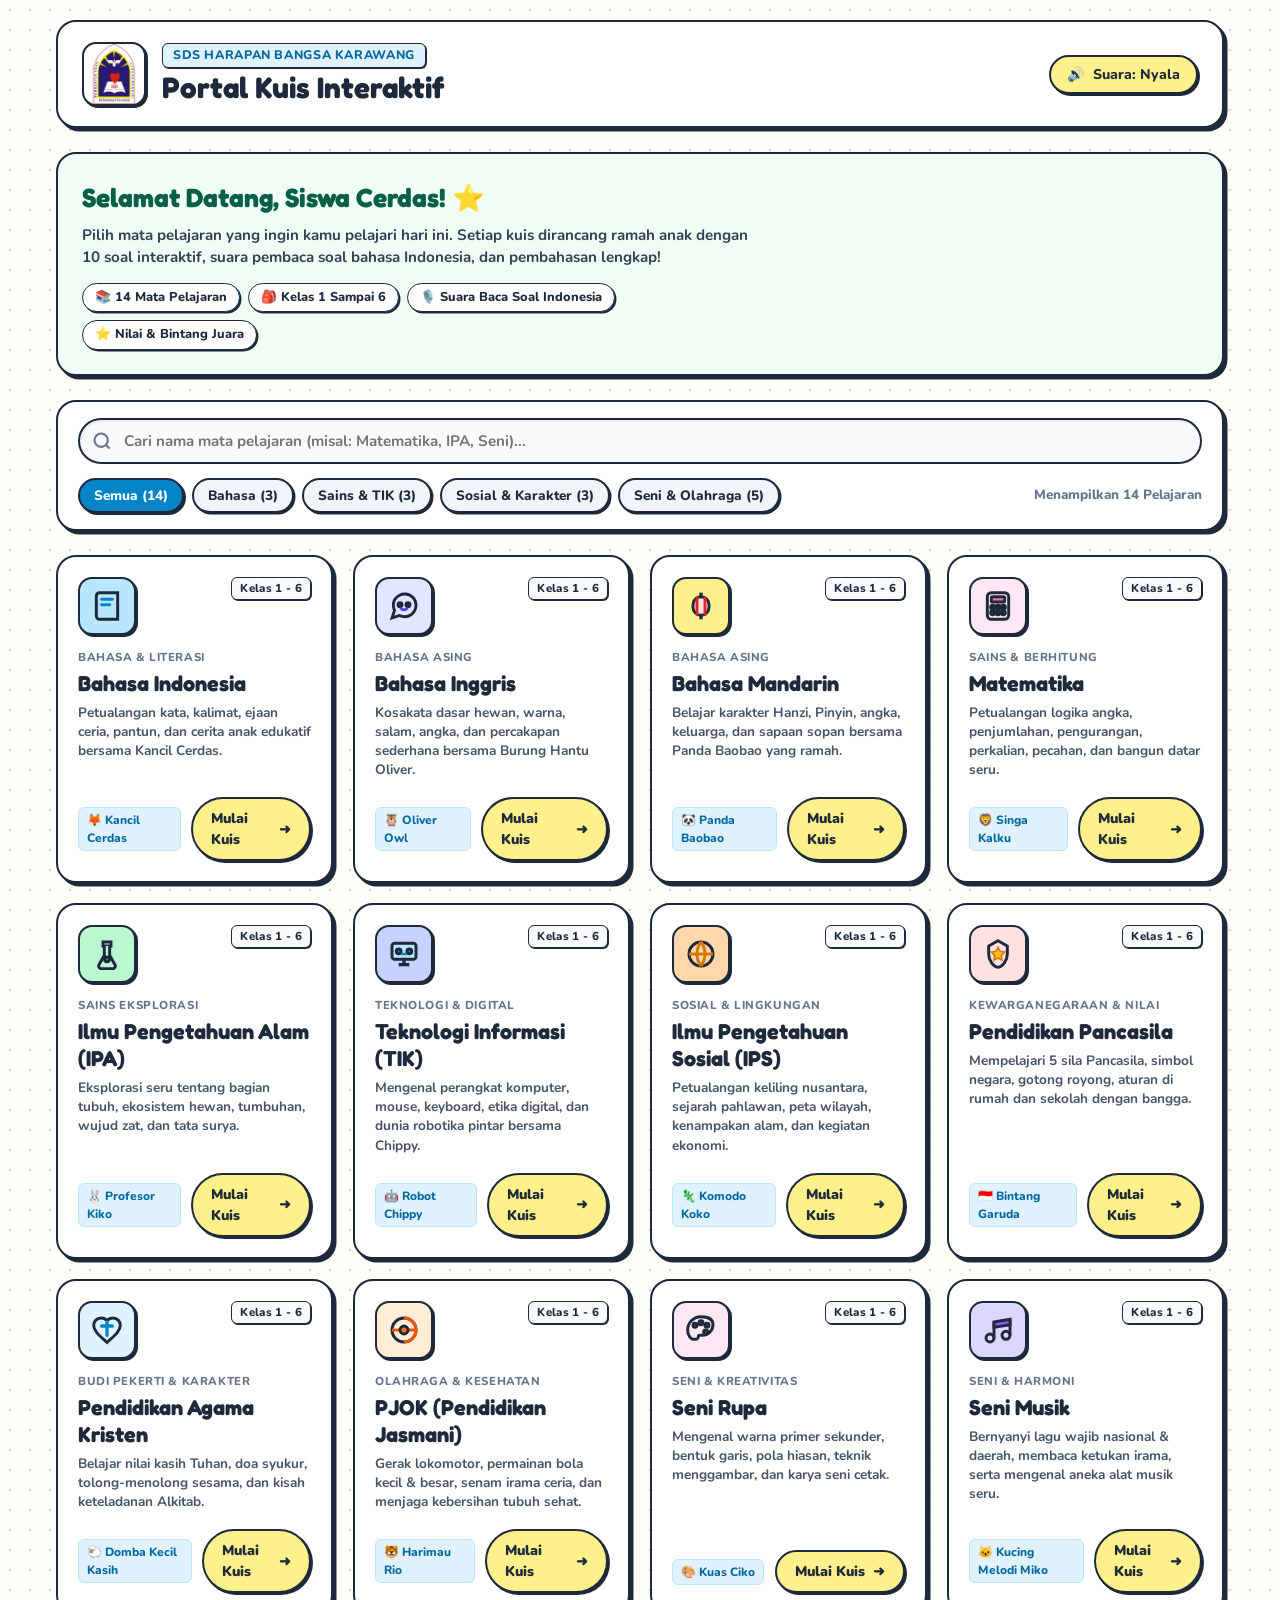
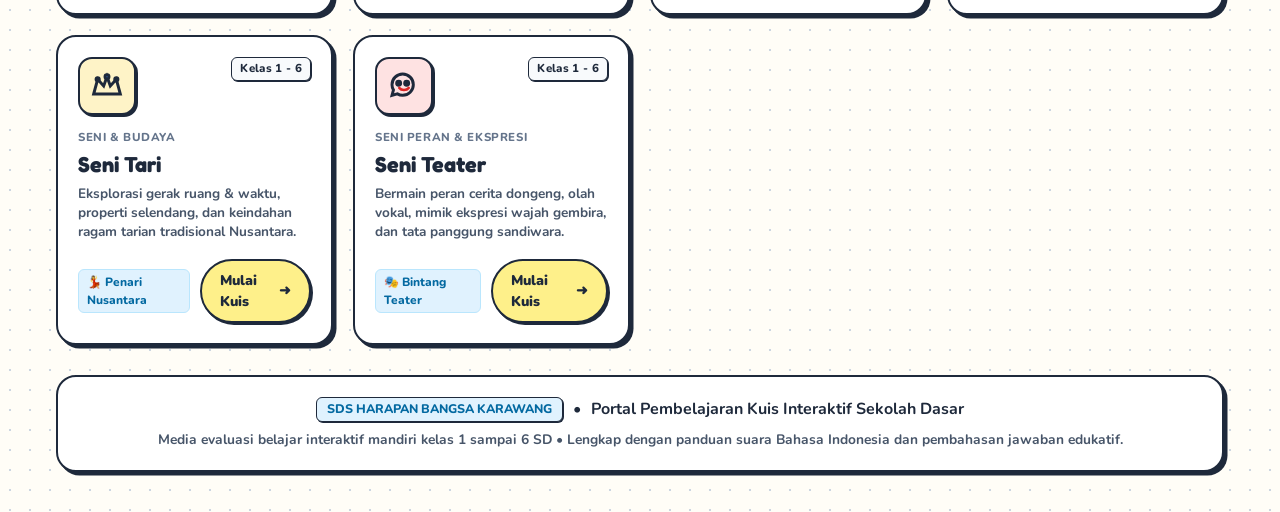
<file: index.html>
<!DOCTYPE html>
<html lang="id">
<head>
  <meta charset="UTF-8">
  <meta name="viewport" content="width=device-width, initial-scale=1.0">
  <title>Portal Kuis Interaktif SD - SDS HARAPAN BANGSA KARAWANG</title>
  <link rel="icon" type="image/jpeg" href="LOGO SD HB.jpeg">

  <!-- Font Ramah Anak: Fredoka (Display Comic) & Nunito (Body Teks Jelas) -->
  <link rel="preconnect" href="https://fonts.googleapis.com">
  <link rel="preconnect" href="https://fonts.gstatic.com" crossorigin>
  <link href="https://fonts.googleapis.com/css2?family=Fredoka:wght@500;600;700;800&family=Nunito:wght@600;700;800;900&display=swap" rel="stylesheet">

  <style>
    :root {
      --ink: #1E293B;
      --bg-cream: #FFFDF7;
      --card-bg: #FFFFFF;
      --primary-blue: #0284C7;
      --primary-blue-dark: #0369A1;
      --badge-bg: #E0F2FE;
      --accent-yellow: #FEF08A;
      --accent-orange: #F97316;
      --accent-green: #10B981;
      --accent-pink: #EC4899;
      --accent-purple: #8B5CF6;
      --border-thick: 2.5px solid var(--ink);
      --shadow-comic: 3.5px 3.5px 0 var(--ink);
      --shadow-hover: 5px 5px 0 var(--ink);
      --shadow-active: 1px 1px 0 var(--ink);
      --radius-sm: 8px;
      --radius-md: 14px;
      --radius-lg: 20px;
      --radius-full: 9999px;
      --font-display: 'Fredoka', 'Comic Sans MS', cursive, sans-serif;
      --font-body: 'Nunito', -apple-system, BlinkMacSystemFont, "Segoe UI", Roboto, sans-serif;
    }

    *, *::before, *::after {
      box-sizing: border-box;
      margin: 0;
      padding: 0;
    }

    body {
      background-color: var(--bg-cream);
      background-image: radial-gradient(#CBD5E1 1px, transparent 1px);
      background-size: 20px 20px;
      font-family: var(--font-body);
      color: var(--ink);
      min-height: 100vh;
      display: flex;
      flex-direction: column;
      overflow-x: hidden;
      line-height: 1.5;
    }

    /* SKIP LINK ACCESSIBILITY */
    .skip-link {
      position: absolute;
      top: -60px;
      left: 16px;
      background: var(--accent-yellow);
      color: var(--ink);
      padding: 10px 16px;
      border: var(--border-thick);
      border-radius: var(--radius-sm);
      font-weight: 800;
      z-index: 9999;
      transition: top 0.2s ease;
      text-decoration: none;
    }
    .skip-link:focus {
      top: 16px;
    }

    /* CONTAINER UTAMA */
    .app-container {
      width: 100%;
      max-width: 1200px;
      margin: 0 auto;
      padding: 20px 16px 40px;
      flex: 1;
      display: flex;
      flex-direction: column;
    }

    /* HEADER & IDENTITAS SEKOLAH */
    .main-header {
      background-color: var(--card-bg);
      border: var(--border-thick);
      border-radius: var(--radius-lg);
      box-shadow: var(--shadow-comic);
      padding: 20px 24px;
      margin-bottom: 24px;
      display: flex;
      align-items: center;
      justify-content: space-between;
      gap: 16px;
      flex-wrap: wrap;
    }

    .school-brand {
      display: flex;
      align-items: center;
      gap: 16px;
    }

    .school-logo-frame {
      width: 64px;
      height: 64px;
      background: #FFFFFF;
      border: var(--border-thick);
      border-radius: 14px;
      box-shadow: 2px 2px 0 var(--ink);
      overflow: hidden;
      display: flex;
      align-items: center;
      justify-content: center;
      flex-shrink: 0;
      transition: transform 0.25s cubic-bezier(0.34, 1.56, 0.64, 1);
    }
    .school-logo-frame:hover {
      transform: scale(1.08) rotate(-3deg);
    }
    .school-logo-frame img {
      width: 100%;
      height: 100%;
      object-fit: contain;
    }

    .school-text-wrap {
      display: flex;
      flex-direction: column;
      gap: 2px;
    }

    .school-badge {
      display: inline-flex;
      align-items: center;
      gap: 6px;
      font-size: 0.78rem;
      font-weight: 800;
      letter-spacing: 0.05em;
      color: var(--primary-blue-dark);
      background: var(--badge-bg);
      border: 1.5px solid var(--ink);
      border-radius: 6px;
      padding: 2px 10px;
      width: fit-content;
      text-transform: uppercase;
      box-shadow: 1px 1px 0 var(--ink);
    }

    .site-main-title {
      font-family: var(--font-display);
      font-size: clamp(1.4rem, 3.5vw, 1.85rem);
      font-weight: 800;
      color: var(--ink);
      line-height: 1.2;
    }

    .header-sound-btn {
      display: inline-flex;
      align-items: center;
      gap: 8px;
      background: var(--accent-yellow);
      border: var(--border-thick);
      border-radius: var(--radius-full);
      box-shadow: 2px 2px 0 var(--ink);
      padding: 8px 16px;
      font-family: var(--font-body);
      font-size: 0.88rem;
      font-weight: 800;
      cursor: pointer;
      color: var(--ink);
      transition: all 0.15s ease;
    }
    .header-sound-btn:hover {
      transform: translateY(-2px);
      box-shadow: 3px 3px 0 var(--ink);
      background: #FDE047;
    }
    .header-sound-btn:active {
      transform: translateY(1px);
      box-shadow: 1px 1px 0 var(--ink);
    }

    /* HERO BANNER */
    .hero-banner {
      background: #F0FDF4;
      border: var(--border-thick);
      border-radius: var(--radius-lg);
      box-shadow: var(--shadow-comic);
      padding: 24px;
      margin-bottom: 24px;
      display: flex;
      align-items: center;
      justify-content: space-between;
      gap: 20px;
      position: relative;
      overflow: hidden;
    }

    .hero-content {
      max-width: 680px;
      position: relative;
      z-index: 2;
    }

    .hero-content h2 {
      font-family: var(--font-display);
      font-size: clamp(1.25rem, 3vw, 1.65rem);
      font-weight: 800;
      color: #065F46;
      margin-bottom: 6px;
    }

    .hero-content p {
      font-size: 0.95rem;
      font-weight: 700;
      color: #334155;
      margin-bottom: 14px;
    }

    .hero-pills {
      display: flex;
      flex-wrap: wrap;
      gap: 8px;
    }

    .hero-pill {
      display: inline-flex;
      align-items: center;
      gap: 6px;
      font-size: 0.8rem;
      font-weight: 800;
      padding: 4px 12px;
      border-radius: var(--radius-full);
      border: 1.5px solid var(--ink);
      background: #FFFFFF;
      box-shadow: 1.5px 1.5px 0 var(--ink);
    }

    /* FILTER & PENCARIAN */
    .controls-panel {
      background: #FFFFFF;
      border: var(--border-thick);
      border-radius: var(--radius-lg);
      box-shadow: var(--shadow-comic);
      padding: 16px 20px;
      margin-bottom: 24px;
      display: flex;
      flex-direction: column;
      gap: 14px;
    }

    .search-row {
      display: flex;
      gap: 12px;
      align-items: center;
      flex-wrap: wrap;
    }

    .search-input-wrap {
      flex: 1;
      min-width: 240px;
      position: relative;
      display: flex;
      align-items: center;
    }

    .search-icon {
      position: absolute;
      left: 14px;
      width: 20px;
      height: 20px;
      color: #64748B;
      pointer-events: none;
    }

    .search-input {
      width: 100%;
      height: 46px;
      padding: 0 42px 0 44px;
      border: var(--border-thick);
      border-radius: var(--radius-full);
      font-family: var(--font-body);
      font-size: 0.95rem;
      font-weight: 700;
      color: var(--ink);
      background: #F8FAFC;
      box-shadow: inset 2px 2px 0 rgba(0, 0, 0, 0.05);
      transition: all 0.2s ease;
    }
    .search-input:focus {
      outline: none;
      background: #FFFFFF;
      border-color: var(--primary-blue);
      box-shadow: 0 0 0 3px #BAE6FD;
    }

    .search-clear-btn {
      position: absolute;
      right: 12px;
      width: 26px;
      height: 26px;
      border: none;
      background: #E2E8F0;
      color: #475569;
      border-radius: 50%;
      font-weight: 800;
      font-size: 14px;
      cursor: pointer;
      display: none;
      align-items: center;
      justify-content: center;
      transition: background 0.15s ease;
    }
    .search-clear-btn:hover {
      background: #CBD5E1;
      color: var(--ink);
    }

    .category-tabs {
      display: flex;
      gap: 8px;
      flex-wrap: wrap;
      align-items: center;
    }

    .filter-tab {
      background: #F1F5F9;
      border: var(--border-thick);
      border-radius: var(--radius-full);
      padding: 6px 14px;
      font-family: var(--font-body);
      font-size: 0.85rem;
      font-weight: 800;
      color: var(--ink);
      cursor: pointer;
      box-shadow: 1.5px 1.5px 0 var(--ink);
      transition: all 0.15s ease;
    }
    .filter-tab:hover {
      transform: translateY(-1.5px);
      background: #E2E8F0;
      box-shadow: 2.5px 2.5px 0 var(--ink);
    }
    .filter-tab.active {
      background: var(--primary-blue);
      color: #FFFFFF;
      box-shadow: 2px 2px 0 var(--ink);
    }

    .results-count {
      font-size: 0.84rem;
      font-weight: 800;
      color: #64748B;
      margin-left: auto;
    }

    /* GRID KARTU MATA PELAJARAN */
    .subjects-grid {
      display: grid;
      grid-template-columns: repeat(auto-fill, minmax(270px, 1fr));
      gap: 20px;
      margin-bottom: 30px;
    }

    /* KARTU ITEM */
    .subject-card {
      background: var(--card-bg);
      border: var(--border-thick);
      border-radius: var(--radius-lg);
      box-shadow: var(--shadow-comic);
      padding: 20px;
      display: flex;
      flex-direction: column;
      justify-content: space-between;
      position: relative;
      transition: transform 0.2s cubic-bezier(0.34, 1.56, 0.64, 1), box-shadow 0.2s ease;
    }
    .subject-card:hover {
      transform: translateY(-4px);
      box-shadow: var(--shadow-hover);
    }

    .card-top {
      display: flex;
      align-items: flex-start;
      justify-content: space-between;
      margin-bottom: 14px;
    }

    .subject-icon-box {
      width: 58px;
      height: 58px;
      border-radius: var(--radius-md);
      border: var(--border-thick);
      box-shadow: 2px 2px 0 var(--ink);
      display: flex;
      align-items: center;
      justify-content: center;
      flex-shrink: 0;
      transition: transform 0.25s cubic-bezier(0.34, 1.56, 0.64, 1);
    }
    .subject-card:hover .subject-icon-box {
      transform: scale(1.1) rotate(-4deg);
    }
    .subject-icon-box svg {
      width: 32px;
      height: 32px;
    }

    .grade-badge {
      font-size: 0.72rem;
      font-weight: 800;
      letter-spacing: 0.03em;
      border: 1.5px solid var(--ink);
      border-radius: 6px;
      padding: 2px 8px;
      background: #F8FAFC;
      box-shadow: 1px 1px 0 var(--ink);
    }

    .card-middle {
      flex: 1;
      margin-bottom: 18px;
    }

    .subject-category-tag {
      font-size: 0.72rem;
      font-weight: 800;
      text-transform: uppercase;
      letter-spacing: 0.05em;
      color: #64748B;
      margin-bottom: 4px;
    }

    .subject-title {
      font-family: var(--font-display);
      font-size: 1.35rem;
      font-weight: 800;
      line-height: 1.25;
      color: var(--ink);
      margin-bottom: 6px;
    }

    .subject-desc {
      font-size: 0.85rem;
      font-weight: 700;
      color: #475569;
      line-height: 1.4;
    }

    .card-footer {
      display: flex;
      align-items: center;
      justify-content: space-between;
      gap: 10px;
    }

    .mascot-tag {
      font-size: 0.75rem;
      font-weight: 800;
      color: #0369A1;
      background: #E0F2FE;
      border: 1px solid #BAE6FD;
      padding: 3px 8px;
      border-radius: 6px;
      display: inline-flex;
      align-items: center;
      gap: 4px;
    }

    .btn-quiz-action {
      display: inline-flex;
      align-items: center;
      justify-content: center;
      gap: 8px;
      padding: 9px 18px;
      border: var(--border-thick);
      border-radius: var(--radius-full);
      box-shadow: 2px 2px 0 var(--ink);
      font-family: var(--font-body);
      font-size: 0.88rem;
      font-weight: 900;
      color: var(--ink);
      text-decoration: none;
      cursor: pointer;
      transition: all 0.15s ease;
      background-color: var(--accent-yellow);
    }
    .btn-quiz-action:hover {
      transform: translateY(-2px);
      box-shadow: 3px 3px 0 var(--ink);
      background-color: #FDE047;
    }
    .btn-quiz-action:active {
      transform: translateY(1px);
      box-shadow: 1px 1px 0 var(--ink);
    }

    /* TEMA WARNA AKSEN MASING-MASING MAPEL */
    .theme-mandarin { --bg-icon: #FEF08A; }
    .theme-indonesia { --bg-icon: #BAE6FD; }
    .theme-inggris { --bg-icon: #E0E7FF; }
    .theme-ipa { --bg-icon: #BBF7D0; }
    .theme-ips { --bg-icon: #FED7AA; }
    .theme-matematika { --bg-icon: #FCE7F3; }
    .theme-kristen { --bg-icon: #E0F2FE; }
    .theme-pancasila { --bg-icon: #FEE2E2; }
    .theme-pjok { --bg-icon: #FFEDD5; }
    .theme-musik { --bg-icon: #DDD6FE; }
    .theme-rupa { --bg-icon: #FCE7F3; }
    .theme-tari { --bg-icon: #FEF3C7; }
    .theme-teater { --bg-icon: #FEE2E2; }
    .theme-tik { --bg-icon: #C7D2FE; }

    .subject-icon-box {
      background-color: var(--bg-icon, #FEF08A);
    }

    /* EMPTY STATE */
    .empty-search-state {
      grid-column: 1 / -1;
      background: #FFFFFF;
      border: var(--border-thick);
      border-radius: var(--radius-lg);
      box-shadow: var(--shadow-comic);
      padding: 40px 20px;
      text-align: center;
      display: none;
    }
    .empty-search-state.show {
      display: block;
    }
    .empty-icon {
      font-size: 3rem;
      margin-bottom: 12px;
    }
    .empty-title {
      font-family: var(--font-display);
      font-size: 1.3rem;
      font-weight: 800;
      color: var(--ink);
      margin-bottom: 6px;
    }
    .empty-desc {
      font-size: 0.9rem;
      color: #64748B;
      font-weight: 700;
      margin-bottom: 16px;
    }
    .btn-reset-search {
      background: var(--accent-yellow);
      border: var(--border-thick);
      border-radius: var(--radius-full);
      box-shadow: 2px 2px 0 var(--ink);
      padding: 8px 18px;
      font-family: var(--font-body);
      font-size: 0.88rem;
      font-weight: 800;
      cursor: pointer;
    }

    /* FOOTER */
    .site-footer {
      margin-top: auto;
      background: #FFFFFF;
      border: var(--border-thick);
      border-radius: var(--radius-lg);
      box-shadow: var(--shadow-comic);
      padding: 20px 24px;
      text-align: center;
    }

    .footer-school-brand {
      display: flex;
      align-items: center;
      justify-content: center;
      gap: 10px;
      margin-bottom: 8px;
      flex-wrap: wrap;
    }

    .footer-school-badge {
      font-size: 0.78rem;
      font-weight: 800;
      color: #0369A1;
      background: #E0F2FE;
      border: 1.5px solid var(--ink);
      border-radius: 6px;
      padding: 2px 10px;
      box-shadow: 1px 1px 0 var(--ink);
    }

    .footer-desc {
      font-size: 0.86rem;
      font-weight: 700;
      color: #475569;
    }

    /* RESPONSIVE */
    @media (max-width: 640px) {
      .main-header {
        padding: 16px;
      }
      .school-brand {
        gap: 12px;
      }
      .school-logo-frame {
        width: 52px;
        height: 52px;
      }
      .hero-banner {
        padding: 18px;
      }
      .subjects-grid {
        grid-template-columns: 1fr;
        gap: 16px;
      }
      .results-count {
        margin-left: 0;
        width: 100%;
      }
    }
  </style>
</head>
<body>

  <!-- SKIP LINK ACCESSIBILITY -->
  <a href="#subjects-container" class="skip-link">Loncat ke Daftar Mata Pelajaran</a>

  <div class="app-container">

    <!-- HEADER & IDENTITAS SEKOLAH -->
    <header class="main-header" role="banner">
      <div class="school-brand">
        <div class="school-logo-frame">
          <img src="LOGO SD HB.jpeg" alt="Logo SDS HARAPAN BANGSA KARAWANG" width="64" height="64">
        </div>
        <div class="school-text-wrap">
          <div class="school-badge">SDS HARAPAN BANGSA KARAWANG</div>
          <h1 class="site-main-title">Portal Kuis Interaktif</h1>
        </div>
      </div>

      <button id="btn-sound-toggle" class="header-sound-btn" type="button" aria-pressed="true" aria-label="Nyalakan atau matikan efek suara">
        <span id="sound-icon">🔊</span>
        <span id="sound-label">Suara: Nyala</span>
      </button>
    </header>

    <!-- HERO BANNER INFORMASI -->
    <section class="hero-banner" aria-labelledby="hero-heading">
      <div class="hero-content">
        <h2 id="hero-heading">Selamat Datang, Siswa Cerdas! ⭐</h2>
        <p>Pilih mata pelajaran yang ingin kamu pelajari hari ini. Setiap kuis dirancang ramah anak dengan 10 soal interaktif, suara pembaca soal bahasa Indonesia, dan pembahasan lengkap!</p>
        <div class="hero-pills">
          <span class="hero-pill">📚 14 Mata Pelajaran</span>
          <span class="hero-pill">🎒 Kelas 1 Sampai 6</span>
          <span class="hero-pill">🎙️ Suara Baca Soal Indonesia</span>
          <span class="hero-pill">⭐ Nilai & Bintang Juara</span>
        </div>
      </div>
    </section>

    <!-- KONTROL PENCARIAN & KATEGORI -->
    <section class="controls-panel" aria-label="Pencarian dan Filter Mata Pelajaran">
      <div class="search-row">
        <div class="search-input-wrap">
          <svg class="search-icon" viewBox="0 0 24 24" fill="none" stroke="currentColor" stroke-width="2.5" aria-hidden="true">
            <circle cx="11" cy="11" r="8"></circle>
            <line x1="21" y1="21" x2="16.65" y2="16.65"></line>
          </svg>
          <input type="search" id="subject-search" class="search-input" placeholder="Cari nama mata pelajaran (misal: Matematika, IPA, Seni)..." aria-label="Cari mata pelajaran">
          <button id="search-clear" class="search-clear-btn" type="button" aria-label="Hapus kata kunci pencarian">&times;</button>
        </div>
      </div>

      <div class="category-tabs" role="tablist" aria-label="Filter Kategori Mata Pelajaran">
        <button class="filter-tab active" data-category="all" role="tab" aria-selected="true" type="button">Semua (14)</button>
        <button class="filter-tab" data-category="bahasa" role="tab" aria-selected="false" type="button">Bahasa (3)</button>
        <button class="filter-tab" data-category="sains-tek" role="tab" aria-selected="false" type="button">Sains & TIK (3)</button>
        <button class="filter-tab" data-category="sosial-budi" role="tab" aria-selected="false" type="button">Sosial & Karakter (3)</button>
        <button class="filter-tab" data-category="seni-pjok" role="tab" aria-selected="false" type="button">Seni & Olahraga (5)</button>
        <span id="results-count" class="results-count">Menampilkan 14 Pelajaran</span>
      </div>
    </section>

    <!-- GRID 14 MATA PELAJARAN -->
    <main id="subjects-container" class="subjects-grid" role="region" aria-label="Daftar Mata Pelajaran">

      <!-- 1. BAHASA INDONESIA -->
      <article class="subject-card theme-indonesia" data-category="bahasa" data-title="Bahasa Indonesia kata cerita kancil membaca menulis ejaan">
        <div class="card-top">
          <div class="subject-icon-box" aria-hidden="true">
            <!-- Icon Buku & Pena -->
            <svg viewBox="0 0 24 24" fill="none" stroke="#1E293B" stroke-width="2.2">
              <path d="M4 19.5A2.5 2.5 0 0 1 6.5 17H20" stroke-linecap="round"/>
              <path d="M6.5 2H20v20H6.5A2.5 2.5 0 0 1 4 19.5v-15A2.5 2.5 0 0 1 6.5 2z" fill="#BAE6FD"/>
              <line x1="8" y1="7" x2="16" y2="7" stroke="#0284C7" stroke-linecap="round"/>
              <line x1="8" y1="11" x2="14" y2="11" stroke="#0284C7" stroke-linecap="round"/>
            </svg>
          </div>
          <span class="grade-badge">Kelas 1 - 6</span>
        </div>
        <div class="card-middle">
          <div class="subject-category-tag">Bahasa & Literasi</div>
          <h3 class="subject-title">Bahasa Indonesia</h3>
          <p class="subject-desc">Petualangan kata, kalimat, ejaan ceria, pantun, dan cerita anak edukatif bersama Kancil Cerdas.</p>
        </div>
        <div class="card-footer">
          <span class="mascot-tag">🦊 Kancil Cerdas</span>
          <a href="BahasaIndonesia/index.html" class="btn-quiz-action">Mulai Kuis <span>➜</span></a>
        </div>
      </article>

      <!-- 2. BAHASA INGGRIS -->
      <article class="subject-card theme-inggris" data-category="bahasa" data-title="Bahasa Inggris English words vocabulary grammar animal oliver owl">
        <div class="card-top">
          <div class="subject-icon-box" aria-hidden="true">
            <!-- Icon English Owl / Dialog -->
            <svg viewBox="0 0 24 24" fill="none" stroke="#1E293B" stroke-width="2.2">
              <path d="M21 11.5a8.38 8.38 0 0 1-.9 3.8 8.5 8.5 0 0 1-7.6 4.7 8.38 8.38 0 0 1-3.8-.9L3 21l1.9-5.7a8.38 8.38 0 0 1-.9-3.8 8.5 8.5 0 0 1 4.7-7.6 8.38 8.38 0 0 1 3.8-.9h.5a8.48 8.48 0 0 1 8 8v.5z" fill="#E0E7FF"/>
              <circle cx="9" cy="11" r="1.5" fill="#4F46E5"/>
              <circle cx="15" cy="11" r="1.5" fill="#4F46E5"/>
              <path d="M10 14c1 1 3 1 4 0" stroke="#4F46E5" stroke-linecap="round"/>
            </svg>
          </div>
          <span class="grade-badge">Kelas 1 - 6</span>
        </div>
        <div class="card-middle">
          <div class="subject-category-tag">Bahasa Asing</div>
          <h3 class="subject-title">Bahasa Inggris</h3>
          <p class="subject-desc">Kosakata dasar hewan, warna, salam, angka, dan percakapan sederhana bersama Burung Hantu Oliver.</p>
        </div>
        <div class="card-footer">
          <span class="mascot-tag">🦉 Oliver Owl</span>
          <a href="BahasaInggris/index.html" class="btn-quiz-action">Mulai Kuis <span>➜</span></a>
        </div>
      </article>

      <!-- 3. BAHASA MANDARIN -->
      <article class="subject-card theme-mandarin" data-category="bahasa" data-title="Bahasa Mandarin Chinese pinyin hanzi baobao panda karakter lampion">
        <div class="card-top">
          <div class="subject-icon-box" aria-hidden="true">
            <!-- Icon Lampion / Karakter Hanzi -->
            <svg viewBox="0 0 24 24" fill="none" stroke="#1E293B" stroke-width="2.2">
              <rect x="6" y="5" width="12" height="14" rx="6" fill="#FEE2E2"/>
              <line x1="12" y1="2" x2="12" y2="5" stroke-width="2.5"/>
              <line x1="12" y1="19" x2="12" y2="22" stroke-width="2.5"/>
              <line x1="9" y1="5" x2="9" y2="19" stroke="#DC2626"/>
              <line x1="15" y1="5" x2="15" y2="19" stroke="#DC2626"/>
            </svg>
          </div>
          <span class="grade-badge">Kelas 1 - 6</span>
        </div>
        <div class="card-middle">
          <div class="subject-category-tag">Bahasa Asing</div>
          <h3 class="subject-title">Bahasa Mandarin</h3>
          <p class="subject-desc">Belajar karakter Hanzi, Pinyin, angka, keluarga, dan sapaan sopan bersama Panda Baobao yang ramah.</p>
        </div>
        <div class="card-footer">
          <span class="mascot-tag">🐼 Panda Baobao</span>
          <a href="BahasaMandarin/index.html" class="btn-quiz-action">Mulai Kuis <span>➜</span></a>
        </div>
      </article>

      <!-- 4. MATEMATIKA -->
      <article class="subject-card theme-matematika" data-category="sains-tek" data-title="Matematika hitung angka tambah kurang kali bagi pecahan geometri singa kalku">
        <div class="card-top">
          <div class="subject-icon-box" aria-hidden="true">
            <!-- Icon Kalkulator / Angka Matematika -->
            <svg viewBox="0 0 24 24" fill="none" stroke="#1E293B" stroke-width="2.2">
              <rect x="4" y="2" width="16" height="20" rx="3" fill="#FCE7F3"/>
              <rect x="7" y="5" width="10" height="4" rx="1" fill="#F472B6"/>
              <circle cx="8" cy="13" r="1.5" fill="#1E293B"/>
              <circle cx="12" cy="13" r="1.5" fill="#1E293B"/>
              <circle cx="16" cy="13" r="1.5" fill="#1E293B"/>
              <circle cx="8" cy="17" r="1.5" fill="#1E293B"/>
              <circle cx="12" cy="17" r="1.5" fill="#1E293B"/>
              <circle cx="16" cy="17" r="1.5" fill="#1E293B"/>
            </svg>
          </div>
          <span class="grade-badge">Kelas 1 - 6</span>
        </div>
        <div class="card-middle">
          <div class="subject-category-tag">Sains & Berhitung</div>
          <h3 class="subject-title">Matematika</h3>
          <p class="subject-desc">Petualangan logika angka, penjumlahan, pengurangan, perkalian, pecahan, dan bangun datar seru.</p>
        </div>
        <div class="card-footer">
          <span class="mascot-tag">🦁 Singa Kalku</span>
          <a href="Matematika/index.html" class="btn-quiz-action">Mulai Kuis <span>➜</span></a>
        </div>
      </article>

      <!-- 5. IPA -->
      <article class="subject-card theme-ipa" data-category="sains-tek" data-title="IPA Ilmu Pengetahuan Alam sains hewan tumbuhan energi tata surya profesor kiko">
        <div class="card-top">
          <div class="subject-icon-box" aria-hidden="true">
            <!-- Icon Mikroskop / Tabung Reaksi -->
            <svg viewBox="0 0 24 24" fill="none" stroke="#1E293B" stroke-width="2.2">
              <path d="M9 3h6v3H9z" fill="#E2E8F0"/>
              <path d="M10 6v7l-4 7a2 2 0 0 0 1.7 3h8.6a2 2 0 0 0 1.7-3l-4-7V6" fill="#BBF7D0"/>
              <circle cx="12" cy="16" r="1.8" fill="#10B981"/>
            </svg>
          </div>
          <span class="grade-badge">Kelas 1 - 6</span>
        </div>
        <div class="card-middle">
          <div class="subject-category-tag">Sains Eksplorasi</div>
          <h3 class="subject-title">Ilmu Pengetahuan Alam (IPA)</h3>
          <p class="subject-desc">Eksplorasi seru tentang bagian tubuh, ekosistem hewan, tumbuhan, wujud zat, dan tata surya.</p>
        </div>
        <div class="card-footer">
          <span class="mascot-tag">🐰 Profesor Kiko</span>
          <a href="IPA/index.html" class="btn-quiz-action">Mulai Kuis <span>➜</span></a>
        </div>
      </article>

      <!-- 6. TIK -->
      <article class="subject-card theme-tik" data-category="sains-tek" data-title="TIK Teknologi Informasi Komunikasi komputer robot chip perangkat internet chippy">
        <div class="card-top">
          <div class="subject-icon-box" aria-hidden="true">
            <!-- Icon Monitor & Robot Chippy -->
            <svg viewBox="0 0 24 24" fill="none" stroke="#1E293B" stroke-width="2.2">
              <rect x="3" y="4" width="18" height="12" rx="2" fill="#BAE6FD"/>
              <line x1="8" y1="20" x2="16" y2="20" stroke-width="2.5"/>
              <line x1="12" y1="16" x2="12" y2="20" stroke-width="2.5"/>
              <circle cx="8" cy="10" r="1.8" fill="#0284C7"/>
              <circle cx="16" cy="10" r="1.8" fill="#0284C7"/>
              <line x1="10" y1="12" x2="14" y2="12" stroke="#0284C7" stroke-width="1.8"/>
            </svg>
          </div>
          <span class="grade-badge">Kelas 1 - 6</span>
        </div>
        <div class="card-middle">
          <div class="subject-category-tag">Teknologi & Digital</div>
          <h3 class="subject-title">Teknologi Informasi (TIK)</h3>
          <p class="subject-desc">Mengenal perangkat komputer, mouse, keyboard, etika digital, dan dunia robotika pintar bersama Chippy.</p>
        </div>
        <div class="card-footer">
          <span class="mascot-tag">🤖 Robot Chippy</span>
          <a href="TIK/index.html" class="btn-quiz-action">Mulai Kuis <span>➜</span></a>
        </div>
      </article>

      <!-- 7. IPS -->
      <article class="subject-card theme-ips" data-category="sosial-budi" data-title="IPS Ilmu Pengetahuan Sosial sejarah peta geografi pahlawan nusantara komodo koko">
        <div class="card-top">
          <div class="subject-icon-box" aria-hidden="true">
            <!-- Icon Globe / Peta Nusantara -->
            <svg viewBox="0 0 24 24" fill="none" stroke="#1E293B" stroke-width="2.2">
              <circle cx="12" cy="12" r="9" fill="#FED7AA"/>
              <line x1="3" y1="12" x2="21" y2="12" stroke="#D97706"/>
              <path d="M12 3a15 15 0 0 1 0 18" stroke="#D97706"/>
              <path d="M12 3a15 15 0 0 0 0 18" stroke="#D97706"/>
            </svg>
          </div>
          <span class="grade-badge">Kelas 1 - 6</span>
        </div>
        <div class="card-middle">
          <div class="subject-category-tag">Sosial & Lingkungan</div>
          <h3 class="subject-title">Ilmu Pengetahuan Sosial (IPS)</h3>
          <p class="subject-desc">Petualangan keliling nusantara, sejarah pahlawan, peta wilayah, kenampakan alam, dan kegiatan ekonomi.</p>
        </div>
        <div class="card-footer">
          <span class="mascot-tag">🦎 Komodo Koko</span>
          <a href="IPS/index.html" class="btn-quiz-action">Mulai Kuis <span>➜</span></a>
        </div>
      </article>

      <!-- 8. PENDIDIKAN PANCASILA -->
      <article class="subject-card theme-pancasila" data-category="sosial-budi" data-title="Pendidikan Pancasila pkn sila garuda toleransi gotong royong hukum hak kewajiban">
        <div class="card-top">
          <div class="subject-icon-box" aria-hidden="true">
            <!-- Icon Bintang Garuda / Perisai Pancasila -->
            <svg viewBox="0 0 24 24" fill="none" stroke="#1E293B" stroke-width="2.2">
              <path d="M12 2l7 4v6c0 5-3.5 9.5-7 10-3.5-.5-7-5-7-10V6l7-4z" fill="#FEE2E2"/>
              <polygon points="12 7 13.5 10 17 10.5 14.5 13 15 16.5 12 15 9 16.5 9.5 13 7 10.5 10.5 10" fill="#FBBF24" stroke="#D97706" stroke-width="1.2"/>
            </svg>
          </div>
          <span class="grade-badge">Kelas 1 - 6</span>
        </div>
        <div class="card-middle">
          <div class="subject-category-tag">Kewarganegaraan & Nilai</div>
          <h3 class="subject-title">Pendidikan Pancasila</h3>
          <p class="subject-desc">Mempelajari 5 sila Pancasila, simbol negara, gotong royong, aturan di rumah dan sekolah dengan bangga.</p>
        </div>
        <div class="card-footer">
          <span class="mascot-tag">🇮🇩 Bintang Garuda</span>
          <a href="PendidikanPancasila/index.html" class="btn-quiz-action">Mulai Kuis <span>➜</span></a>
        </div>
      </article>

      <!-- 9. PENDIDIKAN AGAMA KRISTEN -->
      <article class="subject-card theme-kristen" data-category="sosial-budi" data-title="Pendidikan Agama Kristen alkitab kasih kebaikan doa nilai moral domba">
        <div class="card-top">
          <div class="subject-icon-box" aria-hidden="true">
            <!-- Icon Salib & Kasih Hati -->
            <svg viewBox="0 0 24 24" fill="none" stroke="#1E293B" stroke-width="2.2">
              <path d="M12 21.35l-1.45-1.32C5.4 15.36 2 12.28 2 8.5 2 5.42 4.42 3 7.5 3c1.74 0 3.41.81 4.5 2.09C13.09 3.81 14.76 3 16.5 3 19.58 3 22 5.42 22 8.5c0 3.78-3.4 6.86-8.55 11.54L12 21.35z" fill="#E0F2FE"/>
              <line x1="12" y1="6" x2="12" y2="16" stroke="#0284C7" stroke-width="2.5" stroke-linecap="round"/>
              <line x1="8" y1="9" x2="16" y2="9" stroke="#0284C7" stroke-width="2.5" stroke-linecap="round"/>
            </svg>
          </div>
          <span class="grade-badge">Kelas 1 - 6</span>
        </div>
        <div class="card-middle">
          <div class="subject-category-tag">Budi Pekerti & Karakter</div>
          <h3 class="subject-title">Pendidikan Agama Kristen</h3>
          <p class="subject-desc">Belajar nilai kasih Tuhan, doa syukur, tolong-menolong sesama, dan kisah keteladanan Alkitab.</p>
        </div>
        <div class="card-footer">
          <span class="mascot-tag">🐑 Domba Kecil Kasih</span>
          <a href="PendidikanAgamaKristen/index.html" class="btn-quiz-action">Mulai Kuis <span>➜</span></a>
        </div>
      </article>

      <!-- 10. PJOK -->
      <article class="subject-card theme-pjok" data-category="seni-pjok" data-title="PJOK Olahraga jasmani senam lari bola renang kesehatan tubuh harimau rio">
        <div class="card-top">
          <div class="subject-icon-box" aria-hidden="true">
            <!-- Icon Bola & Medali PJOK -->
            <svg viewBox="0 0 24 24" fill="none" stroke="#1E293B" stroke-width="2.2">
              <circle cx="12" cy="12" r="9" fill="#FFEDD5"/>
              <path d="M12 3a9 9 0 0 1 0 18" stroke="#EA580C"/>
              <path d="M3 12h18" stroke="#EA580C"/>
              <circle cx="12" cy="12" r="3" fill="#F97316"/>
            </svg>
          </div>
          <span class="grade-badge">Kelas 1 - 6</span>
        </div>
        <div class="card-middle">
          <div class="subject-category-tag">Olahraga & Kesehatan</div>
          <h3 class="subject-title">PJOK (Pendidikan Jasmani)</h3>
          <p class="subject-desc">Gerak lokomotor, permainan bola kecil & besar, senam irama ceria, dan menjaga kebersihan tubuh sehat.</p>
        </div>
        <div class="card-footer">
          <span class="mascot-tag">🐯 Harimau Rio</span>
          <a href="PJOK/index.html" class="btn-quiz-action">Mulai Kuis <span>➜</span></a>
        </div>
      </article>

      <!-- 11. SENI RUPA -->
      <article class="subject-card theme-rupa" data-category="seni-pjok" data-title="Seni Rupa gambar warna kuas lukis palet krayon ciko kanvas garis bentuk">
        <div class="card-top">
          <div class="subject-icon-box" aria-hidden="true">
            <!-- Icon Palet Seni Rupa -->
            <svg viewBox="0 0 24 24" fill="none" stroke="#1E293B" stroke-width="2.2">
              <path d="M12 2C6.5 2 2 6.5 2 12c0 2.5 1 4.8 2.7 6.4.4.4 1 .6 1.6.6H8c1.1 0 2-.9 2-2 0-.6.5-1 1-1h2c4.4 0 8-3.6 8-8 0-4.4-3.6-6-9-6z" fill="#FCE7F3"/>
              <circle cx="7.5" cy="8.5" r="1.5" fill="#EF4444"/>
              <circle cx="12" cy="6.5" r="1.5" fill="#3B82F6"/>
              <circle cx="16.5" cy="8.5" r="1.5" fill="#10B981"/>
              <circle cx="15.5" cy="13.5" r="1.5" fill="#F59E0B"/>
            </svg>
          </div>
          <span class="grade-badge">Kelas 1 - 6</span>
        </div>
        <div class="card-middle">
          <div class="subject-category-tag">Seni & Kreativitas</div>
          <h3 class="subject-title">Seni Rupa</h3>
          <p class="subject-desc">Mengenal warna primer sekunder, bentuk garis, pola hiasan, teknik menggambar, dan karya seni cetak.</p>
        </div>
        <div class="card-footer">
          <span class="mascot-tag">🎨 Kuas Ciko</span>
          <a href="SeniRupa/index.html" class="btn-quiz-action">Mulai Kuis <span>➜</span></a>
        </div>
      </article>

      <!-- 12. SENI MUSIK -->
      <article class="subject-card theme-musik" data-category="seni-pjok" data-title="Seni Musik nada irama not lagu tempo tangga nada alat musik melodi miko">
        <div class="card-top">
          <div class="subject-icon-box" aria-hidden="true">
            <!-- Icon Not Balok Seni Musik -->
            <svg viewBox="0 0 24 24" fill="none" stroke="#1E293B" stroke-width="2.2">
              <circle cx="6" cy="18" r="3" fill="#DDD6FE"/>
              <circle cx="18" cy="16" r="3" fill="#DDD6FE"/>
              <line x1="9" y1="18" x2="9" y2="6"/>
              <line x1="21" y1="16" x2="21" y2="4"/>
              <polygon points="9,6 21,4 21,8 9,10" fill="#8B5CF6"/>
            </svg>
          </div>
          <span class="grade-badge">Kelas 1 - 6</span>
        </div>
        <div class="card-middle">
          <div class="subject-category-tag">Seni & Harmoni</div>
          <h3 class="subject-title">Seni Musik</h3>
          <p class="subject-desc">Bernyanyi lagu wajib nasional & daerah, membaca ketukan irama, serta mengenal aneka alat musik seru.</p>
        </div>
        <div class="card-footer">
          <span class="mascot-tag">🐱 Kucing Melodi Miko</span>
          <a href="SeniMusik/index.html" class="btn-quiz-action">Mulai Kuis <span>➜</span></a>
        </div>
      </article>

      <!-- 13. SENI TARI -->
      <article class="subject-card theme-tari" data-category="seni-pjok" data-title="Seni Tari gerak irama selendang tari nusantara piring saman kecak jaipong">
        <div class="card-top">
          <div class="subject-icon-box" aria-hidden="true">
            <!-- Icon Mahkota & Selendang Tari -->
            <svg viewBox="0 0 24 24" fill="none" stroke="#1E293B" stroke-width="2.2">
              <path d="M2 18l3-11 4.5 5 2.5-7 2.5 7 4.5-5 3 11H2z" fill="#FEF3C7"/>
              <circle cx="5" cy="7" r="1.2" fill="#EF4444"/>
              <circle cx="12" cy="5" r="1.5" fill="#3B82F6"/>
              <circle cx="19" cy="7" r="1.2" fill="#10B981"/>
            </svg>
          </div>
          <span class="grade-badge">Kelas 1 - 6</span>
        </div>
        <div class="card-middle">
          <div class="subject-category-tag">Seni & Budaya</div>
          <h3 class="subject-title">Seni Tari</h3>
          <p class="subject-desc">Eksplorasi gerak ruang & waktu, properti selendang, dan keindahan ragam tarian tradisional Nusantara.</p>
        </div>
        <div class="card-footer">
          <span class="mascot-tag">💃 Penari Nusantara</span>
          <a href="SeniTari/index.html" class="btn-quiz-action">Mulai Kuis <span>➜</span></a>
        </div>
      </article>

      <!-- 14. SENI TEATER -->
      <article class="subject-card theme-teater" data-category="seni-pjok" data-title="Seni Teater drama peran topeng panggung naskah dialog ekspresi mimik leo">
        <div class="card-top">
          <div class="subject-icon-box" aria-hidden="true">
            <!-- Icon Topeng Panggung Komedi Teater -->
            <svg viewBox="0 0 24 24" fill="none" stroke="#1E293B" stroke-width="2.2">
              <path d="M3 11c0-4.4 3.6-8 8-8s8 3.6 8 8c0 4.4-3.6 8-8 8-1.5 0-2.8-.4-4-1.1L3 19l1.1-4c-.7-1.2-1.1-2.5-1.1-4z" fill="#FEE2E2"/>
              <circle cx="8" cy="10" r="1.5" fill="#1E293B"/>
              <circle cx="14" cy="10" r="1.5" fill="#1E293B"/>
              <path d="M8.5 13.5c1.5 2 5.5 2 7 0" stroke="#DC2626" stroke-width="2" stroke-linecap="round"/>
            </svg>
          </div>
          <span class="grade-badge">Kelas 1 - 6</span>
        </div>
        <div class="card-middle">
          <div class="subject-category-tag">Seni Peran & Ekspresi</div>
          <h3 class="subject-title">Seni Teater</h3>
          <p class="subject-desc">Bermain peran cerita dongeng, olah vokal, mimik ekspresi wajah gembira, dan tata panggung sandiwara.</p>
        </div>
        <div class="card-footer">
          <span class="mascot-tag">🎭 Bintang Teater</span>
          <a href="SeniTeater/index.html" class="btn-quiz-action">Mulai Kuis <span>➜</span></a>
        </div>
      </article>

      <!-- STATE JIKA PENCARIAN TIDAK DITEMUKAN -->
      <div id="empty-state" class="empty-search-state" role="status">
        <div class="empty-icon" aria-hidden="true">🔍</div>
        <h3 class="empty-title">Mata Pelajaran Tidak Ditemukan</h3>
        <p class="empty-desc">Coba gunakan kata kunci lain seperti "IPA", "Seni", atau "Bahasa".</p>
        <button id="btn-reset-search" class="btn-reset-search" type="button">Tampilkan Semua Pelajaran</button>
      </div>

    </main>

    <!-- FOOTER SITUS -->
    <footer class="site-footer" role="contentinfo">
      <div class="footer-school-brand">
        <span class="footer-school-badge">SDS HARAPAN BANGSA KARAWANG</span>
        <span>&bull;</span>
        <strong>Portal Pembelajaran Kuis Interaktif Sekolah Dasar</strong>
      </div>
      <p class="footer-desc">
        Media evaluasi belajar interaktif mandiri kelas 1 sampai 6 SD &bull; Lengkap dengan panduan suara Bahasa Indonesia dan pembahasan jawaban edukatif.
      </p>
    </footer>

  </div>

  <!-- SCRIPT INTERAKSI FILTER & SUARA -->
  <script>
    document.addEventListener('DOMContentLoaded', () => {
      // Audio Synthesizer Pop Sederhana
      let isAudioEnabled = true;
      let audioCtx = null;

      function getAudioContext() {
        if (!audioCtx) {
          const AudioContext = window.AudioContext || window.webkitAudioContext;
          if (AudioContext) audioCtx = new AudioContext();
        }
        if (audioCtx && audioCtx.state === 'suspended') {
          audioCtx.resume();
        }
        return audioCtx;
      }

      function playPopSound(freq = 440, type = 'sine') {
        if (!isAudioEnabled) return;
        try {
          const ctx = getAudioContext();
          if (!ctx) return;
          const osc = ctx.createOscillator();
          const gain = ctx.createGain();
          osc.type = type;
          osc.frequency.setValueAtTime(freq, ctx.currentTime);
          osc.frequency.exponentialRampToValueAtTime(freq * 1.5, ctx.currentTime + 0.08);

          gain.gain.setValueAtTime(0.2, ctx.currentTime);
          gain.gain.exponentialRampToValueAtTime(0.01, ctx.currentTime + 0.08);

          osc.connect(gain);
          gain.connect(ctx.destination);
          osc.start();
          osc.stop(ctx.currentTime + 0.09);
        } catch (e) {
          // ignore audio restriction
        }
      }

      // Tombol Toggle Audio
      const soundBtn = document.getElementById('btn-sound-toggle');
      const soundIcon = document.getElementById('sound-icon');
      const soundLabel = document.getElementById('sound-label');

      if (soundBtn) {
        soundBtn.addEventListener('click', () => {
          isAudioEnabled = !isAudioEnabled;
          soundBtn.setAttribute('aria-pressed', isAudioEnabled ? 'true' : 'false');
          soundIcon.textContent = isAudioEnabled ? '🔊' : '🔇';
          soundLabel.textContent = isAudioEnabled ? 'Suara: Nyala' : 'Suara: Mati';
          if (isAudioEnabled) playPopSound(520, 'triangle');
        });
      }

      // Elemen Pencarian & Filter
      const searchInput = document.getElementById('subject-search');
      const searchClear = document.getElementById('search-clear');
      const filterTabs = document.querySelectorAll('.filter-tab');
      const cards = document.querySelectorAll('.subject-card');
      const resultsCount = document.getElementById('results-count');
      const emptyState = document.getElementById('empty-state');
      const btnResetSearch = document.getElementById('btn-reset-search');

      let currentCategory = 'all';
      let currentQuery = '';

      function filterSubjects() {
        let visibleCount = 0;
        const queryLower = currentQuery.toLowerCase().trim();

        cards.forEach(card => {
          const cardCategory = card.getAttribute('data-category');
          const searchData = (card.getAttribute('data-title') || '').toLowerCase();
          const cardTitle = (card.querySelector('.subject-title')?.textContent || '').toLowerCase();
          const cardDesc = (card.querySelector('.subject-desc')?.textContent || '').toLowerCase();

          const matchesCategory = (currentCategory === 'all' || cardCategory === currentCategory);
          const matchesQuery = (!queryLower || searchData.includes(queryLower) || cardTitle.includes(queryLower) || cardDesc.includes(queryLower));

          if (matchesCategory && matchesQuery) {
            card.style.display = 'flex';
            visibleCount++;
          } else {
            card.style.display = 'none';
          }
        });

        // Update UI Count & Empty State
        if (resultsCount) {
          resultsCount.textContent = `Menampilkan ${visibleCount} Pelajaran`;
        }

        if (emptyState) {
          if (visibleCount === 0) {
            emptyState.classList.add('show');
          } else {
            emptyState.classList.remove('show');
          }
        }
      }

      // Event Pencarian
      if (searchInput) {
        searchInput.addEventListener('input', (e) => {
          currentQuery = e.target.value;
          if (searchClear) {
            searchClear.style.display = currentQuery.length > 0 ? 'inline-flex' : 'none';
          }
          filterSubjects();
        });
      }

      if (searchClear) {
        searchClear.addEventListener('click', () => {
          if (searchInput) {
            searchInput.value = '';
            searchInput.focus();
          }
          currentQuery = '';
          searchClear.style.display = 'none';
          playPopSound(380);
          filterSubjects();
        });
      }

      // Event Filter Tabs
      filterTabs.forEach(tab => {
        tab.addEventListener('click', () => {
          filterTabs.forEach(t => {
            t.classList.remove('active');
            t.setAttribute('aria-selected', 'false');
          });
          tab.classList.add('active');
          tab.setAttribute('aria-selected', 'true');
          currentCategory = tab.getAttribute('data-category') || 'all';
          playPopSound(480);
          filterSubjects();
        });
      });

      // Reset Search Button
      if (btnResetSearch) {
        btnResetSearch.addEventListener('click', () => {
          if (searchInput) searchInput.value = '';
          if (searchClear) searchClear.style.display = 'none';
          currentQuery = '';
          currentCategory = 'all';
          filterTabs.forEach(t => {
            if (t.getAttribute('data-category') === 'all') {
              t.classList.add('active');
              t.setAttribute('aria-selected', 'true');
            } else {
              t.classList.remove('active');
              t.setAttribute('aria-selected', 'false');
            }
          });
          playPopSound(500);
          filterSubjects();
        });
      }

      // Sound pada Klik Tombol Kuis
      document.querySelectorAll('.btn-quiz-action').forEach(btn => {
        btn.addEventListener('click', () => {
          playPopSound(600, 'triangle');
        });
      });
    });
  </script>
</body>
</html>
</file>
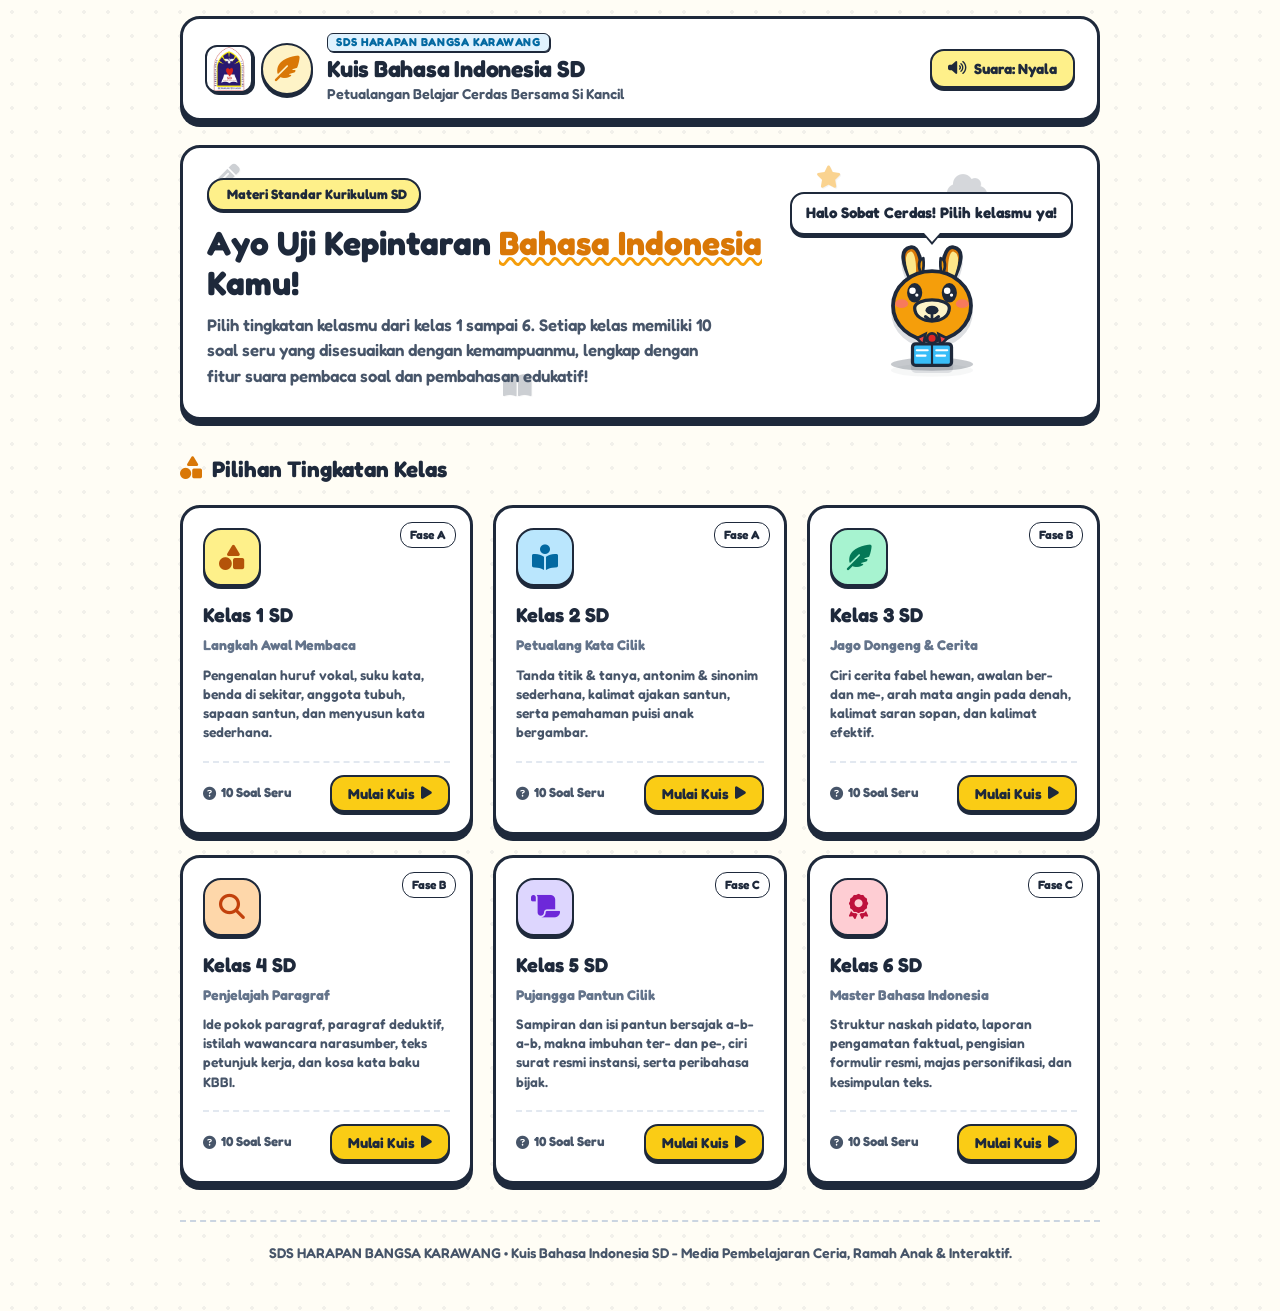
<file: BahasaIndonesia/index.html>
<!DOCTYPE html>
<html lang="id">
<head>
  <meta charset="UTF-8">
  <meta name="viewport" content="width=device-width, initial-scale=1.0">
  <title>Kuis Bahasa Indonesia SD - Belajar Cerdas Bersama Si Kancil</title>
  <link rel="icon" type="image/jpeg" href="LOGO SD HB.jpeg">
  
  <!-- Font Google: Fredoka (Rounded Comic Lembut Ramah Anak) -->
  <link rel="preconnect" href="https://fonts.googleapis.com">
  <link rel="preconnect" href="https://fonts.gstatic.com" crossorigin>
  <link href="https://fonts.googleapis.com/css2?family=Fredoka:wght@500;600;700;800&display=swap" rel="stylesheet">
  
  <!-- Web Icons Bebas Emoji: Font Awesome 6 Free CDN -->
  <link rel="stylesheet" href="https://cdnjs.cloudflare.com/ajax/libs/font-awesome/6.5.1/css/all.min.css">

  <!-- Lembar Gaya Komik & Kartun Ceria -->
  <link rel="stylesheet" href="css/style.css">
</head>
<body>
  <div class="app-container">
    
    <!-- =================================================================
         HEADER SITUS (IDENTITAS & KONTROL SUARA)
         ================================================================= -->
    <header class="site-header">
      <div class="brand">
        <div class="brand-emblems">
          <img src="LOGO SD HB.jpeg" alt="Logo SDS Harapan Bangsa Karawang" class="school-logo-img">
          <div class="brand-icon-wrap" aria-hidden="true">
            <!-- Ikon Pensil Komik Font Awesome -->
            <i class="fa-solid fa-feather-pointed" style="font-size: 1.6rem; color: #D97706;"></i>
          </div>
        </div>
        <div class="brand-text-block">
          <div class="school-badge-name">SDS HARAPAN BANGSA KARAWANG</div>
          <h1 class="brand-title">Kuis Bahasa Indonesia SD</h1>
          <p class="brand-tagline">Petualangan Belajar Cerdas Bersama Si Kancil</p>
        </div>
      </div>

      <div class="header-controls">
        <button id="btn-toggle-sound" class="btn-icon-comic" type="button" aria-pressed="false" aria-label="Nyalakan atau matikan efek suara">
          <i class="fa-solid fa-volume-high" aria-hidden="true"></i>
          <span id="sound-label-text">Suara: Nyala</span>
        </button>
      </div>
    </header>

    <!-- =================================================================
         KONTEN UTAMA APLIKASI
         ================================================================= -->
    <main id="main-content">

      <!-- ===============================================================
           LAYAR 1: DASHBOARD / PILIHAN KELAS 1 SAMPAI 6
           =============================================================== -->
      <section id="grades-screen">
        
        <!-- Hero Sambutan Maskot Komik dengan Gimmick Animasi -->
        <div class="hero-dashboard">
          
          <!-- Elemen Doodles Mengambang Latar Belakang -->
          <div class="hero-doodles" aria-hidden="true">
            <i class="fa-solid fa-pencil doodle doodle-pencil"></i>
            <i class="fa-solid fa-book-open doodle doodle-book"></i>
            <i class="fa-solid fa-star doodle doodle-star-1"></i>
            <i class="fa-solid fa-sparkles doodle doodle-star-2"></i>
            <i class="fa-solid fa-cloud doodle doodle-cloud"></i>
          </div>

          <!-- Teks Sambutan Hero -->
          <div class="hero-content">
            <span class="hero-badge">
              <i class="fa-solid fa-sparkles" style="color: #D97706;"></i>
              Materi Standar Kurikulum SD
            </span>
            <h2 class="hero-title">Ayo Uji Kepintaran <span>Bahasa Indonesia</span> Kamu!</h2>
            <p class="hero-desc">
              Pilih tingkatan kelasmu dari kelas 1 sampai 6. Setiap kelas memiliki 10 soal seru yang disesuaikan dengan kemampuanmu, lengkap dengan fitur suara pembaca soal dan pembahasan edukatif!
            </p>
          </div>

          <!-- Maskot Si Kancil Interaktif & Balon Ucapan -->
          <div class="hero-mascot-container">
            <div class="speech-bubble-comic">
              Halo Sobat Cerdas! Pilih kelasmu ya!
            </div>
            <!-- SVG Maskot Si Kancil Pintar -->
            <svg class="kancil-mascot-svg" width="130" height="130" viewBox="0 0 120 120" fill="none" xmlns="http://www.w3.org/2000/svg" aria-hidden="true">
              <ellipse cx="60" cy="112" rx="38" ry="6" fill="#1E293B" opacity="0.25"/>
              <g class="mascot-ear mascot-ear-left">
                <path d="M42 38 C32 18, 30 6, 40 4 C48 2, 52 20, 50 36 Z" fill="#D97706" stroke="#1E293B" stroke-width="3.5" stroke-linejoin="round"/>
                <path d="M40 32 C35 20, 34 10, 40 8 C44 7, 46 19, 45 30 Z" fill="#FDE68A"/>
              </g>
              <g class="mascot-ear mascot-ear-right">
                <path d="M78 38 C88 18, 90 6, 80 4 C72 2, 68 20, 70 36 Z" fill="#D97706" stroke="#1E293B" stroke-width="3.5" stroke-linejoin="round"/>
                <path d="M80 32 C85 20, 86 10, 80 8 C76 7, 74 19, 75 30 Z" fill="#FDE68A"/>
              </g>
              <path d="M49 26 Q46 16 52 14 Q53 22 51 28" fill="#F59E0B" stroke="#1E293B" stroke-width="2.5" stroke-linejoin="round"/>
              <path d="M71 26 Q74 16 68 14 Q67 22 69 28" fill="#F59E0B" stroke="#1E293B" stroke-width="2.5" stroke-linejoin="round"/>
              <ellipse cx="60" cy="58" rx="36" ry="32" fill="#F59E0B" stroke="#1E293B" stroke-width="3.5"/>
              <path d="M44 60 C44 50, 76 50, 76 60 C76 76, 44 76, 44 60 Z" fill="#FEF3C7" stroke="#1E293B" stroke-width="3"/>
              <ellipse cx="60" cy="62" rx="6" ry="4" fill="#1E293B"/>
              <path d="M54 68 Q60 74 66 68" stroke="#1E293B" stroke-width="3" stroke-linecap="round" fill="none"/>
              <path d="M60 66 L60 69" stroke="#1E293B" stroke-width="2.5" stroke-linecap="round"/>
              <g class="mascot-eye mascot-eye-left">
                <ellipse cx="44" cy="46" rx="7" ry="9" fill="#1E293B"/>
                <circle cx="42" cy="44" r="3" fill="#FFFFFF"/>
                <circle cx="46" cy="48" r="1.5" fill="#FFFFFF"/>
              </g>
              <g class="mascot-eye mascot-eye-right">
                <ellipse cx="76" cy="46" rx="7" ry="9" fill="#1E293B"/>
                <circle cx="74" cy="44" r="3" fill="#FFFFFF"/>
                <circle cx="78" cy="48" r="1.5" fill="#FFFFFF"/>
              </g>
              <ellipse cx="32" cy="56" rx="6" ry="4" fill="#F87171" opacity="0.8"/>
              <ellipse cx="88" cy="56" rx="6" ry="4" fill="#F87171" opacity="0.8"/>
              <path d="M54 84 L46 88 L52 94 Z" fill="#EF4444" stroke="#1E293B" stroke-width="2.5"/>
              <path d="M66 84 L74 88 L68 94 Z" fill="#EF4444" stroke="#1E293B" stroke-width="2.5"/>
              <circle cx="60" cy="88" r="4.5" fill="#DC2626" stroke="#1E293B" stroke-width="2.5"/>
              <g class="mascot-book">
                <rect x="42" y="93" width="36" height="20" rx="3" fill="#38BDF8" stroke="#1E293B" stroke-width="3"/>
                <path d="M60 93 L60 113" stroke="#1E293B" stroke-width="2"/>
                <line x1="46" y1="99" x2="56" y2="99" stroke="#FFFFFF" stroke-width="2" stroke-linecap="round"/>
                <line x1="46" y1="104" x2="54" y2="104" stroke="#FFFFFF" stroke-width="2" stroke-linecap="round"/>
                <line x1="64" y1="99" x2="74" y2="99" stroke="#FFFFFF" stroke-width="2" stroke-linecap="round"/>
                <line x1="64" y1="104" x2="72" y2="104" stroke="#FFFFFF" stroke-width="2" stroke-linecap="round"/>
              </g>
            </svg>
          </div>
        </div>

        <!-- Judul Bagian Pilihan Kelas -->
        <div class="section-header">
          <h3 class="section-title">
            <i class="fa-solid fa-shapes" style="color: #D97706;"></i>
            Pilihan Tingkatan Kelas
          </h3>
        </div>

        <!-- Grid Kartu Kelas 1 Sampai 6 -->
        <div class="grades-grid">
          
          <!-- KELAS 1 -->
          <div class="grade-card grade-card-1">
            <span class="grade-badge-top">Fase A</span>
            <div class="grade-icon-circle">
              <i class="fa-solid fa-shapes"></i>
            </div>
            <h4 class="grade-card-title">Kelas 1 SD</h4>
            <div class="grade-card-subtitle">Langkah Awal Membaca</div>
            <p class="grade-card-desc">Pengenalan huruf vokal, suku kata, benda di sekitar, anggota tubuh, sapaan santun, dan menyusun kata sederhana.</p>
            <div class="grade-card-footer">
              <span class="question-count-badge">
                <i class="fa-solid fa-circle-question"></i> 10 Soal Seru
              </span>
              <button class="btn-play-grade" type="button" data-grade="1">
                <span>Mulai Kuis</span>
                <i class="fa-solid fa-play"></i>
              </button>
            </div>
          </div>

          <!-- KELAS 2 -->
          <div class="grade-card grade-card-2">
            <span class="grade-badge-top">Fase A</span>
            <div class="grade-icon-circle">
              <i class="fa-solid fa-book-open-reader"></i>
            </div>
            <h4 class="grade-card-title">Kelas 2 SD</h4>
            <div class="grade-card-subtitle">Petualang Kata Cilik</div>
            <p class="grade-card-desc">Tanda titik & tanya, antonim & sinonim sederhana, kalimat ajakan santun, serta pemahaman puisi anak bergambar.</p>
            <div class="grade-card-footer">
              <span class="question-count-badge">
                <i class="fa-solid fa-circle-question"></i> 10 Soal Seru
              </span>
              <button class="btn-play-grade" type="button" data-grade="2">
                <span>Mulai Kuis</span>
                <i class="fa-solid fa-play"></i>
              </button>
            </div>
          </div>

          <!-- KELAS 3 -->
          <div class="grade-card grade-card-3">
            <span class="grade-badge-top">Fase B</span>
            <div class="grade-icon-circle">
              <i class="fa-solid fa-feather-pointed"></i>
            </div>
            <h4 class="grade-card-title">Kelas 3 SD</h4>
            <div class="grade-card-subtitle">Jago Dongeng & Cerita</div>
            <p class="grade-card-desc">Ciri cerita fabel hewan, awalan ber- dan me-, arah mata angin pada denah, kalimat saran sopan, dan kalimat efektif.</p>
            <div class="grade-card-footer">
              <span class="question-count-badge">
                <i class="fa-solid fa-circle-question"></i> 10 Soal Seru
              </span>
              <button class="btn-play-grade" type="button" data-grade="3">
                <span>Mulai Kuis</span>
                <i class="fa-solid fa-play"></i>
              </button>
            </div>
          </div>

          <!-- KELAS 4 -->
          <div class="grade-card grade-card-4">
            <span class="grade-badge-top">Fase B</span>
            <div class="grade-icon-circle">
              <i class="fa-solid fa-magnifying-glass"></i>
            </div>
            <h4 class="grade-card-title">Kelas 4 SD</h4>
            <div class="grade-card-subtitle">Penjelajah Paragraf</div>
            <p class="grade-card-desc">Ide pokok paragraf, paragraf deduktif, istilah wawancara narasumber, teks petunjuk kerja, dan kosa kata baku KBBI.</p>
            <div class="grade-card-footer">
              <span class="question-count-badge">
                <i class="fa-solid fa-circle-question"></i> 10 Soal Seru
              </span>
              <button class="btn-play-grade" type="button" data-grade="4">
                <span>Mulai Kuis</span>
                <i class="fa-solid fa-play"></i>
              </button>
            </div>
          </div>

          <!-- KELAS 5 -->
          <div class="grade-card grade-card-5">
            <span class="grade-badge-top">Fase C</span>
            <div class="grade-icon-circle">
              <i class="fa-solid fa-scroll"></i>
            </div>
            <h4 class="grade-card-title">Kelas 5 SD</h4>
            <div class="grade-card-subtitle">Pujangga Pantun Cilik</div>
            <p class="grade-card-desc">Sampiran dan isi pantun bersajak a-b-a-b, makna imbuhan ter- dan pe-, ciri surat resmi instansi, serta peribahasa bijak.</p>
            <div class="grade-card-footer">
              <span class="question-count-badge">
                <i class="fa-solid fa-circle-question"></i> 10 Soal Seru
              </span>
              <button class="btn-play-grade" type="button" data-grade="5">
                <span>Mulai Kuis</span>
                <i class="fa-solid fa-play"></i>
              </button>
            </div>
          </div>

          <!-- KELAS 6 -->
          <div class="grade-card grade-card-6">
            <span class="grade-badge-top">Fase C</span>
            <div class="grade-icon-circle">
              <i class="fa-solid fa-award"></i>
            </div>
            <h4 class="grade-card-title">Kelas 6 SD</h4>
            <div class="grade-card-subtitle">Master Bahasa Indonesia</div>
            <p class="grade-card-desc">Struktur naskah pidato, laporan pengamatan faktual, pengisian formulir resmi, majas personifikasi, dan kesimpulan teks.</p>
            <div class="grade-card-footer">
              <span class="question-count-badge">
                <i class="fa-solid fa-circle-question"></i> 10 Soal Seru
              </span>
              <button class="btn-play-grade" type="button" data-grade="6">
                <span>Mulai Kuis</span>
                <i class="fa-solid fa-play"></i>
              </button>
            </div>
          </div>

        </div>
      </section>

      <!-- ===============================================================
           LAYAR 2: LAYAR KUIS INTERAKTIF (PLAYING SCREEN)
           =============================================================== -->
      <section id="quiz-screen" class="d-none">
        
        <!-- Header Bar Kuis: Tombol Kembali & Indikator Kelas/Nomor -->
        <div class="quiz-header-bar">
          <button id="btn-back-home" class="btn-back-comic" type="button" aria-label="Kembali ke menu pilihan kelas">
            <i class="fa-solid fa-arrow-left"></i>
            <span>Pilih Kelas Lain</span>
          </button>

          <div class="quiz-info-pills">
            <span id="badge-grade" class="pill-badge pill-grade">
              <i class="fa-solid fa-graduation-cap"></i> Kelas 1 SD
            </span>
            <span id="badge-counter" class="pill-badge pill-counter">
              <i class="fa-solid fa-list-ol"></i> Soal 1 dari 10
            </span>
          </div>
        </div>

        <!-- Progress Bar Komik -->
        <div class="progress-container">
          <div class="progress-track" role="progressbar" aria-valuemin="1" aria-valuemax="10" aria-valuenow="1">
            <div id="progress-fill" class="progress-fill"></div>
          </div>
        </div>

        <!-- Kartu Soal -->
        <div class="question-card">
          <div class="question-meta">
            <div id="question-topic-pill" class="question-topic-pill">
              <i class="fa-solid fa-font"></i>
              <span>Huruf Vokal</span>
            </div>

            <!-- Tombol Fitur Suara Pembaca Soal (Text-to-Speech) -->
            <button id="btn-speech-question" class="btn-speech-comic" type="button" aria-label="Dengarkan soal ini dibacakan suara">
              <i class="fa-solid fa-volume-high" aria-hidden="true"></i>
              <span>Dengarkan Soal (Suara)</span>
            </button>
          </div>

          <div class="question-text-box">
            <h3 id="question-text" class="question-text">
              Di antara pilihan huruf di bawah ini, kelompok manakah yang semuanya merupakan huruf vokal?
            </h3>
          </div>

          <!-- Wadah Opsi Pilihan Ganda A, B, C, D -->
          <div id="options-container" class="options-grid">
            <!-- Diisi secara dinamis oleh app.js -->
          </div>

          <!-- Navigasi Bawah Kuis: Lompat Soal & Tombol Lanjut -->
          <div class="quiz-nav-bar">
            <button id="btn-prev-question" class="btn-nav-comic btn-nav-prev" type="button">
              <i class="fa-solid fa-arrow-left"></i>
              <span>Sebelumnya</span>
            </button>

            <!-- Titik Lompat Nomor Soal 1-10 -->
            <div id="jump-dots-bar" class="jump-dots-bar" aria-label="Daftar nomor soal">
              <!-- Diisi secara dinamis oleh app.js -->
            </div>

            <button id="btn-next-question" class="btn-nav-comic btn-nav-next" type="button">
              <span>Soal Berikutnya</span>
              <i class="fa-solid fa-arrow-right"></i>
            </button>
          </div>
        </div>

      </section>

      <!-- ===============================================================
           LAYAR 3: HASIL AKHIR & LEMBAR KOREKSI SELURUH JAWABAN
           =============================================================== -->
      <section id="results-screen" class="d-none">
        
        <!-- Kartu Hero Perayaan Hasil Kuis -->
        <div class="results-hero-card">
          <!-- Kanvas Partikel Konfeti Meriah -->
          <canvas id="confetti-canvas"></canvas>

          <div class="results-content">
            <!-- Piala Emas Komik Animasi -->
            <div class="trophy-wrapper">
              <svg class="comic-trophy-svg" width="135" height="135" viewBox="0 0 120 120" fill="none" xmlns="http://www.w3.org/2000/svg" aria-hidden="true">
                <g class="trophy-sparkles">
                  <polygon class="sparkle sparkle-1" points="24,20 27,27 34,30 27,33 24,40 21,33 14,30 21,27" fill="#FACC15" stroke="#1E293B" stroke-width="1.5"/>
                  <polygon class="sparkle sparkle-2" points="98,16 100,22 106,24 100,26 98,32 96,26 90,24 96,22" fill="#FACC15" stroke="#1E293B" stroke-width="1.5"/>
                  <polygon class="sparkle sparkle-3" points="60,6 62,11 67,13 62,15 60,20 58,15 53,13 58,11" fill="#FEF08A" stroke="#1E293B" stroke-width="1.5"/>
                </g>
                <path d="M38 38 C18 38, 14 62, 36 68" fill="none" stroke="#1E293B" stroke-width="6" stroke-linecap="round"/>
                <path d="M38 38 C18 38, 14 62, 36 68" fill="none" stroke="#F59E0B" stroke-width="3" stroke-linecap="round"/>
                <path d="M82 38 C102 38, 106 62, 84 68" fill="none" stroke="#1E293B" stroke-width="6" stroke-linecap="round"/>
                <path d="M82 38 C102 38, 106 62, 84 68" fill="none" stroke="#F59E0B" stroke-width="3" stroke-linecap="round"/>
                <path d="M32 26 H88 V54 C88 70 76 80 60 80 C44 80 32 70 32 54 Z" fill="#FACC15" stroke="#1E293B" stroke-width="4.5" stroke-linejoin="round"/>
                <path d="M38 32 C38 48 44 68 52 72 C44 66 40 48 40 32 Z" fill="#FEF08A" opacity="0.8"/>
                <polygon points="60,42 63,49 71,50 65,56 67,64 60,60 53,64 55,56 49,50 57,49" fill="#F59E0B" stroke="#1E293B" stroke-width="2"/>
                <path d="M54 80 H66 V92 H54 Z" fill="#F59E0B" stroke="#1E293B" stroke-width="4"/>
                <path d="M42 92 H78 L82 102 H38 Z" fill="#D97706" stroke="#1E293B" stroke-width="4"/>
                <rect x="30" y="102" width="60" height="12" rx="3" fill="#1E293B"/>
                <rect x="34" y="104" width="52" height="4" rx="1.5" fill="#38BDF8"/>
              </svg>
            </div>

            <!-- Deretan 3 Bintang Komik Animasi -->
            <div id="stars-row" class="stars-row">
              <!-- Diisi secara dinamis oleh app.js -->
            </div>

            <h3 id="results-title" class="results-title">Luar Biasa! Jawabanmu Sempurna!</h3>
            <p id="results-motivation" class="results-motivation">
              Hebat sekali! Kamu berhasil menjawab semua soal dengan tepat seperti Si Kancil yang cerdik!
            </p>

            <!-- Rincian Nilai Komik -->
            <div class="score-badge-box">
              <div id="score-main-text" class="score-main">100/100</div>
              <div class="score-divider"></div>
              <div class="score-details">
                <div id="score-correct-count" class="text-correct">10 Benar</div>
                <div id="score-wrong-count" class="text-wrong">0 Perlu Diingat</div>
              </div>
            </div>

            <!-- Tombol Aksi Hasil -->
            <div class="results-actions">
              <button id="btn-retry-quiz" class="btn-action-comic btn-action-retry" type="button">
                <i class="fa-solid fa-rotate-right"></i>
                <span>Ulangi Kuis Kelas Ini</span>
              </button>
              <button id="btn-choose-other-grade" class="btn-action-comic btn-action-home" type="button">
                <i class="fa-solid fa-house"></i>
                <span>Pilih Kelas Lain</span>
              </button>
            </div>
          </div>
        </div>

        <!-- ===============================================================
             LEMBAR KOREKSI SELURUH JAWABAN (REQUIREMENT #4)
             =============================================================== -->
        <div class="review-section">
          <div class="review-section-header">
            <h4 class="review-header-title">
              <i class="fa-solid fa-clipboard-list" style="color: #D97706;"></i>
              Lembar Koreksi & Pembahasan Seluruh Soal
            </h4>
            <div class="review-legend">
              <span class="status-pill status-correct">
                <i class="fa-solid fa-circle-check"></i> Jawaban Tepat
              </span>
              <span class="status-pill status-incorrect">
                <i class="fa-solid fa-circle-xmark"></i> Perlu Diingat
              </span>
            </div>
          </div>

          <!-- Daftar 10 Soal yang Telah Dijawab Beserta Koreksi & Pembahasan -->
          <div id="review-list-container">
            <!-- Diisi secara dinamis oleh app.js -->
          </div>
        </div>

      </section>

    </main>

    <!-- FOOTER SITUS -->
    <footer class="site-footer">
      <p>SDS HARAPAN BANGSA KARAWANG &bull; Kuis Bahasa Indonesia SD - Media Pembelajaran Ceria, Ramah Anak &amp; Interaktif.</p>
    </footer>

  </div>

  <!-- SCRIPT LOGIKA KUIS -->
  <script src="js/icons.js"></script>
  <script src="js/questions.js"></script>
  <script src="js/audio.js"></script>
  <script src="js/app.js"></script>
</body>
</html>
</file>
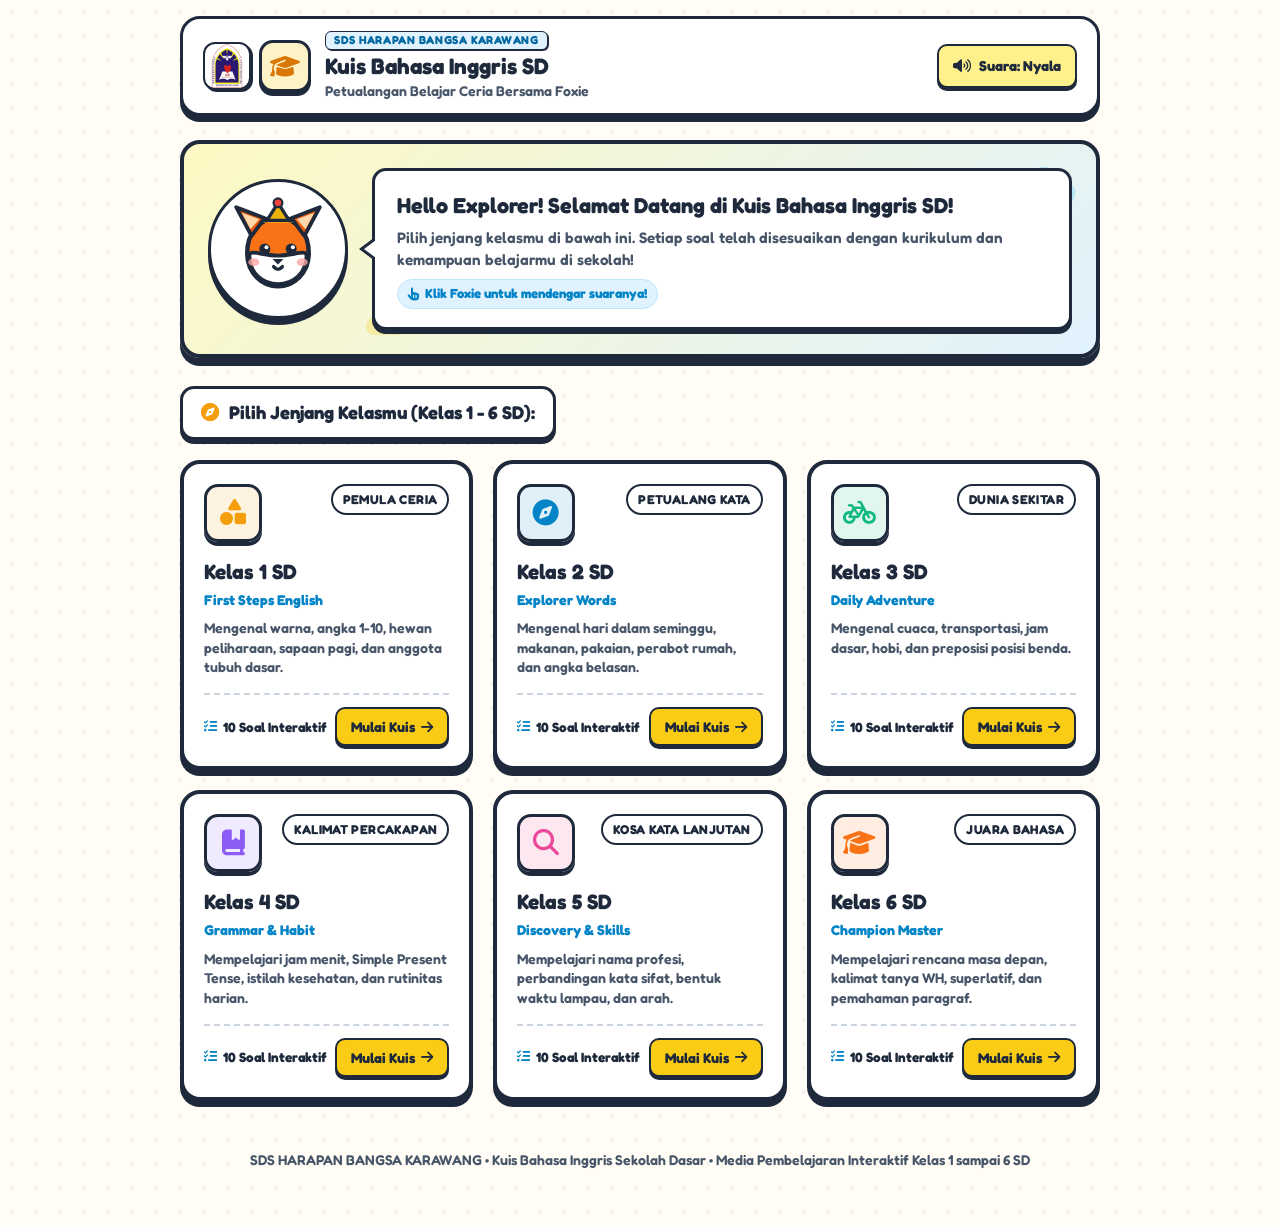
<file: BahasaInggris/index.html>
<!DOCTYPE html>
<html lang="id">
<head>
  <meta charset="UTF-8">
  <meta name="viewport" content="width=device-width, initial-scale=1.0">
  <title>Kuis Bahasa Inggris SD - Petualangan Ceria Bersama Foxie</title>
  <link rel="icon" type="image/jpeg" href="LOGO SD HB.jpeg">
  
  <!-- Font Google: Fredoka (Rounded Comic yang Nyaman & Ramah Anak) -->
  <link rel="preconnect" href="https://fonts.googleapis.com">
  <link rel="preconnect" href="https://fonts.gstatic.com" crossorigin>
  <link href="https://fonts.googleapis.com/css2?family=Fredoka:wght@500;600;700;800&family=Noto+Sans:wght@500;700;900&display=swap" rel="stylesheet">
  
  <!-- Web Icons: Font Awesome 6 Free CDN (Tanpa emoji keyboard bawaan) -->
  <link rel="stylesheet" href="https://cdnjs.cloudflare.com/ajax/libs/font-awesome/6.5.1/css/all.min.css">

  <!-- Lembar Gaya Komik Interaktif -->
  <link rel="stylesheet" href="css/style.css">
</head>
<body>
  <div class="app-container">
    
    <!-- HEADER APLIKASI -->
    <header class="site-header">
      <div class="brand">
        <div class="brand-emblems">
          <img src="LOGO SD HB.jpeg" alt="Logo SDS Harapan Bangsa Karawang" class="school-logo-img">
          <div class="brand-icon-box" aria-hidden="true">
            <i class="fa-solid fa-graduation-cap"></i>
          </div>
        </div>
        <div class="brand-text-block">
          <div class="school-badge-name">SDS HARAPAN BANGSA KARAWANG</div>
          <h2 class="brand-title">Kuis Bahasa Inggris SD</h2>
          <p class="brand-tagline">Petualangan Belajar Ceria Bersama Foxie</p>
        </div>
      </div>

      <div class="header-controls">
        <button id="btn-toggle-sound" class="btn-icon-comic" type="button" aria-pressed="true" aria-label="Nyalakan atau matikan efek suara">
          <i id="sound-icon" class="fa-solid fa-volume-high" aria-hidden="true"></i>
          <span id="sound-label-text">Suara: Nyala</span>
        </button>
      </div>
    </header>

    <!-- KONTEN UTAMA APLIKASI -->
    <main id="main-content">

      <!-- =================================================================
           LAYAR 1: PILIHAN KELAS 1 SAMPAI 6 (BERANDA / DASHBOARD)
           ================================================================= -->
      <section id="grades-screen">
        <!-- Hero Sambutan Maskot Komik dengan Gimmick Animasi Interaktif -->
        <div class="welcome-hero">
          <!-- Hiasan Latar Awan Komik -->
          <div class="hero-deco-cloud hero-deco-cloud-1" aria-hidden="true">
            <i class="fa-solid fa-cloud"></i>
          </div>
          <div class="hero-deco-cloud hero-deco-cloud-2" aria-hidden="true">
            <i class="fa-solid fa-cloud"></i>
          </div>

          <!-- Karakter Maskot Rubah Lucu (Foxie) yang Dapat Diklik -->
          <div id="hero-mascot-box" class="hero-mascot-box" role="button" tabindex="0" aria-label="Klik Foxie untuk mendengarkan sapaan ceria">
            <svg class="hero-mascot-svg" viewBox="0 0 100 100" fill="none" xmlns="http://www.w3.org/2000/svg" aria-hidden="true">
              <!-- Kepala Rubah -->
              <path d="M50 22 C32 22 22 36 22 54 C22 72 36 84 50 84 C64 84 78 72 78 54 C78 36 68 22 50 22 Z" fill="#F97316" stroke="#1E293B" stroke-width="4"/>
              
              <!-- Telinga Kiri Bergoyang -->
              <g class="fox-ear-left">
                <polygon points="26,38 12,12 38,22" fill="#EA580C" stroke="#1E293B" stroke-width="3.5" stroke-linejoin="round"/>
                <polygon points="25,32 17,17 33,23" fill="#FED7AA"/>
              </g>

              <!-- Telinga Kanan Bergoyang -->
              <g class="fox-ear-right">
                <polygon points="74,38 88,12 62,22" fill="#EA580C" stroke="#1E293B" stroke-width="3.5" stroke-linejoin="round"/>
                <polygon points="75,32 83,17 67,23" fill="#FED7AA"/>
              </g>

              <!-- Bulu Pipi Putih Rubah -->
              <path d="M24 56 C24 72 36 82 50 82 C64 82 76 72 76 56 C76 50 64 56 50 56 C36 56 24 50 24 56 Z" fill="#FFFFFF" stroke="#1E293B" stroke-width="3.5"/>

              <!-- Mata Berkedip -->
              <g class="fox-eye">
                <circle cx="38" cy="50" r="5" fill="#1E293B"/>
                <circle cx="39.5" cy="48.5" r="1.8" fill="#FFFFFF"/>
                <circle cx="62" cy="50" r="5" fill="#1E293B"/>
                <circle cx="63.5" cy="48.5" r="1.8" fill="#FFFFFF"/>
              </g>

              <!-- Pipi Merona Ceria -->
              <ellipse cx="28" cy="62" rx="5" ry="3.5" fill="#FCA5A5" opacity="0.8"/>
              <ellipse cx="72" cy="62" rx="5" ry="3.5" fill="#FCA5A5" opacity="0.8"/>

              <!-- Hidung Hati Kecil & Mulut Senyum -->
              <polygon points="50,64 45,59 55,59" fill="#1E293B"/>
              <path d="M46 66 Q50 71 54 66" stroke="#1E293B" stroke-width="3" stroke-linecap="round" fill="none"/>

              <!-- Topi Petualang Pramuka Lucu -->
              <path d="M34 26 Q50 14 66 26" fill="#FACC15" stroke="#1E293B" stroke-width="3"/>
              <polygon points="50,8 40,24 60,24" fill="#EAB308" stroke="#1E293B" stroke-width="3"/>
              <circle cx="50" cy="8" r="4" fill="#EF4444" stroke="#1E293B" stroke-width="2"/>
            </svg>
          </div>

          <div class="hero-speech-bubble">
            <h1 id="speech-title">Hello Explorer! Selamat Datang di Kuis Bahasa Inggris SD!</h1>
            <p id="speech-text">Pilih jenjang kelasmu di bawah ini. Setiap soal telah disesuaikan dengan kurikulum dan kemampuan belajarmu di sekolah!</p>
            <div class="mascot-click-hint">
              <i class="fa-solid fa-hand-pointer" aria-hidden="true"></i>
              <span>Klik Foxie untuk mendengar suaranya!</span>
            </div>
          </div>
        </div>

        <div class="section-label-banner">
          <i class="fa-solid fa-compass" aria-hidden="true"></i>
          <span>Pilih Jenjang Kelasmu (Kelas 1 - 6 SD):</span>
        </div>

        <!-- Grid 6 Kelas (Render Otomatis via JS) -->
        <div id="grades-container" class="grades-grid">
          <!-- Kartu Kelas 1 s/d 6 dimuat dinamis oleh app.js -->
        </div>
      </section>

      <!-- =================================================================
           LAYAR 2: KUIS INTERAKTIF
           ================================================================= -->
      <section id="quiz-screen" class="quiz-screen d-none">
        <!-- Bar Navigasi Atas Kuis -->
        <div class="quiz-top-bar">
          <button id="btn-back-home" type="button" class="btn-back-home" aria-label="Kembali ke pilihan kelas">
            <i class="fa-solid fa-arrow-left" aria-hidden="true"></i>
            <span>Ganti Kelas</span>
          </button>
          
          <div class="progress-track-wrapper">
            <div class="progress-labels">
              <span id="progress-text">Soal 1 dari 10</span>
              <span id="progress-percent">10%</span>
            </div>
            <div class="progress-track">
              <div id="progress-fill" class="progress-fill" style="width: 10%;"></div>
            </div>
          </div>
        </div>

        <!-- Kartu Soal Utama -->
        <article class="question-panel">
          <div class="question-header-row">
            <span id="question-topic" class="question-topic-pill">
              <i class="fa-solid fa-shapes" aria-hidden="true"></i>
              <span>Topik: Colors</span>
            </span>
            <span id="question-grade-tag" class="question-grade-tag">Kelas 1 SD</span>
          </div>

          <div class="question-text-box">
            <h2 id="question-text" class="question-main-text">Memuat pertanyaan...</h2>
          </div>

          <!-- Sorotan Suara Bahasa Inggris (Text-to-Speech) -->
          <div class="audio-focus-card">
            <div class="audio-focus-left">
              <div class="audio-focus-icon" aria-hidden="true">
                <i class="fa-solid fa-headphones"></i>
              </div>
              <div class="audio-focus-info">
                <h4>Dengarkan Pelafalan Bahasa Inggris:</h4>
                <p id="audio-english-phrase">"What color is a ripe banana?"</p>
              </div>
            </div>

            <button id="btn-speak-question" type="button" class="btn-speech-trigger" aria-label="Dengarkan suara pengucapan soal ini">
              <i class="fa-solid fa-volume-high" aria-hidden="true"></i>
              <span>Dengarkan Suara</span>
            </button>
          </div>

          <!-- Pilihan Jawaban A, B, C, D (Grid Komik Interaktif) -->
          <div id="options-container" class="options-grid">
            <!-- Pilihan jawaban dimuat dinamis oleh app.js -->
          </div>

          <!-- Banner Balasan Setelah Menjawab -->
          <div id="feedback-banner" class="answer-feedback-banner d-none">
            <div class="feedback-text-content">
              <div id="feedback-icon-box" class="feedback-icon-box" aria-hidden="true">
                <i class="fa-solid fa-check"></i>
              </div>
              <div>
                <h3 id="feedback-heading" class="feedback-heading">Jawabanmu Hebat!</h3>
                <p id="feedback-sub" class="feedback-sub">Pintar sekali, teruskan semangat belajarmu!</p>
              </div>
            </div>

            <button id="btn-next-question" type="button" class="btn-next-question">
              <span>Lanjut Soal Berikutnya</span>
              <i class="fa-solid fa-arrow-right" aria-hidden="true"></i>
            </button>
          </div>
        </article>
      </section>

      <!-- =================================================================
           LAYAR 3: HASIL KUIS, PERAYAAN & LEMBAR KOREKSI LENGKAP
           ================================================================= -->
      <section id="results-screen" class="results-screen d-none">
        <!-- Canvas Animasi Confetti Pesta Kuis -->
        <canvas id="confetti-canvas" class="confetti-canvas" aria-hidden="true"></canvas>

        <!-- Papan Skor Komik -->
        <div class="score-board-card">
          <!-- Animasi Piala Emas Bersinar & Berputar (Gimmick Perayaan) -->
          <div class="celebration-trophy-wrapper">
            <div class="trophy-sunburst" aria-hidden="true"></div>
            <div class="celebration-trophy-icon" aria-hidden="true">
              <svg viewBox="0 0 100 100" width="90" height="90" fill="none" xmlns="http://www.w3.org/2000/svg">
                <!-- Pegangan Piala Kiri & Kanan -->
                <path d="M26 36 C14 36 14 56 26 56 L31 56" stroke="#1E293B" stroke-width="4" stroke-linecap="round" fill="#FDE047"/>
                <path d="M74 36 C86 36 86 56 74 56 L69 56" stroke="#1E293B" stroke-width="4" stroke-linecap="round" fill="#FDE047"/>
                <!-- Badan Utama Piala Emas -->
                <path d="M28 24 L72 24 L68 58 C66 70 56 74 50 74 C44 74 34 70 32 58 Z" fill="#FACC15" stroke="#1E293B" stroke-width="4"/>
                <ellipse cx="50" cy="24" rx="22" ry="6" fill="#FEF08A" stroke="#1E293B" stroke-width="3"/>
                <!-- Bintang Juara di Tengah Piala -->
                <polygon points="50,36 53,44 61,45 55,51 57,59 50,55 43,59 45,51 39,45 47,44" fill="#FFFFFF" stroke="#1E293B" stroke-width="2"/>
                <!-- Batang & Dudukan Piala -->
                <rect x="45" y="74" width="10" height="12" fill="#EAB308" stroke="#1E293B" stroke-width="3.5"/>
                <path d="M34 86 L66 86 L62 94 L38 94 Z" fill="#FB923C" stroke="#1E293B" stroke-width="4"/>
                <!-- Kilau Cahaya Putih -->
                <line x1="36" y1="32" x2="38" y2="48" stroke="#FFFFFF" stroke-width="3" stroke-linecap="round"/>
              </svg>
            </div>
          </div>

          <div id="score-stars" class="score-star-row" aria-label="Bintang perolehan hasil kuis">
            <!-- Bintang dimuat dinamis via js/icons.js -->
          </div>
          
          <h2 id="score-title" class="score-title">Hebat Sekali! Kamu Juara!</h2>
          <p id="score-message" class="score-message">Semua pertanyaan berhasil kamu jawab dengan sangat baik!</p>
          
          <div id="score-metric" class="score-metric-badge">
            Nilai Kamu: 10 dari 10 (100%)
          </div>

          <div class="results-action-row">
            <button id="btn-retry-quiz" type="button" class="btn-comic-primary">
              <i class="fa-solid fa-rotate-right" aria-hidden="true"></i>
              <span>Coba Lagi Kuis Ini</span>
            </button>
            <button id="btn-change-grade" type="button" class="btn-comic-secondary">
              <i class="fa-solid fa-school" aria-hidden="true"></i>
              <span>Pilih Kelas Lain</span>
            </button>
          </div>
        </div>

        <!-- Lembar Koreksi & Pembahasan Jawaban Lengkap -->
        <section class="review-section" aria-labelledby="review-heading-title">
          <div class="review-section-header">
            <h2 id="review-heading-title" class="review-heading">
              <i class="fa-solid fa-clipboard-check" aria-hidden="true"></i>
              <span>Lembar Review & Koreksi Lengkap</span>
            </h2>
            <span class="review-filter-text">Menampilkan seluruh 10 soal, jawaban kamu, dan koreksi jika salah</span>
          </div>

          <!-- Daftar Soal dan Pembahasan (Render Dinamis via JS) -->
          <div id="review-list" class="review-list">
            <!-- Setiap soal yang dijawab, pilihan anak, status benar/salah, 
                 dan kotak koreksi ramah anak jika salah akan dimuat di sini -->
          </div>
        </section>
      </section>

    </main>

    <!-- FOOTER SITUS -->
    <footer class="site-footer">
      <p>SDS HARAPAN BANGSA KARAWANG &bull; Kuis Bahasa Inggris Sekolah Dasar &bull; Media Pembelajaran Interaktif Kelas 1 sampai 6 SD</p>
    </footer>

    <!-- MODAL KONFIRMASI KELUAR KUIS -->
    <div id="confirm-modal" class="comic-modal-overlay d-none" role="dialog" aria-modal="true" aria-labelledby="modal-title">
      <div class="comic-modal-box">
        <div class="modal-mascot-icon" aria-hidden="true">
          <i class="fa-solid fa-circle-question"></i>
        </div>
        <h3 id="modal-title">Ingin Berganti Kelas?</h3>
        <p>Kuis yang sedang berjalan belum selesai. Jika kamu keluar sekarang, progres jawaban saat ini tidak tersimpan.</p>
        <div class="modal-actions">
          <button id="btn-cancel-exit" type="button" class="btn-comic-secondary">
            <i class="fa-solid fa-arrow-left" aria-hidden="true"></i>
            <span>Tetap Lanjut</span>
          </button>
          <button id="btn-confirm-exit" type="button" class="btn-comic-primary">
            <i class="fa-solid fa-door-open" aria-hidden="true"></i>
            <span>Ya, Ganti Kelas</span>
          </button>
        </div>
      </div>
    </div>

  </div>

  <!-- SCRIPT LOGIKA APLIKASI -->
  <script src="js/icons.js"></script>
  <script src="js/questions.js"></script>
  <script src="js/audio.js"></script>
  <script src="js/app.js"></script>
</body>
</html>
</file>
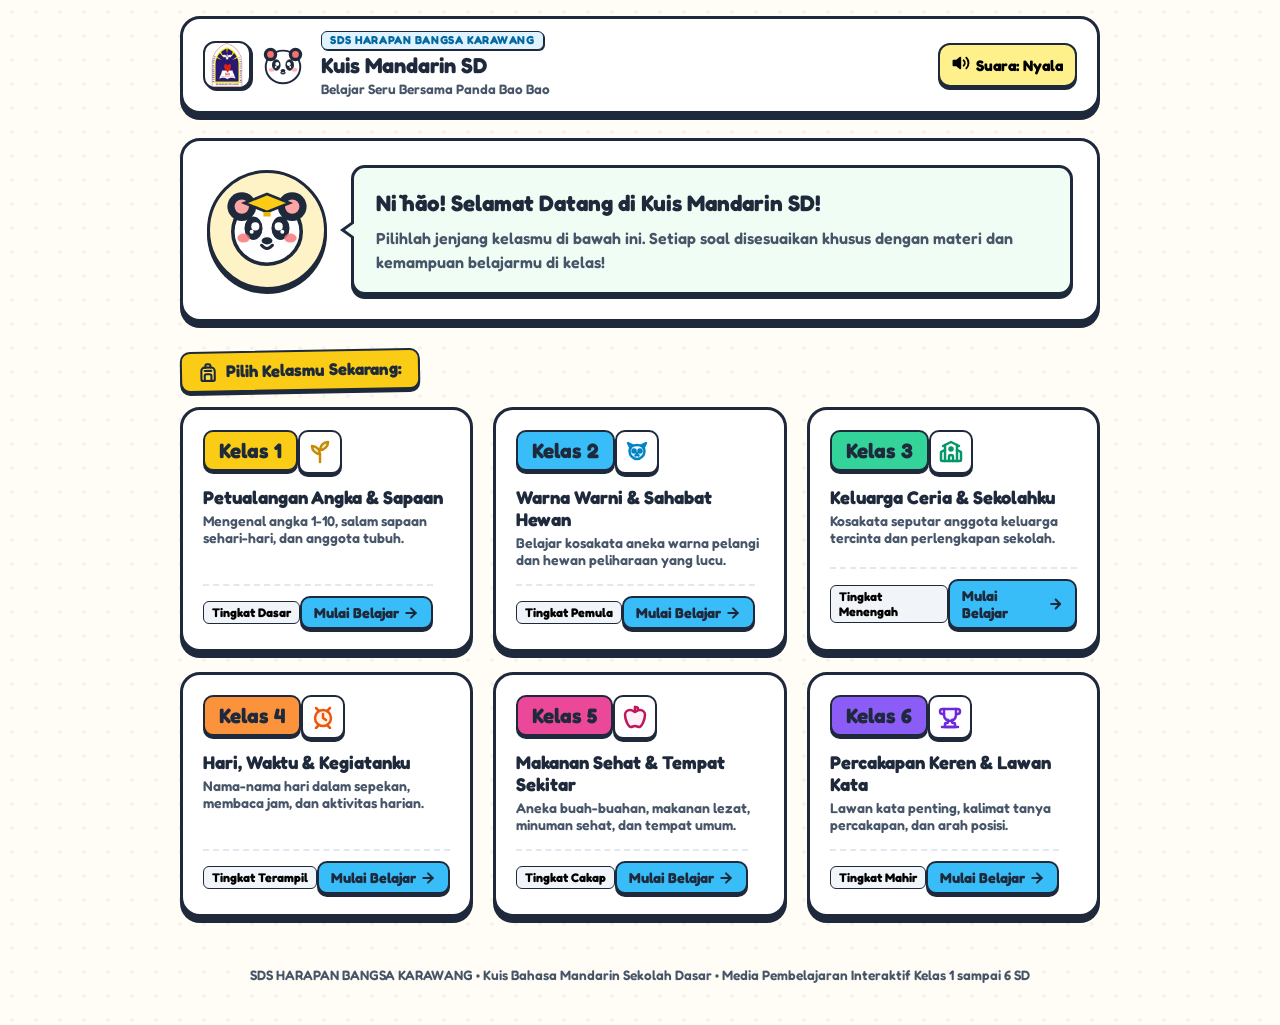
<file: BahasaMandarin/index.html>
<!DOCTYPE html>
<html lang="id">
<head>
  <meta charset="UTF-8">
  <meta name="viewport" content="width=device-width, initial-scale=1.0">
  <title>Kuis Bahasa Mandarin SD - Belajar Ceria Bersama Bao Bao</title>
  <link rel="icon" type="image/jpeg" href="LOGO SD HB.jpeg">
  
  <!-- Font Google: Fredoka (Rounded Comic) & Noto Sans SC untuk Karakter Mandarin -->
  <link rel="preconnect" href="https://fonts.googleapis.com">
  <link rel="preconnect" href="https://fonts.gstatic.com" crossorigin>
  <link href="https://fonts.googleapis.com/css2?family=Fredoka:wght@500;600;700;800&family=Noto+Sans+SC:wght@500;700;900&display=swap" rel="stylesheet">
  
  <!-- Web Icons: Font Awesome 6 Free CDN -->
  <link rel="stylesheet" href="https://cdnjs.cloudflare.com/ajax/libs/font-awesome/6.5.1/css/all.min.css">

  <!-- Lembar Gaya Komik -->
  <link rel="stylesheet" href="css/style.css">
  
  <style>
    /* Utilitas kelas sembunyi */
    .d-none {
      display: none !important;
    }
  </style>
</head>
<body>
  <div class="app-container">
    
    <!-- HEADER SITUS -->
    <header class="site-header">
      <div class="brand">
        <div class="brand-emblems">
          <img src="LOGO SD HB.jpeg" alt="Logo SDS Harapan Bangsa Karawang" class="school-logo-img">
          <!-- Maskot Panda Mini SVG Komik -->
          <svg class="brand-mascot-mini" viewBox="0 0 100 100" fill="none" xmlns="http://www.w3.org/2000/svg" aria-hidden="true">
            <ellipse cx="50" cy="54" rx="36" ry="34" fill="#FFFFFF" stroke="#1E293B" stroke-width="4"/>
            <!-- Telinga Panda -->
            <circle cx="24" cy="28" r="14" fill="#1E293B"/>
            <circle cx="76" cy="28" r="14" fill="#1E293B"/>
            <circle cx="24" cy="28" r="7" fill="#F87171"/>
            <circle cx="76" cy="28" r="7" fill="#F87171"/>
            <!-- Lingkaran Mata Panda -->
            <ellipse cx="36" cy="50" rx="9" ry="12" fill="#1E293B"/>
            <ellipse cx="64" cy="50" rx="9" ry="12" fill="#1E293B"/>
            <!-- Bola Mata Berbinar -->
            <circle cx="38" cy="48" r="4" fill="#FFFFFF"/>
            <circle cx="35" cy="54" r="2" fill="#FFFFFF"/>
            <circle cx="62" cy="48" r="4" fill="#FFFFFF"/>
            <circle cx="65" cy="54" r="2" fill="#FFFFFF"/>
            <!-- Hidung & Mulut Senyum -->
            <ellipse cx="50" cy="62" rx="5" ry="3.5" fill="#1E293B"/>
            <path d="M46 66 Q50 71 54 66" stroke="#1E293B" stroke-width="3" stroke-linecap="round" fill="none"/>
            <!-- Pipi Merona -->
            <ellipse cx="26" cy="60" rx="6" ry="4" fill="#FCA5A5" opacity="0.8"/>
            <ellipse cx="74" cy="60" rx="6" ry="4" fill="#FCA5A5" opacity="0.8"/>
          </svg>
        </div>
        <div class="brand-text-block">
          <div class="school-badge-name">SDS HARAPAN BANGSA KARAWANG</div>
          <h2 class="brand-title">Kuis Mandarin SD</h2>
          <p class="brand-tagline">Belajar Seru Bersama Panda Bao Bao</p>
        </div>
      </div>

      <div class="header-controls">
        <button id="btn-toggle-sound" class="btn-icon-comic" type="button" aria-pressed="false" aria-label="Nyalakan atau matikan efek suara">
          <span class="btn-inline-icon">
            <svg viewBox="0 0 24 24" width="18" height="18" fill="none" stroke="currentColor" stroke-width="2.5" stroke-linecap="round" stroke-linejoin="round" aria-hidden="true"><polygon points="11 5 6 9 2 9 2 15 6 15 11 19 11 5" fill="currentColor"/><path d="M15.54 8.46a5 5 0 0 1 0 7.07"/><path d="M19.07 4.93a10 10 0 0 1 0 14.14"/></svg>
          </span>
          <span id="sound-label-text">Suara: Nyala</span>
        </button>
      </div>
    </header>

    <!-- KONTEN UTAMA -->
    <main id="main-content">

      <!-- =================================================================
           LAYAR 1: PILIHAN KELAS 1 SAMPAI 6 (BERANDA)
           ================================================================= -->
      <section id="grades-screen">
        <!-- Hero Sambutan Maskot Komik -->
        <div class="welcome-hero">
          <div class="hero-mascot-box">
            <!-- Karakter Panda Besar Lucu dengan Animasi -->
            <svg class="hero-mascot-svg" viewBox="0 0 100 100" fill="none" xmlns="http://www.w3.org/2000/svg" aria-hidden="true">
              <ellipse cx="50" cy="52" rx="38" ry="36" fill="#FFFFFF" stroke="#1E293B" stroke-width="4"/>
              <!-- Telinga Bergoyang -->
              <g class="panda-ear-left">
                <circle cx="22" cy="24" r="16" fill="#1E293B"/>
                <circle cx="22" cy="24" r="8" fill="#FCA5A5"/>
              </g>
              <g class="panda-ear-right">
                <circle cx="78" cy="24" r="16" fill="#1E293B"/>
                <circle cx="78" cy="24" r="8" fill="#FCA5A5"/>
              </g>
              <!-- Kantung Mata Panda -->
              <ellipse cx="35" cy="48" rx="10" ry="13" fill="#1E293B"/>
              <ellipse cx="65" cy="48" rx="10" ry="13" fill="#1E293B"/>
              <!-- Mata Berkedip Alami -->
              <g class="panda-eye panda-eye-left">
                <circle cx="37" cy="46" r="4.5" fill="#FFFFFF"/>
                <circle cx="33" cy="52" r="2.2" fill="#FFFFFF"/>
              </g>
              <g class="panda-eye panda-eye-right">
                <circle cx="63" cy="46" r="4.5" fill="#FFFFFF"/>
                <circle cx="67" cy="52" r="2.2" fill="#FFFFFF"/>
              </g>
              <!-- Hidung & Senyum -->
              <ellipse cx="50" cy="62" rx="6" ry="4" fill="#1E293B"/>
              <path d="M44 67 Q50 74 56 67" stroke="#1E293B" stroke-width="3.5" stroke-linecap="round" fill="none"/>
              <ellipse cx="24" cy="59" rx="7" ry="5" fill="#F87171" opacity="0.8"/>
              <ellipse cx="76" cy="59" rx="7" ry="5" fill="#F87171" opacity="0.8"/>
              <!-- Topi Kelulusan Lucu Mini dengan Tali Bergoyang -->
              <g class="panda-cap">
                <polygon points="50,10 75,20 50,30 25,20" fill="#FACC15" stroke="#1E293B" stroke-width="3"/>
                <polygon class="panda-tassel" points="46,30 54,30 54,35 46,35" fill="#EAB308"/>
              </g>
            </svg>
          </div>
          <div class="hero-speech-bubble">
            <h1>Nǐ hǎo! Selamat Datang di Kuis Mandarin SD!</h1>
            <p>Pilihlah jenjang kelasmu di bawah ini. Setiap soal disesuaikan khusus dengan materi dan kemampuan belajarmu di kelas!</p>
          </div>
        </div>

        <div class="section-label-banner">
          <svg viewBox="0 0 24 24" width="20" height="20" fill="none" stroke="currentColor" stroke-width="2.5" stroke-linecap="round" stroke-linejoin="round" aria-hidden="true"><path d="M4 10a4 4 0 0 1 4-4h8a4 4 0 0 1 4 4v10a2 2 0 0 1-2 2H6a2 2 0 0 1-2-2Z" fill="#FEF08A" fill-opacity="0.4"/><path d="M9 6V4a2 2 0 0 1 2-2h2a2 2 0 0 1 2 2v2"/><path d="M8 21v-5a2 2 0 0 1 2-2h4a2 2 0 0 1 2 2v5"/><path d="M8 10h8"/></svg>
          <span>Pilih Kelasmu Sekarang:</span>
        </div>

        <!-- Grid 6 Kelas (Render Otomatis via JS) -->
        <div id="grades-container" class="grades-grid">
          <!-- Kartu Kelas 1 s/d 6 dimuat oleh app.js menggunakan ikon web -->
        </div>
      </section>

      <!-- =================================================================
           LAYAR 2: KUIS INTERAKTIF
           ================================================================= -->
      <section id="quiz-screen" class="quiz-screen d-none">
        <!-- Bar Navigasi Atas Kuis -->
        <div class="quiz-top-bar">
          <button id="btn-back-home" type="button" class="btn-back-home" aria-label="Kembali ke pilihan kelas">
            <svg viewBox="0 0 24 24" width="16" height="16" fill="none" stroke="currentColor" stroke-width="3" stroke-linecap="round" stroke-linejoin="round" aria-hidden="true"><polyline points="15 18 9 12 15 6"/></svg>
            <span>Ganti Kelas</span>
          </button>
          
          <div class="progress-track-wrapper">
            <div class="progress-labels">
              <span id="progress-text">Soal 1 dari 10</span>
              <span id="progress-percent">10%</span>
            </div>
            <div class="progress-track">
              <div id="progress-fill" class="progress-fill" style="width: 10%;"></div>
            </div>
          </div>
        </div>

        <!-- Kartu Soal Utama -->
        <article class="question-panel">
          <span id="question-topic" class="question-topic-pill">Topik: Angka Dasar</span>

          <div class="question-text-box">
            <h2 id="question-text" class="question-main-text">Memuat pertanyaan...</h2>
          </div>

          <!-- Kotak Sorotan Karakter Mandarin & Pinyin -->
          <div class="mandarin-focus-card">
            <div class="mandarin-focus-left">
              <span id="mandarin-char" class="mandarin-big-char hanzi">一</span>
              <span id="mandarin-pinyin" class="mandarin-pinyin-text">[ yī ]</span>
            </div>

            <button id="btn-speak-question" type="button" class="btn-speech-trigger" aria-label="Dengarkan suara soal">
              <span class="icon-speaker" aria-hidden="true">
                <svg viewBox="0 0 24 24" width="20" height="20" fill="none" stroke="currentColor" stroke-width="2.5" stroke-linecap="round" stroke-linejoin="round"><polygon points="11 5 6 9 2 9 2 15 6 15 11 19 11 5" fill="currentColor"/><path d="M15.54 8.46a5 5 0 0 1 0 7.07"/><path d="M19.07 4.93a10 10 0 0 1 0 14.14"/></svg>
              </span>
              <span>Dengarkan Suara</span>
            </button>
          </div>

          <!-- Opsi Jawaban A, B, C, D (Grid 2 Kolom Komik) -->
          <div id="options-container" class="options-grid">
            <!-- Pilihan jawaban dimuat dinamis oleh app.js -->
          </div>

          <!-- Banner Balasan / Respon Setelah Menjawab -->
          <div id="feedback-banner" class="answer-feedback-banner d-none">
            <div class="feedback-text-content">
              <span id="feedback-emoji" class="feedback-emoji" aria-hidden="true">
                <!-- Icon dimuat dinamis via js/icons.js -->
              </span>
              <div>
                <h3 id="feedback-heading" class="feedback-heading">Jawabanmu Hebat!</h3>
                <p id="feedback-sub" class="feedback-sub">Pintar sekali, teruskan semangat belajarmu!</p>
              </div>
            </div>

            <button id="btn-next-question" type="button" class="btn-next-question">
              <span>Lanjut Soal Berikutnya</span>
              <svg viewBox="0 0 24 24" width="18" height="18" fill="none" stroke="currentColor" stroke-width="3" stroke-linecap="round" stroke-linejoin="round" aria-hidden="true"><line x1="5" y1="12" x2="19" y2="12"/><polyline points="12 5 19 12 12 19"/></svg>
            </button>
          </div>
        </article>
      </section>

      <!-- =================================================================
           LAYAR 3: HASIL KUIS & REVIEW KOREKSI LENGKAP
           ================================================================= -->
      <section id="results-screen" class="results-screen d-none">
        <!-- Canvas Animasi Confetti Pesta Kuis -->
        <canvas id="confetti-canvas" class="confetti-canvas" aria-hidden="true"></canvas>

        <!-- Papan Skor Komik -->
        <div class="score-board-card">
          <!-- Animasi Piala Emas Bersinar & Berputar -->
          <div class="celebration-trophy-wrapper">
            <div class="trophy-sunburst" aria-hidden="true"></div>
            <div class="celebration-trophy-icon" aria-hidden="true">
              <svg viewBox="0 0 100 100" width="88" height="88" fill="none" xmlns="http://www.w3.org/2000/svg">
                <!-- Sayap Pegangan Piala Kiri & Kanan -->
                <path d="M26 36 C14 36 14 56 26 56 L31 56" stroke="#1E293B" stroke-width="4" stroke-linecap="round" fill="#FDE047"/>
                <path d="M74 36 C86 36 86 56 74 56 L69 56" stroke="#1E293B" stroke-width="4" stroke-linecap="round" fill="#FDE047"/>
                <!-- Badan Utama Piala Emas -->
                <path d="M28 24 L72 24 L68 58 C66 70 56 74 50 74 C44 74 34 70 32 58 Z" fill="#FACC15" stroke="#1E293B" stroke-width="4"/>
                <ellipse cx="50" cy="24" rx="22" ry="6" fill="#FEF08A" stroke="#1E293B" stroke-width="3"/>
                <!-- Bintang Juara di Tengah Piala -->
                <polygon points="50,36 53,44 61,45 55,51 57,59 50,55 43,59 45,51 39,45 47,44" fill="#FFFFFF" stroke="#1E293B" stroke-width="2"/>
                <!-- Batang & Dudukan Piala -->
                <rect x="45" y="74" width="10" height="12" fill="#EAB308" stroke="#1E293B" stroke-width="3.5"/>
                <path d="M34 86 L66 86 L62 94 L38 94 Z" fill="#FB923C" stroke="#1E293B" stroke-width="4"/>
                <!-- Kilau Cahaya Putih -->
                <line x1="36" y1="32" x2="38" y2="48" stroke="#FFFFFF" stroke-width="3" stroke-linecap="round"/>
              </svg>
            </div>
          </div>

          <div id="score-stars" class="score-star-row" aria-label="Bintang hasil kuis">
            <!-- Bintang dimuat dinamis via js/icons.js dengan animasi staggered pop-in -->
          </div>
          <h2 id="score-title" class="score-title">Hebat Sekali! Kamu Juara!</h2>
          <p id="score-message" class="score-message">Semua pertanyaan berhasil kamu jawab dengan sangat baik!</p>
          
          <div id="score-metric" class="score-metric-badge">
            Nilai Kamu: 10 dari 10 (100%)
          </div>

          <div class="results-action-row">
            <button id="btn-retry-quiz" type="button" class="btn-comic-primary">
              <svg viewBox="0 0 24 24" width="18" height="18" fill="none" stroke="currentColor" stroke-width="2.5" stroke-linecap="round" stroke-linejoin="round" aria-hidden="true"><path d="M21 12a9 9 0 1 1-9-9c2.52 0 4.85.83 6.72 2.24"/><polyline points="21 3 21 8 16 8"/></svg>
              <span>Coba Lagi Kuis Ini</span>
            </button>
            <button id="btn-change-grade" type="button" class="btn-comic-secondary">
              <svg viewBox="0 0 24 24" width="18" height="18" fill="none" stroke="currentColor" stroke-width="2.5" stroke-linecap="round" stroke-linejoin="round" aria-hidden="true"><path d="m4 6 8-4 8 4"/><path d="m18 10 3.4 1.7a1 1 0 0 1 .6.9V20a1 1 0 0 1-1 1H3a1 1 0 0 1-1-1v-7.4a1 1 0 0 1 .6-.9L6 10"/><path d="M6 5v16"/><path d="M18 5v16"/><path d="M10 21v-4a2 2 0 0 1 4 0v4"/><circle cx="12" cy="9" r="1.5" fill="currentColor"/></svg>
              <span>Pilih Kelas Lain</span>
            </button>
          </div>
        </div>

        <!-- Lembar Koreksi & Pembahasan Jawaban Lengkap -->
        <section class="review-section" aria-labelledby="review-heading-title">
          <div class="review-section-header">
            <h2 id="review-heading-title" class="review-heading">
              <svg viewBox="0 0 24 24" width="24" height="24" fill="none" stroke="currentColor" stroke-width="2.5" stroke-linecap="round" stroke-linejoin="round" aria-hidden="true"><rect width="16" height="18" x="4" y="4" rx="2" fill="#E0F2FE" fill-opacity="0.3"/><path d="M8 4V2a2 2 0 0 1 2-2h4a2 2 0 0 1 2 2v2"/><path d="m9 14 2 2 4-4"/></svg>
              <span>Lembar Review & Koreksi Lengkap</span>
            </h2>
            <span class="review-filter-text">Menampilkan semua jawaban beserta pembahasannya</span>
          </div>

          <!-- Daftar Soal dan Pembahasan (Render Dinamis via JS) -->
          <div id="review-list" class="review-list">
            <!-- Setiap soal yang dijawab, pilihan anak, status benar/salah, 
                 dan kotak koreksi ramah anak jika salah akan muncul di sini -->
          </div>
        </section>
      </section>

    </main>

    <!-- FOOTER SITUS -->
    <footer class="site-footer">
      <p>SDS HARAPAN BANGSA KARAWANG &bull; Kuis Bahasa Mandarin Sekolah Dasar &bull; Media Pembelajaran Interaktif Kelas 1 sampai 6 SD</p>
    </footer>

  </div>

  <!-- SCRIPT LOGIKA APLIKASI -->
  <script src="js/icons.js"></script>
  <script src="js/questions.js"></script>
  <script src="js/audio.js"></script>
  <script src="js/app.js"></script>
</body>
</html>
</file>
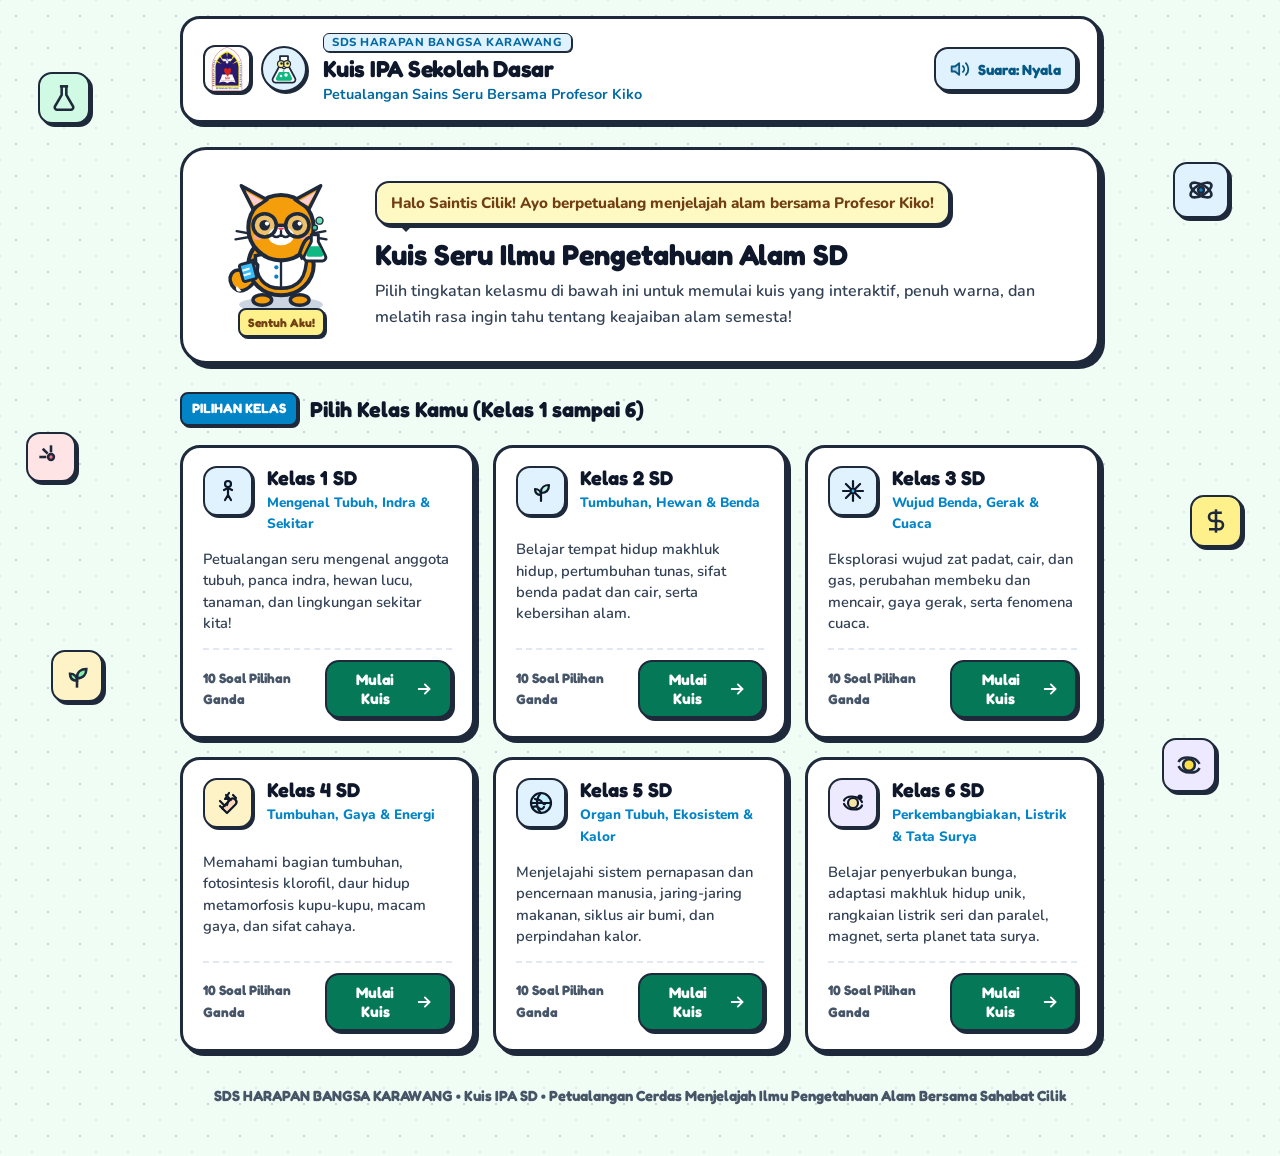
<file: IPA/index.html>
<!DOCTYPE html>
<html lang="id">
<head>
  <meta charset="UTF-8">
  <meta name="viewport" content="width=device-width, initial-scale=1.0">
  <title>Kuis IPA SD - Petualangan Sains Cilik Bersama Profesor Kiko</title>
  <link rel="icon" type="image/jpeg" href="LOGO SD HB.jpeg">

  <!-- Google Font: Fredoka (Rounded Comic) & Nunito (Mudah Dibaca Anak SD) -->
  <link rel="preconnect" href="https://fonts.googleapis.com">
  <link rel="preconnect" href="https://fonts.gstatic.com" crossorigin>
  <link href="https://fonts.googleapis.com/css2?family=Fredoka:wght@500;600;700;800&family=Nunito:wght@600;700;800;900&display=swap" rel="stylesheet">

  <!-- Lembar Gaya Komik Sains Interaktif -->
  <link rel="stylesheet" href="css/style.css">
</head>
<body>

  <!-- Gimmick Latar Belakang: Ikon Sains Melayang Lembut -->
  <div class="floating-science-container" aria-hidden="true">
    <div class="floating-item item-1">
      <svg viewBox="0 0 24 24" width="28" height="28" fill="none" stroke="#1E293B" stroke-width="2.2"><path d="M10 2v7.31L4.15 19.33A2 2 0 0 0 5.86 22h12.28a2 2 0 0 0 1.71-2.67L14 9.31V2"/><path d="M8.5 2h7"/></svg>
    </div>
    <div class="floating-item item-2">
      <svg viewBox="0 0 24 24" width="28" height="28" fill="none" stroke="#1E293B" stroke-width="2.2"><circle cx="12" cy="12" r="2.5" fill="#0284C7"/><ellipse cx="12" cy="12" rx="10" ry="4.5" transform="rotate(30 12 12)"/><ellipse cx="12" cy="12" rx="10" ry="4.5" transform="rotate(-30 12 12)"/></svg>
    </div>
    <div class="floating-item item-3">
      <svg viewBox="0 0 24 24" width="28" height="28" fill="none" stroke="#1E293B" stroke-width="2.2"><path d="M12 22v-9"/><path d="M12 13c0-4.5 3.5-7 8-7 0 4.5-2.5 8-8 8Z" fill="#86EFAC"/><path d="M12 16c0-3.5-2.5-6-6-6 0 3.5 2 6 6 6Z" fill="#86EFAC"/></svg>
    </div>
    <div class="floating-item item-4">
      <svg viewBox="0 0 24 24" width="28" height="28" fill="none" stroke="#1E293B" stroke-width="2.2"><circle cx="12" cy="12" r="5" fill="#FDE047"/><path d="M3 13c1.5 3 5 5.5 10 5.5 4 0 7-1.5 8-4"/><path d="M21 11c-1.5-3-5-5.5-10-5.5-4 0-7 1.5-8 4"/></svg>
    </div>
    <div class="floating-item item-5">
      <svg viewBox="0 0 24 24" width="28" height="28" fill="none" stroke="#1E293B" stroke-width="2.2"><path d="M12 2v6"/><path d="m4.93 4.93 4.24 4.24"/><path d="M2 12h6"/><circle cx="12" cy="12" r="2.5" fill="#FB7185"/></svg>
    </div>
    <div class="floating-item item-6">
      <svg viewBox="0 0 24 24" width="28" height="28" fill="none" stroke="#1E293B" stroke-width="2.2"><path d="M12 2v20"/><path d="M17 5H9.5a3.5 3.5 0 0 0 0 7h5a3.5 3.5 0 0 1 0 7H6"/></svg>
    </div>
  </div>

  <div class="app-container">

    <!-- HEADER SITUS -->
    <header class="site-header">
      <div class="brand">
        <div class="brand-emblems">
          <img src="LOGO SD HB.jpeg" alt="Logo SDS Harapan Bangsa Karawang" class="school-logo-img">
          <!-- Maskot Mini Tabung Reaksi Sains SVG -->
          <svg class="brand-mascot-mini" viewBox="0 0 100 100" fill="none" xmlns="http://www.w3.org/2000/svg" aria-hidden="true">
            <circle cx="50" cy="50" r="44" fill="#E0F2FE" stroke="#1E293B" stroke-width="4"/>
            <!-- Tabung Kimia Komik -->
            <path d="M42 24h16v18l14 26a6 6 0 0 1-5.3 9.2H33.3A6 6 0 0 1 28 68l14-26V24z" fill="#FFFFFF" stroke="#1E293B" stroke-width="3.5" stroke-linejoin="round"/>
            <path d="M34 68l6-12h20l6 12a4 4 0 0 1-3.5 5.5H37.5A4 4 0 0 1 34 68z" fill="#10B981"/>
            <circle cx="44" cy="64" r="2.5" fill="#FFFFFF"/>
            <circle cx="54" cy="62" r="3.5" fill="#FFFFFF"/>
            <circle cx="49" cy="54" r="2" fill="#34D399"/>
            <!-- Kacamata Sains Bulat -->
            <circle cx="44" cy="40" r="7" fill="#FEF08A" stroke="#1E293B" stroke-width="2.5"/>
            <circle cx="56" cy="40" r="7" fill="#FEF08A" stroke="#1E293B" stroke-width="2.5"/>
            <path d="M51 40h-2" stroke="#1E293B" stroke-width="2.5"/>
            <circle cx="45" cy="39" r="2.5" fill="#1E293B"/>
            <circle cx="57" cy="39" r="2.5" fill="#1E293B"/>
            <!-- Senyum Ceria -->
            <path d="M47 48 Q50 51 53 48" stroke="#1E293B" stroke-width="2.5" stroke-linecap="round"/>
          </svg>
        </div>
        <div class="brand-text-block">
          <div class="school-badge-name">SDS HARAPAN BANGSA KARAWANG</div>
          <h1 class="brand-title">Kuis IPA Sekolah Dasar</h1>
          <p class="brand-tagline">Petualangan Sains Seru Bersama Profesor Kiko</p>
        </div>
      </div>

      <div class="header-controls">
        <button id="btn-toggle-sound" class="btn-icon-comic" type="button" aria-pressed="false" aria-label="Nyalakan atau matikan efek suara">
          <span id="sound-icon-box" class="btn-inline-icon"></span>
          <span id="sound-label-text">Suara: Nyala</span>
        </button>
      </div>
    </header>

    <!-- KONTEN UTAMA APLIKASI -->
    <main id="main-content">

      <!-- =================================================================
           LAYAR 1: DASHBOARD PILIHAN KELAS 1 SAMPAI 6
           ================================================================= -->
      <section id="grades-screen">
        <!-- Hero Sambutan Maskot Komik Profesor Kiko -->
        <div class="welcome-hero">
          <div id="mascot-interactive-box" class="mascot-interactive-box" title="Klik aku untuk mendengar fakta sains seru!">
            <!-- Maskot Kucing Peneliti Profesor Kiko SVG -->
            <svg class="hero-mascot-svg" viewBox="0 0 120 120" fill="none" xmlns="http://www.w3.org/2000/svg" aria-hidden="true">
              <!-- Bayangan Kaki -->
              <ellipse cx="60" cy="112" rx="36" ry="7" fill="#CBD5E1"/>

              <!-- Ekor Kiko Beranimasi Goyang -->
              <g class="kiko-tail-wag">
                <path d="M30 84 C18 78 12 90 20 98 C26 104 36 96 38 90 Z" fill="#F59E0B" stroke="#1E293B" stroke-width="3"/>
                <path d="M22 96 C20 100 24 102 26 100" fill="#FFFFFF"/>
              </g>

              <!-- Kaki Kiko -->
              <ellipse cx="44" cy="108" rx="8" ry="4.5" fill="#F59E0B" stroke="#1E293B" stroke-width="3"/>
              <ellipse cx="76" cy="108" rx="8" ry="4.5" fill="#F59E0B" stroke="#1E293B" stroke-width="3"/>

              <!-- Badan & Jas Lab Putih Peneliti -->
              <ellipse cx="60" cy="78" rx="28" ry="26" fill="#F59E0B" stroke="#1E293B" stroke-width="3.5"/>
              <path d="M38 70 C38 88 44 98 60 98 C76 98 82 88 82 70 C72 68 66 66 60 72 C54 66 48 68 38 70 Z" fill="#FFFFFF" stroke="#1E293B" stroke-width="3"/>
              <line x1="60" y1="72" x2="60" y2="98" stroke="#1E293B" stroke-width="2"/>
              <circle cx="56" cy="80" r="1.8" fill="#0284C7"/>
              <circle cx="56" cy="88" r="1.8" fill="#0284C7"/>

              <!-- Tangan Kiri Memegang Buku Catatan Sains -->
              <path d="M36 74 C30 76 26 84 32 88 C38 92 40 84 40 78 Z" fill="#F59E0B" stroke="#1E293B" stroke-width="3"/>
              <rect x="24" y="78" width="12" height="15" rx="2" fill="#38BDF8" stroke="#1E293B" stroke-width="2.5" transform="rotate(-15 24 78)"/>
              <line x1="27" y1="83" x2="33" y2="81" stroke="#FFFFFF" stroke-width="1.8"/>
              <line x1="28" y1="87" x2="34" y2="85" stroke="#FFFFFF" stroke-width="1.8"/>

              <!-- Kepala Profesor Kiko -->
              <circle cx="60" cy="46" r="28" fill="#F59E0B" stroke="#1E293B" stroke-width="3.5"/>

              <!-- Telinga Lucu -->
              <polygon points="36,30 26,10 48,22" fill="#F59E0B" stroke="#1E293B" stroke-width="3" stroke-linejoin="round"/>
              <polygon points="37,27 30,15 44,23" fill="#FECDD3"/>

              <polygon points="84,30 94,10 72,22" fill="#F59E0B" stroke="#1E293B" stroke-width="3" stroke-linejoin="round"/>
              <polygon points="83,27 90,15 76,23" fill="#FECDD3"/>

              <!-- Pipi Merona -->
              <ellipse cx="40" cy="54" rx="4" ry="2.5" fill="#FCA5A5" opacity="0.8"/>
              <ellipse cx="80" cy="54" rx="4" ry="2.5" fill="#FCA5A5" opacity="0.8"/>

              <!-- Moncong Putih & Hidung Segitiga -->
              <ellipse cx="60" cy="53" rx="11" ry="8" fill="#FFFFFF"/>
              <polygon points="60,49 57,46 63,46" fill="#F43F5E"/>
              <path d="M60 49 v3 M60 52 Q56 56 52 52 M60 52 Q64 56 68 52" stroke="#1E293B" stroke-width="2" stroke-linecap="round"/>

              <!-- Kacamata Sains Bulat Ikonik -->
              <circle cx="46" cy="44" r="10" fill="#E0F2FE" fill-opacity="0.4" stroke="#1E293B" stroke-width="3"/>
              <circle cx="74" cy="44" r="10" fill="#E0F2FE" fill-opacity="0.4" stroke="#1E293B" stroke-width="3"/>
              <line x1="56" y1="44" x2="64" y2="44" stroke="#1E293B" stroke-width="3"/>

              <!-- Mata Kiko yang Berkedip -->
              <g class="kiko-eye-blink">
                <circle cx="46" cy="44" r="4.5" fill="#1E293B"/>
                <circle cx="48" cy="42.5" r="1.8" fill="#FFFFFF"/>
                <circle cx="74" cy="44" r="4.5" fill="#1E293B"/>
                <circle cx="76" cy="42.5" r="1.8" fill="#FFFFFF"/>
              </g>

              <!-- Kumis Kucing Komik -->
              <line x1="33" y1="51" x2="22" y2="49" stroke="#1E293B" stroke-width="2" stroke-linecap="round"/>
              <line x1="33" y1="54" x2="21" y2="56" stroke="#1E293B" stroke-width="2" stroke-linecap="round"/>
              <line x1="87" y1="51" x2="98" y2="49" stroke="#1E293B" stroke-width="2" stroke-linecap="round"/>
              <line x1="87" y1="54" x2="99" y2="56" stroke="#1E293B" stroke-width="2" stroke-linecap="round"/>

              <!-- Tangan Kanan Melambai Mengangkat Tabung Erlenmeyer Reaksi -->
              <g class="kiko-arm-wave">
                <path d="M78 72 C86 70 94 62 88 56 C82 50 78 62 76 68 Z" fill="#F59E0B" stroke="#1E293B" stroke-width="3"/>
                <!-- Tabung Kimia Ramah -->
                <path d="M86 52 h6 v6 l6 12 a3 3 0 0 1-2.7 4.5 h-12.6 a3 3 0 0 1-2.7-4.5 l6-12 v-6 z" fill="#FFFFFF" stroke="#1E293B" stroke-width="2.5" stroke-linejoin="round"/>
                <path d="M82 68 l3-6 h8 l3 6 a2 2 0 0 1-1.8 3 h-10.4 a2 2 0 0 1-1.8-3 z" fill="#10B981"/>
                <!-- Gelembung Reaksi Menguap Beranimasi -->
                <circle class="bubble-fizz" cx="89" cy="46" r="2.2" fill="#34D399" stroke="#1E293B" stroke-width="1.2"/>
                <circle class="bubble-fizz" cx="93" cy="40" r="3" fill="#6EE7B7" stroke="#1E293B" stroke-width="1.2" style="animation-delay: 0.6s;"/>
              </g>
            </svg>
            <div class="mascot-click-hint">Sentuh Aku!</div>
          </div>

          <div class="hero-text-box">
            <div id="mascot-speech-bubble" class="hero-speech-bubble">
              <span id="mascot-speech-text">Halo Saintis Cilik! Ayo berpetualang menjelajah alam bersama Profesor Kiko!</span>
            </div>
            <h2 class="hero-title">Kuis Seru Ilmu Pengetahuan Alam SD</h2>
            <p class="hero-desc">Pilih tingkatan kelasmu di bawah ini untuk memulai kuis yang interaktif, penuh warna, dan melatih rasa ingin tahu tentang keajaiban alam semesta!</p>
          </div>
        </div>

        <div class="section-headline-box">
          <span class="headline-badge">Pilihan Kelas</span>
          <h3 class="section-title">Pilih Kelas Kamu (Kelas 1 sampai 6)</h3>
        </div>

        <div id="grades-container" class="grades-grid">
          <!-- Kartu kelas 1-6 dirender otomatis oleh app.js -->
        </div>
      </section>

      <!-- =================================================================
           LAYAR 2: KUIS INTERAKTIF BERJALAN
           ================================================================= -->
      <section id="quiz-screen" class="d-none">
        
        <div class="quiz-header-bar">
          <button id="btn-back-home" type="button" class="btn-back-comic" aria-label="Kembali ke Beranda Pilihan Kelas">
            <span id="btn-back-icon" class="btn-inline-icon"></span>
            <span>Ganti Kelas</span>
          </button>
          <div id="quiz-grade-badge" class="quiz-grade-badge">Kelas 1 SD</div>
        </div>

        <div class="quiz-progress-card">
          <div class="progress-info-row">
            <span id="progress-text" class="progress-text">Soal 1 dari 10</span>
            <span id="progress-percent" class="progress-percent">10%</span>
          </div>
          <div class="progress-track" role="progressbar" aria-valuemin="0" aria-valuemax="100" aria-valuenow="10">
            <div id="progress-fill" class="progress-fill"></div>
          </div>
        </div>

        <article class="question-card">
          <div class="question-top-bar">
            <span id="question-topic" class="question-topic-pill">Topik Materi</span>
            
            <!-- Fitur Suara: Tombol Membaca Soal (Text-to-Speech) -->
            <button id="btn-speak-question" type="button" class="btn-speak-question" aria-label="Dengarkan soal dibacakan">
              <span id="speaker-icon-box" class="btn-inline-icon"></span>
              <span id="speech-btn-label">Dengarkan Soal</span>
            </button>
          </div>

          <h2 id="question-text" class="question-text">Teks pertanyaan akan tampil di sini...</h2>

          <div id="options-container" class="options-grid" role="radiogroup" aria-label="Pilihan Jawaban">
            <!-- Pilihan dirender dinamis -->
          </div>

          <div id="feedback-banner" class="feedback-banner d-none" aria-live="polite">
            <div id="feedback-icon" class="feedback-icon-box" aria-hidden="true"></div>
            <div class="feedback-text-content">
              <h3 id="feedback-heading" class="feedback-heading">Hebat Sekali!</h3>
              <p id="feedback-sub" class="feedback-sub">Penjelasan singkat tentang jawaban yang benar.</p>
            </div>
          </div>

          <div class="quiz-actions-row">
            <button id="btn-next-question" type="button" class="btn-next-comic" disabled aria-disabled="true">
              <span class="btn-next-text">Soal Selanjutnya</span>
              <span id="next-btn-icon" class="btn-inline-icon"></span>
            </button>
          </div>
        </article>
      </section>

      <!-- =================================================================
           LAYAR 3: HASIL KUIS, PERAYAAN & LEMBAR REVIEW KOREKSI
           ================================================================= -->
      <section id="results-screen" class="d-none">
        
        <!-- Kanvas Animasi Konfeti Letupan Pesta -->
        <canvas id="confetti-canvas" aria-hidden="true"></canvas>

        <div class="results-hero-card">
          
          <!-- Gimmick Animasi: Piala Emas dengan Sinar Berputar -->
          <div class="trophy-stage">
            <div class="sunburst-beam" aria-hidden="true"></div>
            <div id="celebration-trophy-box" class="golden-trophy-svg">
              <svg viewBox="0 0 24 24" width="90" height="90" fill="none" stroke="#1E293B" stroke-width="2.2" stroke-linecap="round" stroke-linejoin="round" aria-hidden="true">
                <path d="M6 9H4.5a2.5 2.5 0 0 1 0-5H6"/>
                <path d="M18 9h1.5a2.5 2.5 0 0 0 0-5H18"/>
                <path d="M4 22h16"/>
                <path d="M10 14.66V17c0 .55-.45 1-1 1H8c-.55 0-1 .45-1 1v3h10v-3c0-.55-.45-1-1-1h-1c-.55 0-1-.45-1-1v-2.34"/>
                <path d="M6 4h12v6c0 3.31-2.69 6-6 6s-6-2.69-6-6V4Z" fill="#FDE047"/>
                <circle cx="12" cy="9" r="2.5" fill="#F59E0B"/>
              </svg>
            </div>
          </div>

          <div id="score-stars-container" class="score-stars-container"></div>

          <h2 id="score-title" class="score-title">Selamat! Kamu Hebat Sekali!</h2>
          <p id="score-message" class="score-message">Pesan motivasi ramah anak akan muncul di sini.</p>

          <div class="score-metrics-box">
            <div class="metric-score-group">
              <span id="score-final-number" class="score-number">100</span>
              <span class="score-max">/ 100</span>
            </div>
            <div class="metrics-divider" aria-hidden="true"></div>
            <span id="stat-correct" class="stat-pill pill-correct">10 Benar</span>
            <span id="stat-wrong" class="stat-pill pill-wrong">0 Belajar Lagi</span>
          </div>

          <div class="results-actions-row">
            <button id="btn-retry-quiz" type="button" class="btn-results-action btn-retry">
              <span id="retry-btn-icon" class="btn-inline-icon"></span>
              <span>Ulangi Kuis Kelas Ini</span>
            </button>
            <button id="btn-change-grade" type="button" class="btn-results-action btn-change">
              <span id="change-grade-icon" class="btn-inline-icon"></span>
              <span>Pilih Kelas Lain</span>
            </button>
            <button id="btn-reconfetti" type="button" class="btn-results-action btn-reconfetti" aria-label="Letupkan pesta konfeti lagi">
              <span>Letupkan Konfeti!</span>
            </button>
          </div>
        </div>

        <section class="review-section">
          <div class="review-section-header">
            <div class="review-title-box">
              <div id="review-book-icon" class="review-book-icon"></div>
              <h3 class="review-title">Lembar Review & Koreksi Jawaban</h3>
            </div>
            
            <div class="review-filter-tabs" role="tablist" aria-label="Filter Hasil Review">
              <button id="filter-all-btn" type="button" class="filter-pill-btn active-filter" role="tab">Semua Soal (10)</button>
              <button id="filter-wrong-btn" type="button" class="filter-pill-btn" role="tab">Perlu Belajar Lagi</button>
              <button id="filter-correct-btn" type="button" class="filter-pill-btn" role="tab">Jawaban Benar</button>
            </div>
          </div>

          <div id="review-list" class="review-list"></div>
        </section>

      </section>

    </main>

    <!-- FOOTER SITUS -->
    <footer class="site-footer">
      <p>SDS HARAPAN BANGSA KARAWANG &bull; Kuis IPA SD • Petualangan Cerdas Menjelajah Ilmu Pengetahuan Alam Bersama Sahabat Cilik</p>
    </footer>

  </div>

  <!-- Script Aplikasi -->
  <script src="js/icons.js"></script>
  <script src="js/audio.js"></script>
  <script src="js/questions.js"></script>
  <script src="js/app.js"></script>
</body>
</html>
</file>
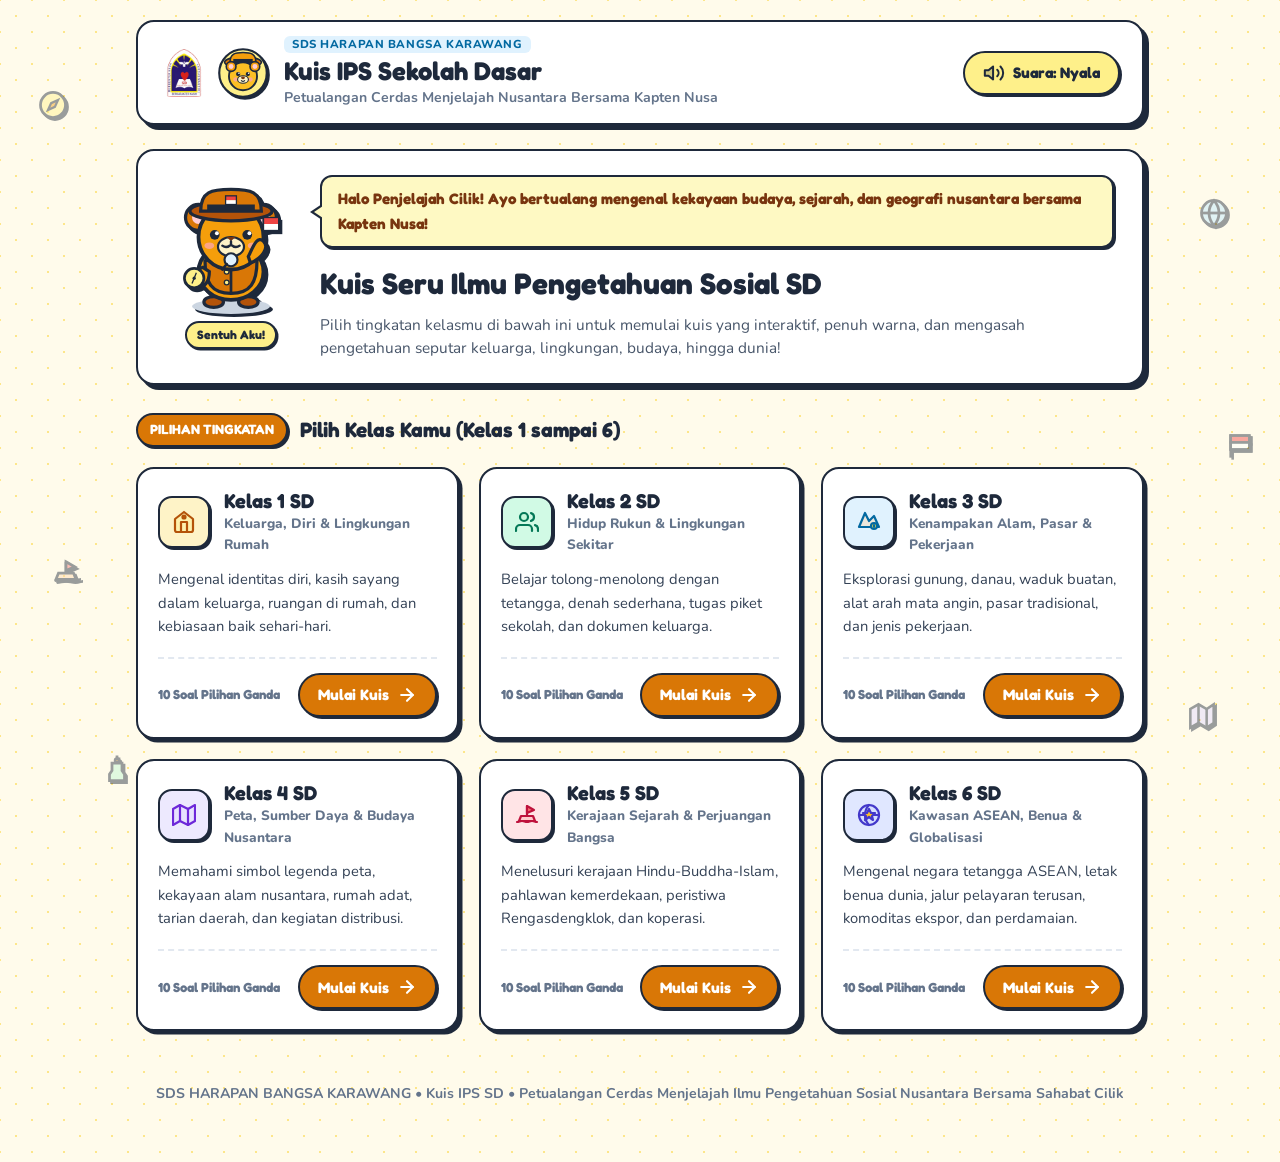
<file: IPS/index.html>
<!DOCTYPE html>
<html lang="id">
<head>
  <meta charset="UTF-8">
  <meta name="viewport" content="width=device-width, initial-scale=1.0">
  <title>Kuis IPS SD - Petualangan Nusantara Bersama Kapten Nusa</title>
  <link rel="icon" type="image/jpeg" href="LOGO SD HB.jpeg">

  <!-- Google Font: Fredoka (Rounded Comic) & Nunito (Mudah Dibaca Anak SD) -->
  <link rel="preconnect" href="https://fonts.googleapis.com">
  <link rel="preconnect" href="https://fonts.gstatic.com" crossorigin>
  <link href="https://fonts.googleapis.com/css2?family=Fredoka:wght@500;600;700;800&family=Nunito:wght@600;700;800;900&display=swap" rel="stylesheet">

  <!-- Lembar Gaya Komik Petualangan Nusantara -->
  <link rel="stylesheet" href="css/style.css">
</head>
<body>

  <!-- Gimmick Latar Belakang: Ikon Geografi & Sejarah Melayang Lembut (Syarat 9) -->
  <div class="floating-geo-container" aria-hidden="true">
    <div class="floating-item item-1">
      <!-- Kompas Petualang -->
      <svg viewBox="0 0 24 24" width="30" height="30" fill="none" stroke="#1E293B" stroke-width="2.2"><circle cx="12" cy="12" r="10" fill="#FEF08A"/><polygon points="16 8 13.5 13.5 8 16 10.5 10.5 16 8" fill="#F59E0B" stroke="#1E293B" stroke-width="1.8"/></svg>
    </div>
    <div class="floating-item item-2">
      <!-- Bola Dunia / Globe -->
      <svg viewBox="0 0 24 24" width="30" height="30" fill="none" stroke="#1E293B" stroke-width="2.2"><circle cx="12" cy="12" r="10" fill="#BAE6FD"/><line x1="2" y1="12" x2="22" y2="12"/><path d="M12 2a15 15 0 0 1 4 10 15 15 0 0 1-4 10 15 15 0 0 1-4-10 15 15 0 0 1 4-10z"/></svg>
    </div>
    <div class="floating-item item-3">
      <!-- Kapal Layar Nusantara -->
      <svg viewBox="0 0 24 24" width="30" height="30" fill="none" stroke="#1E293B" stroke-width="2.2"><path d="M3 18c3 0 4.5-1 7.5-1s4.5 1 7.5 1 4.5-1 6-1"/><path d="M4 17l2-5h12l2 5z" fill="#FED7AA"/><line x1="12" y1="12" x2="12" y2="3"/><polygon points="12 3 19 7 12 10 12 3" fill="#F87171"/></svg>
    </div>
    <div class="floating-item item-4">
      <!-- Peta Gulung Rahasia -->
      <svg viewBox="0 0 24 24" width="28" height="28" fill="none" stroke="#1E293B" stroke-width="2.2"><polygon points="2 6 2 22 9 18 16 22 22 18 22 2 16 6 9 2 2 6" fill="#DDD6FE"/><line x1="9" y1="2" x2="9" y2="18"/><line x1="16" y1="6" x2="16" y2="22"/></svg>
    </div>
    <div class="floating-item item-5">
      <!-- Candi Stupa Sejarah -->
      <svg viewBox="0 0 24 24" width="30" height="30" fill="none" stroke="#1E293B" stroke-width="2.2"><path d="M12 2v4"/><path d="M6 22h12v-5l-2-3V8h-8v6l-2 3v5z" fill="#BBF7D0"/><circle cx="12" cy="6" r="1.5" fill="#F59E0B"/></svg>
    </div>
    <div class="floating-item item-6">
      <!-- Bendera Merah Putih -->
      <svg viewBox="0 0 24 24" width="28" height="28" fill="none" stroke="#1E293B" stroke-width="2.2"><line x1="4" y1="22" x2="4" y2="2"/><rect x="4" y="3" width="16" height="6" fill="#EF4444"/><rect x="4" y="9" width="16" height="6" fill="#FFFFFF"/><rect x="4" y="3" width="16" height="12" stroke="#1E293B" stroke-width="2"/></svg>
    </div>
  </div>

  <div class="app-container">

    <!-- HEADER SITUS -->
    <header class="site-header">
      <div class="brand">
        <div class="brand-emblems">
          <img src="LOGO SD HB.jpeg" alt="Logo SDS Harapan Bangsa Karawang" class="school-logo-img">
          <!-- Maskot Mini Kapten Nusa SVG -->
          <svg class="brand-mascot-mini" viewBox="0 0 100 100" fill="none" xmlns="http://www.w3.org/2000/svg" aria-hidden="true">
            <circle cx="50" cy="50" r="44" fill="#FEF08A" stroke="#1E293B" stroke-width="4"/>
            <!-- Topi Petualang Safari Cokelat Muda -->
            <ellipse cx="50" cy="30" rx="34" ry="10" fill="#D97706" stroke="#1E293B" stroke-width="3"/>
            <path d="M26 30 C26 14 36 12 50 12 C64 12 74 14 74 30 Z" fill="#F59E0B" stroke="#1E293B" stroke-width="3"/>
            <rect x="32" y="24" width="36" height="6" fill="#1E293B"/>
            <!-- Kepala Beruang Petualang Ceria -->
            <circle cx="50" cy="56" r="26" fill="#FBBF24" stroke="#1E293B" stroke-width="3.5"/>
            <!-- Telinga Lucu -->
            <circle cx="28" cy="38" r="9" fill="#F59E0B" stroke="#1E293B" stroke-width="3"/>
            <circle cx="28" cy="38" r="4.5" fill="#FECDD3"/>
            <circle cx="72" cy="38" r="9" fill="#F59E0B" stroke="#1E293B" stroke-width="3"/>
            <circle cx="72" cy="38" r="4.5" fill="#FECDD3"/>
            <!-- Pipi Merah -->
            <circle cx="36" cy="62" r="4" fill="#FCA5A5" opacity="0.8"/>
            <circle cx="64" cy="62" r="4" fill="#FCA5A5" opacity="0.8"/>
            <!-- Mata Ceria -->
            <circle cx="41" cy="52" r="4" fill="#1E293B"/>
            <circle cx="42.5" cy="50.5" r="1.5" fill="#FFFFFF"/>
            <circle cx="59" cy="52" r="4" fill="#1E293B"/>
            <circle cx="60.5" cy="50.5" r="1.5" fill="#FFFFFF"/>
            <!-- Moncong & Hidung -->
            <ellipse cx="50" cy="62" rx="10" ry="7" fill="#FEF3C7" stroke="#1E293B" stroke-width="2"/>
            <ellipse cx="50" cy="59" rx="3.5" ry="2.5" fill="#78350F"/>
            <path d="M47 64 Q50 67 53 64" stroke="#1E293B" stroke-width="2" stroke-linecap="round"/>
          </svg>
        </div>
        <div class="brand-text-block">
          <div class="school-badge-name">SDS HARAPAN BANGSA KARAWANG</div>
          <h1 class="brand-title">Kuis IPS Sekolah Dasar</h1>
          <p class="brand-tagline">Petualangan Cerdas Menjelajah Nusantara Bersama Kapten Nusa</p>
        </div>
      </div>

      <div class="header-controls">
        <button id="btn-toggle-sound" class="btn-icon-comic" type="button" aria-pressed="false" aria-label="Nyalakan atau matikan efek suara">
          <span id="sound-icon-box" class="btn-inline-icon"></span>
          <span id="sound-label-text">Suara: Nyala</span>
        </button>
      </div>
    </header>

    <!-- KONTEN UTAMA APLIKASI -->
    <main id="main-content">

      <!-- =================================================================
           LAYAR 1: DASHBOARD PILIHAN KELAS 1 SAMPAI 6
           ================================================================= -->
      <section id="grades-screen">
        <!-- Hero Sambutan Maskot Komik Kapten Nusa (Gimmick Animasi Syarat 9) -->
        <div class="welcome-hero">
          <div id="mascot-interactive-box" class="mascot-interactive-box" title="Klik aku untuk mendengar fakta seru nusantara!">
            <!-- Maskot Beruang Petualang Kapten Nusa SVG -->
            <svg class="hero-mascot-svg" viewBox="0 0 120 120" fill="none" xmlns="http://www.w3.org/2000/svg" aria-hidden="true">
              <!-- Bayangan Kaki -->
              <ellipse cx="60" cy="112" rx="36" ry="7" fill="#CBD5E1"/>

              <!-- Telinga Lucu -->
              <circle cx="30" cy="30" r="12" fill="#D97706" stroke="#1E293B" stroke-width="3"/>
              <circle cx="30" cy="30" r="6" fill="#FECDD3"/>
              <circle cx="90" cy="30" r="12" fill="#D97706" stroke="#1E293B" stroke-width="3"/>
              <circle cx="90" cy="30" r="6" fill="#FECDD3"/>

              <!-- Kaki Kapten Nusa -->
              <ellipse cx="44" cy="108" rx="9" ry="5" fill="#B45309" stroke="#1E293B" stroke-width="3"/>
              <ellipse cx="76" cy="108" rx="9" ry="5" fill="#B45309" stroke="#1E293B" stroke-width="3"/>

              <!-- Badan & Baju Safari Penjelajah -->
              <ellipse cx="60" cy="80" rx="30" ry="26" fill="#F59E0B" stroke="#1E293B" stroke-width="3.5"/>
              <!-- Rompi Safari Cokelat -->
              <path d="M36 70 C36 90 42 100 60 100 C78 100 84 90 84 70 C74 68 68 66 60 72 C52 66 46 68 36 70 Z" fill="#D97706" stroke="#1E293B" stroke-width="3"/>
              <line x1="60" y1="72" x2="60" y2="100" stroke="#1E293B" stroke-width="2.5"/>
              <!-- Kancing Rompi Safari -->
              <circle cx="56" cy="80" r="2.2" fill="#FEF08A" stroke="#1E293B" stroke-width="1.2"/>
              <circle cx="56" cy="90" r="2.2" fill="#FEF08A" stroke="#1E293B" stroke-width="1.2"/>

              <!-- Tangan Kiri Memegang Kompas Emas -->
              <path d="M34 76 C28 78 24 86 30 92 C36 96 40 88 40 80 Z" fill="#F59E0B" stroke="#1E293B" stroke-width="3"/>
              <!-- Kompas Emas di Tangan -->
              <circle cx="26" cy="86" r="9" fill="#FEF08A" stroke="#1E293B" stroke-width="2.5"/>
              <polygon points="28 81 26 86 24 91 26 86" fill="#EF4444" stroke="#1E293B" stroke-width="1.2"/>
              <circle cx="26" cy="86" r="1.5" fill="#1E293B"/>

              <!-- Kepala Kapten Nusa -->
              <circle cx="60" cy="48" r="30" fill="#F59E0B" stroke="#1E293B" stroke-width="3.5"/>

              <!-- Topi Safari Petualang -->
              <ellipse cx="60" cy="24" rx="38" ry="9" fill="#B45309" stroke="#1E293B" stroke-width="3"/>
              <path d="M32 24 C32 6 42 4 60 4 C78 4 88 6 88 24 Z" fill="#D97706" stroke="#1E293B" stroke-width="3"/>
              <rect x="38" y="18" width="44" height="6" fill="#1E293B"/>
              <!-- Lencana Bendera Mini di Topi -->
              <rect x="55" y="10" width="10" height="4" fill="#EF4444"/>
              <rect x="55" y="14" width="10" height="4" fill="#FFFFFF"/>
              <rect x="55" y="10" width="10" height="8" stroke="#1E293B" stroke-width="1.2"/>

              <!-- Pipi Merona Ceria -->
              <ellipse cx="40" cy="56" rx="4.5" ry="3" fill="#FCA5A5" opacity="0.8"/>
              <ellipse cx="80" cy="56" rx="4.5" ry="3" fill="#FCA5A5" opacity="0.8"/>

              <!-- Moncong & Hidung Beruang Ramah -->
              <ellipse cx="60" cy="57" rx="12" ry="9" fill="#FEF3C7" stroke="#1E293B" stroke-width="2"/>
              <polygon points="60,52 56,48 64,48" fill="#78350F"/>
              <path d="M60 52 v3 M60 55 Q56 59 52 56 M60 55 Q64 59 68 56" stroke="#1E293B" stroke-width="2.2" stroke-linecap="round"/>

              <!-- Kaca Pembesar / Teropong Gantung di Leher -->
              <circle cx="60" cy="69" r="6" fill="#E0F2FE" stroke="#1E293B" stroke-width="2"/>
              <line x1="56" y1="73" x2="52" y2="78" stroke="#1E293B" stroke-width="2.5" stroke-linecap="round"/>

              <!-- Mata Berkedip Animasi SVG -->
              <g class="mascot-eye-blink">
                <circle cx="45" cy="46" r="4.5" fill="#1E293B"/>
                <circle cx="47" cy="44.5" r="1.8" fill="#FFFFFF"/>
                <circle cx="75" cy="46" r="4.5" fill="#1E293B"/>
                <circle cx="77" cy="44.5" r="1.8" fill="#FFFFFF"/>
              </g>

              <!-- Tangan Kanan Melambai Ceria -->
              <g class="mascot-arm-wave">
                <path d="M78 72 C88 68 96 58 90 52 C84 46 80 58 76 66 Z" fill="#F59E0B" stroke="#1E293B" stroke-width="3"/>
                <!-- Bendera Mini Nusantara di Tangan -->
                <line x1="90" y1="52" x2="90" y2="30" stroke="#1E293B" stroke-width="2"/>
                <rect x="90" y="30" width="14" height="6" fill="#EF4444"/>
                <rect x="90" y="36" width="14" height="6" fill="#FFFFFF"/>
                <rect x="90" y="30" width="14" height="12" stroke="#1E293B" stroke-width="1.2"/>
              </g>
            </svg>
            <div class="mascot-click-hint">Sentuh Aku!</div>
          </div>

          <div class="hero-text-box">
            <div id="mascot-speech-bubble" class="hero-speech-bubble">
              <span id="mascot-speech-text">Halo Penjelajah Cilik! Ayo bertualang mengenal kekayaan budaya, sejarah, dan geografi nusantara bersama Kapten Nusa!</span>
            </div>
            <h2 class="hero-title">Kuis Seru Ilmu Pengetahuan Sosial SD</h2>
            <p class="hero-desc">Pilih tingkatan kelasmu di bawah ini untuk memulai kuis yang interaktif, penuh warna, dan mengasah pengetahuan seputar keluarga, lingkungan, budaya, hingga dunia!</p>
          </div>
        </div>

        <div class="section-headline-box">
          <span class="headline-badge">Pilihan Tingkatan</span>
          <h3 class="section-title">Pilih Kelas Kamu (Kelas 1 sampai 6)</h3>
        </div>

        <div id="grades-container" class="grades-grid">
          <!-- Kartu kelas 1 sampai 6 dirender secara dinamis oleh app.js -->
        </div>
      </section>

      <!-- =================================================================
           LAYAR 2: KUIS INTERAKTIF BERJALAN
           ================================================================= -->
      <section id="quiz-screen" class="d-none">
        
        <div class="quiz-header-bar">
          <button id="btn-back-home" type="button" class="btn-back-comic" aria-label="Kembali ke Beranda Pilihan Kelas">
            <span id="btn-back-icon" class="btn-inline-icon"></span>
            <span>Ganti Kelas</span>
          </button>
          <div id="quiz-grade-badge" class="quiz-grade-badge">Kelas 1 SD</div>
        </div>

        <div class="quiz-progress-card">
          <div class="progress-info-row">
            <span id="progress-text" class="progress-text">Soal 1 dari 10</span>
            <span id="progress-percent" class="progress-percent">10%</span>
          </div>
          <div class="progress-track" role="progressbar" aria-valuemin="0" aria-valuemax="100" aria-valuenow="10">
            <div id="progress-fill" class="progress-fill"></div>
          </div>
        </div>

        <article class="question-card">
          <div class="question-top-bar">
            <span id="question-topic" class="question-topic-pill">Topik Materi</span>
            
            <!-- Fitur Suara: Tombol Membaca Soal (Text-to-Speech) (Syarat 3) -->
            <button id="btn-speak-question" type="button" class="btn-speak-question" aria-label="Dengarkan soal dibacakan">
              <span id="speaker-icon-box" class="btn-inline-icon"></span>
              <span id="speech-btn-label">Dengarkan Soal</span>
            </button>
          </div>

          <h2 id="question-text" class="question-text">Teks pertanyaan kuis akan tampil di sini...</h2>

          <div id="options-container" class="options-grid" role="radiogroup" aria-label="Pilihan Jawaban">
            <!-- Pilihan A, B, C, D dirender dinamis tanpa membocorkan jawaban di soal -->
          </div>

          <!-- Umpan Balik Instan Setelah Menjawab -->
          <div id="feedback-banner" class="feedback-banner d-none" aria-live="polite">
            <div id="feedback-icon" class="feedback-icon-box" aria-hidden="true"></div>
            <div class="feedback-text-content">
              <h3 id="feedback-heading" class="feedback-heading">Luar Biasa!</h3>
              <p id="feedback-sub" class="feedback-sub">Penjelasan singkat mengenai materi pertanyaan ini.</p>
            </div>
          </div>

          <div class="quiz-actions-row">
            <button id="btn-next-question" type="button" class="btn-next-comic" disabled aria-disabled="true">
              <span class="btn-next-text">Soal Selanjutnya</span>
              <span id="next-btn-icon" class="btn-inline-icon"></span>
            </button>
          </div>
        </article>
      </section>

      <!-- =================================================================
           LAYAR 3: HASIL KUIS, SELEBRASI & LEMBAR REVIEW KOREKSI (SYARAT 4 & 9)
           ================================================================= -->
      <section id="results-screen" class="d-none">
        
        <!-- Kanvas Animasi Konfeti Letupan Pesta (Syarat 9) -->
        <canvas id="confetti-canvas" aria-hidden="true"></canvas>

        <div class="results-hero-card">
          
          <!-- Gimmick Animasi: Piala Emas Berputar dengan Sinar Matahari (Syarat 9) -->
          <div class="trophy-stage">
            <div class="sunburst-beam" aria-hidden="true"></div>
            <div id="celebration-trophy-box" class="golden-trophy-svg">
              <svg viewBox="0 0 24 24" width="90" height="90" fill="none" stroke="#1E293B" stroke-width="2.2" stroke-linecap="round" stroke-linejoin="round" aria-hidden="true">
                <path d="M6 9H4.5a2.5 2.5 0 0 1 0-5H6"/>
                <path d="M18 9h1.5a2.5 2.5 0 0 0 0-5H18"/>
                <path d="M4 22h16"/>
                <path d="M10 14.66V17c0 .55-.45 1-1 1H8c-.55 0-1 .45-1 1v3h10v-3c0-.55-.45-1-1-1h-1c-.55 0-1-.45-1-1v-2.34"/>
                <path d="M6 4h12v6c0 3.31-2.69 6-6 6s-6-2.69-6-6V4Z" fill="#FDE047"/>
                <circle cx="12" cy="9" r="2.5" fill="#D97706"/>
              </svg>
            </div>
          </div>

          <!-- Bintang Bersinar Animatif Berurutan (Syarat 9) -->
          <div id="score-stars-container" class="score-stars-container"></div>

          <h2 id="score-title" class="score-title">Selamat! Kamu Hebat Sekali!</h2>
          <p id="score-message" class="score-message">Pesan motivasi belajar ramah anak SD akan tampil di sini.</p>

          <div class="score-metrics-box">
            <div class="metric-score-group">
              <span id="score-final-number" class="score-number">100</span>
              <span class="score-max">/ 100</span>
            </div>
            <div class="metrics-divider" aria-hidden="true"></div>
            <span id="stat-correct" class="stat-pill pill-correct">10 Benar</span>
            <span id="stat-wrong" class="stat-pill pill-wrong">0 Perlu Belajar</span>
          </div>

          <div class="results-actions-row">
            <button id="btn-retry-quiz" type="button" class="btn-results-action btn-retry">
              <span id="retry-btn-icon" class="btn-inline-icon"></span>
              <span>Ulangi Kuis Kelas Ini</span>
            </button>
            <button id="btn-change-grade" type="button" class="btn-results-action btn-change">
              <span id="change-grade-icon" class="btn-inline-icon"></span>
              <span>Pilih Kelas Lain</span>
            </button>
            <button id="btn-reconfetti" type="button" class="btn-results-action btn-reconfetti" aria-label="Letupkan pesta konfeti lagi">
              <span>Letupkan Konfeti!</span>
            </button>
          </div>
        </div>

        <!-- LEMBAR REVIEW & KOREKSI JAWABAN LENGKAP (SYARAT 4) -->
        <section class="review-section">
          <div class="review-section-header">
            <div class="review-title-box">
              <div id="review-book-icon" class="review-book-icon"></div>
              <h3 class="review-title">Lembar Review & Koreksi Jawaban</h3>
            </div>
            
            <div class="review-filter-tabs" role="tablist" aria-label="Filter Hasil Review">
              <button id="filter-all-btn" type="button" class="filter-pill-btn active-filter" role="tab" aria-selected="true">Semua Soal (10)</button>
              <button id="filter-wrong-btn" type="button" class="filter-pill-btn" role="tab" aria-selected="false">Perlu Belajar Lagi</button>
              <button id="filter-correct-btn" type="button" class="filter-pill-btn" role="tab" aria-selected="false">Jawaban Benar</button>
            </div>
          </div>

          <div id="review-list" class="review-list">
            <!-- Seluruh 10 soal ditampilkan dengan jawaban siswa, status benar/salah, dan koreksi jawaban di bawahnya -->
          </div>
        </section>

      </section>

    </main>

    <!-- FOOTER SITUS -->
    <footer class="site-footer">
      <p>SDS HARAPAN BANGSA KARAWANG &bull; Kuis IPS SD • Petualangan Cerdas Menjelajah Ilmu Pengetahuan Sosial Nusantara Bersama Sahabat Cilik</p>
    </footer>

  </div>

  <!-- Script Aplikasi -->
  <script src="js/icons.js"></script>
  <script src="js/audio.js"></script>
  <script src="js/questions.js"></script>
  <script src="js/app.js"></script>
</body>
</html>
</file>
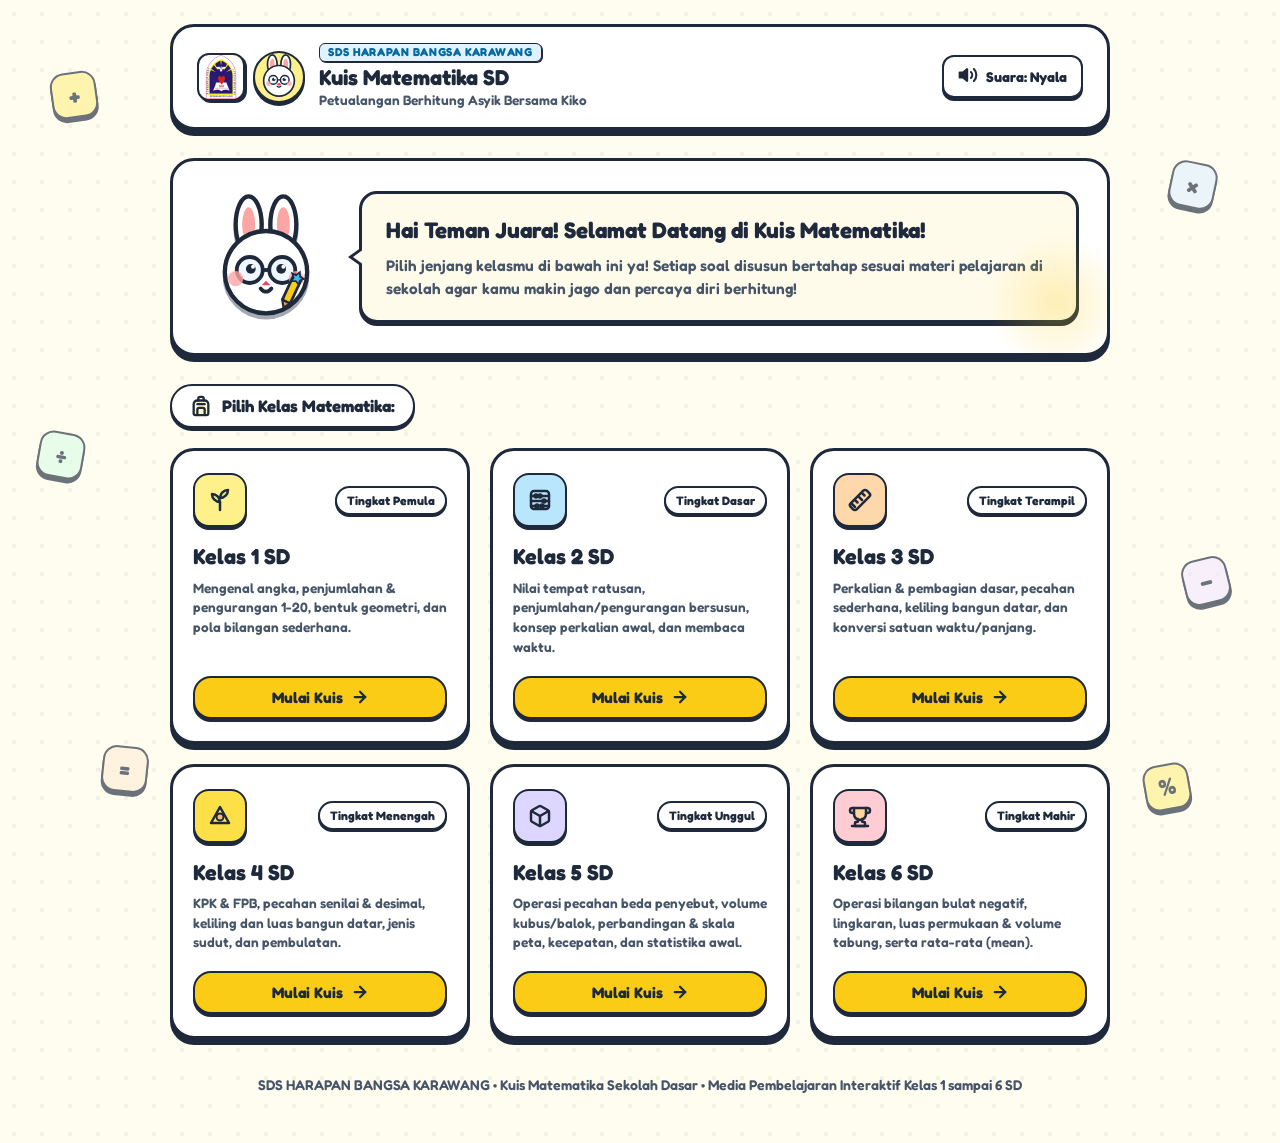
<file: Matematika/index.html>
<!DOCTYPE html>
<html lang="id">
<head>
  <meta charset="UTF-8">
  <meta name="viewport" content="width=device-width, initial-scale=1.0">
  <title>Kuis Matematika SD - Belajar Hitung Ceria & Menyenangkan</title>
  <link rel="icon" type="image/jpeg" href="LOGO SD HB.jpeg">

  <!-- Google Font: Fredoka (Rounded Comic) & Nunito (Akrab dan Terbaca) -->
  <link rel="preconnect" href="https://fonts.googleapis.com">
  <link rel="preconnect" href="https://fonts.gstatic.com" crossorigin>
  <link href="https://fonts.googleapis.com/css2?family=Fredoka:wght@500;600;700;800&family=Nunito:wght@600;700;800;900&display=swap" rel="stylesheet">

  <!-- Lembar Gaya Komik Interaktif -->
  <link rel="stylesheet" href="css/style.css">
</head>
<body>

  <!-- Gimmick Latar Belakang: Simbol Matematika Melayang Lembut -->
  <div class="floating-symbols-container" aria-hidden="true">
    <div class="math-symbol-badge sym-1">+</div>
    <div class="math-symbol-badge sym-2">×</div>
    <div class="math-symbol-badge sym-3">÷</div>
    <div class="math-symbol-badge sym-4">−</div>
    <div class="math-symbol-badge sym-5">=</div>
    <div class="math-symbol-badge sym-6">%</div>
  </div>

  <div class="app-container">

    <!-- HEADER SITUS -->
    <header class="site-header">
      <div class="brand">
        <div class="brand-emblems">
          <img src="LOGO SD HB.jpeg" alt="Logo SDS Harapan Bangsa Karawang" class="school-logo-img">
          <!-- Maskot Kelinci Cerdas Mini SVG Komik -->
          <svg class="brand-mascot-mini" viewBox="0 0 100 100" fill="none" xmlns="http://www.w3.org/2000/svg" aria-hidden="true">
            <!-- Telinga Kelinci -->
            <ellipse cx="36" cy="24" rx="10" ry="20" fill="#FFFFFF" stroke="#1E293B" stroke-width="3.5"/>
            <ellipse cx="36" cy="24" rx="5" ry="12" fill="#FCA5A5"/>
            <ellipse cx="64" cy="24" rx="10" ry="20" fill="#FFFFFF" stroke="#1E293B" stroke-width="3.5"/>
            <ellipse cx="64" cy="24" rx="5" ry="12" fill="#FCA5A5"/>
            <!-- Kepala Kelinci -->
            <circle cx="50" cy="58" r="32" fill="#FFFFFF" stroke="#1E293B" stroke-width="3.5"/>
            <!-- Kacamata Bulat Cerdas -->
            <circle cx="38" cy="56" r="9" fill="#E0F2FE" fill-opacity="0.5" stroke="#1E293B" stroke-width="3"/>
            <circle cx="62" cy="56" r="9" fill="#E0F2FE" fill-opacity="0.5" stroke="#1E293B" stroke-width="3"/>
            <line x1="47" y1="56" x2="53" y2="56" stroke="#1E293B" stroke-width="3"/>
            <!-- Mata Berbinar di Balik Kacamata -->
            <circle cx="39" cy="55" r="3.5" fill="#1E293B"/>
            <circle cx="41" cy="53" r="1.5" fill="#FFFFFF"/>
            <circle cx="61" cy="55" r="3.5" fill="#1E293B"/>
            <circle cx="63" cy="53" r="1.5" fill="#FFFFFF"/>
            <!-- Hidung & Senyum -->
            <ellipse cx="50" cy="65" rx="3.5" ry="2.5" fill="#F43F5E"/>
            <path d="M46 69 Q50 73 54 69" stroke="#1E293B" stroke-width="2.5" stroke-linecap="round" fill="none"/>
            <!-- Pipi Merona -->
            <circle cx="28" cy="64" r="5" fill="#FCA5A5" opacity="0.8"/>
            <circle cx="72" cy="64" r="5" fill="#FCA5A5" opacity="0.8"/>
          </svg>
        </div>
        <div class="brand-text-block">
          <div class="school-badge-name">SDS HARAPAN BANGSA KARAWANG</div>
          <h2 class="brand-title">Kuis Matematika SD</h2>
          <p class="brand-tagline">Petualangan Berhitung Asyik Bersama Kiko</p>
        </div>
      </div>

      <div class="header-controls">
        <button id="btn-toggle-sound" class="btn-icon-comic" type="button" aria-pressed="false" aria-label="Nyalakan atau matikan efek suara">
          <span id="sound-icon-box" class="btn-inline-icon">
            <!-- Icon suara dimuat dinamis -->
          </span>
          <span id="sound-label-text">Suara: Nyala</span>
        </button>
      </div>
    </header>

    <!-- KONTEN UTAMA -->
    <main id="main-content">

      <!-- =================================================================
           LAYAR 1: DASHBOARD PILIHAN KELAS 1 SAMPAI 6
           ================================================================= -->
      <section id="grades-screen">
        <!-- Hero Sambutan Maskot Animasi Komik -->
        <div class="welcome-hero">
          <div class="hero-mascot-box">
            <!-- Maskot Kelinci Cerdas Besar dengan Animasi Kedip & Goyang Telinga -->
            <svg class="hero-mascot-svg" viewBox="0 0 120 120" fill="none" xmlns="http://www.w3.org/2000/svg" aria-hidden="true">
              <!-- Telinga Kiri Bergoyang -->
              <g class="mascot-ear-left">
                <ellipse cx="44" cy="30" rx="12" ry="26" fill="#FFFFFF" stroke="#1E293B" stroke-width="4"/>
                <ellipse cx="44" cy="30" rx="6" ry="16" fill="#FCA5A5"/>
              </g>
              <!-- Telinga Kanan Bergoyang -->
              <g class="mascot-ear-right">
                <ellipse cx="76" cy="30" rx="12" ry="26" fill="#FFFFFF" stroke="#1E293B" stroke-width="4"/>
                <ellipse cx="76" cy="30" rx="6" ry="16" fill="#FCA5A5"/>
              </g>
              <!-- Kepala Kelinci -->
              <circle cx="60" cy="74" r="38" fill="#FFFFFF" stroke="#1E293B" stroke-width="4"/>
              
              <!-- Kacamata Bulat Cerdas -->
              <circle cx="45" cy="72" r="12" fill="#E0F2FE" fill-opacity="0.5" stroke="#1E293B" stroke-width="3.5"/>
              <circle cx="75" cy="72" r="12" fill="#E0F2FE" fill-opacity="0.5" stroke="#1E293B" stroke-width="3.5"/>
              <line x1="57" y1="72" x2="63" y2="72" stroke="#1E293B" stroke-width="3.5"/>

              <!-- Mata Berkedip Alami -->
              <g class="mascot-eye-blink">
                <circle cx="46" cy="71" r="4.5" fill="#1E293B"/>
                <circle cx="48" cy="69" r="1.8" fill="#FFFFFF"/>
                <circle cx="74" cy="71" r="4.5" fill="#1E293B"/>
                <circle cx="76" cy="69" r="1.8" fill="#FFFFFF"/>
              </g>

              <!-- Hidung Segitiga Mungil & Senyum Manis -->
              <polygon points="60,82 56,86 64,86" fill="#F43F5E"/>
              <path d="M55 89 Q60 95 65 89" stroke="#1E293B" stroke-width="3.5" stroke-linecap="round" fill="none"/>

              <!-- Pipi Merona Ceria -->
              <circle cx="32" cy="80" r="7" fill="#FCA5A5" opacity="0.8"/>
              <circle cx="88" cy="80" r="7" fill="#FCA5A5" opacity="0.8"/>

              <!-- Pensil Bintang di Tangan Kelinci -->
              <g transform="translate(86, 76) rotate(25)">
                <rect x="0" y="0" width="8" height="26" rx="2" fill="#FACC15" stroke="#1E293B" stroke-width="2.5"/>
                <polygon points="0,26 8,26 4,32" fill="#FB923C" stroke="#1E293B" stroke-width="2"/>
                <polygon points="4,-4 6,0 10,0 7,3 8,7 4,5 0,7 1,3 -2,0 2,0" fill="#38BDF8" stroke="#1E293B" stroke-width="1.5"/>
              </g>
            </svg>
          </div>

          <div class="hero-speech-bubble">
            <h1>Hai Teman Juara! Selamat Datang di Kuis Matematika!</h1>
            <p>Pilih jenjang kelasmu di bawah ini ya! Setiap soal disusun bertahap sesuai materi pelajaran di sekolah agar kamu makin jago dan percaya diri berhitung!</p>
          </div>
        </div>

        <div class="section-label-banner">
          <svg viewBox="0 0 24 24" width="22" height="22" fill="none" stroke="currentColor" stroke-width="2.5" stroke-linecap="round" stroke-linejoin="round" aria-hidden="true">
            <path d="M4 10a4 4 0 0 1 4-4h8a4 4 0 0 1 4 4v10a2 2 0 0 1-2 2H6a2 2 0 0 1-2-2Z" fill="#FEF08A" fill-opacity="0.4"/>
            <path d="M9 6V4a2 2 0 0 1 2-2h2a2 2 0 0 1 2 2v2"/>
            <path d="M8 21v-5a2 2 0 0 1 2-2h4a2 2 0 0 1 2 2v5"/>
            <path d="M8 10h8"/>
          </svg>
          <span>Pilih Kelas Matematika:</span>
        </div>

        <!-- Grid 6 Kelas SD (Dimuat Dinamis via app.js) -->
        <div id="grades-container" class="grades-grid">
          <!-- Kartu Kelas 1 s/d 6 dimuat secara otomatis -->
        </div>
      </section>

      <!-- =================================================================
           LAYAR 2: KUIS INTERAKTIF
           ================================================================= -->
      <section id="quiz-screen" class="quiz-screen d-none">
        <!-- Bar Navigasi Atas Kuis -->
        <div class="quiz-top-bar">
          <button id="btn-back-home" type="button" class="btn-back-home" aria-label="Kembali ke pilihan kelas">
            <span id="btn-back-icon">
              <!-- Icon arrowLeft -->
            </span>
            <span>Ganti Kelas</span>
          </button>

          <div class="progress-track-wrapper">
            <div class="progress-labels">
              <span id="progress-text">Soal 1 dari 10</span>
              <span id="progress-percent">10%</span>
            </div>
            <div class="progress-track" role="progressbar" aria-valuemin="1" aria-valuemax="10" aria-valuenow="1" aria-label="Kemajuan soal kuis">
              <div id="progress-fill" class="progress-fill" style="width: 10%;"></div>
            </div>
          </div>
        </div>

        <!-- Kartu Soal Utama -->
        <article class="question-panel">
          <div class="question-header-row">
            <span id="question-topic" class="question-topic-pill">Topik: Penjumlahan</span>

            <!-- Tombol Text-to-Speech untuk membacakan soal -->
            <button id="btn-speak-question" type="button" class="btn-speech-trigger" aria-label="Dengarkan pembacaan soal dengan suara">
              <span id="speaker-icon-box" class="icon-speaker" aria-hidden="true">
                <!-- Icon speaker -->
              </span>
              <span id="speech-btn-label">Dengarkan Soal</span>
            </button>
          </div>

          <div class="question-main-box">
            <h2 id="question-text" class="question-main-text">Memuat pertanyaan...</h2>
          </div>

          <!-- Pilihan Jawaban A, B, C, D (Grid 2 Kolom Ramah Anak) -->
          <div id="options-container" class="options-grid">
            <!-- Pilihan jawaban dimuat dinamis oleh app.js -->
          </div>

          <!-- Banner Respon/Umpan Balik Setelah Menjawab -->
          <div id="feedback-banner" class="answer-feedback-banner d-none">
            <div class="feedback-text-content">
              <div id="feedback-icon" class="feedback-icon-box" aria-hidden="true">
                <!-- Icon check / cross -->
              </div>
              <div>
                <h3 id="feedback-heading" class="feedback-heading">Jawabanmu Hebat!</h3>
                <p id="feedback-sub" class="feedback-sub">Pintar sekali, teruskan semangat belajarmu!</p>
              </div>
            </div>

            <button id="btn-next-question" type="button" class="btn-next-question">
              <span>Lanjut Soal Berikutnya</span>
              <span id="next-btn-icon" aria-hidden="true">
                <!-- Icon arrowRight -->
              </span>
            </button>
          </div>
        </article>
      </section>

      <!-- =================================================================
           LAYAR 3: HASIL KUIS & REVIEW KOREKSI LENGKAP
           ================================================================= -->
      <section id="results-screen" class="results-screen d-none">
        <!-- Canvas Animasi Confetti Pesta Juara -->
        <canvas id="confetti-canvas" class="confetti-canvas" aria-hidden="true"></canvas>

        <!-- Papan Skor Komik -->
        <div class="score-board-card">
          <!-- Animasi Piala Emas Bersinar & Efek Sunburst -->
          <div class="celebration-trophy-wrapper">
            <div class="trophy-sunburst" aria-hidden="true"></div>
            <div class="celebration-trophy-icon" aria-hidden="true">
              <svg viewBox="0 0 100 100" width="94" height="94" fill="none" xmlns="http://www.w3.org/2000/svg">
                <!-- Sayap Pegangan Piala Kiri & Kanan -->
                <path d="M26 36 C14 36 14 56 26 56 L31 56" stroke="#1E293B" stroke-width="4" stroke-linecap="round" fill="#FDE047"/>
                <path d="M74 36 C86 36 86 56 74 56 L69 56" stroke="#1E293B" stroke-width="4" stroke-linecap="round" fill="#FDE047"/>
                <!-- Badan Utama Piala Emas -->
                <path d="M28 24 L72 24 L68 58 C66 70 56 74 50 74 C44 74 34 70 32 58 Z" fill="#FACC15" stroke="#1E293B" stroke-width="4"/>
                <ellipse cx="50" cy="24" rx="22" ry="6" fill="#FEF08A" stroke="#1E293B" stroke-width="3"/>
                <!-- Bintang Juara di Tengah Piala -->
                <polygon points="50,36 53,44 61,45 55,51 57,59 50,55 43,59 45,51 39,45 47,44" fill="#FFFFFF" stroke="#1E293B" stroke-width="2"/>
                <!-- Batang & Dudukan Piala -->
                <rect x="45" y="74" width="10" height="12" fill="#EAB308" stroke="#1E293B" stroke-width="3.5"/>
                <path d="M34 86 L66 86 L62 94 L38 94 Z" fill="#FB923C" stroke="#1E293B" stroke-width="4"/>
                <!-- Kilau Cahaya Putih -->
                <line x1="36" y1="32" x2="38" y2="48" stroke="#FFFFFF" stroke-width="3" stroke-linecap="round"/>
              </svg>
            </div>
          </div>

          <!-- Barisan Bintang Hasil Kuis -->
          <div id="score-stars" class="score-star-row" aria-label="Bintang nilai kuis">
            <!-- Bintang dimuat secara bertahap (staggered pop-in) via JS -->
          </div>

          <h2 id="score-title" class="score-title">Hebat Sekali! Kamu Juara!</h2>
          <p id="score-message" class="score-message">Semua pertanyaan berhasil kamu jawab dengan sangat membanggakan!</p>

          <div id="score-metric" class="score-metric-badge">
            Nilai Kamu: 10 dari 10 (100%)
          </div>

          <div class="results-action-row">
            <button id="btn-retry-quiz" type="button" class="btn-comic-primary">
              <span id="retry-btn-icon"></span>
              <span>Coba Lagi Kuis Ini</span>
            </button>
            <button id="btn-change-grade" type="button" class="btn-comic-secondary">
              <span id="change-grade-icon"></span>
              <span>Pilih Kelas Lain</span>
            </button>
          </div>
        </div>

        <!-- Lembar Koreksi & Pembahasan Jawaban Lengkap -->
        <section class="review-section" aria-labelledby="review-heading-title">
          <div class="review-section-header">
            <h2 id="review-heading-title" class="review-heading">
              <span id="review-book-icon" aria-hidden="true"></span>
              <span>Lembar Review & Koreksi Lengkap</span>
            </h2>
            <span class="review-filter-text">Menampilkan semua jawaban yang telah kamu kerjakan beserta cara hitung lengkap</span>
          </div>

          <!-- Daftar Soal & Pembahasan (Dimuat Dinamis via app.js) -->
          <div id="review-list" class="review-list">
            <!-- Setiap soal, pilihan anak, status benar/salah, 
                 dan kotak koreksi ramah anak jika salah akan muncul di sini -->
          </div>
        </section>
      </section>

    </main>

    <!-- FOOTER SITUS -->
    <footer class="site-footer">
      <p>SDS HARAPAN BANGSA KARAWANG &bull; Kuis Matematika Sekolah Dasar &bull; Media Pembelajaran Interaktif Kelas 1 sampai 6 SD</p>
    </footer>

  </div>

  <!-- SCRIPT LOGIKA APLIKASI -->
  <script src="js/icons.js"></script>
  <script src="js/questions.js"></script>
  <script src="js/audio.js"></script>
  <script src="js/app.js"></script>
</body>
</html>
</file>
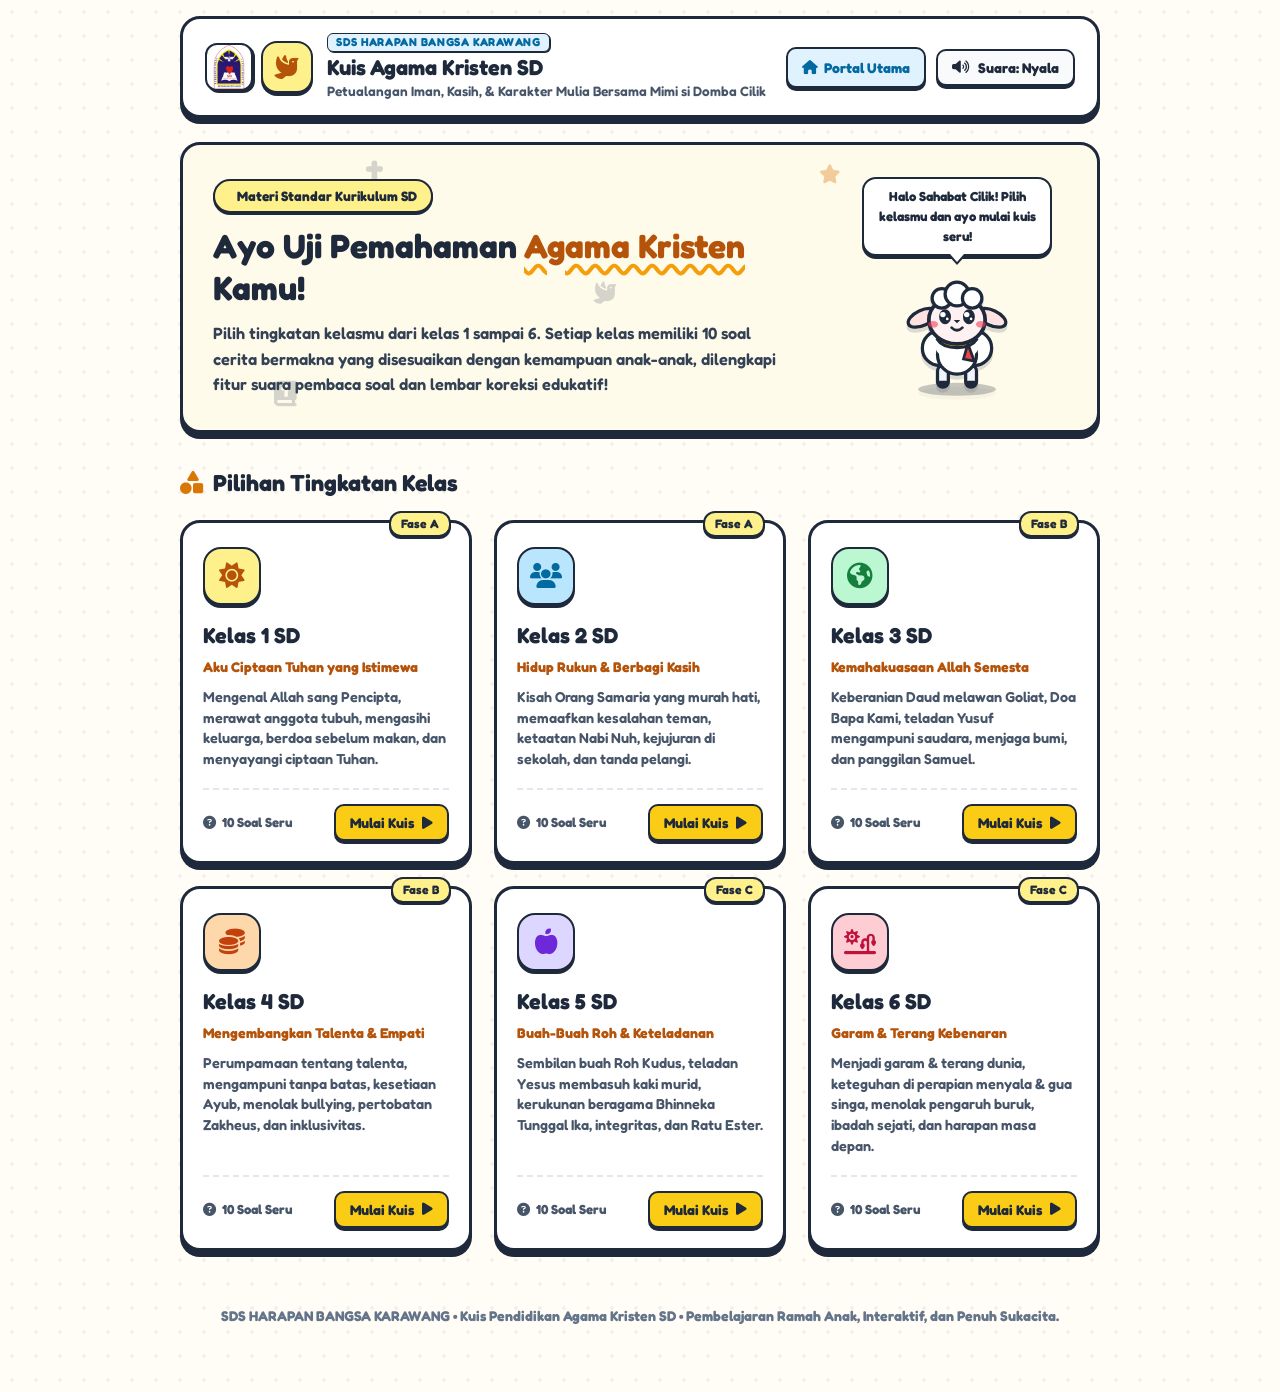
<file: PendidikanAgamaKristen/index.html>
<!DOCTYPE html>
<html lang="id">
<head>
  <meta charset="UTF-8">
  <meta name="viewport" content="width=device-width, initial-scale=1.0">
  <title>Kuis Pendidikan Agama Kristen SD - Belajar Ceria & Penuh Kasih</title>
  <link rel="icon" type="image/jpeg" href="LOGO SD HB.jpeg">

  <!-- Font Google: Fredoka (Rounded Comic Lembut Ramah Anak) -->
  <link rel="preconnect" href="https://fonts.googleapis.com">
  <link rel="preconnect" href="https://fonts.gstatic.com" crossorigin>
  <link href="https://fonts.googleapis.com/css2?family=Fredoka:wght@500;600;700;800&display=swap" rel="stylesheet">

  <!-- Web Icons Bebas Emoji: Font Awesome 6 Free CDN -->
  <link rel="stylesheet" href="https://cdnjs.cloudflare.com/ajax/libs/font-awesome/6.5.1/css/all.min.css">

  <!-- Lembar Gaya Komik & Kartun Ceria -->
  <link rel="stylesheet" href="css/style.css">
</head>
<body>
  <div class="app-container">

    <!-- =================================================================
         HEADER SITUS (IDENTITAS & KONTROL SUARA)
         ================================================================= -->
    <header class="site-header">
      <div class="brand">
        <div class="brand-emblems">
          <img src="LOGO SD HB.jpeg" alt="Logo SDS Harapan Bangsa Karawang" class="school-logo-img">
          <div class="brand-icon-wrap" aria-hidden="true">
            <i class="fa-solid fa-dove" style="font-size: 1.5rem; color: #B45309;"></i>
          </div>
        </div>
        <div class="brand-text-block">
          <div class="school-badge-name">SDS HARAPAN BANGSA KARAWANG</div>
          <h1 class="brand-title">Kuis Agama Kristen SD</h1>
          <p class="brand-tagline">Petualangan Iman, Kasih, & Karakter Mulia Bersama Mimi si Domba Cilik</p>
        </div>
      </div>

      <div class="header-controls">
        <a href="../index.html" class="btn-portal-back" aria-label="Kembali ke portal utama kuis">
          <i class="fa-solid fa-house" aria-hidden="true"></i>
          <span>Portal Utama</span>
        </a>
        <button id="btn-toggle-sound" class="btn-icon-comic" type="button" aria-pressed="false" aria-label="Nyalakan atau matikan efek suara">
          <i class="fa-solid fa-volume-high" aria-hidden="true"></i>
          <span id="sound-label-text">Suara: Nyala</span>
        </button>
      </div>
    </header>

    <!-- =================================================================
         KONTEN UTAMA APLIKASI
         ================================================================= -->
    <main id="main-content">

      <!-- ===============================================================
           LAYAR 1: DASHBOARD / PILIHAN KELAS 1 SAMPAI 6
           =============================================================== -->
      <section id="grades-screen">

        <!-- Hero Sambutan Maskot Komik dengan Gimmick Animasi -->
        <div class="hero-dashboard">

          <!-- Elemen Doodles Mengambang Latar Belakang -->
          <div class="hero-doodles" aria-hidden="true">
            <i class="fa-solid fa-cross doodle doodle-cross"></i>
            <i class="fa-solid fa-book-bible doodle doodle-bible"></i>
            <i class="fa-solid fa-star doodle doodle-star-1"></i>
            <i class="fa-solid fa-sparkles doodle doodle-star-2"></i>
            <i class="fa-solid fa-dove doodle doodle-dove"></i>
          </div>

          <!-- Teks Sambutan Hero -->
          <div class="hero-content">
            <span class="hero-badge">
              <i class="fa-solid fa-sparkles" style="color: #D97706;"></i>
              Materi Standar Kurikulum SD
            </span>
            <h2 class="hero-title">Ayo Uji Pemahaman <span>Agama Kristen</span> Kamu!</h2>
            <p class="hero-desc">
              Pilih tingkatan kelasmu dari kelas 1 sampai 6. Setiap kelas memiliki 10 soal cerita bermakna yang disesuaikan dengan kemampuan anak-anak, dilengkapi fitur suara pembaca soal dan lembar koreksi edukatif!
            </p>
          </div>

          <!-- Maskot Domba Cilik Interaktif & Balon Ucapan Gimmick Animasi -->
          <div class="hero-mascot-container" title="Klik aku untuk mendengar kata-kata penyemangat!">
            <div id="mascot-speech-bubble" class="speech-bubble-comic">
              Halo Sahabat Cilik! Pilih kelasmu dan ayo mulai kuis seru!
            </div>
            <!-- SVG Maskot Domba Cilik Vektor Kustom -->
            <svg class="lamb-mascot-svg" width="130" height="130" viewBox="0 0 120 120" fill="none" xmlns="http://www.w3.org/2000/svg" aria-hidden="true">
              <ellipse cx="60" cy="112" rx="36" ry="6" fill="#1E293B" opacity="0.25"/>
              <rect x="42" y="90" width="10" height="20" rx="5" fill="#F1F5F9" stroke="#1E293B" stroke-width="3"/>
              <rect x="42" y="104" width="10" height="6" rx="2" fill="#1E293B"/>
              <rect x="68" y="90" width="10" height="20" rx="5" fill="#F1F5F9" stroke="#1E293B" stroke-width="3"/>
              <rect x="68" y="104" width="10" height="6" rx="2" fill="#1E293B"/>
              <circle cx="44" cy="74" r="16" fill="#FFFFFF" stroke="#1E293B" stroke-width="3"/>
              <circle cx="76" cy="74" r="16" fill="#FFFFFF" stroke="#1E293B" stroke-width="3"/>
              <circle cx="60" cy="80" r="18" fill="#FFFFFF" stroke="#1E293B" stroke-width="3"/>
              <circle cx="60" cy="65" r="22" fill="#FFFFFF"/>
              <path d="M42 66 C48 76, 72 76, 78 66 C75 62, 45 62, 42 66 Z" fill="#F59E0B" stroke="#1E293B" stroke-width="3"/>
              <path d="M70 70 L76 86 L66 84 Z" fill="#EF4444" stroke="#1E293B" stroke-width="2.5"/>
              <g class="mascot-ear mascot-ear-left">
                <ellipse cx="28" cy="46" rx="14" ry="7" transform="rotate(-25 28 46)" fill="#FEE2E2" stroke="#1E293B" stroke-width="3"/>
              </g>
              <g class="mascot-ear mascot-ear-right">
                <ellipse cx="92" cy="46" rx="14" ry="7" transform="rotate(25 92 46)" fill="#FEE2E2" stroke="#1E293B" stroke-width="3"/>
              </g>
              <ellipse cx="60" cy="48" rx="26" ry="22" fill="#FFF1F2" stroke="#1E293B" stroke-width="3.5"/>
              <circle cx="46" cy="28" r="9" fill="#FFFFFF" stroke="#1E293B" stroke-width="3"/>
              <circle cx="60" cy="24" r="11" fill="#FFFFFF" stroke="#1E293B" stroke-width="3"/>
              <circle cx="74" cy="28" r="9" fill="#FFFFFF" stroke="#1E293B" stroke-width="3"/>
              <g class="mascot-eye mascot-eye-left">
                <ellipse cx="49" cy="45" rx="5.5" ry="7" fill="#1E293B"/>
                <circle cx="47" cy="43" r="2.5" fill="#FFFFFF"/>
                <circle cx="51" cy="47" r="1.2" fill="#FFFFFF"/>
              </g>
              <g class="mascot-eye mascot-eye-right">
                <ellipse cx="71" cy="45" rx="5.5" ry="7" fill="#1E293B"/>
                <circle cx="69" cy="43" r="2.5" fill="#FFFFFF"/>
                <circle cx="73" cy="47" r="1.2" fill="#FFFFFF"/>
              </g>
              <ellipse cx="38" cy="52" rx="4.5" ry="3" fill="#F43F5E" opacity="0.6"/>
              <ellipse cx="82" cy="52" rx="4.5" ry="3" fill="#F43F5E" opacity="0.6"/>
              <polygon points="60,51 57,48 63,48" fill="#1E293B"/>
              <path d="M55 55 Q60 60 65 55" stroke="#1E293B" stroke-width="2.5" stroke-linecap="round" fill="none"/>
            </svg>
          </div>
        </div>

        <!-- Judul Bagian Pilihan Kelas -->
        <div class="section-header">
          <h3 class="section-title">
            <i class="fa-solid fa-shapes" style="color: #D97706;"></i>
            Pilihan Tingkatan Kelas
          </h3>
        </div>

        <!-- Grid Kartu Kelas 1 Sampai 6 -->
        <div class="grades-grid">

          <!-- KELAS 1 -->
          <div class="grade-card grade-card-1">
            <span class="grade-badge-top">Fase A</span>
            <div class="grade-icon-circle">
              <i class="fa-solid fa-sun"></i>
            </div>
            <h4 class="grade-card-title">Kelas 1 SD</h4>
            <div class="grade-card-subtitle">Aku Ciptaan Tuhan yang Istimewa</div>
            <p class="grade-card-desc">Mengenal Allah sang Pencipta, merawat anggota tubuh, mengasihi keluarga, berdoa sebelum makan, dan menyayangi ciptaan Tuhan.</p>
            <div class="grade-card-footer">
              <span class="question-count-badge">
                <i class="fa-solid fa-circle-question"></i> 10 Soal Seru
              </span>
              <button class="btn-play-grade" type="button" data-grade="1">
                <span>Mulai Kuis</span>
                <i class="fa-solid fa-play"></i>
              </button>
            </div>
          </div>

          <!-- KELAS 2 -->
          <div class="grade-card grade-card-2">
            <span class="grade-badge-top">Fase A</span>
            <div class="grade-icon-circle">
              <i class="fa-solid fa-users"></i>
            </div>
            <h4 class="grade-card-title">Kelas 2 SD</h4>
            <div class="grade-card-subtitle">Hidup Rukun & Berbagi Kasih</div>
            <p class="grade-card-desc">Kisah Orang Samaria yang murah hati, memaafkan kesalahan teman, ketaatan Nabi Nuh, kejujuran di sekolah, dan tanda pelangi.</p>
            <div class="grade-card-footer">
              <span class="question-count-badge">
                <i class="fa-solid fa-circle-question"></i> 10 Soal Seru
              </span>
              <button class="btn-play-grade" type="button" data-grade="2">
                <span>Mulai Kuis</span>
                <i class="fa-solid fa-play"></i>
              </button>
            </div>
          </div>

          <!-- KELAS 3 -->
          <div class="grade-card grade-card-3">
            <span class="grade-badge-top">Fase B</span>
            <div class="grade-icon-circle">
              <i class="fa-solid fa-earth-americas"></i>
            </div>
            <h4 class="grade-card-title">Kelas 3 SD</h4>
            <div class="grade-card-subtitle">Kemahakuasaan Allah Semesta</div>
            <p class="grade-card-desc">Keberanian Daud melawan Goliat, Doa Bapa Kami, teladan Yusuf mengampuni saudara, menjaga bumi, dan panggilan Samuel.</p>
            <div class="grade-card-footer">
              <span class="question-count-badge">
                <i class="fa-solid fa-circle-question"></i> 10 Soal Seru
              </span>
              <button class="btn-play-grade" type="button" data-grade="3">
                <span>Mulai Kuis</span>
                <i class="fa-solid fa-play"></i>
              </button>
            </div>
          </div>

          <!-- KELAS 4 -->
          <div class="grade-card grade-card-4">
            <span class="grade-badge-top">Fase B</span>
            <div class="grade-icon-circle">
              <i class="fa-solid fa-coins"></i>
            </div>
            <h4 class="grade-card-title">Kelas 4 SD</h4>
            <div class="grade-card-subtitle">Mengembangkan Talenta & Empati</div>
            <p class="grade-card-desc">Perumpamaan tentang talenta, mengampuni tanpa batas, kesetiaan Ayub, menolak bullying, pertobatan Zakheus, dan inklusivitas.</p>
            <div class="grade-card-footer">
              <span class="question-count-badge">
                <i class="fa-solid fa-circle-question"></i> 10 Soal Seru
              </span>
              <button class="btn-play-grade" type="button" data-grade="4">
                <span>Mulai Kuis</span>
                <i class="fa-solid fa-play"></i>
              </button>
            </div>
          </div>

          <!-- KELAS 5 -->
          <div class="grade-card grade-card-5">
            <span class="grade-badge-top">Fase C</span>
            <div class="grade-icon-circle">
              <i class="fa-solid fa-apple-whole"></i>
            </div>
            <h4 class="grade-card-title">Kelas 5 SD</h4>
            <div class="grade-card-subtitle">Buah-Buah Roh & Keteladanan</div>
            <p class="grade-card-desc">Sembilan buah Roh Kudus, teladan Yesus membasuh kaki murid, kerukunan beragama Bhinneka Tunggal Ika, integritas, dan Ratu Ester.</p>
            <div class="grade-card-footer">
              <span class="question-count-badge">
                <i class="fa-solid fa-circle-question"></i> 10 Soal Seru
              </span>
              <button class="btn-play-grade" type="button" data-grade="5">
                <span>Mulai Kuis</span>
                <i class="fa-solid fa-play"></i>
              </button>
            </div>
          </div>

          <!-- KELAS 6 -->
          <div class="grade-card grade-card-6">
            <span class="grade-badge-top">Fase C</span>
            <div class="grade-icon-circle">
              <i class="fa-solid fa-sun-plant-wilt"></i>
            </div>
            <h4 class="grade-card-title">Kelas 6 SD</h4>
            <div class="grade-card-subtitle">Garam & Terang Kebenaran</div>
            <p class="grade-card-desc">Menjadi garam & terang dunia, keteguhan di perapian menyala & gua singa, menolak pengaruh buruk, ibadah sejati, dan harapan masa depan.</p>
            <div class="grade-card-footer">
              <span class="question-count-badge">
                <i class="fa-solid fa-circle-question"></i> 10 Soal Seru
              </span>
              <button class="btn-play-grade" type="button" data-grade="6">
                <span>Mulai Kuis</span>
                <i class="fa-solid fa-play"></i>
              </button>
            </div>
          </div>

        </div>
      </section>

      <!-- ===============================================================
           LAYAR 2: LAYAR KUIS INTERAKTIF (PLAYING SCREEN)
           =============================================================== -->
      <section id="quiz-screen" class="d-none">

        <!-- Header Bar Kuis: Tombol Kembali & Indikator Kelas/Nomor -->
        <div class="quiz-header-bar">
          <button id="btn-back-home" class="btn-back-comic" type="button" aria-label="Kembali ke menu pilihan kelas">
            <i class="fa-solid fa-arrow-left"></i>
            <span>Pilih Kelas Lain</span>
          </button>

          <div class="quiz-info-pills">
            <span id="badge-grade" class="pill-badge pill-grade">
              <i class="fa-solid fa-graduation-cap"></i> Kelas 1 SD
            </span>
            <span id="badge-counter" class="pill-badge pill-counter">
              <i class="fa-solid fa-list-ol"></i> Soal 1 dari 10
            </span>
          </div>
        </div>

        <!-- Progress Bar Komik -->
        <div class="progress-container">
          <div class="progress-track" role="progressbar" aria-valuemin="1" aria-valuemax="10" aria-valuenow="1">
            <div id="progress-fill" class="progress-fill"></div>
          </div>
        </div>

        <!-- Kartu Soal -->
        <div class="question-card">
          <div class="question-meta">
            <div id="question-topic-pill" class="question-topic-pill">
              <i class="fa-solid fa-sun"></i>
              <span>Ciptaan Allah yang Indah</span>
            </div>

            <!-- Tombol Fitur Suara Pembaca Soal (Text-to-Speech) -->
            <button id="btn-speech-question" class="btn-speech-comic" type="button" aria-label="Dengarkan soal ini dibacakan suara">
              <i class="fa-solid fa-volume-high" aria-hidden="true"></i>
              <span>Dengarkan Soal (Suara)</span>
            </button>
          </div>

          <div class="question-text-box">
            <h3 id="question-text" class="question-text">
              Tuhan menciptakan seluruh alam semesta dengan penuh kasih. Siapakah yang menciptakan manusia, hewan, dan tumbuhan di bumi?
            </h3>
          </div>

          <!-- Wadah Opsi Pilihan Ganda A, B, C, D -->
          <div id="options-container" class="options-grid">
            <!-- Diisi secara dinamis oleh app.js -->
          </div>

          <!-- Navigasi Bawah Kuis: Lompat Soal & Tombol Lanjut -->
          <div class="quiz-nav-bar">
            <button id="btn-prev-question" class="btn-nav-comic btn-nav-prev" type="button">
              <i class="fa-solid fa-arrow-left"></i>
              <span>Sebelumnya</span>
            </button>

            <!-- Titik Lompat Nomor Soal 1-10 -->
            <div id="jump-dots-bar" class="jump-dots-bar" aria-label="Daftar nomor soal">
              <!-- Diisi secara dinamis oleh app.js -->
            </div>

            <button id="btn-next-question" class="btn-nav-comic btn-nav-next" type="button">
              <span>Soal Berikutnya</span>
              <i class="fa-solid fa-arrow-right"></i>
            </button>
          </div>
        </div>

      </section>

      <!-- ===============================================================
           LAYAR 3: HASIL AKHIR & LEMBAR KOREKSI SELURUH JAWABAN
           =============================================================== -->
      <section id="results-screen" class="d-none">

        <!-- Kartu Hero Perayaan Hasil Kuis dengan Gimmick Animasi -->
        <div class="results-hero-card">
          <!-- Kanvas Partikel Konfeti Meriah -->
          <canvas id="confetti-canvas"></canvas>

          <div class="results-content">
            <!-- Piala Emas Komik Animasi dengan Kilauan Bintang -->
            <div class="trophy-wrapper">
              <svg class="comic-trophy-svg" width="135" height="135" viewBox="0 0 120 120" fill="none" xmlns="http://www.w3.org/2000/svg" aria-hidden="true">
                <g class="trophy-sparkles">
                  <polygon class="sparkle sparkle-1" points="24,20 27,27 34,30 27,33 24,40 21,33 14,30 21,27" fill="#FACC15" stroke="#1E293B" stroke-width="1.5"/>
                  <polygon class="sparkle sparkle-2" points="98,16 100,22 106,24 100,26 98,32 96,26 90,24 96,22" fill="#FACC15" stroke="#1E293B" stroke-width="1.5"/>
                  <polygon class="sparkle sparkle-3" points="60,6 62,11 67,13 62,15 60,20 58,15 53,13 58,11" fill="#FEF08A" stroke="#1E293B" stroke-width="1.5"/>
                </g>
                <path d="M38 38 C18 38, 14 62, 36 68" fill="none" stroke="#1E293B" stroke-width="6" stroke-linecap="round"/>
                <path d="M38 38 C18 38, 14 62, 36 68" fill="none" stroke="#F59E0B" stroke-width="3" stroke-linecap="round"/>
                <path d="M82 38 C102 38, 106 62, 84 68" fill="none" stroke="#1E293B" stroke-width="6" stroke-linecap="round"/>
                <path d="M82 38 C102 38, 106 62, 84 68" fill="none" stroke="#F59E0B" stroke-width="3" stroke-linecap="round"/>
                <path d="M32 26 H88 V54 C88 70 76 80 60 80 C44 80 32 70 32 54 Z" fill="#FACC15" stroke="#1E293B" stroke-width="4.5" stroke-linejoin="round"/>
                <path d="M38 32 C38 48 44 68 52 72 C44 66 40 48 40 32 Z" fill="#FEF08A" opacity="0.8"/>
                <polygon points="60,42 63,49 71,50 65,56 67,64 60,60 53,64 55,56 49,50 57,49" fill="#F59E0B" stroke="#1E293B" stroke-width="2"/>
                <path d="M54 80 H66 V92 H54 Z" fill="#F59E0B" stroke="#1E293B" stroke-width="4"/>
                <path d="M42 92 H78 L82 102 H38 Z" fill="#D97706" stroke="#1E293B" stroke-width="4"/>
                <rect x="30" y="102" width="60" height="12" rx="3" fill="#1E293B"/>
                <rect x="34" y="104" width="52" height="4" rx="1.5" fill="#38BDF8"/>
              </svg>
            </div>

            <!-- Deretan 3 Bintang Komik Animasi -->
            <div id="stars-row" class="stars-row">
              <!-- Diisi secara dinamis oleh app.js -->
            </div>

            <h3 id="results-title" class="results-title">Puji Tuhan! Jawabanmu Sempurna!</h3>
            <p id="results-motivation" class="results-motivation">
              Luar biasa sekali! Kamu berhasil menjawab seluruh soal dengan tepat dan bijaksana. Teruslah menjadi terang dan teladan bagi teman-teman!
            </p>

            <!-- Rincian Nilai Komik -->
            <div class="score-badge-box">
              <div id="score-main-text" class="score-main">100/100</div>
              <div class="score-divider"></div>
              <div class="score-details">
                <div id="score-correct-count" class="text-correct">10 Benar</div>
                <div id="score-wrong-count" class="text-wrong">0 Perlu Diingat</div>
              </div>
            </div>

            <!-- Tombol Aksi Hasil -->
            <div class="results-actions">
              <button id="btn-retry-quiz" class="btn-action-comic btn-action-retry" type="button">
                <i class="fa-solid fa-rotate-right"></i>
                <span>Ulangi Kuis Kelas Ini</span>
              </button>
              <button id="btn-choose-other-grade" class="btn-action-comic btn-action-home" type="button">
                <i class="fa-solid fa-house"></i>
                <span>Pilih Kelas Lain</span>
              </button>
            </div>
          </div>
        </div>

        <!-- ===============================================================
             LEMBAR KOREKSI SELURUH JAWABAN (REQUIREMENT #4)
             =============================================================== -->
        <div class="review-section">
          <div class="review-section-header">
            <h4 class="review-header-title">
              <i class="fa-solid fa-clipboard-list" style="color: #D97706;"></i>
              Lembar Koreksi & Pembahasan Seluruh Soal
            </h4>
            <div class="review-legend">
              <span class="status-pill status-correct">
                <i class="fa-solid fa-circle-check"></i> Jawaban Tepat
              </span>
              <span class="status-pill status-incorrect">
                <i class="fa-solid fa-circle-xmark"></i> Perlu Diingat
              </span>
            </div>
          </div>

          <!-- Daftar 10 Soal yang Telah Dijawab Beserta Koreksi & Pembahasan -->
          <div id="review-list-container">
            <!-- Diisi secara dinamis oleh app.js -->
          </div>
        </div>

      </section>

    </main>

    <!-- FOOTER SITUS -->
    <footer class="site-footer">
      <p>SDS HARAPAN BANGSA KARAWANG &bull; Kuis Pendidikan Agama Kristen SD &bull; Pembelajaran Ramah Anak, Interaktif, dan Penuh Sukacita.</p>
    </footer>

  </div>

  <!-- SCRIPT LOGIKA KUIS -->
  <script src="js/icons.js"></script>
  <script src="js/questions.js"></script>
  <script src="js/audio.js"></script>
  <script src="js/app.js"></script>
</body>
</html>
</file>
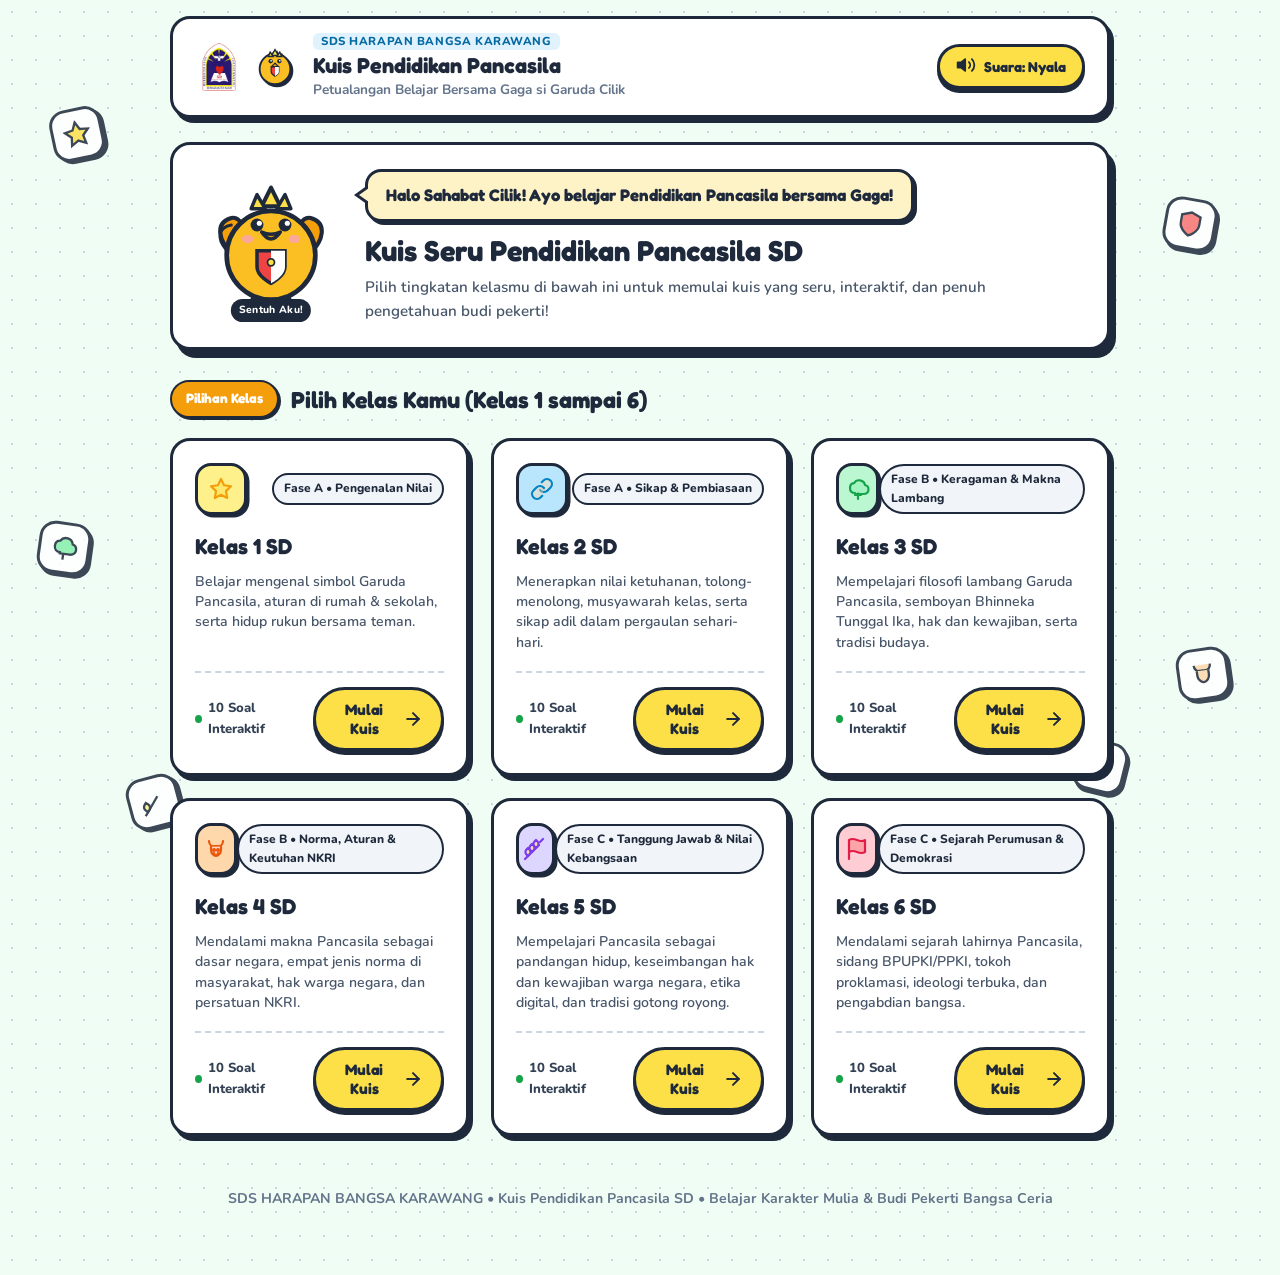
<file: PendidikanPancasila/index.html>
<!DOCTYPE html>
<html lang="id">
<head>
  <meta charset="UTF-8">
  <meta name="viewport" content="width=device-width, initial-scale=1.0">
  <title>Kuis Pendidikan Pancasila SD - Petualangan Garuda Cilik Gaga</title>
  <link rel="icon" type="image/jpeg" href="LOGO SD HB.jpeg">

  <!-- Google Font: Fredoka (Rounded Comic) & Nunito (Akrab & Sangat Mudah Dibaca Anak SD) -->
  <link rel="preconnect" href="https://fonts.googleapis.com">
  <link rel="preconnect" href="https://fonts.gstatic.com" crossorigin>
  <link href="https://fonts.googleapis.com/css2?family=Fredoka:wght@500;600;700;800&family=Nunito:wght@600;700;800;900&display=swap" rel="stylesheet">

  <!-- Lembar Gaya Komik Interaktif -->
  <link rel="stylesheet" href="css/style.css">
</head>
<body>

  <!-- Gimmick Latar Belakang: Lencana Simbol Pancasila Melayang Lembut -->
  <div class="floating-symbols-container" aria-hidden="true">
    <!-- Simbol 1: Bintang Emas -->
    <div class="floating-pancasila-item item-1">
      <svg viewBox="0 0 24 24" width="28" height="28" fill="#FDE047" stroke="#1E293B" stroke-width="2"><polygon points="12 2 15.09 8.26 22 9.27 17 14.14 18.18 21.02 12 17.77 5.82 21.02 7 14.14 2 9.27 8.91 8.26 12 2"/></svg>
    </div>
    <!-- Simbol 2: Perisai Merah Putih -->
    <div class="floating-pancasila-item item-2">
      <svg viewBox="0 0 24 24" width="28" height="28" fill="#F87171" stroke="#1E293B" stroke-width="2"><path d="M12 22s8-4 8-10V5l-8-3-8 3v7c0 6 8 10 8 10z"/></svg>
    </div>
    <!-- Simbol 3: Pohon Beringin -->
    <div class="floating-pancasila-item item-3">
      <svg viewBox="0 0 24 24" width="28" height="28" fill="#86EFAC" stroke="#1E293B" stroke-width="2"><path d="M12 22v-6"/><path d="M9 16c-3 0-5-2-5-5 0-2.5 1.5-4.5 4-4.8A6 6 0 0 1 19 8c2.5.5 3.5 2.5 3.5 4.5 0 2.8-2.2 4.5-5 4.5h-8.5z"/></svg>
    </div>
    <!-- Simbol 4: Kepala Banteng -->
    <div class="floating-pancasila-item item-4">
      <svg viewBox="0 0 24 24" width="28" height="28" fill="#FED7AA" stroke="#1E293B" stroke-width="2"><path d="M5 4c0 3 2 5 4 5h6c2 0 4-2 4-5"/><path d="M7 9v4c0 3 2.5 6 5 6s5-3 5-6V9"/></svg>
    </div>
    <!-- Simbol 5: Padi dan Kapas -->
    <div class="floating-pancasila-item item-5">
      <svg viewBox="0 0 24 24" width="28" height="28" fill="#FEF08A" stroke="#1E293B" stroke-width="2"><path d="M2 22 16 8"/><path d="M3.5 12.5 5 11l1.5 1.5a3.5 3.5 0 0 1 0 5L5 19l-1.5-1.5a3.5 3.5 0 0 1 0-5Z"/></svg>
    </div>
    <!-- Simbol 6: Rantai Emas -->
    <div class="floating-pancasila-item item-6">
      <svg viewBox="0 0 24 24" width="28" height="28" fill="#DDD6FE" stroke="#1E293B" stroke-width="2"><circle cx="9" cy="12" r="6"/><circle cx="15" cy="12" r="6"/></svg>
    </div>
  </div>

  <div class="app-container">

    <!-- HEADER SITUS -->
    <header class="site-header">
      <div class="brand">
        <div class="brand-emblems">
          <img src="LOGO SD HB.jpeg" alt="Logo SDS Harapan Bangsa Karawang" class="school-logo-img">
          <!-- Maskot Mini Garuda Cilik SVG -->
          <svg class="brand-mascot-mini" viewBox="0 0 100 100" fill="none" xmlns="http://www.w3.org/2000/svg" aria-hidden="true">
            <!-- Badan & Sayap Garuda -->
            <circle cx="50" cy="54" r="32" fill="#FBBF24" stroke="#1E293B" stroke-width="4"/>
            <!-- Perisai Merah Putih di Dada -->
            <path d="M42 50h16v10c0 5-8 9-8 9s-8-4-8-9V50z" fill="#EF4444" stroke="#1E293B" stroke-width="2.5"/>
            <path d="M50 50h8v10c0 5-8 9-8 9V50z" fill="#FFFFFF"/>
            <!-- Paruh Kuning Gagah -->
            <polygon points="50,42 43,49 57,49" fill="#F59E0B" stroke="#1E293B" stroke-width="2.5"/>
            <!-- Mata Berbinar -->
            <circle cx="41" cy="38" r="4.5" fill="#1E293B"/>
            <circle cx="42" cy="37" r="1.8" fill="#FFFFFF"/>
            <circle cx="59" cy="38" r="4.5" fill="#1E293B"/>
            <circle cx="60" cy="37" r="1.8" fill="#FFFFFF"/>
            <!-- Mahkota / Jambul Emas -->
            <polygon points="50,14 43,26 57,26" fill="#FDE047" stroke="#1E293B" stroke-width="3"/>
            <polygon points="40,19 36,28 46,28" fill="#FDE047" stroke="#1E293B" stroke-width="3"/>
            <polygon points="60,19 54,28 64,28" fill="#FDE047" stroke="#1E293B" stroke-width="3"/>
          </svg>
        </div>
        <div class="brand-text-block">
          <div class="school-badge-name">SDS HARAPAN BANGSA KARAWANG</div>
          <h1 class="brand-title">Kuis Pendidikan Pancasila</h1>
          <p class="brand-tagline">Petualangan Belajar Bersama Gaga si Garuda Cilik</p>
        </div>
      </div>

      <div class="header-controls">
        <button id="btn-toggle-sound" class="btn-icon-comic" type="button" aria-pressed="false" aria-label="Nyalakan atau matikan efek suara">
          <span id="sound-icon-box" class="btn-inline-icon">
            <!-- Icon suara dimuat dinamis dari AppIcons -->
          </span>
          <span id="sound-label-text">Suara: Nyala</span>
        </button>
      </div>
    </header>

    <!-- KONTEN UTAMA APLIKASI -->
    <main id="main-content">

      <!-- =================================================================
           LAYAR 1: DASHBOARD PILIHAN KELAS 1 SAMPAI 6
           ================================================================= -->
      <section id="grades-screen">
        <!-- Hero Sambutan Maskot Komik Gaga si Garuda Cilik -->
        <div class="welcome-hero">
          <div id="mascot-interactive-box" class="mascot-interactive-box" title="Klik aku untuk mendengar suaraku!">
            <!-- Maskot Garuda SVG Besar Interaktif -->
            <svg class="hero-mascot-svg" viewBox="0 0 120 120" fill="none" xmlns="http://www.w3.org/2000/svg" aria-hidden="true">
              <!-- Bayangan di Kaki -->
              <ellipse cx="60" cy="112" rx="34" ry="7" fill="#CBD5E1"/>
              
              <!-- Sayap Kiri Melambai (Animasi Sayap) -->
              <g class="garuda-wing-wave">
                <path d="M28 68 C14 55 12 40 26 36 C34 34 38 46 42 60 Z" fill="#F59E0B" stroke="#1E293B" stroke-width="3.5"/>
                <path d="M22 64 C12 52 16 44 26 42" stroke="#1E293B" stroke-width="2.5" stroke-linecap="round"/>
              </g>

              <!-- Sayap Kanan Menopang -->
              <path d="M92 68 C106 55 108 40 94 36 C86 34 82 46 78 60 Z" fill="#F59E0B" stroke="#1E293B" stroke-width="3.5"/>

              <!-- Kaki Cengkeram Pita Pancasila -->
              <path d="M46 102 L42 110 M46 102 L46 111 M46 102 L50 110" stroke="#1E293B" stroke-width="3.5" stroke-linecap="round"/>
              <path d="M74 102 L70 110 M74 102 L74 111 M74 102 L78 110" stroke="#1E293B" stroke-width="3.5" stroke-linecap="round"/>

              <!-- Badan Garuda Bernapas Ceria -->
              <g class="garuda-body-breathe">
                <!-- Tubuh Bulat Gagah & Hangat -->
                <circle cx="60" cy="68" r="38" fill="#FBBF24" stroke="#1E293B" stroke-width="4"/>
                
                <!-- Perisai Pancasila Merah Putih di Dada -->
                <path d="M48 64 H72 V78 C72 86 60 92 60 92 C60 92 48 86 48 78 V64 Z" fill="#EF4444" stroke="#1E293B" stroke-width="3"/>
                <path d="M60 64 H72 V78 C72 86 60 92 60 92 V64 Z" fill="#FFFFFF"/>
                <circle cx="60" cy="74" r="3" fill="#FDE047" stroke="#1E293B" stroke-width="1.5"/>

                <!-- Pipi Merona Ceria -->
                <ellipse cx="40" cy="54" rx="5" ry="3.5" fill="#FCA5A5" opacity="0.9"/>
                <ellipse cx="80" cy="54" rx="5" ry="3.5" fill="#FCA5A5" opacity="0.9"/>

                <!-- Paruh Emas Tersenyum -->
                <path d="M52 48 Q60 60 68 48 Q60 52 52 48 Z" fill="#F59E0B" stroke="#1E293B" stroke-width="3" stroke-linejoin="round"/>

                <!-- Mata Berkedip Ceria -->
                <g class="garuda-eye-blink">
                  <!-- Mata Kiri -->
                  <circle cx="48" cy="42" r="5.5" fill="#1E293B"/>
                  <circle cx="50" cy="40.5" r="2.2" fill="#FFFFFF"/>
                  <!-- Mata Kanan -->
                  <circle cx="72" cy="42" r="5.5" fill="#1E293B"/>
                  <circle cx="74" cy="40.5" r="2.2" fill="#FFFFFF"/>
                </g>

                <!-- Jambul / Mahkota Garuda Emas Bersinar -->
                <polygon points="60,10 52,26 68,26" fill="#FDE047" stroke="#1E293B" stroke-width="3.5" stroke-linejoin="round"/>
                <polygon points="48,16 43,28 55,28" fill="#FDE047" stroke="#1E293B" stroke-width="3" stroke-linejoin="round"/>
                <polygon points="72,16 65,28 77,28" fill="#FDE047" stroke="#1E293B" stroke-width="3" stroke-linejoin="round"/>
              </g>
            </svg>
            <div class="mascot-click-hint">Sentuh Aku!</div>
          </div>

          <div class="hero-text-box">
            <div id="mascot-speech-bubble" class="hero-speech-bubble">
              <span id="mascot-speech-text">Halo Sahabat Cilik! Ayo belajar Pendidikan Pancasila bersama Gaga!</span>
            </div>
            <h2 class="hero-title">Kuis Seru Pendidikan Pancasila SD</h2>
            <p class="hero-desc">Pilih tingkatan kelasmu di bawah ini untuk memulai kuis yang seru, interaktif, dan penuh pengetahuan budi pekerti!</p>
          </div>
        </div>

        <!-- Judul Bagian Pilihan Kelas -->
        <div class="section-headline-box">
          <span class="headline-badge">Pilihan Kelas</span>
          <h3 class="section-title">Pilih Kelas Kamu (Kelas 1 sampai 6)</h3>
        </div>

        <!-- Grid Kartu Kelas 1 sampai 6 -->
        <div id="grades-container" class="grades-grid">
          <!-- Kartu kelas 1-6 dirender otomatis oleh app.js -->
        </div>
      </section>


      <!-- =================================================================
           LAYAR 2: KUIS INTERAKTIF BERJALAN
           ================================================================= -->
      <section id="quiz-screen" class="d-none">
        
        <!-- Header Atas Layar Kuis -->
        <div class="quiz-header-bar">
          <button id="btn-back-home" type="button" class="btn-back-comic" aria-label="Kembali ke Beranda Pilihan Kelas">
            <span id="btn-back-icon" class="btn-inline-icon"></span>
            <span>Ganti Kelas</span>
          </button>
          <div id="quiz-grade-badge" class="quiz-grade-badge">Kelas 1 SD</div>
        </div>

        <!-- Bar Kemajuan Soal (Progress Bar Komik) -->
        <div class="quiz-progress-card">
          <div class="progress-info-row">
            <span id="progress-text" class="progress-text">Soal 1 dari 10</span>
            <span id="progress-percent" class="progress-percent">10%</span>
          </div>
          <div class="progress-track" role="progressbar" aria-valuemin="0" aria-valuemax="100" aria-valuenow="10">
            <div id="progress-fill" class="progress-fill"></div>
          </div>
        </div>

        <!-- Kartu Soal Utama -->
        <article class="question-card">
          <div class="question-top-bar">
            <span id="question-topic" class="question-topic-pill">Topik Materi</span>
            
            <!-- Fitur Suara: Tombol Membaca Soal (Text-to-Speech) -->
            <button id="btn-speak-question" type="button" class="btn-speak-question" aria-label="Dengarkan soal dibacakan">
              <span id="speaker-icon-box" class="btn-inline-icon"></span>
              <span id="speech-btn-label">Dengarkan Soal</span>
            </button>
          </div>

          <!-- Teks Soal -->
          <h2 id="question-text" class="question-text">Teks pertanyaan akan tampil di sini...</h2>

          <!-- Pilihan Ganda Interaktif -->
          <div id="options-container" class="options-grid" role="radiogroup" aria-label="Pilihan Jawaban">
            <!-- Pilihan dirender dinamis -->
          </div>

          <!-- Banner Umpan Balik Ceria (Muncul setelah memilih) -->
          <div id="feedback-banner" class="feedback-banner d-none" aria-live="polite">
            <div id="feedback-icon" class="feedback-icon-box" aria-hidden="true"></div>
            <div class="feedback-text-content">
              <h3 id="feedback-heading" class="feedback-heading">Hebat Sekali!</h3>
              <p id="feedback-sub" class="feedback-sub">Penjelasan singkat tentang jawaban yang benar.</p>
            </div>
          </div>

          <!-- Tombol Lanjut ke Soal Berikutnya / Selesai -->
          <div class="quiz-actions-row">
            <button id="btn-next-question" type="button" class="btn-next-comic" disabled aria-disabled="true">
              <span class="btn-next-text">Soal Selanjutnya</span>
              <span id="next-btn-icon" class="btn-inline-icon"></span>
            </button>
          </div>
        </article>
      </section>


      <!-- =================================================================
           LAYAR 3: HASIL KUIS, PERAYAAN & LEMBAR REVIEW KOREKSI
           ================================================================= -->
      <section id="results-screen" class="d-none">
        
        <!-- Kanvas Animasi Konfeti Pesta Kemenangan -->
        <canvas id="confetti-canvas" aria-hidden="true"></canvas>

        <!-- Kartu Utama Selebrasi Nilai -->
        <div class="results-hero-card">
          
          <!-- Gimmick Animasi: Piala Emas dengan Sinar Berputar -->
          <div class="trophy-stage">
            <div class="sunburst-beam" aria-hidden="true"></div>
            <div id="celebration-trophy-box" class="golden-trophy-svg">
              <svg viewBox="0 0 24 24" width="90" height="90" fill="none" stroke="#1E293B" stroke-width="2.2" stroke-linecap="round" stroke-linejoin="round" aria-hidden="true">
                <path d="M6 9H4.5a2.5 2.5 0 0 1 0-5H6"/>
                <path d="M18 9h1.5a2.5 2.5 0 0 0 0-5H18"/>
                <path d="M4 22h16"/>
                <path d="M10 14.66V17c0 .55-.45 1-1 1H8c-.55 0-1 .45-1 1v3h10v-3c0-.55-.45-1-1-1h-1c-.55 0-1-.45-1-1v-2.34"/>
                <path d="M6 4h12v6c0 3.31-2.69 6-6 6s-6-2.69-6-6V4Z" fill="#FDE047"/>
                <circle cx="12" cy="9" r="2.5" fill="#F59E0B"/>
              </svg>
            </div>
          </div>

          <!-- Bintang-Bintang Pencapaian -->
          <div id="score-stars-container" class="score-stars-container">
            <!-- 3 Bintang dimuat dinamis -->
          </div>

          <h2 id="score-title" class="score-title">Selamat! Kamu Hebat Sekali!</h2>
          <p id="score-message" class="score-message">Pesan motivasi ramah anak akan muncul di sini.</p>

          <!-- Kotak Metrik Skor & Statistik -->
          <div class="score-metrics-box">
            <div class="metric-score-group">
              <span id="score-final-number" class="score-number">100</span>
              <span class="score-max">/ 100</span>
            </div>
            <div class="metrics-divider" aria-hidden="true"></div>
            <span id="stat-correct" class="stat-pill pill-correct">10 Benar</span>
            <span id="stat-wrong" class="stat-pill pill-wrong">0 Belajar Lagi</span>
          </div>

          <!-- Tombol Aksi Hasil -->
          <div class="results-actions-row">
            <button id="btn-retry-quiz" type="button" class="btn-results-action btn-retry">
              <span id="retry-btn-icon" class="btn-inline-icon"></span>
              <span>Ulangi Kuis Kelas Ini</span>
            </button>
            <button id="btn-change-grade" type="button" class="btn-results-action btn-change">
              <span id="change-grade-icon" class="btn-inline-icon"></span>
              <span>Pilih Kelas Lain</span>
            </button>
            <button id="btn-reconfetti" type="button" class="btn-results-action btn-reconfetti" aria-label="Letupkan pesta konfeti lagi">
              <span>Letupkan Konfeti!</span>
            </button>
          </div>
        </div>

        <!-- ===============================================================
             LEMBAR REVIEW & KOREKSI LENGKAP JAWABAN (REQUIREMENT 4)
             =============================================================== -->
        <section class="review-section">
          <div class="review-section-header">
            <div class="review-title-box">
              <div id="review-book-icon" class="review-book-icon"></div>
              <h3 class="review-title">Lembar Review & Koreksi Jawaban</h3>
            </div>
            
            <!-- Tab Filter Soal -->
            <div class="review-filter-tabs" role="tablist" aria-label="Filter Hasil Review">
              <button id="filter-all-btn" type="button" class="filter-pill-btn active-filter" role="tab">Semua Soal (10)</button>
              <button id="filter-wrong-btn" type="button" class="filter-pill-btn" role="tab">Perlu Belajar Lagi</button>
              <button id="filter-correct-btn" type="button" class="filter-pill-btn" role="tab">Jawaban Benar</button>
            </div>
          </div>

          <!-- Daftar Soal dan Pembahasan Koreksinya -->
          <div id="review-list" class="review-list">
            <!-- Dirender dinamis oleh app.js -->
          </div>
        </section>

      </section>

    </main>

    <!-- FOOTER SITUS -->
    <footer class="site-footer">
      <p>SDS HARAPAN BANGSA KARAWANG &bull; Kuis Pendidikan Pancasila SD • Belajar Karakter Mulia & Budi Pekerti Bangsa Ceria</p>
    </footer>

  </div>

  <!-- Script Aplikasi -->
  <script src="js/icons.js"></script>
  <script src="js/audio.js"></script>
  <script src="js/questions.js"></script>
  <script src="js/app.js"></script>
</body>
</html>
</file>
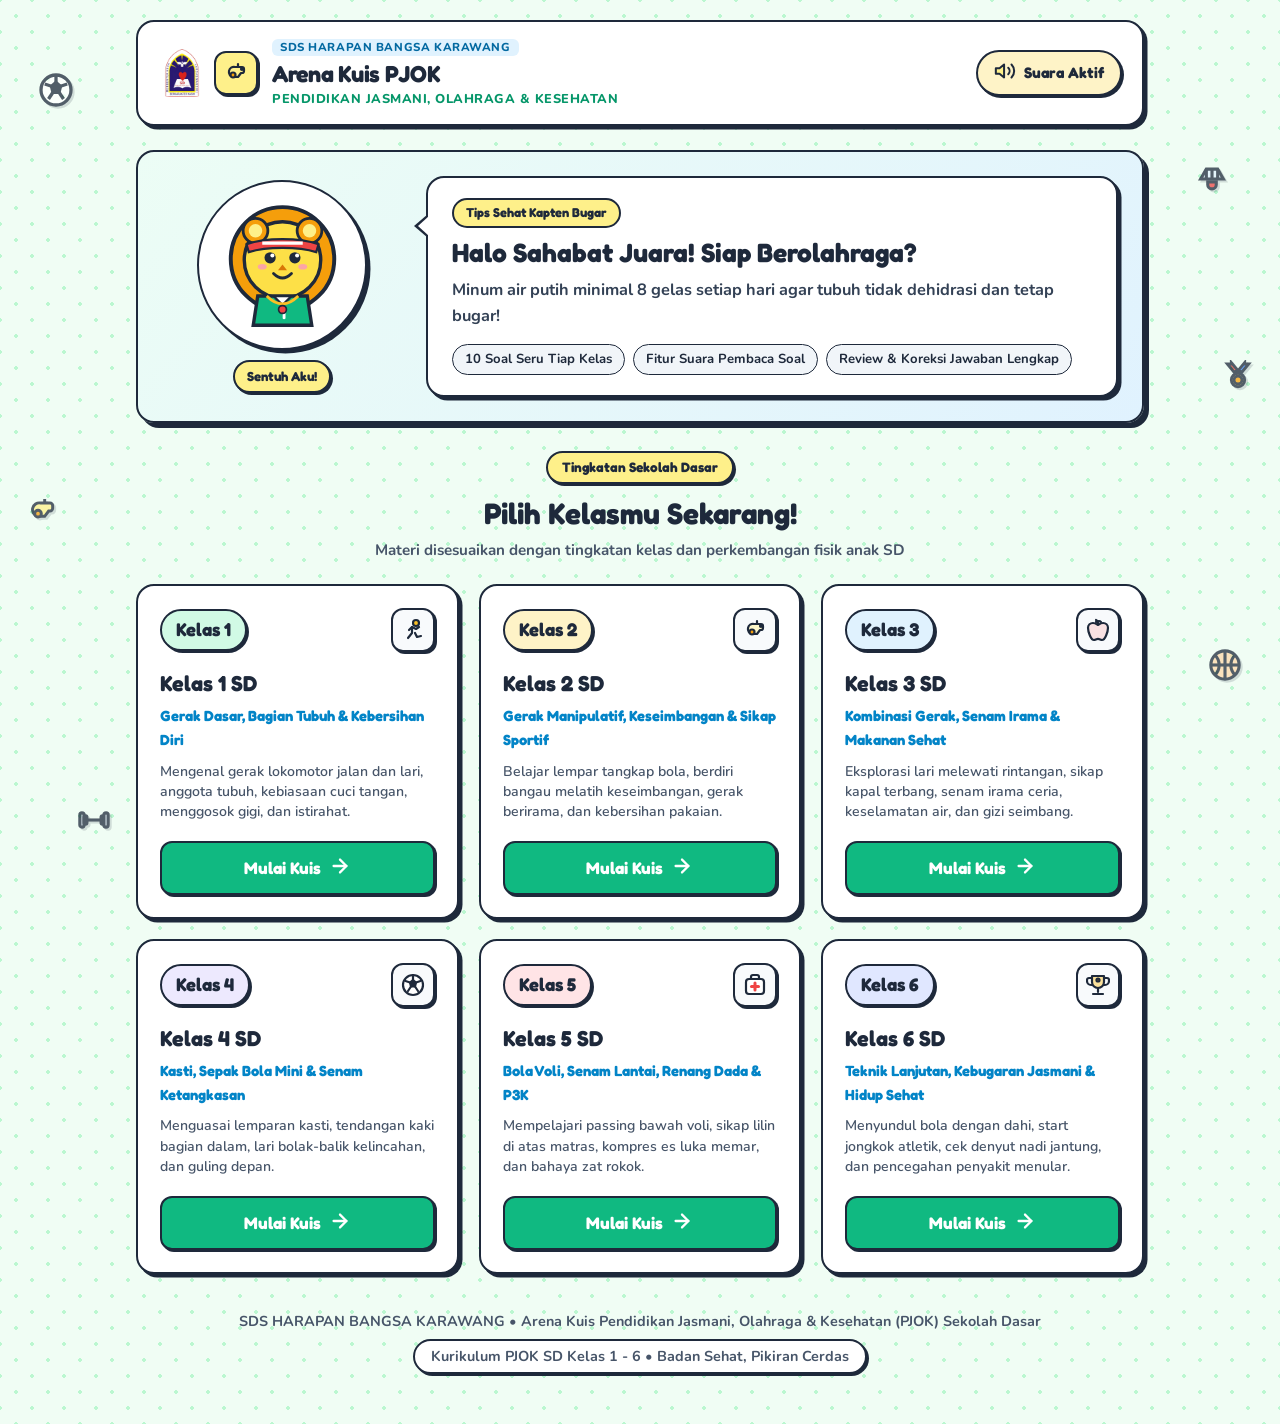
<file: PJOK/index.html>
<!DOCTYPE html>
<html lang="id">
<head>
  <meta charset="UTF-8">
  <meta name="viewport" content="width=device-width, initial-scale=1.0">
  <title>Arena Kuis PJOK SD - Kebugaran, Olahraga &amp; Kesehatan Ceria</title>
  <link rel="icon" type="image/jpeg" href="LOGO SD HB.jpeg">

  <!-- Google Fonts: Fredoka (Rounded Comic) & Nunito (Nyaman Dibaca Anak SD) -->
  <link rel="preconnect" href="https://fonts.googleapis.com">
  <link rel="preconnect" href="https://fonts.gstatic.com" crossorigin>
  <link href="https://fonts.googleapis.com/css2?family=Fredoka:wght@500;600;700;800&family=Nunito:wght@600;700;800;900&display=swap" rel="stylesheet">

  <!-- Lembar Gaya Komik Olahraga PJOK -->
  <link rel="stylesheet" href="css/style.css">
</head>
<body>

  <!-- GIMMICK 1: IKON ALAT OLAHRAGA MELAYANG DI LATAR BELAKANG (SYARAT 9) -->
  <div class="floating-sports-container" aria-hidden="true">
    <div class="sport-item item-soccer">
      <!-- Bola Sepak Komik -->
      <svg viewBox="0 0 24 24" width="36" height="36" fill="none" stroke="#1E293B" stroke-width="2.2"><circle cx="12" cy="12" r="10" fill="#FFFFFF"/><polygon points="12 7 15 9.5 14 13.5 10 13.5 9 9.5" fill="#1E293B"/><line x1="12" y1="7" x2="12" y2="2"/><line x1="15" y1="9.5" x2="19.5" y2="8"/><line x1="14" y1="13.5" x2="17" y2="18"/><line x1="10" y1="13.5" x2="7" y2="18"/><line x1="9" y1="9.5" x2="4.5" y2="8"/></svg>
    </div>
    <div class="sport-item item-shuttlecock">
      <!-- Kok Bulu Tangkis -->
      <svg viewBox="0 0 24 24" width="34" height="34" fill="none" stroke="#1E293B" stroke-width="2.2"><path d="M8 5l-4 7h16l-4-7z" fill="#E0F2FE"/><line x1="8" y1="5" x2="8" y2="12"/><line x1="12" y1="5" x2="12" y2="12"/><line x1="16" y1="5" x2="16" y2="12"/><path d="M9 14h6v2a3 3 0 0 1-6 0v-2z" fill="#EF4444"/></svg>
    </div>
    <div class="sport-item item-whistle">
      <!-- Peluit Wasit Sporty -->
      <svg viewBox="0 0 24 24" width="32" height="32" fill="none" stroke="#1E293B" stroke-width="2.2"><path d="M11 6h7a2 2 0 0 1 2 2v2a2 2 0 0 1-2 2h-1l-3 4H9a5 5 0 1 1 2-10z" fill="#FEF08A"/><circle cx="9" cy="14" r="2.5" fill="#F59E0B"/><path d="M14 6V3"/></svg>
    </div>
    <div class="sport-item item-basketball">
      <!-- Bola Basket -->
      <svg viewBox="0 0 24 24" width="34" height="34" fill="none" stroke="#1E293B" stroke-width="2.2"><circle cx="12" cy="12" r="10" fill="#FED7AA"/><line x1="2" y1="12" x2="22" y2="12"/><line x1="12" y1="2" x2="12" y2="22"/><path d="M4.93 4.93a10 10 0 0 1 0 14.14"/><path d="M19.07 4.93a10 10 0 0 0 0 14.14"/></svg>
    </div>
    <div class="sport-item item-dumbbell">
      <!-- Barbel Kebugaran -->
      <svg viewBox="0 0 24 24" width="34" height="34" fill="none" stroke="#1E293B" stroke-width="2.2"><rect x="2" y="7" width="3" height="10" rx="1.5" fill="#CBD5E1"/><rect x="5" y="9" width="2" height="6" rx="1" fill="#94A3B8"/><line x1="7" y1="12" x2="17" y2="12"/><rect x="17" y="9" width="2" height="6" rx="1" fill="#94A3B8"/><rect x="19" y="7" width="3" height="10" rx="1.5" fill="#CBD5E1"/></svg>
    </div>
    <div class="sport-item item-medal">
      <!-- Medali Emas Juara -->
      <svg viewBox="0 0 24 24" width="32" height="32" fill="none" stroke="#1E293B" stroke-width="2.2"><path d="M7 2l5 6-3 1-5-6h3z" fill="#EF4444"/><path d="M17 2l-5 6 3 1 5-6h-3z" fill="#3B82F6"/><circle cx="12" cy="15" r="5" fill="#FDE047"/><circle cx="12" cy="15" r="3" fill="#F59E0B"/></svg>
    </div>
  </div>

  <!-- KANVAS HUJAN KONFETI KEMENANGAN (SYARAT 9) -->
  <canvas id="confetti-canvas"></canvas>

  <div class="app-container">

    <!-- HEADER SITUS -->
    <header class="site-header">
      <div class="brand">
        <div class="brand-emblems">
          <img src="LOGO SD HB.jpeg" alt="Logo SDS Harapan Bangsa Karawang" class="school-logo-img">
          <div class="brand-icon-wrap" id="brand-icon-box" aria-hidden="true"></div>
        </div>
        <div class="brand-text">
          <div class="school-badge-name">SDS HARAPAN BANGSA KARAWANG</div>
          <h1>Arena Kuis PJOK</h1>
          <span class="brand-badge">Pendidikan Jasmani, Olahraga &amp; Kesehatan</span>
        </div>
      </div>

      <div class="header-actions">
        <!-- Tombol Toggle Suara -->
        <button type="button" class="sound-toggle-btn" id="btn-toggle-sound" aria-label="Nyalakan atau matikan suara">
          <span id="sound-icon-box" aria-hidden="true"></span>
          <span class="sound-label-text" id="sound-label-text">Suara Aktif</span>
        </button>
      </div>
    </header>

    <main id="main-content">

      <!-- ===================================================================
           1. LAYAR PILIHAN KELAS (DASHBOARD)
           =================================================================== -->
      <section id="grades-screen" class="screen-view">
        
        <!-- DASHBOARD HERO & MASKOT "KAPTEN BUGAR" INTERAKTIF (SYARAT 2 & 9) -->
        <div class="dashboard-hero">
          <div class="mascot-zone" id="mascot-interactive-box" title="Klik Kapten Bugar untuk mendengar tips olahraga!">
            <div class="mascot-avatar-wrap">
              <!-- Maskot Kartun Komik Singa Sporty "Kapten Bugar" -->
              <svg class="mascot-svg" viewBox="0 0 120 120" fill="none" xmlns="http://www.w3.org/2000/svg" aria-hidden="true">
                <!-- Rambut Surai Singa Ceria -->
                <circle cx="60" cy="55" r="46" fill="#F59E0B" stroke="#1E293B" stroke-width="3.5"/>
                <!-- Wajah Bulat Kuning Ceria -->
                <circle cx="60" cy="56" r="34" fill="#FDE047" stroke="#1E293B" stroke-width="3"/>
                <!-- Telinga Lucu Kiri dan Kanan -->
                <circle cx="36" cy="30" r="11" fill="#F59E0B" stroke="#1E293B" stroke-width="2.5"/>
                <circle cx="36" cy="30" r="6" fill="#FEF08A"/>
                <circle cx="84" cy="30" r="11" fill="#F59E0B" stroke="#1E293B" stroke-width="2.5"/>
                <circle cx="84" cy="30" r="6" fill="#FEF08A"/>
                <!-- Headband Olahraga Merah Putih Juara -->
                <path d="M28 42 C45 36 75 36 92 42 L90 49 C74 44 46 44 30 49 Z" fill="#EF4444" stroke="#1E293B" stroke-width="2"/>
                <line x1="42" y1="41" x2="78" y2="41" stroke="#FFFFFF" stroke-width="3"/>
                <!-- Mata Kartun Berbinar -->
                <circle cx="49" cy="54" r="5" fill="#1E293B"/>
                <circle cx="51" cy="52" r="1.8" fill="#FFFFFF"/>
                <circle cx="71" cy="54" r="5" fill="#1E293B"/>
                <circle cx="73" cy="52" r="1.8" fill="#FFFFFF"/>
                <!-- Hidung dan Senyum Komik Lebar -->
                <polygon points="60 60 56 65 64 65" fill="#D97706"/>
                <path d="M52 68 Q60 76 68 68" stroke="#1E293B" stroke-width="2.5" stroke-linecap="round" fill="none"/>
                <!-- Pipi Merah Merona -->
                <ellipse cx="42" cy="62" rx="4" ry="2.5" fill="#FCA5A5"/>
                <ellipse cx="78" cy="62" rx="4" ry="2.5" fill="#FCA5A5"/>
                <!-- Baju Kaos Tim Olahraga Hijau No 1 -->
                <path d="M38 88 L82 88 L86 114 L34 114 Z" fill="#10B981" stroke="#1E293B" stroke-width="3"/>
                <!-- Kerah Putih -->
                <polygon points="52 88 60 96 68 88" fill="#FFFFFF" stroke="#1E293B" stroke-width="2"/>
                <!-- Nomor 1 Juara di Dada -->
                <text x="60" y="108" font-family="'Fredoka', cursive" font-size="14" font-weight="800" fill="#FFFFFF" text-anchor="middle">1</text>
                <!-- Tali Peluit Menggantung di Leher -->
                <path d="M46 88 Q60 102 74 88" stroke="#FBBF24" stroke-width="2.5" fill="none"/>
                <circle cx="60" cy="100" r="3.5" fill="#EF4444" stroke="#1E293B" stroke-width="1.5"/>
              </svg>
            </div>
            <span class="mascot-touch-hint">Sentuh Aku!</span>
          </div>

          <!-- Balon Dialog Komik -->
          <div class="hero-speech-bubble">
            <span class="speech-tag">Tips Sehat Kapten Bugar</span>
            <h2 class="hero-title">Halo Sahabat Juara! Siap Berolahraga?</h2>
            <p class="hero-speech-text" id="mascot-speech-text">
              Minum air putih minimal 8 gelas setiap hari agar tubuh tidak dehidrasi dan tetap bugar!
            </p>
            <div class="hero-quick-tips">
              <span class="tip-pill">10 Soal Seru Tiap Kelas</span>
              <span class="tip-pill">Fitur Suara Pembaca Soal</span>
              <span class="tip-pill">Review &amp; Koreksi Jawaban Lengkap</span>
            </div>
          </div>
        </div>

        <!-- Bagian Judul Pilihan Kelas -->
        <div class="section-header">
          <span class="section-tag">Tingkatan Sekolah Dasar</span>
          <h2 class="section-title">Pilih Kelasmu Sekarang!</h2>
          <p class="section-sub">Materi disesuaikan dengan tingkatan kelas dan perkembangan fisik anak SD</p>
        </div>

        <!-- Grid 6 Kelas (1 sampai 6) -->
        <div class="grades-grid" id="grades-container">
          <!-- Diisi otomatis oleh JavaScript -->
        </div>

      </section>


      <!-- ===================================================================
           2. LAYAR ARENA KUIS (SYARAT 3, 5, 6, 7)
           =================================================================== -->
      <section id="quiz-screen" class="screen-view d-none">

        <!-- Bar Navigasi Kuis -->
        <div class="quiz-screen-header">
          <button type="button" class="btn-ghost-back" id="btn-back-home">
            <span id="back-icon-box" aria-hidden="true"></span>
            <span>Kembali ke Menu</span>
          </button>
          <div class="quiz-active-grade" id="quiz-grade-badge">Kelas 1 SD</div>
        </div>

        <!-- Gimmick Lintasan Lari Atletik (Progress Bar) -->
        <div class="running-track-progress">
          <div class="track-meta">
            <span class="track-label">Lintasan Menuju Garis Finish</span>
            <span id="progress-text">Soal 1 dari 10</span>
            <span id="progress-percent">10%</span>
          </div>
          <div class="track-rail">
            <div class="track-fill" id="track-fill">
              <!-- Maskot Pelari yang Bergerak di Atas Lintasan -->
              <div class="track-runner-sprite" id="runner-sprite" aria-hidden="true">
                <svg viewBox="0 0 24 24" width="20" height="20" fill="none" stroke="#1E293B" stroke-width="2.5"><circle cx="15" cy="5" r="3" fill="#FBBF24"/><path d="M8 12l3-3 4 2 3-2"/><path d="M11 9v6l-4 5"/><path d="M14 15l2 4 4-1"/></svg>
              </div>
            </div>
          </div>
        </div>

        <!-- Kartu Soal Kuis Utama -->
        <div class="question-card">
          <div class="question-card-top">
            <span class="topic-badge" id="question-topic">Topik Materi</span>
            <!-- Tombol Suara TTS (Syarat 3) -->
            <button type="button" class="btn-speech-read" id="btn-speak-question" aria-label="Dengarkan soal kuis dibacakan dengan suara">
              <span id="speech-btn-icon" aria-hidden="true"></span>
              <span id="speech-btn-label">Dengarkan Soal</span>
            </button>
          </div>

          <div class="question-text-box">
            <h2 id="question-text">Memuat pertanyaan kuis...</h2>
          </div>

          <!-- Opsi Jawaban (A, B, C, D) -->
          <div class="options-grid" id="options-container">
            <!-- Diisi secara dinamis oleh JavaScript -->
          </div>

          <!-- Banner Tanggapan Ceria Setelah Menjawab -->
          <div class="quiz-feedback-banner d-none" id="feedback-banner">
            <div class="feedback-left">
              <div class="feedback-icon-box" id="feedback-icon" aria-hidden="true"></div>
              <div class="feedback-text">
                <h3 id="feedback-heading">HEBAT SEKALI!</h3>
                <p id="feedback-sub">Gerakan dan pemahaman olahragamu sangat bagus!</p>
              </div>
            </div>
            <button type="button" class="btn-next-question" id="btn-next-question">
              <span class="next-btn-text">Soal Berikutnya</span>
              <span id="next-btn-icon" aria-hidden="true"></span>
            </button>
          </div>

        </div>

      </section>


      <!-- ===================================================================
           3. LAYAR HASIL AKHIR & REVIEW KOREKSI (SYARAT 4 & 9)
           =================================================================== -->
      <section id="results-screen" class="screen-view results-screen-wrap d-none">

        <!-- Kartu Selebrasi Kemenangan dengan Piala Bersinar (Syarat 9) -->
        <div class="celebration-card">
          
          <div class="trophy-stage">
            <!-- Sinar Pancaran Berputar -->
            <div class="trophy-sunburst" aria-hidden="true"></div>
            <!-- Piala Emas Bergengsi Komik -->
            <div class="giant-trophy-svg" id="giant-trophy-box" aria-hidden="true"></div>
          </div>

          <!-- Bintang-Bintang Gemerlap -->
          <div class="sparkle-stars-cluster" id="stars-cluster" aria-hidden="true">
            <!-- Diisi secara dinamis -->
          </div>

          <h2 class="result-heading" id="result-title">JUARA SEJATI PJOK!</h2>
          <p class="result-sub" id="result-sub">Kamu telah menyelesaikan seluruh tantangan kebugaran jasmani!</p>

          <!-- Ringkasan Nilai dan Statistik -->
          <div class="score-summary-board">
            <div class="score-main-pill">
              <div class="score-number-display" id="score-number-display">0</div>
              <div class="score-caption">Skor Akhir</div>
            </div>
            <div class="score-divider" aria-hidden="true"></div>
            <div class="stat-item">
              <span class="stat-val correct-val" id="stat-correct">0 Soal</span>
              <span class="stat-lbl">Jawaban Benar</span>
            </div>
            <div class="stat-item">
              <span class="stat-val wrong-val" id="stat-wrong">0 Soal</span>
              <span class="stat-lbl">Perlu Latihan</span>
            </div>
          </div>

          <!-- Tombol Aksi Hasil -->
          <div class="result-actions-grid">
            <button type="button" class="btn-result-action btn-retry" id="btn-retry">
              <span id="retry-icon-box" aria-hidden="true"></span>
              <span>Ulangi Kuis Kelas Ini</span>
            </button>
            <button type="button" class="btn-result-action btn-change-grade" id="btn-change-grade">
              <span id="change-grade-icon-box" aria-hidden="true"></span>
              <span>Pilih Kelas Lain</span>
            </button>
            <button type="button" class="btn-result-action btn-reconfetti" id="btn-reconfetti">
              <svg viewBox="0 0 24 24" width="20" height="20" fill="none" stroke="currentColor" stroke-width="2.5" aria-hidden="true"><polygon points="12 2 15.09 8.26 22 9.27 17 14.14 18.18 21.02 12 17.77 5.82 21.02 7 14.14 2 9.27 8.91 8.26 12 2" fill="#F59E0B"/></svg>
              <span>Rayakan Lagi!</span>
            </button>
          </div>

        </div>

        <!-- LEMBAR REVIEW & KOREKSI JAWABAN LENGKAP (SYARAT 4) -->
        <div class="review-section">
          <div class="review-header">
            <div class="review-title-box">
              <span id="review-header-icon" aria-hidden="true"></span>
              <h3>Lembar Koreksi &amp; Evaluasi Jawaban</h3>
            </div>
            <!-- Filter Tab Review -->
            <div class="review-filter-tabs" role="tablist">
              <button type="button" class="filter-tab-btn active" id="filter-all-btn">Semua (10)</button>
              <button type="button" class="filter-tab-btn" id="filter-wrong-btn">Perlu Koreksi (0)</button>
              <button type="button" class="filter-tab-btn" id="filter-correct-btn">Benar (0)</button>
            </div>
          </div>

          <!-- Daftar 10 Soal yang Telah Dijawab -->
          <div class="review-list" id="review-list">
            <!-- Diisi secara dinamis oleh JavaScript -->
          </div>
        </div>

      </section>

    </main>

    <!-- FOOTER SITUS -->
    <footer class="site-footer">
      <p>SDS HARAPAN BANGSA KARAWANG &bull; Arena Kuis Pendidikan Jasmani, Olahraga &amp; Kesehatan (PJOK) Sekolah Dasar</p>
      <span class="footer-badge">Kurikulum PJOK SD Kelas 1 - 6 &bull; Badan Sehat, Pikiran Cerdas</span>
    </footer>

  </div>

  <!-- Skrip Aplikasi -->
  <script src="js/icons.js"></script>
  <script src="js/questions.js"></script>
  <script src="js/audio.js"></script>
  <script src="js/app.js"></script>
</body>
</html>
</file>
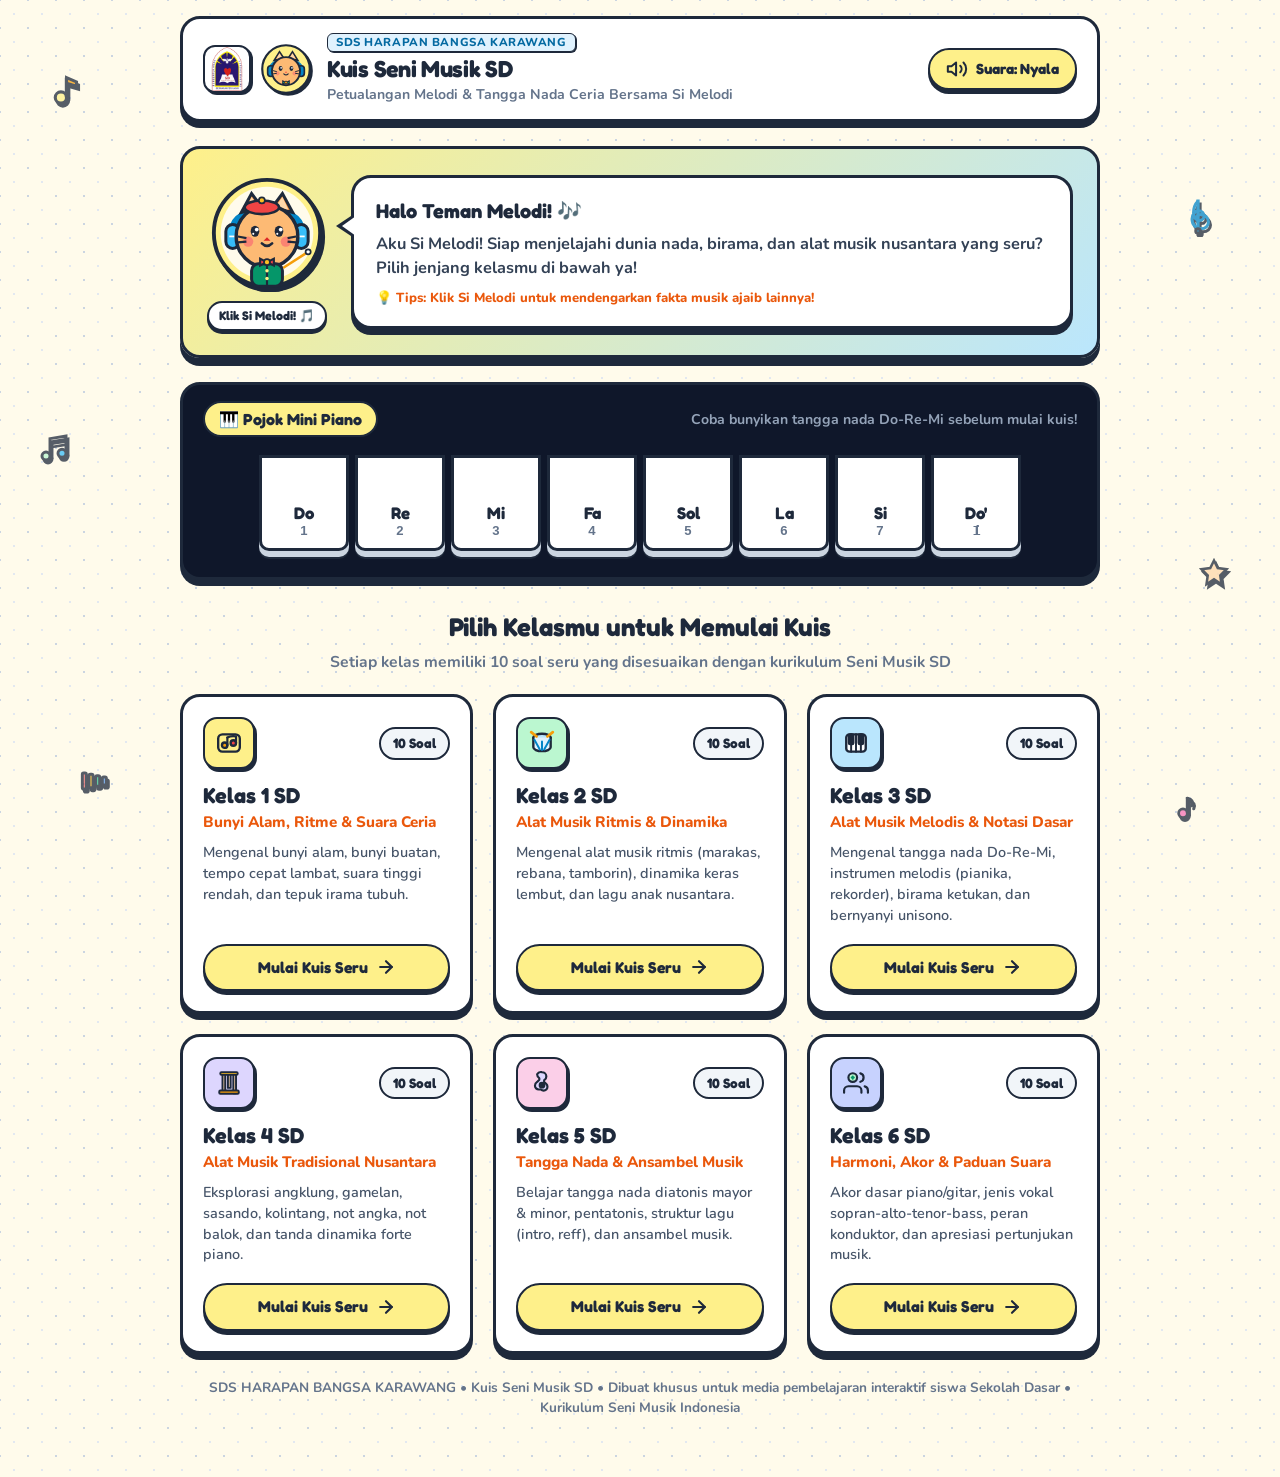
<file: SeniMusik/index.html>
<!DOCTYPE html>
<html lang="id">
<head>
  <meta charset="UTF-8">
  <meta name="viewport" content="width=device-width, initial-scale=1.0">
  <title>Kuis Seni Musik SD - Petualangan Melodi Ceria</title>
  <link rel="icon" type="image/jpeg" href="LOGO SD HB.jpeg">

  <!-- Google Fonts: Fredoka (Rounded Comic) & Nunito (Mudah Dibaca Anak SD) -->
  <link rel="preconnect" href="https://fonts.googleapis.com">
  <link rel="preconnect" href="https://fonts.gstatic.com" crossorigin>
  <link href="https://fonts.googleapis.com/css2?family=Fredoka:wght@500;600;700;800&family=Nunito:wght@600;700;800;900&display=swap" rel="stylesheet">

  <!-- Lembar Gaya Komik Seni Musik -->
  <link rel="stylesheet" href="css/style.css">
</head>
<body>

  <!-- Gimmick Latar Belakang: Not Musik Melayang Ceria (Syarat 9) -->
  <div class="floating-music-container" aria-hidden="true">
    <div class="floating-item note-1">
      <!-- Not Balok Tunggal Ceria -->
      <svg viewBox="0 0 24 24" width="34" height="34" fill="none" stroke="#1E293B" stroke-width="2.2"><circle cx="7" cy="18" r="4" fill="#FEF08A"/><line x1="11" y1="18" x2="11" y2="4" stroke-width="2.5"/><polygon points="11,4 18,7 18,10 11,8" fill="#F59E0B"/></svg>
    </div>
    <div class="floating-item note-2">
      <!-- Simbol Kunci G (Treble Clef) Komik -->
      <svg viewBox="0 0 24 24" width="36" height="36" fill="none" stroke="#1E293B" stroke-width="2"><path d="M12 2C10 4 9 7 9 10c0 3 2 5 4 5s3-1.5 3-3c0-2-1.5-3.5-3.5-3.5C10 8.5 8 11 8 14c0 4 3 6.5 6 6.5 3 0 5-2 5-4.5 0-3-2.5-5-5-5-2 0-3.5 1.5-3.5 3.5" stroke="#0284C7" fill="none"/><line x1="12" y1="1" x2="12" y2="23" stroke="#0284C7" stroke-width="2.2"/><circle cx="12" cy="22" r="1.5" fill="#0284C7"/></svg>
    </div>
    <div class="floating-item note-3">
      <!-- Not Ganda Riang -->
      <svg viewBox="0 0 24 24" width="32" height="32" fill="none" stroke="#1E293B" stroke-width="2.2"><path d="M9 18V5l12-2v13" stroke-width="2.2"/><circle cx="6" cy="18" r="3" fill="#BBF7D0"/><circle cx="18" cy="16" r="3" fill="#38BDF8"/><path d="M9 9l12-2" stroke-width="2"/></svg>
    </div>
    <div class="floating-item note-4">
      <!-- Bintang Musik Bersinar -->
      <svg viewBox="0 0 24 24" width="30" height="30" fill="none" stroke="#1E293B" stroke-width="2"><polygon points="12 2 15 8 22 9 17 14 18 21 12 17 6 21 7 14 2 9 9 8 12 2" fill="#FED7AA"/></svg>
    </div>
    <div class="floating-item note-5">
      <!-- Xilofon Mini Ceria -->
      <svg viewBox="0 0 24 24" width="32" height="32" fill="none" stroke="#1E293B" stroke-width="2.2"><rect x="4" y="6" width="3" height="12" rx="1" fill="#F87171"/><rect x="9" y="7" width="3" height="10" rx="1" fill="#FBBF24"/><rect x="14" y="8" width="3" height="8" rx="1" fill="#34D399"/><rect x="19" y="9" width="3" height="6" rx="1" fill="#60A5FA"/></svg>
    </div>
    <div class="floating-item note-6">
      <!-- Not Seperdelapan Merah Muda -->
      <svg viewBox="0 0 24 24" width="30" height="30" fill="none" stroke="#1E293B" stroke-width="2.2"><circle cx="8" cy="17" r="3.5" fill="#F472B6"/><line x1="11.5" y1="17" x2="11.5" y2="4" stroke-width="2.5"/><path d="M11.5 5 Q17 6 15 11" stroke-width="2.5" stroke-linecap="round" fill="none"/></svg>
    </div>
  </div>

  <div class="app-container">

    <!-- HEADER SITUS -->
    <header class="site-header">
      <div class="brand">
        <div class="brand-emblems">
          <img src="LOGO SD HB.jpeg" alt="Logo SDS Harapan Bangsa Karawang" class="school-logo-img">
          <!-- Maskot Mini Si Melodi SVG -->
          <svg class="brand-mascot-mini" viewBox="0 0 100 100" fill="none" xmlns="http://www.w3.org/2000/svg" aria-hidden="true">
            <!-- Lingkaran Latar Ceria -->
            <circle cx="50" cy="50" r="44" fill="#FEF08A" stroke="#1E293B" stroke-width="4"/>
            <!-- Headphone Musik Biru Komik -->
            <path d="M22 50 C22 28 78 28 78 50" stroke="#0284C7" stroke-width="7" stroke-linecap="round"/>
            <rect x="16" y="44" width="12" height="20" rx="6" fill="#0284C7" stroke="#1E293B" stroke-width="3"/>
            <rect x="72" y="44" width="12" height="20" rx="6" fill="#0284C7" stroke="#1E293B" stroke-width="3"/>
            <!-- Wajah Kucing Melodi -->
            <!-- Telinga Kucing -->
            <polygon points="28,34 38,18 46,30" fill="#FB923C" stroke="#1E293B" stroke-width="3"/>
            <polygon points="32,31 38,21 43,29" fill="#FED7AA"/>
            <polygon points="72,34 62,18 54,30" fill="#FB923C" stroke="#1E293B" stroke-width="3"/>
            <polygon points="68,31 62,21 57,29" fill="#FED7AA"/>
            <!-- Kepala Kucing -->
            <circle cx="50" cy="54" r="26" fill="#FDBA74" stroke="#1E293B" stroke-width="3.5"/>
            <!-- Pipi Merona -->
            <circle cx="34" cy="58" r="4" fill="#F87171" fill-opacity="0.6"/>
            <circle cx="66" cy="58" r="4" fill="#F87171" fill-opacity="0.6"/>
            <!-- Mata Berbinar -->
            <ellipse cx="40" cy="49" rx="3.5" ry="4.5" fill="#1E293B"/>
            <circle cx="41" cy="48" r="1.5" fill="#FFFFFF"/>
            <ellipse cx="60" cy="49" rx="3.5" ry="4.5" fill="#1E293B"/>
            <circle cx="61" cy="48" r="1.5" fill="#FFFFFF"/>
            <!-- Hidung & Senyum -->
            <polygon points="50,54 48,57 52,57" fill="#EF4444"/>
            <path d="M46 59 Q50 63 54 59" stroke="#1E293B" stroke-width="2.2" stroke-linecap="round"/>
            <!-- Kumis Kucing -->
            <line x1="26" y1="53" x2="33" y2="55" stroke="#1E293B" stroke-width="1.8"/>
            <line x1="26" y1="59" x2="33" y2="58" stroke="#1E293B" stroke-width="1.8"/>
            <line x1="74" y1="53" x2="67" y2="55" stroke="#1E293B" stroke-width="1.8"/>
            <line x1="74" y1="59" x2="67" y2="58" stroke="#1E293B" stroke-width="1.8"/>
            <!-- Dasi Kupu-Kupu Not Balok -->
            <polygon points="44,78 50,75 44,72" fill="#10B981" stroke="#1E293B" stroke-width="2"/>
            <polygon points="56,78 50,75 56,72" fill="#10B981" stroke="#1E293B" stroke-width="2"/>
            <circle cx="50" cy="75" r="2.5" fill="#F59E0B" stroke="#1E293B" stroke-width="1.5"/>
          </svg>
        </div>
        <div class="brand-text-block">
          <div class="school-badge-name">SDS HARAPAN BANGSA KARAWANG</div>
          <h1 class="brand-title">Kuis Seni Musik SD</h1>
          <p class="brand-tagline">Petualangan Melodi & Tangga Nada Ceria Bersama Si Melodi</p>
        </div>
      </div>

      <div class="header-controls">
        <button id="btn-toggle-sound" class="btn-icon-comic" type="button" aria-pressed="false" aria-label="Nyalakan atau matikan efek suara">
          <span id="sound-icon-box" class="btn-inline-icon"></span>
          <span id="sound-label-text">Suara: Nyala</span>
        </button>
      </div>
    </header>

    <!-- KONTEN UTAMA APLIKASI -->
    <main id="main-content">

      <!-- =================================================================
           LAYAR 1: DASHBOARD PILIHAN KELAS 1 SAMPAI 6
           ================================================================= -->
      <section id="grades-screen">
        <!-- Hero Sambutan Maskot Komik Si Melodi (Gimmick Animasi Syarat 9) -->
        <div class="welcome-hero">
          <div class="mascot-interactive-area" id="mascot-interactive-box" role="button" tabindex="0" title="Klik aku untuk mendengar suara dan fakta musik seru!">
            <!-- Maskot Komik Besar Si Melodi -->
            <svg class="mascot-hero-avatar" viewBox="0 0 140 140" fill="none" xmlns="http://www.w3.org/2000/svg" aria-hidden="true">
              <!-- Aura Panggung Musik Kuning -->
              <circle cx="70" cy="70" r="62" fill="#FEF08A" stroke="#1E293B" stroke-width="4.5"/>
              <circle cx="70" cy="70" r="54" fill="#FFFBEB"/>
              
              <!-- Headphone Musik Mewah Komik -->
              <path d="M30 68 C30 35 110 35 110 68" stroke="#0284C7" stroke-width="9" stroke-linecap="round"/>
              <rect x="22" y="60" width="16" height="28" rx="8" fill="#38BDF8" stroke="#1E293B" stroke-width="3.5"/>
              <rect x="102" y="60" width="16" height="28" rx="8" fill="#38BDF8" stroke="#1E293B" stroke-width="3.5"/>
              <line x1="26" y1="74" x2="34" y2="74" stroke="#FFFFFF" stroke-width="2"/>
              <line x1="106" y1="74" x2="114" y2="74" stroke="#FFFFFF" stroke-width="2"/>

              <!-- Telinga Kucing Komik -->
              <polygon points="40,46 52,24 64,40" fill="#FB923C" stroke="#1E293B" stroke-width="3.5"/>
              <polygon points="45,43 52,28 60,39" fill="#FED7AA"/>
              <polygon points="100,46 88,24 76,40" fill="#FB923C" stroke="#1E293B" stroke-width="3.5"/>
              <polygon points="95,43 88,28 80,39" fill="#FED7AA"/>

              <!-- Kepala Kucing -->
              <circle cx="70" cy="74" r="36" fill="#FDBA74" stroke="#1E293B" stroke-width="4"/>

              <!-- Topi Baret Musisi Kecil Miring Ceria -->
              <ellipse cx="64" cy="40" rx="20" ry="8" fill="#EF4444" stroke="#1E293B" stroke-width="3"/>
              <circle cx="64" cy="32" r="3.5" fill="#FBBF24" stroke="#1E293B" stroke-width="2"/>

              <!-- Pipi Merona Ceria -->
              <circle cx="48" cy="80" r="6" fill="#F87171" fill-opacity="0.75"/>
              <circle cx="92" cy="80" r="6" fill="#F87171" fill-opacity="0.75"/>

              <!-- Mata Berbinar Lucu -->
              <ellipse cx="56" cy="68" rx="5" ry="6.5" fill="#1E293B"/>
              <circle cx="58" cy="66" r="2.2" fill="#FFFFFF"/>
              <circle cx="54" cy="71" r="1.2" fill="#FFFFFF"/>
              
              <ellipse cx="84" cy="68" rx="5" ry="6.5" fill="#1E293B"/>
              <circle cx="86" cy="66" r="2.2" fill="#FFFFFF"/>
              <circle cx="82" cy="71" r="1.2" fill="#FFFFFF"/>

              <!-- Hidung & Mulut Senyum Kucing Ceria -->
              <polygon points="70,75 66,79 74,79" fill="#DC2626"/>
              <path d="M64 82 Q70 88 76 82" stroke="#1E293B" stroke-width="3" stroke-linecap="round"/>

              <!-- Kumis Kucing Komik -->
              <line x1="36" y1="74" x2="46" y2="76" stroke="#1E293B" stroke-width="2.5"/>
              <line x1="36" y1="81" x2="46" y2="80" stroke="#1E293B" stroke-width="2.5"/>
              <line x1="104" y1="74" x2="94" y2="76" stroke="#1E293B" stroke-width="2.5"/>
              <line x1="104" y1="81" x2="94" y2="80" stroke="#1E293B" stroke-width="2.5"/>

              <!-- Tubuh Musisi & Rompi -->
              <rect x="52" y="106" width="36" height="26" rx="8" fill="#059669" stroke="#1E293B" stroke-width="3.5"/>
              <line x1="70" y1="106" x2="70" y2="132" stroke="#1E293B" stroke-width="2.5"/>
              <circle cx="70" cy="114" r="2" fill="#FEF08A"/>
              <circle cx="70" cy="123" r="2" fill="#FEF08A"/>

              <!-- Dasi Kupu-Kupu Merah -->
              <polygon points="62,108 70,104 62,100" fill="#EF4444" stroke="#1E293B" stroke-width="2.5"/>
              <polygon points="78,108 70,104 78,100" fill="#EF4444" stroke="#1E293B" stroke-width="2.5"/>
              <circle cx="70" cy="104" r="3.5" fill="#FBBF24" stroke="#1E293B" stroke-width="2"/>

              <!-- Tongkat Dirigen di Tangan Kanan -->
              <line x1="90" y1="110" x2="118" y2="92" stroke="#F59E0B" stroke-width="3" stroke-linecap="round"/>
              <circle cx="118" cy="92" r="3" fill="#FFFFFF" stroke="#1E293B" stroke-width="2"/>
            </svg>
            <span class="mascot-badge-tag">Klik Si Melodi! 🎵</span>
          </div>

          <div class="mascot-speech-bubble" id="mascot-speech-box">
            <h2 class="speech-heading">Halo Teman Melodi! 🎶</h2>
            <p id="mascot-speech-text" class="speech-text">
              Aku Si Melodi! Siap menjelajahi dunia nada, birama, dan alat musik nusantara yang seru? Pilih jenjang kelasmu di bawah ya!
            </p>
            <div class="speech-hint">💡 Tips: Klik Si Melodi untuk mendengarkan fakta musik ajaib lainnya!</div>
          </div>
        </div>

        <!-- Gimmick Interaktif Tambahan: Pojok Mini Piano Ceria (Syarat 9) -->
        <div class="mini-piano-widget" aria-label="Pojok Mini Piano Ceria">
          <div class="piano-header">
            <span class="piano-badge">🎹 Pojok Mini Piano</span>
            <span class="piano-subtitle">Coba bunyikan tangga nada Do-Re-Mi sebelum mulai kuis!</span>
          </div>
          <div class="piano-keys-row">
            <button type="button" class="piano-key white-key" data-note="do">
              <span class="note-syllable">Do</span>
              <span class="note-num">1</span>
            </button>
            <button type="button" class="piano-key white-key" data-note="re">
              <span class="note-syllable">Re</span>
              <span class="note-num">2</span>
            </button>
            <button type="button" class="piano-key white-key" data-note="mi">
              <span class="note-syllable">Mi</span>
              <span class="note-num">3</span>
            </button>
            <button type="button" class="piano-key white-key" data-note="fa">
              <span class="note-syllable">Fa</span>
              <span class="note-num">4</span>
            </button>
            <button type="button" class="piano-key white-key" data-note="sol">
              <span class="note-syllable">Sol</span>
              <span class="note-num">5</span>
            </button>
            <button type="button" class="piano-key white-key" data-note="la">
              <span class="note-syllable">La</span>
              <span class="note-num">6</span>
            </button>
            <button type="button" class="piano-key white-key" data-note="si">
              <span class="note-syllable">Si</span>
              <span class="note-num">7</span>
            </button>
            <button type="button" class="piano-key white-key" data-note="do-tinggi">
              <span class="note-syllable">Do'</span>
              <span class="note-num">1̇</span>
            </button>
          </div>
        </div>

        <!-- Judul Bagian Pilihan Kelas -->
        <div class="section-title-wrap">
          <h2 class="section-title">Pilih Kelasmu untuk Memulai Kuis</h2>
          <p class="section-subtitle">Setiap kelas memiliki 10 soal seru yang disesuaikan dengan kurikulum Seni Musik SD</p>
        </div>

        <!-- Wadah Grid Kartu Kelas 1 sampai 6 (Syarat 1 & 7) -->
        <div id="grades-container" class="grades-grid">
          <!-- Diisi secara dinamis oleh JavaScript -->
        </div>
      </section>

      <!-- =================================================================
           LAYAR 2: LAYAR KUIS INTERAKTIF (10 SOAL PER KELAS)
           ================================================================= -->
      <section id="quiz-screen" class="hidden">
        <!-- Bilah Atas Kuis: Tombol Kembali, Info Kelas, & Indikator Progres -->
        <div class="quiz-top-bar">
          <button id="btn-back-home" class="btn-comic-nav" type="button" aria-label="Kembali ke menu pilihan kelas">
            <span id="btn-back-icon" class="btn-inline-icon"></span>
            <span>Ganti Kelas</span>
          </button>

          <div class="quiz-info-chips">
            <span id="quiz-grade-badge" class="badge-comic-pill">Kelas 1 SD</span>
            <span class="badge-comic-pill count-pill">
              <span id="progress-text">Soal 1 dari 10</span>
            </span>
          </div>

          <div class="quiz-meter-wrap" aria-label="Persentase pengerjaan kuis">
            <span id="progress-percent" class="meter-text">10%</span>
            <div class="comic-progress-bar">
              <div id="progress-fill" class="comic-progress-fill" style="width: 10%;"></div>
            </div>
          </div>
        </div>

        <!-- Kartu Soal Utama Komik -->
        <div class="question-comic-card">
          <div class="card-meta-bar">
            <span class="topic-tag" id="question-topic">Topik Materi: Bunyi Alam</span>
            
            <!-- Fitur Suara: Tombol Membacakan Soal (Syarat 3) -->
            <button id="btn-speak-question" class="btn-comic-sound" type="button" aria-label="Dengarkan soal dibacakan oleh suara Si Melodi">
              <span id="speaker-icon-box" class="btn-inline-icon"></span>
              <span id="speech-btn-label">Dengarkan Soal</span>
            </button>
          </div>

          <!-- Teks Soal (Besar & Jelas, Ramah Anak SD) -->
          <div class="question-body">
            <h2 id="question-text" class="question-title">
              Memuat teks pertanyaan...
            </h2>
          </div>

          <!-- Wadah 4 Pilihan Ganda A, B, C, D (Syarat 5 & 6) -->
          <div id="options-container" class="options-comic-grid">
            <!-- Diisi secara dinamis oleh JavaScript -->
          </div>

          <!-- Feedback Banner Instan (Ramah & Mendidik) -->
          <div id="feedback-banner" class="feedback-banner-comic hidden" aria-live="polite">
            <div class="feedback-content">
              <span id="feedback-icon" class="feedback-icon-box"></span>
              <div>
                <h3 id="feedback-heading" class="feedback-title">Jawabanmu Tepat Sekali!</h3>
                <p id="feedback-sub" class="feedback-desc">Yuk lanjut ke soal berikutnya.</p>
              </div>
            </div>
            <button id="btn-next-question" class="btn-comic-action" type="button">
              <span class="btn-next-text">Soal Berikutnya</span>
              <span id="next-btn-icon" class="btn-inline-icon"></span>
            </button>
          </div>
        </div>
      </section>

      <!-- =================================================================
           LAYAR 3: SELEBRASI HASIL & KOREKSI JAWABAN (Syarat 4 & 9)
           ================================================================= -->
      <section id="results-screen" class="hidden">
        <!-- Kanvas Animasi Hujan Konfeti Penuh Layar (Syarat 9) -->
        <canvas id="confetti-canvas" class="confetti-canvas"></canvas>

        <!-- Kartu Selebrasi Skor & Piala Bersinar -->
        <div class="results-celebration-card">
          <!-- Gimmick Piala & Bintang Bersinar Animasi (Syarat 9) -->
          <div class="trophy-sparkle-wrapper">
            <div class="sunburst-rays" aria-hidden="true"></div>
            <div class="trophy-center-icon" id="trophy-icon-box">
              <!-- Diisi Ikon Piala Emas SVG Komik -->
            </div>
            <div class="floating-sparkle sparkle-top-left" aria-hidden="true">✨</div>
            <div class="floating-sparkle sparkle-top-right" aria-hidden="true">⭐</div>
            <div class="floating-sparkle sparkle-bottom" aria-hidden="true">🎶</div>
          </div>

          <!-- Bintang Penilaian Berputar (1 - 3 Bintang) -->
          <div id="score-stars-container" class="score-stars-row" aria-label="Bintang penilaian kuis">
            <!-- Diisi ikon bintang dinamis -->
          </div>

          <h2 id="score-title" class="results-headline">Luar Biasa, Musisi Hebat!</h2>
          <p id="score-message" class="results-subtext">
            Kamu telah menyelesaikan seluruh kuis dengan semangat membara!
          </p>

          <!-- Kotak Angka Skor Nilai -->
          <div class="score-display-box">
            <span class="score-label">NILAI AKHIR KAMU</span>
            <div class="score-number-row">
              <span id="score-final-number" class="score-big-text">100</span>
              <span class="score-max-text">/ 100</span>
            </div>
          </div>

          <!-- Rangkuman Statistik Benar / Salah -->
          <div class="score-stats-grid">
            <div class="stat-card stat-correct">
              <span class="stat-label">Jawaban Benar</span>
              <span id="stat-correct" class="stat-number">10</span>
            </div>
            <div class="stat-card stat-wrong">
              <span class="stat-label">Perlu Diingat</span>
              <span id="stat-wrong" class="stat-number">0</span>
            </div>
          </div>

          <!-- Tombol Aksi Hasil -->
          <div class="results-action-buttons">
            <button id="btn-retry-quiz" class="btn-comic-action btn-retry" type="button">
              <span id="retry-btn-icon" class="btn-inline-icon"></span>
              <span>Ulangi Kuis Kelas Ini</span>
            </button>

            <button id="btn-change-grade" class="btn-comic-secondary" type="button">
              <span id="home-btn-icon" class="btn-inline-icon"></span>
              <span>Pilih Kelas Lain</span>
            </button>

            <button id="btn-reconfetti" class="btn-comic-gimmick" type="button" title="Ledakkan hujan konfeti lagi!">
              <span>🎉 Hujan Konfeti Lagi!</span>
            </button>
          </div>
        </div>

        <!-- ===============================================================
             LEMBAR KOREKSI & PEMBAHASAN LENGKAP SELURUH JAWABAN (Syarat 4)
             =============================================================== -->
        <div class="review-section-card">
          <div class="review-header">
            <div class="review-header-text">
              <h3 class="review-title">Lembar Koreksi & Pembahasan Jawaban</h3>
              <p class="review-subtitle">
                Berikut adalah seluruh 10 soal yang telah kamu jawab. Periksa penjelasan untuk jawaban yang belum tepat ya!
              </p>
            </div>

            <!-- Filter Tinjauan Jawaban -->
            <div class="review-filter-group" role="group" aria-label="Filter tinjauan jawaban">
              <button id="filter-all-btn" class="filter-tab active" type="button">Semua (10)</button>
              <button id="filter-wrong-btn" class="filter-tab" type="button">Perlu Diingat (<span id="filter-wrong-count">0</span>)</button>
              <button id="filter-correct-btn" class="filter-tab" type="button">Sudah Benar (<span id="filter-correct-count">10</span>)</button>
            </div>
          </div>

          <!-- Daftar Rincian Seluruh Soal & Koreksi -->
          <div id="review-list" class="review-items-container">
            <!-- Diisi secara dinamis oleh JavaScript -->
          </div>
        </div>

      </section>

    </main>

    <!-- FOOTER SITUS RAMAH ANAK -->
    <footer class="site-footer">
      <p class="footer-text">
        SDS HARAPAN BANGSA KARAWANG &bull; Kuis Seni Musik SD &bull; Dibuat khusus untuk media pembelajaran interaktif siswa Sekolah Dasar &bull; Kurikulum Seni Musik Indonesia
      </p>
    </footer>

  </div>

  <!-- BERKAS JAVASCRIPT APLIKASI -->
  <script src="js/icons.js"></script>
  <script src="js/audio.js"></script>
  <script src="js/questions.js"></script>
  <script src="js/app.js"></script>

</body>
</html>
</file>
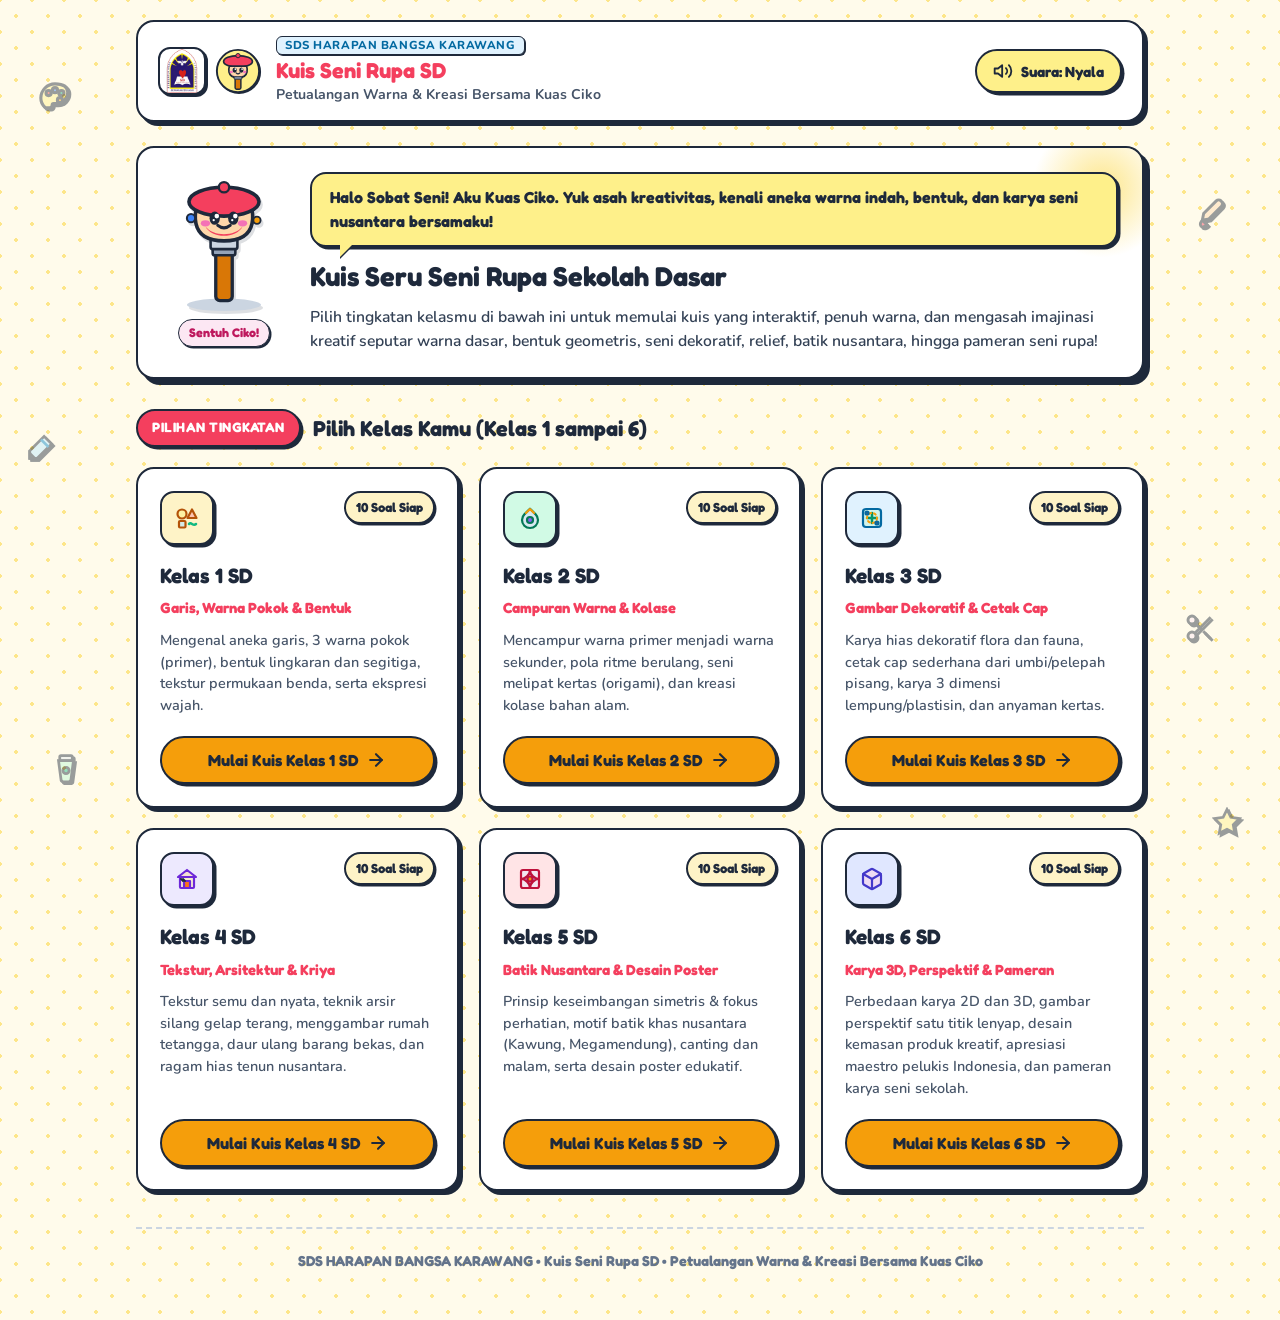
<file: SeniRupa/index.html>
<!DOCTYPE html>
<html lang="id">
<head>
  <meta charset="UTF-8">
  <meta name="viewport" content="width=device-width, initial-scale=1.0">
  <title>Kuis Seni Rupa SD - Petualangan Warna & Kreasi Bersama Kuas Ciko</title>
  <link rel="icon" type="image/jpeg" href="LOGO SD HB.jpeg">

  <!-- Google Font: Fredoka (Rounded Comic) & Nunito (Mudah Dibaca Anak SD) -->
  <link rel="preconnect" href="https://fonts.googleapis.com">
  <link rel="preconnect" href="https://fonts.gstatic.com" crossorigin>
  <link href="https://fonts.googleapis.com/css2?family=Fredoka:wght@500;600;700;800&family=Nunito:wght@600;700;800;900&display=swap" rel="stylesheet">

  <!-- Lembar Gaya Komik Seni Rupa -->
  <link rel="stylesheet" href="css/style.css">
</head>
<body>

  <!-- Gimmick Latar Belakang: Ikon Alat Seni Melayang Ceria (Syarat 9) -->
  <div class="floating-art-container" aria-hidden="true">
    <div class="floating-item item-1">
      <!-- Palet Warna Ceria -->
      <svg viewBox="0 0 24 24" width="34" height="34" fill="none" stroke="#1E293B" stroke-width="2.2">
        <path d="M12 2C6.48 2 2 6.48 2 12c0 2.5 1.05 4.75 2.73 6.36.43.41.97.64 1.57.64H8c1.1 0 2-.9 2-2 0-.55.45-1 1-1h2c4.42 0 8-3.58 8-8 0-4.42-3.58-6-9-6z" fill="#FEF08A"/>
        <circle cx="7.5" cy="8.5" r="1.8" fill="#EF4444"/>
        <circle cx="12" cy="6.5" r="1.8" fill="#3B82F6"/>
        <circle cx="16.5" cy="8.5" r="1.8" fill="#10B981"/>
        <circle cx="15.5" cy="13.5" r="1.8" fill="#F59E0B"/>
      </svg>
    </div>
    <div class="floating-item item-2">
      <!-- Kuas Lukis Pelangi -->
      <svg viewBox="0 0 24 24" width="32" height="32" fill="none" stroke="#1E293B" stroke-width="2.2">
        <path d="M18.37 2.63c.98.98.98 2.56 0 3.54L9 15.63l-5 1 1-5 9.46-9.46c.98-.98 2.56-.98 3.54 0l.37.46z" fill="#FED7AA"/>
        <path d="M4 16.63c-1.5 1.5-2 3.5-1 4.5s3 .5 4.5-1l-3.5-3.5z" fill="#F43F5E"/>
      </svg>
    </div>
    <div class="floating-item item-3">
      <!-- Krayon Imut Bergaris -->
      <svg viewBox="0 0 24 24" width="30" height="30" fill="none" stroke="#1E293B" stroke-width="2.2">
        <path d="M14.5 3.5L20.5 9.5L9 21L3 21L3 15L14.5 3.5Z" fill="#BAE6FD"/>
        <line x1="12" y1="6" x2="18" y2="12" stroke="#0284C7" stroke-width="2"/>
        <polygon points="3,21 3,17 7,21" fill="#0284C7"/>
      </svg>
    </div>
    <div class="floating-item item-4">
      <!-- Gunting Kertas Seni -->
      <svg viewBox="0 0 24 24" width="32" height="32" fill="none" stroke="#1E293B" stroke-width="2.2">
        <circle cx="6" cy="6" r="3" fill="#FCE7F3"/>
        <circle cx="6" cy="18" r="3" fill="#FCE7F3"/>
        <line x1="20" y1="4" x2="8.12" y2="15.88"/>
        <line x1="14.47" y1="14.48" x2="20" y2="20"/>
        <line x1="8.12" y1="8.12" x2="12" y2="12"/>
      </svg>
    </div>
    <div class="floating-item item-5">
      <!-- Tabung Cat Minyak -->
      <svg viewBox="0 0 24 24" width="30" height="30" fill="none" stroke="#1E293B" stroke-width="2.2">
        <rect x="7" y="2" width="10" height="4" rx="1" fill="#E2E8F0"/>
        <path d="M6 6h12l-2 15a2 2 0 0 1-2 2H10a2 2 0 0 1-2-2L6 6z" fill="#BBF7D0"/>
        <circle cx="12" cy="14" r="2.5" fill="#10B981"/>
      </svg>
    </div>
    <div class="floating-item item-6">
      <!-- Bintang Kreasi Bersinar -->
      <svg viewBox="0 0 24 24" width="30" height="30" fill="#FEF08A" stroke="#1E293B" stroke-width="2.2">
        <polygon points="12 2 15.09 8.26 22 9.27 17 14.14 18.18 21.02 12 17.77 5.82 21.02 7 14.14 2 9.27 8.91 8.26 12 2"/>
      </svg>
    </div>
  </div>

  <div class="app-container">

    <!-- HEADER SITUS -->
    <header class="site-header">
      <div class="brand">
        <div class="brand-emblems">
          <img src="LOGO SD HB.jpeg" alt="Logo SDS Harapan Bangsa Karawang" class="school-logo-img">
          <!-- Maskot Mini Kuas Ciko SVG -->
          <svg class="brand-mascot-mini" viewBox="0 0 100 100" fill="none" xmlns="http://www.w3.org/2000/svg" aria-hidden="true">
            <!-- Lingkaran Latar Belakang Palet Kuning -->
            <circle cx="50" cy="50" r="44" fill="#FEF08A" stroke="#1E293B" stroke-width="4"/>
            <!-- Topi Baret Pelukis Merah -->
            <ellipse cx="50" cy="30" rx="30" ry="12" fill="#F43F5E" stroke="#1E293B" stroke-width="3.5"/>
            <circle cx="50" cy="18" r="4.5" fill="#F43F5E" stroke="#1E293B" stroke-width="2"/>
            <!-- Bulu Kuas Lembut -->
            <path d="M32 40 C32 40, 24 64, 50 64 C76 64, 68 40, 68 40 Z" fill="#FED7AA" stroke="#1E293B" stroke-width="3.5"/>
            <!-- Celupan Cat Warna Warni di Ujung Kuas -->
            <path d="M38 56 C44 64, 56 64, 62 56 C58 64, 42 64, 38 56 Z" fill="#F43F5E"/>
            <!-- Mata Berbinar -->
            <ellipse cx="43" cy="48" rx="4.5" ry="5.5" fill="#1E293B"/>
            <circle cx="44.5" cy="46" r="1.8" fill="#FFFFFF"/>
            <ellipse cx="57" cy="48" rx="4.5" ry="5.5" fill="#1E293B"/>
            <circle cx="58.5" cy="46" r="1.8" fill="#FFFFFF"/>
            <!-- Senyum Ceria -->
            <path d="M46 54 Q50 58 54 54" stroke="#1E293B" stroke-width="2.5" stroke-linecap="round"/>
            <!-- Pipi Merona Merah Muda -->
            <ellipse cx="36" cy="52" rx="3.5" ry="2.5" fill="#F472B6"/>
            <ellipse cx="64" cy="52" rx="3.5" ry="2.5" fill="#F472B6"/>
            <!-- Gagang Kuas Kayu di Bawah -->
            <rect x="44" y="64" width="12" height="24" rx="3" fill="#D97706" stroke="#1E293B" stroke-width="3"/>
            <rect x="42" y="62" width="16" height="5" rx="1" fill="#94A3B8" stroke="#1E293B" stroke-width="2"/>
          </svg>
        </div>
        <div class="brand-text-block">
          <div class="school-badge-name">SDS HARAPAN BANGSA KARAWANG</div>
          <h1 class="brand-title">Kuis Seni Rupa SD</h1>
          <p class="brand-tagline">Petualangan Warna & Kreasi Bersama Kuas Ciko</p>
        </div>
      </div>

      <div class="header-controls">
        <button id="btn-toggle-sound" class="btn-icon-comic" type="button" aria-pressed="false" aria-label="Nyalakan atau matikan efek suara">
          <span id="sound-icon-box" class="btn-inline-icon"></span>
          <span id="sound-label-text">Suara: Nyala</span>
        </button>
      </div>
    </header>

    <!-- KONTEN UTAMA APLIKASI -->
    <main id="main-content">

      <!-- =================================================================
           LAYAR 1: DASHBOARD PILIHAN KELAS 1 SAMPAI 6
           ================================================================= -->
      <section id="grades-screen">
        <!-- Hero Sambutan Maskot Komik Kuas Ciko (Gimmick Animasi Syarat 9) -->
        <div class="welcome-hero">
          <div id="mascot-interactive-box" class="mascot-interactive-box" title="Klik aku untuk mendengar suara & tips seni rupa dari Kuas Ciko!">
            <!-- Maskot Kuas Ciko SVG Ceria dengan Animasi -->
            <svg class="hero-mascot-svg" viewBox="0 0 120 130" fill="none" xmlns="http://www.w3.org/2000/svg" aria-hidden="true">
              <!-- Bayangan Bawah -->
              <ellipse cx="60" cy="122" rx="36" ry="6" fill="#CBD5E1"/>

              <!-- Gagang Kuas Kayu -->
              <rect x="52" y="70" width="16" height="48" rx="4" fill="#D97706" stroke="#1E293B" stroke-width="3.2"/>
              <rect x="49" y="66" width="22" height="8" rx="2" fill="#94A3B8" stroke="#1E293B" stroke-width="2.5"/>

              <!-- Kelongsong Logam Kuas -->
              <rect x="47" y="58" width="26" height="10" rx="2" fill="#CBD5E1" stroke="#1E293B" stroke-width="2.5"/>

              <!-- Bulu Kuas Lebat (Tubuh Kuas Ciko) -->
              <g class="mascot-wave-brush">
                <path d="M34 26 C34 26, 22 60, 60 60 C98 60, 86 26, 86 26 Z" fill="#FED7AA" stroke="#1E293B" stroke-width="3.5"/>
                <!-- Cat Warna-Warni di Ujung Kuas -->
                <path d="M42 46 C50 56, 70 56, 78 46 C72 58, 48 58, 42 46 Z" fill="#F43F5E"/>
                <!-- Cipratan Cat Kecil -->
                <circle cx="28" cy="38" r="4" fill="#3B82F6" stroke="#1E293B" stroke-width="2"/>
                <circle cx="92" cy="40" r="3.5" fill="#F59E0B" stroke="#1E293B" stroke-width="1.8"/>
                <circle cx="60" cy="14" r="3" fill="#10B981" stroke="#1E293B" stroke-width="1.5"/>

                <!-- Topi Baret Pelukis Merah Koral -->
                <ellipse cx="60" cy="22" rx="34" ry="14" fill="#F43F5E" stroke="#1E293B" stroke-width="3.5"/>
                <circle cx="60" cy="8" r="5" fill="#F43F5E" stroke="#1E293B" stroke-width="2.2"/>

                <!-- Mata Berkedip Ceria (Animasi CSS) -->
                <g class="mascot-eyes">
                  <ellipse cx="51" cy="38" rx="5" ry="6.5" fill="#1E293B"/>
                  <circle cx="53" cy="36" r="2.2" fill="#FFFFFF"/>
                  <circle cx="50" cy="40" r="1.1" fill="#FFFFFF"/>

                  <ellipse cx="69" cy="38" rx="5" ry="6.5" fill="#1E293B"/>
                  <circle cx="71" cy="36" r="2.2" fill="#FFFFFF"/>
                  <circle cx="68" cy="40" r="1.1" fill="#FFFFFF"/>
                </g>

                <!-- Pipi Merona Lucu -->
                <ellipse cx="42" cy="43" rx="4.5" ry="3" fill="#F472B6"/>
                <ellipse cx="78" cy="43" rx="4.5" ry="3" fill="#F472B6"/>

                <!-- Senyum Ramah Seniman -->
                <path d="M54 45 Q60 50 66 45" stroke="#1E293B" stroke-width="3" stroke-linecap="round"/>
              </g>
            </svg>
            <div class="mascot-click-hint">Sentuh Ciko!</div>
          </div>

          <div class="hero-text-box">
            <div id="mascot-speech-bubble" class="hero-speech-bubble">
              <span id="mascot-speech-text">Halo Sobat Seni! Aku Kuas Ciko. Yuk asah kreativitas, kenali aneka warna indah, bentuk, dan karya seni nusantara bersamaku!</span>
            </div>
            <h2 class="hero-title">Kuis Seru Seni Rupa Sekolah Dasar</h2>
            <p class="hero-desc">Pilih tingkatan kelasmu di bawah ini untuk memulai kuis yang interaktif, penuh warna, dan mengasah imajinasi kreatif seputar warna dasar, bentuk geometris, seni dekoratif, relief, batik nusantara, hingga pameran seni rupa!</p>
          </div>
        </div>

        <div class="section-headline-box">
          <span class="headline-badge">Pilihan Tingkatan</span>
          <h3 class="section-title">Pilih Kelas Kamu (Kelas 1 sampai 6)</h3>
        </div>

        <div id="grades-container" class="grades-grid">
          <!-- Kartu kelas 1 sampai 6 dirender secara dinamis oleh app.js -->
        </div>
      </section>

      <!-- =================================================================
           LAYAR 2: KUIS INTERAKTIF BERJALAN
           ================================================================= -->
      <section id="quiz-screen" class="d-none">
        
        <div class="quiz-header-bar">
          <button id="btn-back-home" type="button" class="btn-back-comic" aria-label="Kembali ke Beranda Pilihan Kelas">
            <span id="btn-back-icon" class="btn-inline-icon"></span>
            <span>Ganti Kelas</span>
          </button>
          <div id="quiz-grade-badge" class="quiz-grade-badge">Kelas 1 SD • Seni Rupa</div>
        </div>

        <div class="quiz-progress-card">
          <div class="progress-info-row">
            <span id="progress-text" class="progress-text">Soal 1 dari 10</span>
            <span id="progress-percent" class="progress-percent">10%</span>
          </div>
          <div class="progress-track" role="progressbar" aria-valuemin="0" aria-valuemax="100" aria-valuenow="10">
            <div id="progress-fill" class="progress-fill"></div>
          </div>
        </div>

        <article class="question-card">
          <div class="question-top-bar">
            <span id="question-topic" class="question-topic-pill">Topik Materi</span>
            
            <!-- Fitur Suara: Tombol Membaca Soal (Text-to-Speech) (Syarat 3) -->
            <button id="btn-speak-question" type="button" class="btn-speak-question" aria-label="Dengarkan soal dibacakan oleh suara peramban">
              <span id="speaker-icon-box" class="btn-inline-icon"></span>
              <span id="speech-btn-label">Dengarkan Soal</span>
            </button>
          </div>

          <h2 id="question-text" class="question-text">Teks pertanyaan kuis seni rupa akan tampil di sini...</h2>

          <div id="options-container" class="options-grid" role="radiogroup" aria-label="Pilihan Jawaban">
            <!-- Pilihan A, B, C, D dirender dinamis tanpa membocorkan jawaban di soal -->
          </div>

          <!-- Umpan Balik Instan Setelah Siswa Memilih Jawaban -->
          <div id="feedback-banner" class="feedback-banner d-none" aria-live="polite">
            <div id="feedback-icon" class="feedback-icon-box" aria-hidden="true"></div>
            <div class="feedback-text-content">
              <h3 id="feedback-heading" class="feedback-heading">Hebat Sekali!</h3>
              <p id="feedback-sub" class="feedback-sub">Penjelasan singkat mengenai materi pertanyaan ini.</p>
            </div>
          </div>

          <div class="quiz-actions-row">
            <button id="btn-next-question" type="button" class="btn-next-comic" disabled aria-disabled="true">
              <span class="btn-next-text">Soal Selanjutnya</span>
              <span id="next-btn-icon" class="btn-inline-icon"></span>
            </button>
          </div>
        </article>
      </section>

      <!-- =================================================================
           LAYAR 3: HASIL KUIS, SELEBRASI & LEMBAR REVIEW KOREKSI (SYARAT 4 & 9)
           ================================================================= -->
      <section id="results-screen" class="d-none">
        
        <!-- Kanvas Animasi Konfeti Letupan Pesta (Syarat 9) -->
        <canvas id="confetti-canvas" aria-hidden="true"></canvas>

        <div class="results-hero-card">
          
          <!-- Gimmick Animasi: Piala Emas Berputar dengan Sinar Matahari 360 Derajat (Syarat 9) -->
          <div class="trophy-stage">
            <div class="sunburst-beam" aria-hidden="true"></div>
            <div id="celebration-trophy-box" class="golden-trophy-svg">
              <!-- Ikon Piala Vektor SVG diisi oleh icons.js -->
            </div>
          </div>

          <!-- Bintang Bersinar Animatif Berurutan (Syarat 9) -->
          <div id="score-stars-container" class="score-stars-container"></div>

          <h2 id="score-title" class="score-title">Selamat! Kamu Seniman Cilik Hebat!</h2>
          <p id="score-message" class="score-message">Pesan motivasi belajar ramah anak SD akan tampil di sini.</p>

          <div class="score-metrics-box">
            <div class="metric-score-group">
              <span id="score-final-number" class="score-number">100</span>
              <span class="score-max">/ 100</span>
            </div>
            <div class="metrics-divider" aria-hidden="true"></div>
            <span id="stat-correct" class="stat-pill pill-correct">10 Benar</span>
            <span id="stat-wrong" class="stat-pill pill-wrong">0 Perlu Koreksi</span>
          </div>

          <div class="results-actions-row">
            <button id="btn-retry-quiz" type="button" class="btn-results-action btn-retry">
              <span id="retry-btn-icon" class="btn-inline-icon"></span>
              <span>Ulangi Kuis Kelas Ini</span>
            </button>
            <button id="btn-change-grade" type="button" class="btn-results-action btn-change">
              <span id="change-grade-icon" class="btn-inline-icon"></span>
              <span>Pilih Kelas Lain</span>
            </button>
            <button id="btn-reconfetti" type="button" class="btn-results-action btn-reconfetti" aria-label="Letupkan pesta konfeti lagi">
              <span>Letupkan Konfeti Lagi!</span>
            </button>
          </div>
        </div>

        <!-- LEMBAR REVIEW & KOREKSI JAWABAN LENGKAP (SYARAT 4) -->
        <section class="review-section">
          <div class="review-section-header">
            <div class="review-title-box">
              <div id="review-book-icon" class="review-book-icon"></div>
              <h3 class="review-title">Lembar Review & Koreksi Jawaban</h3>
            </div>
            
            <div class="review-filter-tabs" role="tablist" aria-label="Filter Hasil Review">
              <button id="filter-all-btn" type="button" class="filter-pill-btn active-filter" role="tab" aria-selected="true">Semua Soal (10)</button>
              <button id="filter-wrong-btn" type="button" class="filter-pill-btn" role="tab" aria-selected="false">Perlu Koreksi</button>
              <button id="filter-correct-btn" type="button" class="filter-pill-btn" role="tab" aria-selected="false">Jawaban Benar</button>
            </div>
          </div>

          <div id="review-list" class="review-list">
            <!-- Seluruh 10 soal ditampilkan dengan jawaban siswa, status benar/salah, dan koreksi jawaban di bawahnya -->
          </div>
        </section>

      </section>

    </main>

    <!-- FOOTER SITUS -->
    <footer class="site-footer">
      <p>SDS HARAPAN BANGSA KARAWANG • Kuis Seni Rupa SD • Petualangan Warna & Kreasi Bersama Kuas Ciko</p>
    </footer>

  </div>

  <!-- Script Aplikasi -->
  <script src="js/icons.js"></script>
  <script src="js/audio.js"></script>
  <script src="js/questions.js"></script>
  <script src="js/app.js"></script>
</body>
</html>
</file>
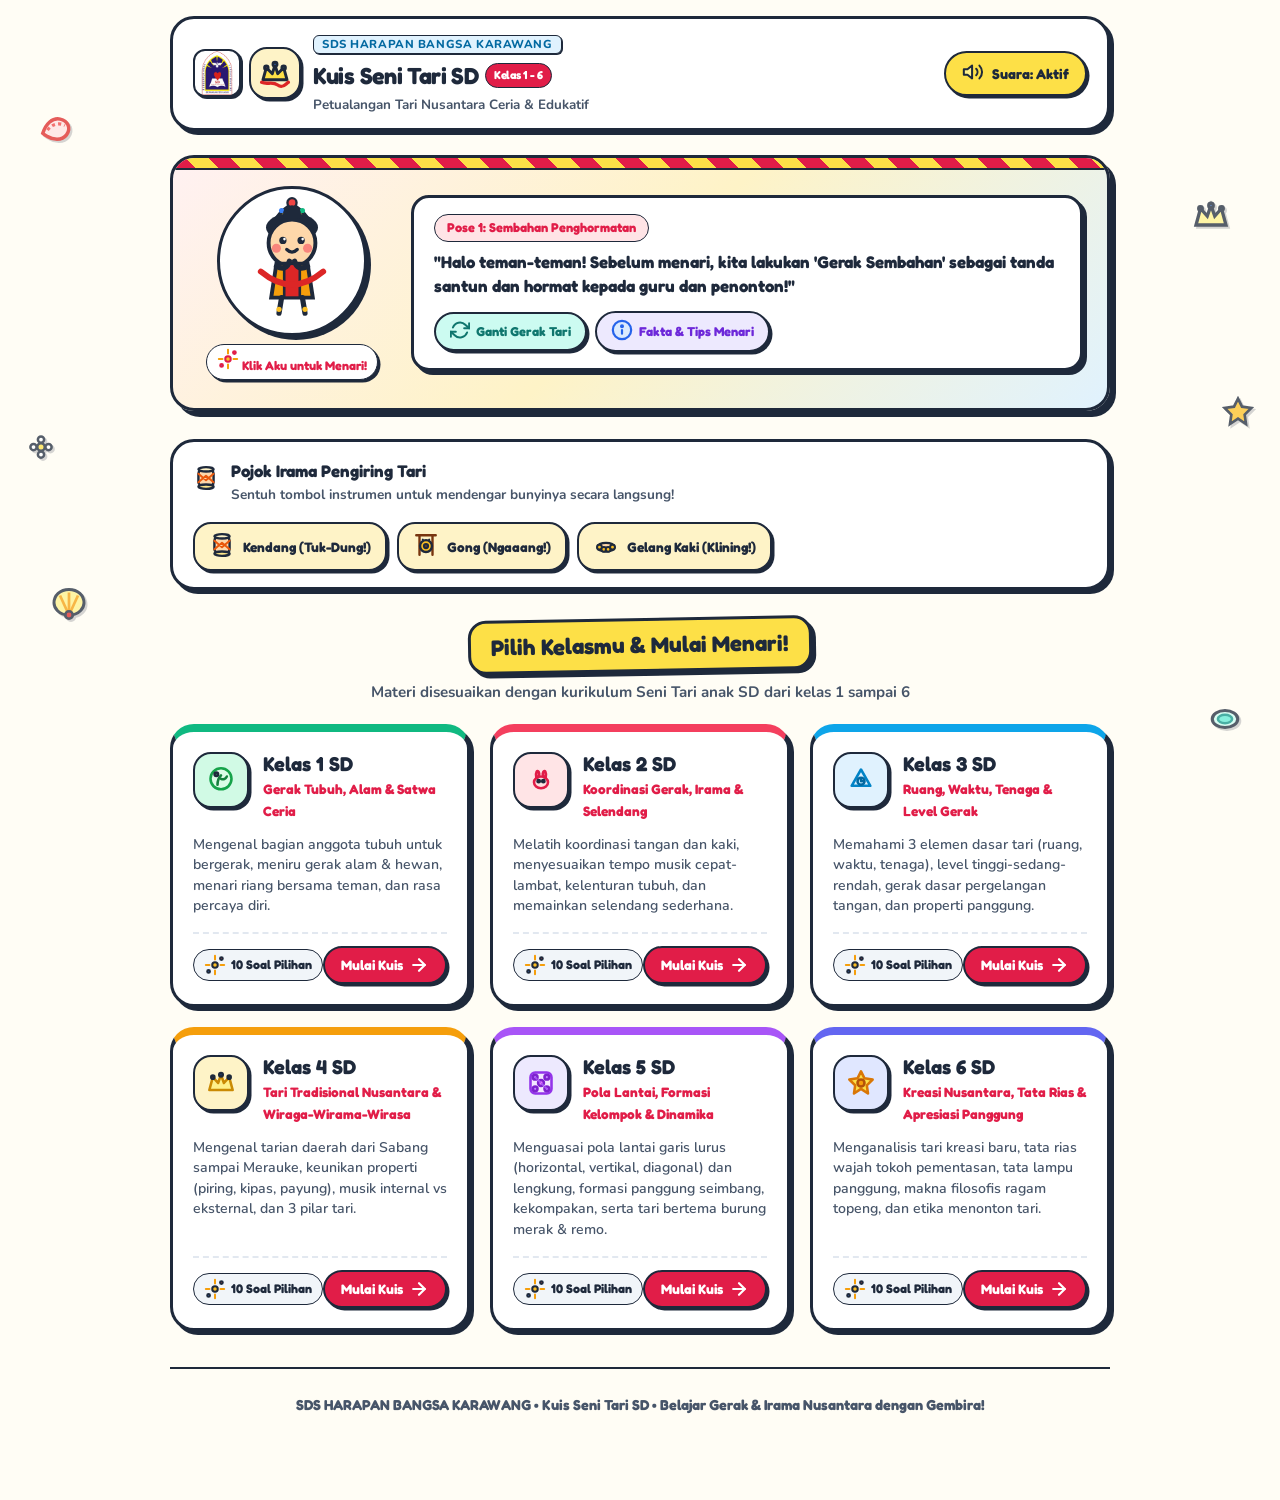
<file: SeniTari/index.html>
<!DOCTYPE html>
<html lang="id">
<head>
  <meta charset="UTF-8">
  <meta name="viewport" content="width=device-width, initial-scale=1.0">
  <title>Kuis Seni Tari SD - Petualangan Tari Nusantara</title>
  <link rel="icon" type="image/jpeg" href="LOGO SD HB.jpeg">

  <!-- Google Fonts: Fredoka (Rounded Comic) & Nunito (Mudah Dibaca Anak SD) -->
  <link rel="preconnect" href="https://fonts.googleapis.com">
  <link rel="preconnect" href="https://fonts.gstatic.com" crossorigin>
  <link href="https://fonts.googleapis.com/css2?family=Fredoka:wght@500;600;700;800&family=Nunito:wght@600;700;800;900&display=swap" rel="stylesheet">

  <!-- Lembar Gaya Komik Seni Tari -->
  <link rel="stylesheet" href="css/style.css">
</head>
<body>

  <!-- Kanvas Konfeti Kemenangan (Syarat 9) -->
  <canvas id="confetti-canvas"></canvas>

  <!-- Gimmick Elemen Melayang Latar Belakang: Properti Tari Nusantara (Syarat 9) -->
  <div class="floating-props-bg" aria-hidden="true">
    <div class="float-prop prop-p1" title="Selendang Merah Tari">
      <svg viewBox="0 0 24 24" width="38" height="38" fill="none" stroke="#1E293B" stroke-width="2.2"><path d="M3 16C5 10 9 6 14 7C19 8 21 13 18 17C15 21 9 20 6 18C4 17 3 16 3 16Z" fill="#FEE2E2" stroke="#DC2626"/><path d="M6 14C9 10 13 9 17 11" stroke="#EF4444" stroke-width="2" stroke-dasharray="2 2"/></svg>
    </div>
    <div class="float-prop prop-p2" title="Mahkota Emas Tari">
      <svg viewBox="0 0 24 24" width="36" height="36" fill="none" stroke="#1E293B" stroke-width="2.2"><path d="M2 18l3-11 4.5 5 2.5-7 2.5 7 4.5-5 3 11H2z" fill="#FEF08A"/><circle cx="5" cy="7" r="1.2" fill="#EF4444"/><circle cx="12" cy="5" r="1.5" fill="#3B82F6"/><circle cx="19" cy="7" r="1.2" fill="#10B981"/></svg>
    </div>
    <div class="float-prop prop-p3" title="Kipas Tari Nusantara">
      <svg viewBox="0 0 24 24" width="36" height="36" fill="none" stroke="#1E293B" stroke-width="2"><path d="M12 20C5 20 2 15 2 12C2 7 6 3 12 3C18 3 22 7 22 12C22 15 19 20 12 20Z" fill="#FEF08A" stroke="#1E293B"/><line x1="12" y1="20" x2="6" y2="7" stroke="#F59E0B" stroke-width="1.8"/><line x1="12" y1="20" x2="12" y2="5" stroke="#F59E0B" stroke-width="1.8"/><line x1="12" y1="20" x2="18" y2="7" stroke="#F59E0B" stroke-width="1.8"/><circle cx="12" cy="20" r="2.5" fill="#DC2626" stroke="#1E293B" stroke-width="1.8"/></svg>
    </div>
    <div class="float-prop prop-p4" title="Piring Tari Minang">
      <svg viewBox="0 0 24 24" width="34" height="34" fill="none" stroke="#1E293B" stroke-width="2.2"><ellipse cx="12" cy="12" rx="9" ry="6" fill="#CCFBF1" stroke="#1E293B"/><ellipse cx="12" cy="12" rx="5" ry="3" fill="#5EEAD4" stroke="#0D9488" stroke-width="1.8"/></svg>
    </div>
    <div class="float-prop prop-p5" title="Bintang Panggung Gemerlap">
      <svg viewBox="0 0 24 24" width="32" height="32" fill="none" stroke="#1E293B" stroke-width="2"><polygon points="12 2 15 8 22 9 17 14 18 21 12 17 6 21 7 14 2 9 9 8 12 2" fill="#FBBF24"/></svg>
    </div>
    <div class="float-prop prop-p6" title="Bunga Melati Panggung">
      <svg viewBox="0 0 24 24" width="30" height="30" fill="none" stroke="#1E293B" stroke-width="2"><circle cx="12" cy="12" r="3" fill="#FDE047"/><circle cx="12" cy="6" r="2.5" fill="#FFFFFF"/><circle cx="18" cy="12" r="2.5" fill="#FFFFFF"/><circle cx="12" cy="18" r="2.5" fill="#FFFFFF"/><circle cx="6" cy="12" r="2.5" fill="#FFFFFF"/></svg>
    </div>
  </div>

  <div class="app-container">

    <!-- HEADER SITUS KOMIK SENI TARI -->
    <header class="site-header">
      <div class="brand">
        <div class="brand-emblems">
          <img src="LOGO SD HB.jpeg" alt="Logo SDS Harapan Bangsa Karawang" class="school-logo-img">
          <div class="brand-icon-box" data-dance-icon="danceBrand">
            <!-- Icon Brand SVG -->
          </div>
        </div>
        <div class="brand-text">
          <div class="school-badge-name">SDS HARAPAN BANGSA KARAWANG</div>
          <h1>
            Kuis Seni Tari SD
            <span class="brand-badge">Kelas 1 - 6</span>
          </h1>
          <p>Petualangan Tari Nusantara Ceria & Edukatif</p>
        </div>
      </div>

      <div class="header-controls">
        <button id="btn-toggle-sound" class="btn-comic-sound" type="button" aria-label="Nyalakan atau matikan suara">
          <span id="sound-icon-box" data-dance-icon="volumeOn"></span>
          <span id="sound-label-text">Suara: Aktif</span>
        </button>
      </div>
    </header>

    <!-- ====================================================================
         LAYAR 1: PILIHAN TINGKATAN KELAS & GIMMICK DASHBOARD (Syarat 1 & 9)
         ==================================================================== -->
    <main id="grades-screen">
      
      <!-- Gimmick Hero: Panggung & Maskot Penari Cilik Interaktif -->
      <section class="hero-stage-card">
        <div class="stage-top-border"></div>
        <div class="hero-flex-layout">
          
          <!-- Maskot Penari Cilik Interaktif yang bisa ganti pose saat diklik -->
          <div class="mascot-interactive-area">
            <div id="mascot-avatar-container" class="mascot-avatar-container" title="Klik aku untuk berganti pose tari!">
              <div id="mascot-svg-box">
                <!-- SVG Maskot Dinamis dari JS -->
              </div>
            </div>
            <span class="mascot-click-hint"><span data-dance-icon="sparkles"></span> Klik Aku untuk Menari!</span>
          </div>

          <!-- Balon Bicara Komik Maskot -->
          <div class="mascot-speech-bubble">
            <span id="mascot-pose-badge" class="speech-bubble-tag">
              Pose 1: Sembahan Penghormatan
            </span>
            <p id="mascot-quote-text" class="mascot-quote-text">
              "Halo teman-teman! Sebelum menari, kita lakukan 'Gerak Sembahan' sebagai tanda santun dan hormat kepada guru dan penonton!"
            </p>
            <div class="mascot-controls-row">
              <button id="btn-next-pose" class="btn-gimmick-action btn-pose" type="button">
                <span data-dance-icon="refreshCw"></span>
                <span>Ganti Gerak Tari</span>
              </button>
              <button id="btn-next-tip" class="btn-gimmick-action btn-tip" type="button">
                <span data-dance-icon="infoCircle"></span>
                <span>Fakta & Tips Menari</span>
              </button>
            </div>
          </div>

        </div>
      </section>

      <!-- Gimmick: Pojok Bunyi Alat Musik Tari (Web Audio API Synthesizer) -->
      <section class="gamelan-corner-box">
        <div class="gamelan-corner-info">
          <span data-dance-icon="kendangTari"></span>
          <div>
            <h3>Pojok Irama Pengiring Tari</h3>
            <p>Sentuh tombol instrumen untuk mendengar bunyinya secara langsung!</p>
          </div>
        </div>
        <div class="gamelan-instrument-btns">
          <button id="btn-play-kendang" class="btn-sound-instrument" type="button">
            <span data-dance-icon="kendangTari"></span>
            <span>Kendang (Tuk-Dung!)</span>
          </button>
          <button id="btn-play-gong" class="btn-sound-instrument" type="button">
            <span data-dance-icon="gongTari"></span>
            <span>Gong (Ngaaang!)</span>
          </button>
          <button id="btn-play-kelintingan" class="btn-sound-instrument" type="button">
            <span data-dance-icon="gelangKaki"></span>
            <span>Gelang Kaki (Klining!)</span>
          </button>
        </div>
      </section>

      <!-- Judul Bagian Pilihan Kelas -->
      <div class="section-header-comic">
        <div class="comic-title-banner">
          <h2>Pilih Kelasmu & Mulai Menari!</h2>
        </div>
        <p class="section-subtitle-comic">Materi disesuaikan dengan kurikulum Seni Tari anak SD dari kelas 1 sampai 6</p>
      </div>

      <!-- Wadah Kartu Tingkatan Kelas 1-6 (Di-render dari JS) -->
      <div id="grades-container" class="grades-grid">
        <!-- Render 6 Kartu Kelas -->
      </div>
    </main>

    <!-- ====================================================================
         LAYAR 2: KUIS INTERAKTIF DENGAN SUARA PEMBACA SOAL (Syarat 2, 3, 5, 6, 7)
         ==================================================================== -->
    <section id="quiz-screen" class="quiz-screen-wrapper" style="display: none;">
      
      <!-- Navigasi Atas Kuis -->
      <div class="quiz-top-bar">
        <button id="btn-back-home" class="btn-comic-back" type="button">
          <span data-dance-icon="arrowLeft"></span>
          <span>Pilih Kelas Lain</span>
        </button>
        <span id="quiz-grade-badge" class="quiz-grade-tag">
          Kelas 1 SD - Seni Tari
        </span>
      </div>

      <!-- Bilah Kemajuan Soal (Progress Bar) -->
      <div class="quiz-progress-section">
        <div class="progress-labels">
          <span id="progress-text">Soal 1 dari 10</span>
          <span id="progress-percent">10%</span>
        </div>
        <div class="progress-track-comic">
          <div id="progress-fill" class="progress-fill-comic"></div>
        </div>
      </div>

      <!-- Kotak Pertanyaan & Tombol Suara TTS (Syarat 3) -->
      <div class="question-card-comic">
        <span id="question-topic" class="question-topic-pill">
          <!-- Topik Soal -->
        </span>
        <div class="question-header-row">
          <h3 id="question-text" class="question-text-comic">
            <!-- Teks Soal -->
          </h3>
          <button id="btn-speak-question" class="btn-speak-tts" type="button" aria-label="Bacakan soal dengan suara">
            <span id="speaker-icon-box" data-dance-icon="speakerSpeak"></span>
            <span id="speech-btn-label">Bacakan Soal</span>
          </button>
        </div>
      </div>

      <!-- Opsi Pilihan Ganda Komik (A, B, C, D) -->
      <div id="options-container" class="options-grid">
        <!-- Tombol Pilihan Opsi Di-render dari JS -->
      </div>

      <!-- Banner Feedback Jawaban Setelah Dipilih -->
      <div id="feedback-banner" class="feedback-banner-comic" style="display: none;">
        <div id="feedback-icon" class="feedback-icon-box"></div>
        <div class="feedback-content">
          <h4 id="feedback-heading">Bagus Sekali!</h4>
          <p id="feedback-sub">Jawabanmu tepat sekali.</p>
        </div>
      </div>

      <!-- Tombol Lanjut Soal Berikutnya -->
      <div class="quiz-actions-row">
        <button id="btn-next-question" class="btn-comic-next" type="button" style="display: none;">
          <span class="btn-next-text">Soal Berikutnya</span>
          <span data-dance-icon="arrowRight"></span>
        </button>
      </div>

    </section>

    <!-- ====================================================================
         LAYAR 3: HASIL KUIS, SELEBRASI PIALA BERSINAR & TINJAUAN KOREKSI (Syarat 4 & 9)
         ==================================================================== -->
    <section id="results-screen" class="results-screen-wrapper" style="display: none;">
      
      <div class="celebration-hero">
        
        <!-- Animasi Piala Emas Bersinar (Syarat 9) -->
        <div class="trophy-sparkle-container">
          <div id="trophy-icon-box">
            <!-- Icon Piala Emas SVG -->
          </div>
        </div>

        <!-- Bintang-Bintang Nilai Ceria -->
        <div id="score-stars-container" class="score-stars-row">
          <!-- Bintang Di-render dari JS -->
        </div>

        <h2 id="score-title">Selamat! Kamu Penari Hebat!</h2>
        <p id="score-message">Kamu telah menyelesaikan seluruh kuis Seni Tari dengan penuh semangat!</p>

        <!-- Kartu Ringkasan Nilai -->
        <div class="score-card-summary">
          <div class="score-main-box">
            <span id="score-final-number" class="score-big-number">100</span>
            <div class="score-total-label">NILAI AKHIR KAMU</div>
          </div>
          <div class="score-stats-col">
            <div class="stat-item correct">
              <span data-dance-icon="checkCircle"></span>
              <span id="stat-correct">10 Benar</span>
            </div>
            <div class="stat-item wrong">
              <span data-dance-icon="xCircle"></span>
              <span id="stat-wrong">0 Salah</span>
            </div>
          </div>
        </div>

        <!-- Tombol Aksi Hasil -->
        <div class="results-nav-buttons">
          <button id="btn-retry-quiz" class="btn-comic-primary" type="button">
            <span data-dance-icon="refreshCw"></span>
            <span>Ulangi Kuis Kelas Ini</span>
          </button>
          <button id="btn-change-grade" class="btn-comic-secondary" type="button">
            <span data-dance-icon="home"></span>
            <span>Pilih Kelas Lain</span>
          </button>
          <button id="btn-reconfetti" class="btn-comic-secondary" type="button">
            <span data-dance-icon="sparkles"></span>
            <span>Taburkan Konfeti Lagi!</span>
          </button>
        </div>

      </div>

      <!-- ==================================================================
           TINJAUAN JAWABAN & KOREKSI LENGKAP SETELAH SELESAI (Syarat 4)
           ================================================================== -->
      <div class="review-section-comic">
        
        <div class="review-header-bar">
          <h3>Lembar Tinjauan & Koreksi Jawaban</h3>
          <div class="filter-tabs-group">
            <button id="filter-all-btn" class="btn-filter-tab active" type="button">Semua Soal (10)</button>
            <button id="filter-wrong-btn" class="btn-filter-tab" type="button">Salah Saja</button>
            <button id="filter-correct-btn" class="btn-filter-tab" type="button">Benar Saja</button>
          </div>
        </div>

        <!-- Daftar Tinjauan Seluruh Soal dengan Koreksi Edukatif (Syarat 4) -->
        <div id="review-list" class="review-cards-list">
          <!-- Item Soal & Pembahasan Di-render dari JS -->
        </div>

      </div>

    </section>

    <!-- FOOTER SITUS KOMIK -->
    <footer class="site-footer">
      <p>SDS HARAPAN BANGSA KARAWANG • Kuis Seni Tari SD • Belajar Gerak & Irama Nusantara dengan Gembira!</p>
    </footer>

  </div>

  <!-- SCRIPT APLIKASI -->
  <script src="js/icons.js"></script>
  <script src="js/audio.js"></script>
  <script src="js/questions.js"></script>
  <script src="js/app.js"></script>
</body>
</html>
</file>
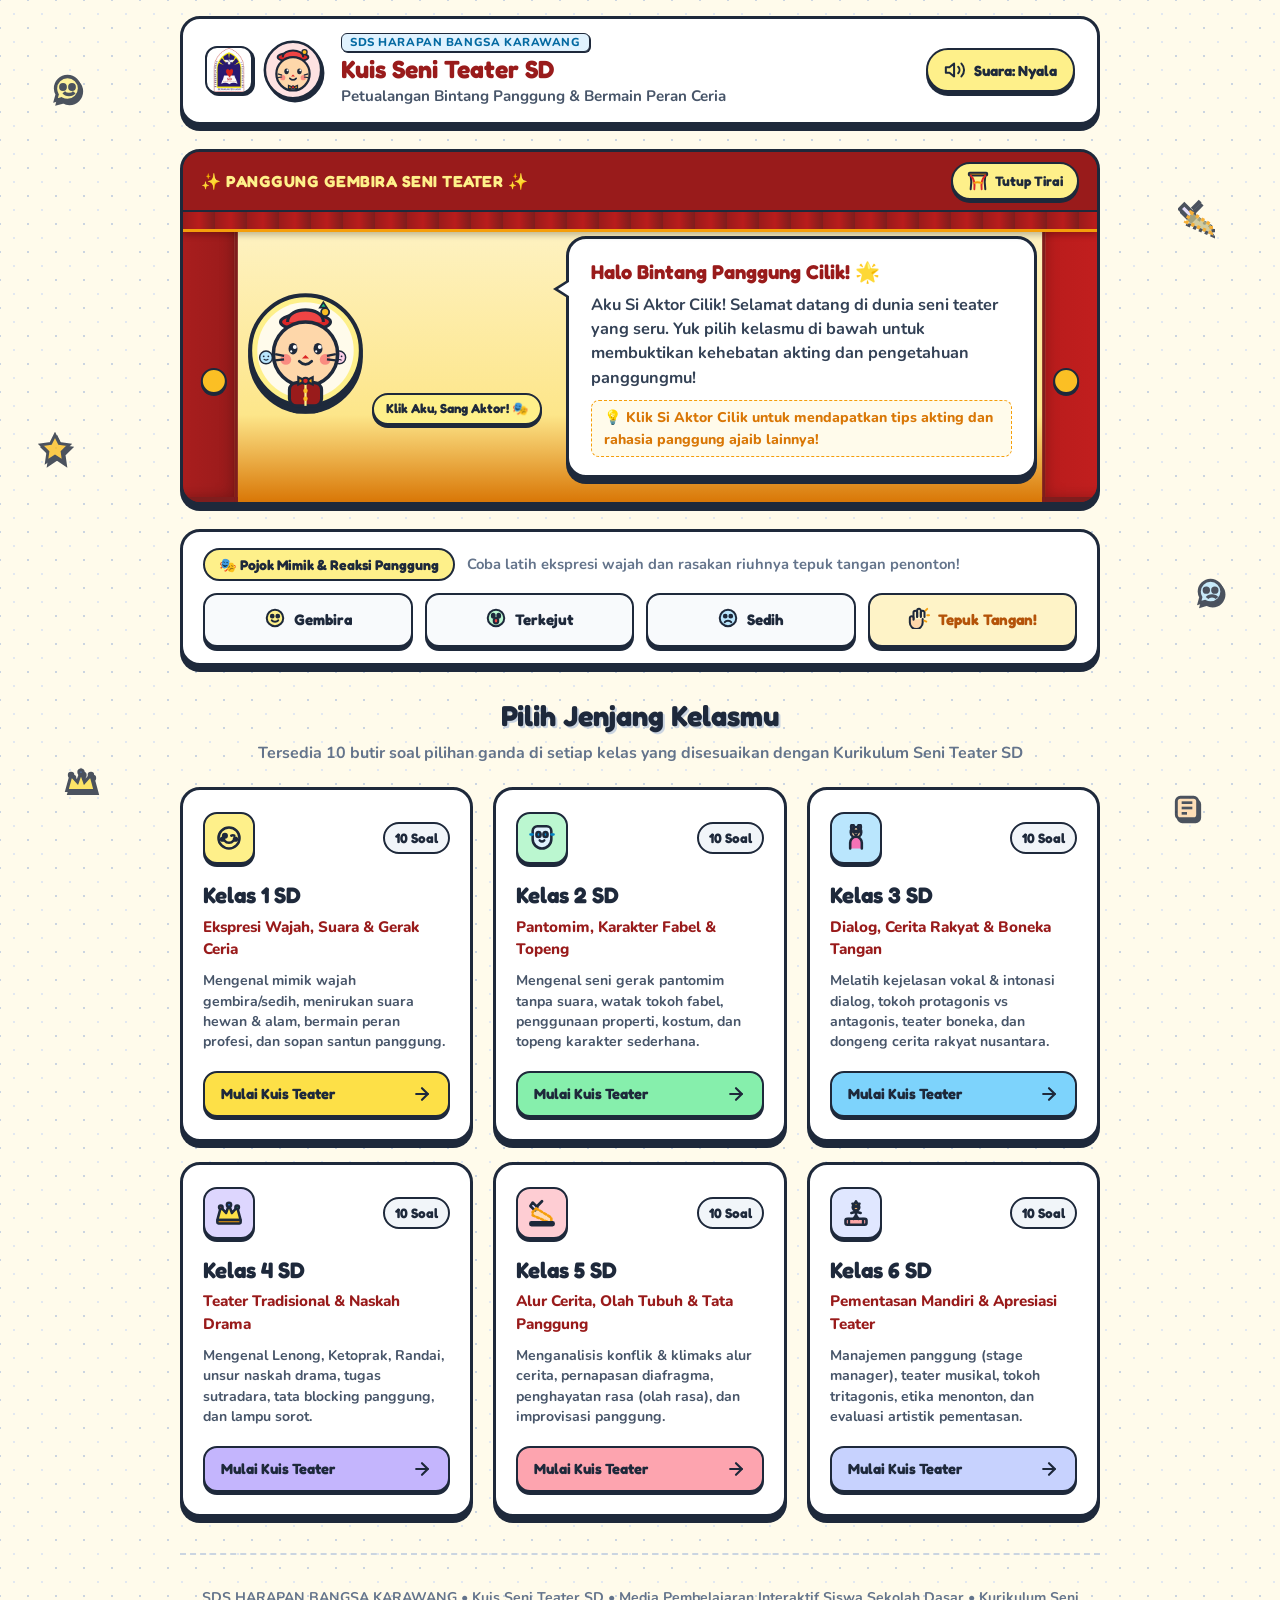
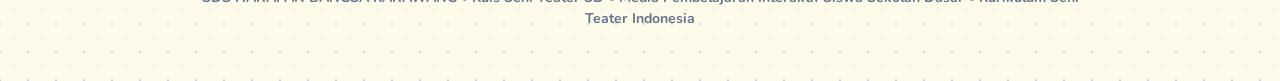
<file: SeniTeater/index.html>
<!DOCTYPE html>
<html lang="id">
<head>
  <meta charset="UTF-8">
  <meta name="viewport" content="width=device-width, initial-scale=1.0">
  <title>Kuis Seni Teater SD - Petualangan Bintang Panggung</title>
  <link rel="icon" type="image/jpeg" href="LOGO SD HB.jpeg">

  <!-- Google Fonts: Fredoka (Rounded Comic) & Nunito (Mudah Dibaca Anak SD) -->
  <link rel="preconnect" href="https://fonts.googleapis.com">
  <link rel="preconnect" href="https://fonts.gstatic.com" crossorigin>
  <link href="https://fonts.googleapis.com/css2?family=Fredoka:wght@500;600;700;800&family=Nunito:wght@600;700;800;900&display=swap" rel="stylesheet">

  <!-- Lembar Gaya Komik Seni Teater -->
  <link rel="stylesheet" href="css/style.css">
</head>
<body>

  <!-- Gimmick Latar Belakang: Properti Panggung & Topeng Teater Melayang (Syarat 9) -->
  <div class="floating-theater-container" aria-hidden="true">
    <div class="floating-item prop-1" title="Topeng Komedi Ceria">
      <!-- Topeng Senang Melayang -->
      <svg viewBox="0 0 24 24" width="36" height="36" fill="none" stroke="#1E293B" stroke-width="2.2"><path d="M3 11c0-4.4 3.6-8 8-8s8 3.6 8 8c0 4.4-3.6 8-8 8-1.5 0-2.8-.4-4-1.1L3 19l1.1-4c-.7-1.2-1.1-2.5-1.1-4z" fill="#FEF08A"/><circle cx="8" cy="10" r="1.5" fill="#1E293B"/><circle cx="14" cy="10" r="1.5" fill="#1E293B"/><path d="M8.5 13.5c1.5 2 5.5 2 7 0" stroke="#1E293B" stroke-width="2.2"/></svg>
    </div>
    <div class="floating-item prop-2" title="Lampu Sorot Panggung">
      <!-- Lampu Sorot Panggung Ceria -->
      <svg viewBox="0 0 24 24" width="38" height="38" fill="none" stroke="#1E293B" stroke-width="2.2"><path d="M4 4l6 6-3 3-6-6 3-3z" fill="#DDD6FE"/><line x1="14" y1="2" x2="9" y2="7" stroke-width="2.5"/><path d="M8 9l13 8v5l-16-7z" fill="#FEF08A" fill-opacity="0.5" stroke="#F59E0B" stroke-dasharray="2 2"/></svg>
    </div>
    <div class="floating-item prop-3" title="Bintang Gemerlap Panggung">
      <!-- Bintang Panggung Berkilau -->
      <svg viewBox="0 0 24 24" width="34" height="34" fill="none" stroke="#1E293B" stroke-width="2"><polygon points="12 2 15 8 22 9 17 14 18 21 12 17 6 21 7 14 2 9 9 8 12 2" fill="#FBBF24"/></svg>
    </div>
    <div class="floating-item prop-4" title="Topeng Tragedi Biru Lembut">
      <!-- Topeng Lirih / Tragedi -->
      <svg viewBox="0 0 24 24" width="34" height="34" fill="none" stroke="#1E293B" stroke-width="2.2"><path d="M3 11c0-4.4 3.6-8 8-8s8 3.6 8 8c0 4.4-3.6 8-8 8-1.5 0-2.8-.4-4-1.1L3 19l1.1-4c-.7-1.2-1.1-2.5-1.1-4z" fill="#BAE6FD"/><circle cx="8" cy="10" r="1.5" fill="#1E293B"/><circle cx="14" cy="10" r="1.5" fill="#1E293B"/><path d="M8.5 15.5c1.5-2 5.5-2 7 0" stroke="#1E293B" stroke-width="2.2"/></svg>
    </div>
    <div class="floating-item prop-5" title="Mahkota Raja Cerita">
      <!-- Mahkota Dongeng -->
      <svg viewBox="0 0 24 24" width="34" height="34" fill="none" stroke="#1E293B" stroke-width="2.2"><path d="M2 18l3-11 4.5 5 2.5-7 2.5 7 4.5-5 3 11H2z" fill="#FDE047"/><circle cx="5" cy="7" r="1.2" fill="#EF4444"/><circle cx="12" cy="5" r="1.5" fill="#3B82F6"/><circle cx="19" cy="7" r="1.2" fill="#10B981"/></svg>
    </div>
    <div class="floating-item prop-6" title="Naskah Gulungan Drama">
      <!-- Gulungan Skenario Naskah -->
      <svg viewBox="0 0 24 24" width="32" height="32" fill="none" stroke="#1E293B" stroke-width="2.2"><rect x="4" y="4" width="16" height="16" rx="3" fill="#FED7AA"/><line x1="8" y1="8" x2="16" y2="8" stroke="#1E293B" stroke-width="2"/><line x1="8" y1="12" x2="16" y2="12" stroke="#1E293B" stroke-width="2"/><line x1="8" y1="16" x2="12" y2="16" stroke="#1E293B" stroke-width="2"/></svg>
    </div>
  </div>

  <div class="app-container">

    <!-- HEADER SITUS KOMIK SENI TEATER -->
    <header class="site-header">
      <div class="brand">
        <div class="brand-emblems">
          <img src="LOGO SD HB.jpeg" alt="Logo SDS Harapan Bangsa Karawang" class="school-logo-img">
          <!-- Maskot Mini Si Bintang Teater SVG -->
          <svg class="brand-mascot-mini" viewBox="0 0 100 100" fill="none" xmlns="http://www.w3.org/2000/svg" aria-hidden="true">
            <!-- Lingkaran Latar Ceria Merah Beludru Teater -->
            <circle cx="50" cy="50" r="44" fill="#FEE2E2" stroke="#1E293B" stroke-width="4"/>
            <!-- Topi Aktor Miring Khas Komik -->
            <ellipse cx="50" cy="30" rx="24" ry="7" fill="#DC2626" stroke="#1E293B" stroke-width="3"/>
            <path d="M34 30 C34 16 66 16 66 30" fill="#EF4444" stroke="#1E293B" stroke-width="3"/>
            <circle cx="68" cy="22" r="4" fill="#FBBF24" stroke="#1E293B" stroke-width="2"/>
            <!-- Kepala Karakter Kucing Aktor Ceria -->
            <circle cx="50" cy="56" r="26" fill="#FED7AA" stroke="#1E293B" stroke-width="3.5"/>
            <!-- Pipi Merah Muda -->
            <circle cx="34" cy="62" r="4" fill="#F87171" fill-opacity="0.7"/>
            <circle cx="66" cy="62" r="4" fill="#F87171" fill-opacity="0.7"/>
            <!-- Mata Bintang Berbinar -->
            <ellipse cx="40" cy="52" rx="3.5" ry="4.5" fill="#1E293B"/>
            <circle cx="41.5" cy="50.5" r="1.5" fill="#FFFFFF"/>
            <ellipse cx="60" cy="52" rx="3.5" ry="4.5" fill="#1E293B"/>
            <circle cx="61.5" cy="50.5" r="1.5" fill="#FFFFFF"/>
            <!-- Hidung & Senyum Teater -->
            <polygon points="50,57 47,60 53,60" fill="#DC2626"/>
            <path d="M45 63 Q50 68 55 63" stroke="#1E293B" stroke-width="2.5" stroke-linecap="round"/>
            <!-- Kumis Kucing -->
            <line x1="26" y1="56" x2="33" y2="58" stroke="#1E293B" stroke-width="1.8"/>
            <line x1="26" y1="62" x2="33" y2="61" stroke="#1E293B" stroke-width="1.8"/>
            <line x1="74" y1="56" x2="67" y2="58" stroke="#1E293B" stroke-width="1.8"/>
            <line x1="74" y1="62" x2="67" y2="61" stroke="#1E293B" stroke-width="1.8"/>
            <!-- Dasi Kupu-Kupu Emas -->
            <polygon points="43,80 50,77 43,74" fill="#F59E0B" stroke="#1E293B" stroke-width="2"/>
            <polygon points="57,80 50,77 57,74" fill="#F59E0B" stroke="#1E293B" stroke-width="2"/>
            <circle cx="50" cy="77" r="2.5" fill="#DC2626" stroke="#1E293B" stroke-width="1.5"/>
          </svg>
        </div>
        <div class="brand-text-block">
          <div class="school-badge-name">SDS HARAPAN BANGSA KARAWANG</div>
          <h1 class="brand-title">Kuis Seni Teater SD</h1>
          <p class="brand-tagline">Petualangan Bintang Panggung & Bermain Peran Ceria</p>
        </div>
      </div>

      <div class="header-controls">
        <button id="btn-toggle-sound" class="btn-icon-comic" type="button" aria-pressed="false" aria-label="Nyalakan atau matikan efek suara kuis">
          <span id="sound-icon-box" class="btn-inline-icon"></span>
          <span id="sound-label-text">Suara: Nyala</span>
        </button>
      </div>
    </header>

    <!-- KONTEN UTAMA APLIKASI -->
    <main id="main-content">

      <!-- =================================================================
           LAYAR 1: DASHBOARD PILIHAN KELAS 1 SAMPAI 6
           ================================================================= -->
      <section id="grades-screen">

        <!-- Gimmick Panggung Teater & Tirai Beludru Interaktif (Syarat 9) -->
        <div class="theater-stage-box" aria-label="Panggung Teater Interaktif">
          <div class="stage-top-banner">
            <span class="stage-star-badge">✨ PANGGUNG GEMBIRA SENI TEATER ✨</span>
            <button id="btn-toggle-curtain" class="btn-curtain-toggle" type="button" title="Buka atau tutup tirai panggung teater">
              <span id="curtain-btn-icon" class="btn-inline-icon"></span>
              <span id="curtain-toggle-text">Tutup Tirai</span>
            </button>
          </div>

          <div class="stage-curtains-wrapper" id="stage-curtains-frame">
            <!-- Rumbai Hiasan Panggung Atas (Stage Pelmet) -->
            <div class="stage-pelmet" aria-hidden="true"></div>

            <!-- Tirai Kiri -->
            <div class="stage-curtain curtain-left" id="curtain-left">
              <div class="curtain-fold fold-1"></div>
              <div class="curtain-fold fold-2"></div>
              <div class="curtain-tie"></div>
            </div>
            
            <!-- Area Tengah Panggung: Tempat Maskot Aktor Berdiri -->
            <div class="stage-center-acting-area">
              <div class="mascot-interactive-area" id="mascot-interactive-box" role="button" tabindex="0" title="Klik Si Aktor Cilik untuk mendengarkan rahasia panggung teater!">
                <!-- Maskot Komik Besar Si Aktor Cilik -->
                <svg class="mascot-hero-avatar" viewBox="0 0 140 140" fill="none" xmlns="http://www.w3.org/2000/svg" aria-hidden="true">
                  <!-- Sorot Lampu Panggung Kuning Emas -->
                  <circle cx="70" cy="70" r="62" fill="#FEF08A" stroke="#1E293B" stroke-width="4.5"/>
                  <circle cx="70" cy="70" r="54" fill="#FFFBEB"/>

                  <!-- Topeng Teater Mengintip di Sisi Kiri -->
                  <g transform="translate(18, 70) scale(0.65)">
                    <circle cx="12" cy="12" r="11" fill="#BAE6FD" stroke="#1E293B" stroke-width="2.5"/>
                    <circle cx="8" cy="10" r="1.5" fill="#1E293B"/>
                    <circle cx="16" cy="10" r="1.5" fill="#1E293B"/>
                    <path d="M8 15c2 2 6 2 8 0" stroke="#1E293B" stroke-width="2"/>
                  </g>

                  <!-- Topeng Teater Mengintip di Sisi Kanan -->
                  <g transform="translate(100, 70) scale(0.65)">
                    <circle cx="12" cy="12" r="11" fill="#FBCFE8" stroke="#1E293B" stroke-width="2.5"/>
                    <circle cx="8" cy="10" r="1.5" fill="#1E293B"/>
                    <circle cx="16" cy="10" r="1.5" fill="#1E293B"/>
                    <path d="M8 17c2-2 6-2 8 0" stroke="#1E293B" stroke-width="2"/>
                  </g>

                  <!-- Topi Sutradara & Aktor Miring Ceria -->
                  <ellipse cx="70" cy="38" rx="28" ry="9" fill="#DC2626" stroke="#1E293B" stroke-width="3.5"/>
                  <path d="M50 38 C50 20 90 20 90 38" fill="#EF4444" stroke="#1E293B" stroke-width="3.5"/>
                  <circle cx="92" cy="27" r="4.5" fill="#FBBF24" stroke="#1E293B" stroke-width="2"/>
                  <polygon points="90,16 94,22 86,22" fill="#10B981" stroke="#1E293B" stroke-width="1.8"/>

                  <!-- Kepala Kucing Aktor Cilik -->
                  <circle cx="70" cy="74" r="36" fill="#FED7AA" stroke="#1E293B" stroke-width="4"/>

                  <!-- Pipi Merona Ceria -->
                  <circle cx="48" cy="80" r="6" fill="#F87171" fill-opacity="0.75"/>
                  <circle cx="92" cy="80" r="6" fill="#F87171" fill-opacity="0.75"/>

                  <!-- Mata Berbinar Lucu -->
                  <ellipse cx="56" cy="68" rx="5" ry="6.5" fill="#1E293B"/>
                  <circle cx="58" cy="66" r="2.2" fill="#FFFFFF"/>
                  <circle cx="54" cy="71" r="1.2" fill="#FFFFFF"/>
                  
                  <ellipse cx="84" cy="68" rx="5" ry="6.5" fill="#1E293B"/>
                  <circle cx="86" cy="66" r="2.2" fill="#FFFFFF"/>
                  <circle cx="82" cy="71" r="1.2" fill="#FFFFFF"/>

                  <!-- Hidung & Senyum Teater -->
                  <polygon points="70,75 66,79 74,79" fill="#DC2626"/>
                  <path d="M63 82 Q70 89 77 82" stroke="#1E293B" stroke-width="3" stroke-linecap="round"/>

                  <!-- Kumis Komik -->
                  <line x1="36" y1="74" x2="46" y2="76" stroke="#1E293B" stroke-width="2.5"/>
                  <line x1="36" y1="81" x2="46" y2="80" stroke="#1E293B" stroke-width="2.5"/>
                  <line x1="104" y1="74" x2="94" y2="76" stroke="#1E293B" stroke-width="2.5"/>
                  <line x1="104" y1="81" x2="94" y2="80" stroke="#1E293B" stroke-width="2.5"/>

                  <!-- Tubuh & Rompi Kostum Beludru -->
                  <rect x="52" y="106" width="36" height="26" rx="8" fill="#991B1B" stroke="#1E293B" stroke-width="3.5"/>
                  <line x1="70" y1="106" x2="70" y2="132" stroke="#FEF08A" stroke-width="2.5"/>
                  <circle cx="70" cy="115" r="2.5" fill="#FBBF24"/>
                  <circle cx="70" cy="124" r="2.5" fill="#FBBF24"/>

                  <!-- Dasi Kupu-Kupu Emas Cerah -->
                  <polygon points="62,108 70,104 62,100" fill="#F59E0B" stroke="#1E293B" stroke-width="2.5"/>
                  <polygon points="78,108 70,104 78,100" fill="#F59E0B" stroke="#1E293B" stroke-width="2.5"/>
                  <circle cx="70" cy="104" r="3.5" fill="#DC2626" stroke="#1E293B" stroke-width="2"/>
                </svg>
                <span class="mascot-badge-tag">Klik Aku, Sang Aktor! 🎭</span>
              </div>

              <!-- Balon Ucapan Maskot Si Aktor Cilik -->
              <div class="mascot-speech-bubble" id="mascot-speech-box">
                <h2 class="speech-heading">Halo Bintang Panggung Cilik! 🌟</h2>
                <p id="mascot-speech-text" class="speech-text">
                  Aku Si Aktor Cilik! Selamat datang di dunia seni teater yang seru. Yuk pilih kelasmu di bawah untuk membuktikan kehebatan akting dan pengetahuan panggungmu!
                </p>
                <div class="speech-hint">💡 Klik Si Aktor Cilik untuk mendapatkan tips akting dan rahasia panggung ajaib lainnya!</div>
              </div>
            </div>

            <!-- Tirai Kanan -->
            <div class="stage-curtain curtain-right" id="curtain-right">
              <div class="curtain-fold fold-1"></div>
              <div class="curtain-fold fold-2"></div>
              <div class="curtain-tie"></div>
            </div>

            <!-- Kotak Pesan Saat Tirai Ditutup -->
            <div class="stage-closed-notice" id="stage-closed-notice" role="button" tabindex="0" title="Klik untuk membuka tirai panggung!">
              <span class="closed-notice-badge">🎭 PANGGUNG ISTIRAHAT</span>
              <p class="closed-notice-text">Tirai sedang tertutup. Klik di sini atau tombol "Buka Tirai" untuk memulai!</p>
            </div>
          </div>
        </div>

        <!-- Gimmick Interaktif: Pojok Latihan Mimik & Panggung (Syarat 9) -->
        <div class="emotion-stage-widget" aria-label="Pojok Latihan Mimik Wajah Teater">
          <div class="widget-header">
            <span class="widget-badge">🎭 Pojok Mimik & Reaksi Panggung</span>
            <span class="widget-subtitle">Coba latih ekspresi wajah dan rasakan riuhnya tepuk tangan penonton!</span>
          </div>
          <div class="emotion-buttons-row">
            <button type="button" class="btn-emotion" data-emotion="gembira" title="Latih ekspresi mimik gembira">
              <span class="btn-emotion-icon" id="icon-mask-happy"></span>
              <span>Gembira</span>
            </button>
            <button type="button" class="btn-emotion" data-emotion="terkejut" title="Latih ekspresi mimik terkejut">
              <span class="btn-emotion-icon" id="icon-mask-surprise"></span>
              <span>Terkejut</span>
            </button>
            <button type="button" class="btn-emotion" data-emotion="sedih" title="Latih ekspresi mimik sedih">
              <span class="btn-emotion-icon" id="icon-mask-sad"></span>
              <span>Sedih</span>
            </button>
            <button type="button" class="btn-emotion btn-applause-trigger" data-emotion="applause" title="Bunyikan tepuk tangan meriah penonton teater">
              <span class="btn-emotion-icon" id="icon-applause"></span>
              <span>Tepuk Tangan!</span>
            </button>
          </div>
        </div>

        <!-- Judul Bagian Pilihan Kelas -->
        <div class="section-title-wrap">
          <h2 class="section-title">Pilih Jenjang Kelasmu</h2>
          <p class="section-subtitle">Tersedia 10 butir soal pilihan ganda di setiap kelas yang disesuaikan dengan Kurikulum Seni Teater SD</p>
        </div>

        <!-- Wadah Grid Kartu Kelas 1 sampai 6 (Syarat 1 & 7) -->
        <div id="grades-container" class="grades-grid">
          <!-- Diisi secara dinamis oleh JavaScript -->
        </div>
      </section>

      <!-- =================================================================
           LAYAR 2: LAYAR KUIS INTERAKTIF (10 SOAL PER KELAS)
           ================================================================= -->
      <section id="quiz-screen" class="hidden">
        <!-- Bilah Atas Kuis: Tombol Kembali, Info Kelas, & Indikator Progres -->
        <div class="quiz-top-bar">
          <button id="btn-back-home" class="btn-comic-nav" type="button" aria-label="Kembali ke menu pilihan kelas">
            <span id="btn-back-icon" class="btn-inline-icon"></span>
            <span>Ganti Kelas</span>
          </button>

          <div class="quiz-info-chips">
            <span id="quiz-grade-badge" class="badge-comic-pill">Kelas 1 SD</span>
            <span class="badge-comic-pill count-pill">
              <span id="progress-text">Soal 1 dari 10</span>
            </span>
          </div>

          <div class="quiz-meter-wrap" aria-label="Persentase pengerjaan kuis">
            <span id="progress-percent" class="meter-text">10%</span>
            <div class="comic-progress-bar">
              <div id="progress-fill" class="comic-progress-fill" style="width: 10%;"></div>
            </div>
          </div>
        </div>

        <!-- Kartu Soal Utama Komik -->
        <div class="question-comic-card">
          <div class="card-meta-bar">
            <span class="topic-tag" id="question-topic">Topik Materi: Ekspresi Wajah</span>
            
            <!-- Fitur Suara: Tombol Membacakan Soal (Syarat 3) -->
            <button id="btn-speak-question" class="btn-comic-sound" type="button" aria-label="Dengarkan soal dibacakan oleh suara Si Aktor Cilik">
              <span id="speaker-icon-box" class="btn-inline-icon"></span>
              <span id="speech-btn-label">Dengarkan Soal</span>
            </button>
          </div>

          <!-- Teks Pertanyaan (Jelas, Terbuka, Ramah Anak) -->
          <div class="question-body">
            <h2 id="question-text" class="question-title">
              Memuat pertanyaan panggung...
            </h2>
          </div>

          <!-- Wadah 4 Pilihan Ganda A, B, C, D (Syarat 5 & 6) -->
          <div id="options-container" class="options-comic-grid">
            <!-- Diisi secara dinamis oleh JavaScript -->
          </div>

          <!-- Feedback Banner Instan (Mendidik & Membesarkan Hati Siswa) -->
          <div id="feedback-banner" class="feedback-banner-comic hidden" aria-live="polite">
            <div class="feedback-content">
              <span id="feedback-icon" class="feedback-icon-box"></span>
              <div>
                <h3 id="feedback-heading" class="feedback-title">Akting dan Jawabanmu Hebat Sekali!</h3>
                <p id="feedback-sub" class="feedback-desc">Yuk kita lanjut ke adegan soal berikutnya.</p>
              </div>
            </div>
            <button id="btn-next-question" class="btn-comic-action" type="button">
              <span class="btn-next-text">Soal Berikutnya</span>
              <span id="next-btn-icon" class="btn-inline-icon"></span>
            </button>
          </div>
        </div>
      </section>

      <!-- =================================================================
           LAYAR 3: SELEBRASI HASIL & KOREKSI JAWABAN (Syarat 4 & 9)
           ================================================================= -->
      <section id="results-screen" class="hidden">
        <!-- Kanvas Animasi Hujan Konfeti Penuh Layar (Syarat 9) -->
        <canvas id="confetti-canvas" class="confetti-canvas"></canvas>

        <!-- Kartu Selebrasi Skor & Piala Bersinar Animasi -->
        <div class="results-celebration-card">
          <!-- Gimmick Piala & Bintang Bersinar Animasi (Syarat 9) -->
          <div class="trophy-sparkle-wrapper">
            <div class="sunburst-rays" aria-hidden="true"></div>
            <div class="trophy-center-icon" id="trophy-icon-box">
              <!-- Diisi Ikon Piala Emas SVG Komik -->
            </div>
            <div class="floating-sparkle sparkle-top-left" aria-hidden="true">✨</div>
            <div class="floating-sparkle sparkle-top-right" aria-hidden="true">⭐</div>
            <div class="floating-sparkle sparkle-bottom" aria-hidden="true">🎭</div>
          </div>

          <!-- Bintang Penilaian Berputar (1 - 3 Bintang) -->
          <div id="score-stars-container" class="score-stars-row" aria-label="Bintang penilaian kuis">
            <!-- Diisi ikon bintang dinamis -->
          </div>

          <h2 id="score-title" class="results-headline">Luar Biasa, Bintang Panggung Hebat!</h2>
          <p id="score-message" class="results-subtext">
            Kamu telah menyelesaikan seluruh pertunjukan kuis dengan percaya diri dan gemilang!
          </p>

          <!-- Kotak Angka Nilai Akhir Siswa -->
          <div class="score-display-box">
            <span class="score-label">NILAI AKHIR KAMU</span>
            <div class="score-number-row">
              <span id="score-final-number" class="score-big-text">100</span>
              <span class="score-max-text">/ 100</span>
            </div>
          </div>

          <!-- Rangkuman Statistik Benar / Perlu Diingat -->
          <div class="score-stats-grid">
            <div class="stat-card stat-correct">
              <span class="stat-label">Jawaban Tepat</span>
              <span id="stat-correct" class="stat-number">10</span>
            </div>
            <div class="stat-card stat-wrong">
              <span class="stat-label">Perlu Diingat</span>
              <span id="stat-wrong" class="stat-number">0</span>
            </div>
          </div>

          <!-- Tombol Aksi Hasil -->
          <div class="results-action-buttons">
            <button id="btn-retry-quiz" class="btn-comic-action btn-retry" type="button">
              <span id="retry-btn-icon" class="btn-inline-icon"></span>
              <span>Ulangi Kuis Kelas Ini</span>
            </button>

            <button id="btn-change-grade" class="btn-comic-secondary" type="button">
              <span id="home-btn-icon" class="btn-inline-icon"></span>
              <span>Pilih Kelas Lain</span>
            </button>

            <button id="btn-reconfetti" class="btn-comic-gimmick" type="button" title="Rayakan lagi dengan hujan konfeti panggung!">
              <span>🎉 Tepuk Tangan & Hujan Bintang!</span>
            </button>
          </div>
        </div>

        <!-- ===============================================================
             LEMBAR KOREKSI & PEMBAHASAN LENGKAP SELURUH JAWABAN (Syarat 4)
             =============================================================== -->
        <div class="review-section-card">
          <div class="review-header">
            <div class="review-header-text">
              <h3 class="review-title">Lembar Koreksi & Pembahasan Jawaban</h3>
              <p class="review-subtitle">
                Berikut adalah seluruh 10 soal yang telah kamu jawab. Simak pembahasan pada jawaban yang belum tepat agar semakin jago ya!
              </p>
            </div>

            <!-- Filter Tinjauan Jawaban -->
            <div class="review-filter-group" role="group" aria-label="Filter tinjauan jawaban">
              <button id="filter-all-btn" class="filter-tab active" type="button">Semua (10)</button>
              <button id="filter-wrong-btn" class="filter-tab" type="button">Perlu Diingat (<span id="filter-wrong-count">0</span>)</button>
              <button id="filter-correct-btn" class="filter-tab" type="button">Sudah Benar (<span id="filter-correct-count">10</span>)</button>
            </div>
          </div>

          <!-- Daftar Rincian Seluruh Soal & Penjelasan Koreksi -->
          <div id="review-list" class="review-items-container">
            <!-- Diisi secara dinamis oleh JavaScript -->
          </div>
        </div>

      </section>

    </main>

    <!-- FOOTER SITUS RAMAH ANAK -->
    <footer class="site-footer">
      <p class="footer-text">
        SDS HARAPAN BANGSA KARAWANG &bull; Kuis Seni Teater SD &bull; Media Pembelajaran Interaktif Siswa Sekolah Dasar &bull; Kurikulum Seni Teater Indonesia
      </p>
    </footer>

  </div>

  <!-- BERKAS JAVASCRIPT APLIKASI -->
  <script src="js/icons.js"></script>
  <script src="js/audio.js"></script>
  <script src="js/questions.js"></script>
  <script src="js/app.js"></script>

</body>
</html>
</file>
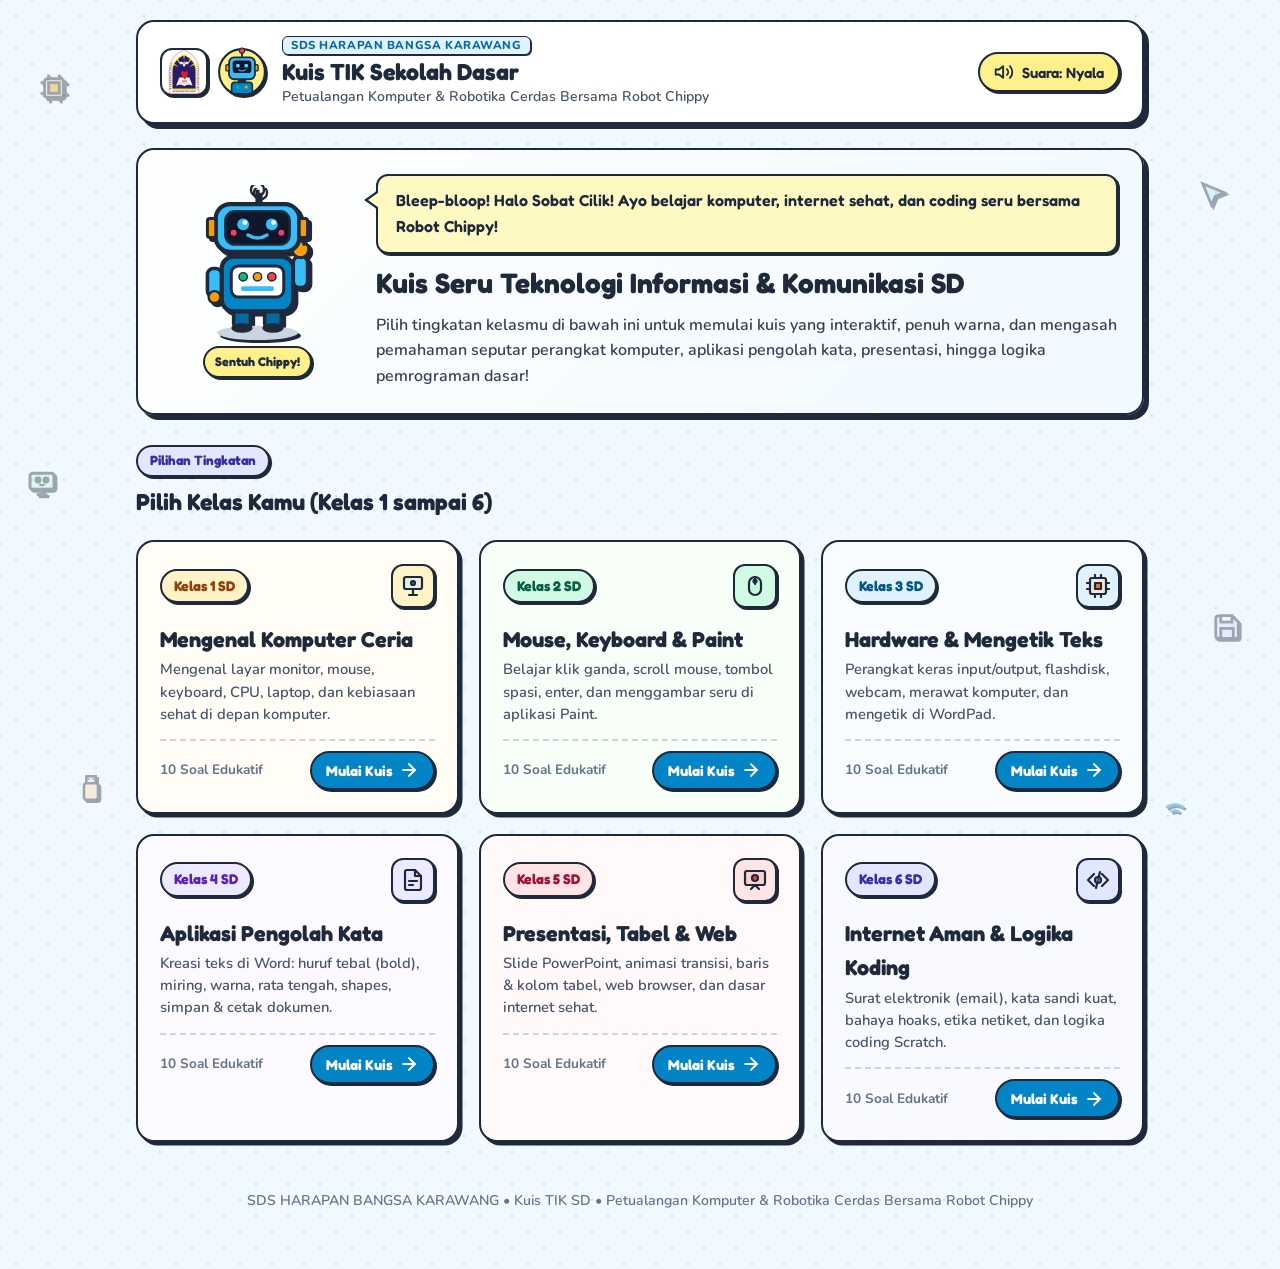
<file: TIK/index.html>
<!DOCTYPE html>
<html lang="id">
<head>
  <meta charset="UTF-8">
  <meta name="viewport" content="width=device-width, initial-scale=1.0">
  <title>Kuis TIK SD - Petualangan Komputer & Robotika Bersama Robot Chippy</title>
  <link rel="icon" type="image/jpeg" href="LOGO SD HB.jpeg">

  <!-- Google Font: Fredoka (Rounded Comic) & Nunito (Mudah Dibaca Anak SD) -->
  <link rel="preconnect" href="https://fonts.googleapis.com">
  <link rel="preconnect" href="https://fonts.gstatic.com" crossorigin>
  <link href="https://fonts.googleapis.com/css2?family=Fredoka:wght@500;600;700;800&family=Nunito:wght@600;700;800;900&display=swap" rel="stylesheet">

  <!-- Lembar Gaya Komik Teknologi TIK -->
  <link rel="stylesheet" href="css/style.css">
</head>
<body>

  <!-- Gimmick Latar Belakang: Ikon Teknologi Melayang Ceria (Syarat 9) -->
  <div class="floating-tech-container" aria-hidden="true">
    <div class="floating-item item-1">
      <!-- Chip Mikroprosesor Ceria -->
      <svg viewBox="0 0 24 24" width="32" height="32" fill="none" stroke="#1E293B" stroke-width="2.2"><rect x="5" y="5" width="14" height="14" rx="2" fill="#FEF08A"/><rect x="8" y="8" width="8" height="8" fill="#F59E0B"/><line x1="8" y1="2" x2="8" y2="5"/><line x1="16" y1="2" x2="16" y2="5"/><line x1="8" y1="19" x2="8" y2="22"/><line x1="16" y1="19" x2="16" y2="22"/><line x1="2" y1="8" x2="5" y2="8"/><line x1="2" y1="16" x2="5" y2="16"/><line x1="19" y1="8" x2="22" y2="8"/><line x1="19" y1="16" x2="22" y2="16"/></svg>
    </div>
    <div class="floating-item item-2">
      <!-- Kursor Panah Mouse Komik -->
      <svg viewBox="0 0 24 24" width="30" height="30" fill="none" stroke="#1E293B" stroke-width="2.2"><polygon points="3 3 10 20 13 13 20 10 3 3" fill="#BAE6FD"/></svg>
    </div>
    <div class="floating-item item-3">
      <!-- Layar Monitor Mini Ceria -->
      <svg viewBox="0 0 24 24" width="32" height="32" fill="none" stroke="#1E293B" stroke-width="2.2"><rect x="3" y="4" width="18" height="12" rx="2" fill="#BBF7D0"/><line x1="8" y1="20" x2="16" y2="20"/><line x1="12" y1="16" x2="12" y2="20"/><circle cx="9" cy="9" r="1.5" fill="#1E293B"/><circle cx="15" cy="9" r="1.5" fill="#1E293B"/><path d="M10 12 Q12 14 14 12" stroke="#1E293B" stroke-width="1.5"/></svg>
    </div>
    <div class="floating-item item-4">
      <!-- Disket Retro Imut -->
      <svg viewBox="0 0 24 24" width="30" height="30" fill="none" stroke="#1E293B" stroke-width="2.2"><path d="M19 21H5a2 2 0 0 1-2-2V5a2 2 0 0 1 2-2h11l5 5v11a2 2 0 0 1-2 2z" fill="#DDD6FE"/><polyline points="17 21 17 13 7 13 7 21"/><rect x="7" y="3" width="9" height="5" fill="#FFFFFF"/></svg>
    </div>
    <div class="floating-item item-5">
      <!-- Flashdisk USB Portabel -->
      <svg viewBox="0 0 24 24" width="28" height="28" fill="none" stroke="#1E293B" stroke-width="2.2"><rect x="8" y="2" width="8" height="6" fill="#E2E8F0"/><rect x="6" y="8" width="12" height="14" rx="2" fill="#FED7AA"/><line x1="10" y1="4" x2="10" y2="5"/><line x1="14" y1="4" x2="14" y2="5"/></svg>
    </div>
    <div class="floating-item item-6">
      <!-- Sinyal Wi-Fi Pintar -->
      <svg viewBox="0 0 24 24" width="30" height="30" fill="none" stroke="#1E293B" stroke-width="2.2"><path d="M5 12.55a11 11 0 0 1 14.08 0" stroke="#0284C7"/><path d="M8.53 16.11a6 6 0 0 1 6.95 0" stroke="#0284C7"/><line x1="12" y1="20" x2="12.01" y2="20" stroke="#EF4444" stroke-width="3"/></svg>
    </div>
  </div>

  <div class="app-container">

    <!-- HEADER SITUS -->
    <header class="site-header">
      <div class="brand">
        <div class="brand-emblems">
          <img src="LOGO SD HB.jpeg" alt="Logo SDS Harapan Bangsa Karawang" class="school-logo-img">
          <!-- Maskot Mini Robot Chippy SVG -->
          <svg class="brand-mascot-mini" viewBox="0 0 100 100" fill="none" xmlns="http://www.w3.org/2000/svg" aria-hidden="true">
            <!-- Lingkaran Latar Kuning Komik -->
            <circle cx="50" cy="50" r="44" fill="#FEF08A" stroke="#1E293B" stroke-width="4"/>
            <!-- Antena Mini -->
            <line x1="50" y1="22" x2="50" y2="10" stroke="#1E293B" stroke-width="3.5"/>
            <circle cx="50" cy="9" r="5" fill="#EF4444" stroke="#1E293B" stroke-width="2"/>
            <!-- Kepala Robot -->
            <rect x="25" y="22" width="50" height="42" rx="10" fill="#38BDF8" stroke="#1E293B" stroke-width="3.5"/>
            <!-- Layar Wajah -->
            <rect x="32" y="28" width="36" height="24" rx="6" fill="#0F172A"/>
            <!-- Mata LED Biru Cerah -->
            <circle cx="42" cy="38" r="4" fill="#38BDF8"/>
            <circle cx="43" cy="37" r="1.5" fill="#FFFFFF"/>
            <circle cx="58" cy="38" r="4" fill="#38BDF8"/>
            <circle cx="59" cy="37" r="1.5" fill="#FFFFFF"/>
            <!-- Senyum Robotik -->
            <path d="M44 46 Q50 50 56 46" stroke="#38BDF8" stroke-width="2.5" stroke-linecap="round"/>
            <!-- Telinga Baut Robot -->
            <rect x="19" y="36" width="6" height="12" rx="2" fill="#F59E0B" stroke="#1E293B" stroke-width="2.5"/>
            <rect x="75" y="36" width="6" height="12" rx="2" fill="#F59E0B" stroke="#1E293B" stroke-width="2.5"/>
            <!-- Leher & Bodi Mini -->
            <rect x="42" y="64" width="16" height="6" fill="#1E293B"/>
            <rect x="30" y="70" width="40" height="22" rx="6" fill="#0284C7" stroke="#1E293B" stroke-width="3"/>
            <circle cx="42" cy="79" r="3" fill="#10B981"/>
            <circle cx="58" cy="79" r="3" fill="#F59E0B"/>
          </svg>
        </div>
        <div class="brand-text-block">
          <div class="school-badge-name">SDS HARAPAN BANGSA KARAWANG</div>
          <h1 class="brand-title">Kuis TIK Sekolah Dasar</h1>
          <p class="brand-tagline">Petualangan Komputer & Robotika Cerdas Bersama Robot Chippy</p>
        </div>
      </div>

      <div class="header-controls">
        <button id="btn-toggle-sound" class="btn-icon-comic" type="button" aria-pressed="false" aria-label="Nyalakan atau matikan efek suara">
          <span id="sound-icon-box" class="btn-inline-icon"></span>
          <span id="sound-label-text">Suara: Nyala</span>
        </button>
      </div>
    </header>

    <!-- KONTEN UTAMA APLIKASI -->
    <main id="main-content">

      <!-- =================================================================
           LAYAR 1: DASHBOARD PILIHAN KELAS 1 SAMPAI 6
           ================================================================= -->
      <section id="grades-screen">
        <!-- Hero Sambutan Maskot Komik Robot Chippy (Gimmick Animasi Syarat 9) -->
        <div class="welcome-hero">
          <div id="mascot-interactive-box" class="mascot-interactive-box" title="Klik aku untuk mendengar suara & tips seru komputer!">
            <!-- Maskot Robot Chippy SVG Ceria -->
            <svg class="hero-mascot-svg" viewBox="0 0 120 130" fill="none" xmlns="http://www.w3.org/2000/svg" aria-hidden="true">
              <!-- Bayangan Bawah -->
              <ellipse cx="60" cy="124" rx="34" ry="6" fill="#CBD5E1"/>

              <!-- Kaki Robot Kokoh -->
              <rect x="40" y="104" width="14" height="16" rx="4" fill="#0369A1" stroke="#1E293B" stroke-width="3"/>
              <rect x="66" y="104" width="14" height="16" rx="4" fill="#0369A1" stroke="#1E293B" stroke-width="3"/>
              <ellipse cx="47" cy="120" rx="9" ry="4" fill="#1E293B"/>
              <ellipse cx="73" cy="120" rx="9" ry="4" fill="#1E293B"/>

              <!-- Tangan Kiri Robotik -->
              <g class="mascot-arm-left">
                <rect x="18" y="70" width="12" height="24" rx="5" fill="#38BDF8" stroke="#1E293B" stroke-width="3"/>
                <circle cx="24" cy="94" r="5" fill="#F59E0B" stroke="#1E293B" stroke-width="2"/>
              </g>

              <!-- Badan Robot Canggih -->
              <rect x="30" y="60" width="60" height="46" rx="10" fill="#0284C7" stroke="#1E293B" stroke-width="3.5"/>
              
              <!-- Layar Panel Dada -->
              <rect x="38" y="68" width="44" height="26" rx="6" fill="#FFFFFF" stroke="#1E293B" stroke-width="2.5"/>
              <!-- Tombol & Indikator LED -->
              <circle cx="48" cy="77" r="3.5" fill="#10B981" stroke="#1E293B" stroke-width="1.2"/>
              <circle cx="60" cy="77" r="3.5" fill="#F59E0B" stroke="#1E293B" stroke-width="1.2"/>
              <circle cx="72" cy="77" r="3.5" fill="#EF4444" stroke="#1E293B" stroke-width="1.2"/>
              <rect x="46" y="85" width="28" height="4" rx="2" fill="#38BDF8"/>

              <!-- Tangan Kanan Robot Melambai (Animasi CSS) -->
              <g class="mascot-arm-wave">
                <rect x="90" y="60" width="12" height="26" rx="5" fill="#38BDF8" stroke="#1E293B" stroke-width="3"/>
                <!-- Tangan Capit Emas Melambai -->
                <circle cx="96" cy="54" r="7" fill="#F59E0B" stroke="#1E293B" stroke-width="2.5"/>
                <path d="M93 50 C93 45 99 45 99 50" stroke="#1E293B" stroke-width="2.5" stroke-linecap="round"/>
              </g>

              <!-- Leher Penghubung -->
              <rect x="52" y="52" width="16" height="8" rx="2" fill="#1E293B"/>

              <!-- Kepala Robot Chippy -->
              <rect x="25" y="16" width="70" height="40" rx="12" fill="#38BDF8" stroke="#1E293B" stroke-width="3.5"/>
              
              <!-- Telinga Baut Robot -->
              <rect x="18" y="28" width="7" height="16" rx="2" fill="#F59E0B" stroke="#1E293B" stroke-width="2.5"/>
              <rect x="95" y="28" width="7" height="16" rx="2" fill="#F59E0B" stroke="#1E293B" stroke-width="2.5"/>

              <!-- Antena Berdenyut Cahaya (Animasi CSS) -->
              <line x1="60" y1="16" x2="60" y2="4" stroke="#1E293B" stroke-width="3.5"/>
              <circle cx="60" cy="4" r="5.5" class="antenna-light" stroke="#1E293B" stroke-width="2"/>

              <!-- Layar Wajah Monitor Hitam -->
              <rect x="33" y="22" width="54" height="28" rx="8" fill="#0F172A" stroke="#1E293B" stroke-width="2"/>

              <!-- Mata LED Berkedip (Animasi CSS) -->
              <g class="mascot-eye-blink">
                <circle cx="48" cy="33" r="5" fill="#38BDF8"/>
                <circle cx="49.5" cy="31.5" r="2" fill="#FFFFFF"/>
                <circle cx="72" cy="33" r="5" fill="#38BDF8"/>
                <circle cx="73.5" cy="31.5" r="2" fill="#FFFFFF"/>
              </g>

              <!-- Senyum Ramah Digital -->
              <path d="M52 42 Q60 47 68 42" stroke="#38BDF8" stroke-width="3" stroke-linecap="round"/>
              
              <!-- Pipi Merah Digital Ceria -->
              <circle cx="40" cy="40" r="2.5" fill="#F43F5E"/>
              <circle cx="80" cy="40" r="2.5" fill="#F43F5E"/>
            </svg>
            <div class="mascot-click-hint">Sentuh Chippy!</div>
          </div>

          <div class="hero-text-box">
            <div id="mascot-speech-bubble" class="hero-speech-bubble">
              <span id="mascot-speech-text">Bleep-bloop! Halo Sobat Cilik! Ayo belajar komputer, internet sehat, dan coding seru bersama Robot Chippy!</span>
            </div>
            <h2 class="hero-title">Kuis Seru Teknologi Informasi & Komunikasi SD</h2>
            <p class="hero-desc">Pilih tingkatan kelasmu di bawah ini untuk memulai kuis yang interaktif, penuh warna, dan mengasah pemahaman seputar perangkat komputer, aplikasi pengolah kata, presentasi, hingga logika pemrograman dasar!</p>
          </div>
        </div>

        <div class="section-headline-box">
          <span class="headline-badge">Pilihan Tingkatan</span>
          <h3 class="section-title">Pilih Kelas Kamu (Kelas 1 sampai 6)</h3>
        </div>

        <div id="grades-container" class="grades-grid">
          <!-- Kartu kelas 1 sampai 6 dirender secara dinamis oleh app.js -->
        </div>
      </section>

      <!-- =================================================================
           LAYAR 2: KUIS INTERAKTIF BERJALAN
           ================================================================= -->
      <section id="quiz-screen" class="d-none">
        
        <div class="quiz-header-bar">
          <button id="btn-back-home" type="button" class="btn-back-comic" aria-label="Kembali ke Beranda Pilihan Kelas">
            <span id="btn-back-icon" class="btn-inline-icon"></span>
            <span>Ganti Kelas</span>
          </button>
          <div id="quiz-grade-badge" class="quiz-grade-badge">Kelas 1 SD</div>
        </div>

        <div class="quiz-progress-card">
          <div class="progress-info-row">
            <span id="progress-text" class="progress-text">Soal 1 dari 10</span>
            <span id="progress-percent" class="progress-percent">10%</span>
          </div>
          <div class="progress-track" role="progressbar" aria-valuemin="0" aria-valuemax="100" aria-valuenow="10">
            <div id="progress-fill" class="progress-fill"></div>
          </div>
        </div>

        <article class="question-card">
          <div class="question-top-bar">
            <span id="question-topic" class="question-topic-pill">Topik Materi</span>
            
            <!-- Fitur Suara: Tombol Membaca Soal (Text-to-Speech) (Syarat 3) -->
            <button id="btn-speak-question" type="button" class="btn-speak-question" aria-label="Dengarkan soal dibacakan oleh suara peramban">
              <span id="speaker-icon-box" class="btn-inline-icon"></span>
              <span id="speech-btn-label">Dengarkan Soal</span>
            </button>
          </div>

          <h2 id="question-text" class="question-text">Teks pertanyaan kuis akan tampil di sini...</h2>

          <div id="options-container" class="options-grid" role="radiogroup" aria-label="Pilihan Jawaban">
            <!-- Pilihan A, B, C, D dirender dinamis tanpa membocorkan jawaban di soal -->
          </div>

          <!-- Umpan Balik Instan Setelah Siswa Memilih Jawaban -->
          <div id="feedback-banner" class="feedback-banner d-none" aria-live="polite">
            <div id="feedback-icon" class="feedback-icon-box" aria-hidden="true"></div>
            <div class="feedback-text-content">
              <h3 id="feedback-heading" class="feedback-heading">Luar Biasa!</h3>
              <p id="feedback-sub" class="feedback-sub">Penjelasan singkat mengenai materi pertanyaan ini.</p>
            </div>
          </div>

          <div class="quiz-actions-row">
            <button id="btn-next-question" type="button" class="btn-next-comic" disabled aria-disabled="true">
              <span class="btn-next-text">Soal Selanjutnya</span>
              <span id="next-btn-icon" class="btn-inline-icon"></span>
            </button>
          </div>
        </article>
      </section>

      <!-- =================================================================
           LAYAR 3: HASIL KUIS, SELEBRASI & LEMBAR REVIEW KOREKSI (SYARAT 4 & 9)
           ================================================================= -->
      <section id="results-screen" class="d-none">
        
        <!-- Kanvas Animasi Konfeti Letupan Pesta (Syarat 9) -->
        <canvas id="confetti-canvas" aria-hidden="true"></canvas>

        <div class="results-hero-card">
          
          <!-- Gimmick Animasi: Piala Emas Berputar dengan Sinar Matahari (Syarat 9) -->
          <div class="trophy-stage">
            <div class="sunburst-beam" aria-hidden="true"></div>
            <div id="celebration-trophy-box" class="golden-trophy-svg">
              <svg viewBox="0 0 24 24" width="90" height="90" fill="none" stroke="#1E293B" stroke-width="2.2" stroke-linecap="round" stroke-linejoin="round" aria-hidden="true">
                <path d="M6 9H4.5a2.5 2.5 0 0 1 0-5H6"/>
                <path d="M18 9h1.5a2.5 2.5 0 0 0 0-5H18"/>
                <path d="M4 22h16"/>
                <path d="M10 14.66V17c0 .55-.45 1-1 1H8c-.55 0-1 .45-1 1v3h10v-3c0-.55-.45-1-1-1h-1c-.55 0-1-.45-1-1v-2.34"/>
                <path d="M6 4h12v6c0 3.31-2.69 6-6 6s-6-2.69-6-6V4Z" fill="#FDE047"/>
                <circle cx="12" cy="9" r="2.5" fill="#D97706"/>
              </svg>
            </div>
          </div>

          <!-- Bintang Bersinar Animatif Berurutan (Syarat 9) -->
          <div id="score-stars-container" class="score-stars-container"></div>

          <h2 id="score-title" class="score-title">Selamat! Kamu Hebat Sekali!</h2>
          <p id="score-message" class="score-message">Pesan motivasi belajar ramah anak SD akan tampil di sini.</p>

          <div class="score-metrics-box">
            <div class="metric-score-group">
              <span id="score-final-number" class="score-number">100</span>
              <span class="score-max">/ 100</span>
            </div>
            <div class="metrics-divider" aria-hidden="true"></div>
            <span id="stat-correct" class="stat-pill pill-correct">10 Benar</span>
            <span id="stat-wrong" class="stat-pill pill-wrong">0 Perlu Belajar</span>
          </div>

          <div class="results-actions-row">
            <button id="btn-retry-quiz" type="button" class="btn-results-action btn-retry">
              <span id="retry-btn-icon" class="btn-inline-icon"></span>
              <span>Ulangi Kuis Kelas Ini</span>
            </button>
            <button id="btn-change-grade" type="button" class="btn-results-action btn-change">
              <span id="change-grade-icon" class="btn-inline-icon"></span>
              <span>Pilih Kelas Lain</span>
            </button>
            <button id="btn-reconfetti" type="button" class="btn-results-action btn-reconfetti" aria-label="Letupkan pesta konfeti lagi">
              <span>Letupkan Konfeti!</span>
            </button>
          </div>
        </div>

        <!-- LEMBAR REVIEW & KOREKSI JAWABAN LENGKAP (SYARAT 4) -->
        <section class="review-section">
          <div class="review-section-header">
            <div class="review-title-box">
              <div id="review-book-icon" class="review-book-icon"></div>
              <h3 class="review-title">Lembar Review & Koreksi Jawaban</h3>
            </div>
            
            <div class="review-filter-tabs" role="tablist" aria-label="Filter Hasil Review">
              <button id="filter-all-btn" type="button" class="filter-pill-btn active-filter" role="tab" aria-selected="true">Semua Soal (10)</button>
              <button id="filter-wrong-btn" type="button" class="filter-pill-btn" role="tab" aria-selected="false">Perlu Koreksi</button>
              <button id="filter-correct-btn" type="button" class="filter-pill-btn" role="tab" aria-selected="false">Jawaban Benar</button>
            </div>
          </div>

          <div id="review-list" class="review-list">
            <!-- Seluruh 10 soal ditampilkan dengan jawaban siswa, status benar/salah, dan koreksi jawaban di bawahnya -->
          </div>
        </section>

      </section>

    </main>

    <!-- FOOTER SITUS -->
    <footer class="site-footer">
      <p>SDS HARAPAN BANGSA KARAWANG • Kuis TIK SD • Petualangan Komputer & Robotika Cerdas Bersama Robot Chippy</p>
    </footer>

  </div>

  <!-- Script Aplikasi -->
  <script src="js/icons.js"></script>
  <script src="js/audio.js"></script>
  <script src="js/questions.js"></script>
  <script src="js/app.js"></script>
</body>
</html>
</file>
<file: BahasaIndonesia/css/style.css>
/* ==========================================================================
   KUIS BAHASA INDONESIA SD - TEMA KOMIK & KARTUN CERIA
   Desain ramah anak, taktil, kontras tinggi, dan responsif.
   Bebas emoji keyboard bawaan, menggunakan vektor SVG dan Font Awesome.
   ========================================================================== */

/* Variabel Tema Komik */
:root {
  --ink: #1E293B;            /* Garis tinta tebal komik & teks utama (Kontras > 14:1) */
  --bg-cream: #FFFDF5;       /* Latar halaman kertas komik hangat */
  --surface: #FFFFFF;        /* Permukaan kartu & panel */
  --primary-yellow: #FACC15; /* Kuning komik ceria */
  --primary-amber: #F59E0B;  /* Oranye emas */
  --accent-blue: #38BDF8;    /* Biru langit */
  --accent-orange: #FB923C;  /* Oranye wortel */
  --success-green: #10B981;  /* Hijau jawaban benar */
  --success-bg: #ECFDF5;     /* Latar hijau lembut */
  --error-coral: #F87171;    /* Merah koral lembut untuk salah */
  --error-bg: #FEF2F2;       /* Latar merah lembut */
  --muted-text: #475569;     /* Teks keterangan sekunder */
  
  --card-shadow: 0 6px 0 var(--ink);
  --card-shadow-sm: 0 4px 0 var(--ink);
  --btn-shadow: 0 5px 0 var(--ink);
  --btn-shadow-active: 0 2px 0 var(--ink);
  --comic-border: 3.5px solid var(--ink);
  --comic-border-sm: 2px solid var(--ink);
  
  --radius-lg: 20px;
  --radius-md: 14px;
  --radius-sm: 10px;
}

/* Reset Dasar */
*, *::before, *::after {
  box-sizing: border-box;
  margin: 0;
  padding: 0;
}

body {
  font-family: 'Fredoka', 'Nunito', 'Segoe UI', system-ui, -apple-system, sans-serif;
  background-color: var(--bg-cream);
  color: var(--ink);
  line-height: 1.5;
  min-height: 100vh;
  display: flex;
  flex-direction: column;
  background-image: 
    radial-gradient(circle at 12px 12px, rgba(30, 41, 59, 0.06) 2px, transparent 0);
  background-size: 24px 24px;
  overflow-x: hidden;
}

/* Aksesibilitas: Tampilan Fokus Jelas */
:focus-visible {
  outline: 4px dashed #0284C7;
  outline-offset: 4px;
}

button {
  cursor: pointer;
  font-family: inherit;
  border: none;
  background: none;
}

.d-none {
  display: none !important;
}

/* Kontainer Utama Aplikasi */
.app-container {
  max-width: 960px;
  width: 100%;
  margin: 0 auto;
  padding: 16px 20px 48px;
  flex: 1;
  display: flex;
  flex-direction: column;
  position: relative;
}

/* ==========================================================================
   HEADER APLIKASI
   ========================================================================== */
.site-header {
  background-color: var(--surface);
  border: var(--comic-border);
  box-shadow: var(--card-shadow);
  border-radius: var(--radius-lg);
  padding: 14px 22px;
  margin-bottom: 24px;
  display: flex;
  align-items: center;
  justify-content: space-between;
  gap: 16px;
  position: relative;
  z-index: 10;
}

.brand {
  display: flex;
  align-items: center;
  gap: 14px;
}

.brand-emblems {
  display: flex;
  align-items: center;
  gap: 8px;
  flex-shrink: 0;
}

.school-logo-img {
  width: 48px;
  height: 48px;
  border-radius: 12px;
  border: 2.5px solid var(--ink);
  box-shadow: 2px 2px 0 var(--ink);
  object-fit: contain;
  background-color: #FFFFFF;
  flex-shrink: 0;
  transition: transform 0.2s cubic-bezier(0.34, 1.56, 0.64, 1);
}

.school-logo-img:hover {
  transform: scale(1.08) rotate(-2deg);
}

.brand-text-block {
  display: flex;
  flex-direction: column;
  justify-content: center;
}

.school-badge-name {
  display: inline-flex;
  align-items: center;
  font-size: 0.72rem;
  font-weight: 800;
  letter-spacing: 0.05em;
  color: #0369A1;
  background: #E0F2FE;
  border: 1.5px solid var(--ink);
  border-radius: 6px;
  padding: 1px 8px;
  margin-bottom: 3px;
  text-transform: uppercase;
  width: fit-content;
  line-height: 1.3;
  box-shadow: 1px 1px 0 var(--ink);
}

.brand-icon-wrap {
  width: 52px;
  height: 52px;
  background-color: #FEF3C7;
  border: var(--comic-border-sm);
  border-radius: 50%;
  display: flex;
  align-items: center;
  justify-content: center;
  box-shadow: 0 3px 0 var(--ink);
  flex-shrink: 0;
}

.brand-title {
  font-size: 1.45rem;
  font-weight: 800;
  color: var(--ink);
  letter-spacing: -0.01em;
  line-height: 1.2;
}

.brand-tagline {
  font-size: 0.9rem;
  color: var(--muted-text);
  font-weight: 600;
}

.header-controls {
  display: flex;
  align-items: center;
  gap: 12px;
}

.btn-icon-comic {
  display: inline-flex;
  align-items: center;
  gap: 8px;
  padding: 9px 16px;
  font-size: 0.92rem;
  font-weight: 700;
  color: var(--ink);
  background-color: #FEF08A;
  border: var(--comic-border-sm);
  border-radius: var(--radius-md);
  box-shadow: 0 3px 0 var(--ink);
  transition: transform 0.1s ease, box-shadow 0.1s ease;
}

.btn-icon-comic:hover {
  transform: translateY(-2px);
  box-shadow: 0 5px 0 var(--ink);
}

.btn-icon-comic:active {
  transform: translateY(2px);
  box-shadow: 0 1px 0 var(--ink);
}

/* ==========================================================================
   BERANDA / DASHBOARD (PILIHAN KELAS 1-6 DENGAN GIMMIK ANIMASI)
   ========================================================================== */
.hero-dashboard {
  background-color: var(--surface);
  border: var(--comic-border);
  box-shadow: var(--card-shadow);
  border-radius: var(--radius-lg);
  padding: 28px 24px;
  margin-bottom: 32px;
  position: relative;
  overflow: hidden;
  display: flex;
  align-items: center;
  justify-content: space-between;
  gap: 24px;
}

/* Gimmick Elemen Animasi Latar Belakang Komik */
.hero-doodles {
  position: absolute;
  inset: 0;
  pointer-events: none;
  overflow: hidden;
  z-index: 1;
}

.doodle {
  position: absolute;
  color: var(--ink);
  opacity: 0.22;
  filter: drop-shadow(1px 1px 0 rgba(0,0,0,0.1));
}

.doodle-pencil {
  top: 16px;
  left: 28px;
  font-size: 1.8rem;
  animation: floatPencil 4s ease-in-out infinite alternate;
}

.doodle-book {
  bottom: 18px;
  left: 35%;
  font-size: 1.6rem;
  animation: floatBook 5s ease-in-out infinite alternate;
}

.doodle-star-1 {
  top: 18px;
  right: 28%;
  font-size: 1.4rem;
  color: #F59E0B;
  opacity: 0.45;
  animation: pulseStar 3s ease-in-out infinite;
}

.doodle-star-2 {
  bottom: 22px;
  right: 48px;
  font-size: 1.2rem;
  color: #38BDF8;
  opacity: 0.45;
  animation: pulseStar 2.5s ease-in-out infinite reverse;
}

.doodle-cloud {
  top: 24px;
  right: 12%;
  font-size: 2rem;
  opacity: 0.18;
  animation: driftCloud 8s ease-in-out infinite alternate;
}

@keyframes floatPencil {
  0% { transform: translateY(0) rotate(0deg); }
  100% { transform: translateY(-12px) rotate(14deg); }
}

@keyframes floatBook {
  0% { transform: translateY(0) rotate(-6deg); }
  100% { transform: translateY(-10px) rotate(6deg); }
}

@keyframes pulseStar {
  0%, 100% { transform: scale(0.9) rotate(0deg); opacity: 0.3; }
  50% { transform: scale(1.25) rotate(20deg); opacity: 0.7; }
}

@keyframes driftCloud {
  0% { transform: translateX(0); }
  100% { transform: translateX(18px); }
}

/* Konten Hero */
.hero-content {
  position: relative;
  z-index: 2;
  flex: 1;
}

.hero-badge {
  display: inline-flex;
  align-items: center;
  gap: 6px;
  background-color: #FEF08A;
  border: var(--comic-border-sm);
  padding: 4px 12px;
  border-radius: 20px;
  font-size: 0.85rem;
  font-weight: 800;
  box-shadow: 0 2px 0 var(--ink);
  margin-bottom: 12px;
}

.hero-title {
  font-size: 2.1rem;
  font-weight: 800;
  line-height: 1.2;
  margin-bottom: 10px;
  color: var(--ink);
}

.hero-title span {
  color: #D97706;
  text-decoration: underline wavy #F59E0B 3px;
}

.hero-desc {
  font-size: 1.05rem;
  color: var(--muted-text);
  font-weight: 600;
  line-height: 1.5;
  max-width: 520px;
}

/* Maskot Si Kancil Interaktif di Beranda */
.hero-mascot-container {
  position: relative;
  z-index: 2;
  display: flex;
  flex-direction: column;
  align-items: center;
  flex-shrink: 0;
}

.speech-bubble-comic {
  position: relative;
  background: #FFFFFF;
  border: var(--comic-border-sm);
  box-shadow: 0 3px 0 var(--ink);
  border-radius: var(--radius-md);
  padding: 8px 14px;
  font-weight: 800;
  font-size: 0.95rem;
  color: var(--ink);
  margin-bottom: 8px;
  animation: bubbleBounce 3s ease-in-out infinite;
}

.speech-bubble-comic::after {
  content: '';
  position: absolute;
  bottom: -9px;
  left: 50%;
  transform: translateX(-50%);
  border-width: 9px 8px 0;
  border-style: solid;
  border-color: #FFFFFF transparent;
  display: block;
  width: 0;
}

.speech-bubble-comic::before {
  content: '';
  position: absolute;
  bottom: -12px;
  left: 50%;
  transform: translateX(-50%);
  border-width: 12px 10px 0;
  border-style: solid;
  border-color: var(--ink) transparent;
  display: block;
  width: 0;
}

@keyframes bubbleBounce {
  0%, 100% { transform: translateY(0); }
  50% { transform: translateY(-6px); }
}

/* Animasi Maskot Kancil */
.kancil-mascot-svg {
  filter: drop-shadow(0 6px 0 rgba(30, 41, 59, 0.15));
}

.mascot-ear-left {
  transform-origin: 45px 36px;
  animation: earTwitchLeft 4s ease-in-out infinite;
}

.mascot-ear-right {
  transform-origin: 75px 36px;
  animation: earTwitchRight 4s ease-in-out infinite 0.5s;
}

@keyframes earTwitchLeft {
  0%, 90%, 100% { transform: rotate(0deg); }
  93% { transform: rotate(-8deg); }
  96% { transform: rotate(6deg); }
}

@keyframes earTwitchRight {
  0%, 90%, 100% { transform: rotate(0deg); }
  93% { transform: rotate(8deg); }
  96% { transform: rotate(-6deg); }
}

.mascot-eye {
  animation: eyeBlink 5s infinite;
  transform-origin: center;
}

@keyframes eyeBlink {
  0%, 96%, 100% { transform: scaleY(1); }
  98% { transform: scaleY(0.1); }
}

/* ==========================================================================
   DAFTAR PILIHAN KELAS (1 SAMPAI 6)
   ========================================================================== */
.section-header {
  margin-bottom: 20px;
  display: flex;
  align-items: center;
  justify-content: space-between;
}

.section-title {
  font-size: 1.4rem;
  font-weight: 800;
  display: flex;
  align-items: center;
  gap: 10px;
}

.grades-grid {
  display: grid;
  grid-template-columns: repeat(3, 1fr);
  gap: 20px;
}

.grade-card {
  background-color: var(--surface);
  border: var(--comic-border);
  box-shadow: var(--card-shadow);
  border-radius: var(--radius-lg);
  padding: 20px;
  display: flex;
  flex-direction: column;
  justify-content: space-between;
  position: relative;
  transition: transform 0.15s ease, box-shadow 0.15s ease;
  overflow: hidden;
}

.grade-card:hover {
  transform: translateY(-5px);
  box-shadow: 0 10px 0 var(--ink);
}

.grade-badge-top {
  position: absolute;
  top: 14px;
  right: 14px;
  font-size: 0.75rem;
  font-weight: 800;
  padding: 3px 9px;
  border-radius: 12px;
  border: 1.5px solid var(--ink);
  background-color: #FFFFFF;
}

.grade-icon-circle {
  width: 58px;
  height: 58px;
  border-radius: 18px;
  border: var(--comic-border-sm);
  display: flex;
  align-items: center;
  justify-content: center;
  font-size: 1.6rem;
  box-shadow: 0 3px 0 var(--ink);
  margin-bottom: 14px;
}

/* Warna Khusus Tiap Jenjang Kelas Komik */
.grade-card-1 .grade-icon-circle { background-color: #FEF08A; color: #B45309; }
.grade-card-2 .grade-icon-circle { background-color: #BAE6FD; color: #0369A1; }
.grade-card-3 .grade-icon-circle { background-color: #A7F3D0; color: #047857; }
.grade-card-4 .grade-icon-circle { background-color: #FED7AA; color: #C2410C; }
.grade-card-5 .grade-icon-circle { background-color: #DDD6FE; color: #6D28D9; }
.grade-card-6 .grade-icon-circle { background-color: #FECDD3; color: #BE123C; }

.grade-card-title {
  font-size: 1.25rem;
  font-weight: 800;
  margin-bottom: 4px;
  color: var(--ink);
}

.grade-card-subtitle {
  font-size: 0.88rem;
  font-weight: 700;
  color: #64748B;
  margin-bottom: 10px;
}

.grade-card-desc {
  font-size: 0.86rem;
  font-weight: 600;
  color: var(--muted-text);
  line-height: 1.4;
  margin-bottom: 18px;
  flex: 1;
}

.grade-card-footer {
  display: flex;
  align-items: center;
  justify-content: space-between;
  padding-top: 12px;
  border-top: 2px dashed #E2E8F0;
}

.question-count-badge {
  font-size: 0.82rem;
  font-weight: 700;
  color: var(--muted-text);
  display: flex;
  align-items: center;
  gap: 5px;
}

.btn-play-grade {
  display: inline-flex;
  align-items: center;
  gap: 6px;
  padding: 8px 16px;
  font-size: 0.9rem;
  font-weight: 800;
  color: var(--ink);
  background-color: var(--primary-yellow);
  border: var(--comic-border-sm);
  border-radius: var(--radius-md);
  box-shadow: 0 3px 0 var(--ink);
  transition: transform 0.1s ease, box-shadow 0.1s ease;
}

.btn-play-grade:hover {
  transform: translateY(-2px);
  box-shadow: 0 5px 0 var(--ink);
  background-color: #FDE047;
}

.btn-play-grade:active {
  transform: translateY(2px);
  box-shadow: 0 1px 0 var(--ink);
}

/* ==========================================================================
   LAYAR KUIS (PLAYING SCREEN)
   ========================================================================== */
.quiz-header-bar {
  background-color: var(--surface);
  border: var(--comic-border);
  box-shadow: var(--card-shadow);
  border-radius: var(--radius-lg);
  padding: 14px 20px;
  margin-bottom: 20px;
  display: flex;
  align-items: center;
  justify-content: space-between;
  gap: 16px;
}

.btn-back-comic {
  display: inline-flex;
  align-items: center;
  gap: 8px;
  padding: 8px 14px;
  font-size: 0.9rem;
  font-weight: 700;
  color: var(--ink);
  background-color: #F1F5F9;
  border: var(--comic-border-sm);
  border-radius: var(--radius-md);
  box-shadow: 0 3px 0 var(--ink);
  transition: transform 0.1s ease;
}

.btn-back-comic:hover {
  transform: translateY(-2px);
  box-shadow: 0 4px 0 var(--ink);
}

.btn-back-comic:active {
  transform: translateY(2px);
  box-shadow: 0 1px 0 var(--ink);
}

.quiz-info-pills {
  display: flex;
  align-items: center;
  gap: 10px;
}

.pill-badge {
  display: inline-flex;
  align-items: center;
  gap: 6px;
  padding: 6px 12px;
  font-size: 0.88rem;
  font-weight: 800;
  border-radius: var(--radius-sm);
  border: var(--comic-border-sm);
  background-color: #FFFFFF;
  box-shadow: 0 2px 0 var(--ink);
}

.pill-grade {
  background-color: #FEF08A;
}

.pill-counter {
  background-color: #E0F2FE;
}

/* Progress Bar Komik Ceria */
.progress-container {
  margin-bottom: 20px;
  background: var(--surface);
  border: var(--comic-border);
  border-radius: var(--radius-md);
  padding: 8px 12px;
  box-shadow: var(--card-shadow-sm);
}

.progress-track {
  height: 18px;
  background-color: #E2E8F0;
  border: 2px solid var(--ink);
  border-radius: 10px;
  overflow: hidden;
  position: relative;
}

.progress-fill {
  height: 100%;
  width: 10%;
  background: linear-gradient(90deg, #FACC15, #FB923C);
  border-radius: 8px;
  transition: width 0.3s cubic-bezier(0.34, 1.56, 0.64, 1);
}

/* Kartu Soal Komik */
.question-card {
  background-color: var(--surface);
  border: var(--comic-border);
  box-shadow: var(--card-shadow);
  border-radius: var(--radius-lg);
  padding: 26px 28px;
  margin-bottom: 24px;
}

.question-meta {
  display: flex;
  align-items: center;
  justify-content: space-between;
  margin-bottom: 16px;
  gap: 12px;
}

.question-topic-pill {
  display: inline-flex;
  align-items: center;
  gap: 8px;
  padding: 5px 12px;
  font-size: 0.85rem;
  font-weight: 800;
  background-color: #FEF3C7;
  border: var(--comic-border-sm);
  border-radius: var(--radius-sm);
}

/* Tombol Suara Pembaca Soal (Text-to-Speech) */
.btn-speech-comic {
  display: inline-flex;
  align-items: center;
  gap: 8px;
  padding: 8px 16px;
  font-size: 0.92rem;
  font-weight: 800;
  color: var(--ink);
  background-color: #38BDF8;
  border: var(--comic-border-sm);
  border-radius: var(--radius-md);
  box-shadow: 0 3px 0 var(--ink);
  transition: transform 0.1s ease, box-shadow 0.1s ease, background-color 0.2s;
}

.btn-speech-comic:hover {
  transform: translateY(-2px);
  box-shadow: 0 5px 0 var(--ink);
  background-color: #7DD3FC;
}

.btn-speech-comic:active {
  transform: translateY(2px);
  box-shadow: 0 1px 0 var(--ink);
}

.btn-speech-comic.speaking {
  background-color: #34D399;
  animation: pulseSpeech 1s infinite alternate;
}

@keyframes pulseSpeech {
  0% { transform: scale(1); }
  100% { transform: scale(1.04); }
}

.soundwave-anim {
  display: inline-flex;
  align-items: center;
  gap: 2px;
  height: 14px;
}

.soundwave-bar {
  width: 3px;
  background-color: var(--ink);
  border-radius: 2px;
  animation: waveBar 0.6s infinite ease-in-out alternate;
}

.soundwave-bar:nth-child(1) { height: 6px; animation-delay: 0.1s; }
.soundwave-bar:nth-child(2) { height: 12px; animation-delay: 0.2s; }
.soundwave-bar:nth-child(3) { height: 16px; animation-delay: 0.3s; }
.soundwave-bar:nth-child(4) { height: 8px; animation-delay: 0.15s; }

@keyframes waveBar {
  0% { transform: scaleY(0.4); }
  100% { transform: scaleY(1); }
}

.question-text-box {
  background-color: #F8FAFC;
  border: var(--comic-border-sm);
  border-radius: var(--radius-md);
  padding: 18px 20px;
  margin-bottom: 24px;
  position: relative;
}

.question-text {
  font-size: 1.25rem;
  font-weight: 700;
  line-height: 1.5;
  color: var(--ink);
}

/* Opsi Pilihan Ganda Komik */
.options-grid {
  display: grid;
  grid-template-columns: 1fr 1fr;
  gap: 16px;
  margin-bottom: 24px;
}

.option-btn {
  background-color: #FFFFFF;
  border: var(--comic-border);
  box-shadow: var(--card-shadow-sm);
  border-radius: var(--radius-md);
  padding: 16px 18px;
  display: flex;
  align-items: center;
  gap: 14px;
  text-align: left;
  transition: transform 0.1s ease, box-shadow 0.1s ease, background-color 0.15s;
  min-height: 64px;
}

.option-btn:hover {
  transform: translateY(-3px);
  box-shadow: 0 6px 0 var(--ink);
  background-color: #FFFDF5;
}

.option-btn:active {
  transform: translateY(2px);
  box-shadow: 0 1px 0 var(--ink);
}

.option-badge {
  width: 40px;
  height: 40px;
  border-radius: 50%;
  border: var(--comic-border-sm);
  background-color: #F1F5F9;
  display: flex;
  align-items: center;
  justify-content: center;
  font-size: 1.1rem;
  font-weight: 800;
  color: var(--ink);
  flex-shrink: 0;
  box-shadow: 0 2px 0 var(--ink);
}

.option-label {
  font-size: 1.05rem;
  font-weight: 700;
  color: var(--ink);
  flex: 1;
}

/* Pilihan yang Sedang Dipilih */
.option-btn.selected {
  background-color: #FEF08A;
  border-color: var(--ink);
  box-shadow: 0 4px 0 var(--ink);
  transform: translateY(1px);
}

.option-btn.selected .option-badge {
  background-color: #F59E0B;
  color: #FFFFFF;
}

/* Navigasi Kuis Bawah */
.quiz-nav-bar {
  display: flex;
  align-items: center;
  justify-content: space-between;
  gap: 14px;
  flex-wrap: wrap;
}

.jump-dots-bar {
  display: flex;
  align-items: center;
  gap: 6px;
}

.dot-step {
  width: 32px;
  height: 32px;
  border-radius: 50%;
  border: 2px solid var(--ink);
  background-color: #FFFFFF;
  display: flex;
  align-items: center;
  justify-content: center;
  font-size: 0.8rem;
  font-weight: 800;
  box-shadow: 0 2px 0 var(--ink);
  transition: transform 0.1s ease;
}

.dot-step:hover {
  transform: translateY(-2px);
}

.dot-step.current {
  background-color: #38BDF8;
  color: #FFFFFF;
  transform: scale(1.1);
}

.dot-step.answered {
  background-color: #34D399;
  color: #FFFFFF;
}

.btn-nav-comic {
  display: inline-flex;
  align-items: center;
  gap: 8px;
  padding: 12px 22px;
  font-size: 1rem;
  font-weight: 800;
  border-radius: var(--radius-md);
  border: var(--comic-border);
  box-shadow: var(--btn-shadow);
  transition: transform 0.1s ease, box-shadow 0.1s ease;
}

.btn-nav-prev {
  background-color: #F1F5F9;
  color: var(--ink);
}

.btn-nav-prev:disabled {
  opacity: 0.5;
  cursor: not-allowed;
  transform: none;
  box-shadow: 0 2px 0 var(--ink);
}

.btn-nav-next {
  background-color: var(--primary-yellow);
  color: var(--ink);
}

.btn-nav-finish {
  background-color: #34D399;
  color: var(--ink);
}

.btn-nav-comic:hover:not(:disabled) {
  transform: translateY(-2px);
  box-shadow: 0 7px 0 var(--ink);
}

.btn-nav-comic:active:not(:disabled) {
  transform: translateY(2px);
  box-shadow: 0 1px 0 var(--ink);
}

/* ==========================================================================
   LAYAR HASIL AKHIR & KOREKSI JAWABAN (COMPLETION & REVIEW SCREEN)
   ========================================================================== */
.results-hero-card {
  background-color: var(--surface);
  border: var(--comic-border);
  box-shadow: var(--card-shadow);
  border-radius: var(--radius-lg);
  padding: 36px 28px;
  text-align: center;
  margin-bottom: 32px;
  position: relative;
  overflow: hidden;
}

/* Kanvas Partikel Confetti Perayaan */
#confetti-canvas {
  position: absolute;
  top: 0;
  left: 0;
  width: 100%;
  height: 100%;
  pointer-events: none;
  z-index: 1;
}

.results-content {
  position: relative;
  z-index: 2;
}

/* Piala Emas Animasi */
.trophy-wrapper {
  margin-bottom: 14px;
  display: inline-block;
  animation: trophyBob 3s ease-in-out infinite;
}

@keyframes trophyBob {
  0%, 100% { transform: translateY(0); }
  50% { transform: translateY(-10px) rotate(2deg); }
}

.trophy-sparkles .sparkle {
  transform-origin: center;
  animation: sparkleTwinkle 2s infinite ease-in-out;
}

.sparkle-1 { animation-delay: 0.2s; }
.sparkle-2 { animation-delay: 0.7s; }
.sparkle-3 { animation-delay: 1.2s; }

@keyframes sparkleTwinkle {
  0%, 100% { transform: scale(0.6) rotate(0deg); opacity: 0.4; }
  50% { transform: scale(1.3) rotate(45deg); opacity: 1; }
}

/* Deretan Bintang Komik Bersinar */
.stars-row {
  display: flex;
  align-items: center;
  justify-content: center;
  gap: 12px;
  margin-bottom: 16px;
}

.comic-star-svg {
  filter: drop-shadow(0 3px 0 rgba(30, 41, 59, 0.2));
  transition: transform 0.3s cubic-bezier(0.34, 1.56, 0.64, 1);
}

.comic-star-svg.star-filled {
  animation: starPop 0.5s cubic-bezier(0.34, 1.56, 0.64, 1) both;
}

@keyframes starPop {
  0% { transform: scale(0) rotate(-45deg); opacity: 0; }
  100% { transform: scale(1) rotate(0deg); opacity: 1; }
}

.results-title {
  font-size: 2.2rem;
  font-weight: 800;
  margin-bottom: 8px;
  color: var(--ink);
}

.results-motivation {
  font-size: 1.15rem;
  font-weight: 700;
  color: #475569;
  margin-bottom: 24px;
  max-width: 580px;
  margin-left: auto;
  margin-right: auto;
}

/* Skor Angka Komik */
.score-badge-box {
  display: inline-flex;
  align-items: center;
  gap: 16px;
  background-color: #FEF3C7;
  border: var(--comic-border);
  border-radius: var(--radius-lg);
  padding: 14px 28px;
  box-shadow: 0 4px 0 var(--ink);
  margin-bottom: 24px;
}

.score-main {
  font-size: 2.5rem;
  font-weight: 900;
  color: #B45309;
  line-height: 1;
}

.score-divider {
  width: 3px;
  height: 38px;
  background-color: var(--ink);
  border-radius: 2px;
}

.score-details {
  text-align: left;
  font-size: 0.95rem;
  font-weight: 800;
  color: var(--ink);
  line-height: 1.4;
}

.text-correct {
  color: #047857;
}

.text-wrong {
  color: #B91C1C;
}

/* Tombol Aksi Hasil */
.results-actions {
  display: flex;
  align-items: center;
  justify-content: center;
  gap: 14px;
  flex-wrap: wrap;
}

.btn-action-comic {
  display: inline-flex;
  align-items: center;
  gap: 8px;
  padding: 12px 24px;
  font-size: 1rem;
  font-weight: 800;
  color: var(--ink);
  border-radius: var(--radius-md);
  border: var(--comic-border);
  box-shadow: var(--btn-shadow);
  transition: transform 0.1s ease, box-shadow 0.1s ease;
}

.btn-action-retry {
  background-color: var(--primary-yellow);
}

.btn-action-home {
  background-color: #38BDF8;
}

.btn-action-comic:hover {
  transform: translateY(-2px);
  box-shadow: 0 7px 0 var(--ink);
}

.btn-action-comic:active {
  transform: translateY(2px);
  box-shadow: 0 1px 0 var(--ink);
}

/* ==========================================================================
   DAFTAR KOREKSI SELURUH JAWABAN (REVIEW SECTION)
   ========================================================================== */
.review-section {
  margin-top: 16px;
}

.review-section-header {
  background-color: var(--surface);
  border: var(--comic-border);
  box-shadow: var(--card-shadow);
  border-radius: var(--radius-lg);
  padding: 16px 22px;
  margin-bottom: 20px;
  display: flex;
  align-items: center;
  justify-content: space-between;
}

.review-header-title {
  font-size: 1.35rem;
  font-weight: 800;
  display: flex;
  align-items: center;
  gap: 10px;
}

.review-legend {
  display: flex;
  align-items: center;
  gap: 12px;
  font-size: 0.85rem;
  font-weight: 700;
}

.review-item-card {
  background-color: var(--surface);
  border: var(--comic-border);
  box-shadow: var(--card-shadow);
  border-radius: var(--radius-lg);
  padding: 22px 24px;
  margin-bottom: 18px;
  position: relative;
}

.review-item-card.is-correct {
  border-left: 8px solid var(--success-green);
}

.review-item-card.is-wrong {
  border-left: 8px solid var(--error-coral);
}

.review-item-header {
  display: flex;
  align-items: center;
  justify-content: space-between;
  margin-bottom: 12px;
  gap: 12px;
}

.review-q-num {
  font-size: 0.95rem;
  font-weight: 800;
  color: var(--ink);
}

/* Badge Status Jawaban */
.status-pill {
  display: inline-flex;
  align-items: center;
  gap: 6px;
  padding: 5px 12px;
  border-radius: 20px;
  font-size: 0.86rem;
  font-weight: 800;
  border: 1.5px solid var(--ink);
}

.status-pill.status-correct {
  background-color: var(--success-bg);
  color: #065F46;
}

.status-pill.status-incorrect {
  background-color: var(--error-bg);
  color: #991B1B;
}

.review-question-text {
  font-size: 1.1rem;
  font-weight: 700;
  color: var(--ink);
  line-height: 1.5;
  margin-bottom: 16px;
}

/* Kotak Jawaban Siswa */
.review-answers-box {
  background-color: #F8FAFC;
  border: var(--comic-border-sm);
  border-radius: var(--radius-md);
  padding: 14px 16px;
  margin-bottom: 14px;
  display: flex;
  flex-direction: column;
  gap: 8px;
}

.answer-row {
  display: flex;
  align-items: baseline;
  gap: 8px;
  font-size: 0.95rem;
  font-weight: 700;
}

.answer-label {
  color: var(--muted-text);
  font-weight: 800;
  min-width: 140px;
}

.answer-val-user {
  font-weight: 800;
}

.answer-val-correct {
  color: #047857;
  font-weight: 800;
}

/* Kotak Koreksi & Pembahasan Edukatif */
.review-explanation-box {
  background-color: #FEF9C3;
  border: 2px dashed #CA8A04;
  border-radius: var(--radius-md);
  padding: 14px 18px;
  display: flex;
  gap: 12px;
  align-items: flex-start;
}

.explanation-icon {
  font-size: 1.3rem;
  color: #B45309;
  flex-shrink: 0;
  margin-top: 2px;
}

.explanation-content h5 {
  font-size: 0.92rem;
  font-weight: 800;
  color: #854D0E;
  margin-bottom: 4px;
}

.explanation-content p {
  font-size: 0.9rem;
  font-weight: 600;
  color: #713F12;
  line-height: 1.5;
}

/* ==========================================================================
   FOOTER APLIKASI
   ========================================================================== */
.site-footer {
  margin-top: 36px;
  text-align: center;
  font-size: 0.88rem;
  font-weight: 600;
  color: var(--muted-text);
  padding-top: 20px;
  border-top: 2px dashed #CBD5E1;
}

/* ==========================================================================
   RESPONSIVITAS MOBILE & TABLET (RAMAH LAYAR KECIL)
   ========================================================================== */
@media (max-width: 768px) {
  .hero-dashboard {
    flex-direction: column-reverse;
    text-align: center;
    padding: 24px 18px;
  }

  .hero-desc {
    margin: 0 auto;
  }

  .grades-grid {
    grid-template-columns: 1fr;
  }

  .options-grid {
    grid-template-columns: 1fr;
  }

  .question-meta {
    flex-direction: column;
    align-items: flex-start;
  }

  .quiz-nav-bar {
    flex-direction: column;
    width: 100%;
  }

  .jump-dots-bar {
    width: 100%;
    justify-content: center;
    overflow-x: auto;
    padding-bottom: 4px;
  }

  .btn-nav-comic {
    width: 100%;
    justify-content: center;
  }

  .brand-title {
    font-size: 1.2rem;
  }

  .score-badge-box {
    flex-direction: column;
    gap: 8px;
  }

  .score-divider {
    width: 60px;
    height: 2px;
  }
}
</file>
<file: BahasaInggris/css/style.css>
/* ==========================================================================
   KUIS BAHASA INGGRIS SD - TEMA KARTUN & KOMIK CERIA
   Desain ramah anak, taktil, kontras tinggi, dan responsif.
   Bebas dari emoji keyboard bawaan sistem operasi.
   ========================================================================== */

/* Variabel Tema Komik */
:root {
  --ink: #1E293B;            /* Garis tinta tebal komik & teks utama (Kontras > 14:1) */
  --bg-cream: #FFFDF5;       /* Latar halaman bernuansa kertas komik */
  --surface: #FFFFFF;        /* Kartu & panel */
  --surface-alt: #F8FAFC;    /* Panel sekunder */
  --primary-amber: #F59E0B;  /* Kuning keemasan ceria */
  --accent-sky: #0284C7;     /* Biru langit */
  --accent-mint: #10B981;    /* Hijau daun cerah */
  --accent-coral: #EF4444;   /* Merah coral */
  --accent-purple: #8B5CF6;  /* Ungu petualang */
  --success-green: #059669;  /* Hijau jawaban benar */
  --error-red: #DC2626;      /* Merah koreksi ramah anak */
  --muted-text: #475569;     /* Teks keterangan sekunder */
  --border-comic: 3px solid var(--ink);
  --border-comic-thick: 4px solid var(--ink);
  --border-comic-sm: 2px solid var(--ink);
  --shadow-comic: 0 6px 0 var(--ink);
  --shadow-comic-sm: 0 4px 0 var(--ink);
  --shadow-comic-lg: 0 8px 0 var(--ink);
  --btn-shadow: 0 5px 0 var(--ink);
  --btn-shadow-active: 0 1px 0 var(--ink);
  --radius-lg: 20px;
  --radius-md: 14px;
  --radius-sm: 10px;
}

/* Reset Dasar */
*, *::before, *::after {
  box-sizing: border-box;
  margin: 0;
  padding: 0;
}

body {
  font-family: 'Fredoka', 'Nunito', 'Segoe UI', system-ui, -apple-system, sans-serif;
  background-color: var(--bg-cream);
  color: var(--ink);
  line-height: 1.5;
  min-height: 100vh;
  display: flex;
  flex-direction: column;
  background-image: 
    radial-gradient(circle at 12px 12px, rgba(30, 41, 59, 0.05) 2px, transparent 0);
  background-size: 24px 24px;
  overflow-x: hidden;
}

/* Aksesibilitas: Tampilan Fokus yang Sangat Jelas */
:focus-visible {
  outline: 4px dashed #0284C7;
  outline-offset: 4px;
}

button {
  cursor: pointer;
  font-family: inherit;
  border: none;
  background: none;
}

/* Utilitas Kelas Sembunyi */
.d-none {
  display: none !important;
}

/* Kontainer Utama Aplikasi */
.app-container {
  max-width: 960px;
  width: 100%;
  margin: 0 auto;
  padding: 16px 20px 40px;
  flex: 1;
  display: flex;
  flex-direction: column;
}

/* ==========================================================================
   HEADER APLIKASI
   ========================================================================== */
.site-header {
  background-color: var(--surface);
  border: var(--border-comic);
  box-shadow: var(--shadow-comic);
  border-radius: var(--radius-lg);
  padding: 12px 20px;
  margin-bottom: 24px;
  display: flex;
  align-items: center;
  justify-content: space-between;
  gap: 16px;
}

.brand {
  display: flex;
  align-items: center;
  gap: 14px;
}

.brand-emblems {
  display: flex;
  align-items: center;
  gap: 8px;
  flex-shrink: 0;
}

.school-logo-img {
  width: 48px;
  height: 48px;
  border-radius: 12px;
  border: 2.5px solid var(--ink);
  box-shadow: 2px 2px 0 var(--ink);
  object-fit: contain;
  background-color: #FFFFFF;
  flex-shrink: 0;
  transition: transform 0.2s cubic-bezier(0.34, 1.56, 0.64, 1);
}

.school-logo-img:hover {
  transform: scale(1.08) rotate(-2deg);
}

.brand-text-block {
  display: flex;
  flex-direction: column;
  justify-content: center;
}

.school-badge-name {
  display: inline-flex;
  align-items: center;
  font-size: 0.72rem;
  font-weight: 800;
  letter-spacing: 0.05em;
  color: #0369A1;
  background: #E0F2FE;
  border: 1.5px solid var(--ink);
  border-radius: 6px;
  padding: 1px 8px;
  margin-bottom: 3px;
  text-transform: uppercase;
  width: fit-content;
  line-height: 1.3;
  box-shadow: 1px 1px 0 var(--ink);
}

.brand-icon-box {
  width: 52px;
  height: 52px;
  background: #FEF3C7;
  border: var(--border-comic);
  border-radius: var(--radius-md);
  box-shadow: var(--shadow-comic-sm);
  display: flex;
  align-items: center;
  justify-content: center;
  flex-shrink: 0;
  color: #D97706;
  font-size: 24px;
}

.brand-title {
  font-size: 1.4rem;
  font-weight: 800;
  color: var(--ink);
  line-height: 1.2;
}

.brand-tagline {
  font-size: 0.88rem;
  font-weight: 600;
  color: var(--muted-text);
}

.header-controls {
  display: flex;
  align-items: center;
  gap: 10px;
}

.btn-icon-comic {
  display: inline-flex;
  align-items: center;
  gap: 8px;
  background-color: #FEF08A;
  color: var(--ink);
  border: var(--border-comic-sm);
  box-shadow: 0 3px 0 var(--ink);
  border-radius: var(--radius-sm);
  padding: 8px 14px;
  font-size: 0.9rem;
  font-weight: 700;
  min-height: 44px;
  transition: transform 0.1s ease, box-shadow 0.1s ease, background-color 0.2s ease;
}

.btn-icon-comic:hover {
  background-color: #FDE047;
  transform: translateY(-2px);
  box-shadow: 0 5px 0 var(--ink);
}

.btn-icon-comic:active {
  transform: translateY(2px);
  box-shadow: 0 1px 0 var(--ink);
}

.btn-icon-comic.sound-muted {
  background-color: #F1F5F9;
  color: #64748B;
}

/* ==========================================================================
   LAYAR 1: PILIHAN KELAS 1-6 (DASHBOARD CERIA)
   ========================================================================== */
.welcome-hero {
  background: linear-gradient(135deg, #FEF9C3 0%, #E0F2FE 100%);
  border: var(--border-comic-thick);
  box-shadow: var(--shadow-comic-lg);
  border-radius: var(--radius-lg);
  padding: 24px;
  margin-bottom: 28px;
  display: flex;
  align-items: center;
  gap: 24px;
  position: relative;
  overflow: hidden;
}

/* Elemen Dekorasi Kartun di Latar Hero */
.hero-deco-cloud {
  position: absolute;
  opacity: 0.25;
  pointer-events: none;
  animation: floatCloud 14s ease-in-out infinite alternate;
}

.hero-deco-cloud-1 {
  top: 10px;
  right: 20px;
  font-size: 42px;
  color: #38BDF8;
}

.hero-deco-cloud-2 {
  bottom: 8px;
  left: 20%;
  font-size: 32px;
  color: #FACC15;
  animation-duration: 18s;
  animation-delay: -5s;
}

@keyframes floatCloud {
  0% { transform: translateX(0) translateY(0); }
  50% { transform: translateX(15px) translateY(-8px); }
  100% { transform: translateX(-10px) translateY(4px); }
}

/* Maskot Kartun Foxie si Rubah Petualang */
.hero-mascot-box {
  flex-shrink: 0;
  width: 140px;
  height: 140px;
  background: #FFFFFF;
  border: var(--border-comic);
  border-radius: 50%;
  box-shadow: var(--shadow-comic);
  display: flex;
  align-items: center;
  justify-content: center;
  position: relative;
  cursor: pointer;
  transition: transform 0.2s cubic-bezier(0.34, 1.56, 0.64, 1);
}

.hero-mascot-box:hover {
  transform: scale(1.06) rotate(3deg);
}

.hero-mascot-box:active {
  transform: scale(0.96);
}

.hero-mascot-svg {
  width: 110px;
  height: 110px;
}

/* Animasi Maskot Rubah */
.fox-ear-left {
  transform-origin: 30px 30px;
  animation: twitchLeft 4s ease-in-out infinite;
}

.fox-ear-right {
  transform-origin: 70px 30px;
  animation: twitchRight 4s ease-in-out infinite 0.6s;
}

@keyframes twitchLeft {
  0%, 90%, 100% { transform: rotate(0deg); }
  93% { transform: rotate(-8deg); }
  96% { transform: rotate(4deg); }
}

@keyframes twitchRight {
  0%, 88%, 100% { transform: rotate(0deg); }
  92% { transform: rotate(8deg); }
  95% { transform: rotate(-4deg); }
}

.fox-eye {
  animation: blinkFox 3.8s infinite;
  transform-origin: 50% 50%;
}

@keyframes blinkFox {
  0%, 96%, 100% { transform: scaleY(1); }
  98% { transform: scaleY(0.1); }
}

/* Bubble Ucapan Komik Interaktif */
.hero-speech-bubble {
  background: var(--surface);
  border: var(--border-comic);
  box-shadow: var(--shadow-comic-sm);
  border-radius: var(--radius-md);
  padding: 18px 22px;
  position: relative;
  flex: 1;
}

.hero-speech-bubble::before {
  content: "";
  position: absolute;
  left: -16px;
  top: 50%;
  transform: translateY(-50%);
  width: 0;
  height: 0;
  border-top: 12px solid transparent;
  border-bottom: 12px solid transparent;
  border-right: 16px solid var(--ink);
}

.hero-speech-bubble::after {
  content: "";
  position: absolute;
  left: -11px;
  top: 50%;
  transform: translateY(-50%);
  width: 0;
  height: 0;
  border-top: 9px solid transparent;
  border-bottom: 9px solid transparent;
  border-right: 12px solid var(--surface);
}

.hero-speech-bubble h1 {
  font-size: 1.35rem;
  font-weight: 800;
  color: var(--ink);
  margin-bottom: 6px;
}

.hero-speech-bubble p {
  font-size: 0.95rem;
  font-weight: 600;
  color: var(--muted-text);
  line-height: 1.45;
}

.mascot-click-hint {
  display: inline-flex;
  align-items: center;
  gap: 6px;
  margin-top: 8px;
  font-size: 0.82rem;
  font-weight: 700;
  color: #0284C7;
  background: #E0F2FE;
  padding: 4px 10px;
  border-radius: 20px;
  border: 1px solid #BAE6FD;
}

/* Banner Label Pilihan Kelas */
.section-label-banner {
  display: inline-flex;
  align-items: center;
  gap: 10px;
  background: var(--surface);
  border: var(--border-comic);
  box-shadow: var(--shadow-comic-sm);
  border-radius: var(--radius-md);
  padding: 10px 18px;
  margin-bottom: 20px;
  font-size: 1.15rem;
  font-weight: 800;
  color: var(--ink);
}

.section-label-banner i {
  color: #F59E0B;
}

/* Grid Kartu Kelas 1-6 */
.grades-grid {
  display: grid;
  grid-template-columns: repeat(auto-fit, minmax(280px, 1fr));
  gap: 20px;
}

.grade-card {
  background: var(--surface);
  border: var(--border-comic-thick);
  box-shadow: var(--shadow-comic);
  border-radius: var(--radius-lg);
  padding: 20px;
  display: flex;
  flex-direction: column;
  justify-content: space-between;
  gap: 16px;
  cursor: pointer;
  position: relative;
  overflow: hidden;
  text-align: left;
  transition: transform 0.16s ease, box-shadow 0.16s ease, border-color 0.16s ease;
}

.grade-card:hover {
  transform: translateY(-5px);
  box-shadow: 0 10px 0 var(--ink);
}

.grade-card:active {
  transform: translateY(2px);
  box-shadow: 0 2px 0 var(--ink);
}

.grade-card-top {
  display: flex;
  align-items: flex-start;
  justify-content: space-between;
  gap: 12px;
}

.grade-badge-circle {
  width: 58px;
  height: 58px;
  border: var(--border-comic);
  border-radius: var(--radius-md);
  box-shadow: var(--shadow-comic-sm);
  display: flex;
  align-items: center;
  justify-content: center;
  font-size: 26px;
  color: var(--ink);
  flex-shrink: 0;
}

.grade-level-pill {
  font-size: 0.8rem;
  font-weight: 800;
  text-transform: uppercase;
  padding: 4px 10px;
  border-radius: 20px;
  border: 2px solid var(--ink);
  background: #FFFFFF;
  letter-spacing: 0.03em;
}

.grade-card-content h2 {
  font-size: 1.3rem;
  font-weight: 800;
  color: var(--ink);
  margin-bottom: 2px;
}

.grade-theme-subtitle {
  font-size: 0.88rem;
  font-weight: 700;
  color: #0284C7;
  margin-bottom: 8px;
}

.grade-desc-text {
  font-size: 0.88rem;
  font-weight: 600;
  color: var(--muted-text);
  line-height: 1.4;
}

.grade-card-footer {
  display: flex;
  align-items: center;
  justify-content: space-between;
  padding-top: 12px;
  border-top: 2px dashed #CBD5E1;
}

.question-count-badge {
  font-size: 0.84rem;
  font-weight: 700;
  color: var(--ink);
  display: flex;
  align-items: center;
  gap: 6px;
}

.btn-card-start {
  background: #FACC15;
  color: var(--ink);
  border: var(--border-comic-sm);
  box-shadow: 0 3px 0 var(--ink);
  border-radius: var(--radius-sm);
  padding: 7px 14px;
  font-size: 0.88rem;
  font-weight: 800;
  display: inline-flex;
  align-items: center;
  gap: 6px;
  pointer-events: none;
}

/* ==========================================================================
   LAYAR 2: KUIS INTERAKTIF
   ========================================================================== */
.quiz-screen {
  display: flex;
  flex-direction: column;
  gap: 20px;
}

.quiz-top-bar {
  background: var(--surface);
  border: var(--border-comic);
  box-shadow: var(--shadow-comic-sm);
  border-radius: var(--radius-md);
  padding: 12px 18px;
  display: flex;
  align-items: center;
  justify-content: space-between;
  gap: 16px;
  flex-wrap: wrap;
}

.btn-back-home {
  display: inline-flex;
  align-items: center;
  gap: 8px;
  background: #F1F5F9;
  color: var(--ink);
  border: var(--border-comic-sm);
  box-shadow: 0 3px 0 var(--ink);
  border-radius: var(--radius-sm);
  padding: 8px 14px;
  font-size: 0.9rem;
  font-weight: 700;
  min-height: 44px;
  transition: transform 0.1s ease, box-shadow 0.1s ease;
}

.btn-back-home:hover {
  background: #E2E8F0;
  transform: translateY(-2px);
  box-shadow: 0 5px 0 var(--ink);
}

.btn-back-home:active {
  transform: translateY(2px);
  box-shadow: 0 1px 0 var(--ink);
}

.progress-track-wrapper {
  flex: 1;
  min-width: 200px;
}

.progress-labels {
  display: flex;
  justify-content: space-between;
  font-size: 0.88rem;
  font-weight: 800;
  color: var(--ink);
  margin-bottom: 6px;
}

.progress-track {
  height: 16px;
  background: #E2E8F0;
  border: var(--border-comic-sm);
  border-radius: 20px;
  overflow: hidden;
  position: relative;
}

.progress-fill {
  height: 100%;
  background: linear-gradient(90deg, #FACC15, #10B981);
  border-radius: 20px;
  transition: width 0.3s cubic-bezier(0.34, 1.56, 0.64, 1);
}

/* Panel Soal Utama */
.question-panel {
  background: var(--surface);
  border: var(--border-comic-thick);
  box-shadow: var(--shadow-comic-lg);
  border-radius: var(--radius-lg);
  padding: 26px 28px;
  display: flex;
  flex-direction: column;
  gap: 20px;
}

.question-header-row {
  display: flex;
  align-items: center;
  justify-content: space-between;
  flex-wrap: wrap;
  gap: 12px;
}

.question-topic-pill {
  display: inline-flex;
  align-items: center;
  gap: 8px;
  background: #FEF3C7;
  color: #B45309;
  border: var(--border-comic-sm);
  padding: 6px 14px;
  border-radius: 20px;
  font-size: 0.9rem;
  font-weight: 800;
}

.question-grade-tag {
  font-size: 0.85rem;
  font-weight: 800;
  color: #0284C7;
  background: #E0F2FE;
  border: var(--border-comic-sm);
  padding: 6px 14px;
  border-radius: 20px;
}

.question-text-box {
  background: #F8FAFC;
  border: var(--border-comic);
  box-shadow: var(--shadow-comic-sm);
  border-radius: var(--radius-md);
  padding: 18px 22px;
}

.question-main-text {
  font-size: 1.35rem;
  font-weight: 800;
  color: var(--ink);
  line-height: 1.45;
}

/* Sorotan Audio Suara Bahasa Inggris */
.audio-focus-card {
  background: #EFF6FF;
  border: var(--border-comic);
  border-radius: var(--radius-md);
  padding: 16px 20px;
  display: flex;
  align-items: center;
  justify-content: space-between;
  gap: 16px;
  flex-wrap: wrap;
}

.audio-focus-left {
  display: flex;
  align-items: center;
  gap: 12px;
}

.audio-focus-icon {
  width: 44px;
  height: 44px;
  background: #DBEAFE;
  border: var(--border-comic-sm);
  border-radius: var(--radius-sm);
  display: flex;
  align-items: center;
  justify-content: center;
  font-size: 20px;
  color: #1D4ED8;
  flex-shrink: 0;
}

.audio-focus-info h4 {
  font-size: 0.95rem;
  font-weight: 800;
  color: var(--ink);
}

.audio-focus-info p {
  font-size: 0.84rem;
  font-weight: 600;
  color: #3B82F6;
}

.btn-speech-trigger {
  display: inline-flex;
  align-items: center;
  gap: 10px;
  background: #38BDF8;
  color: #FFFFFF;
  text-shadow: 1px 1px 0 rgba(0, 0, 0, 0.4);
  border: var(--border-comic);
  box-shadow: 0 4px 0 var(--ink);
  border-radius: var(--radius-md);
  padding: 10px 18px;
  font-size: 0.95rem;
  font-weight: 800;
  min-height: 48px;
  transition: transform 0.1s ease, box-shadow 0.1s ease, background-color 0.2s ease;
}

.btn-speech-trigger:hover {
  background: #0284C7;
  transform: translateY(-2px);
  box-shadow: 0 6px 0 var(--ink);
}

.btn-speech-trigger:active {
  transform: translateY(2px);
  box-shadow: 0 1px 0 var(--ink);
}

.btn-speech-trigger.is-speaking {
  background: #10B981;
  animation: pulseSpeech 1s infinite alternate;
}

@keyframes pulseSpeech {
  0% { transform: scale(1); }
  100% { transform: scale(1.04); }
}

/* Grid Pilihan Jawaban A, B, C, D */
.options-grid {
  display: grid;
  grid-template-columns: repeat(2, 1fr);
  gap: 16px;
}

@media (max-width: 640px) {
  .options-grid {
    grid-template-columns: 1fr;
  }
}

.option-btn {
  background: var(--surface);
  border: var(--border-comic-thick);
  box-shadow: var(--shadow-comic);
  border-radius: var(--radius-md);
  padding: 16px 20px;
  display: flex;
  align-items: center;
  gap: 14px;
  text-align: left;
  font-size: 1.15rem;
  font-weight: 700;
  color: var(--ink);
  min-height: 60px;
  transition: transform 0.12s ease, box-shadow 0.12s ease, background-color 0.15s ease, border-color 0.15s ease;
}

.option-btn:hover:not(:disabled) {
  background: #FFFBEB;
  transform: translateY(-3px);
  box-shadow: 0 8px 0 var(--ink);
  border-color: var(--ink);
}

.option-btn:active:not(:disabled) {
  transform: translateY(2px);
  box-shadow: 0 1px 0 var(--ink);
}

.option-letter-badge {
  width: 38px;
  height: 38px;
  background: #F1F5F9;
  border: var(--border-comic-sm);
  border-radius: 50%;
  display: flex;
  align-items: center;
  justify-content: center;
  font-size: 1.05rem;
  font-weight: 800;
  color: var(--ink);
  flex-shrink: 0;
  transition: background-color 0.2s ease, color 0.2s ease;
}

.option-text {
  flex: 1;
}

/* Gaya Opsi Terpilih: Benar */
.option-btn.option-correct {
  background: #D1FAE5 !important;
  border-color: #065F46 !important;
  color: #065F46 !important;
  box-shadow: 0 4px 0 #065F46 !important;
}

.option-btn.option-correct .option-letter-badge {
  background: #10B981;
  color: #FFFFFF;
  border-color: #065F46;
}

/* Gaya Opsi Terpilih: Salah */
.option-btn.option-incorrect {
  background: #FEE2E2 !important;
  border-color: #991B1B !important;
  color: #991B1B !important;
  box-shadow: 0 4px 0 #991B1B !important;
}

.option-btn.option-incorrect .option-letter-badge {
  background: #EF4444;
  color: #FFFFFF;
  border-color: #991B1B;
}

/* Banner Balasan Setelah Menjawab Soal */
.answer-feedback-banner {
  border: var(--border-comic-thick);
  box-shadow: var(--shadow-comic);
  border-radius: var(--radius-md);
  padding: 18px 22px;
  display: flex;
  align-items: center;
  justify-content: space-between;
  gap: 16px;
  flex-wrap: wrap;
  animation: popIn 0.25s cubic-bezier(0.34, 1.56, 0.64, 1);
}

@keyframes popIn {
  0% { transform: scale(0.92); opacity: 0; }
  100% { transform: scale(1); opacity: 1; }
}

.answer-feedback-banner.feedback-correct {
  background: #ECFDF5;
  border-color: #059669;
}

.answer-feedback-banner.feedback-incorrect {
  background: #FEF2F2;
  border-color: #DC2626;
}

.feedback-text-content {
  display: flex;
  align-items: center;
  gap: 16px;
}

.feedback-icon-box {
  width: 48px;
  height: 48px;
  border-radius: 50%;
  border: var(--border-comic);
  display: flex;
  align-items: center;
  justify-content: center;
  font-size: 22px;
  flex-shrink: 0;
}

.feedback-correct .feedback-icon-box {
  background: #34D399;
  color: #FFFFFF;
}

.feedback-incorrect .feedback-icon-box {
  background: #F87171;
  color: #FFFFFF;
}

.feedback-heading {
  font-size: 1.2rem;
  font-weight: 800;
  color: var(--ink);
}

.feedback-sub {
  font-size: 0.9rem;
  font-weight: 600;
  color: var(--muted-text);
}

.btn-next-question {
  display: inline-flex;
  align-items: center;
  gap: 10px;
  background: #FACC15;
  color: var(--ink);
  border: var(--border-comic);
  box-shadow: 0 4px 0 var(--ink);
  border-radius: var(--radius-md);
  padding: 12px 22px;
  font-size: 1rem;
  font-weight: 800;
  min-height: 48px;
  transition: transform 0.1s ease, box-shadow 0.1s ease;
}

.btn-next-question:hover {
  background: #EAB308;
  transform: translateY(-2px);
  box-shadow: 0 6px 0 var(--ink);
}

.btn-next-question:active {
  transform: translateY(2px);
  box-shadow: 0 1px 0 var(--ink);
}

/* ==========================================================================
   LAYAR 3: HASIL KUIS, PERAYAAN & LEMBAR KOREKSI
   ========================================================================== */
.results-screen {
  display: flex;
  flex-direction: column;
  gap: 32px;
  position: relative;
}

/* Kanvas Animasi Confetti Pesta */
.confetti-canvas {
  position: fixed;
  top: 0;
  left: 0;
  width: 100vw;
  height: 100vh;
  pointer-events: none;
  z-index: 999;
}

/* Papan Skor Komik */
.score-board-card {
  background: var(--surface);
  border: var(--border-comic-thick);
  box-shadow: var(--shadow-comic-lg);
  border-radius: var(--radius-lg);
  padding: 36px 28px;
  text-align: center;
  display: flex;
  flex-direction: column;
  align-items: center;
  position: relative;
  overflow: hidden;
}

/* Animasi Piala Emas Bersinar */
.celebration-trophy-wrapper {
  position: relative;
  width: 130px;
  height: 130px;
  margin-bottom: 12px;
  display: flex;
  align-items: center;
  justify-content: center;
}

.trophy-sunburst {
  position: absolute;
  width: 190px;
  height: 190px;
  border-radius: 50%;
  background: repeating-conic-gradient(
    #FEF08A 0deg 15deg,
    #FDE047 15deg 30deg
  );
  opacity: 0.7;
  animation: spinSunburst 16s linear infinite;
  z-index: 1;
}

@keyframes spinSunburst {
  0% { transform: rotate(0deg); }
  100% { transform: rotate(360deg); }
}

.celebration-trophy-icon {
  position: relative;
  z-index: 2;
  filter: drop-shadow(0 6px 0 rgba(30, 41, 59, 0.25));
  animation: trophyBounce 2s ease-in-out infinite alternate;
}

@keyframes trophyBounce {
  0% { transform: translateY(0); }
  100% { transform: translateY(-8px); }
}

/* Bintang Penilaian Kuis */
.score-star-row {
  display: flex;
  gap: 12px;
  margin: 12px 0 16px;
  justify-content: center;
}

.comic-star-svg {
  transition: transform 0.3s cubic-bezier(0.34, 1.56, 0.64, 1);
}

.comic-star-svg.star-filled {
  animation: starPop 0.5s cubic-bezier(0.34, 1.56, 0.64, 1) forwards;
}

@keyframes starPop {
  0% { transform: scale(0) rotate(-45deg); }
  80% { transform: scale(1.2) rotate(10deg); }
  100% { transform: scale(1) rotate(0deg); }
}

.score-title {
  font-size: 1.8rem;
  font-weight: 800;
  color: var(--ink);
  margin-bottom: 6px;
}

.score-message {
  font-size: 1.05rem;
  font-weight: 600;
  color: var(--muted-text);
  max-width: 520px;
  margin-bottom: 20px;
}

.score-metric-badge {
  display: inline-flex;
  align-items: center;
  gap: 10px;
  background: #FEF3C7;
  color: #B45309;
  border: var(--border-comic);
  box-shadow: var(--shadow-comic-sm);
  border-radius: var(--radius-md);
  padding: 10px 24px;
  font-size: 1.25rem;
  font-weight: 800;
  margin-bottom: 26px;
}

.results-action-row {
  display: flex;
  gap: 16px;
  flex-wrap: wrap;
  justify-content: center;
}

.btn-comic-primary {
  display: inline-flex;
  align-items: center;
  gap: 10px;
  background: #FACC15;
  color: var(--ink);
  border: var(--border-comic);
  box-shadow: 0 4px 0 var(--ink);
  border-radius: var(--radius-md);
  padding: 12px 24px;
  font-size: 1rem;
  font-weight: 800;
  min-height: 48px;
  transition: transform 0.1s ease, box-shadow 0.1s ease;
}

.btn-comic-primary:hover {
  background: #EAB308;
  transform: translateY(-2px);
  box-shadow: 0 6px 0 var(--ink);
}

.btn-comic-primary:active {
  transform: translateY(2px);
  box-shadow: 0 1px 0 var(--ink);
}

.btn-comic-secondary {
  display: inline-flex;
  align-items: center;
  gap: 10px;
  background: #E0F2FE;
  color: #0369A1;
  border: var(--border-comic);
  box-shadow: 0 4px 0 var(--ink);
  border-radius: var(--radius-md);
  padding: 12px 24px;
  font-size: 1rem;
  font-weight: 800;
  min-height: 48px;
  transition: transform 0.1s ease, box-shadow 0.1s ease;
}

.btn-comic-secondary:hover {
  background: #BAE6FD;
  transform: translateY(-2px);
  box-shadow: 0 6px 0 var(--ink);
}

.btn-comic-secondary:active {
  transform: translateY(2px);
  box-shadow: 0 1px 0 var(--ink);
}

/* ==========================================================================
   LEMBAR REVIEW & KOREKSI JAWABAN LENGKAP
   ========================================================================== */
.review-section {
  background: var(--surface);
  border: var(--border-comic-thick);
  box-shadow: var(--shadow-comic-lg);
  border-radius: var(--radius-lg);
  padding: 28px;
}

.review-section-header {
  display: flex;
  align-items: center;
  justify-content: space-between;
  flex-wrap: wrap;
  gap: 12px;
  padding-bottom: 16px;
  border-bottom: 3px solid #E2E8F0;
  margin-bottom: 24px;
}

.review-heading {
  font-size: 1.45rem;
  font-weight: 800;
  color: var(--ink);
  display: flex;
  align-items: center;
  gap: 12px;
}

.review-heading i {
  color: #0284C7;
}

.review-filter-text {
  font-size: 0.9rem;
  font-weight: 700;
  color: var(--muted-text);
  background: #F1F5F9;
  padding: 6px 14px;
  border-radius: 20px;
  border: 1px solid #CBD5E1;
}

.review-list {
  display: flex;
  flex-direction: column;
  gap: 20px;
}

/* Kartu Review Per Soal */
.review-card {
  border: var(--border-comic);
  box-shadow: var(--shadow-comic-sm);
  border-radius: var(--radius-md);
  padding: 20px;
  background: var(--surface);
  display: flex;
  flex-direction: column;
  gap: 14px;
  transition: transform 0.15s ease;
}

.review-card.review-card-correct {
  border-left: 8px solid #10B981;
}

.review-card.review-card-incorrect {
  border-left: 8px solid #EF4444;
}

.review-card-header {
  display: flex;
  align-items: center;
  justify-content: space-between;
  flex-wrap: wrap;
  gap: 10px;
}

.review-q-num {
  font-size: 0.95rem;
  font-weight: 800;
  color: var(--ink);
  display: flex;
  align-items: center;
  gap: 8px;
}

.status-pill {
  display: inline-flex;
  align-items: center;
  gap: 6px;
  font-size: 0.82rem;
  font-weight: 800;
  padding: 4px 10px;
  border-radius: 20px;
}

.status-correct {
  background: #D1FAE5;
  color: #065F46;
  border: 1.5px solid #10B981;
}

.status-incorrect {
  background: #FEE2E2;
  color: #991B1B;
  border: 1.5px solid #EF4444;
}

.review-q-text {
  font-size: 1.15rem;
  font-weight: 700;
  color: var(--ink);
  line-height: 1.4;
}

.review-answers-box {
  display: flex;
  flex-direction: column;
  gap: 8px;
  background: #F8FAFC;
  border: 1px solid #E2E8F0;
  border-radius: var(--radius-sm);
  padding: 12px 16px;
}

.review-answer-row {
  display: flex;
  align-items: center;
  gap: 10px;
  font-size: 0.95rem;
  font-weight: 600;
}

.answer-label {
  color: var(--muted-text);
  min-width: 140px;
  font-weight: 700;
}

.answer-val-user {
  font-weight: 800;
}

.answer-val-user.text-correct {
  color: #059669;
}

.answer-val-user.text-incorrect {
  color: #DC2626;
  text-decoration: line-through;
}

.answer-val-correct {
  color: #059669;
  font-weight: 800;
}

/* Kotak Koreksi Ramah Anak (Muncul jika jawaban salah) */
.correction-box {
  background: #FFFBEB;
  border: 2px dashed #F59E0B;
  border-radius: var(--radius-sm);
  padding: 14px 16px;
  display: flex;
  flex-direction: column;
  gap: 8px;
}

.correction-title {
  display: flex;
  align-items: center;
  gap: 8px;
  font-size: 0.95rem;
  font-weight: 800;
  color: #B45309;
}

.correction-explanation {
  font-size: 0.9rem;
  font-weight: 600;
  color: var(--ink);
  line-height: 1.45;
}

.btn-review-audio {
  align-self: flex-start;
  display: inline-flex;
  align-items: center;
  gap: 6px;
  background: #E0F2FE;
  color: #0369A1;
  border: 1.5px solid #0284C7;
  padding: 5px 12px;
  border-radius: 20px;
  font-size: 0.82rem;
  font-weight: 700;
  margin-top: 4px;
  transition: background-color 0.15s ease;
}

.btn-review-audio:hover {
  background: #BAE6FD;
}

/* ==========================================================================
   FOOTER APLIKASI
   ========================================================================== */
.site-footer {
  margin-top: 32px;
  text-align: center;
  font-size: 0.88rem;
  font-weight: 600;
  color: var(--muted-text);
  padding: 16px;
}

/* Dialog / Modal Konfirmasi Komik */
.comic-modal-overlay {
  position: fixed;
  inset: 0;
  background: rgba(15, 23, 42, 0.65);
  display: flex;
  align-items: center;
  justify-content: center;
  padding: 20px;
  z-index: 1000;
  animation: fadeIn 0.2s ease;
}

@keyframes fadeIn {
  from { opacity: 0; }
  to { opacity: 1; }
}

.comic-modal-box {
  background: var(--surface);
  border: var(--border-comic-thick);
  box-shadow: var(--shadow-comic-lg);
  border-radius: var(--radius-lg);
  padding: 26px;
  max-width: 440px;
  width: 100%;
  text-align: center;
  animation: popIn 0.2s cubic-bezier(0.34, 1.56, 0.64, 1);
}

.modal-mascot-icon {
  font-size: 38px;
  color: #F59E0B;
  margin-bottom: 12px;
}

.comic-modal-box h3 {
  font-size: 1.3rem;
  font-weight: 800;
  color: var(--ink);
  margin-bottom: 8px;
}

.comic-modal-box p {
  font-size: 0.95rem;
  font-weight: 600;
  color: var(--muted-text);
  margin-bottom: 20px;
  line-height: 1.4;
}

.modal-actions {
  display: flex;
  gap: 12px;
  justify-content: center;
}

/* Responsif Layar Kecil (Mobile) */
@media (max-width: 640px) {
  .app-container {
    padding: 12px 14px 28px;
  }

  .site-header {
    flex-direction: column;
    align-items: stretch;
    gap: 12px;
  }

  .welcome-hero {
    flex-direction: column;
    text-align: center;
    padding: 20px 16px;
  }

  .hero-speech-bubble::before,
  .hero-speech-bubble::after {
    display: none;
  }

  .question-panel {
    padding: 18px 16px;
  }

  .question-main-text {
    font-size: 1.15rem;
  }

  .option-btn {
    font-size: 1rem;
    padding: 12px 14px;
  }

  .score-board-card {
    padding: 24px 16px;
  }

  .score-title {
    font-size: 1.45rem;
  }

  .review-section {
    padding: 18px 16px;
  }

  .results-action-row {
    flex-direction: column;
    width: 100%;
  }

  .btn-comic-primary,
  .btn-comic-secondary {
    width: 100%;
    justify-content: center;
  }
}

/* Dukungan Pengurangan Animasi (Aksesibilitas) */
@media (prefers-reduced-motion: reduce) {
  *, *::before, *::after {
    animation-duration: 0.01ms !important;
    animation-iteration-count: 1 !important;
    transition-duration: 0.01ms !important;
  }
}
</file>
<file: BahasaMandarin/css/style.css>
/* ==========================================================================
   KUIS BAHASA MANDARIN SD - TEMA KOMIK & KARTUN CERIA
   Desain ramah anak, taktil, kontras tinggi, dan responsif.
   ========================================================================== */

/* Variabel Tema Komik */
:root {
  --ink: #1E293B;            /* Garis tinta tebal komik & teks utama (Kontras > 14:1) */
  --bg-cream: #FFFDF5;       /* Latar halaman bernuansa kertas komik */
  --surface: #FFFFFF;        /* Kartu & panel */
  --primary-yellow: #FACC15; /* Kuning komik ceria */
  --accent-blue: #38BDF8;    /* Biru langit */
  --accent-orange: #FB923C;  /* Oranye wortel */
  --success-green: #34D399;  /* Hijau jawaban benar */
  --error-red: #F87171;      /* Merah koreksi ramah anak */
  --muted-text: #475569;     /* Teks keterangan sekunder */
  --card-shadow: 0 6px 0 var(--ink);
  --card-shadow-sm: 0 4px 0 var(--ink);
  --btn-shadow: 0 5px 0 var(--ink);
  --btn-shadow-active: 0 1px 0 var(--ink);
  --comic-border: 3px solid var(--ink);
  --comic-border-sm: 2px solid var(--ink);
  --radius-lg: 20px;
  --radius-md: 14px;
  --radius-sm: 10px;
}

/* Reset Dasar */
*, *::before, *::after {
  box-sizing: border-box;
  margin: 0;
  padding: 0;
}

body {
  font-family: 'Fredoka', 'Nunito', 'Segoe UI', system-ui, -apple-system, sans-serif;
  background-color: var(--bg-cream);
  color: var(--ink);
  line-height: 1.5;
  min-height: 100vh;
  display: flex;
  flex-direction: column;
  background-image: 
    radial-gradient(circle at 12px 12px, rgba(30, 41, 59, 0.05) 2px, transparent 0);
  background-size: 24px 24px;
}

/* Tipografi Karakter Mandarin */
.hanzi {
  font-family: 'PingFang SC', 'Microsoft YaHei', 'SimHei', 'Noto Sans SC', sans-serif;
  font-weight: 700;
  letter-spacing: 0.04em;
}

/* Aksesibilitas: Tampilan Fokus yang Sangat Jelas */
:focus-visible {
  outline: 4px dashed #0284C7;
  outline-offset: 4px;
}

button {
  cursor: pointer;
  font-family: inherit;
  border: none;
  background: none;
}

/* Kontainer Utama */
.app-container {
  max-width: 960px;
  width: 100%;
  margin: 0 auto;
  padding: 16px 20px 40px;
  flex: 1;
  display: flex;
  flex-direction: column;
}

/* ==========================================================================
   HEADER APLIKASI
   ========================================================================== */
.site-header {
  background-color: var(--surface);
  border: var(--comic-border);
  box-shadow: var(--card-shadow);
  border-radius: var(--radius-lg);
  padding: 12px 20px;
  margin-bottom: 24px;
  display: flex;
  align-items: center;
  justify-content: space-between;
  gap: 16px;
}

.brand {
  display: flex;
  align-items: center;
  gap: 14px;
}

.brand-emblems {
  display: flex;
  align-items: center;
  gap: 8px;
  flex-shrink: 0;
}

.school-logo-img {
  width: 48px;
  height: 48px;
  border-radius: 12px;
  border: 2.5px solid var(--ink);
  box-shadow: 2px 2px 0 var(--ink);
  object-fit: contain;
  background-color: #FFFFFF;
  flex-shrink: 0;
  transition: transform 0.2s cubic-bezier(0.34, 1.56, 0.64, 1);
}

.school-logo-img:hover {
  transform: scale(1.08) rotate(-2deg);
}

.brand-text-block {
  display: flex;
  flex-direction: column;
  justify-content: center;
}

.school-badge-name {
  display: inline-flex;
  align-items: center;
  font-size: 0.72rem;
  font-weight: 800;
  letter-spacing: 0.05em;
  color: #0369A1;
  background: #E0F2FE;
  border: 1.5px solid var(--ink);
  border-radius: 6px;
  padding: 1px 8px;
  margin-bottom: 3px;
  text-transform: uppercase;
  width: fit-content;
  line-height: 1.3;
  box-shadow: 1px 1px 0 var(--ink);
}

.brand-mascot-mini {
  width: 48px;
  height: 48px;
  flex-shrink: 0;
}

.brand-title {
  font-size: 1.35rem;
  font-weight: 800;
  color: var(--ink);
  line-height: 1.2;
}

.brand-tagline {
  font-size: 0.85rem;
  color: var(--muted-text);
  font-weight: 600;
}

.header-controls {
  display: flex;
  align-items: center;
  gap: 10px;
}

/* Tombol Komik Bulat Kecil */
.btn-icon-comic {
  background-color: #FEF08A;
  border: var(--comic-border-sm);
  box-shadow: 0 3px 0 var(--ink);
  border-radius: 12px;
  padding: 8px 12px;
  font-size: 0.95rem;
  font-weight: 700;
  display: inline-flex;
  align-items: center;
  gap: 6px;
  transition: transform 0.1s ease, box-shadow 0.1s ease;
  min-height: 44px;
}

.btn-icon-comic:hover {
  background-color: #FDE047;
  transform: translateY(-2px);
  box-shadow: 0 5px 0 var(--ink);
}

.btn-icon-comic:active {
  transform: translateY(2px);
  box-shadow: 0 1px 0 var(--ink);
}

/* ==========================================================================
   HALAMAN BERANDA (GRADE SELECTOR)
   ========================================================================== */
.welcome-hero {
  background-color: var(--surface);
  border: var(--comic-border);
  box-shadow: var(--card-shadow);
  border-radius: var(--radius-lg);
  padding: 24px;
  margin-bottom: 28px;
  display: flex;
  align-items: center;
  gap: 24px;
  position: relative;
  overflow: hidden;
}

/* Animasi Maskot Panda Bao Bao Bergerak Hidup */
.hero-mascot-box {
  width: 120px;
  height: 120px;
  flex-shrink: 0;
  background-color: #FEF3C7;
  border: var(--comic-border);
  border-radius: 50%;
  display: flex;
  align-items: center;
  justify-content: center;
  box-shadow: 0 4px 0 var(--ink);
  animation: panda-float 3.5s ease-in-out infinite;
}

@keyframes panda-float {
  0%, 100% {
    transform: translateY(0) rotate(0deg);
  }
  50% {
    transform: translateY(-8px) rotate(1.5deg);
  }
}

/* Animasi Mata Berkedip Alami */
.panda-eye {
  transform-box: fill-box;
  transform-origin: center;
  animation: panda-blink 3.8s infinite;
}

@keyframes panda-blink {
  0%, 92%, 100% {
    transform: scaleY(1);
  }
  95% {
    transform: scaleY(0.1);
  }
}

/* Animasi Telinga Bergoyang */
.panda-ear-left {
  transform-box: fill-box;
  transform-origin: center;
  animation: ear-wiggle-left 5s ease-in-out infinite;
}

.panda-ear-right {
  transform-box: fill-box;
  transform-origin: center;
  animation: ear-wiggle-right 5s ease-in-out infinite;
}

@keyframes ear-wiggle-left {
  0%, 85%, 100% { transform: rotate(0deg); }
  90% { transform: rotate(-8deg); }
  95% { transform: rotate(4deg); }
}

@keyframes ear-wiggle-right {
  0%, 85%, 100% { transform: rotate(0deg); }
  90% { transform: rotate(8deg); }
  95% { transform: rotate(-4deg); }
}

/* Animasi Tali Topi Kelulusan */
.panda-tassel {
  transform-box: fill-box;
  transform-origin: top center;
  animation: tassel-sway 2.5s ease-in-out infinite;
}

@keyframes tassel-sway {
  0%, 100% { transform: rotate(0deg); }
  50% { transform: rotate(10deg); }
}

.hero-mascot-svg {
  width: 90px;
  height: 90px;
}

.hero-speech-bubble {
  flex: 1;
  background-color: #F0FDF4;
  border: var(--comic-border);
  box-shadow: var(--card-shadow-sm);
  border-radius: var(--radius-md);
  padding: 18px 22px;
  position: relative;
  animation: bubble-float 4s ease-in-out infinite;
}

@keyframes bubble-float {
  0%, 100% {
    transform: translateY(0);
  }
  50% {
    transform: translateY(-3px);
  }
}

/* Ekor Balon Ucapan Komik */
.hero-speech-bubble::before {
  content: "";
  position: absolute;
  left: -14px;
  top: 50%;
  transform: translateY(-50%);
  width: 0;
  height: 0;
  border-top: 10px solid transparent;
  border-bottom: 10px solid transparent;
  border-right: 14px solid var(--ink);
}

.hero-speech-bubble::after {
  content: "";
  position: absolute;
  left: -9px;
  top: 50%;
  transform: translateY(-50%);
  width: 0;
  height: 0;
  border-top: 8px solid transparent;
  border-bottom: 8px solid transparent;
  border-right: 11px solid #F0FDF4;
}

.hero-speech-bubble h1 {
  font-size: 1.4rem;
  font-weight: 800;
  color: var(--ink);
  margin-bottom: 6px;
}

.hero-speech-bubble p {
  font-size: 1rem;
  color: var(--muted-text);
  font-weight: 600;
}

.section-label-banner {
  display: inline-flex;
  align-items: center;
  gap: 8px;
  background-color: var(--primary-yellow);
  border: var(--comic-border-sm);
  box-shadow: 0 3px 0 var(--ink);
  border-radius: var(--radius-sm);
  padding: 6px 16px;
  font-size: 1.05rem;
  font-weight: 800;
  margin-bottom: 16px;
  transform: rotate(-1deg);
}

.section-label-banner svg {
  width: 20px;
  height: 20px;
}

/* Grid Pilihan Kelas 1 - 6 */
.grades-grid {
  display: grid;
  grid-template-columns: repeat(3, 1fr);
  gap: 20px;
  margin-bottom: 24px;
}

.grade-card {
  background-color: var(--surface);
  border: var(--comic-border);
  box-shadow: var(--card-shadow);
  border-radius: var(--radius-lg);
  padding: 20px;
  display: flex;
  flex-direction: column;
  justify-content: space-between;
  text-align: left;
  transition: transform 0.15s ease, box-shadow 0.15s ease;
  position: relative;
  min-height: 220px;
}

.grade-card:hover {
  transform: translateY(-4px);
  box-shadow: 0 10px 0 var(--ink);
}

.grade-card:active {
  transform: translateY(2px);
  box-shadow: 0 2px 0 var(--ink);
}

.grade-card-top {
  display: flex;
  align-items: flex-start;
  justify-content: space-between;
  margin-bottom: 12px;
}

.grade-number-badge {
  font-size: 1.3rem;
  font-weight: 800;
  padding: 6px 14px;
  border-radius: var(--radius-sm);
  border: var(--comic-border-sm);
  box-shadow: 0 3px 0 var(--ink);
  color: var(--ink);
}

.grade-icon-badge {
  width: 44px;
  height: 44px;
  border-radius: var(--radius-sm);
  border: var(--comic-border-sm);
  box-shadow: 0 3px 0 var(--ink);
  display: flex;
  align-items: center;
  justify-content: center;
  flex-shrink: 0;
  background-color: #FFFFFF;
}

.grade-icon-badge svg {
  width: 24px;
  height: 24px;
  transition: transform 0.2s ease;
}

.grade-card:hover .grade-icon-badge {
  animation: badge-bounce 0.6s cubic-bezier(0.34, 1.56, 0.64, 1);
}

@keyframes badge-bounce {
  0%, 100% { transform: scale(1) rotate(0deg); }
  35% { transform: scale(1.18) rotate(-8deg); }
  70% { transform: scale(1.18) rotate(8deg); }
}

.grade-title {
  font-size: 1.15rem;
  font-weight: 800;
  color: var(--ink);
  margin-bottom: 4px;
}

.grade-desc {
  font-size: 0.88rem;
  color: var(--muted-text);
  font-weight: 600;
  margin-bottom: 16px;
  flex: 1;
}

.grade-card-footer {
  display: flex;
  align-items: center;
  justify-content: space-between;
  padding-top: 10px;
  border-top: 2px dashed #E2E8F0;
}

.grade-badge-level {
  font-size: 0.78rem;
  font-weight: 700;
  background-color: #F1F5F9;
  border: 1.5px solid var(--ink);
  padding: 3px 8px;
  border-radius: 6px;
}

.grade-btn-start {
  font-size: 0.9rem;
  font-weight: 800;
  background-color: var(--accent-blue);
  color: var(--ink);
  border: var(--comic-border-sm);
  box-shadow: 0 3px 0 var(--ink);
  border-radius: var(--radius-sm);
  padding: 6px 12px;
  display: inline-flex;
  align-items: center;
  gap: 4px;
}

/* ==========================================================================
   AREA KUIS AKTIF (PERTANYAAN & JAWABAN)
   ========================================================================== */
.quiz-screen {
  display: flex;
  flex-direction: column;
  gap: 20px;
}

/* Bar Status & Progres Belajar */
.quiz-top-bar {
  background-color: var(--surface);
  border: var(--comic-border);
  box-shadow: var(--card-shadow-sm);
  border-radius: var(--radius-md);
  padding: 12px 18px;
  display: flex;
  align-items: center;
  justify-content: space-between;
  gap: 16px;
}

.btn-back-home {
  font-size: 0.9rem;
  font-weight: 800;
  background-color: #FEE2E2;
  border: var(--comic-border-sm);
  box-shadow: 0 3px 0 var(--ink);
  border-radius: var(--radius-sm);
  padding: 8px 14px;
  color: var(--ink);
  transition: transform 0.1s ease;
  min-height: 44px;
}

.btn-back-home:hover {
  background-color: #FECACA;
  transform: translateY(-2px);
}

.btn-back-home:active {
  transform: translateY(2px);
  box-shadow: 0 1px 0 var(--ink);
}

.progress-track-wrapper {
  flex: 1;
  display: flex;
  flex-direction: column;
  gap: 4px;
}

.progress-labels {
  display: flex;
  justify-content: space-between;
  font-size: 0.85rem;
  font-weight: 800;
  color: var(--ink);
}

.progress-track {
  height: 18px;
  background-color: #E2E8F0;
  border: var(--comic-border-sm);
  border-radius: 12px;
  overflow: hidden;
  position: relative;
}

.progress-fill {
  height: 100%;
  background-color: var(--success-green);
  border-right: 2px solid var(--ink);
  transition: width 0.3s cubic-bezier(0.34, 1.56, 0.64, 1);
}

/* Panel Soal Komik */
.question-panel {
  background-color: var(--surface);
  border: var(--comic-border);
  box-shadow: var(--card-shadow);
  border-radius: var(--radius-lg);
  padding: 24px;
  position: relative;
}

.question-topic-pill {
  display: inline-block;
  background-color: #E0E7FF;
  border: var(--comic-border-sm);
  padding: 4px 12px;
  border-radius: 8px;
  font-size: 0.85rem;
  font-weight: 800;
  margin-bottom: 12px;
}

.question-text-box {
  margin-bottom: 20px;
}

.question-main-text {
  font-size: 1.35rem;
  font-weight: 800;
  color: var(--ink);
  line-height: 1.35;
  margin-bottom: 12px;
}

/* Kotak Fokus Karakter Hanzi & Pinyin */
.mandarin-focus-card {
  background-color: #FEF3C7;
  border: var(--comic-border);
  box-shadow: var(--card-shadow-sm);
  border-radius: var(--radius-md);
  padding: 16px 20px;
  display: flex;
  align-items: center;
  justify-content: space-between;
  gap: 16px;
  margin-bottom: 20px;
}

.mandarin-focus-left {
  display: flex;
  align-items: baseline;
  gap: 12px;
  flex-wrap: wrap;
}

.mandarin-big-char {
  font-size: 2.2rem;
  color: #92400E;
  line-height: 1;
}

.mandarin-pinyin-text {
  font-size: 1.25rem;
  font-weight: 700;
  color: #B45309;
}

/* Tombol Suara (Text-to-Speech) */
.btn-speech-trigger {
  background-color: var(--accent-blue);
  border: var(--comic-border-sm);
  box-shadow: 0 4px 0 var(--ink);
  border-radius: var(--radius-md);
  padding: 10px 18px;
  font-size: 1rem;
  font-weight: 800;
  color: var(--ink);
  display: inline-flex;
  align-items: center;
  gap: 8px;
  transition: transform 0.1s ease, box-shadow 0.1s ease;
  min-height: 48px;
}

.btn-speech-trigger:hover {
  background-color: #7DD3FC;
  transform: translateY(-2px);
  box-shadow: 0 6px 0 var(--ink);
}

.btn-speech-trigger:active {
  transform: translateY(2px);
  box-shadow: 0 1px 0 var(--ink);
}

.btn-speech-trigger.is-speaking {
  background-color: #F472B6;
  animation: pulse-speaking 1s infinite alternate;
}

@keyframes pulse-speaking {
  from { transform: scale(1); }
  to { transform: scale(1.05); }
}

/* Grid Pilihan Jawaban A, B, C, D */
.options-grid {
  display: grid;
  grid-template-columns: repeat(2, 1fr);
  gap: 16px;
  margin-bottom: 20px;
}

.option-btn {
  background-color: var(--surface);
  border: var(--comic-border);
  box-shadow: var(--card-shadow-sm);
  border-radius: var(--radius-md);
  padding: 16px 18px;
  display: flex;
  align-items: center;
  gap: 14px;
  text-align: left;
  transition: transform 0.12s ease, box-shadow 0.12s ease, background-color 0.12s ease;
  min-height: 72px;
}

.option-btn:hover:not(:disabled) {
  background-color: #FEF9C3;
  transform: translateY(-3px);
  box-shadow: 0 7px 0 var(--ink);
}

.option-btn:active:not(:disabled) {
  transform: translateY(2px);
  box-shadow: 0 1px 0 var(--ink);
}

.option-letter-badge {
  width: 40px;
  height: 40px;
  border-radius: 10px;
  border: var(--comic-border-sm);
  background-color: #F1F5F9;
  color: var(--ink);
  font-size: 1.15rem;
  font-weight: 800;
  display: flex;
  align-items: center;
  justify-content: center;
  flex-shrink: 0;
  box-shadow: 0 2px 0 var(--ink);
}

.option-content {
  flex: 1;
}

.option-mandarin-text {
  font-size: 1.3rem;
  font-weight: 800;
  color: var(--ink);
  display: block;
}

.option-sub-text {
  font-size: 0.9rem;
  color: var(--muted-text);
  font-weight: 600;
  display: block;
}

/* Feedback Jawaban Aktif */
.option-btn.selected-correct {
  background-color: #D1FAE5 !important;
  border-color: #065F46;
}

.option-btn.selected-correct .option-letter-badge {
  background-color: var(--success-green);
  color: #064E3B;
}

.option-btn.selected-wrong {
  background-color: #FEE2E2 !important;
  border-color: #991B1B;
}

.option-btn.selected-wrong .option-letter-badge {
  background-color: var(--error-red);
  color: #7F1D1D;
}

/* Banner Feedback Setelah Memilih */
.answer-feedback-banner {
  background-color: #F0FDF4;
  border: var(--comic-border);
  box-shadow: var(--card-shadow-sm);
  border-radius: var(--radius-md);
  padding: 16px 20px;
  display: flex;
  align-items: center;
  justify-content: space-between;
  gap: 16px;
  margin-top: 10px;
  animation: slide-up 0.25s ease-out;
}

.answer-feedback-banner.is-wrong {
  background-color: #FFF1F2;
}

.feedback-text-content {
  display: flex;
  align-items: center;
  gap: 12px;
}

.feedback-emoji {
  display: flex;
  align-items: center;
  justify-content: center;
}

.feedback-emoji svg {
  width: 32px;
  height: 32px;
}

.feedback-heading {
  font-size: 1.15rem;
  font-weight: 800;
  color: var(--ink);
}

.feedback-sub {
  font-size: 0.9rem;
  font-weight: 600;
  color: var(--muted-text);
}

.btn-next-question {
  background-color: var(--accent-orange);
  color: var(--ink);
  border: var(--comic-border-sm);
  box-shadow: 0 4px 0 var(--ink);
  border-radius: var(--radius-md);
  padding: 10px 22px;
  font-size: 1.05rem;
  font-weight: 800;
  display: inline-flex;
  align-items: center;
  gap: 8px;
  transition: transform 0.1s ease, box-shadow 0.1s ease;
  min-height: 48px;
  white-space: nowrap;
}

.btn-next-question:hover {
  background-color: #F97316;
  transform: translateY(-2px);
  box-shadow: 0 6px 0 var(--ink);
}

.btn-next-question:active {
  transform: translateY(2px);
  box-shadow: 0 1px 0 var(--ink);
}

/* Canvas Animasi Confetti Pesta Kuis */
.confetti-canvas {
  position: fixed;
  top: 0;
  left: 0;
  width: 100vw;
  height: 100vh;
  pointer-events: none;
  z-index: 9999;
}

/* Animasi Bintang Bersinar & Berputar Saat Menjawab Benar */
.feedback-star-shine {
  display: inline-flex;
  animation: star-shine-pop 0.6s cubic-bezier(0.34, 1.56, 0.64, 1) forwards;
}

@keyframes star-shine-pop {
  0% {
    transform: scale(0.4) rotate(-35deg);
    opacity: 0;
  }
  60% {
    transform: scale(1.35) rotate(15deg);
    filter: drop-shadow(0 0 16px rgba(250, 204, 21, 0.95));
  }
  100% {
    transform: scale(1) rotate(0deg);
    opacity: 1;
    filter: drop-shadow(0 0 8px rgba(250, 204, 21, 0.6));
  }
}

.feedback-bulb-pulse {
  display: inline-flex;
  animation: bulb-wiggle 0.6s ease-in-out;
}

@keyframes bulb-wiggle {
  0%, 100% { transform: scale(1) rotate(0deg); }
  25% { transform: scale(1.25) rotate(-10deg); }
  75% { transform: scale(1.25) rotate(10deg); }
}

@keyframes slide-up {
  from { opacity: 0; transform: translateY(8px); }
  to { opacity: 1; transform: translateY(0); }
}

/* ==========================================================================
   HALAMAN HASIL & REVIEW KOREKSI LENGKAP
   ========================================================================== */
.results-screen {
  display: flex;
  flex-direction: column;
  gap: 24px;
  position: relative;
}

/* Kartu Papan Skor Komik */
.score-board-card {
  background-color: var(--surface);
  border: var(--comic-border);
  box-shadow: var(--card-shadow);
  border-radius: var(--radius-lg);
  padding: 30px 24px;
  text-align: center;
  position: relative;
  overflow: hidden;
}

/* Animasi Piala Emas Bersinar & Berputar */
.celebration-trophy-wrapper {
  position: relative;
  width: 140px;
  height: 140px;
  margin: 0 auto 16px;
  display: flex;
  align-items: center;
  justify-content: center;
}

/* Pancaran Sinar Keemasan Berputar */
.trophy-sunburst {
  position: absolute;
  top: -10px;
  left: -10px;
  width: 160px;
  height: 160px;
  border-radius: 50%;
  background: repeating-conic-gradient(
    from 0deg,
    rgba(250, 204, 21, 0.45) 0deg 15deg,
    rgba(254, 240, 138, 0.12) 15deg 30deg
  );
  animation: sunburst-spin 14s linear infinite;
  z-index: 1;
}

@keyframes sunburst-spin {
  from { transform: rotate(0deg); }
  to { transform: rotate(360deg); }
}

.celebration-trophy-icon {
  position: relative;
  z-index: 2;
  filter: drop-shadow(0 6px 0 var(--ink));
  animation: trophy-bounce 2.2s ease-in-out infinite;
}

@keyframes trophy-bounce {
  0%, 100% {
    transform: translateY(0) scale(1);
  }
  50% {
    transform: translateY(-8px) scale(1.05);
  }
}

/* Animasi Bintang Muncul Berurutan & Berkilau */
.score-star-row {
  display: flex;
  justify-content: center;
  align-items: center;
  gap: 12px;
  margin-bottom: 16px;
  position: relative;
  z-index: 3;
}

.star-item {
  display: inline-block;
  opacity: 0;
  transform: scale(0) rotate(-30deg);
  animation: star-pop 0.5s cubic-bezier(0.34, 1.56, 0.64, 1) forwards;
}

.star-item:nth-child(1) { animation-delay: 0.15s; }
.star-item:nth-child(2) { animation-delay: 0.3s; }
.star-item:nth-child(3) { animation-delay: 0.45s; }
.star-item:nth-child(4) { animation-delay: 0.6s; }
.star-item:nth-child(5) { animation-delay: 0.75s; }

.star-item.is-filled svg {
  animation: star-shimmer 2.2s ease-in-out infinite 0.8s;
  filter: drop-shadow(0 3px 0 var(--ink));
}

.star-item.is-empty svg {
  filter: drop-shadow(0 2px 0 var(--ink));
}

@keyframes star-pop {
  0% {
    opacity: 0;
    transform: scale(0) rotate(-30deg);
  }
  75% {
    opacity: 1;
    transform: scale(1.28) rotate(8deg);
  }
  100% {
    opacity: 1;
    transform: scale(1) rotate(0deg);
  }
}

@keyframes star-shimmer {
  0%, 100% {
    transform: scale(1);
    filter: drop-shadow(0 3px 0 var(--ink));
  }
  50% {
    transform: scale(1.15);
    filter: drop-shadow(0 0 16px #FACC15) drop-shadow(0 3px 0 var(--ink));
  }
}

.score-title {
  font-size: 1.8rem;
  font-weight: 800;
  color: var(--ink);
  margin-bottom: 6px;
}

.score-message {
  font-size: 1.1rem;
  font-weight: 600;
  color: var(--muted-text);
  margin-bottom: 20px;
}

.score-metric-badge {
  display: inline-flex;
  align-items: center;
  gap: 12px;
  background-color: #FEF9C3;
  border: var(--comic-border-sm);
  box-shadow: 0 3px 0 var(--ink);
  border-radius: var(--radius-md);
  padding: 10px 24px;
  font-size: 1.4rem;
  font-weight: 800;
  margin-bottom: 24px;
}

.results-action-row {
  display: flex;
  justify-content: center;
  gap: 16px;
  flex-wrap: wrap;
}

.btn-comic-primary {
  background-color: var(--primary-yellow);
  color: var(--ink);
  border: var(--comic-border-sm);
  box-shadow: var(--btn-shadow);
  border-radius: var(--radius-md);
  padding: 12px 24px;
  font-size: 1.05rem;
  font-weight: 800;
  display: inline-flex;
  align-items: center;
  gap: 8px;
  transition: transform 0.1s ease, box-shadow 0.1s ease;
  min-height: 48px;
}

.btn-comic-primary:hover {
  background-color: #FDE047;
  transform: translateY(-2px);
  box-shadow: 0 7px 0 var(--ink);
}

.btn-comic-primary:active {
  transform: translateY(2px);
  box-shadow: var(--btn-shadow-active);
}

.btn-comic-secondary {
  background-color: #E2E8F0;
  color: var(--ink);
  border: var(--comic-border-sm);
  box-shadow: var(--btn-shadow);
  border-radius: var(--radius-md);
  padding: 12px 24px;
  font-size: 1.05rem;
  font-weight: 800;
  display: inline-flex;
  align-items: center;
  gap: 8px;
  transition: transform 0.1s ease, box-shadow 0.1s ease;
  min-height: 48px;
}

.btn-comic-secondary:hover {
  background-color: #CBD5E1;
  transform: translateY(-2px);
  box-shadow: 0 7px 0 var(--ink);
}

.btn-comic-secondary:active {
  transform: translateY(2px);
  box-shadow: var(--btn-shadow-active);
}

/* Bagian Lembar Review & Koreksi Jawaban */
.review-section {
  background-color: var(--surface);
  border: var(--comic-border);
  box-shadow: var(--card-shadow);
  border-radius: var(--radius-lg);
  padding: 24px;
}

.review-section-header {
  display: flex;
  align-items: center;
  justify-content: space-between;
  margin-bottom: 20px;
  padding-bottom: 14px;
  border-bottom: 2px dashed #CBD5E1;
  flex-wrap: wrap;
  gap: 12px;
}

.review-heading {
  font-size: 1.35rem;
  font-weight: 800;
  color: var(--ink);
  display: flex;
  align-items: center;
  gap: 8px;
}

.review-filter-text {
  font-size: 0.9rem;
  font-weight: 700;
  color: var(--muted-text);
}

/* Daftar Kartu Soal yang Ditinjau */
.review-list {
  display: flex;
  flex-direction: column;
  gap: 18px;
}

.review-card {
  border: var(--comic-border);
  box-shadow: var(--card-shadow-sm);
  border-radius: var(--radius-md);
  padding: 18px 20px;
  background-color: #FFFFFF;
  position: relative;
}

.review-card.is-correct {
  border-left: 10px solid #10B981;
}

.review-card.is-wrong {
  border-left: 10px solid #EF4444;
}

.review-card-header {
  display: flex;
  align-items: center;
  justify-content: space-between;
  margin-bottom: 10px;
  gap: 12px;
}

.review-q-num {
  font-size: 0.95rem;
  font-weight: 800;
  color: var(--ink);
  background-color: #F1F5F9;
  border: 1.5px solid var(--ink);
  padding: 3px 10px;
  border-radius: 6px;
}

.review-status-badge {
  font-size: 0.9rem;
  font-weight: 800;
  padding: 4px 12px;
  border-radius: 8px;
  border: 1.5px solid var(--ink);
  display: inline-flex;
  align-items: center;
  gap: 6px;
}

.review-status-badge svg {
  width: 14px;
  height: 14px;
}

.review-status-badge.correct {
  background-color: #D1FAE5;
  color: #065F46;
}

.review-status-badge.wrong {
  background-color: #FEE2E2;
  color: #991B1B;
}

.review-question-text {
  font-size: 1.1rem;
  font-weight: 800;
  color: var(--ink);
  margin-bottom: 12px;
}

.review-answers-box {
  background-color: #F8FAFC;
  border: 1.5px solid #CBD5E1;
  border-radius: var(--radius-sm);
  padding: 12px 14px;
  margin-bottom: 12px;
  display: flex;
  flex-direction: column;
  gap: 6px;
  font-size: 0.95rem;
}

.review-user-answer {
  display: flex;
  align-items: center;
  gap: 8px;
  font-weight: 700;
}

/* KOTAK KOREKSI JAWABAN (Khusus saat jawaban salah) */
.review-correction-box {
  background-color: #FEF2F2;
  border: 2px solid #F87171;
  border-radius: var(--radius-sm);
  padding: 14px 16px;
  display: flex;
  flex-direction: column;
  gap: 6px;
}

.correction-title {
  font-size: 0.95rem;
  font-weight: 800;
  color: #991B1B;
  display: flex;
  align-items: center;
  gap: 8px;
}

.correction-title svg {
  width: 18px;
  height: 18px;
  flex-shrink: 0;
}

.correction-correct-answer {
  font-size: 1.05rem;
  font-weight: 800;
  color: #065F46;
  background-color: #D1FAE5;
  border: 1.5px solid #10B981;
  padding: 6px 12px;
  border-radius: 6px;
  display: inline-block;
  align-self: flex-start;
  margin: 4px 0;
}

.correction-explanation-text {
  font-size: 0.92rem;
  font-weight: 600;
  color: #334155;
  line-height: 1.45;
}

/* Audio Pronunciation Button di Review */
.btn-review-audio {
  align-self: flex-start;
  background-color: #E0F2FE;
  border: 1.5px solid var(--ink);
  box-shadow: 0 2px 0 var(--ink);
  border-radius: 6px;
  padding: 4px 10px;
  font-size: 0.85rem;
  font-weight: 800;
  color: var(--ink);
  display: inline-flex;
  align-items: center;
  gap: 4px;
  margin-top: 6px;
  transition: transform 0.1s ease;
}

.btn-review-audio:hover {
  background-color: #BAE6FD;
  transform: translateY(-1px);
}

/* ==========================================================================
   FOOTER APLIKASI
   ========================================================================== */
.site-footer {
  margin-top: auto;
  padding-top: 24px;
  text-align: center;
  font-size: 0.85rem;
  font-weight: 600;
  color: var(--muted-text);
}

/* ==========================================================================
   RESPONSIVITAS MOBILE & TABLET (R-03 Antislop)
   ========================================================================== */
@media (max-width: 820px) {
  .grades-grid {
    grid-template-columns: repeat(2, 1fr);
    gap: 16px;
  }
}

@media (max-width: 640px) {
  .app-container {
    padding: 12px 14px 28px;
  }

  .site-header {
    flex-direction: column;
    align-items: stretch;
    gap: 12px;
    padding: 12px 14px;
  }

  .brand {
    justify-content: center;
  }

  .header-controls {
    justify-content: center;
  }

  .welcome-hero {
    flex-direction: column;
    text-align: center;
    padding: 18px 16px;
    gap: 16px;
  }

  .hero-speech-bubble::before,
  .hero-speech-bubble::after {
    display: none;
  }

  .grades-grid {
    grid-template-columns: 1fr;
    gap: 14px;
  }

  .options-grid {
    grid-template-columns: 1fr;
    gap: 12px;
  }

  .mandarin-focus-card {
    flex-direction: column;
    align-items: stretch;
    text-align: center;
  }

  .mandarin-focus-left {
    justify-content: center;
  }

  .btn-speech-trigger {
    justify-content: center;
  }

  .answer-feedback-banner {
    flex-direction: column;
    text-align: center;
  }

  .feedback-text-content {
    flex-direction: column;
  }

  .btn-next-question {
    width: 100%;
    justify-content: center;
  }

  .results-action-row {
    flex-direction: column;
  }

  .btn-comic-primary,
  .btn-comic-secondary {
    width: 100%;
    justify-content: center;
  }
}

/* Dukungan Pengurangan Animasi (R-39) */
@media (prefers-reduced-motion: reduce) {
  *, *::before, *::after {
    animation-duration: 0.01ms !important;
    animation-iteration-count: 1 !important;
    transition-duration: 0.01ms !important;
  }
}
</file>
<file: IPA/css/style.css>
/* ==========================================================================
   KUIS IPA SD PETUALANGAN SAINS - STYLESHEET KOMIK & KARTUN EDUKATIF
   Aman antislop: Desain ramah anak, kontras tinggi WCAG AA, taktile pop-shadow,
   responsif penuh pada ponsel dan desktop, tanpa emoji keyboard bawaan.
   ========================================================================== */

:root {
  /* Palet Warna Sains Komik */
  --bg-page: #F0FDF4; /* Latar belakang mint-krem segar dan ramah mata */
  --bg-surface: #FFFFFF;
  --bg-card: #FFFFFF;
  --text-main: #0F172A; /* Slate 900, kontras > 12:1 terhadap putih */
  --text-muted: #334155; /* Slate 700, kontras > 6.5:1 terhadap putih */
  --border-comic: #1E293B; /* Slate 800, garis komik tegas 3px */
  --shadow-comic: #1E293B;

  /* Warna Aksen Sains Ramah Anak */
  --science-green: #047857;
  --science-green-light: #D1FAE5;
  --science-blue: #0284C7;
  --science-blue-light: #E0F2FE;
  --science-amber: #B45309;
  --science-amber-light: #FEF3C7;
  --science-purple: #7C3AED;
  --science-purple-light: #EDE9FE;
  --science-rose: #E11D48;
  --science-rose-light: #FFE4E6;

  /* Status Jawaban */
  --correct-bg: #DCFCE7;
  --correct-border: #16A34A;
  --correct-text: #14532D;

  --wrong-bg: #FEE2E2;
  --wrong-border: #DC2626;
  --wrong-text: #7F1D1D;

  /* Font Komik & Kejelasan Baca */
  --font-display: 'Fredoka', cursive, sans-serif;
  --font-body: 'Nunito', system-ui, -apple-system, sans-serif;

  /* Ukuran Radius Terarah */
  --radius-sm: 8px;
  --radius-md: 14px;
  --radius-lg: 20px;
  --radius-xl: 26px;
  --radius-full: 9999px;
}

/* Reset Dasar */
*, *::before, *::after {
  box-sizing: border-box;
  margin: 0;
  padding: 0;
}

html {
  font-size: 16px;
  scroll-behavior: smooth;
  -webkit-text-size-adjust: 100%;
}

body {
  font-family: var(--font-body);
  background-color: var(--bg-page);
  color: var(--text-main);
  line-height: 1.6;
  min-height: 100vh;
  position: relative;
  overflow-x: hidden;
  background-image: 
    radial-gradient(#CBD5E1 1.2px, transparent 1.2px),
    radial-gradient(#E2E8F0 1.2px, var(--bg-page) 1.2px);
  background-size: 32px 32px;
  background-position: 0 0, 16px 16px;
}

/* Aksesibilitas: Tampilkan kursor pointer pada seluruh tombol interaktif */
a[href], button, select, input[type="button"], input[type="submit"], [role="button"], [role="tab"] {
  cursor: pointer;
}

button:disabled, [aria-disabled="true"] {
  cursor: not-allowed;
  opacity: 0.65;
}

/* Indikator Fokus yang Jelas untuk Aksesibilitas Keyboard (R-32) */
:focus-visible {
  outline: 3px solid var(--science-blue);
  outline-offset: 3px;
  border-radius: var(--radius-sm);
}

/* Utility Hidden */
.d-none {
  display: none !important;
}

.visually-hidden {
  position: absolute;
  width: 1px;
  height: 1px;
  padding: 0;
  margin: -1px;
  overflow: hidden;
  clip: rect(0, 0, 0, 0);
  white-space: nowrap;
  border: 0;
}

/* ==========================================================================
   GIMMICK ANIMASI LATAR BELAKANG SAINS (MELAYANG LEMBUT)
   ========================================================================== */
.floating-science-container {
  position: fixed;
  inset: 0;
  pointer-events: none;
  z-index: 0;
  overflow: hidden;
}

.floating-item {
  position: absolute;
  display: flex;
  align-items: center;
  justify-content: center;
  border-radius: var(--radius-md);
  border: 2.5px solid var(--border-comic);
  box-shadow: 3px 3px 0px var(--shadow-comic);
  animation: floatGentle 6s ease-in-out infinite alternate;
}

.floating-item.item-1 {
  top: 8%;
  left: 3%;
  background: var(--science-green-light);
  padding: 10px;
  animation-duration: 7s;
}

.floating-item.item-2 {
  top: 18%;
  right: 4%;
  background: var(--science-blue-light);
  padding: 12px;
  animation-duration: 8.5s;
  animation-delay: 1s;
}

.floating-item.item-3 {
  bottom: 22%;
  left: 4%;
  background: var(--science-amber-light);
  padding: 10px;
  animation-duration: 6.5s;
  animation-delay: 0.5s;
}

.floating-item.item-4 {
  bottom: 12%;
  right: 5%;
  background: var(--science-purple-light);
  padding: 11px;
  animation-duration: 9s;
  animation-delay: 1.5s;
}

.floating-item.item-5 {
  top: 48%;
  left: 2%;
  background: var(--science-rose-light);
  padding: 9px;
  animation-duration: 7.5s;
}

.floating-item.item-6 {
  top: 55%;
  right: 3%;
  background: #FEF08A;
  padding: 10px;
  animation-duration: 8s;
  animation-delay: 2s;
}

@keyframes floatGentle {
  0% {
    transform: translateY(0px) rotate(0deg);
  }
  50% {
    transform: translateY(-16px) rotate(4deg);
  }
  100% {
    transform: translateY(-28px) rotate(-3deg);
  }
}

/* ==========================================================================
   WADAH APLIKASI UTAMA
   ========================================================================== */
.app-container {
  position: relative;
  z-index: 1;
  max-width: 960px;
  margin: 0 auto;
  padding: 16px 20px 48px;
  display: flex;
  flex-direction: column;
  min-height: 100vh;
}

/* ==========================================================================
   HEADER SITUS
   ========================================================================== */
.site-header {
  display: flex;
  align-items: center;
  justify-content: space-between;
  flex-wrap: wrap;
  gap: 14px;
  padding: 14px 20px;
  background: var(--bg-surface);
  border: 3px solid var(--border-comic);
  border-radius: var(--radius-lg);
  box-shadow: 4px 4px 0px var(--shadow-comic);
  margin-bottom: 24px;
}

.brand {
  display: flex;
  align-items: center;
  gap: 14px;
}

.brand-emblems {
  display: flex;
  align-items: center;
  gap: 8px;
  flex-shrink: 0;
}

.school-logo-img {
  width: 48px;
  height: 48px;
  border-radius: 12px;
  border: 2.5px solid var(--border-comic);
  box-shadow: 2px 2px 0 var(--shadow-comic);
  object-fit: contain;
  background-color: #FFFFFF;
  flex-shrink: 0;
  transition: transform 0.2s cubic-bezier(0.34, 1.56, 0.64, 1);
}

.school-logo-img:hover {
  transform: scale(1.08) rotate(-2deg);
}

.brand-text-block {
  display: flex;
  flex-direction: column;
  justify-content: center;
}

.school-badge-name {
  display: inline-flex;
  align-items: center;
  font-size: 0.72rem;
  font-weight: 800;
  letter-spacing: 0.05em;
  color: #0369A1;
  background: #E0F2FE;
  border: 1.5px solid var(--border-comic);
  border-radius: 6px;
  padding: 1px 8px;
  margin-bottom: 3px;
  text-transform: uppercase;
  width: fit-content;
  line-height: 1.3;
  box-shadow: 1px 1px 0 var(--shadow-comic);
}

.brand-mascot-mini {
  width: 50px;
  height: 50px;
  flex-shrink: 0;
  filter: drop-shadow(2px 2px 0px var(--shadow-comic));
}

.brand-title {
  font-family: var(--font-display);
  font-size: 1.45rem;
  font-weight: 800;
  color: var(--text-main);
  letter-spacing: -0.01em;
  line-height: 1.2;
}

.brand-tagline {
  font-size: 0.9rem;
  font-weight: 700;
  color: #0369A1;
}

.header-controls {
  display: flex;
  align-items: center;
  gap: 10px;
}

.btn-icon-comic {
  display: inline-flex;
  align-items: center;
  gap: 8px;
  padding: 8px 14px;
  background: var(--science-blue-light);
  color: #075985;
  border: 2.5px solid var(--border-comic);
  border-radius: var(--radius-md);
  box-shadow: 3px 3px 0px var(--shadow-comic);
  font-family: var(--font-display);
  font-size: 0.92rem;
  font-weight: 700;
  min-height: 44px;
  transition: transform 0.12s ease, box-shadow 0.12s ease;
}

.btn-icon-comic:hover {
  transform: translateY(-2px);
  box-shadow: 4px 4px 0px var(--shadow-comic);
}

.btn-icon-comic:active {
  transform: translate(2px, 2px);
  box-shadow: 1px 1px 0px var(--shadow-comic);
}

.btn-icon-comic.sound-off {
  background: #F1F5F9;
  color: #64748B;
}

.btn-inline-icon {
  display: inline-flex;
  align-items: center;
  justify-content: center;
}

/* ==========================================================================
   LAYAR 1: DASHBOARD & HERO MASKOT PROFESOR KIKO
   ========================================================================== */
.welcome-hero {
  background: var(--bg-surface);
  border: 3px solid var(--border-comic);
  border-radius: var(--radius-xl);
  box-shadow: 5px 5px 0px var(--shadow-comic);
  padding: 24px 28px;
  display: flex;
  align-items: center;
  gap: 24px;
  margin-bottom: 28px;
  position: relative;
  overflow: visible;
}

.mascot-interactive-box {
  flex-shrink: 0;
  display: flex;
  flex-direction: column;
  align-items: center;
  cursor: pointer;
  position: relative;
}

.hero-mascot-svg {
  width: 140px;
  height: 140px;
  transition: transform 0.2s cubic-bezier(0.34, 1.56, 0.64, 1);
}

.mascot-interactive-box:hover .hero-mascot-svg {
  transform: scale(1.06) rotate(-2deg);
}

.mascot-interactive-box:active .hero-mascot-svg {
  transform: scale(0.96) rotate(2deg);
}

.mascot-click-hint {
  margin-top: -6px;
  background: #FEF08A;
  color: #713F12;
  font-family: var(--font-display);
  font-size: 0.75rem;
  font-weight: 800;
  padding: 3px 8px;
  border: 2px solid var(--border-comic);
  border-radius: var(--radius-sm);
  box-shadow: 2px 2px 0px var(--shadow-comic);
  white-space: nowrap;
}

/* Animasi Maskot SVG */
.kiko-eye-blink {
  animation: eyeBlink 3.8s infinite;
  transform-origin: 60px 48px;
}

@keyframes eyeBlink {
  0%, 94%, 98%, 100% {
    transform: scaleY(1);
  }
  96% {
    transform: scaleY(0.08);
  }
}

.kiko-arm-wave {
  animation: flaskWave 2.8s ease-in-out infinite alternate;
  transform-origin: 82px 64px;
}

@keyframes flaskWave {
  0% {
    transform: rotate(0deg);
  }
  50% {
    transform: rotate(-10deg);
  }
  100% {
    transform: rotate(6deg);
  }
}

.kiko-tail-wag {
  animation: tailWag 1.8s ease-in-out infinite alternate;
  transform-origin: 32px 88px;
}

@keyframes tailWag {
  0% {
    transform: rotate(-6deg);
  }
  100% {
    transform: rotate(12deg);
  }
}

.bubble-fizz {
  animation: bubblePop 2.2s ease-in-out infinite;
}

@keyframes bubblePop {
  0% {
    opacity: 0;
    transform: translateY(0) scale(0.6);
  }
  50% {
    opacity: 1;
    transform: translateY(-8px) scale(1.2);
  }
  100% {
    opacity: 0;
    transform: translateY(-16px) scale(0.8);
  }
}

.hero-text-box {
  flex: 1;
}

.hero-speech-bubble {
  display: inline-block;
  background: #FEF9C3;
  color: #713F12;
  font-size: 0.95rem;
  font-weight: 800;
  padding: 8px 14px;
  border: 2.5px solid var(--border-comic);
  border-radius: var(--radius-md);
  box-shadow: 3px 3px 0px var(--shadow-comic);
  margin-bottom: 12px;
  position: relative;
}

.hero-speech-bubble::after {
  content: '';
  position: absolute;
  left: 20px;
  bottom: -9px;
  width: 0;
  height: 0;
  border-left: 9px solid transparent;
  border-right: 9px solid transparent;
  border-top: 9px solid var(--border-comic);
}

.hero-title {
  font-family: var(--font-display);
  font-size: 1.8rem;
  font-weight: 800;
  color: var(--text-main);
  line-height: 1.25;
  margin-bottom: 6px;
}

.hero-desc {
  font-size: 1rem;
  font-weight: 600;
  color: var(--text-muted);
}

/* Judul Bagian Pilihan Kelas */
.section-headline-box {
  display: flex;
  align-items: center;
  gap: 12px;
  margin-bottom: 18px;
}

.headline-badge {
  background: var(--science-blue);
  color: #FFFFFF;
  font-family: var(--font-display);
  font-size: 0.85rem;
  font-weight: 800;
  padding: 4px 10px;
  border: 2px solid var(--border-comic);
  border-radius: var(--radius-sm);
  box-shadow: 2px 2px 0px var(--shadow-comic);
  text-transform: uppercase;
}

.section-title {
  font-family: var(--font-display);
  font-size: 1.35rem;
  font-weight: 800;
  color: var(--text-main);
}

/* Grid Kartu Kelas */
.grades-grid {
  display: grid;
  grid-template-columns: repeat(auto-fit, minmax(280px, 1fr));
  gap: 18px;
}

.grade-card {
  background: var(--bg-surface);
  border: 3px solid var(--border-comic);
  border-radius: var(--radius-lg);
  box-shadow: 4px 4px 0px var(--shadow-comic);
  padding: 18px 20px;
  display: flex;
  flex-direction: column;
  justify-content: space-between;
  gap: 14px;
  transition: transform 0.15s ease, box-shadow 0.15s ease;
  position: relative;
  overflow: hidden;
}

.grade-card:hover {
  transform: translateY(-4px);
  box-shadow: 6px 6px 0px var(--shadow-comic);
}

.grade-card-top {
  display: flex;
  align-items: flex-start;
  gap: 14px;
}

.grade-icon-avatar {
  width: 50px;
  height: 50px;
  border-radius: var(--radius-md);
  border: 2.5px solid var(--border-comic);
  box-shadow: 2px 2px 0px var(--shadow-comic);
  display: flex;
  align-items: center;
  justify-content: center;
  flex-shrink: 0;
}

.grade-card-titles {
  flex: 1;
}

.grade-card-h4 {
  font-family: var(--font-display);
  font-size: 1.25rem;
  font-weight: 800;
  color: var(--text-main);
  line-height: 1.2;
}

.grade-card-sub {
  font-size: 0.85rem;
  font-weight: 800;
  color: #0284C7;
  margin-top: 2px;
}

.grade-card-desc {
  font-size: 0.92rem;
  color: var(--text-muted);
  line-height: 1.45;
  font-weight: 600;
}

.grade-card-footer {
  display: flex;
  align-items: center;
  justify-content: space-between;
  padding-top: 10px;
  border-top: 2px dashed #E2E8F0;
}

.grade-question-count {
  font-family: var(--font-display);
  font-size: 0.85rem;
  font-weight: 700;
  color: #475569;
}

.btn-start-grade {
  display: inline-flex;
  align-items: center;
  gap: 8px;
  background: var(--science-green);
  color: #FFFFFF;
  font-family: var(--font-display);
  font-size: 0.95rem;
  font-weight: 800;
  padding: 8px 16px;
  border: 2.5px solid var(--border-comic);
  border-radius: var(--radius-md);
  box-shadow: 3px 3px 0px var(--shadow-comic);
  min-height: 44px;
  transition: transform 0.12s ease, box-shadow 0.12s ease, background 0.12s ease;
}

.btn-start-grade:hover {
  background: #065F46;
  transform: translateY(-2px);
  box-shadow: 4px 4px 0px var(--shadow-comic);
}

.btn-start-grade:active {
  transform: translate(2px, 2px);
  box-shadow: 1px 1px 0px var(--shadow-comic);
}

/* ==========================================================================
   LAYAR 2: KUIS INTERAKTIF BERJALAN
   ========================================================================== */
.quiz-header-bar {
  display: flex;
  align-items: center;
  justify-content: space-between;
  gap: 12px;
  margin-bottom: 16px;
}

.btn-back-comic {
  display: inline-flex;
  align-items: center;
  gap: 8px;
  padding: 8px 16px;
  background: #FFFFFF;
  color: var(--text-main);
  border: 2.5px solid var(--border-comic);
  border-radius: var(--radius-md);
  box-shadow: 3px 3px 0px var(--shadow-comic);
  font-family: var(--font-display);
  font-size: 0.92rem;
  font-weight: 700;
  min-height: 44px;
  transition: transform 0.12s ease, box-shadow 0.12s ease;
}

.btn-back-comic:hover {
  transform: translateY(-2px);
  box-shadow: 4px 4px 0px var(--shadow-comic);
}

.btn-back-comic:active {
  transform: translate(2px, 2px);
  box-shadow: 1px 1px 0px var(--shadow-comic);
}

.quiz-grade-badge {
  background: #FEF08A;
  color: #713F12;
  font-family: var(--font-display);
  font-size: 1rem;
  font-weight: 800;
  padding: 6px 14px;
  border: 2.5px solid var(--border-comic);
  border-radius: var(--radius-md);
  box-shadow: 3px 3px 0px var(--shadow-comic);
}

/* Bar Progres Kuis */
.quiz-progress-card {
  background: var(--bg-surface);
  border: 3px solid var(--border-comic);
  border-radius: var(--radius-md);
  box-shadow: 4px 4px 0px var(--shadow-comic);
  padding: 12px 18px;
  margin-bottom: 20px;
}

.progress-info-row {
  display: flex;
  align-items: center;
  justify-content: space-between;
  font-family: var(--font-display);
  font-weight: 800;
  font-size: 0.92rem;
  color: var(--text-muted);
  margin-bottom: 8px;
}

.progress-track {
  width: 100%;
  height: 16px;
  background: #E2E8F0;
  border: 2.5px solid var(--border-comic);
  border-radius: var(--radius-full);
  overflow: hidden;
  position: relative;
}

.progress-fill {
  height: 100%;
  width: 10%;
  background: repeating-linear-gradient(
    45deg,
    #10B981,
    #10B981 12px,
    #34D399 12px,
    #34D399 24px
  );
  border-radius: var(--radius-full);
  transition: width 0.35s cubic-bezier(0.34, 1.56, 0.64, 1);
}

/* Kartu Pertanyaan */
.question-card {
  background: var(--bg-surface);
  border: 3px solid var(--border-comic);
  border-radius: var(--radius-xl);
  box-shadow: 5px 5px 0px var(--shadow-comic);
  padding: 24px 28px;
}

.question-top-bar {
  display: flex;
  align-items: center;
  justify-content: space-between;
  flex-wrap: wrap;
  gap: 12px;
  margin-bottom: 16px;
}

.question-topic-pill {
  background: var(--science-blue-light);
  color: #0369A1;
  font-family: var(--font-display);
  font-size: 0.88rem;
  font-weight: 800;
  padding: 4px 12px;
  border: 2px solid var(--border-comic);
  border-radius: var(--radius-full);
  box-shadow: 2px 2px 0px var(--shadow-comic);
}

/* Tombol Fitur Suara Membaca Soal (Text-to-Speech) */
.btn-speak-question {
  display: inline-flex;
  align-items: center;
  gap: 8px;
  background: #FEF3C7;
  color: #92400E;
  font-family: var(--font-display);
  font-size: 0.92rem;
  font-weight: 800;
  padding: 8px 14px;
  border: 2.5px solid var(--border-comic);
  border-radius: var(--radius-md);
  box-shadow: 3px 3px 0px var(--shadow-comic);
  min-height: 44px;
  transition: transform 0.12s ease, box-shadow 0.12s ease, background 0.12s ease;
}

.btn-speak-question:hover {
  background: #FDE68A;
  transform: translateY(-2px);
  box-shadow: 4px 4px 0px var(--shadow-comic);
}

.btn-speak-question:active {
  transform: translate(2px, 2px);
  box-shadow: 1px 1px 0px var(--shadow-comic);
}

.btn-speak-question.speaking {
  background: #FDE047;
  animation: pulseSpeaking 1.2s infinite;
}

@keyframes pulseSpeaking {
  0%, 100% {
    transform: scale(1);
  }
  50% {
    transform: scale(1.04);
  }
}

.question-text {
  font-family: var(--font-display);
  font-size: 1.35rem;
  font-weight: 800;
  color: var(--text-main);
  line-height: 1.4;
  margin-bottom: 22px;
}

/* Pilihan Jawaban (Radio Button Kartun) */
.options-grid {
  display: grid;
  grid-template-columns: 1fr;
  gap: 12px;
  margin-bottom: 22px;
}

.option-btn {
  display: flex;
  align-items: center;
  gap: 14px;
  width: 100%;
  padding: 14px 18px;
  background: #FFFFFF;
  color: var(--text-main);
  border: 3px solid var(--border-comic);
  border-radius: var(--radius-lg);
  box-shadow: 3px 3px 0px var(--shadow-comic);
  text-align: left;
  font-family: var(--font-body);
  font-size: 1.05rem;
  font-weight: 700;
  line-height: 1.35;
  transition: transform 0.12s ease, box-shadow 0.12s ease, background 0.15s ease;
  min-height: 54px;
}

.option-btn:hover:not(:disabled) {
  transform: translateY(-2px);
  box-shadow: 5px 5px 0px var(--shadow-comic);
  background: #F8FAFC;
}

.option-btn:active:not(:disabled) {
  transform: translate(2px, 2px);
  box-shadow: 1px 1px 0px var(--shadow-comic);
}

.option-letter-badge {
  width: 36px;
  height: 36px;
  border-radius: var(--radius-md);
  border: 2px solid var(--border-comic);
  box-shadow: 2px 2px 0px var(--shadow-comic);
  background: #F1F5F9;
  color: var(--text-main);
  font-family: var(--font-display);
  font-size: 1rem;
  font-weight: 800;
  display: flex;
  align-items: center;
  justify-content: center;
  flex-shrink: 0;
}

.option-btn-text {
  flex: 1;
}

/* Keadaan Setelah Jawaban Dipilih */
.option-btn.selected-correct {
  background: var(--correct-bg);
  border-color: var(--correct-border);
  color: var(--correct-text);
  box-shadow: 4px 4px 0px var(--correct-border);
}

.option-btn.selected-correct .option-letter-badge {
  background: #86EFAC;
  border-color: var(--correct-border);
  color: var(--correct-text);
}

.option-btn.selected-wrong {
  background: var(--wrong-bg);
  border-color: var(--wrong-border);
  color: var(--wrong-text);
  box-shadow: 4px 4px 0px var(--wrong-border);
}

.option-btn.selected-wrong .option-letter-badge {
  background: #FECDD3;
  border-color: var(--wrong-border);
  color: var(--wrong-text);
}

.option-btn.revealed-correct {
  background: #F0FDF4;
  border-color: #16A34A;
  border-style: dashed;
}

/* Banner Feedback Jawaban */
.feedback-banner {
  display: flex;
  align-items: flex-start;
  gap: 14px;
  padding: 14px 18px;
  border: 2.5px solid var(--border-comic);
  border-radius: var(--radius-md);
  box-shadow: 3px 3px 0px var(--shadow-comic);
  margin-bottom: 20px;
}

.feedback-banner.feedback-correct {
  background: var(--correct-bg);
  border-color: var(--correct-border);
  color: var(--correct-text);
}

.feedback-banner.feedback-wrong {
  background: var(--wrong-bg);
  border-color: var(--wrong-border);
  color: var(--wrong-text);
}

.feedback-icon-box {
  flex-shrink: 0;
  margin-top: 2px;
}

.feedback-text-content {
  flex: 1;
}

.feedback-heading {
  font-family: var(--font-display);
  font-size: 1.15rem;
  font-weight: 800;
  line-height: 1.25;
  margin-bottom: 4px;
}

.feedback-sub {
  font-size: 0.95rem;
  font-weight: 700;
  line-height: 1.4;
}

/* Baris Aksi Kuis */
.quiz-actions-row {
  display: flex;
  justify-content: flex-end;
}

.btn-next-comic {
  display: inline-flex;
  align-items: center;
  gap: 10px;
  background: var(--science-blue);
  color: #FFFFFF;
  font-family: var(--font-display);
  font-size: 1.05rem;
  font-weight: 800;
  padding: 12px 24px;
  border: 3px solid var(--border-comic);
  border-radius: var(--radius-lg);
  box-shadow: 4px 4px 0px var(--shadow-comic);
  min-height: 48px;
  transition: transform 0.12s ease, box-shadow 0.12s ease, background 0.12s ease;
}

.btn-next-comic:hover:not(:disabled) {
  background: #0369A1;
  transform: translateY(-2px);
  box-shadow: 6px 6px 0px var(--shadow-comic);
}

.btn-next-comic:active:not(:disabled) {
  transform: translate(2px, 2px);
  box-shadow: 2px 2px 0px var(--shadow-comic);
}

/* ==========================================================================
   LAYAR 3: HASIL KUIS, PERAYAAN & LEMBAR REVIEW KOREKSI
   ========================================================================== */
#results-screen {
  position: relative;
}

/* Kanvas Animasi Konfeti Letupan Pesta */
#confetti-canvas {
  position: fixed;
  inset: 0;
  width: 100vw;
  height: 100vh;
  pointer-events: none;
  z-index: 100;
}

.results-hero-card {
  background: var(--bg-surface);
  border: 3px solid var(--border-comic);
  border-radius: var(--radius-xl);
  box-shadow: 6px 6px 0px var(--shadow-comic);
  padding: 32px 24px;
  text-align: center;
  margin-bottom: 28px;
  position: relative;
  overflow: hidden;
}

/* Panggung Piala Emas dengan Sinar Bersinar */
.trophy-stage {
  position: relative;
  display: inline-flex;
  align-items: center;
  justify-content: center;
  margin-bottom: 12px;
}

.sunburst-beam {
  position: absolute;
  width: 170px;
  height: 170px;
  background: radial-gradient(circle, rgba(253, 224, 71, 0.45) 0%, rgba(253, 224, 71, 0) 70%);
  border-radius: 50%;
  animation: rotateSunburst 10s linear infinite;
}

@keyframes rotateSunburst {
  from {
    transform: rotate(0deg);
  }
  to {
    transform: rotate(360deg);
  }
}

.golden-trophy-svg {
  position: relative;
  z-index: 2;
  animation: trophyPop 0.8s cubic-bezier(0.34, 1.56, 0.64, 1);
  filter: drop-shadow(3px 3px 0px var(--shadow-comic));
}

@keyframes trophyPop {
  0% {
    transform: scale(0.4) rotate(-8deg);
    opacity: 0;
  }
  70% {
    transform: scale(1.15) rotate(4deg);
    opacity: 1;
  }
  100% {
    transform: scale(1) rotate(0deg);
  }
}

/* Bintang-Bintang Pencapaian */
.score-stars-container {
  display: flex;
  justify-content: center;
  align-items: center;
  gap: 10px;
  margin-bottom: 14px;
}

.star-award-item {
  animation: starReveal 0.5s cubic-bezier(0.34, 1.56, 0.64, 1) backwards;
}

.star-award-item:nth-child(1) { animation-delay: 0.2s; }
.star-award-item:nth-child(2) { animation-delay: 0.4s; }
.star-award-item:nth-child(3) { animation-delay: 0.6s; }

@keyframes starReveal {
  0% {
    transform: scale(0) rotate(-45deg);
    opacity: 0;
  }
  100% {
    transform: scale(1) rotate(0deg);
    opacity: 1;
  }
}

.score-title {
  font-family: var(--font-display);
  font-size: 1.85rem;
  font-weight: 800;
  color: var(--text-main);
  line-height: 1.25;
  margin-bottom: 6px;
}

.score-message {
  font-size: 1.05rem;
  font-weight: 700;
  color: var(--text-muted);
  max-width: 580px;
  margin: 0 auto 20px;
}

.score-metrics-box {
  display: inline-flex;
  align-items: center;
  gap: 16px;
  background: #F8FAFC;
  border: 2.5px solid var(--border-comic);
  border-radius: var(--radius-lg);
  box-shadow: 3px 3px 0px var(--shadow-comic);
  padding: 10px 24px;
  margin-bottom: 24px;
  flex-wrap: wrap;
  justify-content: center;
}

.metric-score-group {
  display: flex;
  align-items: baseline;
  gap: 4px;
}

.score-number {
  font-family: var(--font-display);
  font-size: 2.4rem;
  font-weight: 800;
  color: #0369A1;
  line-height: 1;
}

.score-max {
  font-family: var(--font-display);
  font-size: 1.1rem;
  font-weight: 700;
  color: #64748B;
}

.metrics-divider {
  width: 2px;
  height: 36px;
  background: #CBD5E1;
}

.stat-pill {
  font-family: var(--font-display);
  font-size: 0.95rem;
  font-weight: 800;
  padding: 6px 14px;
  border: 2px solid var(--border-comic);
  border-radius: var(--radius-full);
  box-shadow: 2px 2px 0px var(--shadow-comic);
}

.pill-correct {
  background: var(--correct-bg);
  color: var(--correct-text);
  border-color: var(--correct-border);
}

.pill-wrong {
  background: var(--wrong-bg);
  color: var(--wrong-text);
  border-color: var(--wrong-border);
}

/* Tombol Aksi Hasil */
.results-actions-row {
  display: flex;
  justify-content: center;
  flex-wrap: wrap;
  gap: 12px;
}

.btn-results-action {
  display: inline-flex;
  align-items: center;
  gap: 8px;
  padding: 10px 20px;
  font-family: var(--font-display);
  font-size: 1rem;
  font-weight: 800;
  border: 2.5px solid var(--border-comic);
  border-radius: var(--radius-md);
  box-shadow: 3px 3px 0px var(--shadow-comic);
  min-height: 46px;
  transition: transform 0.12s ease, box-shadow 0.12s ease;
}

.btn-results-action:hover {
  transform: translateY(-2px);
  box-shadow: 5px 5px 0px var(--shadow-comic);
}

.btn-results-action:active {
  transform: translate(2px, 2px);
  box-shadow: 1px 1px 0px var(--shadow-comic);
}

.btn-retry {
  background: var(--science-blue);
  color: #FFFFFF;
}

.btn-change {
  background: #FFFFFF;
  color: var(--text-main);
}

.btn-reconfetti {
  background: #FEF08A;
  color: #713F12;
}

/* ==========================================================================
   LEMBAR REVIEW & KOREKSI JAWABAN (REQUIREMENT 4)
   ========================================================================== */
.review-section {
  background: var(--bg-surface);
  border: 3px solid var(--border-comic);
  border-radius: var(--radius-xl);
  box-shadow: 5px 5px 0px var(--shadow-comic);
  padding: 24px 28px;
}

.review-section-header {
  display: flex;
  align-items: center;
  justify-content: space-between;
  flex-wrap: wrap;
  gap: 16px;
  margin-bottom: 22px;
  padding-bottom: 16px;
  border-bottom: 3px dashed #E2E8F0;
}

.review-title-box {
  display: flex;
  align-items: center;
  gap: 12px;
}

.review-book-icon {
  width: 42px;
  height: 42px;
  border-radius: var(--radius-md);
  border: 2px solid var(--border-comic);
  background: #E0F2FE;
  color: #0369A1;
  display: flex;
  align-items: center;
  justify-content: center;
  box-shadow: 2px 2px 0px var(--shadow-comic);
}

.review-title {
  font-family: var(--font-display);
  font-size: 1.4rem;
  font-weight: 800;
  color: var(--text-main);
}

.review-filter-tabs {
  display: flex;
  gap: 8px;
  flex-wrap: wrap;
}

.filter-pill-btn {
  padding: 6px 14px;
  background: #F1F5F9;
  color: var(--text-muted);
  border: 2px solid var(--border-comic);
  border-radius: var(--radius-full);
  font-family: var(--font-display);
  font-size: 0.88rem;
  font-weight: 700;
  box-shadow: 2px 2px 0px var(--shadow-comic);
  transition: all 0.12s ease;
  min-height: 40px;
}

.filter-pill-btn:hover {
  background: #E2E8F0;
}

.filter-pill-btn.active-filter {
  background: var(--science-blue);
  color: #FFFFFF;
  box-shadow: 3px 3px 0px var(--shadow-comic);
}

/* Daftar Kartu Review */
.review-list {
  display: flex;
  flex-direction: column;
  gap: 18px;
}

.review-item-card {
  border: 2.5px solid var(--border-comic);
  border-radius: var(--radius-lg);
  box-shadow: 3px 3px 0px var(--shadow-comic);
  padding: 18px 20px;
  background: #FFFFFF;
}

.review-item-card.is-correct {
  border-color: #16A34A;
  background: #F0FDF4;
}

.review-item-card.is-wrong {
  border-color: #DC2626;
  background: #FEF2F2;
}

.review-item-top {
  display: flex;
  align-items: center;
  justify-content: space-between;
  flex-wrap: wrap;
  gap: 10px;
  margin-bottom: 10px;
}

.review-num-tag {
  font-family: var(--font-display);
  font-size: 0.95rem;
  font-weight: 800;
  display: inline-flex;
  align-items: center;
  gap: 8px;
}

.review-topic-tag {
  font-size: 0.8rem;
  font-weight: 800;
  padding: 2px 8px;
  background: #E2E8F0;
  border-radius: var(--radius-sm);
  border: 1.5px solid var(--border-comic);
}

.review-status-badge {
  display: inline-flex;
  align-items: center;
  gap: 6px;
  font-family: var(--font-display);
  font-size: 0.88rem;
  font-weight: 800;
  padding: 4px 10px;
  border-radius: var(--radius-full);
  border: 1.5px solid currentColor;
}

.status-badge-correct {
  background: #DCFCE7;
  color: #15803D;
}

.status-badge-wrong {
  background: #FEE2E2;
  color: #B91C1C;
}

.review-question-text {
  font-family: var(--font-display);
  font-size: 1.12rem;
  font-weight: 800;
  color: var(--text-main);
  line-height: 1.35;
  margin-bottom: 14px;
}

/* Perbandingan Jawaban Siswa vs Jawaban Benar */
.review-answers-comparison {
  display: flex;
  flex-direction: column;
  gap: 8px;
  margin-bottom: 14px;
}

.comparison-row {
  display: flex;
  align-items: baseline;
  gap: 10px;
  font-size: 0.98rem;
  line-height: 1.4;
  padding: 8px 12px;
  border-radius: var(--radius-md);
  border: 1.5px solid var(--border-comic);
}

.row-user-answer {
  background: #FFFFFF;
}

.row-user-answer.wrong-pick {
  background: #FFF1F2;
  border-color: #F43F5E;
}

.row-correct-answer {
  background: #ECFDF5;
  border-color: #10B981;
}

.comparison-label {
  font-family: var(--font-display);
  font-weight: 800;
  font-size: 0.88rem;
  flex-shrink: 0;
  min-width: 125px;
}

.comparison-text {
  font-weight: 700;
  flex: 1;
}

/* Kotak Penjelasan Edukatif Sains */
.review-explanation-box {
  display: flex;
  align-items: flex-start;
  gap: 12px;
  background: #FEF3C7;
  color: #78350F;
  border: 2px solid var(--border-comic);
  border-radius: var(--radius-md);
  padding: 12px 14px;
  font-size: 0.92rem;
  font-weight: 700;
  line-height: 1.45;
}

.review-exp-icon {
  flex-shrink: 0;
  margin-top: 2px;
}

.btn-speak-review {
  margin-left: auto;
  flex-shrink: 0;
  background: #FFFFFF;
  border: 1.5px solid var(--border-comic);
  border-radius: var(--radius-sm);
  padding: 4px 8px;
  display: inline-flex;
  align-items: center;
  gap: 4px;
  font-size: 0.8rem;
  font-weight: 800;
  color: #78350F;
}

.btn-speak-review:hover {
  background: #FEF9C3;
}

/* ==========================================================================
   FOOTER SITUS
   ========================================================================== */
.site-footer {
  margin-top: auto;
  padding-top: 32px;
  text-align: center;
  font-family: var(--font-display);
  font-size: 0.92rem;
  font-weight: 700;
  color: #475569;
}

/* ==========================================================================
   RESPONSIVITAS MOBILE (R-03)
   ========================================================================== */
@media (max-width: 768px) {
  .app-container {
    padding: 12px 14px 36px;
  }

  .site-header {
    padding: 12px 14px;
  }

  .brand-title {
    font-size: 1.25rem;
  }

  .welcome-hero {
    flex-direction: column;
    text-align: center;
    padding: 20px 16px;
  }

  .hero-speech-bubble::after {
    left: 50%;
    transform: translateX(-50%);
  }

  .hero-title {
    font-size: 1.5rem;
  }

  .grades-grid {
    grid-template-columns: 1fr;
  }

  .question-card {
    padding: 18px 16px;
  }

  .question-text {
    font-size: 1.18rem;
  }

  .option-btn {
    padding: 12px 14px;
    font-size: 0.98rem;
  }

  .results-hero-card {
    padding: 24px 16px;
  }

  .score-number {
    font-size: 2rem;
  }

  .score-metrics-box {
    padding: 8px 16px;
    gap: 12px;
  }

  .review-section {
    padding: 18px 16px;
  }

  .review-section-header {
    flex-direction: column;
    align-items: flex-start;
  }

  .comparison-row {
    flex-direction: column;
    gap: 2px;
  }

  .comparison-label {
    min-width: unset;
  }

  .floating-item {
    display: none; /* Sembunyikan floating items di layar kecil agar tidak menutupi konten */
  }
}

/* ==========================================================================
   REDUCED MOTION (R-39)
   ========================================================================== */
@media (prefers-reduced-motion: reduce) {
  *, *::before, *::after {
    animation-duration: 0.01ms !important;
    animation-iteration-count: 1 !important;
    transition-duration: 0.01ms !important;
  }
}
</file>
<file: IPS/css/style.css>
/**
 * Lembar Gaya Komik Edukasi - Kuis IPS SD Petualangan Nusantara
 * Karakter visual: Kartun/komik dengan outline tegas (ink lines), bayangan offset ceria,
 * warna hangat bertema nusantara, ramah anak SD, serta responsif di berbagai perangkat.
 */

:root {
  /* Palet Warna Inti Nusantara */
  --ips-ink: #1E293B;            /* Garis tinta komik pekat */
  --ips-bg: #FFFBEB;             /* Latar perkamen hangat ramah mata */
  --ips-surface: #FFFFFF;        /* Kartu komik putih bersih */
  --ips-primary: #D97706;        /* Emas & rempah nusantara */
  --ips-primary-hover: #B45309;  
  --ips-secondary: #0284C7;      /* Biru samudera khatulistiwa */
  --ips-secondary-hover: #0369A1;
  --ips-accent-green: #059669;   /* Hijau zamrud kepulauan */
  --ips-accent-red: #DC2626;     /* Merah berani */
  --ips-border-color: #1E293B;
  --ips-shadow-color: #1E293B;

  /* Varian Warna Lencana Kartu */
  --badge-amber-bg: #FEF3C7;
  --badge-emerald-bg: #D1FAE5;
  --badge-sky-bg: #E0F2FE;
  --badge-purple-bg: #EDE9FE;
  --badge-rose-bg: #FFE4E6;
  --badge-indigo-bg: #E0E7FF;

  /* Tipografi */
  --font-comic: 'Fredoka', cursive, system-ui, sans-serif;
  --font-text: 'Nunito', system-ui, -apple-system, sans-serif;

  /* Dimensi & Sudut */
  --radius-comic: 18px;
  --radius-sm: 12px;
  --radius-pill: 9999px;
  --border-thick: 2.5px solid var(--ips-ink);
  --shadow-comic: 3.5px 3.5px 0 var(--ips-shadow-color);
  --shadow-comic-lg: 5px 5px 0 var(--ips-shadow-color);
  --shadow-comic-sm: 2px 2px 0 var(--ips-shadow-color);
  --shadow-comic-pressed: 1px 1px 0 var(--ips-shadow-color);
}

/* Reset & Tata Letak Dasar */
*, *::before, *::after {
  box-sizing: border-box;
  margin: 0;
  padding: 0;
}

body {
  font-family: var(--font-text);
  font-size: 16px;
  line-height: 1.6;
  color: var(--ips-ink);
  background-color: var(--ips-bg);
  background-image: 
    radial-gradient(#FDE68A 1.5px, transparent 1.5px),
    radial-gradient(#FDE68A 1.5px, var(--ips-bg) 1.5px);
  background-size: 32px 32px;
  background-position: 0 0, 16px 16px;
  min-height: 100vh;
  overflow-x: hidden;
  position: relative;
}

/* Wadah Aplikasi Terpusat */
.app-container {
  max-width: 1040px;
  margin: 0 auto;
  padding: 20px 16px 40px;
  position: relative;
  z-index: 2;
}

/* Utilitas */
.d-none {
  display: none !important;
}

/* =========================================================================
   GIMMICK ANIMASI LATAR BELAKANG: IKON MELAYANG (SYARAT 9)
   ========================================================================= */
.floating-geo-container {
  position: fixed;
  inset: 0;
  pointer-events: none;
  z-index: 1;
  overflow: hidden;
}

.floating-item {
  position: absolute;
  opacity: 0.45;
  filter: drop-shadow(2px 2px 0 #1E293B);
  animation: floatGeo 7s ease-in-out infinite alternate;
}

.item-1 { top: 10%; left: 3%; animation-duration: 6.5s; }
.item-2 { top: 22%; right: 4%; animation-duration: 8s; animation-delay: 1s; }
.item-3 { top: 62%; left: 4%; animation-duration: 7.2s; animation-delay: 0.5s; }
.item-4 { top: 78%; right: 5%; animation-duration: 8.5s; animation-delay: 1.5s; }
.item-5 { bottom: 12%; left: 8%; animation-duration: 6.8s; animation-delay: 2s; }
.item-6 { top: 48%; right: 2%; animation-duration: 7.5s; animation-delay: 0.8s; }

@keyframes floatGeo {
  0% { transform: translateY(0px) rotate(0deg); }
  50% { transform: translateY(-16px) rotate(6deg); }
  100% { transform: translateY(6px) rotate(-6deg); }
}

/* =========================================================================
   HEADER SITUS KOMIK
   ========================================================================= */
.site-header {
  display: flex;
  justify-content: space-between;
  align-items: center;
  gap: 16px;
  background: var(--ips-surface);
  border: var(--border-thick);
  border-radius: var(--radius-comic);
  box-shadow: var(--shadow-comic-lg);
  padding: 14px 22px;
  margin-bottom: 24px;
}

.brand {
  display: flex;
  align-items: center;
  gap: 14px;
}

.brand-emblems {
  display: flex;
  align-items: center;
  gap: 8px;
  flex-shrink: 0;
}

.school-logo-img {
  width: 48px;
  height: 48px;
  border-radius: 12px;
  border: 2.5px solid var(--border-comic);
  box-shadow: 2px 2px 0 var(--shadow-comic);
  object-fit: contain;
  background-color: #FFFFFF;
  flex-shrink: 0;
  transition: transform 0.2s cubic-bezier(0.34, 1.56, 0.64, 1);
}

.school-logo-img:hover {
  transform: scale(1.08) rotate(-2deg);
}

.brand-text-block {
  display: flex;
  flex-direction: column;
  justify-content: center;
}

.school-badge-name {
  display: inline-flex;
  align-items: center;
  font-size: 0.72rem;
  font-weight: 800;
  letter-spacing: 0.05em;
  color: #0369A1;
  background: #E0F2FE;
  border: 1.5px solid var(--border-comic);
  border-radius: 6px;
  padding: 1px 8px;
  margin-bottom: 3px;
  text-transform: uppercase;
  width: fit-content;
  line-height: 1.3;
  box-shadow: 1px 1px 0 var(--shadow-comic);
}

.brand-mascot-mini {
  width: 54px;
  height: 54px;
  flex-shrink: 0;
  filter: drop-shadow(2px 2px 0 var(--ips-ink));
  transition: transform 0.2s ease;
}

.brand-mascot-mini:hover {
  transform: rotate(-6deg) scale(1.08);
}

.brand-title {
  font-family: var(--font-comic);
  font-size: clamp(1.2rem, 2.8vw, 1.6rem);
  font-weight: 800;
  color: var(--ips-ink);
  line-height: 1.2;
}

.brand-tagline {
  font-size: clamp(0.78rem, 1.8vw, 0.88rem);
  font-weight: 700;
  color: #64748B;
}

.btn-icon-comic {
  display: inline-flex;
  align-items: center;
  gap: 8px;
  background: #FEF08A;
  color: var(--ips-ink);
  border: var(--border-thick);
  border-radius: var(--radius-pill);
  padding: 9px 18px;
  font-family: var(--font-comic);
  font-size: 0.95rem;
  font-weight: 700;
  box-shadow: var(--shadow-comic-sm);
  cursor: pointer;
  transition: transform 0.15s ease, box-shadow 0.15s ease, background 0.15s ease;
  min-height: 44px;
}

.btn-icon-comic:hover {
  background: #FDE047;
  transform: translateY(-2px);
  box-shadow: var(--shadow-comic);
}

.btn-icon-comic:active {
  transform: translate(2px, 2px);
  box-shadow: none;
}

.btn-icon-comic.sound-off {
  background: #E2E8F0;
  color: #64748B;
}

.btn-inline-icon {
  display: inline-flex;
  align-items: center;
  justify-content: center;
}

/* =========================================================================
   LAYAR 1: DASHBOARD & MASKOT KAPTEN NUSA (SYARAT 1, 2, 9)
   ========================================================================= */
.welcome-hero {
  display: grid;
  grid-template-columns: auto 1fr;
  align-items: center;
  gap: 24px;
  background: #FFFFFF;
  border: var(--border-thick);
  border-radius: var(--radius-comic);
  box-shadow: var(--shadow-comic-lg);
  padding: 24px 28px;
  margin-bottom: 28px;
  position: relative;
  overflow: hidden;
}

.mascot-interactive-box {
  position: relative;
  cursor: pointer;
  display: flex;
  flex-direction: column;
  align-items: center;
  user-select: none;
}

.hero-mascot-svg {
  width: 130px;
  height: 130px;
  filter: drop-shadow(3px 3px 0 var(--ips-ink));
  transition: transform 0.25s cubic-bezier(0.34, 1.56, 0.64, 1);
}

.mascot-interactive-box:hover .hero-mascot-svg {
  transform: scale(1.08) rotate(3deg);
}

.mascot-interactive-box:active .hero-mascot-svg {
  transform: scale(0.96);
}

/* Animasi Maskot SVG */
.mascot-eye-blink {
  animation: eyeBlink 4s infinite;
  transform-origin: center;
}

@keyframes eyeBlink {
  0%, 94%, 100% { transform: scaleY(1); }
  96% { transform: scaleY(0.1); }
}

.mascot-arm-wave {
  animation: armWave 2s ease-in-out infinite alternate;
  transform-origin: 78px 72px;
}

@keyframes armWave {
  0% { transform: rotate(0deg); }
  100% { transform: rotate(-14deg); }
}

.mascot-click-hint {
  font-family: var(--font-comic);
  font-size: 0.76rem;
  font-weight: 800;
  background: #FEF08A;
  color: var(--ips-ink);
  border: 2px solid var(--ips-ink);
  border-radius: var(--radius-pill);
  padding: 2px 10px;
  margin-top: 6px;
  box-shadow: 1.5px 1.5px 0 var(--ips-ink);
  animation: pulseHint 2s infinite;
}

@keyframes pulseHint {
  0%, 100% { transform: scale(1); }
  50% { transform: scale(1.06); }
}

.hero-speech-bubble {
  position: relative;
  background: #FEF9C3;
  border: var(--border-thick);
  border-radius: var(--radius-sm);
  padding: 10px 16px;
  font-family: var(--font-comic);
  font-size: 0.95rem;
  font-weight: 700;
  color: #78350F;
  box-shadow: var(--shadow-comic-sm);
  margin-bottom: 12px;
  display: inline-block;
}

.hero-speech-bubble::before {
  content: "";
  position: absolute;
  top: 50%;
  left: -12px;
  transform: translateY(-50%);
  width: 0;
  height: 0;
  border-top: 8px solid transparent;
  border-bottom: 8px solid transparent;
  border-right: 12px solid var(--ips-ink);
}

.hero-speech-bubble::after {
  content: "";
  position: absolute;
  top: 50%;
  left: -8px;
  transform: translateY(-50%);
  width: 0;
  height: 0;
  border-top: 6px solid transparent;
  border-bottom: 6px solid transparent;
  border-right: 9px solid #FEF9C3;
}

.hero-title {
  font-family: var(--font-comic);
  font-size: clamp(1.3rem, 3.2vw, 1.85rem);
  font-weight: 800;
  color: var(--ips-ink);
  margin-bottom: 6px;
}

.hero-desc {
  font-size: 0.96rem;
  color: #475569;
  line-height: 1.5;
}

/* Judul Seksi */
.section-headline-box {
  display: flex;
  align-items: center;
  gap: 12px;
  margin-bottom: 20px;
}

.headline-badge {
  font-family: var(--font-comic);
  font-size: 0.84rem;
  font-weight: 800;
  background: var(--ips-primary);
  color: #FFFFFF;
  border: 2px solid var(--ips-ink);
  border-radius: var(--radius-pill);
  padding: 4px 12px;
  box-shadow: 2px 2px 0 var(--ips-ink);
  text-transform: uppercase;
}

.section-title {
  font-family: var(--font-comic);
  font-size: 1.3rem;
  font-weight: 800;
  color: var(--ips-ink);
}

/* Grid Kartu Kelas 1 sampai 6 (Syarat 1) */
.grades-grid {
  display: grid;
  grid-template-columns: repeat(auto-fit, minmax(300px, 1fr));
  gap: 20px;
}

.grade-card {
  background: var(--ips-surface);
  border: var(--border-thick);
  border-radius: var(--radius-comic);
  box-shadow: var(--shadow-comic);
  padding: 20px;
  display: flex;
  flex-direction: column;
  justify-content: space-between;
  transition: transform 0.2s ease, box-shadow 0.2s ease;
}

.grade-card:hover {
  transform: translateY(-4px);
  box-shadow: var(--shadow-comic-lg);
}

.grade-card-top {
  display: flex;
  align-items: center;
  gap: 14px;
  margin-bottom: 12px;
}

.grade-icon-avatar {
  width: 52px;
  height: 52px;
  border: 2.2px solid var(--ips-ink);
  border-radius: 14px;
  display: flex;
  align-items: center;
  justify-content: center;
  flex-shrink: 0;
  box-shadow: 2px 2px 0 var(--ips-ink);
}

.grade-avatar-amber { background: var(--badge-amber-bg); color: #B45309; }
.grade-avatar-emerald { background: var(--badge-emerald-bg); color: #047857; }
.grade-avatar-sky { background: var(--badge-sky-bg); color: #0369A1; }
.grade-avatar-purple { background: var(--badge-purple-bg); color: #6D28D9; }
.grade-avatar-rose { background: var(--badge-rose-bg); color: #BE123C; }
.grade-avatar-indigo { background: var(--badge-indigo-bg); color: #4338CA; }

.grade-card-titles {
  display: flex;
  flex-direction: column;
}

.grade-card-h4 {
  font-family: var(--font-comic);
  font-size: 1.25rem;
  font-weight: 800;
  color: var(--ips-ink);
  line-height: 1.2;
}

.grade-card-sub {
  font-size: 0.85rem;
  font-weight: 800;
  color: #64748B;
}

.grade-card-desc {
  font-size: 0.92rem;
  color: #334155;
  margin-bottom: 18px;
  flex-grow: 1;
}

.grade-card-footer {
  display: flex;
  justify-content: space-between;
  align-items: center;
  gap: 12px;
  border-top: 2px dashed #E2E8F0;
  padding-top: 14px;
}

.grade-question-count {
  font-family: var(--font-comic);
  font-size: 0.82rem;
  font-weight: 700;
  color: #64748B;
}

.btn-start-grade {
  display: inline-flex;
  align-items: center;
  gap: 8px;
  background: var(--ips-primary);
  color: #FFFFFF;
  border: var(--border-thick);
  border-radius: var(--radius-pill);
  padding: 8px 18px;
  font-family: var(--font-comic);
  font-size: 0.95rem;
  font-weight: 800;
  box-shadow: var(--shadow-comic-sm);
  cursor: pointer;
  transition: transform 0.15s ease, box-shadow 0.15s ease, background 0.15s ease;
  min-height: 44px;
}

.btn-start-grade:hover {
  background: var(--ips-primary-hover);
  transform: translateY(-2px);
  box-shadow: var(--shadow-comic);
}

.btn-start-grade:active {
  transform: translate(2px, 2px);
  box-shadow: none;
}

/* =========================================================================
   LAYAR 2: KUIS INTERAKTIF (SYARAT 3, 5, 6, 7)
   ========================================================================= */
.quiz-header-bar {
  display: flex;
  justify-content: space-between;
  align-items: center;
  gap: 16px;
  margin-bottom: 16px;
}

.btn-back-comic {
  display: inline-flex;
  align-items: center;
  gap: 8px;
  background: #FFFFFF;
  color: var(--ips-ink);
  border: var(--border-thick);
  border-radius: var(--radius-pill);
  padding: 8px 16px;
  font-family: var(--font-comic);
  font-size: 0.92rem;
  font-weight: 800;
  box-shadow: var(--shadow-comic-sm);
  cursor: pointer;
  transition: transform 0.15s ease, box-shadow 0.15s ease;
  min-height: 44px;
}

.btn-back-comic:hover {
  transform: translateY(-2px);
  box-shadow: var(--shadow-comic);
}

.btn-back-comic:active {
  transform: translate(2px, 2px);
  box-shadow: none;
}

.quiz-grade-badge {
  font-family: var(--font-comic);
  font-size: 1.05rem;
  font-weight: 800;
  background: #FEF08A;
  color: var(--ips-ink);
  border: var(--border-thick);
  border-radius: var(--radius-pill);
  padding: 6px 18px;
  box-shadow: var(--shadow-comic-sm);
}

/* Kartu Bar Progres */
.quiz-progress-card {
  background: #FFFFFF;
  border: var(--border-thick);
  border-radius: var(--radius-sm);
  box-shadow: var(--shadow-comic-sm);
  padding: 12px 18px;
  margin-bottom: 20px;
}

.progress-info-row {
  display: flex;
  justify-content: space-between;
  align-items: center;
  font-family: var(--font-comic);
  font-size: 0.95rem;
  font-weight: 800;
  margin-bottom: 8px;
}

.progress-track {
  width: 100%;
  height: 16px;
  background: #E2E8F0;
  border: 2px solid var(--ips-ink);
  border-radius: var(--radius-pill);
  overflow: hidden;
  position: relative;
}

.progress-fill {
  height: 100%;
  background: linear-gradient(90deg, #F59E0B, #10B981);
  border-radius: var(--radius-pill);
  width: 10%;
  transition: width 0.4s cubic-bezier(0.34, 1.56, 0.64, 1);
}

/* Kartu Soal Komik */
.question-card {
  background: #FFFFFF;
  border: var(--border-thick);
  border-radius: var(--radius-comic);
  box-shadow: var(--shadow-comic-lg);
  padding: 24px 28px;
  margin-bottom: 28px;
}

.question-top-bar {
  display: flex;
  justify-content: space-between;
  align-items: center;
  gap: 12px;
  margin-bottom: 16px;
}

.question-topic-pill {
  font-family: var(--font-comic);
  font-size: 0.88rem;
  font-weight: 800;
  background: #E0F2FE;
  color: #0369A1;
  border: 2px solid var(--ips-ink);
  border-radius: var(--radius-pill);
  padding: 4px 14px;
  box-shadow: 2px 2px 0 var(--ips-ink);
}

/* Tombol Suara Soal (Text-to-Speech) (Syarat 3) */
.btn-speak-question {
  display: inline-flex;
  align-items: center;
  gap: 8px;
  background: #FEF08A;
  color: var(--ips-ink);
  border: 2px solid var(--ips-ink);
  border-radius: var(--radius-pill);
  padding: 6px 16px;
  font-family: var(--font-comic);
  font-size: 0.92rem;
  font-weight: 800;
  box-shadow: 2px 2px 0 var(--ips-ink);
  cursor: pointer;
  transition: transform 0.15s ease, background 0.15s ease;
  min-height: 44px;
}

.btn-speak-question:hover {
  background: #FDE047;
  transform: translateY(-2px);
}

.btn-speak-question:active {
  transform: translate(2px, 2px);
  box-shadow: none;
}

.btn-speak-question.speaking {
  background: #86EFAC;
  animation: speakingPulse 1.2s infinite;
}

@keyframes speakingPulse {
  0%, 100% { transform: scale(1); }
  50% { transform: scale(1.05); }
}

.question-text {
  font-family: var(--font-comic);
  font-size: clamp(1.15rem, 2.5vw, 1.45rem);
  font-weight: 700;
  color: var(--ips-ink);
  line-height: 1.45;
  margin-bottom: 24px;
}

/* Grid Pilihan Jawaban (A, B, C, D) (Syarat 5 & 6) */
.options-grid {
  display: grid;
  grid-template-columns: repeat(2, 1fr);
  gap: 14px;
  margin-bottom: 22px;
}

.option-btn {
  display: flex;
  align-items: center;
  gap: 14px;
  background: #F8FAFC;
  color: var(--ips-ink);
  border: var(--border-thick);
  border-radius: var(--radius-sm);
  box-shadow: var(--shadow-comic-sm);
  padding: 14px 18px;
  font-family: var(--font-text);
  font-size: 1.02rem;
  font-weight: 700;
  text-align: left;
  cursor: pointer;
  transition: transform 0.15s ease, box-shadow 0.15s ease, background 0.15s ease, border-color 0.15s ease;
  min-height: 58px;
}

.option-btn:hover:not(:disabled) {
  background: #FEF9C3;
  transform: translateY(-2px);
  box-shadow: var(--shadow-comic);
}

.option-btn:active:not(:disabled) {
  transform: translate(2px, 2px);
  box-shadow: none;
}

.option-btn:disabled {
  cursor: default;
}

.option-letter-badge {
  font-family: var(--font-comic);
  font-size: 1.05rem;
  font-weight: 800;
  background: #FFFFFF;
  color: var(--ips-ink);
  border: 2px solid var(--ips-ink);
  border-radius: 8px;
  width: 34px;
  height: 34px;
  display: flex;
  align-items: center;
  justify-content: center;
  flex-shrink: 0;
  box-shadow: 1.5px 1.5px 0 var(--ips-ink);
}

.option-btn-text {
  flex-grow: 1;
}

/* Kondisi Jawaban Dipilih */
.option-btn.selected-correct {
  background: #DCFCE7 !important;
  border-color: #15803D !important;
  color: #14532D !important;
}

.option-btn.selected-correct .option-letter-badge {
  background: #22C55E;
  color: #FFFFFF;
}

.option-btn.selected-wrong {
  background: #FEE2E2 !important;
  border-color: #B91C1C !important;
  color: #7F1D1D !important;
}

.option-btn.selected-wrong .option-letter-badge {
  background: #EF4444;
  color: #FFFFFF;
}

.option-btn.revealed-correct {
  background: #FEF9C3 !important;
  border: 2.5px dashed #059669 !important;
  color: #14532D !important;
}

/* Banner Umpan Balik Instan */
.feedback-banner {
  display: flex;
  align-items: flex-start;
  gap: 14px;
  border: var(--border-thick);
  border-radius: var(--radius-sm);
  padding: 14px 18px;
  margin-bottom: 22px;
  box-shadow: var(--shadow-comic-sm);
  animation: feedbackSlideIn 0.3s cubic-bezier(0.34, 1.56, 0.64, 1);
}

@keyframes feedbackSlideIn {
  from { opacity: 0; transform: translateY(-8px); }
  to { opacity: 1; transform: translateY(0); }
}

.feedback-banner.feedback-correct {
  background: #DCFCE7;
  border-color: #15803D;
  color: #14532D;
}

.feedback-banner.feedback-wrong {
  background: #FEF2F2;
  border-color: #B91C1C;
  color: #7F1D1D;
}

.feedback-icon-box {
  flex-shrink: 0;
  margin-top: 2px;
}

.feedback-heading {
  font-family: var(--font-comic);
  font-size: 1.15rem;
  font-weight: 800;
  margin-bottom: 3px;
}

.feedback-sub {
  font-size: 0.94rem;
  font-weight: 600;
  line-height: 1.45;
}

/* Baris Aksi Kuis */
.quiz-actions-row {
  display: flex;
  justify-content: flex-end;
}

.btn-next-comic {
  display: inline-flex;
  align-items: center;
  gap: 10px;
  background: var(--ips-secondary);
  color: #FFFFFF;
  border: var(--border-thick);
  border-radius: var(--radius-pill);
  padding: 12px 28px;
  font-family: var(--font-comic);
  font-size: 1.08rem;
  font-weight: 800;
  box-shadow: var(--shadow-comic);
  cursor: pointer;
  transition: transform 0.15s ease, box-shadow 0.15s ease, background 0.15s ease;
  min-height: 50px;
}

.btn-next-comic:hover:not(:disabled) {
  background: var(--ips-secondary-hover);
  transform: translateY(-2px);
  box-shadow: var(--shadow-comic-lg);
}

.btn-next-comic:active:not(:disabled) {
  transform: translate(2px, 2px);
  box-shadow: none;
}

.btn-next-comic:disabled {
  background: #CBD5E1;
  color: #64748B;
  box-shadow: none;
  cursor: not-allowed;
  border-color: #94A3B8;
}

/* =========================================================================
   LAYAR 3: HASIL KUIS, SELEBRASI & LEMBAR REVIEW KOREKSI (SYARAT 4 & 9)
   ========================================================================= */

/* Kanvas Konfeti Pesta */
#confetti-canvas {
  position: fixed;
  inset: 0;
  pointer-events: none;
  z-index: 99;
}

.results-hero-card {
  background: #FFFFFF;
  border: var(--border-thick);
  border-radius: var(--radius-comic);
  box-shadow: var(--shadow-comic-lg);
  padding: 32px 24px;
  text-align: center;
  margin-bottom: 28px;
  position: relative;
  overflow: hidden;
}

/* Gimmick Animasi Piala Emas & Sinar Matahari Berputar (Syarat 9) */
.trophy-stage {
  position: relative;
  width: 140px;
  height: 140px;
  margin: 0 auto 16px;
  display: flex;
  align-items: center;
  justify-content: center;
}

.sunburst-beam {
  position: absolute;
  width: 170px;
  height: 170px;
  border-radius: 50%;
  background: repeating-conic-gradient(
    #FEF08A 0deg 20deg,
    transparent 20deg 40deg
  );
  opacity: 0.6;
  animation: sunburstRotate 14s linear infinite;
}

@keyframes sunburstRotate {
  from { transform: rotate(0deg); }
  to { transform: rotate(360deg); }
}

.golden-trophy-svg {
  position: relative;
  z-index: 2;
  filter: drop-shadow(4px 4px 0 var(--ips-ink));
  animation: trophyBounce 2s ease-in-out infinite alternate;
}

@keyframes trophyBounce {
  0% { transform: translateY(0) scale(1); }
  100% { transform: translateY(-8px) scale(1.04); }
}

/* Bintang Bersinar Animatif Berurutan (Syarat 9) */
.score-stars-container {
  display: flex;
  justify-content: center;
  align-items: center;
  gap: 12px;
  margin-bottom: 16px;
}

.star-item {
  width: 44px;
  height: 44px;
  display: flex;
  align-items: center;
  justify-content: center;
  transition: transform 0.4s cubic-bezier(0.34, 1.56, 0.64, 1);
}

.star-item.pop-in {
  animation: starPopEffect 0.5s cubic-bezier(0.34, 1.56, 0.64, 1) forwards;
}

@keyframes starPopEffect {
  0% { transform: scale(0) rotate(-45deg); opacity: 0; }
  70% { transform: scale(1.3) rotate(10deg); opacity: 1; }
  100% { transform: scale(1) rotate(0deg); opacity: 1; }
}

.score-title {
  font-family: var(--font-comic);
  font-size: clamp(1.4rem, 3.2vw, 1.95rem);
  font-weight: 800;
  color: var(--ips-ink);
  margin-bottom: 8px;
}

.score-message {
  font-size: 1.02rem;
  color: #475569;
  max-width: 620px;
  margin: 0 auto 24px;
  line-height: 1.5;
}

.score-metrics-box {
  display: inline-flex;
  align-items: center;
  gap: 16px;
  background: #F8FAFC;
  border: var(--border-thick);
  border-radius: var(--radius-sm);
  box-shadow: var(--shadow-comic-sm);
  padding: 12px 24px;
  margin-bottom: 26px;
}

.metric-score-group {
  display: flex;
  align-items: baseline;
  gap: 4px;
}

.score-number {
  font-family: var(--font-comic);
  font-size: 2.4rem;
  font-weight: 800;
  color: var(--ips-primary);
  line-height: 1;
}

.score-max {
  font-family: var(--font-comic);
  font-size: 1.1rem;
  font-weight: 700;
  color: #64748B;
}

.metrics-divider {
  width: 2px;
  height: 36px;
  background: #CBD5E1;
}

.stat-pill {
  font-family: var(--font-comic);
  font-size: 0.95rem;
  font-weight: 800;
  border-radius: var(--radius-pill);
  padding: 4px 14px;
  border: 2px solid var(--ips-ink);
}

.pill-correct {
  background: #DCFCE7;
  color: #14532D;
}

.pill-wrong {
  background: #FEE2E2;
  color: #7F1D1D;
}

.results-actions-row {
  display: flex;
  flex-wrap: wrap;
  justify-content: center;
  gap: 14px;
}

.btn-results-action {
  display: inline-flex;
  align-items: center;
  gap: 8px;
  border: var(--border-thick);
  border-radius: var(--radius-pill);
  padding: 10px 22px;
  font-family: var(--font-comic);
  font-size: 0.98rem;
  font-weight: 800;
  box-shadow: var(--shadow-comic-sm);
  cursor: pointer;
  transition: transform 0.15s ease, box-shadow 0.15s ease;
  min-height: 48px;
}

.btn-results-action:hover {
  transform: translateY(-2px);
  box-shadow: var(--shadow-comic);
}

.btn-results-action:active {
  transform: translate(2px, 2px);
  box-shadow: none;
}

.btn-retry {
  background: var(--ips-primary);
  color: #FFFFFF;
}

.btn-change {
  background: #FFFFFF;
  color: var(--ips-ink);
}

.btn-reconfetti {
  background: #FEF08A;
  color: var(--ips-ink);
}

/* =========================================================================
   LEMBAR REVIEW & KOREKSI JAWABAN (SYARAT 4)
   ========================================================================= */
.review-section {
  background: #FFFFFF;
  border: var(--border-thick);
  border-radius: var(--radius-comic);
  box-shadow: var(--shadow-comic-lg);
  padding: 24px 28px;
}

.review-section-header {
  display: flex;
  flex-wrap: wrap;
  justify-content: space-between;
  align-items: center;
  gap: 16px;
  border-bottom: 2.5px solid #E2E8F0;
  padding-bottom: 16px;
  margin-bottom: 22px;
}

.review-title-box {
  display: flex;
  align-items: center;
  gap: 12px;
}

.review-book-icon {
  width: 40px;
  height: 40px;
  background: #E0F2FE;
  border: 2px solid var(--ips-ink);
  border-radius: 10px;
  display: flex;
  align-items: center;
  justify-content: center;
  box-shadow: 2px 2px 0 var(--ips-ink);
  color: #0369A1;
}

.review-title {
  font-family: var(--font-comic);
  font-size: 1.3rem;
  font-weight: 800;
  color: var(--ips-ink);
}

/* Filter Tab Review */
.review-filter-tabs {
  display: flex;
  flex-wrap: wrap;
  gap: 8px;
}

.filter-pill-btn {
  background: #F1F5F9;
  color: #475569;
  border: 2px solid #CBD5E1;
  border-radius: var(--radius-pill);
  padding: 6px 14px;
  font-family: var(--font-comic);
  font-size: 0.88rem;
  font-weight: 700;
  cursor: pointer;
  transition: all 0.15s ease;
  min-height: 40px;
}

.filter-pill-btn:hover {
  background: #E2E8F0;
  color: var(--ips-ink);
}

.filter-pill-btn.active-filter {
  background: var(--ips-secondary);
  color: #FFFFFF;
  border: 2px solid var(--ips-ink);
  box-shadow: 2px 2px 0 var(--ips-ink);
}

/* Daftar Kartu Review Soal */
.review-list {
  display: flex;
  flex-direction: column;
  gap: 18px;
}

.review-item-card {
  border: var(--border-thick);
  border-radius: var(--radius-sm);
  padding: 18px;
  box-shadow: var(--shadow-comic-sm);
  background: #FFFFFF;
}

.review-item-card.item-correct {
  border-color: #15803D;
  background: #F0FDF4;
}

.review-item-card.item-wrong {
  border-color: #B91C1C;
  background: #FEF2F2;
}

.review-card-header {
  display: flex;
  justify-content: space-between;
  align-items: center;
  gap: 12px;
  margin-bottom: 12px;
}

.review-meta-left {
  display: flex;
  align-items: center;
  gap: 8px;
}

.review-q-number {
  font-family: var(--font-comic);
  font-size: 0.95rem;
  font-weight: 800;
  background: #FFFFFF;
  border: 2px solid var(--ips-ink);
  border-radius: var(--radius-pill);
  padding: 2px 10px;
  box-shadow: 1.5px 1.5px 0 var(--ips-ink);
}

.review-topic-tag {
  font-family: var(--font-comic);
  font-size: 0.82rem;
  font-weight: 700;
  background: #E2E8F0;
  color: #334155;
  border-radius: var(--radius-pill);
  padding: 3px 10px;
}

.review-status-badge {
  display: inline-flex;
  align-items: center;
  gap: 6px;
  font-family: var(--font-comic);
  font-size: 0.88rem;
  font-weight: 800;
  border: 2px solid var(--ips-ink);
  border-radius: var(--radius-pill);
  padding: 3px 12px;
  box-shadow: 1.5px 1.5px 0 var(--ips-ink);
}

.badge-success {
  background: #DCFCE7;
  color: #14532D;
}

.badge-danger {
  background: #FEE2E2;
  color: #7F1D1D;
}

.review-question-text {
  font-family: var(--font-comic);
  font-size: 1.08rem;
  font-weight: 700;
  color: var(--ips-ink);
  margin-bottom: 14px;
}

.review-answer-comparison {
  display: flex;
  flex-direction: column;
  gap: 8px;
  margin-bottom: 12px;
}

.user-answer-box {
  display: flex;
  flex-wrap: wrap;
  align-items: center;
  gap: 10px;
  padding: 8px 14px;
  border-radius: 8px;
  border: 2px solid;
}

.user-answer-box.box-correct {
  background: #DCFCE7;
  border-color: #22C55E;
}

.user-answer-box.box-wrong {
  background: #FEE2E2;
  border-color: #EF4444;
}

.correct-answer-box {
  display: flex;
  flex-wrap: wrap;
  align-items: center;
  gap: 10px;
  padding: 8px 14px;
  border-radius: 8px;
  border: 2px solid #16A34A;
  background: #DCFCE7;
}

.answer-box-label {
  font-family: var(--font-comic);
  font-size: 0.86rem;
  font-weight: 800;
  color: #475569;
}

.label-correct-green {
  color: #166534;
}

.answer-box-value {
  display: flex;
  align-items: center;
  gap: 8px;
  font-weight: 700;
  font-size: 0.96rem;
}

.value-correct-green {
  color: #14532D;
}

.choice-tag {
  font-family: var(--font-comic);
  font-size: 0.86rem;
  font-weight: 800;
  background: #FFFFFF;
  border: 1.5px solid var(--ips-ink);
  border-radius: 6px;
  width: 24px;
  height: 24px;
  display: inline-flex;
  align-items: center;
  justify-content: center;
}

.choice-tag.tag-green {
  background: #16A34A;
  color: #FFFFFF;
  border-color: #14532D;
}

/* Kotak Koreksi & Pembahasan Edukatif (Syarat 4) */
.review-explanation-card {
  border-radius: 8px;
  padding: 10px 14px;
  border: 1.5px solid;
}

.exp-correction {
  background: #FFFBEB;
  border-color: #F59E0B;
}

.exp-correct {
  background: #F0FDF4;
  border-color: #86EFAC;
}

.exp-header {
  margin-bottom: 4px;
}

.exp-title-text {
  font-family: var(--font-comic);
  font-size: 0.88rem;
  font-weight: 800;
  color: #B45309;
}

.exp-correct .exp-title-text {
  color: #15803D;
}

.exp-desc {
  font-size: 0.92rem;
  color: #334155;
  line-height: 1.45;
}

.review-empty-box {
  text-align: center;
  padding: 30px;
  background: #F8FAFC;
  border: 2px dashed #CBD5E1;
  border-radius: var(--radius-sm);
}

.review-empty-text {
  font-family: var(--font-comic);
  font-size: 1.05rem;
  font-weight: 700;
  color: #64748B;
}

/* =========================================================================
   FOOTER KOMIK
   ========================================================================= */
.site-footer {
  text-align: center;
  margin-top: 36px;
  padding: 16px;
  font-size: 0.88rem;
  font-weight: 700;
  color: #64748B;
}

/* =========================================================================
   AKSESIBILITAS & FOKUS KEYBOARD (R-32, R-39)
   ========================================================================= */
button:focus-visible,
a:focus-visible {
  outline: 3.5px solid #0284C7;
  outline-offset: 3px;
}

@media (prefers-reduced-motion: reduce) {
  *, *::before, *::after {
    animation-duration: 0.01ms !important;
    animation-iteration-count: 1 !important;
    transition-duration: 0.01ms !important;
    scroll-behavior: auto !important;
  }
}

/* =========================================================================
   RESPONSIVITAS MOBILE & TABLET (R-03, ANTISLOP-LAYOUTMOBILE)
   ========================================================================= */
@media (max-width: 768px) {
  .welcome-hero {
    grid-template-columns: 1fr;
    text-align: center;
    padding: 20px;
    gap: 16px;
  }

  .mascot-interactive-box {
    margin: 0 auto;
  }

  .hero-speech-bubble::before,
  .hero-speech-bubble::after {
    display: none;
  }

  .options-grid {
    grid-template-columns: 1fr;
  }

  .site-header {
    flex-direction: column;
    text-align: center;
    gap: 12px;
  }

  .brand {
    flex-direction: column;
  }

  .review-section-header {
    flex-direction: column;
    align-items: flex-start;
  }

  .score-metrics-box {
    flex-direction: column;
    gap: 10px;
  }

  .metrics-divider {
    width: 60px;
    height: 2px;
  }
}

@media (max-width: 480px) {
  .app-container {
    padding: 12px 10px 30px;
  }

  .question-card,
  .results-hero-card,
  .review-section {
    padding: 16px 14px;
  }

  .grade-card-footer {
    flex-direction: column;
    align-items: stretch;
    gap: 10px;
  }

  .btn-start-grade {
    justify-content: center;
  }

  .results-actions-row {
    flex-direction: column;
  }

  .btn-results-action {
    width: 100%;
    justify-content: center;
  }
}
</file>
<file: Matematika/css/style.css>
/* ==========================================================================
   KUIS MATEMATIKA SD CERIA - STYLE SHEET KOMIK & KARTUN INTERAKTIF
   Tema: Lucu, Ceria, Ramah Anak, Neo-Brutalist Comic
   ========================================================================== */

:root {
  --ink: #1E293B;
  --ink-muted: #475569;
  --bg-page: #FFFDF0;
  --surface: #FFFFFF;
  --surface-tint: #FEF9C3;
  --comic-border: 3.5px solid var(--ink);
  --comic-border-thin: 2.5px solid var(--ink);
  --comic-shadow: 0 6px 0 var(--ink);
  --comic-shadow-sm: 0 3px 0 var(--ink);
  --comic-shadow-lg: 0 9px 0 var(--ink);
  --comic-shadow-pressed: 0 1px 0 var(--ink);
  --radius-lg: 24px;
  --radius-md: 18px;
  --radius-sm: 12px;
  --radius-pill: 9999px;

  /* Palet Ceria */
  --color-yellow: #FACC15;
  --color-yellow-light: #FEF08A;
  --color-orange: #FB923C;
  --color-orange-light: #FFEDD5;
  --color-blue: #38BDF8;
  --color-blue-light: #E0F2FE;
  --color-green: #4ADE80;
  --color-green-light: #DCFCE7;
  --color-purple: #C084FC;
  --color-purple-light: #F3E8FF;
  --color-red: #F87171;
  --color-red-light: #FEE2E2;
}

/* Reset Dasar */
*, *::before, *::after {
  box-sizing: border-box;
  margin: 0;
  padding: 0;
}

body {
  font-family: 'Fredoka', 'Nunito', system-ui, -apple-system, sans-serif;
  background-color: var(--bg-page);
  color: var(--ink);
  min-height: 100vh;
  position: relative;
  overflow-x: hidden;
  line-height: 1.45;
  -webkit-font-smoothing: antialiased;
  background-image: 
    radial-gradient(circle at 14px 14px, rgba(30, 41, 59, 0.05) 2.5px, transparent 0);
  background-size: 28px 28px;
}

/* Gimmick Simbol Matematika Melayang di Latar Belakang */
.floating-symbols-container {
  position: fixed;
  inset: 0;
  pointer-events: none;
  z-index: 0;
  overflow: hidden;
}

.math-symbol-badge {
  position: absolute;
  display: flex;
  align-items: center;
  justify-content: center;
  width: 46px;
  height: 46px;
  border-radius: 14px;
  border: 2.5px solid var(--ink);
  box-shadow: 0 4px 0 var(--ink);
  font-weight: 800;
  font-size: 1.4rem;
  opacity: 0.65;
  animation: floatBob 6s ease-in-out infinite alternate;
}

.sym-1 { top: 8%; left: 4%; background: var(--color-yellow-light); transform: rotate(-8deg); animation-duration: 5s; }
.sym-2 { top: 18%; right: 5%; background: var(--color-blue-light); transform: rotate(12deg); animation-duration: 6.5s; }
.sym-3 { top: 48%; left: 3%; background: var(--color-green-light); transform: rotate(10deg); animation-duration: 5.5s; }
.sym-4 { top: 62%; right: 4%; background: var(--color-purple-light); transform: rotate(-14deg); animation-duration: 7s; }
.sym-5 { bottom: 12%; left: 8%; background: var(--color-orange-light); transform: rotate(6deg); animation-duration: 4.8s; }
.sym-6 { bottom: 10%; right: 7%; background: var(--color-yellow-light); transform: rotate(-10deg); animation-duration: 6.2s; }

@keyframes floatBob {
  0% { transform: translateY(0) rotate(0deg); }
  50% { transform: translateY(-16px) rotate(6deg); }
  100% { transform: translateY(0) rotate(0deg); }
}

/* Aksesibilitas umum */
button, a {
  cursor: pointer;
  font-family: inherit;
  color: inherit;
  text-decoration: none;
  outline: none;
  -webkit-tap-highlight-color: transparent;
}

button:focus-visible, a:focus-visible {
  outline: 3px solid #2563EB;
  outline-offset: 3px;
}

/* Container Aplikasi */
.app-container {
  max-width: 980px;
  margin: 0 auto;
  padding: 24px 20px 48px;
  position: relative;
  z-index: 1;
}

/* HEADER SITUS */
.site-header {
  background: var(--surface);
  border: var(--comic-border);
  box-shadow: var(--comic-shadow);
  border-radius: var(--radius-lg);
  padding: 16px 24px;
  display: flex;
  align-items: center;
  justify-content: space-between;
  gap: 16px;
  margin-bottom: 28px;
}

.brand {
  display: flex;
  align-items: center;
  gap: 14px;
}

.brand-emblems {
  display: flex;
  align-items: center;
  gap: 8px;
  flex-shrink: 0;
}

.school-logo-img {
  width: 48px;
  height: 48px;
  border-radius: 12px;
  border: 2.5px solid var(--ink);
  box-shadow: 2px 2px 0 var(--ink);
  object-fit: contain;
  background-color: #FFFFFF;
  flex-shrink: 0;
  transition: transform 0.2s cubic-bezier(0.34, 1.56, 0.64, 1);
}

.school-logo-img:hover {
  transform: scale(1.08) rotate(-2deg);
}

.brand-text-block {
  display: flex;
  flex-direction: column;
  justify-content: center;
}

.school-badge-name {
  display: inline-flex;
  align-items: center;
  font-size: 0.72rem;
  font-weight: 800;
  letter-spacing: 0.05em;
  color: #0369A1;
  background: #E0F2FE;
  border: 1.5px solid var(--ink);
  border-radius: 6px;
  padding: 1px 8px;
  margin-bottom: 3px;
  text-transform: uppercase;
  width: fit-content;
  line-height: 1.3;
  box-shadow: 1px 1px 0 var(--ink);
}

.brand-mascot-mini {
  width: 52px;
  height: 52px;
  flex-shrink: 0;
  border-radius: 50%;
  border: var(--comic-border-thin);
  background: #FEF08A;
  box-shadow: var(--comic-shadow-sm);
  transition: transform 0.2s ease;
}

.brand:hover .brand-mascot-mini {
  transform: rotate(-8deg) scale(1.06);
}

.brand-title {
  font-size: 1.35rem;
  font-weight: 800;
  line-height: 1.2;
}

.brand-tagline {
  font-size: 0.85rem;
  font-weight: 600;
  color: var(--ink-muted);
}

.header-controls {
  display: flex;
  align-items: center;
  gap: 10px;
}

.btn-header-link,
.btn-icon-comic {
  display: inline-flex;
  align-items: center;
  gap: 8px;
  padding: 8px 14px;
  border-radius: var(--radius-sm);
  border: var(--comic-border-thin);
  background: #FFFFFF;
  box-shadow: var(--comic-shadow-sm);
  font-size: 0.88rem;
  font-weight: 700;
  transition: transform 0.15s ease, box-shadow 0.15s ease, background 0.15s ease;
}

.btn-header-link:hover,
.btn-icon-comic:hover {
  transform: translateY(-2px);
  box-shadow: 0 5px 0 var(--ink);
  background: var(--surface-tint);
}

.btn-header-link:active,
.btn-icon-comic:active {
  transform: translateY(2px);
  box-shadow: var(--comic-shadow-pressed);
}

/* ==========================================================================
   LAYAR 1: PILIHAN KELAS (BERANDA DASHBOARD)
   ========================================================================== */

.welcome-hero {
  background: var(--surface);
  border: var(--comic-border);
  box-shadow: var(--comic-shadow);
  border-radius: var(--radius-lg);
  padding: 30px 28px;
  margin-bottom: 28px;
  display: flex;
  align-items: center;
  gap: 28px;
  position: relative;
  overflow: hidden;
}

.welcome-hero::after {
  content: "";
  position: absolute;
  right: -20px;
  bottom: -20px;
  width: 140px;
  height: 140px;
  background: radial-gradient(circle, rgba(250, 204, 21, 0.25) 0%, transparent 70%);
  pointer-events: none;
}

.hero-mascot-box {
  flex-shrink: 0;
  width: 130px;
  height: 130px;
  display: flex;
  align-items: center;
  justify-content: center;
}

.hero-mascot-svg {
  width: 100%;
  height: 100%;
  filter: drop-shadow(0 4px 0 rgba(30, 41, 59, 0.4));
  animation: mascotWiggle 4s ease-in-out infinite alternate;
}

@keyframes mascotWiggle {
  0% { transform: translateY(0) rotate(-1deg); }
  50% { transform: translateY(-8px) rotate(2deg); }
  100% { transform: translateY(0) rotate(-1deg); }
}

.mascot-ear-left {
  transform-origin: 32px 35px;
  animation: earTwitchLeft 3.5s ease-in-out infinite;
}

.mascot-ear-right {
  transform-origin: 68px 35px;
  animation: earTwitchRight 3.8s ease-in-out infinite;
}

@keyframes earTwitchLeft {
  0%, 90%, 100% { transform: rotate(0deg); }
  94% { transform: rotate(-10deg); }
  98% { transform: rotate(4deg); }
}

@keyframes earTwitchRight {
  0%, 88%, 100% { transform: rotate(0deg); }
  92% { transform: rotate(10deg); }
  96% { transform: rotate(-5deg); }
}

.mascot-eye-blink {
  animation: eyeBlink 4s infinite;
}

@keyframes eyeBlink {
  0%, 94%, 98%, 100% { transform: scaleY(1); }
  96% { transform: scaleY(0.1); }
}

.hero-speech-bubble {
  position: relative;
  background: #FFFBEB;
  border: var(--comic-border);
  box-shadow: var(--comic-shadow-sm);
  border-radius: var(--radius-md);
  padding: 20px 24px;
  flex: 1;
}

/* Ekor Balon Percakapan Komik */
.hero-speech-bubble::before {
  content: "";
  position: absolute;
  top: 50%;
  left: -14px;
  transform: translateY(-50%);
  width: 0;
  height: 0;
  border-top: 10px solid transparent;
  border-bottom: 10px solid transparent;
  border-right: 14px solid var(--ink);
}

.hero-speech-bubble::after {
  content: "";
  position: absolute;
  top: 50%;
  left: -9px;
  transform: translateY(-50%);
  width: 0;
  height: 0;
  border-top: 8px solid transparent;
  border-bottom: 8px solid transparent;
  border-right: 11px solid #FFFBEB;
}

.hero-speech-bubble h1 {
  font-size: 1.4rem;
  font-weight: 800;
  margin-bottom: 8px;
  color: var(--ink);
}

.hero-speech-bubble p {
  font-size: 0.96rem;
  font-weight: 600;
  color: var(--ink-muted);
  line-height: 1.5;
}

.section-label-banner {
  display: inline-flex;
  align-items: center;
  gap: 10px;
  background: var(--surface);
  border: var(--comic-border-thin);
  box-shadow: var(--comic-shadow-sm);
  border-radius: var(--radius-pill);
  padding: 8px 18px;
  font-size: 1.05rem;
  font-weight: 800;
  margin-bottom: 20px;
}

/* Grid Kartu Kelas 1 - 6 */
.grades-grid {
  display: grid;
  grid-template-columns: repeat(3, 1fr);
  gap: 20px;
}

.grade-card {
  background: var(--surface);
  border: var(--comic-border);
  box-shadow: var(--comic-shadow);
  border-radius: var(--radius-lg);
  padding: 22px 20px;
  display: flex;
  flex-direction: column;
  transition: transform 0.18s ease, box-shadow 0.18s ease;
  position: relative;
  overflow: hidden;
}

.grade-card:hover {
  transform: translateY(-6px);
  box-shadow: var(--comic-shadow-lg);
}

.grade-card:active {
  transform: translateY(2px);
  box-shadow: var(--comic-shadow-pressed);
}

.grade-card-top {
  display: flex;
  align-items: center;
  justify-content: space-between;
  margin-bottom: 14px;
}

.grade-icon-badge {
  width: 54px;
  height: 54px;
  border-radius: 16px;
  border: var(--comic-border-thin);
  box-shadow: var(--comic-shadow-sm);
  display: flex;
  align-items: center;
  justify-content: center;
}

.grade-level-pill {
  font-size: 0.76rem;
  font-weight: 800;
  padding: 4px 10px;
  border-radius: var(--radius-pill);
  border: 2px solid var(--ink);
  background: #FFFFFF;
  box-shadow: 0 2px 0 var(--ink);
}

.grade-card-title {
  font-size: 1.35rem;
  font-weight: 800;
  margin-bottom: 6px;
}

.grade-card-desc {
  font-size: 0.85rem;
  font-weight: 600;
  color: var(--ink-muted);
  line-height: 1.45;
  margin-bottom: 18px;
  flex: 1;
}

.btn-start-grade {
  display: flex;
  align-items: center;
  justify-content: center;
  gap: 8px;
  width: 100%;
  padding: 10px 16px;
  border-radius: var(--radius-md);
  border: var(--comic-border-thin);
  background: var(--color-yellow);
  box-shadow: var(--comic-shadow-sm);
  font-size: 0.95rem;
  font-weight: 800;
  transition: transform 0.1s ease, box-shadow 0.1s ease, background 0.15s ease;
}

.grade-card:hover .btn-start-grade {
  background: #FDE047;
  transform: translateY(-2px);
  box-shadow: 0 4px 0 var(--ink);
}

.grade-card:active .btn-start-grade {
  transform: translateY(2px);
  box-shadow: var(--comic-shadow-pressed);
}

/* ==========================================================================
   LAYAR 2: KUIS INTERAKTIF
   ========================================================================== */

.quiz-top-bar {
  display: flex;
  align-items: center;
  justify-content: space-between;
  gap: 18px;
  margin-bottom: 22px;
}

.btn-back-home {
  display: inline-flex;
  align-items: center;
  gap: 8px;
  padding: 10px 16px;
  background: var(--surface);
  border: var(--comic-border-thin);
  box-shadow: var(--comic-shadow-sm);
  border-radius: var(--radius-md);
  font-size: 0.9rem;
  font-weight: 800;
  flex-shrink: 0;
  transition: transform 0.15s ease, box-shadow 0.15s ease;
}

.btn-back-home:hover {
  transform: translateY(-2px);
  box-shadow: 0 5px 0 var(--ink);
  background: var(--color-orange-light);
}

.btn-back-home:active {
  transform: translateY(2px);
  box-shadow: var(--comic-shadow-pressed);
}

.progress-track-wrapper {
  flex: 1;
  background: var(--surface);
  border: var(--comic-border-thin);
  box-shadow: var(--comic-shadow-sm);
  border-radius: var(--radius-md);
  padding: 8px 16px;
}

.progress-labels {
  display: flex;
  justify-content: space-between;
  font-size: 0.85rem;
  font-weight: 800;
  margin-bottom: 6px;
}

.progress-track {
  width: 100%;
  height: 14px;
  background: #E2E8F0;
  border-radius: var(--radius-pill);
  border: 2px solid var(--ink);
  overflow: hidden;
  position: relative;
}

.progress-fill {
  height: 100%;
  background: linear-gradient(90deg, #FACC15, #4ADE80);
  border-radius: var(--radius-pill);
  transition: width 0.35s cubic-bezier(0.34, 1.56, 0.64, 1);
}

/* Panel Soal */
.question-panel {
  background: var(--surface);
  border: var(--comic-border);
  box-shadow: var(--comic-shadow);
  border-radius: var(--radius-lg);
  padding: 32px 30px;
  position: relative;
}

.question-header-row {
  display: flex;
  align-items: center;
  justify-content: space-between;
  gap: 12px;
  margin-bottom: 18px;
}

.question-topic-pill {
  display: inline-block;
  font-size: 0.82rem;
  font-weight: 800;
  padding: 6px 14px;
  border-radius: var(--radius-pill);
  border: 2px solid var(--ink);
  background: var(--color-blue-light);
  box-shadow: 0 2px 0 var(--ink);
}

.btn-speech-trigger {
  display: inline-flex;
  align-items: center;
  gap: 8px;
  padding: 8px 16px;
  border-radius: var(--radius-md);
  border: var(--comic-border-thin);
  background: #FFFBEB;
  box-shadow: var(--comic-shadow-sm);
  font-size: 0.88rem;
  font-weight: 800;
  color: #B45309;
  transition: transform 0.15s ease, box-shadow 0.15s ease, background 0.15s ease;
}

.btn-speech-trigger:hover {
  transform: translateY(-2px);
  box-shadow: 0 4px 0 var(--ink);
  background: var(--color-yellow-light);
}

.btn-speech-trigger:active {
  transform: translateY(2px);
  box-shadow: var(--comic-shadow-pressed);
}

.btn-speech-trigger.speaking {
  background: #FEE2E2;
  color: #DC2626;
  animation: pulseSpeech 1s infinite alternate;
}

@keyframes pulseSpeech {
  0% { transform: scale(1); }
  100% { transform: scale(1.04); }
}

.question-main-box {
  background: #FFFDF5;
  border: var(--comic-border-thin);
  border-radius: var(--radius-md);
  padding: 24px 22px;
  margin-bottom: 24px;
  box-shadow: inset 0 2px 4px rgba(30, 41, 59, 0.04);
}

.question-main-text {
  font-size: 1.3rem;
  font-weight: 800;
  line-height: 1.45;
  color: var(--ink);
}

/* Grid Pilihan Jawaban */
.options-grid {
  display: grid;
  grid-template-columns: repeat(2, 1fr);
  gap: 16px;
  margin-bottom: 24px;
}

.option-btn {
  background: #FFFFFF;
  border: var(--comic-border);
  box-shadow: var(--comic-shadow);
  border-radius: var(--radius-md);
  padding: 16px 20px;
  text-align: left;
  display: flex;
  align-items: center;
  gap: 14px;
  font-size: 1.1rem;
  font-weight: 800;
  color: var(--ink);
  transition: transform 0.15s ease, box-shadow 0.15s ease, background 0.15s ease;
  min-height: 68px;
}

.option-btn:hover:not(:disabled) {
  transform: translateY(-4px);
  box-shadow: var(--comic-shadow-lg);
  background: var(--surface-tint);
}

.option-btn:active:not(:disabled) {
  transform: translateY(2px);
  box-shadow: var(--comic-shadow-pressed);
}

.option-badge {
  width: 38px;
  height: 38px;
  border-radius: 12px;
  border: 2.5px solid var(--ink);
  background: #F1F5F9;
  display: flex;
  align-items: center;
  justify-content: center;
  font-size: 1.1rem;
  font-weight: 800;
  flex-shrink: 0;
  box-shadow: 0 2px 0 var(--ink);
}

.option-text {
  flex: 1;
}

/* Status Jawaban Terpilih */
.option-btn.selected-correct {
  background: #DCFCE7 !important;
  border-color: var(--ink) !important;
}

.option-btn.selected-correct .option-badge {
  background: #4ADE80;
  color: #064E3B;
}

.option-btn.selected-wrong {
  background: #FEE2E2 !important;
  border-color: var(--ink) !important;
}

.option-btn.selected-wrong .option-badge {
  background: #F87171;
  color: #7F1D1D;
}

.option-btn.reveal-correct {
  background: #DCFCE7 !important;
  border-color: #16A34A !important;
}

.option-btn:disabled {
  cursor: default;
  opacity: 0.95;
}

/* Banner Feedback Setelah Menjawab */
.answer-feedback-banner {
  border: var(--comic-border);
  box-shadow: var(--comic-shadow);
  border-radius: var(--radius-md);
  padding: 18px 22px;
  display: flex;
  align-items: center;
  justify-content: space-between;
  gap: 16px;
  margin-top: 14px;
  animation: bannerSlideUp 0.3s cubic-bezier(0.34, 1.56, 0.64, 1);
}

@keyframes bannerSlideUp {
  from { opacity: 0; transform: translateY(12px); }
  to { opacity: 1; transform: translateY(0); }
}

.answer-feedback-banner.correct {
  background: #ECFDF5;
  border-color: #059669;
}

.answer-feedback-banner.wrong {
  background: #FFF1F2;
  border-color: #E11D48;
}

.feedback-text-content {
  display: flex;
  align-items: center;
  gap: 14px;
}

.feedback-icon-box {
  width: 44px;
  height: 44px;
  border-radius: 12px;
  border: 2px solid var(--ink);
  display: flex;
  align-items: center;
  justify-content: center;
  box-shadow: 0 2px 0 var(--ink);
}

.correct .feedback-icon-box {
  background: #4ADE80;
  color: #064E3B;
}

.wrong .feedback-icon-box {
  background: #FDA4AF;
  color: #9F1239;
}

.feedback-heading {
  font-size: 1.15rem;
  font-weight: 800;
  margin-bottom: 2px;
}

.feedback-sub {
  font-size: 0.88rem;
  font-weight: 600;
  color: var(--ink-muted);
}

.btn-next-question {
  display: inline-flex;
  align-items: center;
  gap: 8px;
  padding: 12px 22px;
  border-radius: var(--radius-md);
  border: var(--comic-border-thin);
  background: var(--color-yellow);
  box-shadow: var(--comic-shadow-sm);
  font-size: 1rem;
  font-weight: 800;
  white-space: nowrap;
  flex-shrink: 0;
  transition: transform 0.15s ease, box-shadow 0.15s ease, background 0.15s ease;
}

.btn-next-question:hover {
  transform: translateY(-3px);
  box-shadow: 0 5px 0 var(--ink);
  background: #FDE047;
}

.btn-next-question:active {
  transform: translateY(2px);
  box-shadow: var(--comic-shadow-pressed);
}

/* ==========================================================================
   LAYAR 3: HASIL KUIS & LEMBAR REVIEW / KOREKSI
   ========================================================================== */

.confetti-canvas {
  position: fixed;
  inset: 0;
  width: 100vw;
  height: 100vh;
  pointer-events: none;
  z-index: 100;
}

.score-board-card {
  background: var(--surface);
  border: var(--comic-border);
  box-shadow: var(--comic-shadow-lg);
  border-radius: var(--radius-lg);
  padding: 38px 28px 32px;
  text-align: center;
  margin-bottom: 36px;
  position: relative;
  overflow: hidden;
}

/* Animasi Sunburst & Piala Emas Megah */
.celebration-trophy-wrapper {
  position: relative;
  width: 130px;
  height: 130px;
  margin: 0 auto 18px;
  display: flex;
  align-items: center;
  justify-content: center;
}

.trophy-sunburst {
  position: absolute;
  width: 170px;
  height: 170px;
  border-radius: 50%;
  background: conic-gradient(
    from 0deg,
    rgba(250, 204, 21, 0.4) 0deg 20deg,
    transparent 20deg 40deg,
    rgba(250, 204, 21, 0.4) 40deg 60deg,
    transparent 60deg 80deg,
    rgba(250, 204, 21, 0.4) 80deg 100deg,
    transparent 100deg 120deg,
    rgba(250, 204, 21, 0.4) 120deg 140deg,
    transparent 140deg 160deg,
    rgba(250, 204, 21, 0.4) 160deg 180deg,
    transparent 180deg 200deg,
    rgba(250, 204, 21, 0.4) 200deg 220deg,
    transparent 220deg 240deg,
    rgba(250, 204, 21, 0.4) 240deg 260deg,
    transparent 260deg 280deg,
    rgba(250, 204, 21, 0.4) 280deg 300deg,
    transparent 300deg 320deg,
    rgba(250, 204, 21, 0.4) 320deg 340deg,
    transparent 340deg 360deg
  );
  animation: sunburstRotate 18s linear infinite;
  pointer-events: none;
}

@keyframes sunburstRotate {
  from { transform: rotate(0deg); }
  to { transform: rotate(360deg); }
}

.celebration-trophy-icon {
  position: relative;
  z-index: 2;
  animation: trophyBounce 2.5s ease-in-out infinite alternate;
}

@keyframes trophyBounce {
  0% { transform: translateY(0) scale(1); }
  50% { transform: translateY(-8px) scale(1.06); }
  100% { transform: translateY(0) scale(1); }
}

/* Animasi Bintang Melompat */
.score-star-row {
  display: flex;
  align-items: center;
  justify-content: center;
  gap: 8px;
  margin-bottom: 16px;
}

.star-pop-item {
  display: inline-flex;
  animation: starPopIn 0.5s cubic-bezier(0.34, 1.56, 0.64, 1) forwards;
}

@keyframes starPopIn {
  0% { opacity: 0; transform: scale(0) rotate(-45deg); }
  80% { transform: scale(1.25) rotate(10deg); }
  100% { opacity: 1; transform: scale(1) rotate(0deg); }
}

.score-title {
  font-size: 1.7rem;
  font-weight: 800;
  margin-bottom: 8px;
}

.score-message {
  font-size: 1.05rem;
  font-weight: 600;
  color: var(--ink-muted);
  max-width: 580px;
  margin: 0 auto 20px;
}

.score-metric-badge {
  display: inline-flex;
  align-items: center;
  gap: 12px;
  background: #FFFBEB;
  border: var(--comic-border);
  box-shadow: var(--comic-shadow-sm);
  border-radius: var(--radius-pill);
  padding: 10px 24px;
  font-size: 1.3rem;
  font-weight: 800;
  color: #B45309;
  margin-bottom: 26px;
}

.results-action-row {
  display: flex;
  align-items: center;
  justify-content: center;
  gap: 16px;
  flex-wrap: wrap;
}

.btn-comic-primary {
  display: inline-flex;
  align-items: center;
  gap: 8px;
  padding: 12px 24px;
  border-radius: var(--radius-md);
  border: var(--comic-border-thin);
  background: var(--color-yellow);
  box-shadow: var(--comic-shadow-sm);
  font-size: 1rem;
  font-weight: 800;
  transition: transform 0.15s ease, box-shadow 0.15s ease;
}

.btn-comic-primary:hover {
  transform: translateY(-2px);
  box-shadow: 0 5px 0 var(--ink);
  background: #FDE047;
}

.btn-comic-primary:active {
  transform: translateY(2px);
  box-shadow: var(--comic-shadow-pressed);
}

.btn-comic-secondary {
  display: inline-flex;
  align-items: center;
  gap: 8px;
  padding: 12px 24px;
  border-radius: var(--radius-md);
  border: var(--comic-border-thin);
  background: #FFFFFF;
  box-shadow: var(--comic-shadow-sm);
  font-size: 1rem;
  font-weight: 800;
  transition: transform 0.15s ease, box-shadow 0.15s ease;
}

.btn-comic-secondary:hover {
  transform: translateY(-2px);
  box-shadow: 0 5px 0 var(--ink);
  background: var(--surface-tint);
}

.btn-comic-secondary:active {
  transform: translateY(2px);
  box-shadow: var(--comic-shadow-pressed);
}

/* ==========================================================================
   LEMBAR REVIEW & KOREKSI LENGKAP
   ========================================================================== */

.review-section {
  background: var(--surface);
  border: var(--comic-border);
  box-shadow: var(--comic-shadow);
  border-radius: var(--radius-lg);
  padding: 30px 28px;
}

.review-section-header {
  border-bottom: 2.5px dashed #CBD5E1;
  padding-bottom: 18px;
  margin-bottom: 24px;
}

.review-heading {
  display: flex;
  align-items: center;
  gap: 12px;
  font-size: 1.4rem;
  font-weight: 800;
  margin-bottom: 4px;
}

.review-filter-text {
  font-size: 0.9rem;
  font-weight: 600;
  color: var(--ink-muted);
}

.review-list {
  display: flex;
  flex-direction: column;
  gap: 20px;
}

.review-item-card {
  border: var(--comic-border-thin);
  box-shadow: var(--comic-shadow-sm);
  border-radius: var(--radius-md);
  padding: 22px;
  background: #FFFFFF;
  transition: transform 0.15s ease;
}

.review-item-card.is-correct {
  border-left: 10px solid #22C55E;
}

.review-item-card.is-wrong {
  border-left: 10px solid #EF4444;
}

.review-item-top {
  display: flex;
  align-items: center;
  justify-content: space-between;
  gap: 12px;
  margin-bottom: 12px;
}

.review-q-num {
  font-size: 0.9rem;
  font-weight: 800;
  padding: 4px 10px;
  border-radius: var(--radius-pill);
  border: 1.5px solid var(--ink);
  background: #F1F5F9;
}

.review-status-badge {
  display: inline-flex;
  align-items: center;
  gap: 6px;
  font-size: 0.82rem;
  font-weight: 800;
  padding: 4px 12px;
  border-radius: var(--radius-pill);
  border: 1.5px solid var(--ink);
}

.badge-correct {
  background: #DCFCE7;
  color: #15803D;
}

.badge-wrong {
  background: #FEE2E2;
  color: #B91C1C;
}

.review-question-text {
  font-size: 1.15rem;
  font-weight: 800;
  line-height: 1.4;
  margin-bottom: 14px;
}

.review-answer-comparison {
  display: grid;
  grid-template-columns: 1fr 1fr;
  gap: 12px;
  margin-bottom: 14px;
}

.user-answer-box,
.correct-answer-box {
  padding: 10px 14px;
  border-radius: var(--radius-sm);
  border: 1.5px solid var(--ink);
  font-size: 0.92rem;
}

.answer-label {
  display: block;
  font-size: 0.76rem;
  font-weight: 800;
  text-transform: uppercase;
  letter-spacing: 0.5px;
  margin-bottom: 4px;
}

.user-answer-box.user-correct {
  background: #F0FDF4;
  border-color: #16A34A;
}

.user-answer-box.user-wrong {
  background: #FEF2F2;
  border-color: #DC2626;
}

.correct-answer-box {
  background: #F0FDF4;
  border-color: #16A34A;
}

/* Kotak Koreksi Ramah Anak Jika Salah */
.correction-box {
  background: #FFFBEB;
  border: 2px dashed #D97706;
  border-radius: var(--radius-sm);
  padding: 14px 16px;
  margin-top: 10px;
}

.correction-header {
  display: flex;
  align-items: center;
  gap: 8px;
  font-size: 0.95rem;
  font-weight: 800;
  color: #B45309;
  margin-bottom: 6px;
}

.correction-text {
  font-size: 0.92rem;
  font-weight: 600;
  color: #451A03;
  line-height: 1.5;
}

/* FOOTER SITUS */
.site-footer {
  text-align: center;
  margin-top: 36px;
  font-size: 0.88rem;
  font-weight: 600;
  color: var(--ink-muted);
}

/* Utilitas Kelas Sembunyi */
.d-none {
  display: none !important;
}

/* ==========================================================================
   RESPONSIVITAS MOBILE (320px - 768px)
   ========================================================================== */

@media (max-width: 840px) {
  .grades-grid {
    grid-template-columns: repeat(2, 1fr);
  }
}

@media (max-width: 640px) {
  .app-container {
    padding: 16px 12px 36px;
  }

  .site-header {
    flex-direction: column;
    align-items: stretch;
    padding: 14px 16px;
    gap: 12px;
  }

  .brand {
    justify-content: flex-start;
  }

  .header-controls {
    justify-content: space-between;
  }

  .welcome-hero {
    flex-direction: column;
    text-align: center;
    padding: 22px 18px;
    gap: 16px;
  }

  .hero-speech-bubble::before,
  .hero-speech-bubble::after {
    display: none; /* Sembunyikan ekor panah horizontal di mobile */
  }

  .grades-grid {
    grid-template-columns: 1fr;
  }

  .quiz-top-bar {
    flex-direction: column;
    align-items: stretch;
    gap: 12px;
  }

  .question-panel {
    padding: 20px 16px;
  }

  .question-header-row {
    flex-direction: column;
    align-items: flex-start;
    gap: 10px;
  }

  .btn-speech-trigger {
    width: 100%;
    justify-content: center;
  }

  .options-grid {
    grid-template-columns: 1fr;
    gap: 12px;
  }

  .option-btn {
    padding: 14px 16px;
    min-height: 58px;
    font-size: 1rem;
  }

  .answer-feedback-banner {
    flex-direction: column;
    align-items: stretch;
    text-align: center;
    gap: 14px;
  }

  .feedback-text-content {
    flex-direction: column;
    text-align: center;
  }

  .btn-next-question {
    width: 100%;
    justify-content: center;
  }

  .review-answer-comparison {
    grid-template-columns: 1fr;
  }

  .results-action-row {
    flex-direction: column;
  }

  .btn-comic-primary,
  .btn-comic-secondary {
    width: 100%;
    justify-content: center;
  }
}

/* Reduced Motion untuk Aksesibilitas */
@media (prefers-reduced-motion: reduce) {
  *, *::before, *::after {
    animation-duration: 0.01ms !important;
    animation-iteration-count: 1 !important;
    transition-duration: 0.01ms !important;
    scroll-behavior: auto !important;
  }
}
</file>
<file: PendidikanAgamaKristen/css/style.css>
/* ==========================================================================
   KUIS PENDIDIKAN AGAMA KRISTEN (PAK) SD - TEMA KOMIK & KARTUN CERIA
   Desain ramah anak, taktil, kontras tinggi, dan responsif.
   Bebas emoji keyboard bawaan, menggunakan vektor SVG dan Font Awesome.
   ========================================================================== */

/* Variabel Tema Komik */
:root {
  --ink: #1E293B;            /* Garis tinta tebal komik & teks utama (Kontras > 14:1) */
  --bg-cream: #FFFDF5;       /* Latar halaman kertas komik hangat */
  --surface: #FFFFFF;        /* Permukaan kartu & panel */
  --primary-yellow: #FACC15; /* Kuning komik ceria */
  --primary-amber: #F59E0B;  /* Oranye emas */
  --accent-blue: #38BDF8;    /* Biru langit */
  --accent-purple: #A78BFA;  /* Ungu lavender ceria */
  --success-green: #10B981;  /* Hijau jawaban benar */
  --success-bg: #ECFDF5;     /* Latar hijau lembut */
  --error-coral: #F87171;    /* Merah koral lembut untuk jawaban salah */
  --error-bg: #FEF2F2;       /* Latar merah lembut */
  --muted-text: #475569;     /* Teks keterangan sekunder */
  
  --card-shadow: 0 6px 0 var(--ink);
  --card-shadow-sm: 0 4px 0 var(--ink);
  --btn-shadow: 0 5px 0 var(--ink);
  --btn-shadow-active: 0 2px 0 var(--ink);
  --comic-border: 3.5px solid var(--ink);
  --comic-border-sm: 2px solid var(--ink);
  
  --radius-lg: 20px;
  --radius-md: 14px;
  --radius-sm: 10px;
}

/* Reset Dasar */
*, *::before, *::after {
  box-sizing: border-box;
  margin: 0;
  padding: 0;
}

body {
  font-family: 'Fredoka', 'Nunito', 'Segoe UI', system-ui, -apple-system, sans-serif;
  background-color: var(--bg-cream);
  color: var(--ink);
  line-height: 1.5;
  min-height: 100vh;
  display: flex;
  flex-direction: column;
  background-image: 
    radial-gradient(circle at 12px 12px, rgba(30, 41, 59, 0.06) 2px, transparent 0);
  background-size: 24px 24px;
  overflow-x: hidden;
}

/* Aksesibilitas: Tampilan Fokus Jelas */
:focus-visible {
  outline: 4px dashed #0284C7;
  outline-offset: 4px;
}

button {
  cursor: pointer;
  font-family: inherit;
  border: none;
  background: none;
}

.d-none {
  display: none !important;
}

/* Kontainer Utama Aplikasi */
.app-container {
  max-width: 960px;
  width: 100%;
  margin: 0 auto;
  padding: 16px 20px 48px;
  flex: 1;
  display: flex;
  flex-direction: column;
  position: relative;
}

/* ==========================================================================
   HEADER APLIKASI
   ========================================================================== */
.site-header {
  background-color: var(--surface);
  border: var(--comic-border);
  box-shadow: var(--card-shadow);
  border-radius: var(--radius-lg);
  padding: 14px 22px;
  margin-bottom: 24px;
  display: flex;
  align-items: center;
  justify-content: space-between;
  gap: 16px;
  position: relative;
  z-index: 10;
}

.brand {
  display: flex;
  align-items: center;
  gap: 14px;
  text-decoration: none;
  color: inherit;
}

.brand-emblems {
  display: flex;
  align-items: center;
  gap: 8px;
  flex-shrink: 0;
}

.school-logo-img {
  width: 48px;
  height: 48px;
  border-radius: 12px;
  border: 2.5px solid var(--ink);
  box-shadow: 2px 2px 0 var(--ink);
  object-fit: contain;
  background-color: #FFFFFF;
  flex-shrink: 0;
  transition: transform 0.2s cubic-bezier(0.34, 1.56, 0.64, 1);
}

.school-logo-img:hover {
  transform: scale(1.08) rotate(-2deg);
}

.brand-text-block {
  display: flex;
  flex-direction: column;
  justify-content: center;
}

.school-badge-name {
  display: inline-flex;
  align-items: center;
  font-size: 0.72rem;
  font-weight: 800;
  letter-spacing: 0.05em;
  color: #0369A1;
  background: #E0F2FE;
  border: 1.5px solid var(--ink);
  border-radius: 6px;
  padding: 1px 8px;
  margin-bottom: 3px;
  text-transform: uppercase;
  width: fit-content;
  line-height: 1.3;
  box-shadow: 1px 1px 0 var(--ink);
}

.brand-icon-wrap {
  width: 52px;
  height: 52px;
  background-color: #FEF08A;
  border: var(--comic-border-sm);
  border-radius: 16px;
  display: flex;
  align-items: center;
  justify-content: center;
  box-shadow: 0 3px 0 var(--ink);
  flex-shrink: 0;
  transition: transform 0.2s cubic-bezier(0.34, 1.56, 0.64, 1);
}

.brand:hover .brand-icon-wrap {
  transform: rotate(-6deg) scale(1.06);
}

.brand-title {
  font-size: 1.35rem;
  font-weight: 800;
  line-height: 1.2;
  color: var(--ink);
}

.brand-tagline {
  font-size: 0.85rem;
  font-weight: 600;
  color: var(--muted-text);
}

.header-controls {
  display: flex;
  align-items: center;
  gap: 10px;
}

.btn-icon-comic {
  display: inline-flex;
  align-items: center;
  gap: 8px;
  background-color: #F8FAFC;
  border: var(--comic-border-sm);
  box-shadow: 0 3px 0 var(--ink);
  border-radius: var(--radius-sm);
  padding: 8px 14px;
  font-weight: 700;
  font-size: 0.88rem;
  color: var(--ink);
  transition: transform 0.1s ease, box-shadow 0.1s ease, background-color 0.2s ease;
}

.btn-icon-comic:hover {
  background-color: #FEF08A;
  transform: translateY(-2px);
  box-shadow: 0 5px 0 var(--ink);
}

.btn-icon-comic:active {
  transform: translateY(2px);
  box-shadow: 0 1px 0 var(--ink);
}

.btn-icon-comic[aria-pressed="true"] {
  background-color: #E2E8F0;
  color: #64748B;
}

.btn-portal-back {
  display: inline-flex;
  align-items: center;
  gap: 6px;
  background-color: #E0F2FE;
  border: var(--comic-border-sm);
  box-shadow: 0 3px 0 var(--ink);
  border-radius: var(--radius-sm);
  padding: 8px 14px;
  font-weight: 700;
  font-size: 0.88rem;
  color: #0369A1;
  text-decoration: none;
  transition: transform 0.1s ease, box-shadow 0.1s ease;
}

.btn-portal-back:hover {
  background-color: #BAE6FD;
  transform: translateY(-2px);
  box-shadow: 0 5px 0 var(--ink);
}

/* ==========================================================================
   HERO DASHBOARD & MASKOT KOMIK DOMBA CILIK (GIMMICK ANIMASI)
   ========================================================================== */
.hero-dashboard {
  background: #FFFBEB;
  border: var(--comic-border);
  box-shadow: var(--card-shadow);
  border-radius: var(--radius-lg);
  padding: 32px 30px;
  margin-bottom: 32px;
  display: grid;
  grid-template-columns: 1fr 220px;
  align-items: center;
  gap: 24px;
  position: relative;
  overflow: hidden;
}

/* Elemen Doodles Mengambang di Latar Belakang */
.hero-doodles {
  position: absolute;
  inset: 0;
  pointer-events: none;
  overflow: hidden;
  z-index: 1;
}

.doodle {
  position: absolute;
  color: var(--ink);
  opacity: 0.18;
  font-size: 1.4rem;
  animation: floatDoodle 4s ease-in-out infinite alternate;
}

.doodle-cross {
  top: 16px;
  left: 20%;
  animation-duration: 4.5s;
}

.doodle-bible {
  bottom: 24px;
  left: 10%;
  font-size: 1.6rem;
  animation-duration: 5.2s;
  animation-delay: 0.6s;
}

.doodle-star-1 {
  top: 20px;
  right: 28%;
  font-size: 1.2rem;
  color: #D97706;
  opacity: 0.35;
  animation-duration: 3.8s;
  animation-delay: 0.3s;
}

.doodle-star-2 {
  bottom: 20px;
  right: 260px;
  font-size: 1.5rem;
  color: #D97706;
  opacity: 0.3;
  animation-duration: 4.2s;
  animation-delay: 1s;
}

.doodle-dove {
  top: 48%;
  left: 45%;
  font-size: 1.4rem;
  animation-duration: 6s;
  animation-delay: 1.5s;
}

@keyframes floatDoodle {
  0% { transform: translateY(0) rotate(0deg); }
  100% { transform: translateY(-10px) rotate(8deg); }
}

.hero-content {
  position: relative;
  z-index: 2;
}

.hero-badge {
  display: inline-flex;
  align-items: center;
  gap: 8px;
  background-color: #FEF08A;
  border: var(--comic-border-sm);
  box-shadow: 0 2px 0 var(--ink);
  border-radius: 20px;
  padding: 5px 14px;
  font-size: 0.85rem;
  font-weight: 800;
  color: var(--ink);
  margin-bottom: 12px;
}

.hero-title {
  font-size: 2.1rem;
  font-weight: 800;
  line-height: 1.25;
  margin-bottom: 12px;
  color: var(--ink);
}

.hero-title span {
  color: #B45309;
  text-decoration: underline wavy #F59E0B 4px;
  text-underline-offset: 6px;
}

.hero-desc {
  font-size: 1.02rem;
  font-weight: 600;
  color: #334155;
  max-width: 580px;
  line-height: 1.55;
}

/* Maskot Domba Cilik Interaktif */
.hero-mascot-container {
  position: relative;
  z-index: 2;
  display: flex;
  flex-direction: column;
  align-items: center;
  justify-content: center;
  cursor: pointer;
  user-select: none;
}

/* Balon Ucapan Komik */
.speech-bubble-comic {
  background-color: var(--surface);
  border: var(--comic-border-sm);
  box-shadow: 0 3px 0 var(--ink);
  border-radius: 14px;
  padding: 8px 12px;
  font-size: 0.82rem;
  font-weight: 800;
  color: var(--ink);
  text-align: center;
  max-width: 190px;
  position: relative;
  margin-bottom: 12px;
  animation: floatBubble 3s ease-in-out infinite alternate;
}

.speech-bubble-comic::after {
  content: "";
  position: absolute;
  bottom: -8px;
  left: 50%;
  transform: translateX(-50%);
  width: 0;
  height: 0;
  border-left: 7px solid transparent;
  border-right: 7px solid transparent;
  border-top: 8px solid var(--surface);
}

.speech-bubble-comic::before {
  content: "";
  position: absolute;
  bottom: -11px;
  left: 50%;
  transform: translateX(-50%);
  width: 0;
  height: 0;
  border-left: 9px solid transparent;
  border-right: 9px solid transparent;
  border-top: 10px solid var(--ink);
}

@keyframes floatBubble {
  0% { transform: translateY(0); }
  100% { transform: translateY(-4px); }
}

.pop-bubble {
  animation: popBubbleAnim 0.3s cubic-bezier(0.34, 1.56, 0.64, 1);
}

@keyframes popBubbleAnim {
  0% { transform: scale(0.85); opacity: 0.7; }
  100% { transform: scale(1); opacity: 1; }
}

/* SVG Maskot Domba */
.lamb-mascot-svg {
  filter: drop-shadow(0 4px 0 rgba(30, 41, 59, 0.15));
  transition: transform 0.2s cubic-bezier(0.34, 1.56, 0.64, 1);
}

.hero-mascot-container:hover .lamb-mascot-svg {
  transform: scale(1.08) rotate(3deg);
}

.hero-mascot-container:hover .mascot-ear-left {
  transform-origin: 28px 46px;
  animation: earWiggle 0.6s ease-in-out infinite alternate;
}

.hero-mascot-container:hover .mascot-ear-right {
  transform-origin: 92px 46px;
  animation: earWiggleRight 0.6s ease-in-out infinite alternate;
}

@keyframes earWiggle {
  0% { transform: rotate(-25deg); }
  100% { transform: rotate(-10deg); }
}

@keyframes earWiggleRight {
  0% { transform: rotate(25deg); }
  100% { transform: rotate(10deg); }
}

.anim-mascot-jump {
  animation: mascotJump 0.5s cubic-bezier(0.34, 1.56, 0.64, 1);
}

@keyframes mascotJump {
  0% { transform: translateY(0) scale(1); }
  40% { transform: translateY(-18px) scale(1.12) rotate(-4deg); }
  70% { transform: translateY(-6px) scale(0.98); }
  100% { transform: translateY(0) scale(1); }
}

/* ==========================================================================
   GRID PILIHAN KELAS 1 SAMPAI 6
   ========================================================================== */
.section-header {
  display: flex;
  align-items: center;
  justify-content: space-between;
  margin-bottom: 20px;
}

.section-title {
  font-size: 1.45rem;
  font-weight: 800;
  display: flex;
  align-items: center;
  gap: 10px;
  color: var(--ink);
}

.grades-grid {
  display: grid;
  grid-template-columns: repeat(3, 1fr);
  gap: 22px;
}

.grade-card {
  background-color: var(--surface);
  border: var(--comic-border);
  box-shadow: var(--card-shadow);
  border-radius: var(--radius-lg);
  padding: 24px 20px 20px;
  display: flex;
  flex-direction: column;
  position: relative;
  transition: transform 0.18s cubic-bezier(0.34, 1.56, 0.64, 1), box-shadow 0.18s ease;
}

.grade-card:hover {
  transform: translateY(-6px);
  box-shadow: 0 10px 0 var(--ink);
}

.grade-badge-top {
  position: absolute;
  top: -12px;
  right: 18px;
  background-color: #FEF08A;
  border: var(--comic-border-sm);
  box-shadow: 0 2px 0 var(--ink);
  border-radius: 12px;
  font-size: 0.76rem;
  font-weight: 800;
  padding: 2px 10px;
  color: var(--ink);
}

.grade-icon-circle {
  width: 58px;
  height: 58px;
  border: var(--comic-border-sm);
  box-shadow: 0 3px 0 var(--ink);
  border-radius: 18px;
  display: flex;
  align-items: center;
  justify-content: center;
  font-size: 1.6rem;
  margin-bottom: 14px;
}

/* Warna Varian Kartu Kelas */
.grade-card-1 .grade-icon-circle { background-color: #FEF08A; color: #B45309; }
.grade-card-2 .grade-icon-circle { background-color: #BAE6FD; color: #0369A1; }
.grade-card-3 .grade-icon-circle { background-color: #BBF7D0; color: #15803D; }
.grade-card-4 .grade-icon-circle { background-color: #FED7AA; color: #C2410C; }
.grade-card-5 .grade-icon-circle { background-color: #DDD6FE; color: #6D28D9; }
.grade-card-6 .grade-icon-circle { background-color: #FECDD3; color: #BE123C; }

.grade-card-title {
  font-size: 1.35rem;
  font-weight: 800;
  margin-bottom: 4px;
  color: var(--ink);
}

.grade-card-subtitle {
  font-size: 0.88rem;
  font-weight: 700;
  color: #B45309;
  margin-bottom: 10px;
}

.grade-card-desc {
  font-size: 0.9rem;
  font-weight: 600;
  color: var(--muted-text);
  line-height: 1.45;
  margin-bottom: 18px;
  flex: 1;
}

.grade-card-footer {
  display: flex;
  align-items: center;
  justify-content: space-between;
  gap: 10px;
  padding-top: 14px;
  border-top: 2px dashed #E2E8F0;
}

.question-count-badge {
  display: inline-flex;
  align-items: center;
  gap: 6px;
  font-size: 0.82rem;
  font-weight: 700;
  color: var(--muted-text);
}

.btn-play-grade {
  display: inline-flex;
  align-items: center;
  gap: 8px;
  background-color: var(--primary-yellow);
  border: var(--comic-border-sm);
  box-shadow: 0 3px 0 var(--ink);
  border-radius: var(--radius-sm);
  padding: 8px 14px;
  font-weight: 800;
  font-size: 0.88rem;
  color: var(--ink);
  transition: transform 0.1s ease, box-shadow 0.1s ease, background-color 0.15s ease;
}

.btn-play-grade:hover {
  background-color: #FDE047;
  transform: translateY(-2px);
  box-shadow: 0 5px 0 var(--ink);
}

.btn-play-grade:active {
  transform: translateY(2px);
  box-shadow: 0 1px 0 var(--ink);
}

/* ==========================================================================
   LAYAR KUIS INTERAKTIF (PLAYING SCREEN)
   ========================================================================== */
.quiz-header-bar {
  display: flex;
  align-items: center;
  justify-content: space-between;
  margin-bottom: 16px;
  gap: 12px;
}

.btn-back-comic {
  display: inline-flex;
  align-items: center;
  gap: 8px;
  background-color: var(--surface);
  border: var(--comic-border-sm);
  box-shadow: 0 3px 0 var(--ink);
  border-radius: var(--radius-sm);
  padding: 8px 14px;
  font-weight: 800;
  font-size: 0.88rem;
  color: var(--ink);
  transition: transform 0.1s ease, box-shadow 0.1s ease;
}

.btn-back-comic:hover {
  background-color: #F1F5F9;
  transform: translateY(-2px);
  box-shadow: 0 5px 0 var(--ink);
}

.btn-back-comic:active {
  transform: translateY(2px);
  box-shadow: 0 1px 0 var(--ink);
}

.quiz-info-pills {
  display: flex;
  align-items: center;
  gap: 8px;
}

.pill-badge {
  display: inline-flex;
  align-items: center;
  gap: 6px;
  border: var(--comic-border-sm);
  box-shadow: 0 2px 0 var(--ink);
  border-radius: 12px;
  padding: 6px 12px;
  font-weight: 800;
  font-size: 0.85rem;
}

.pill-grade {
  background-color: #FEF08A;
  color: #B45309;
}

.pill-counter {
  background-color: #E0F2FE;
  color: #0369A1;
}

/* Progress Bar Komik */
.progress-container {
  margin-bottom: 22px;
}

.progress-track {
  width: 100%;
  height: 18px;
  background-color: #E2E8F0;
  border: var(--comic-border-sm);
  box-shadow: inset 0 2px 4px rgba(0, 0, 0, 0.1);
  border-radius: 20px;
  overflow: hidden;
  position: relative;
}

.progress-fill {
  height: 100%;
  width: 10%;
  background: linear-gradient(90deg, #FACC15, #F59E0B);
  border-right: 2px solid var(--ink);
  transition: width 0.3s cubic-bezier(0.34, 1.56, 0.64, 1);
  background-size: 20px 20px;
  background-image: linear-gradient(
    45deg,
    rgba(255, 255, 255, 0.25) 25%,
    transparent 25%,
    transparent 50%,
    rgba(255, 255, 255, 0.25) 50%,
    rgba(255, 255, 255, 0.25) 75%,
    transparent 75%,
    transparent
  );
  animation: progressStripes 2s linear infinite;
}

@keyframes progressStripes {
  0% { background-position: 0 0; }
  100% { background-position: 40px 0; }
}

/* Kartu Soal */
.question-card {
  background-color: var(--surface);
  border: var(--comic-border);
  box-shadow: var(--card-shadow);
  border-radius: var(--radius-lg);
  padding: 30px 28px;
}

.question-meta {
  display: flex;
  align-items: center;
  justify-content: space-between;
  margin-bottom: 18px;
  gap: 12px;
  flex-wrap: wrap;
}

.question-topic-pill {
  display: inline-flex;
  align-items: center;
  gap: 8px;
  background-color: #FEF9C3;
  border: var(--comic-border-sm);
  box-shadow: 0 2px 0 var(--ink);
  border-radius: 12px;
  padding: 6px 14px;
  font-weight: 800;
  font-size: 0.85rem;
  color: #854D0E;
}

/* Tombol Fitur Suara (TTS) */
.btn-speech-comic {
  display: inline-flex;
  align-items: center;
  gap: 8px;
  background-color: #E0F2FE;
  border: var(--comic-border-sm);
  box-shadow: 0 3px 0 var(--ink);
  border-radius: 12px;
  padding: 8px 14px;
  font-weight: 800;
  font-size: 0.88rem;
  color: #0369A1;
  transition: transform 0.1s ease, box-shadow 0.1s ease, background-color 0.15s ease;
}

.btn-speech-comic:hover {
  background-color: #BAE6FD;
  transform: translateY(-2px);
  box-shadow: 0 5px 0 var(--ink);
}

.btn-speech-comic:active {
  transform: translateY(2px);
  box-shadow: 0 1px 0 var(--ink);
}

.btn-speech-comic.speaking {
  background-color: #FEF08A;
  color: #B45309;
}

/* Animasi Gelombang Suara (Equalizer Bar) */
.soundwave-anim {
  display: inline-flex;
  align-items: flex-end;
  gap: 2.5px;
  height: 16px;
}

.soundwave-bar {
  width: 3.5px;
  background-color: #B45309;
  border-radius: 2px;
  animation: soundwaveJump 0.8s ease-in-out infinite alternate;
}

.soundwave-bar:nth-child(1) { height: 6px; animation-delay: 0.1s; }
.soundwave-bar:nth-child(2) { height: 14px; animation-delay: 0.3s; }
.soundwave-bar:nth-child(3) { height: 10px; animation-delay: 0.15s; }
.soundwave-bar:nth-child(4) { height: 16px; animation-delay: 0.4s; }

@keyframes soundwaveJump {
  0% { transform: scaleY(0.3); }
  100% { transform: scaleY(1); }
}

.question-text-box {
  margin-bottom: 24px;
}

.question-text {
  font-size: 1.35rem;
  font-weight: 800;
  line-height: 1.45;
  color: var(--ink);
}

/* Grid Opsi Jawaban Pilihan Ganda A, B, C, D */
.options-grid {
  display: grid;
  grid-template-columns: 1fr 1fr;
  gap: 16px;
  margin-bottom: 28px;
}

.option-btn {
  background-color: var(--surface);
  border: var(--comic-border);
  box-shadow: 0 4px 0 var(--ink);
  border-radius: 16px;
  padding: 16px 18px;
  display: flex;
  align-items: center;
  gap: 14px;
  text-align: left;
  transition: transform 0.12s ease, box-shadow 0.12s ease, background-color 0.15s ease;
  min-height: 68px;
}

.option-btn:hover {
  background-color: #F8FAFC;
  transform: translateY(-3px);
  box-shadow: 0 7px 0 var(--ink);
}

.option-btn:active {
  transform: translateY(2px);
  box-shadow: 0 2px 0 var(--ink);
}

.option-badge {
  width: 38px;
  height: 38px;
  border-radius: 12px;
  border: var(--comic-border-sm);
  background-color: #F1F5F9;
  box-shadow: 0 2px 0 var(--ink);
  display: flex;
  align-items: center;
  justify-content: center;
  font-size: 1.1rem;
  font-weight: 800;
  color: var(--ink);
  flex-shrink: 0;
}

.option-label {
  font-size: 1.02rem;
  font-weight: 700;
  color: var(--ink);
  line-height: 1.35;
}

/* Status Pilihan Terpilih */
.option-btn.selected {
  background-color: #FEF08A;
  border-color: var(--ink);
  box-shadow: 0 4px 0 var(--ink);
}

.option-btn.selected .option-badge {
  background-color: #F59E0B;
  color: #FFFFFF;
}

/* Navigasi Bawah Kuis: Lompat Soal & Tombol Lanjut */
.quiz-nav-bar {
  display: flex;
  align-items: center;
  justify-content: space-between;
  gap: 12px;
  padding-top: 18px;
  border-top: 2px dashed #E2E8F0;
}

.btn-nav-comic {
  display: inline-flex;
  align-items: center;
  gap: 8px;
  border: var(--comic-border-sm);
  box-shadow: 0 3px 0 var(--ink);
  border-radius: var(--radius-sm);
  padding: 10px 18px;
  font-weight: 800;
  font-size: 0.92rem;
  color: var(--ink);
  transition: transform 0.1s ease, box-shadow 0.1s ease;
}

.btn-nav-prev {
  background-color: #F1F5F9;
}

.btn-nav-prev:hover:not(:disabled) {
  background-color: #E2E8F0;
  transform: translateY(-2px);
  box-shadow: 0 5px 0 var(--ink);
}

.btn-nav-prev:disabled {
  opacity: 0.45;
  cursor: not-allowed;
  box-shadow: 0 2px 0 var(--ink);
  transform: none;
}

.btn-nav-next {
  background-color: var(--primary-yellow);
}

.btn-nav-next:hover {
  background-color: #FDE047;
  transform: translateY(-2px);
  box-shadow: 0 5px 0 var(--ink);
}

.btn-nav-finish {
  background-color: #34D399;
}

.btn-nav-finish:hover {
  background-color: #10B981;
  color: #FFFFFF;
  transform: translateY(-2px);
  box-shadow: 0 5px 0 var(--ink);
}

.btn-nav-comic:active {
  transform: translateY(2px);
  box-shadow: 0 1px 0 var(--ink);
}

/* Titik Lompat Nomor Soal 1-10 */
.jump-dots-bar {
  display: flex;
  align-items: center;
  gap: 6px;
  flex-wrap: wrap;
  justify-content: center;
}

.dot-step {
  width: 32px;
  height: 32px;
  border-radius: 8px;
  border: 2px solid var(--ink);
  background-color: #FFFFFF;
  box-shadow: 0 2px 0 var(--ink);
  font-size: 0.85rem;
  font-weight: 800;
  color: var(--ink);
  display: flex;
  align-items: center;
  justify-content: center;
  transition: transform 0.1s ease, background-color 0.15s ease;
}

.dot-step:hover {
  transform: translateY(-2px);
}

.dot-step.current {
  background-color: var(--primary-yellow);
  transform: scale(1.15);
  box-shadow: 0 3px 0 var(--ink);
}

.dot-step.answered:not(.current) {
  background-color: #BAE6FD;
  color: #0369A1;
}

/* ==========================================================================
   LAYAR 3: HASIL AKHIR & LEMBAR KOREKSI SELURUH JAWABAN
   ========================================================================== */
.results-hero-card {
  background: #FFFBEB;
  border: var(--comic-border);
  box-shadow: var(--card-shadow);
  border-radius: var(--radius-lg);
  padding: 36px 24px;
  margin-bottom: 32px;
  position: relative;
  overflow: hidden;
  text-align: center;
}

#confetti-canvas {
  position: absolute;
  inset: 0;
  width: 100%;
  height: 100%;
  pointer-events: none;
  z-index: 1;
}

.results-content {
  position: relative;
  z-index: 2;
  display: flex;
  flex-direction: column;
  align-items: center;
}

/* Piala Emas Komik Animasi */
.trophy-wrapper {
  margin-bottom: 16px;
  position: relative;
}

.comic-trophy-svg {
  filter: drop-shadow(0 6px 0 rgba(30, 41, 59, 0.2));
  animation: trophyFloat 3s ease-in-out infinite alternate;
}

@keyframes trophyFloat {
  0% { transform: translateY(0) scale(1); }
  100% { transform: translateY(-8px) scale(1.04); }
}

.sparkle {
  animation: sparkleTwinkle 1.8s ease-in-out infinite alternate;
  transform-origin: center;
}

.sparkle-1 { animation-delay: 0.2s; }
.sparkle-2 { animation-delay: 0.7s; }
.sparkle-3 { animation-delay: 1.2s; }

@keyframes sparkleTwinkle {
  0% { transform: scale(0.6) rotate(0deg); opacity: 0.5; }
  100% { transform: scale(1.3) rotate(35deg); opacity: 1; }
}

/* Deretan 3 Bintang Komik */
.stars-row {
  display: flex;
  align-items: center;
  justify-content: center;
  gap: 14px;
  margin-bottom: 18px;
}

.star-item-wrap {
  animation: popStarIn 0.4s cubic-bezier(0.34, 1.56, 0.64, 1);
}

@keyframes popStarIn {
  0% { transform: scale(0.2) rotate(-30deg); opacity: 0; }
  100% { transform: scale(1) rotate(0deg); opacity: 1; }
}

.comic-star-svg {
  filter: drop-shadow(0 3px 0 rgba(30, 41, 59, 0.2));
}

.star-filled {
  animation: starPulse 2.5s ease-in-out infinite alternate;
}

@keyframes starPulse {
  0% { transform: scale(1); }
  100% { transform: scale(1.08); }
}

.results-title {
  font-size: 2rem;
  font-weight: 800;
  margin-bottom: 8px;
  color: var(--ink);
}

.results-motivation {
  font-size: 1.05rem;
  font-weight: 600;
  color: #334155;
  max-width: 580px;
  margin-bottom: 24px;
  line-height: 1.5;
}

/* Kotak Rincian Nilai */
.score-badge-box {
  background-color: var(--surface);
  border: var(--comic-border);
  box-shadow: 0 4px 0 var(--ink);
  border-radius: var(--radius-md);
  padding: 14px 28px;
  display: inline-flex;
  align-items: center;
  gap: 20px;
  margin-bottom: 26px;
}

.score-main {
  font-size: 2.2rem;
  font-weight: 800;
  color: #B45309;
}

.score-divider {
  width: 2px;
  height: 42px;
  background-color: var(--ink);
}

.score-details {
  text-align: left;
  display: flex;
  flex-direction: column;
  gap: 4px;
}

.text-correct {
  color: #047857;
  font-weight: 800;
  font-size: 0.95rem;
}

.text-wrong {
  color: #B91C1C;
  font-weight: 800;
  font-size: 0.95rem;
}

/* Tombol Aksi Hasil */
.results-actions {
  display: flex;
  align-items: center;
  justify-content: center;
  gap: 14px;
  flex-wrap: wrap;
}

.btn-action-comic {
  display: inline-flex;
  align-items: center;
  gap: 8px;
  border: var(--comic-border);
  box-shadow: 0 4px 0 var(--ink);
  border-radius: var(--radius-md);
  padding: 12px 24px;
  font-weight: 800;
  font-size: 0.95rem;
  color: var(--ink);
  transition: transform 0.1s ease, box-shadow 0.1s ease;
}

.btn-action-retry {
  background-color: var(--primary-yellow);
}

.btn-action-retry:hover {
  background-color: #FDE047;
  transform: translateY(-2px);
  box-shadow: 0 6px 0 var(--ink);
}

.btn-action-home {
  background-color: #E0F2FE;
}

.btn-action-home:hover {
  background-color: #BAE6FD;
  transform: translateY(-2px);
  box-shadow: 0 6px 0 var(--ink);
}

.btn-action-comic:active {
  transform: translateY(2px);
  box-shadow: 0 1px 0 var(--ink);
}

/* ==========================================================================
   LEMBAR KOREKSI SELURUH JAWABAN (REQUIREMENT #4)
   ========================================================================== */
.review-section {
  background-color: var(--surface);
  border: var(--comic-border);
  box-shadow: var(--card-shadow);
  border-radius: var(--radius-lg);
  padding: 30px 26px;
}

.review-section-header {
  display: flex;
  align-items: center;
  justify-content: space-between;
  gap: 14px;
  padding-bottom: 20px;
  border-bottom: 2.5px solid var(--ink);
  margin-bottom: 24px;
  flex-wrap: wrap;
}

.review-header-title {
  font-size: 1.35rem;
  font-weight: 800;
  color: var(--ink);
  display: flex;
  align-items: center;
  gap: 10px;
}

.review-legend {
  display: flex;
  align-items: center;
  gap: 10px;
}

.status-pill {
  display: inline-flex;
  align-items: center;
  gap: 6px;
  border: var(--comic-border-sm);
  box-shadow: 0 2px 0 var(--ink);
  border-radius: 12px;
  padding: 4px 10px;
  font-size: 0.8rem;
  font-weight: 800;
}

.status-correct {
  background-color: var(--success-bg);
  color: #047857;
  border-color: #059669;
}

.status-incorrect {
  background-color: var(--error-bg);
  color: #B91C1C;
  border-color: #DC2626;
}

/* Kartu Pembahasan per Soal */
.review-item-card {
  border: var(--comic-border-sm);
  border-radius: 16px;
  padding: 20px 22px;
  margin-bottom: 20px;
  background-color: #FAFAFA;
  box-shadow: 0 3px 0 var(--ink);
  transition: transform 0.15s ease;
}

.review-item-card.is-correct {
  border-left: 8px solid #10B981;
}

.review-item-card.is-wrong {
  border-left: 8px solid #EF4444;
  background-color: #FFFDFD;
}

.review-item-header {
  display: flex;
  align-items: center;
  justify-content: space-between;
  margin-bottom: 12px;
  gap: 10px;
  flex-wrap: wrap;
}

.review-q-num {
  font-size: 0.92rem;
  font-weight: 800;
  color: var(--ink);
  display: flex;
  align-items: center;
  gap: 6px;
}

.review-question-text {
  font-size: 1.08rem;
  font-weight: 800;
  line-height: 1.45;
  color: var(--ink);
  margin-bottom: 16px;
}

/* Box Rincian Jawaban Kamu & Kunci Jawaban */
.review-answers-box {
  background-color: #FFFFFF;
  border: var(--comic-border-sm);
  border-radius: 12px;
  padding: 12px 16px;
  margin-bottom: 14px;
  display: flex;
  flex-direction: column;
  gap: 8px;
}

.answer-row {
  display: flex;
  align-items: baseline;
  gap: 10px;
  font-size: 0.92rem;
}

.answer-label {
  font-weight: 700;
  color: var(--muted-text);
  min-width: 140px;
  flex-shrink: 0;
}

.answer-val-user {
  font-weight: 800;
}

.answer-val-correct {
  font-weight: 800;
  color: #047857;
  display: inline-flex;
  align-items: center;
  gap: 6px;
}

/* Box Pembahasan & Koreksi Edukatif */
.review-explanation-box {
  background-color: #FEF9C3;
  border: var(--comic-border-sm);
  border-radius: 12px;
  padding: 12px 16px;
  display: flex;
  gap: 12px;
  align-items: flex-start;
}

.explanation-icon {
  width: 32px;
  height: 32px;
  background-color: #FACC15;
  border: var(--comic-border-sm);
  border-radius: 8px;
  display: flex;
  align-items: center;
  justify-content: center;
  color: var(--ink);
  flex-shrink: 0;
  margin-top: 2px;
}

.explanation-content h5 {
  font-size: 0.88rem;
  font-weight: 800;
  color: #854D0E;
  margin-bottom: 4px;
}

.explanation-content p {
  font-size: 0.9rem;
  font-weight: 600;
  color: #451A03;
  line-height: 1.45;
}

/* ==========================================================================
   FOOTER SITUS
   ========================================================================== */
.site-footer {
  text-align: center;
  margin-top: 36px;
  padding: 18px 0;
  font-size: 0.88rem;
  font-weight: 700;
  color: #64748B;
}

/* ==========================================================================
   RESPONSIVITAS MOBILE & TABLET
   ========================================================================== */
@media (max-width: 860px) {
  .grades-grid {
    grid-template-columns: repeat(2, 1fr);
  }
  
  .hero-dashboard {
    grid-template-columns: 1fr;
    text-align: center;
    padding: 28px 20px;
  }
  
  .hero-mascot-container {
    margin-top: 14px;
  }

  .options-grid {
    grid-template-columns: 1fr;
  }
}

@media (max-width: 580px) {
  .app-container {
    padding: 12px 14px 36px;
  }

  .site-header {
    flex-direction: column;
    align-items: flex-start;
    padding: 14px 16px;
  }

  .header-controls {
    width: 100%;
    justify-content: space-between;
  }

  .grades-grid {
    grid-template-columns: 1fr;
  }

  .hero-title {
    font-size: 1.65rem;
  }

  .question-card {
    padding: 20px 16px;
  }

  .question-text {
    font-size: 1.15rem;
  }

  .quiz-nav-bar {
    flex-direction: column;
    align-items: stretch;
  }

  .jump-dots-bar {
    order: -1;
    margin-bottom: 8px;
  }

  .btn-nav-comic {
    justify-content: center;
    width: 100%;
  }

  .results-hero-card {
    padding: 26px 16px;
  }

  .results-title {
    font-size: 1.6rem;
  }

  .score-badge-box {
    flex-direction: column;
    gap: 8px;
    padding: 14px 20px;
  }

  .score-divider {
    width: 100%;
    height: 2px;
  }

  .score-details {
    text-align: center;
  }

  .results-actions {
    flex-direction: column;
    width: 100%;
  }

  .btn-action-comic {
    width: 100%;
    justify-content: center;
  }

  .review-section {
    padding: 20px 14px;
  }

  .answer-row {
    flex-direction: column;
    gap: 2px;
  }

  .answer-label {
    min-width: unset;
  }
}
</file>
<file: PendidikanPancasila/css/style.css>
/* ==========================================================================
   KUIS PENDIDIKAN PANCASILA SD - TEMA KOMIK KARTUN CERIA
   Gaya: Comic Pop Art, Bold Ink Outlines, 3D Chunky Buttons, Ramah Anak SD
   ========================================================================== */

/* 1. RESET & DASAR */
*, *::before, *::after {
  box-sizing: border-box;
  margin: 0;
  padding: 0;
}

:root {
  --comic-ink: #1E293B;
  --comic-bg: #F0FDF4;
  --comic-card-bg: #FFFFFF;
  --comic-border-width: 3.5px;
  --comic-shadow: 4px 5px 0 var(--comic-ink);
  --comic-shadow-sm: 0 4px 0 var(--comic-ink);
  --comic-shadow-lg: 6px 8px 0 var(--comic-ink);
  --comic-radius: 20px;
  --comic-radius-sm: 12px;
  --comic-radius-full: 9999px;

  /* Palet Warna Kebangsaan & Pancasila Ceria */
  --color-red: #EF4444;
  --color-red-dark: #DC2626;
  --color-gold: #FDE047;
  --color-amber: #F59E0B;
  --color-green: #86EFAC;
  --color-green-dark: #16A34A;
  --color-sky: #BAE6FD;
  --color-sky-dark: #0284C7;
  --color-purple: #DDD6FE;
  --color-purple-dark: #7C3AED;

  /* Tipografi */
  --font-heading: 'Fredoka', 'Comic Sans MS', cursive, sans-serif;
  --font-body: 'Nunito', system-ui, -apple-system, sans-serif;
}

body {
  font-family: var(--font-body);
  background-color: var(--comic-bg);
  background-image: radial-gradient(#CBD5E1 1.5px, transparent 1.5px);
  background-size: 24px 24px;
  color: var(--comic-ink);
  min-height: 100vh;
  line-height: 1.6;
  position: relative;
  overflow-x: hidden;
  -webkit-font-smoothing: antialiased;
}

/* Utilitas */
.d-none {
  display: none !important;
}

button {
  font-family: inherit;
  cursor: pointer;
  border: none;
  background: none;
}

button:focus-visible, a:focus-visible {
  outline: 4px dashed var(--color-amber);
  outline-offset: 4px;
}

/* ==========================================================================
   2. GIMMICK LATAR BELAKANG MELAYANG (PANCASILA FLOATING BADGES)
   ========================================================================== */
.floating-symbols-container {
  position: fixed;
  inset: 0;
  pointer-events: none;
  z-index: 0;
  overflow: hidden;
}

.floating-pancasila-item {
  position: absolute;
  width: 52px;
  height: 52px;
  background: #FFFFFF;
  border: 3px solid var(--comic-ink);
  border-radius: 16px;
  box-shadow: 3px 3px 0 var(--comic-ink);
  display: flex;
  align-items: center;
  justify-content: center;
  opacity: 0.85;
}

.item-1 { top: 12%; left: 4%; transform: rotate(-12deg); animation: floatBadge 6s ease-in-out infinite; }
.item-2 { top: 22%; right: 5%; transform: rotate(10deg); animation: floatBadge 7s ease-in-out infinite 1s; }
.item-3 { top: 58%; left: 3%; transform: rotate(8deg); animation: floatBadge 6.5s ease-in-out infinite 0.5s; }
.item-4 { top: 72%; right: 4%; transform: rotate(-8deg); animation: floatBadge 7.5s ease-in-out infinite 1.5s; }
.item-5 { bottom: 8%; left: 10%; transform: rotate(-15deg); animation: floatBadge 6.8s ease-in-out infinite 2s; }
.item-6 { bottom: 12%; right: 12%; transform: rotate(14deg); animation: floatBadge 6.2s ease-in-out infinite 0.8s; }

@keyframes floatBadge {
  0%, 100% { transform: translateY(0) rotate(-6deg); }
  50% { transform: translateY(-14px) rotate(6deg); }
}

/* ==========================================================================
   3. CONTAINER APLIKASI
   ========================================================================== */
.app-container {
  position: relative;
  z-index: 1;
  max-width: 980px;
  margin: 0 auto;
  padding: 16px 20px 48px;
  display: flex;
  flex-direction: column;
  min-height: 100vh;
}

/* ==========================================================================
   4. HEADER SITUS KOMIK
   ========================================================================== */
.site-header {
  display: flex;
  align-items: center;
  justify-content: space-between;
  background: var(--comic-card-bg);
  border: var(--comic-border-width) solid var(--comic-ink);
  border-radius: var(--comic-radius);
  box-shadow: var(--comic-shadow);
  padding: 14px 22px;
  margin-bottom: 24px;
}

.brand {
  display: flex;
  align-items: center;
  gap: 14px;
}

.brand-emblems {
  display: flex;
  align-items: center;
  gap: 8px;
  flex-shrink: 0;
}

.school-logo-img {
  width: 48px;
  height: 48px;
  border-radius: 12px;
  border: 2.5px solid var(--border-comic);
  box-shadow: 2px 2px 0 var(--shadow-comic);
  object-fit: contain;
  background-color: #FFFFFF;
  flex-shrink: 0;
  transition: transform 0.2s cubic-bezier(0.34, 1.56, 0.64, 1);
}

.school-logo-img:hover {
  transform: scale(1.08) rotate(-2deg);
}

.brand-text-block {
  display: flex;
  flex-direction: column;
  justify-content: center;
}

.school-badge-name {
  display: inline-flex;
  align-items: center;
  font-size: 0.72rem;
  font-weight: 800;
  letter-spacing: 0.05em;
  color: #0369A1;
  background: #E0F2FE;
  border: 1.5px solid var(--border-comic);
  border-radius: 6px;
  padding: 1px 8px;
  margin-bottom: 3px;
  text-transform: uppercase;
  width: fit-content;
  line-height: 1.3;
  box-shadow: 1px 1px 0 var(--shadow-comic);
}

.brand-mascot-mini {
  width: 48px;
  height: 48px;
  flex-shrink: 0;
  filter: drop-shadow(2px 2px 0 var(--comic-ink));
}

.brand-title {
  font-family: var(--font-heading);
  font-size: 1.35rem;
  font-weight: 800;
  color: var(--comic-ink);
  line-height: 1.2;
}

.brand-tagline {
  font-size: 0.85rem;
  font-weight: 700;
  color: #64748B;
}

.btn-icon-comic {
  display: inline-flex;
  align-items: center;
  gap: 8px;
  background: var(--color-gold);
  color: var(--comic-ink);
  border: 3px solid var(--comic-ink);
  border-radius: var(--comic-radius-full);
  box-shadow: 0 4px 0 var(--comic-ink);
  padding: 8px 16px;
  font-family: var(--font-heading);
  font-size: 0.9rem;
  font-weight: 700;
  transition: transform 0.12s, box-shadow 0.12s;
}

.btn-icon-comic:hover {
  transform: translateY(-2px);
  box-shadow: 0 6px 0 var(--comic-ink);
}

.btn-icon-comic:active {
  transform: translateY(2px);
  box-shadow: 0 2px 0 var(--comic-ink);
}

/* ==========================================================================
   5. LAYAR 1: DASHBOARD PILIHAN KELAS 1 SAMPAI 6
   ========================================================================== */
.welcome-hero {
  background: #FFFFFF;
  border: var(--comic-border-width) solid var(--comic-ink);
  border-radius: var(--comic-radius);
  box-shadow: var(--comic-shadow-lg);
  padding: 24px 28px;
  margin-bottom: 30px;
  display: flex;
  align-items: center;
  gap: 24px;
}

/* Maskot Interaktif Gaga si Garuda Cilik */
.mascot-interactive-box {
  position: relative;
  width: 140px;
  height: 140px;
  flex-shrink: 0;
  cursor: pointer;
  user-select: none;
  transition: transform 0.2s cubic-bezier(0.34, 1.56, 0.64, 1);
}

.mascot-interactive-box:hover {
  transform: scale(1.06);
}

.mascot-interactive-box.hop-animation {
  animation: mascotHop 0.45s ease-out;
}

@keyframes mascotHop {
  0% { transform: translateY(0) scale(1); }
  40% { transform: translateY(-24px) scale(1.1) rotate(-6deg); }
  75% { transform: translateY(0) scale(0.95); }
  100% { transform: translateY(0) scale(1); }
}

.hero-mascot-svg {
  width: 100%;
  height: 100%;
  overflow: visible;
}

/* Animasi Maskot SVG Ceria */
.garuda-eye-blink {
  animation: mascotBlink 4s infinite;
  transform-origin: center;
}

@keyframes mascotBlink {
  0%, 94%, 98%, 100% { transform: scaleY(1); }
  96% { transform: scaleY(0.1); }
}

.garuda-wing-wave {
  animation: mascotWingWave 2.8s ease-in-out infinite;
  transform-origin: 30px 65px;
}

@keyframes mascotWingWave {
  0%, 100% { transform: rotate(0deg); }
  50% { transform: rotate(-14deg); }
}

.garuda-body-breathe {
  animation: mascotBreathe 3s ease-in-out infinite;
  transform-origin: 60px 70px;
}

@keyframes mascotBreathe {
  0%, 100% { transform: scale(1); }
  50% { transform: scale(1.02); }
}

.mascot-click-hint {
  position: absolute;
  bottom: -6px;
  left: 50%;
  transform: translateX(-50%);
  background: var(--comic-ink);
  color: #FFFFFF;
  font-size: 0.65rem;
  font-weight: 800;
  padding: 3px 8px;
  border-radius: var(--comic-radius-full);
  white-space: nowrap;
  letter-spacing: 0.3px;
}

/* Konten Sambutan & Balon Percakapan */
.hero-text-box {
  flex: 1;
}

.hero-speech-bubble {
  position: relative;
  background: #FEF3C7;
  border: 3px solid var(--comic-ink);
  border-radius: 16px;
  box-shadow: 3px 3px 0 var(--comic-ink);
  padding: 12px 18px;
  margin-bottom: 12px;
  font-family: var(--font-heading);
  font-size: 1.05rem;
  font-weight: 700;
  color: var(--comic-ink);
  display: inline-block;
  line-height: 1.4;
}

.hero-speech-bubble::before {
  content: "";
  position: absolute;
  left: -14px;
  top: 50%;
  transform: translateY(-50%);
  width: 0;
  height: 0;
  border-top: 10px solid transparent;
  border-bottom: 10px solid transparent;
  border-right: 14px solid var(--comic-ink);
}

.hero-speech-bubble::after {
  content: "";
  position: absolute;
  left: -9px;
  top: 50%;
  transform: translateY(-50%);
  width: 0;
  height: 0;
  border-top: 7px solid transparent;
  border-bottom: 7px solid transparent;
  border-right: 10px solid #FEF3C7;
}

.bubble-pop {
  animation: bubblePop 0.35s ease-out;
}

@keyframes bubblePop {
  0% { transform: scale(0.92); }
  60% { transform: scale(1.04); }
  100% { transform: scale(1); }
}

.hero-title {
  font-family: var(--font-heading);
  font-size: 1.8rem;
  font-weight: 800;
  color: var(--comic-ink);
  line-height: 1.2;
  margin-bottom: 6px;
}

.hero-desc {
  font-size: 0.95rem;
  font-weight: 600;
  color: #475569;
}

/* Section Title Komik */
.section-headline-box {
  display: flex;
  align-items: center;
  gap: 12px;
  margin-bottom: 20px;
}

.headline-badge {
  background: var(--color-amber);
  color: #FFFFFF;
  border: 2.5px solid var(--comic-ink);
  border-radius: var(--comic-radius-full);
  padding: 6px 14px;
  font-family: var(--font-heading);
  font-size: 0.85rem;
  font-weight: 800;
  box-shadow: 2px 2px 0 var(--comic-ink);
}

.section-title {
  font-family: var(--font-heading);
  font-size: 1.45rem;
  font-weight: 800;
  color: var(--comic-ink);
}

/* Grid Kartu Kelas 1 sampai 6 */
.grades-grid {
  display: grid;
  grid-template-columns: repeat(auto-fill, minmax(280px, 1fr));
  gap: 22px;
}

.grade-card {
  background: #FFFFFF;
  border: var(--comic-border-width) solid var(--comic-ink);
  border-radius: var(--comic-radius);
  box-shadow: var(--comic-shadow);
  padding: 22px;
  display: flex;
  flex-direction: column;
  transition: transform 0.15s cubic-bezier(0.34, 1.56, 0.64, 1), box-shadow 0.15s;
  position: relative;
  overflow: hidden;
}

.grade-card:hover {
  transform: translateY(-5px);
  box-shadow: 0 10px 0 var(--comic-ink);
}

.grade-card-top {
  display: flex;
  align-items: center;
  justify-content: space-between;
  margin-bottom: 14px;
}

.grade-icon-badge {
  width: 52px;
  height: 52px;
  border: 3px solid var(--comic-ink);
  border-radius: 16px;
  box-shadow: 2.5px 2.5px 0 var(--comic-ink);
  display: flex;
  align-items: center;
  justify-content: center;
}

.grade-level-pill {
  background: #F1F5F9;
  border: 2px solid var(--comic-ink);
  border-radius: var(--comic-radius-full);
  padding: 4px 10px;
  font-size: 0.75rem;
  font-weight: 800;
  color: var(--comic-ink);
}

.grade-card-title {
  font-family: var(--font-heading);
  font-size: 1.35rem;
  font-weight: 800;
  color: var(--comic-ink);
  margin-bottom: 8px;
}

.grade-card-desc {
  font-size: 0.88rem;
  font-weight: 600;
  color: #475569;
  line-height: 1.45;
  margin-bottom: 18px;
  flex: 1;
}

.grade-card-footer {
  display: flex;
  align-items: center;
  justify-content: space-between;
  padding-top: 14px;
  border-top: 2px dashed #CBD5E1;
  gap: 8px;
}

.grade-soal-count {
  font-size: 0.82rem;
  font-weight: 800;
  color: #334155;
  display: flex;
  align-items: center;
  gap: 6px;
}

.count-bullet {
  width: 8px;
  height: 8px;
  border-radius: 50%;
  background: var(--color-green-dark);
  display: inline-block;
}

.btn-start-grade {
  display: inline-flex;
  align-items: center;
  gap: 8px;
  background: var(--color-gold);
  color: var(--comic-ink);
  border: 3px solid var(--comic-ink);
  border-radius: var(--comic-radius-full);
  box-shadow: 0 4px 0 var(--comic-ink);
  padding: 10px 18px;
  font-family: var(--font-heading);
  font-size: 0.95rem;
  font-weight: 800;
  transition: transform 0.12s, box-shadow 0.12s;
}

.btn-start-grade:hover {
  transform: translateY(-2px);
  box-shadow: 0 6px 0 var(--comic-ink);
  background: #FBBF24;
}

.btn-start-grade:active {
  transform: translateY(2px);
  box-shadow: 0 1px 0 var(--comic-ink);
}

.btn-arrow-icon {
  display: flex;
  align-items: center;
}

/* ==========================================================================
   6. LAYAR 2: KUIS INTERAKTIF
   ========================================================================== */
.quiz-header-bar {
  display: flex;
  align-items: center;
  justify-content: space-between;
  background: #FFFFFF;
  border: var(--comic-border-width) solid var(--comic-ink);
  border-radius: var(--comic-radius);
  box-shadow: var(--comic-shadow);
  padding: 12px 20px;
  margin-bottom: 20px;
}

.btn-back-comic {
  display: inline-flex;
  align-items: center;
  gap: 8px;
  background: #F1F5F9;
  border: 2.5px solid var(--comic-ink);
  border-radius: var(--comic-radius-full);
  box-shadow: 0 3px 0 var(--comic-ink);
  padding: 8px 14px;
  font-family: var(--font-heading);
  font-size: 0.88rem;
  font-weight: 800;
  color: var(--comic-ink);
  transition: transform 0.1s, box-shadow 0.1s;
}

.btn-back-comic:hover {
  transform: translateY(-2px);
  box-shadow: 0 5px 0 var(--comic-ink);
  background: #E2E8F0;
}

.btn-back-comic:active {
  transform: translateY(2px);
  box-shadow: 0 1px 0 var(--comic-ink);
}

.quiz-grade-badge {
  background: var(--color-sky);
  border: 2.5px solid var(--comic-ink);
  border-radius: var(--comic-radius-full);
  box-shadow: 2px 2px 0 var(--comic-ink);
  padding: 6px 14px;
  font-family: var(--font-heading);
  font-size: 0.9rem;
  font-weight: 800;
  color: var(--comic-ink);
}

/* Progress Bar Komik */
.quiz-progress-card {
  background: #FFFFFF;
  border: var(--comic-border-width) solid var(--comic-ink);
  border-radius: var(--comic-radius);
  box-shadow: var(--comic-shadow);
  padding: 16px 22px;
  margin-bottom: 24px;
}

.progress-info-row {
  display: flex;
  justify-content: space-between;
  align-items: center;
  margin-bottom: 10px;
}

.progress-text {
  font-family: var(--font-heading);
  font-size: 1.05rem;
  font-weight: 800;
  color: var(--comic-ink);
}

.progress-percent {
  font-family: var(--font-heading);
  font-size: 1.05rem;
  font-weight: 800;
  color: var(--color-amber);
}

.progress-track {
  width: 100%;
  height: 18px;
  background: #E2E8F0;
  border: 2.5px solid var(--comic-ink);
  border-radius: var(--comic-radius-full);
  overflow: hidden;
  box-shadow: inset 0 2px 4px rgba(0,0,0,0.1);
}

.progress-fill {
  height: 100%;
  background: repeating-linear-gradient(
    45deg,
    var(--color-gold),
    var(--color-gold) 10px,
    var(--color-amber) 10px,
    var(--color-amber) 20px
  );
  border-radius: var(--comic-radius-full);
  width: 10%;
  transition: width 0.3s cubic-bezier(0.34, 1.56, 0.64, 1);
}

/* Kartu Soal */
.question-card {
  background: #FFFFFF;
  border: var(--comic-border-width) solid var(--comic-ink);
  border-radius: var(--comic-radius);
  box-shadow: var(--comic-shadow-lg);
  padding: 28px;
  margin-bottom: 24px;
}

.question-top-bar {
  display: flex;
  align-items: center;
  justify-content: space-between;
  margin-bottom: 18px;
  flex-wrap: wrap;
  gap: 12px;
}

.question-topic-pill {
  background: #FEF3C7;
  border: 2.5px solid var(--comic-ink);
  border-radius: var(--comic-radius-full);
  padding: 5px 14px;
  font-family: var(--font-heading);
  font-size: 0.85rem;
  font-weight: 800;
  color: #B45309;
}

.btn-speak-question {
  display: inline-flex;
  align-items: center;
  gap: 8px;
  background: var(--color-sky);
  color: var(--comic-ink);
  border: 2.5px solid var(--comic-ink);
  border-radius: var(--comic-radius-full);
  box-shadow: 0 3px 0 var(--comic-ink);
  padding: 8px 16px;
  font-family: var(--font-heading);
  font-size: 0.88rem;
  font-weight: 800;
  transition: transform 0.12s, box-shadow 0.12s;
}

.btn-speak-question:hover {
  transform: translateY(-2px);
  box-shadow: 0 5px 0 var(--comic-ink);
  background: #7DD3FC;
}

.btn-speak-question.speaking {
  background: #FCA5A5;
  animation: pulseSpeech 1s infinite alternate;
}

@keyframes pulseSpeech {
  0% { transform: scale(1); }
  100% { transform: scale(1.04); }
}

.question-text {
  font-family: var(--font-heading);
  font-size: 1.35rem;
  font-weight: 800;
  color: var(--comic-ink);
  line-height: 1.45;
  margin-bottom: 26px;
}

/* Grid Pilihan Ganda Komik */
.options-grid {
  display: grid;
  grid-template-columns: 1fr;
  gap: 14px;
  margin-bottom: 24px;
}

.comic-option-btn {
  display: flex;
  align-items: center;
  gap: 16px;
  background: #F8FAFC;
  border: 3px solid var(--comic-ink);
  border-radius: 16px;
  box-shadow: 0 5px 0 var(--comic-ink);
  padding: 14px 20px;
  text-align: left;
  transition: transform 0.12s, box-shadow 0.12s, background-color 0.15s;
  min-height: 64px;
}

.comic-option-btn:not(:disabled):hover {
  transform: translateY(-3px);
  box-shadow: 0 8px 0 var(--comic-ink);
  background: #EFF6FF;
}

.comic-option-btn:not(:disabled):active {
  transform: translateY(2px);
  box-shadow: 0 2px 0 var(--comic-ink);
}

.comic-option-btn:disabled {
  cursor: default;
}

.option-badge {
  width: 38px;
  height: 38px;
  flex-shrink: 0;
  border: 2.5px solid var(--comic-ink);
  border-radius: 12px;
  background: #FFFFFF;
  display: flex;
  align-items: center;
  justify-content: center;
  font-family: var(--font-heading);
  font-size: 1.15rem;
  font-weight: 800;
  color: var(--comic-ink);
  box-shadow: 2px 2px 0 var(--comic-ink);
}

.option-text {
  flex: 1;
  font-size: 1.05rem;
  font-weight: 700;
  color: var(--comic-ink);
  line-height: 1.35;
}

.option-check-icon {
  width: 28px;
  height: 28px;
  flex-shrink: 0;
  display: flex;
  align-items: center;
  justify-content: center;
}

/* Status Opsi Terpilih: Benar vs Salah */
.comic-option-btn.correct {
  background: #DCFCE7 !important;
  border-color: var(--comic-ink) !important;
}

.comic-option-btn.correct .option-badge {
  background: var(--color-green-dark);
  color: #FFFFFF;
}

.comic-option-btn.wrong {
  background: #FEE2E2 !important;
  border-color: var(--comic-ink) !important;
}

.comic-option-btn.wrong .option-badge {
  background: var(--color-red-dark);
  color: #FFFFFF;
}

/* Banner Umpan Balik Ceria */
.feedback-banner {
  border: 3px solid var(--comic-ink);
  border-radius: 16px;
  box-shadow: var(--comic-shadow);
  padding: 16px 20px;
  margin-bottom: 24px;
  display: flex;
  align-items: flex-start;
  gap: 16px;
  animation: feedbackPop 0.3s cubic-bezier(0.34, 1.56, 0.64, 1);
}

@keyframes feedbackPop {
  0% { transform: scale(0.95); opacity: 0; }
  100% { transform: scale(1); opacity: 1; }
}

.banner-correct {
  background: #DCFCE7;
}

.banner-wrong {
  background: #FEF3C7;
}

.feedback-icon-box {
  width: 42px;
  height: 42px;
  border: 2.5px solid var(--comic-ink);
  border-radius: 12px;
  background: #FFFFFF;
  display: flex;
  align-items: center;
  justify-content: center;
  flex-shrink: 0;
  box-shadow: 2px 2px 0 var(--comic-ink);
}

.feedback-text-content {
  flex: 1;
}

.feedback-heading {
  font-family: var(--font-heading);
  font-size: 1.15rem;
  font-weight: 800;
  color: var(--comic-ink);
  margin-bottom: 4px;
}

.feedback-sub {
  font-size: 0.92rem;
  font-weight: 700;
  color: #334155;
  line-height: 1.4;
}

/* Tombol Aksi Kuis Bawah */
.quiz-actions-row {
  display: flex;
  justify-content: flex-end;
}

.btn-next-comic {
  display: inline-flex;
  align-items: center;
  gap: 10px;
  background: var(--color-green-dark);
  color: #FFFFFF;
  border: 3px solid var(--comic-ink);
  border-radius: var(--comic-radius-full);
  box-shadow: 0 5px 0 var(--comic-ink);
  padding: 14px 28px;
  font-family: var(--font-heading);
  font-size: 1.1rem;
  font-weight: 800;
  transition: transform 0.12s, box-shadow 0.12s, background-color 0.15s;
}

.btn-next-comic:not(:disabled):hover {
  transform: translateY(-3px);
  box-shadow: 0 8px 0 var(--comic-ink);
  background: #15803D;
}

.btn-next-comic:not(:disabled):active {
  transform: translateY(2px);
  box-shadow: 0 2px 0 var(--comic-ink);
}

.btn-next-comic:disabled {
  background: #94A3B8;
  box-shadow: 0 3px 0 var(--comic-ink);
  opacity: 0.7;
  cursor: not-allowed;
}

/* ==========================================================================
   7. LAYAR 3: HASIL KUIS, PERAYAAN & LEMBAR REVIEW KOREKSI
   ========================================================================== */
#confetti-canvas {
  position: fixed;
  inset: 0;
  pointer-events: none;
  z-index: 99;
}

.results-hero-card {
  background: #FFFFFF;
  border: var(--comic-border-width) solid var(--comic-ink);
  border-radius: var(--comic-radius);
  box-shadow: var(--comic-shadow-lg);
  padding: 36px 28px;
  margin-bottom: 30px;
  text-align: center;
  position: relative;
  overflow: hidden;
}

/* Gimmick Animasi Piala Emas Bersinar */
.trophy-stage {
  position: relative;
  width: 160px;
  height: 160px;
  margin: 0 auto 16px;
  display: flex;
  align-items: center;
  justify-content: center;
}

.sunburst-beam {
  position: absolute;
  width: 220px;
  height: 220px;
  background: conic-gradient(
    from 0deg,
    rgba(253, 224, 71, 0.45) 0deg 20deg,
    transparent 20deg 40deg,
    rgba(253, 224, 71, 0.45) 40deg 60deg,
    transparent 60deg 80deg,
    rgba(253, 224, 71, 0.45) 80deg 100deg,
    transparent 100deg 120deg,
    rgba(253, 224, 71, 0.45) 120deg 140deg,
    transparent 140deg 160deg,
    rgba(253, 224, 71, 0.45) 160deg 180deg,
    transparent 180deg 200deg,
    rgba(253, 224, 71, 0.45) 200deg 220deg,
    transparent 220deg 240deg,
    rgba(253, 224, 71, 0.45) 240deg 260deg,
    transparent 260deg 280deg,
    rgba(253, 224, 71, 0.45) 280deg 300deg,
    transparent 300deg 320deg,
    rgba(253, 224, 71, 0.45) 320deg 340deg,
    transparent 340deg 360deg
  );
  border-radius: 50%;
  animation: sunburstRotate 18s linear infinite;
  z-index: 1;
}

@keyframes sunburstRotate {
  0% { transform: rotate(0deg); }
  100% { transform: rotate(360deg); }
}

.golden-trophy-svg {
  position: relative;
  z-index: 2;
  width: 90px;
  height: 90px;
  filter: drop-shadow(4px 5px 0 var(--comic-ink));
  animation: trophyBob 2.5s ease-in-out infinite;
}

@keyframes trophyBob {
  0%, 100% { transform: translateY(0) scale(1); }
  50% { transform: translateY(-10px) scale(1.05); }
}

/* Bintang Skor */
.score-stars-container {
  display: flex;
  align-items: center;
  justify-content: center;
  gap: 12px;
  margin-bottom: 14px;
}

.score-star {
  display: flex;
  align-items: center;
  justify-content: center;
  width: 44px;
  height: 44px;
  border: 3px solid var(--comic-ink);
  border-radius: 12px;
  box-shadow: 2px 3px 0 var(--comic-ink);
  transition: transform 0.2s;
}

.score-star.star-earned {
  background: var(--color-gold);
  color: var(--comic-ink);
  animation: starPulse 1.8s ease-in-out infinite alternate;
}

.score-star.star-empty {
  background: #E2E8F0;
  color: #94A3B8;
  opacity: 0.6;
}

@keyframes starPulse {
  0% { transform: scale(1); }
  100% { transform: scale(1.12); }
}

.score-title {
  font-family: var(--font-heading);
  font-size: 1.85rem;
  font-weight: 800;
  color: var(--comic-ink);
  margin-bottom: 8px;
}

.score-message {
  font-size: 1.05rem;
  font-weight: 600;
  color: #475569;
  max-width: 620px;
  margin: 0 auto 24px;
}

/* Badge Nilai Akhir & Statistik */
.score-metrics-box {
  display: inline-flex;
  align-items: center;
  gap: 20px;
  background: #FEF3C7;
  border: 3px solid var(--comic-ink);
  border-radius: 20px;
  box-shadow: 3px 4px 0 var(--comic-ink);
  padding: 14px 28px;
  margin-bottom: 26px;
  flex-wrap: wrap;
  justify-content: center;
}

.metric-score-group {
  display: flex;
  align-items: baseline;
  gap: 4px;
}

.score-number {
  font-family: var(--font-heading);
  font-size: 2.8rem;
  font-weight: 800;
  color: var(--comic-ink);
  line-height: 1;
}

.score-max {
  font-family: var(--font-heading);
  font-size: 1.25rem;
  font-weight: 800;
  color: #92400E;
}

.metrics-divider {
  width: 2px;
  height: 40px;
  background: var(--comic-ink);
}

.stat-pill {
  padding: 6px 14px;
  border: 2px solid var(--comic-ink);
  border-radius: var(--comic-radius-full);
  font-family: var(--font-heading);
  font-size: 0.92rem;
  font-weight: 800;
  box-shadow: 1.5px 1.5px 0 var(--comic-ink);
}

.stat-pill.pill-correct {
  background: #86EFAC;
  color: #065F46;
}

.stat-pill.pill-wrong {
  background: #FCA5A5;
  color: #991B1B;
}

/* Tombol Aksi Hasil */
.results-actions-row {
  display: flex;
  align-items: center;
  justify-content: center;
  gap: 14px;
  flex-wrap: wrap;
}

.btn-results-action {
  display: inline-flex;
  align-items: center;
  gap: 8px;
  border: 3px solid var(--comic-ink);
  border-radius: var(--comic-radius-full);
  padding: 12px 22px;
  font-family: var(--font-heading);
  font-size: 1rem;
  font-weight: 800;
  color: var(--comic-ink);
  transition: transform 0.12s, box-shadow 0.12s;
}

.btn-retry {
  background: var(--color-gold);
  box-shadow: 0 5px 0 var(--comic-ink);
}

.btn-retry:hover {
  transform: translateY(-2px);
  box-shadow: 0 7px 0 var(--comic-ink);
  background: #FBBF24;
}

.btn-change {
  background: var(--color-sky);
  box-shadow: 0 5px 0 var(--comic-ink);
}

.btn-change:hover {
  transform: translateY(-2px);
  box-shadow: 0 7px 0 var(--comic-ink);
  background: #7DD3FC;
}

.btn-reconfetti {
  background: #FBCFE8;
  box-shadow: 0 5px 0 var(--comic-ink);
}

.btn-reconfetti:hover {
  transform: translateY(-2px);
  box-shadow: 0 7px 0 var(--comic-ink);
  background: #F9A8D4;
}

.btn-results-action:active {
  transform: translateY(2px);
  box-shadow: 0 1px 0 var(--comic-ink);
}

/* ==========================================================================
   8. LEMBAR REVIEW JAWABAN & KOREKSI LENGKAP (REQUIREMENT 4)
   ========================================================================== */
.review-section {
  background: #FFFFFF;
  border: var(--comic-border-width) solid var(--comic-ink);
  border-radius: var(--comic-radius);
  box-shadow: var(--comic-shadow);
  padding: 28px;
}

.review-section-header {
  display: flex;
  align-items: center;
  justify-content: space-between;
  margin-bottom: 22px;
  flex-wrap: wrap;
  gap: 16px;
}

.review-title-box {
  display: flex;
  align-items: center;
  gap: 12px;
}

.review-book-icon {
  width: 42px;
  height: 42px;
  border: 2.5px solid var(--comic-ink);
  border-radius: 12px;
  background: #BAE6FD;
  display: flex;
  align-items: center;
  justify-content: center;
  box-shadow: 2px 2px 0 var(--comic-ink);
}

.review-title {
  font-family: var(--font-heading);
  font-size: 1.45rem;
  font-weight: 800;
  color: var(--comic-ink);
}

/* Filter Tab Review */
.review-filter-tabs {
  display: flex;
  gap: 8px;
  flex-wrap: wrap;
}

.filter-pill-btn {
  background: #F1F5F9;
  border: 2.5px solid var(--comic-ink);
  border-radius: var(--comic-radius-full);
  padding: 7px 16px;
  font-family: var(--font-heading);
  font-size: 0.88rem;
  font-weight: 800;
  color: var(--comic-ink);
  box-shadow: 0 3px 0 var(--comic-ink);
  transition: transform 0.1s, box-shadow 0.1s, background-color 0.15s;
}

.filter-pill-btn:hover {
  background: #E2E8F0;
  transform: translateY(-1px);
}

.filter-pill-btn.active-filter {
  background: var(--color-gold);
  transform: translateY(1px);
  box-shadow: 0 1px 0 var(--comic-ink);
}

/* Daftar Kartu Review Soal */
.review-list {
  display: flex;
  flex-direction: column;
  gap: 18px;
}

.review-item-card {
  border: 3px solid var(--comic-ink);
  border-radius: 16px;
  box-shadow: 3px 4px 0 var(--comic-ink);
  padding: 20px;
  background: #FFFFFF;
}

.review-correct {
  border-left: 8px solid var(--color-green-dark);
}

.review-wrong {
  border-left: 8px solid var(--color-amber);
}

.review-item-header {
  display: flex;
  align-items: center;
  justify-content: space-between;
  margin-bottom: 12px;
  flex-wrap: wrap;
  gap: 10px;
}

.review-item-title-box {
  display: flex;
  align-items: center;
  gap: 10px;
}

.review-number-badge {
  background: var(--comic-ink);
  color: #FFFFFF;
  border-radius: 8px;
  padding: 3px 10px;
  font-family: var(--font-heading);
  font-size: 0.82rem;
  font-weight: 800;
}

.review-topic-tag {
  font-size: 0.85rem;
  font-weight: 800;
  color: #64748B;
}

.review-status-pill {
  display: inline-flex;
  align-items: center;
  gap: 6px;
  padding: 5px 12px;
  border: 2px solid var(--comic-ink);
  border-radius: var(--comic-radius-full);
  font-family: var(--font-heading);
  font-size: 0.82rem;
  font-weight: 800;
  box-shadow: 1.5px 1.5px 0 var(--comic-ink);
}

.review-status-pill.pill-correct {
  background: #DCFCE7;
  color: #065F46;
}

.review-status-pill.pill-wrong {
  background: #FEE2E2;
  color: #991B1B;
}

.review-question-text {
  font-family: var(--font-heading);
  font-size: 1.15rem;
  font-weight: 800;
  color: var(--comic-ink);
  margin-bottom: 14px;
  line-height: 1.4;
}

.review-answers-box {
  display: flex;
  flex-direction: column;
  gap: 8px;
  margin-bottom: 16px;
}

.user-answer-row, .correct-answer-row {
  display: flex;
  align-items: baseline;
  gap: 8px;
  padding: 10px 14px;
  border: 2px solid var(--comic-ink);
  border-radius: 10px;
  font-size: 0.95rem;
  font-weight: 700;
}

.user-answer-row.user-correct {
  background: #F0FDF4;
}

.user-answer-row.user-wrong {
  background: #FEF2F2;
}

.correct-answer-row {
  background: #EFF6FF;
}

.answer-label {
  font-family: var(--font-heading);
  font-size: 0.85rem;
  font-weight: 800;
  color: #64748B;
  flex-shrink: 0;
}

.answer-val {
  color: var(--comic-ink);
}

/* Kotak Koreksi Ceria (Koreksi untuk yang Salah / Pembahasan) */
.correction-box {
  background: #FFFBEB;
  border: 2.5px solid var(--comic-ink);
  border-radius: 12px;
  box-shadow: 2px 2px 0 var(--comic-ink);
  padding: 14px 18px;
}

.correction-header {
  display: flex;
  align-items: center;
  justify-content: space-between;
  margin-bottom: 8px;
  gap: 8px;
}

.correction-icon {
  display: flex;
  align-items: center;
  color: var(--color-amber);
}

.correction-title {
  font-family: var(--font-heading);
  font-size: 0.95rem;
  font-weight: 800;
  color: #92400E;
  flex: 1;
}

.btn-read-explanation {
  display: inline-flex;
  align-items: center;
  gap: 6px;
  background: #FFFFFF;
  border: 2px solid var(--comic-ink);
  border-radius: var(--comic-radius-full);
  padding: 4px 10px;
  font-family: var(--font-heading);
  font-size: 0.78rem;
  font-weight: 800;
  color: var(--comic-ink);
  box-shadow: 0 2px 0 var(--comic-ink);
  transition: transform 0.1s, box-shadow 0.1s;
}

.btn-read-explanation:hover {
  transform: translateY(-1px);
  box-shadow: 0 3px 0 var(--comic-ink);
  background: #FEF3C7;
}

.btn-read-explanation:active {
  transform: translateY(1px);
  box-shadow: 0 1px 0 var(--comic-ink);
}

.correction-explanation {
  font-size: 0.92rem;
  font-weight: 600;
  color: #334155;
  line-height: 1.45;
}

/* Footer Situs */
.site-footer {
  margin-top: 36px;
  text-align: center;
  padding: 16px;
  font-size: 0.88rem;
  font-weight: 700;
  color: #64748B;
}

/* ==========================================================================
   9. RESPONSIVITAS (MOBILE & TABLET)
   ========================================================================== */
@media (max-width: 768px) {
  .app-container {
    padding: 12px 14px 36px;
  }

  .site-header {
    padding: 12px 16px;
  }

  .brand-title {
    font-size: 1.15rem;
  }

  .brand-tagline {
    font-size: 0.78rem;
  }

  .welcome-hero {
    flex-direction: column;
    text-align: center;
    padding: 20px 18px;
  }

  .hero-speech-bubble::before,
  .hero-speech-bubble::after {
    left: 50%;
    top: -14px;
    transform: translateX(-50%);
    border-top: none;
    border-bottom: 14px solid var(--comic-ink);
    border-left: 10px solid transparent;
    border-right: 10px solid transparent;
  }

  .hero-speech-bubble::after {
    top: -9px;
    border-bottom: 10px solid #FEF3C7;
    border-left: 7px solid transparent;
    border-right: 7px solid transparent;
  }

  .grades-grid {
    grid-template-columns: 1fr;
  }

  .question-card {
    padding: 20px 18px;
  }

  .question-text {
    font-size: 1.15rem;
  }

  .comic-option-btn {
    padding: 12px 16px;
    font-size: 0.98rem;
  }

  .results-hero-card {
    padding: 26px 18px;
  }

  .score-number {
    font-size: 2.3rem;
  }

  .results-actions-row {
    flex-direction: column;
    width: 100%;
  }

  .btn-results-action {
    width: 100%;
    justify-content: center;
  }
}

/* Aksesibilitas: Kurangi Animasi jika Diinginkan Pengguna */
@media (prefers-reduced-motion: reduce) {
  *, *::before, *::after {
    animation-duration: 0.01ms !important;
    animation-iteration-count: 1 !important;
    transition-duration: 0.01ms !important;
  }
  .sunburst-beam {
    display: none;
  }
}
</file>
<file: PJOK/css/style.css>
/**
 * Lembar Gaya Komik Edukasi Olahraga - Arena Kuis PJOK SD
 * Tema: Kartun Komik Sporty Ceria dengan Garis Tinta Tebal, Bayangan Pop Offset,
 * Gimmick Animasi Olahraga, Piala Bersinar, Konfeti, dan Review Koreksi Lengkap.
 */

:root {
  /* Palet Warna Komik Sporty PJOK */
  --pjok-ink: #1E293B;            /* Garis tinta komik pekat */
  --pjok-bg: #F0FDF4;             /* Latar rumput lapangan segar dan cerah */
  --pjok-surface: #FFFFFF;        /* Kartu komik putih bersih */
  --pjok-primary: #10B981;        /* Hijau lapangan olahraga energik */
  --pjok-primary-hover: #059669;
  --pjok-secondary: #0284C7;      /* Biru atletik / langit segar */
  --pjok-secondary-hover: #0369A1;
  --pjok-accent-gold: #FBBF24;     /* Kuning emas piala juara */
  --pjok-accent-orange: #F97316;   /* Oranye bola basket semangat */
  --pjok-accent-red: #EF4444;      /* Merah koreksi tegas */
  --pjok-border-color: #1E293B;
  --pjok-shadow-color: #1E293B;

  /* Warna Lencana Kelas */
  --badge-emerald: #D1FAE5;
  --badge-amber: #FEF3C7;
  --badge-sky: #E0F2FE;
  --badge-purple: #EDE9FE;
  --badge-rose: #FFE4E6;
  --badge-indigo: #E0E7FF;

  /* Tipografi */
  --font-comic: 'Fredoka', cursive, system-ui, sans-serif;
  --font-text: 'Nunito', system-ui, -apple-system, sans-serif;

  /* Dimensi & Gaya Komik */
  --radius-comic: 18px;
  --radius-sm: 12px;
  --radius-pill: 9999px;
  --border-thick: 2.5px solid var(--pjok-ink);
  --shadow-comic: 3.5px 3.5px 0 var(--pjok-shadow-color);
  --shadow-comic-lg: 5px 5px 0 var(--pjok-shadow-color);
  --shadow-comic-sm: 2px 2px 0 var(--pjok-shadow-color);
  --shadow-comic-pressed: 1px 1px 0 var(--pjok-shadow-color);
}

/* Reset Dasar */
*, *::before, *::after {
  box-sizing: border-box;
  margin: 0;
  padding: 0;
}

body {
  font-family: var(--font-text);
  font-size: 16px;
  line-height: 1.6;
  color: var(--pjok-ink);
  background-color: var(--pjok-bg);
  background-image: 
    radial-gradient(#BBF7D0 1.8px, transparent 1.8px),
    radial-gradient(#BBF7D0 1.8px, var(--pjok-bg) 1.8px);
  background-size: 32px 32px;
  background-position: 0 0, 16px 16px;
  min-height: 100vh;
  overflow-x: hidden;
  position: relative;
}

/* Wadah Aplikasi */
.app-container {
  max-width: 1040px;
  margin: 0 auto;
  padding: 20px 16px 50px;
  position: relative;
  z-index: 2;
}

.d-none {
  display: none !important;
}

/* =========================================================================
   GIMMICK 1: IKON ALAT OLAHRAGA MELAYANG DI LATAR BELAKANG (SYARAT 9)
   ========================================================================= */
.floating-sports-container {
  position: fixed;
  inset: 0;
  pointer-events: none;
  z-index: 1;
  overflow: hidden;
}

.sport-item {
  position: absolute;
  opacity: 0.75;
  filter: drop-shadow(2px 2px 0 rgba(30, 41, 59, 0.2));
  animation-iteration-count: infinite;
  animation-timing-function: ease-in-out;
}

.item-soccer {
  top: 8%;
  left: 3%;
  animation: floatBounce 6s infinite alternate;
}

.item-shuttlecock {
  top: 18%;
  right: 4%;
  animation: floatDrift 7s infinite alternate;
}

.item-whistle {
  top: 55%;
  left: 2%;
  animation: floatSway 5s infinite alternate;
}

.item-basketball {
  top: 72%;
  right: 3%;
  animation: floatBounce 5.5s infinite alternate-reverse;
}

.item-dumbbell {
  bottom: 6%;
  left: 6%;
  animation: floatDrift 6.5s infinite alternate;
}

.item-medal {
  top: 40%;
  right: 2%;
  animation: floatSway 6.8s infinite alternate-reverse;
}

@keyframes floatBounce {
  0% { transform: translateY(0) rotate(0deg); }
  50% { transform: translateY(-16px) rotate(8deg); }
  100% { transform: translateY(6px) rotate(-6deg); }
}

@keyframes floatDrift {
  0% { transform: translate(0, 0) rotate(0deg); }
  50% { transform: translate(12px, -14px) rotate(-10deg); }
  100% { transform: translate(-8px, 8px) rotate(6deg); }
}

@keyframes floatSway {
  0% { transform: translateY(0) rotate(-8deg); }
  50% { transform: translateY(-12px) rotate(12deg); }
  100% { transform: translateY(4px) rotate(-4deg); }
}

/* =========================================================================
   HEADER SITUS
   ========================================================================= */
.site-header {
  display: flex;
  align-items: center;
  justify-content: space-between;
  background: var(--pjok-surface);
  border: var(--border-thick);
  border-radius: var(--radius-comic);
  box-shadow: var(--shadow-comic);
  padding: 12px 20px;
  margin-bottom: 24px;
}

.brand {
  display: flex;
  align-items: center;
  gap: 14px;
}

.brand-emblems {
  display: flex;
  align-items: center;
  gap: 8px;
  flex-shrink: 0;
}

.school-logo-img {
  width: 48px;
  height: 48px;
  border-radius: 12px;
  border: 2.5px solid var(--ink);
  box-shadow: 2px 2px 0 var(--ink);
  object-fit: contain;
  background-color: #FFFFFF;
  flex-shrink: 0;
  transition: transform 0.2s cubic-bezier(0.34, 1.56, 0.64, 1);
}

.school-logo-img:hover {
  transform: scale(1.08) rotate(-2deg);
}

.school-badge-name {
  display: inline-flex;
  align-items: center;
  font-size: 0.72rem;
  font-weight: 800;
  letter-spacing: 0.05em;
  color: #0369A1;
  background: #E0F2FE;
  border: 1.5px solid var(--ink);
  border-radius: 6px;
  padding: 1px 8px;
  margin-bottom: 3px;
  text-transform: uppercase;
  width: fit-content;
  line-height: 1.3;
  box-shadow: 1px 1px 0 var(--ink);
}

.brand-icon-wrap {
  width: 44px;
  height: 44px;
  background: #FEF08A;
  border: var(--border-thick);
  border-radius: var(--radius-sm);
  display: flex;
  align-items: center;
  justify-content: center;
  box-shadow: var(--shadow-comic-sm);
}

.brand-text h1 {
  font-family: var(--font-comic);
  font-size: 1.45rem;
  font-weight: 800;
  line-height: 1.15;
  color: var(--pjok-ink);
  letter-spacing: -0.3px;
}

.brand-badge {
  font-size: 0.8rem;
  font-weight: 800;
  color: var(--pjok-primary-hover);
  text-transform: uppercase;
  letter-spacing: 0.5px;
}

.header-actions {
  display: flex;
  align-items: center;
  gap: 10px;
}

/* Tombol Suara Header */
.sound-toggle-btn {
  display: flex;
  align-items: center;
  gap: 8px;
  background: #FEF3C7;
  border: var(--border-thick);
  border-radius: var(--radius-pill);
  padding: 8px 16px;
  font-family: var(--font-comic);
  font-size: 0.95rem;
  font-weight: 700;
  color: var(--pjok-ink);
  cursor: pointer;
  box-shadow: var(--shadow-comic-sm);
  transition: transform 0.12s ease, box-shadow 0.12s ease, background 0.15s ease;
}

.sound-toggle-btn:hover {
  background: #FDE68A;
  transform: translate(-1px, -1px);
  box-shadow: var(--shadow-comic);
}

.sound-toggle-btn:active {
  transform: translate(2px, 2px);
  box-shadow: var(--shadow-comic-pressed);
}

.sound-toggle-btn:focus-visible {
  outline: 3px solid var(--pjok-secondary);
  outline-offset: 2px;
}

/* =========================================================================
   DASHBOARD HERO & MASKOT INTERAKTIF "KAPTEN BUGAR" (SYARAT 2 & 9)
   ========================================================================= */
.dashboard-hero {
  display: grid;
  grid-template-columns: 240px 1fr;
  gap: 24px;
  align-items: center;
  background: linear-gradient(135deg, #ECFDF5 0%, #E0F2FE 100%);
  border: var(--border-thick);
  border-radius: var(--radius-comic);
  box-shadow: var(--shadow-comic-lg);
  padding: 24px;
  margin-bottom: 28px;
  position: relative;
  overflow: hidden;
}

.mascot-zone {
  display: flex;
  flex-direction: column;
  align-items: center;
  cursor: pointer;
}

.mascot-avatar-wrap {
  width: 170px;
  height: 170px;
  background: #FFFFFF;
  border: var(--border-thick);
  border-radius: 50%;
  display: flex;
  align-items: center;
  justify-content: center;
  box-shadow: var(--shadow-comic);
  transition: transform 0.2s cubic-bezier(0.34, 1.56, 0.64, 1);
  position: relative;
}

.mascot-avatar-wrap:hover {
  transform: scale(1.06) rotate(-3deg);
}

.mascot-avatar-wrap:active {
  transform: scale(0.96) rotate(3deg);
}

.mascot-svg {
  width: 135px;
  height: 135px;
}

.mascot-touch-hint {
  margin-top: 10px;
  font-family: var(--font-comic);
  font-size: 0.82rem;
  font-weight: 700;
  background: #FEF08A;
  border: 2px solid var(--pjok-ink);
  padding: 4px 12px;
  border-radius: var(--radius-pill);
  box-shadow: var(--shadow-comic-sm);
  color: var(--pjok-ink);
}

/* Balon Bicara Komik */
.hero-speech-bubble {
  background: #FFFFFF;
  border: var(--border-thick);
  border-radius: var(--radius-comic);
  padding: 20px 24px;
  box-shadow: var(--shadow-comic);
  position: relative;
}

.hero-speech-bubble::before {
  content: "";
  position: absolute;
  left: -14px;
  top: 36px;
  width: 0;
  height: 0;
  border-top: 12px solid transparent;
  border-bottom: 12px solid transparent;
  border-right: 14px solid var(--pjok-ink);
}

.hero-speech-bubble::after {
  content: "";
  position: absolute;
  left: -10px;
  top: 38px;
  width: 0;
  height: 0;
  border-top: 10px solid transparent;
  border-bottom: 10px solid transparent;
  border-right: 11px solid #FFFFFF;
}

.speech-tag {
  display: inline-flex;
  align-items: center;
  gap: 6px;
  background: #FEF08A;
  border: 2px solid var(--pjok-ink);
  border-radius: var(--radius-pill);
  padding: 3px 12px;
  font-family: var(--font-comic);
  font-size: 0.8rem;
  font-weight: 800;
  color: var(--pjok-ink);
  margin-bottom: 8px;
}

.hero-title {
  font-family: var(--font-comic);
  font-size: 1.65rem;
  font-weight: 800;
  line-height: 1.25;
  color: var(--pjok-ink);
  margin-bottom: 8px;
}

.hero-speech-text {
  font-size: 1.02rem;
  font-weight: 700;
  color: #334155;
  margin-bottom: 14px;
  min-height: 48px;
}

.hero-quick-tips {
  display: flex;
  flex-wrap: wrap;
  gap: 8px;
}

.tip-pill {
  display: inline-flex;
  align-items: center;
  gap: 6px;
  background: #F1F5F9;
  border: 1.8px solid var(--pjok-ink);
  border-radius: var(--radius-pill);
  padding: 4px 12px;
  font-size: 0.82rem;
  font-weight: 700;
  color: var(--pjok-ink);
}

/* =========================================================================
   GRID PILIHAN KELAS 1 SAMPAI 6 (SYARAT 1)
   ========================================================================= */
.section-header {
  text-align: center;
  margin-bottom: 22px;
}

.section-tag {
  display: inline-block;
  background: #FEF08A;
  border: 2px solid var(--pjok-ink);
  border-radius: var(--radius-pill);
  padding: 4px 14px;
  font-family: var(--font-comic);
  font-size: 0.85rem;
  font-weight: 800;
  margin-bottom: 6px;
  box-shadow: var(--shadow-comic-sm);
}

.section-title {
  font-family: var(--font-comic);
  font-size: 1.85rem;
  font-weight: 800;
  color: var(--pjok-ink);
}

.section-sub {
  font-size: 0.95rem;
  font-weight: 700;
  color: #475569;
}

.grades-grid {
  display: grid;
  grid-template-columns: repeat(3, 1fr);
  gap: 20px;
}

.grade-card {
  background: var(--pjok-surface);
  border: var(--border-thick);
  border-radius: var(--radius-comic);
  box-shadow: var(--shadow-comic);
  padding: 22px;
  display: flex;
  flex-direction: column;
  justify-content: space-between;
  transition: transform 0.15s ease, box-shadow 0.15s ease;
  position: relative;
  overflow: hidden;
}

.grade-card:hover {
  transform: translate(-3px, -3px);
  box-shadow: var(--shadow-comic-lg);
}

.grade-card:focus-within {
  outline: 3px solid var(--pjok-secondary);
}

.grade-card-top {
  display: flex;
  align-items: center;
  justify-content: space-between;
  margin-bottom: 14px;
}

.grade-number-badge {
  font-family: var(--font-comic);
  font-size: 1.15rem;
  font-weight: 800;
  padding: 4px 14px;
  border: 2px solid var(--pjok-ink);
  border-radius: var(--radius-pill);
  box-shadow: var(--shadow-comic-sm);
}

.badge-emerald { background: var(--badge-emerald); }
.badge-amber { background: var(--badge-amber); }
.badge-sky { background: var(--badge-sky); }
.badge-purple { background: var(--badge-purple); }
.badge-rose { background: var(--badge-rose); }
.badge-indigo { background: var(--badge-indigo); }

.grade-icon-box {
  width: 44px;
  height: 44px;
  background: #F8FAFC;
  border: 2px solid var(--pjok-ink);
  border-radius: var(--radius-sm);
  display: flex;
  align-items: center;
  justify-content: center;
  box-shadow: var(--shadow-comic-sm);
}

.grade-title {
  font-family: var(--font-comic);
  font-size: 1.35rem;
  font-weight: 800;
  color: var(--pjok-ink);
  margin-bottom: 4px;
}

.grade-subtitle {
  font-family: var(--font-comic);
  font-size: 0.92rem;
  font-weight: 700;
  color: var(--pjok-secondary);
  margin-bottom: 10px;
}

.grade-desc {
  font-size: 0.88rem;
  font-weight: 600;
  color: #475569;
  line-height: 1.45;
  margin-bottom: 18px;
  flex-grow: 1;
}

.btn-start-grade {
  display: flex;
  align-items: center;
  justify-content: center;
  gap: 8px;
  width: 100%;
  padding: 12px 16px;
  min-height: 48px;
  background: var(--pjok-primary);
  color: #FFFFFF;
  border: var(--border-thick);
  border-radius: var(--radius-sm);
  font-family: var(--font-comic);
  font-size: 1.05rem;
  font-weight: 800;
  cursor: pointer;
  box-shadow: var(--shadow-comic-sm);
  transition: transform 0.1s ease, box-shadow 0.1s ease, background 0.15s ease;
}

.btn-start-grade:hover {
  background: var(--pjok-primary-hover);
  transform: translate(-1px, -1px);
  box-shadow: var(--shadow-comic);
}

.btn-start-grade:active {
  transform: translate(2px, 2px);
  box-shadow: var(--shadow-comic-pressed);
}

.btn-start-grade:focus-visible {
  outline: 3px solid var(--pjok-secondary);
  outline-offset: 2px;
}

/* =========================================================================
   LAYAR KUIS (ARENA KUIS)
   ========================================================================= */
.quiz-screen-header {
  display: flex;
  align-items: center;
  justify-content: space-between;
  margin-bottom: 16px;
}

.btn-ghost-back {
  display: inline-flex;
  align-items: center;
  gap: 8px;
  background: var(--pjok-surface);
  border: var(--border-thick);
  border-radius: var(--radius-pill);
  padding: 8px 16px;
  font-family: var(--font-comic);
  font-size: 0.95rem;
  font-weight: 700;
  color: var(--pjok-ink);
  cursor: pointer;
  box-shadow: var(--shadow-comic-sm);
  transition: transform 0.1s ease, box-shadow 0.1s ease;
}

.btn-ghost-back:hover {
  background: #F1F5F9;
  transform: translate(-1px, -1px);
}

.btn-ghost-back:active {
  transform: translate(1px, 1px);
  box-shadow: var(--shadow-comic-pressed);
}

.quiz-active-grade {
  display: flex;
  align-items: center;
  gap: 8px;
  background: #FEF08A;
  border: var(--border-thick);
  border-radius: var(--radius-pill);
  padding: 6px 16px;
  font-family: var(--font-comic);
  font-size: 0.95rem;
  font-weight: 800;
  box-shadow: var(--shadow-comic-sm);
}

/* Gimmick Lintasan Lari Atletik (Progress Bar) */
.running-track-progress {
  background: #FFFFFF;
  border: var(--border-thick);
  border-radius: var(--radius-comic);
  padding: 14px 18px;
  box-shadow: var(--shadow-comic);
  margin-bottom: 20px;
}

.track-meta {
  display: flex;
  justify-content: space-between;
  align-items: center;
  margin-bottom: 8px;
  font-family: var(--font-comic);
  font-weight: 800;
  font-size: 0.95rem;
}

.track-meta .track-label {
  color: var(--pjok-secondary);
}

.track-rail {
  width: 100%;
  height: 18px;
  background: #E2E8F0;
  border: 2px solid var(--pjok-ink);
  border-radius: var(--radius-pill);
  position: relative;
  overflow: visible;
}

.track-fill {
  height: 100%;
  width: 10%;
  background: linear-gradient(90deg, #10B981, #059669);
  border-radius: var(--radius-pill);
  transition: width 0.35s cubic-bezier(0.34, 1.56, 0.64, 1);
  position: relative;
}

/* Pelari yang melangkah maju di atas track */
.track-runner-sprite {
  position: absolute;
  right: -14px;
  top: -20px;
  width: 32px;
  height: 32px;
  background: #FEF08A;
  border: 2px solid var(--pjok-ink);
  border-radius: 50%;
  display: flex;
  align-items: center;
  justify-content: center;
  box-shadow: var(--shadow-comic-sm);
  transition: right 0.35s ease;
  animation: runnerStep 0.6s infinite alternate;
}

@keyframes runnerStep {
  0% { transform: translateY(0) rotate(-6deg); }
  100% { transform: translateY(-4px) rotate(6deg); }
}

/* Kartu Soal Kuis Utama */
.question-card {
  background: var(--pjok-surface);
  border: var(--border-thick);
  border-radius: var(--radius-comic);
  box-shadow: var(--shadow-comic-lg);
  padding: 26px 28px;
  margin-bottom: 24px;
}

.question-card-top {
  display: flex;
  align-items: center;
  justify-content: space-between;
  gap: 12px;
  margin-bottom: 18px;
}

.topic-badge {
  display: inline-flex;
  align-items: center;
  gap: 6px;
  background: #EDE9FE;
  border: 2px solid var(--pjok-ink);
  border-radius: var(--radius-pill);
  padding: 4px 14px;
  font-family: var(--font-comic);
  font-size: 0.88rem;
  font-weight: 800;
  color: var(--pjok-ink);
  box-shadow: var(--shadow-comic-sm);
}

/* Tombol Suara Bacakan Soal (TTS) */
.btn-speech-read {
  display: inline-flex;
  align-items: center;
  gap: 8px;
  background: #FEF08A;
  border: var(--border-thick);
  border-radius: var(--radius-pill);
  padding: 8px 16px;
  font-family: var(--font-comic);
  font-size: 0.92rem;
  font-weight: 800;
  color: var(--pjok-ink);
  cursor: pointer;
  box-shadow: var(--shadow-comic-sm);
  transition: transform 0.12s ease, background 0.15s ease;
}

.btn-speech-read:hover {
  background: #FDE047;
  transform: translate(-1px, -1px);
}

.btn-speech-read:active {
  transform: translate(1px, 1px);
  box-shadow: var(--shadow-comic-pressed);
}

.btn-speech-read.is-speaking {
  background: #BBF7D0;
  border-color: #059669;
  animation: speakPulse 1s infinite alternate;
}

@keyframes speakPulse {
  0% { transform: scale(1); }
  100% { transform: scale(1.04); }
}

.question-text-box {
  margin-bottom: 24px;
}

.question-text-box h2 {
  font-family: var(--font-comic);
  font-size: 1.45rem;
  font-weight: 700;
  line-height: 1.4;
  color: var(--pjok-ink);
}

/* Pilihan Jawaban */
.options-grid {
  display: grid;
  grid-template-columns: 1fr;
  gap: 12px;
  margin-bottom: 22px;
}

.option-btn {
  display: flex;
  align-items: center;
  gap: 16px;
  width: 100%;
  padding: 14px 18px;
  min-height: 56px;
  background: #FFFFFF;
  border: var(--border-thick);
  border-radius: var(--radius-sm);
  font-family: var(--font-text);
  font-size: 1.05rem;
  font-weight: 700;
  text-align: left;
  color: var(--pjok-ink);
  cursor: pointer;
  box-shadow: var(--shadow-comic);
  transition: transform 0.1s ease, box-shadow 0.1s ease, background 0.12s ease;
  position: relative;
}

.option-btn:hover:not(:disabled) {
  background: #F8FAFC;
  transform: translate(-2px, -2px);
  box-shadow: var(--shadow-comic-lg);
}

.option-btn:active:not(:disabled) {
  transform: translate(2px, 2px);
  box-shadow: var(--shadow-comic-pressed);
}

.option-btn:focus-visible {
  outline: 3px solid var(--pjok-secondary);
  outline-offset: 2px;
}

.option-letter {
  display: inline-flex;
  align-items: center;
  justify-content: center;
  width: 38px;
  height: 38px;
  background: #F1F5F9;
  border: 2px solid var(--pjok-ink);
  border-radius: 50%;
  font-family: var(--font-comic);
  font-size: 1.15rem;
  font-weight: 800;
  color: var(--pjok-ink);
  flex-shrink: 0;
  box-shadow: var(--shadow-comic-sm);
}

.option-text {
  flex-grow: 1;
  line-height: 1.35;
}

/* Status Jawaban */
.option-btn.selected-correct {
  background: #D1FAE5 !important;
  border-color: #059669 !important;
}

.option-btn.selected-correct .option-letter {
  background: #10B981 !important;
  color: #FFFFFF !important;
}

.option-btn.selected-wrong {
  background: #FEE2E2 !important;
  border-color: #DC2626 !important;
}

.option-btn.selected-wrong .option-letter {
  background: #EF4444 !important;
  color: #FFFFFF !important;
}

.option-btn.reveal-correct {
  background: #DCFCE7 !important;
  border-color: #16A34A !important;
  border-style: dashed !important;
}

/* Banner Feedback Setelah Menjawab */
.quiz-feedback-banner {
  border: var(--border-thick);
  border-radius: var(--radius-sm);
  padding: 16px 20px;
  display: flex;
  align-items: center;
  justify-content: space-between;
  gap: 16px;
  box-shadow: var(--shadow-comic);
  margin-top: 10px;
  animation: slideUpComic 0.25s cubic-bezier(0.34, 1.56, 0.64, 1);
}

@keyframes slideUpComic {
  0% { transform: translateY(12px); opacity: 0; }
  100% { transform: translateY(0); opacity: 1; }
}

.quiz-feedback-banner.feedback-correct {
  background: #ECFDF5;
  border-color: #059669;
}

.quiz-feedback-banner.feedback-wrong {
  background: #FFF1F2;
  border-color: #E11D48;
}

.feedback-left {
  display: flex;
  align-items: center;
  gap: 14px;
}

.feedback-icon-box {
  width: 44px;
  height: 44px;
  border: 2px solid var(--pjok-ink);
  border-radius: 50%;
  display: flex;
  align-items: center;
  justify-content: center;
  flex-shrink: 0;
  box-shadow: var(--shadow-comic-sm);
}

.feedback-correct .feedback-icon-box {
  background: #10B981;
  color: #FFFFFF;
}

.feedback-wrong .feedback-icon-box {
  background: #EF4444;
  color: #FFFFFF;
}

.feedback-text h3 {
  font-family: var(--font-comic);
  font-size: 1.25rem;
  font-weight: 800;
  line-height: 1.2;
}

.feedback-correct .feedback-text h3 {
  color: #065F46;
}

.feedback-wrong .feedback-text h3 {
  color: #9F1239;
}

.feedback-text p {
  font-size: 0.95rem;
  font-weight: 700;
  color: #334155;
}

.btn-next-question {
  display: inline-flex;
  align-items: center;
  gap: 8px;
  padding: 12px 24px;
  min-height: 48px;
  background: var(--pjok-secondary);
  color: #FFFFFF;
  border: var(--border-thick);
  border-radius: var(--radius-pill);
  font-family: var(--font-comic);
  font-size: 1.05rem;
  font-weight: 800;
  cursor: pointer;
  box-shadow: var(--shadow-comic-sm);
  transition: transform 0.1s ease, background 0.12s ease;
  white-space: nowrap;
}

.btn-next-question:hover {
  background: var(--pjok-secondary-hover);
  transform: translate(-1px, -1px);
}

.btn-next-question:active {
  transform: translate(2px, 2px);
  box-shadow: var(--shadow-comic-pressed);
}

/* =========================================================================
   GIMMICK 2: LAYAR HASIL AKHIR DENGAN PIALA BERSINAR & BINTANG (SYARAT 9)
   ========================================================================= */
.results-screen-wrap {
  position: relative;
}

/* Kanvas Konfeti Kemenangan */
#confetti-canvas {
  position: fixed;
  inset: 0;
  width: 100vw;
  height: 100vh;
  pointer-events: none;
  z-index: 100;
}

.celebration-card {
  background: linear-gradient(180deg, #FFFFFF 0%, #FEF9C3 100%);
  border: var(--border-thick);
  border-radius: var(--radius-comic);
  box-shadow: var(--shadow-comic-lg);
  padding: 36px 24px;
  text-align: center;
  position: relative;
  overflow: hidden;
  margin-bottom: 28px;
}

/* Animasi Sinar Pancaran Piala Juara */
.trophy-stage {
  position: relative;
  width: 200px;
  height: 200px;
  margin: 0 auto 16px;
  display: flex;
  align-items: center;
  justify-content: center;
}

.trophy-sunburst {
  position: absolute;
  width: 220px;
  height: 220px;
  background: radial-gradient(circle, rgba(251, 191, 36, 0.4) 0%, rgba(251, 191, 36, 0) 70%);
  animation: rayRotate 12s linear infinite;
  z-index: 1;
}

@keyframes rayRotate {
  0% { transform: rotate(0deg); }
  100% { transform: rotate(360deg); }
}

.giant-trophy-svg {
  width: 130px;
  height: 130px;
  position: relative;
  z-index: 2;
  filter: drop-shadow(0 6px 12px rgba(217, 119, 6, 0.4));
  animation: trophyHover 2.5s ease-in-out infinite alternate;
}

@keyframes trophyHover {
  0% { transform: translateY(0) scale(1); }
  100% { transform: translateY(-10px) scale(1.05); }
}

/* Bintang-Bintang Bersinar di Sekitar Piala */
.sparkle-stars-cluster {
  display: flex;
  align-items: center;
  justify-content: center;
  gap: 12px;
  margin-bottom: 12px;
}

.star-pop {
  animation: starTwinkle 1.4s ease-in-out infinite alternate;
}

.star-pop:nth-child(2) { animation-delay: 0.2s; }
.star-pop:nth-child(3) { animation-delay: 0.4s; }
.star-pop:nth-child(4) { animation-delay: 0.6s; }
.star-pop:nth-child(5) { animation-delay: 0.8s; }

@keyframes starTwinkle {
  0% { transform: scale(0.9) rotate(-10deg); filter: drop-shadow(0 0 2px #FBBF24); }
  100% { transform: scale(1.25) rotate(10deg); filter: drop-shadow(0 0 8px #F59E0B); }
}

.result-heading {
  font-family: var(--font-comic);
  font-size: 2.1rem;
  font-weight: 800;
  color: var(--pjok-ink);
  line-height: 1.15;
  margin-bottom: 6px;
}

.result-sub {
  font-size: 1.1rem;
  font-weight: 700;
  color: #475569;
  margin-bottom: 24px;
}

/* Kotak Skor */
.score-summary-board {
  display: flex;
  justify-content: center;
  align-items: center;
  gap: 24px;
  background: #FFFFFF;
  border: var(--border-thick);
  border-radius: var(--radius-comic);
  padding: 18px 28px;
  max-width: 480px;
  margin: 0 auto 28px;
  box-shadow: var(--shadow-comic);
}

.score-main-pill {
  text-align: center;
}

.score-number-display {
  font-family: var(--font-comic);
  font-size: 3.4rem;
  font-weight: 800;
  line-height: 1;
  color: var(--pjok-primary-hover);
}

.score-caption {
  font-family: var(--font-comic);
  font-size: 0.88rem;
  font-weight: 800;
  color: #64748B;
  text-transform: uppercase;
}

.score-divider {
  width: 2px;
  height: 56px;
  background: #CBD5E1;
}

.stat-item {
  display: flex;
  flex-direction: column;
  align-items: center;
  gap: 2px;
}

.stat-val {
  font-family: var(--font-comic);
  font-size: 1.7rem;
  font-weight: 800;
  line-height: 1.1;
}

.stat-val.correct-val { color: #059669; }
.stat-val.wrong-val { color: #DC2626; }

.stat-lbl {
  font-size: 0.85rem;
  font-weight: 700;
  color: #64748B;
}

/* Tombol Aksi Layar Hasil */
.result-actions-grid {
  display: flex;
  flex-wrap: wrap;
  justify-content: center;
  gap: 14px;
}

.btn-result-action {
  display: inline-flex;
  align-items: center;
  gap: 8px;
  padding: 12px 22px;
  min-height: 48px;
  border: var(--border-thick);
  border-radius: var(--radius-pill);
  font-family: var(--font-comic);
  font-size: 1.05rem;
  font-weight: 800;
  cursor: pointer;
  box-shadow: var(--shadow-comic-sm);
  transition: transform 0.1s ease, box-shadow 0.1s ease;
}

.btn-result-action:hover {
  transform: translate(-1px, -1px);
  box-shadow: var(--shadow-comic);
}

.btn-result-action:active {
  transform: translate(2px, 2px);
  box-shadow: var(--shadow-comic-pressed);
}

.btn-retry {
  background: var(--pjok-primary);
  color: #FFFFFF;
}

.btn-change-grade {
  background: #FFFFFF;
  color: var(--pjok-ink);
}

.btn-reconfetti {
  background: #FEF08A;
  color: var(--pjok-ink);
}

/* =========================================================================
   REVIEW & KOREKSI JAWABAN LENGKAP (SYARAT 4)
   ========================================================================= */
.review-section {
  background: var(--pjok-surface);
  border: var(--border-thick);
  border-radius: var(--radius-comic);
  box-shadow: var(--shadow-comic-lg);
  padding: 28px 24px;
}

.review-header {
  display: flex;
  align-items: center;
  justify-content: space-between;
  flex-wrap: wrap;
  gap: 16px;
  margin-bottom: 22px;
  padding-bottom: 16px;
  border-bottom: 2px dashed #CBD5E1;
}

.review-title-box {
  display: flex;
  align-items: center;
  gap: 12px;
}

.review-title-box h3 {
  font-family: var(--font-comic);
  font-size: 1.45rem;
  font-weight: 800;
  color: var(--pjok-ink);
}

/* Filter Tab Review */
.review-filter-tabs {
  display: flex;
  gap: 8px;
  background: #F1F5F9;
  border: 2px solid var(--pjok-ink);
  border-radius: var(--radius-pill);
  padding: 4px;
}

.filter-tab-btn {
  background: transparent;
  border: none;
  border-radius: var(--radius-pill);
  padding: 6px 14px;
  font-family: var(--font-comic);
  font-size: 0.88rem;
  font-weight: 800;
  color: #475569;
  cursor: pointer;
  transition: all 0.15s ease;
}

.filter-tab-btn.active {
  background: #FFFFFF;
  color: var(--pjok-ink);
  box-shadow: var(--shadow-comic-sm);
  border: 1.5px solid var(--pjok-ink);
}

/* Kartu Review Item */
.review-list {
  display: flex;
  flex-direction: column;
  gap: 18px;
}

.review-item-card {
  border: var(--border-thick);
  border-radius: var(--radius-sm);
  padding: 20px;
  background: #FFFFFF;
  box-shadow: var(--shadow-comic);
  transition: transform 0.1s ease;
}

.review-item-card.is-correct-card {
  border-left: 8px solid #10B981;
}

.review-item-card.is-wrong-card {
  border-left: 8px solid #EF4444;
}

.review-card-head {
  display: flex;
  align-items: center;
  justify-content: space-between;
  gap: 12px;
  margin-bottom: 12px;
}

.review-q-num {
  font-family: var(--font-comic);
  font-size: 1.05rem;
  font-weight: 800;
  color: var(--pjok-secondary);
}

.review-status-badge {
  display: inline-flex;
  align-items: center;
  gap: 6px;
  padding: 4px 12px;
  border: 1.8px solid var(--pjok-ink);
  border-radius: var(--radius-pill);
  font-family: var(--font-comic);
  font-size: 0.85rem;
  font-weight: 800;
}

.status-badge-correct {
  background: #D1FAE5;
  color: #065F46;
}

.status-badge-wrong {
  background: #FFE4E6;
  color: #9F1239;
}

.review-q-text {
  font-family: var(--font-comic);
  font-size: 1.18rem;
  font-weight: 700;
  color: var(--pjok-ink);
  margin-bottom: 14px;
  line-height: 1.35;
}

.review-answer-row {
  display: flex;
  flex-direction: column;
  gap: 6px;
  margin-bottom: 14px;
}

.answer-line {
  display: flex;
  align-items: baseline;
  gap: 8px;
  font-size: 0.95rem;
}

.answer-line-label {
  font-weight: 800;
  color: #64748B;
  min-width: 140px;
}

.answer-line-val {
  font-weight: 700;
}

.val-user-correct { color: #059669; }
.val-user-wrong { color: #DC2626; text-decoration: line-through; }
.val-key-correct { color: #059669; font-weight: 800; }

/* KOTAK KOREKSI JAWABAN KHUSUS (SYARAT 4) */
.correction-explanation-box {
  background: #FFFBEB;
  border: 2px solid #F59E0B;
  border-radius: var(--radius-sm);
  padding: 14px 18px;
  margin-top: 10px;
}

.correction-title {
  display: flex;
  align-items: center;
  gap: 6px;
  font-family: var(--font-comic);
  font-size: 0.95rem;
  font-weight: 800;
  color: #B45309;
  margin-bottom: 6px;
}

.correction-text {
  font-size: 0.92rem;
  font-weight: 600;
  color: #334155;
  line-height: 1.5;
}

/* =========================================================================
   FOOTER
   ========================================================================= */
.site-footer {
  margin-top: 36px;
  text-align: center;
  font-size: 0.9rem;
  font-weight: 700;
  color: #475569;
}

.footer-badge {
  display: inline-block;
  background: #FFFFFF;
  border: 2px solid var(--pjok-ink);
  border-radius: var(--radius-pill);
  padding: 4px 16px;
  margin-top: 6px;
  box-shadow: var(--shadow-comic-sm);
}

/* =========================================================================
   RESPONSIVITAS MOBILE (SYARAT 5 & R-03)
   ========================================================================= */
@media (max-width: 860px) {
  .dashboard-hero {
    grid-template-columns: 1fr;
    text-align: center;
    gap: 18px;
  }

  .mascot-avatar-wrap {
    width: 130px;
    height: 130px;
  }

  .mascot-svg {
    width: 105px;
    height: 105px;
  }

  .hero-speech-bubble::before,
  .hero-speech-bubble::after {
    display: none;
  }

  .grades-grid {
    grid-template-columns: repeat(2, 1fr);
  }
}

@media (max-width: 600px) {
  .app-container {
    padding: 14px 12px 40px;
  }

  .brand-text h1 {
    font-size: 1.2rem;
  }

  .sound-label-text {
    display: none;
  }

  .sound-toggle-btn {
    padding: 8px;
  }

  .grades-grid {
    grid-template-columns: 1fr;
  }

  .question-card {
    padding: 18px 16px;
  }

  .question-card-top {
    flex-direction: column;
    align-items: flex-start;
  }

  .question-text-box h2 {
    font-size: 1.25rem;
  }

  .quiz-feedback-banner {
    flex-direction: column;
    align-items: stretch;
  }

  .btn-next-question {
    width: 100%;
    justify-content: center;
  }

  .score-summary-board {
    flex-direction: column;
    gap: 14px;
    padding: 16px;
  }

  .score-divider {
    width: 80%;
    height: 2px;
  }

  .review-header {
    flex-direction: column;
    align-items: flex-start;
  }

  .review-filter-tabs {
    width: 100%;
    justify-content: space-between;
  }

  .answer-line {
    flex-direction: column;
    gap: 2px;
  }

  .answer-line-label {
    min-width: unset;
  }
}

/* Mengurangi Gerakan Animasi jika pengguna mengaktifkannya di sistem */
@media (prefers-reduced-motion: reduce) {
  .sport-item,
  .trophy-sunburst,
  .giant-trophy-svg,
  .star-pop,
  .track-runner-sprite,
  .btn-speech-read.is-speaking {
    animation: none !important;
  }
}
</file>
<file: SeniMusik/css/style.css>
/* ==========================================================================
   KUIS SENI MUSIK SD - PETUALANGAN MELODI CERIA
   Tema: Kartun / Komik Pop-Art Anak Ceria, Ramah, & Interaktif
   Font: Fredoka (Rounded Display) & Nunito (Teks Jelas & Bersahabat)
   ========================================================================== */

:root {
  /* Palet Warna Komik Pop-Art Anak (Kontras Tinggi & Ramah Mata) */
  --ink-border: #1E293B;       /* Garis Outline Komik Tegas */
  --ink-shadow: #0F172A;       /* Bayangan Blok Komik */
  --bg-canvas: #FFFBEB;        /* Latar Belakang Hangat Bersahabat */
  --card-bg: #FFFFFF;          /* Putih Bersih Permukaan Kartu */

  /* Warna Aksen Khas Komik Musik */
  --color-yellow: #FEF08A;
  --color-yellow-dark: #F59E0B;
  --color-blue: #BAE6FD;
  --color-blue-dark: #0284C7;
  --color-green: #BBF7D0;
  --color-green-dark: #059669;
  --color-orange: #FED7AA;
  --color-orange-dark: #EA580C;
  --color-purple: #DDD6FE;
  --color-purple-dark: #7C3AED;
  --color-pink: #FBCFE8;
  --color-pink-dark: #DB2777;
  --color-red: #FEE2E2;
  --color-red-dark: #DC2626;

  /* Typography */
  --font-display: 'Fredoka', 'Comic Sans MS', cursive, sans-serif;
  --font-body: 'Nunito', system-ui, -apple-system, sans-serif;

  /* Gaya Garis & Bayangan Komik Taktil */
  --comic-border: 3.5px solid var(--ink-border);
  --comic-border-sm: 2.5px solid var(--ink-border);
  --comic-shadow: 0 6px 0 var(--ink-border);
  --comic-shadow-sm: 0 4px 0 var(--ink-border);
  --comic-shadow-lg: 0 8px 0 var(--ink-border);
  --comic-radius: 20px;
  --comic-radius-sm: 14px;
  --comic-radius-pill: 999px;
}

/* Reset Standar */
*, *::before, *::after {
  box-sizing: border-box;
  margin: 0;
  padding: 0;
  -webkit-tap-highlight-color: transparent;
}

body {
  font-family: var(--font-body);
  background-color: var(--bg-canvas);
  background-image: 
    radial-gradient(#E2E8F0 1.2px, transparent 1.2px),
    radial-gradient(#CBD5E1 1.2px, #FFFBEB 1.2px);
  background-size: 28px 28px;
  background-position: 0 0, 14px 14px;
  color: var(--ink-border);
  min-height: 100vh;
  position: relative;
  overflow-x: hidden;
  line-height: 1.5;
}

/* Wadah Aplikasi Utama */
.app-container {
  max-width: 960px;
  margin: 0 auto;
  padding: 16px 20px 48px;
  position: relative;
  z-index: 2;
}

/* ==========================================================================
   GIMMICK ANIMASI 1: NOT BALOK & SIMBOL MUSIK MELAYANG (Syarat 9)
   ========================================================================== */
.floating-music-container {
  position: fixed;
  top: 0;
  left: 0;
  width: 100%;
  height: 100%;
  pointer-events: none;
  z-index: 1;
  overflow: hidden;
}

.floating-item {
  position: absolute;
  opacity: 0.75;
  filter: drop-shadow(2px 3px 0 var(--ink-border));
  animation: floatSway 7s ease-in-out infinite alternate;
}

.note-1 { top: 8%; left: 4%; animation-duration: 6.5s; }
.note-2 { top: 22%; right: 5%; animation-duration: 8s; animation-delay: -1.5s; }
.note-3 { top: 48%; left: 3%; animation-duration: 7.2s; animation-delay: -3s; }
.note-4 { top: 62%; right: 4%; animation-duration: 6.8s; animation-delay: -2s; }
.note-5 { top: 85%; left: 6%; animation-duration: 8.5s; animation-delay: -4s; }
.note-6 { top: 88%; right: 6%; animation-duration: 7.6s; animation-delay: -1s; }

@keyframes floatSway {
  0% {
    transform: translateY(0) rotate(0deg);
  }
  50% {
    transform: translateY(-22px) rotate(8deg) scale(1.05);
  }
  100% {
    transform: translateY(12px) rotate(-10deg) scale(0.96);
  }
}

/* ==========================================================================
   HEADER SITUS KOMIK
   ========================================================================== */
.site-header {
  background: var(--card-bg);
  border: var(--comic-border);
  box-shadow: var(--comic-shadow);
  border-radius: var(--comic-radius);
  padding: 14px 20px;
  display: flex;
  align-items: center;
  justify-content: space-between;
  gap: 16px;
  margin-bottom: 24px;
}

.brand {
  display: flex;
  align-items: center;
  gap: 14px;
}

.brand-emblems {
  display: flex;
  align-items: center;
  gap: 8px;
  flex-shrink: 0;
}

.school-logo-img {
  width: 48px;
  height: 48px;
  border-radius: 12px;
  border: 2.5px solid var(--ink-border, #1E293B);
  box-shadow: 2px 2px 0 var(--ink-border, #1E293B);
  object-fit: contain;
  background-color: #FFFFFF;
  flex-shrink: 0;
  transition: transform 0.2s cubic-bezier(0.34, 1.56, 0.64, 1);
}

.school-logo-img:hover {
  transform: scale(1.08) rotate(-2deg);
}

.brand-text-block {
  display: flex;
  flex-direction: column;
  justify-content: center;
}

.school-badge-name {
  display: inline-flex;
  align-items: center;
  font-size: 0.72rem;
  font-weight: 800;
  letter-spacing: 0.05em;
  color: #0369A1;
  background: #E0F2FE;
  border: 1.5px solid var(--ink-border, #1E293B);
  border-radius: 6px;
  padding: 1px 8px;
  margin-bottom: 3px;
  text-transform: uppercase;
  width: fit-content;
  line-height: 1.3;
  box-shadow: 1px 1px 0 var(--ink-border, #1E293B);
}

.brand-mascot-mini {
  width: 54px;
  height: 54px;
  flex-shrink: 0;
  filter: drop-shadow(2px 2px 0 var(--ink-border));
  transition: transform 0.25s cubic-bezier(0.34, 1.56, 0.64, 1);
}

.brand-mascot-mini:hover {
  transform: scale(1.12) rotate(-8deg);
}

.brand-title {
  font-family: var(--font-display);
  font-size: 1.45rem;
  font-weight: 800;
  color: var(--ink-border);
  line-height: 1.15;
  letter-spacing: -0.3px;
}

.brand-tagline {
  font-size: 0.88rem;
  font-weight: 700;
  color: #64748B;
  margin-top: 2px;
}

/* Tombol Kontrol Suara Komik */
.btn-icon-comic {
  display: inline-flex;
  align-items: center;
  gap: 8px;
  background: var(--color-yellow);
  border: var(--comic-border-sm);
  box-shadow: var(--comic-shadow-sm);
  border-radius: var(--comic-radius-pill);
  padding: 8px 16px;
  font-family: var(--font-display);
  font-size: 0.92rem;
  font-weight: 700;
  color: var(--ink-border);
  cursor: pointer;
  transition: all 0.15s ease;
  user-select: none;
}

.btn-icon-comic:hover {
  transform: translateY(-2px);
  box-shadow: 0 6px 0 var(--ink-border);
  background: #FDE047;
}

.btn-icon-comic:active {
  transform: translateY(3px);
  box-shadow: 0 1px 0 var(--ink-border);
}

/* ==========================================================================
   DASHBOARD: HERO SAMBUTAN MASKOT KOMIK SI MELODI (Syarat 2 & 9)
   ========================================================================== */
.welcome-hero {
  background: linear-gradient(135deg, #FEF08A 0%, #BAE6FD 100%);
  border: var(--comic-border);
  box-shadow: var(--comic-shadow-lg);
  border-radius: var(--comic-radius);
  padding: 24px;
  display: flex;
  align-items: center;
  gap: 24px;
  margin-bottom: 24px;
  position: relative;
  overflow: visible;
}

.mascot-interactive-area {
  display: flex;
  flex-direction: column;
  align-items: center;
  cursor: pointer;
  flex-shrink: 0;
  transition: transform 0.25s cubic-bezier(0.34, 1.56, 0.64, 1);
  user-select: none;
}

.mascot-interactive-area:hover {
  transform: scale(1.06) rotate(3deg);
}

.mascot-interactive-area:active {
  transform: scale(0.96) rotate(-2deg);
}

.mascot-hero-avatar {
  width: 120px;
  height: 120px;
  filter: drop-shadow(3px 4px 0 var(--ink-border));
  animation: mascotBob 3.5s ease-in-out infinite alternate;
}

@keyframes mascotBob {
  0% { transform: translateY(0); }
  100% { transform: translateY(-8px); }
}

.mascot-badge-tag {
  margin-top: 8px;
  background: var(--card-bg);
  border: var(--comic-border-sm);
  border-radius: var(--comic-radius-pill);
  box-shadow: 0 3px 0 var(--ink-border);
  font-family: var(--font-display);
  font-size: 0.78rem;
  font-weight: 800;
  padding: 4px 10px;
  color: var(--ink-border);
  animation: pulseBadge 2s infinite;
}

@keyframes pulseBadge {
  0%, 100% { transform: scale(1); }
  50% { transform: scale(1.06); }
}

.mascot-speech-bubble {
  background: var(--card-bg);
  border: var(--comic-border);
  box-shadow: var(--comic-shadow);
  border-radius: 20px;
  padding: 18px 22px;
  position: relative;
  flex: 1;
}

/* Ekor Balon Percakapan Komik */
.mascot-speech-bubble::before {
  content: "";
  position: absolute;
  left: -18px;
  top: 36px;
  width: 0;
  height: 0;
  border-top: 12px solid transparent;
  border-bottom: 12px solid transparent;
  border-right: 18px solid var(--ink-border);
}

.mascot-speech-bubble::after {
  content: "";
  position: absolute;
  left: -12px;
  top: 38px;
  width: 0;
  height: 0;
  border-top: 10px solid transparent;
  border-bottom: 10px solid transparent;
  border-right: 14px solid var(--card-bg);
}

.speech-heading {
  font-family: var(--font-display);
  font-size: 1.25rem;
  font-weight: 800;
  color: var(--ink-border);
  margin-bottom: 6px;
}

.speech-text {
  font-size: 1.02rem;
  font-weight: 700;
  color: #334155;
  line-height: 1.5;
  min-height: 48px;
}

.speech-hint {
  margin-top: 8px;
  font-size: 0.82rem;
  font-weight: 800;
  color: var(--color-orange-dark);
}

/* ==========================================================================
   GIMMICK ANIMASI 2: POJOK MINI PIANO CERIA DI DASHBOARD (Syarat 9)
   ========================================================================== */
.mini-piano-widget {
  background: #0F172A;
  border: var(--comic-border);
  box-shadow: var(--comic-shadow);
  border-radius: var(--comic-radius);
  padding: 16px 20px;
  margin-bottom: 28px;
  color: #FFFFFF;
}

.piano-header {
  display: flex;
  align-items: center;
  justify-content: space-between;
  flex-wrap: wrap;
  gap: 8px;
  margin-bottom: 12px;
}

.piano-badge {
  font-family: var(--font-display);
  font-size: 1rem;
  font-weight: 800;
  background: var(--color-yellow);
  color: var(--ink-border);
  border: 2px solid var(--ink-border);
  border-radius: var(--comic-radius-pill);
  padding: 4px 14px;
}

.piano-subtitle {
  font-size: 0.88rem;
  font-weight: 700;
  color: #94A3B8;
}

.piano-keys-row {
  display: flex;
  gap: 6px;
  justify-content: center;
  overflow-x: auto;
  padding: 6px 2px 10px;
}

.piano-key {
  flex: 1;
  min-width: 44px;
  max-width: 90px;
  height: 96px;
  background: #FFFFFF;
  border: 3px solid var(--ink-border);
  border-radius: 0 0 10px 10px;
  box-shadow: 0 6px 0 #CBD5E1, 0 8px 0 var(--ink-border);
  display: flex;
  flex-direction: column;
  justify-content: flex-end;
  align-items: center;
  padding-bottom: 10px;
  cursor: pointer;
  user-select: none;
  transition: all 0.08s ease;
}

.piano-key .note-syllable {
  font-family: var(--font-display);
  font-size: 1.05rem;
  font-weight: 800;
  color: var(--ink-border);
}

.piano-key .note-num {
  font-size: 0.82rem;
  font-weight: 800;
  color: #64748B;
}

.piano-key:hover {
  background: #FEF9C3;
  transform: translateY(-2px);
}

.piano-key:active,
.piano-key.key-pressed {
  transform: translateY(5px);
  background: #FDE047;
  box-shadow: 0 1px 0 #CBD5E1, 0 3px 0 var(--ink-border);
}

/* ==========================================================================
   GRID PILIHAN KELAS 1 SAMPAI 6 (Syarat 1 & 7)
   ========================================================================== */
.section-title-wrap {
  text-align: center;
  margin-bottom: 20px;
}

.section-title {
  font-family: var(--font-display);
  font-size: 1.6rem;
  font-weight: 800;
  color: var(--ink-border);
}

.section-subtitle {
  font-size: 0.98rem;
  font-weight: 700;
  color: #64748B;
  margin-top: 4px;
}

.grades-grid {
  display: grid;
  grid-template-columns: repeat(auto-fit, minmax(280px, 1fr));
  gap: 20px;
}

.grade-card {
  background: var(--card-bg);
  border: var(--comic-border);
  box-shadow: var(--comic-shadow);
  border-radius: var(--comic-radius);
  padding: 20px;
  display: flex;
  flex-direction: column;
  cursor: pointer;
  position: relative;
  overflow: hidden;
  transition: all 0.2s cubic-bezier(0.34, 1.56, 0.64, 1);
}

.grade-card:hover {
  transform: translateY(-6px);
  box-shadow: 0 12px 0 var(--ink-border);
}

.grade-card:active {
  transform: translateY(4px);
  box-shadow: 0 2px 0 var(--ink-border);
}

.grade-card-top {
  display: flex;
  align-items: center;
  justify-content: space-between;
  margin-bottom: 14px;
}

.grade-icon-avatar {
  width: 52px;
  height: 52px;
  border: var(--comic-border-sm);
  border-radius: 14px;
  display: flex;
  align-items: center;
  justify-content: center;
  box-shadow: 2px 3px 0 var(--ink-border);
}

.grade-badge-count {
  font-family: var(--font-display);
  font-size: 0.85rem;
  font-weight: 800;
  padding: 4px 12px;
  border-radius: var(--comic-radius-pill);
  border: var(--comic-border-sm);
  background: #F1F5F9;
  color: var(--ink-border);
}

.grade-card-title {
  font-family: var(--font-display);
  font-size: 1.35rem;
  font-weight: 800;
  color: var(--ink-border);
  line-height: 1.2;
}

.grade-card-sub {
  font-size: 0.95rem;
  font-weight: 800;
  color: var(--color-orange-dark);
  margin-top: 2px;
  margin-bottom: 8px;
}

.grade-card-desc {
  font-size: 0.9rem;
  font-weight: 600;
  color: #475569;
  line-height: 1.45;
  margin-bottom: 18px;
  flex-grow: 1;
}

.grade-card-btn {
  display: flex;
  align-items: center;
  justify-content: center;
  gap: 8px;
  padding: 10px 16px;
  border: var(--comic-border-sm);
  box-shadow: var(--comic-shadow-sm);
  border-radius: var(--comic-radius-pill);
  font-family: var(--font-display);
  font-size: 0.98rem;
  font-weight: 800;
  color: var(--ink-border);
  background: var(--color-yellow);
  transition: all 0.15s ease;
}

.grade-card:hover .grade-card-btn {
  background: #FBBF24;
}

/* Variasi Warna Kartu Kelas */
.grade-amber .grade-icon-avatar { background: var(--color-yellow); }
.grade-emerald .grade-icon-avatar { background: var(--color-green); }
.grade-sky .grade-icon-avatar { background: var(--color-blue); }
.grade-purple .grade-icon-avatar { background: var(--color-purple); }
.grade-rose .grade-icon-avatar { background: var(--color-pink); }
.grade-indigo .grade-icon-avatar { background: #C7D2FE; }

/* ==========================================================================
   LAYAR 2: LAYAR KUIS INTERAKTIF
   ========================================================================== */
.quiz-top-bar {
  background: var(--card-bg);
  border: var(--comic-border);
  box-shadow: var(--comic-shadow);
  border-radius: var(--comic-radius);
  padding: 12px 18px;
  display: flex;
  align-items: center;
  justify-content: space-between;
  gap: 14px;
  flex-wrap: wrap;
  margin-bottom: 20px;
}

.btn-comic-nav {
  display: inline-flex;
  align-items: center;
  gap: 8px;
  background: #F1F5F9;
  border: var(--comic-border-sm);
  box-shadow: var(--comic-shadow-sm);
  border-radius: var(--comic-radius-pill);
  padding: 8px 16px;
  font-family: var(--font-display);
  font-size: 0.92rem;
  font-weight: 800;
  color: var(--ink-border);
  cursor: pointer;
  transition: all 0.15s ease;
}

.btn-comic-nav:hover {
  background: #E2E8F0;
  transform: translateY(-2px);
}

.btn-comic-nav:active {
  transform: translateY(2px);
  box-shadow: 0 1px 0 var(--ink-border);
}

.quiz-info-chips {
  display: flex;
  align-items: center;
  gap: 10px;
}

.badge-comic-pill {
  font-family: var(--font-display);
  font-size: 0.95rem;
  font-weight: 800;
  padding: 6px 16px;
  border-radius: var(--comic-radius-pill);
  border: var(--comic-border-sm);
  background: var(--color-yellow);
  color: var(--ink-border);
  box-shadow: 2px 2px 0 var(--ink-border);
}

.count-pill {
  background: var(--color-blue);
}

.quiz-meter-wrap {
  display: flex;
  align-items: center;
  gap: 10px;
  min-width: 170px;
}

.meter-text {
  font-family: var(--font-display);
  font-size: 0.92rem;
  font-weight: 800;
  color: var(--ink-border);
}

.comic-progress-bar {
  flex: 1;
  height: 16px;
  background: #E2E8F0;
  border: var(--comic-border-sm);
  border-radius: var(--comic-radius-pill);
  overflow: hidden;
  position: relative;
}

.comic-progress-fill {
  height: 100%;
  background: linear-gradient(90deg, #F59E0B, #10B981);
  border-radius: var(--comic-radius-pill);
  transition: width 0.35s cubic-bezier(0.34, 1.56, 0.64, 1);
}

/* ==========================================================================
   KARTU SOAL UTAMA
   ========================================================================== */
.question-comic-card {
  background: var(--card-bg);
  border: var(--comic-border);
  box-shadow: var(--comic-shadow-lg);
  border-radius: var(--comic-radius);
  padding: 26px 28px;
  margin-bottom: 24px;
}

.card-meta-bar {
  display: flex;
  align-items: center;
  justify-content: space-between;
  flex-wrap: wrap;
  gap: 12px;
  margin-bottom: 18px;
  border-bottom: 2px dashed #CBD5E1;
  padding-bottom: 14px;
}

.topic-tag {
  font-family: var(--font-display);
  font-size: 0.92rem;
  font-weight: 800;
  color: var(--color-purple-dark);
  background: var(--color-purple);
  border: var(--comic-border-sm);
  border-radius: var(--comic-radius-pill);
  padding: 4px 14px;
  box-shadow: 2px 2px 0 var(--ink-border);
}

/* Fitur Suara: Tombol Membacakan Soal (Syarat 3) */
.btn-comic-sound {
  display: inline-flex;
  align-items: center;
  gap: 8px;
  background: var(--color-yellow);
  border: var(--comic-border-sm);
  box-shadow: var(--comic-shadow-sm);
  border-radius: var(--comic-radius-pill);
  padding: 8px 18px;
  font-family: var(--font-display);
  font-size: 0.95rem;
  font-weight: 800;
  color: var(--ink-border);
  cursor: pointer;
  transition: all 0.15s ease;
  user-select: none;
}

.btn-comic-sound:hover {
  background: #FBBF24;
  transform: translateY(-2px);
  box-shadow: 0 6px 0 var(--ink-border);
}

.btn-comic-sound:active {
  transform: translateY(3px);
  box-shadow: 0 1px 0 var(--ink-border);
}

.btn-comic-sound.speaking-active {
  background: #F43F5E;
  color: #FFFFFF;
  animation: pulseSpeak 1.2s infinite;
}

@keyframes pulseSpeak {
  0%, 100% { transform: scale(1); }
  50% { transform: scale(1.05); }
}

.question-body {
  margin-bottom: 24px;
}

.question-title {
  font-family: var(--font-display);
  font-size: 1.45rem;
  font-weight: 800;
  line-height: 1.4;
  color: var(--ink-border);
}

/* ==========================================================================
   OPSI PILIHAN GANDA KOMIK (A, B, C, D) (Syarat 5 & 6)
   ========================================================================== */
.options-comic-grid {
  display: grid;
  grid-template-columns: 1fr;
  gap: 14px;
  margin-bottom: 20px;
}

@media (min-width: 640px) {
  .options-comic-grid {
    grid-template-columns: 1fr 1fr;
  }
}

.option-btn {
  background: #F8FAFC;
  border: var(--comic-border);
  box-shadow: var(--comic-shadow);
  border-radius: 16px;
  padding: 16px 18px;
  display: flex;
  align-items: center;
  gap: 14px;
  cursor: pointer;
  text-align: left;
  min-height: 68px;
  transition: all 0.15s cubic-bezier(0.34, 1.56, 0.64, 1);
  user-select: none;
}

.option-btn:hover:not(:disabled) {
  background: #FEF9C3;
  transform: translateY(-3px);
  box-shadow: 0 9px 0 var(--ink-border);
}

.option-btn:active:not(:disabled) {
  transform: translateY(4px);
  box-shadow: 0 2px 0 var(--ink-border);
}

.option-letter {
  width: 38px;
  height: 38px;
  border: var(--comic-border-sm);
  border-radius: 10px;
  background: var(--color-blue);
  color: var(--ink-border);
  font-family: var(--font-display);
  font-size: 1.15rem;
  font-weight: 800;
  display: flex;
  align-items: center;
  justify-content: center;
  flex-shrink: 0;
  box-shadow: 2px 2px 0 var(--ink-border);
}

.option-text {
  font-family: var(--font-body);
  font-size: 1.05rem;
  font-weight: 800;
  color: #1E293B;
  line-height: 1.35;
  flex: 1;
}

/* Status Jawaban Benar & Salah */
.option-btn.option-correct {
  background: #DCFCE7 !important;
  border-color: #166534 !important;
}

.option-btn.option-correct .option-letter {
  background: #22C55E;
  color: #FFFFFF;
}

.option-btn.option-wrong {
  background: #FEE2E2 !important;
  border-color: #991B1B !important;
  opacity: 0.85;
}

.option-btn.option-wrong .option-letter {
  background: #EF4444;
  color: #FFFFFF;
}

.option-btn:disabled {
  cursor: default;
}

/* ==========================================================================
   FEEDBACK BANNER INSTAN
   ========================================================================== */
.feedback-banner-comic {
  background: #F0FDF4;
  border: var(--comic-border);
  box-shadow: var(--comic-shadow);
  border-radius: 16px;
  padding: 16px 20px;
  display: flex;
  align-items: center;
  justify-content: space-between;
  flex-wrap: wrap;
  gap: 16px;
  margin-top: 14px;
  animation: slideUpBanner 0.25s ease-out;
}

.feedback-banner-comic.is-wrong {
  background: #FFF1F2;
}

@keyframes slideUpBanner {
  from { opacity: 0; transform: translateY(12px); }
  to { opacity: 1; transform: translateY(0); }
}

.feedback-content {
  display: flex;
  align-items: center;
  gap: 14px;
  flex: 1;
}

.feedback-icon-box {
  flex-shrink: 0;
}

.feedback-title {
  font-family: var(--font-display);
  font-size: 1.18rem;
  font-weight: 800;
  color: var(--ink-border);
}

.feedback-desc {
  font-size: 0.92rem;
  font-weight: 700;
  color: #475569;
}

.btn-comic-action {
  display: inline-flex;
  align-items: center;
  gap: 10px;
  background: var(--color-green);
  border: var(--comic-border);
  box-shadow: var(--comic-shadow);
  border-radius: var(--comic-radius-pill);
  padding: 12px 24px;
  font-family: var(--font-display);
  font-size: 1.05rem;
  font-weight: 800;
  color: var(--ink-border);
  cursor: pointer;
  transition: all 0.15s ease;
  user-select: none;
}

.btn-comic-action:hover {
  background: #34D399;
  transform: translateY(-2px);
  box-shadow: 0 8px 0 var(--ink-border);
}

.btn-comic-action:active {
  transform: translateY(3px);
  box-shadow: 0 2px 0 var(--ink-border);
}

/* ==========================================================================
   LAYAR 3: SELEBRASI HASIL KUIS (Syarat 4 & 9)
   ========================================================================== */
.confetti-canvas {
  position: fixed;
  top: 0;
  left: 0;
  width: 100%;
  height: 100%;
  pointer-events: none;
  z-index: 99;
}

.results-celebration-card {
  background: var(--card-bg);
  border: var(--comic-border);
  box-shadow: var(--comic-shadow-lg);
  border-radius: var(--comic-radius);
  padding: 36px 28px;
  text-align: center;
  margin-bottom: 30px;
  position: relative;
  overflow: hidden;
}

/* Gimmick Animasi Piala & Bintang Berputar (Syarat 9) */
.trophy-sparkle-wrapper {
  position: relative;
  width: 150px;
  height: 150px;
  margin: 0 auto 16px;
  display: flex;
  align-items: center;
  justify-content: center;
}

.sunburst-rays {
  position: absolute;
  width: 170px;
  height: 170px;
  border-radius: 50%;
  background: repeating-conic-gradient(
    #FEF08A 0deg 18deg,
    #FDE047 18deg 36deg
  );
  opacity: 0.85;
  border: var(--comic-border);
  box-shadow: 0 4px 0 var(--ink-border);
  animation: rotateSunburst 18s linear infinite;
  z-index: 1;
}

@keyframes rotateSunburst {
  from { transform: rotate(0deg); }
  to { transform: rotate(360deg); }
}

.trophy-center-icon {
  position: relative;
  z-index: 2;
  filter: drop-shadow(0 6px 0 var(--ink-border));
  animation: trophyBounce 2.5s ease-in-out infinite alternate;
}

@keyframes trophyBounce {
  0% { transform: translateY(0) scale(1); }
  100% { transform: translateY(-8px) scale(1.05); }
}

.floating-sparkle {
  position: absolute;
  font-size: 1.5rem;
  z-index: 3;
  animation: twinkleSparkle 1.8s ease-in-out infinite alternate;
}

.sparkle-top-left { top: 0; left: 0; animation-delay: 0.2s; }
.sparkle-top-right { top: 5px; right: 0; animation-delay: 0.6s; }
.sparkle-bottom { bottom: 5px; left: 10px; animation-delay: 1s; }

@keyframes twinkleSparkle {
  0% { transform: scale(0.8) rotate(0deg); opacity: 0.6; }
  100% { transform: scale(1.3) rotate(20deg); opacity: 1; }
}

.score-stars-row {
  display: flex;
  align-items: center;
  justify-content: center;
  gap: 10px;
  margin-bottom: 12px;
}

.score-star-item {
  animation: starPop 0.5s cubic-bezier(0.34, 1.56, 0.64, 1) backwards;
}

@keyframes starPop {
  0% { transform: scale(0) rotate(-45deg); opacity: 0; }
  100% { transform: scale(1) rotate(0); opacity: 1; }
}

.results-headline {
  font-family: var(--font-display);
  font-size: 1.85rem;
  font-weight: 800;
  color: var(--ink-border);
  margin-bottom: 6px;
}

.results-subtext {
  font-size: 1.05rem;
  font-weight: 700;
  color: #64748B;
  margin-bottom: 22px;
}

.score-display-box {
  background: var(--color-yellow);
  border: var(--comic-border);
  box-shadow: var(--comic-shadow);
  border-radius: 18px;
  max-width: 280px;
  margin: 0 auto 24px;
  padding: 14px 20px;
}

.score-label {
  font-family: var(--font-display);
  font-size: 0.82rem;
  font-weight: 800;
  letter-spacing: 0.5px;
  color: #78350F;
}

.score-number-row {
  display: flex;
  align-items: baseline;
  justify-content: center;
  gap: 6px;
  margin-top: 2px;
}

.score-big-text {
  font-family: var(--font-display);
  font-size: 3.2rem;
  font-weight: 900;
  color: var(--ink-border);
  line-height: 1;
}

.score-max-text {
  font-family: var(--font-display);
  font-size: 1.3rem;
  font-weight: 800;
  color: #64748B;
}

.score-stats-grid {
  display: grid;
  grid-template-columns: 1fr 1fr;
  gap: 16px;
  max-width: 420px;
  margin: 0 auto 26px;
}

.stat-card {
  border: var(--comic-border-sm);
  box-shadow: var(--comic-shadow-sm);
  border-radius: 14px;
  padding: 12px 14px;
  display: flex;
  flex-direction: column;
  align-items: center;
}

.stat-correct {
  background: var(--color-green);
}

.stat-wrong {
  background: var(--color-pink);
}

.stat-label {
  font-size: 0.85rem;
  font-weight: 800;
  color: var(--ink-border);
}

.stat-number {
  font-family: var(--font-display);
  font-size: 1.8rem;
  font-weight: 800;
  color: var(--ink-border);
  line-height: 1.1;
  margin-top: 2px;
}

.results-action-buttons {
  display: flex;
  align-items: center;
  justify-content: center;
  flex-wrap: wrap;
  gap: 14px;
}

.btn-comic-secondary {
  display: inline-flex;
  align-items: center;
  gap: 8px;
  background: var(--color-blue);
  border: var(--comic-border);
  box-shadow: var(--comic-shadow);
  border-radius: var(--comic-radius-pill);
  padding: 12px 22px;
  font-family: var(--font-display);
  font-size: 1rem;
  font-weight: 800;
  color: var(--ink-border);
  cursor: pointer;
  transition: all 0.15s ease;
}

.btn-comic-secondary:hover {
  background: #7DD3FC;
  transform: translateY(-2px);
  box-shadow: 0 8px 0 var(--ink-border);
}

.btn-comic-gimmick {
  display: inline-flex;
  align-items: center;
  gap: 8px;
  background: #DDD6FE;
  border: var(--comic-border);
  box-shadow: var(--comic-shadow);
  border-radius: var(--comic-radius-pill);
  padding: 12px 22px;
  font-family: var(--font-display);
  font-size: 1rem;
  font-weight: 800;
  color: var(--ink-border);
  cursor: pointer;
  transition: all 0.15s ease;
}

.btn-comic-gimmick:hover {
  background: #C4B5FD;
  transform: translateY(-2px);
}

/* ==========================================================================
   LEMBAR KOREKSI DAN PEMBAHASAN LENGKAP (Syarat 4)
   ========================================================================== */
.review-section-card {
  background: var(--card-bg);
  border: var(--comic-border);
  box-shadow: var(--comic-shadow-lg);
  border-radius: var(--comic-radius);
  padding: 28px 24px;
}

.review-header {
  display: flex;
  align-items: center;
  justify-content: space-between;
  flex-wrap: wrap;
  gap: 16px;
  margin-bottom: 22px;
  border-bottom: 2px dashed #CBD5E1;
  padding-bottom: 16px;
}

.review-title {
  font-family: var(--font-display);
  font-size: 1.45rem;
  font-weight: 800;
  color: var(--ink-border);
}

.review-subtitle {
  font-size: 0.95rem;
  font-weight: 700;
  color: #64748B;
  margin-top: 2px;
}

.review-filter-group {
  display: flex;
  gap: 8px;
  flex-wrap: wrap;
}

.filter-tab {
  background: #F1F5F9;
  border: var(--comic-border-sm);
  box-shadow: 0 3px 0 var(--ink-border);
  border-radius: var(--comic-radius-pill);
  padding: 6px 14px;
  font-family: var(--font-display);
  font-size: 0.88rem;
  font-weight: 800;
  color: var(--ink-border);
  cursor: pointer;
  transition: all 0.15s ease;
}

.filter-tab:hover {
  background: #E2E8F0;
}

.filter-tab.active {
  background: var(--color-yellow);
  box-shadow: 0 1px 0 var(--ink-border);
  transform: translateY(2px);
}

.review-items-container {
  display: flex;
  flex-direction: column;
  gap: 18px;
}

.review-card-item {
  background: #F8FAFC;
  border: var(--comic-border-sm);
  box-shadow: var(--comic-shadow-sm);
  border-radius: 16px;
  padding: 18px 20px;
  transition: transform 0.15s ease;
}

.review-card-item:hover {
  transform: translateY(-2px);
}

.review-card-item.is-correct {
  border-left: 8px solid #10B981;
}

.review-card-item.is-wrong {
  border-left: 8px solid #EF4444;
}

.review-item-header {
  display: flex;
  align-items: center;
  justify-content: space-between;
  gap: 10px;
  margin-bottom: 8px;
}

.review-item-num {
  font-family: var(--font-display);
  font-size: 0.95rem;
  font-weight: 800;
  color: #475569;
}

.review-item-status-badge {
  display: inline-flex;
  align-items: center;
  gap: 6px;
  font-family: var(--font-display);
  font-size: 0.85rem;
  font-weight: 800;
  border-radius: var(--comic-radius-pill);
  padding: 3px 12px;
  border: 2px solid var(--ink-border);
}

.status-badge-correct {
  background: #DCFCE7;
  color: #166534;
}

.status-badge-wrong {
  background: #FEE2E2;
  color: #991B1B;
}

.review-item-question {
  font-family: var(--font-display);
  font-size: 1.15rem;
  font-weight: 800;
  color: var(--ink-border);
  line-height: 1.35;
  margin-bottom: 12px;
}

.review-answers-box {
  display: grid;
  grid-template-columns: 1fr;
  gap: 8px;
  margin-bottom: 12px;
}

@media (min-width: 600px) {
  .review-answers-box {
    grid-template-columns: 1fr 1fr;
  }
}

.answer-row {
  border-radius: 10px;
  padding: 10px 12px;
  font-size: 0.92rem;
  font-weight: 700;
  border: 2px solid #CBD5E1;
  display: flex;
  flex-direction: column;
}

.answer-row .ans-tag {
  font-family: var(--font-display);
  font-size: 0.78rem;
  font-weight: 800;
  margin-bottom: 2px;
}

.answer-user.ans-correct {
  background: #F0FDF4;
  border-color: #86EFAC;
}

.answer-user.ans-correct .ans-tag {
  color: #166534;
}

.answer-user.ans-wrong {
  background: #FFF1F2;
  border-color: #FECDD3;
}

.answer-user.ans-wrong .ans-tag {
  color: #991B1B;
}

.answer-correct-key {
  background: #F0FDF4;
  border-color: #86EFAC;
}

.answer-correct-key .ans-tag {
  color: #166534;
}

/* Kotak Koreksi Penjelasan Ramah Anak */
.correction-explanation-box {
  background: #FEF9C3;
  border: 2.5px solid var(--ink-border);
  border-radius: 12px;
  padding: 12px 14px;
  display: flex;
  align-items: flex-start;
  gap: 12px;
  margin-top: 8px;
}

.explanation-icon {
  flex-shrink: 0;
  margin-top: 2px;
}

.explanation-title {
  font-family: var(--font-display);
  font-size: 0.95rem;
  font-weight: 800;
  color: #854D0E;
  margin-bottom: 2px;
}

.explanation-text {
  font-size: 0.9rem;
  font-weight: 700;
  color: #451A03;
  line-height: 1.45;
}

/* ==========================================================================
   FOOTER SITUS
   ========================================================================== */
.site-footer {
  text-align: center;
  padding: 24px 10px 10px;
  font-size: 0.85rem;
  font-weight: 700;
  color: #64748B;
}

/* Kelas Utilitas */
.hidden {
  display: none !important;
}

.btn-inline-icon {
  display: inline-flex;
  align-items: center;
  justify-content: center;
}

/* Responsif Mobile & Layar Kecil */
@media (max-width: 640px) {
  .app-container {
    padding: 12px 12px 36px;
  }

  .site-header {
    flex-direction: column;
    align-items: flex-start;
    gap: 12px;
  }

  .welcome-hero {
    flex-direction: column;
    text-align: center;
    padding: 20px 16px;
  }

  .mascot-speech-bubble::before,
  .mascot-speech-bubble::after {
    display: none;
  }

  .brand-title {
    font-size: 1.25rem;
  }

  .question-comic-card {
    padding: 20px 16px;
  }

  .question-title {
    font-size: 1.22rem;
  }

  .option-btn {
    padding: 12px 14px;
    min-height: 60px;
  }

  .piano-key {
    min-width: 36px;
    height: 80px;
  }

  .results-celebration-card {
    padding: 24px 16px;
  }

  .score-big-text {
    font-size: 2.6rem;
  }
}
</file>
<file: SeniRupa/css/style.css>
/**
 * Lembar Gaya Komik Seni Rupa SD - Petualangan Bersama Kuas Ciko
 * Karakter visual: Komik ceria bertema seni rupa, garis outline tinta tegas,
 * bayangan offset pop-art komik, ramah anak usia SD, dan 100% responsif.
 */

:root {
  /* Palet Warna Komik Seni Rupa */
  --sr-ink: #1E293B;            /* Garis komik pekat */
  --sr-bg: #FFFBEB;             /* Latar kanvas krem hangat ramah mata */
  --sr-surface: #FFFFFF;        /* Permukaan kartu putih bersih */
  --sr-primary: #F43F5E;        /* Merah koral ceria kuas seni */
  --sr-primary-hover: #E11D48;
  --sr-secondary: #F59E0B;      /* Kuning emas matahari & cat */
  --sr-secondary-hover: #D97706;
  --sr-accent-purple: #8B5CF6;  /* Ungu kreatif */
  --sr-accent-teal: #06B6D4;    /* Biru toska cat air */
  --sr-accent-green: #10B981;   /* Hijau benar */
  --sr-accent-red: #EF4444;     /* Merah koreksi */
  --sr-border-color: #1E293B;
  --sr-shadow-color: #1E293B;

  /* Varian Warna Lencana Kartu */
  --badge-amber-bg: #FEF3C7;
  --badge-emerald-bg: #D1FAE5;
  --badge-sky-bg: #E0F2FE;
  --badge-purple-bg: #EDE9FE;
  --badge-rose-bg: #FFE4E6;
  --badge-indigo-bg: #E0E7FF;

  /* Tipografi */
  --font-comic: 'Fredoka', cursive, system-ui, sans-serif;
  --font-text: 'Nunito', system-ui, -apple-system, sans-serif;

  /* Dimensi & Sudut */
  --radius-comic: 18px;
  --radius-sm: 12px;
  --radius-pill: 9999px;
  --border-thick: 2.8px solid var(--sr-ink);
  --shadow-comic: 4px 4px 0 var(--sr-shadow-color);
  --shadow-comic-lg: 6px 6px 0 var(--sr-shadow-color);
  --shadow-comic-sm: 2.5px 2.5px 0 var(--sr-shadow-color);
  --shadow-comic-pressed: 1px 1px 0 var(--sr-shadow-color);
}

/* Reset & Tata Letak Dasar */
*, *::before, *::after {
  box-sizing: border-box;
  margin: 0;
  padding: 0;
}

body {
  font-family: var(--font-text);
  font-size: 16px;
  line-height: 1.6;
  color: var(--sr-ink);
  background-color: var(--sr-bg);
  /* Pola bintik kanvas cat air komik */
  background-image: 
    radial-gradient(#FDE68A 1.6px, transparent 1.6px),
    radial-gradient(#FDE68A 1.6px, var(--sr-bg) 1.6px);
  background-size: 32px 32px;
  background-position: 0 0, 16px 16px;
  min-height: 100vh;
  overflow-x: hidden;
  position: relative;
}

/* Aksesibilitas Tombol & Elemen Interaktif */
button, a, input, select {
  font-family: inherit;
  cursor: pointer;
}

button:disabled {
  cursor: not-allowed;
  opacity: 0.65;
}

:focus-visible {
  outline: 3px dashed var(--sr-primary);
  outline-offset: 3px;
}

/* Wadah Aplikasi */
.app-container {
  max-width: 1040px;
  margin: 0 auto;
  padding: 20px 16px 48px;
  position: relative;
  z-index: 2;
}

/* Utilitas Tampilan */
.d-none {
  display: none !important;
}

/* =========================================================================
   GIMMICK ANIMASI LATAR BELAKANG: IKON ALAT SENI MELAYANG (SYARAT 9)
   ========================================================================= */
.floating-art-container {
  position: fixed;
  inset: 0;
  pointer-events: none;
  z-index: 1;
  overflow: hidden;
}

.floating-item {
  position: absolute;
  opacity: 0.45;
  filter: drop-shadow(2px 2px 0 #1E293B);
  animation: floatArt 7.5s ease-in-out infinite alternate;
}

.item-1 { top: 9%; left: 3%; animation-duration: 6.8s; }
.item-2 { top: 22%; right: 4%; animation-duration: 8.2s; animation-delay: 1s; }
.item-3 { top: 48%; left: 2%; animation-duration: 7.2s; animation-delay: 2s; }
.item-4 { top: 68%; right: 5%; animation-duration: 9s; animation-delay: 0.5s; }
.item-5 { bottom: 12%; left: 4%; animation-duration: 7.6s; animation-delay: 1.5s; }
.item-6 { bottom: 6%; right: 3%; animation-duration: 8.5s; animation-delay: 2.2s; }

@keyframes floatArt {
  0% {
    transform: translateY(0px) rotate(0deg) scale(1);
  }
  50% {
    transform: translateY(-16px) rotate(5deg) scale(1.05);
  }
  100% {
    transform: translateY(12px) rotate(-6deg) scale(0.96);
  }
}

/* =========================================================================
   HEADER SITUS
   ========================================================================= */
.site-header {
  display: flex;
  align-items: center;
  justify-content: space-between;
  gap: 16px;
  padding: 14px 20px;
  background-color: var(--sr-surface);
  border: var(--border-thick);
  border-radius: var(--radius-comic);
  box-shadow: var(--shadow-comic);
  margin-bottom: 24px;
}

.brand {
  display: flex;
  align-items: center;
  gap: 14px;
}

.brand-emblems {
  display: flex;
  align-items: center;
  gap: 8px;
  flex-shrink: 0;
}

.school-logo-img {
  width: 48px;
  height: 48px;
  border-radius: 12px;
  border: 2.5px solid #1E293B;
  box-shadow: 2px 2px 0 #1E293B;
  object-fit: contain;
  background-color: #FFFFFF;
  flex-shrink: 0;
  transition: transform 0.2s cubic-bezier(0.34, 1.56, 0.64, 1);
}

.school-logo-img:hover {
  transform: scale(1.08) rotate(-2deg);
}

.brand-text-block {
  display: flex;
  flex-direction: column;
  justify-content: center;
}

.school-badge-name {
  display: inline-flex;
  align-items: center;
  font-size: 0.72rem;
  font-weight: 800;
  letter-spacing: 0.05em;
  color: #0369A1;
  background: #E0F2FE;
  border: 1.5px solid #1E293B;
  border-radius: 6px;
  padding: 1px 8px;
  margin-bottom: 3px;
  text-transform: uppercase;
  width: fit-content;
  line-height: 1.3;
  box-shadow: 1px 1px 0 #1E293B;
}

.brand-mascot-mini {
  width: 48px;
  height: 48px;
  flex-shrink: 0;
  filter: drop-shadow(1px 1px 0 #1E293B);
}

.brand-title {
  font-family: var(--font-comic);
  font-size: 1.35rem;
  font-weight: 800;
  color: var(--sr-primary);
  line-height: 1.2;
}

.brand-tagline {
  font-size: 0.88rem;
  font-weight: 700;
  color: #475569;
}

.btn-icon-comic {
  display: inline-flex;
  align-items: center;
  gap: 8px;
  padding: 10px 16px;
  background-color: #FEF08A;
  border: var(--border-thick);
  border-radius: var(--radius-pill);
  box-shadow: var(--shadow-comic-sm);
  font-family: var(--font-comic);
  font-size: 0.92rem;
  font-weight: 700;
  color: var(--sr-ink);
  transition: transform 0.15s ease, box-shadow 0.15s ease;
  min-height: 44px;
}

.btn-icon-comic:hover {
  transform: translateY(-2px);
  box-shadow: var(--shadow-comic);
  background-color: #FDE047;
}

.btn-icon-comic:active {
  transform: translateY(2px);
  box-shadow: var(--shadow-comic-pressed);
}

.btn-inline-icon {
  display: inline-flex;
  align-items: center;
  justify-content: center;
}

/* =========================================================================
   LAYAR 1: DASHBOARD PILIHAN KELAS 1 SAMPAI 6
   ========================================================================= */
.welcome-hero {
  display: grid;
  grid-template-columns: auto 1fr;
  align-items: center;
  gap: 24px;
  padding: 24px;
  background-color: var(--sr-surface);
  border: var(--border-thick);
  border-radius: var(--radius-comic);
  box-shadow: var(--shadow-comic-lg);
  margin-bottom: 30px;
  position: relative;
  overflow: hidden;
}

.welcome-hero::before {
  content: "";
  position: absolute;
  top: -30px;
  right: -30px;
  width: 140px;
  height: 140px;
  background: radial-gradient(circle, #FDE68A 0%, rgba(253, 230, 138, 0) 70%);
  pointer-events: none;
}

/* Maskot Interaktif Ciko si Kuas Ajaib (Syarat 9) */
.mascot-interactive-box {
  display: flex;
  flex-direction: column;
  align-items: center;
  cursor: pointer;
  user-select: none;
  transition: transform 0.2s cubic-bezier(0.34, 1.56, 0.64, 1);
}

.mascot-interactive-box:hover {
  transform: scale(1.05);
}

.mascot-interactive-box:active {
  transform: scale(0.96) rotate(-3deg);
}

.hero-mascot-svg {
  width: 124px;
  height: 134px;
  filter: drop-shadow(2px 3px 0 rgba(30, 41, 59, 0.15));
}

.mascot-click-hint {
  margin-top: 6px;
  font-family: var(--font-comic);
  font-size: 0.78rem;
  font-weight: 800;
  color: #BE185D;
  background-color: #FCE7F3;
  border: 1.8px solid var(--sr-ink);
  border-radius: var(--radius-pill);
  padding: 3px 10px;
  box-shadow: 1.5px 1.5px 0 var(--sr-ink);
  animation: pulseHint 2s infinite ease-in-out;
}

@keyframes pulseHint {
  0%, 100% { transform: scale(1); }
  50% { transform: scale(1.08); }
}

/* Bagian Bergerak Maskot Ciko */
.mascot-wave-brush {
  transform-origin: 50% 90%;
  animation: brushSway 3s ease-in-out infinite alternate;
}

@keyframes brushSway {
  0% { transform: rotate(-5deg); }
  100% { transform: rotate(7deg); }
}

.mascot-eyes {
  animation: blinkEyes 4.5s infinite;
}

@keyframes blinkEyes {
  0%, 94%, 98%, 100% { transform: scaleY(1); }
  96% { transform: scaleY(0.1); }
}

.hero-text-box {
  display: flex;
  flex-direction: column;
  gap: 12px;
}

/* Balon Bicara Komik */
.hero-speech-bubble {
  position: relative;
  background-color: #FEF08A;
  border: var(--border-thick);
  border-radius: 16px;
  padding: 12px 18px;
  box-shadow: var(--shadow-comic-sm);
  font-family: var(--font-comic);
  font-size: 1rem;
  font-weight: 700;
  color: var(--sr-ink);
  line-height: 1.45;
}

.hero-speech-bubble::after {
  content: "";
  position: absolute;
  left: 28px;
  bottom: -12px;
  width: 0;
  height: 0;
  border-width: 12px 12px 0 0;
  border-style: solid;
  border-color: #FEF08A transparent transparent transparent;
  filter: drop-shadow(0 2px 0 var(--sr-ink));
}

.hero-title {
  font-family: var(--font-comic);
  font-size: 1.7rem;
  font-weight: 800;
  color: var(--sr-ink);
  line-height: 1.25;
}

.hero-desc {
  font-size: 0.98rem;
  font-weight: 600;
  color: #334155;
  line-height: 1.55;
}

/* Judul Bagian Pilihan Kelas */
.section-headline-box {
  display: flex;
  align-items: center;
  gap: 12px;
  margin-bottom: 20px;
}

.headline-badge {
  display: inline-block;
  padding: 6px 14px;
  background-color: var(--sr-primary);
  color: #FFFFFF;
  font-family: var(--font-comic);
  font-size: 0.85rem;
  font-weight: 800;
  border: var(--border-thick);
  border-radius: var(--radius-pill);
  box-shadow: var(--shadow-comic-sm);
  text-transform: uppercase;
  letter-spacing: 0.5px;
}

.section-title {
  font-family: var(--font-comic);
  font-size: 1.35rem;
  font-weight: 800;
  color: var(--sr-ink);
}

/* Grid Kartu Kelas 1 sampai 6 (Syarat 1 & 7) */
.grades-grid {
  display: grid;
  grid-template-columns: repeat(auto-fit, minmax(300px, 1fr));
  gap: 20px;
}

.grade-card {
  display: flex;
  flex-direction: column;
  justify-content: space-between;
  background-color: var(--sr-surface);
  border: var(--border-thick);
  border-radius: var(--radius-comic);
  box-shadow: var(--shadow-comic);
  padding: 22px;
  transition: transform 0.2s cubic-bezier(0.34, 1.56, 0.64, 1), box-shadow 0.2s ease;
  position: relative;
  overflow: hidden;
}

.grade-card:hover {
  transform: translateY(-5px);
  box-shadow: var(--shadow-comic-lg);
}

.grade-card-top {
  display: flex;
  align-items: flex-start;
  justify-content: space-between;
  margin-bottom: 14px;
}

.grade-icon-wrapper {
  width: 54px;
  height: 54px;
  display: flex;
  align-items: center;
  justify-content: center;
  border: var(--border-thick);
  border-radius: 14px;
  box-shadow: var(--shadow-comic-sm);
}

.icon-amber { background-color: var(--badge-amber-bg); color: #B45309; }
.icon-emerald { background-color: var(--badge-emerald-bg); color: #047857; }
.icon-sky { background-color: var(--badge-sky-bg); color: #0369A1; }
.icon-purple { background-color: var(--badge-purple-bg); color: #6D28D9; }
.icon-rose { background-color: var(--badge-rose-bg); color: #BE123C; }
.icon-indigo { background-color: var(--badge-indigo-bg); color: #4338CA; }

.grade-count-badge {
  font-family: var(--font-comic);
  font-size: 0.82rem;
  font-weight: 800;
  padding: 4px 10px;
  border: 2px solid var(--sr-ink);
  border-radius: var(--radius-pill);
  background-color: #FEF3C7;
  color: var(--sr-ink);
  box-shadow: 1.5px 1.5px 0 var(--sr-ink);
}

.grade-title {
  font-family: var(--font-comic);
  font-size: 1.3rem;
  font-weight: 800;
  color: var(--sr-ink);
  margin-bottom: 4px;
}

.grade-subtitle {
  font-family: var(--font-comic);
  font-size: 0.92rem;
  font-weight: 700;
  color: var(--sr-primary);
  margin-bottom: 10px;
}

.grade-desc {
  font-size: 0.9rem;
  font-weight: 600;
  color: #475569;
  line-height: 1.5;
  margin-bottom: 20px;
  flex-grow: 1;
}

.btn-start-quiz {
  width: 100%;
  display: flex;
  align-items: center;
  justify-content: center;
  gap: 8px;
  padding: 12px 18px;
  background-color: var(--sr-secondary);
  border: var(--border-thick);
  border-radius: var(--radius-pill);
  box-shadow: var(--shadow-comic-sm);
  font-family: var(--font-comic);
  font-size: 1rem;
  font-weight: 800;
  color: var(--sr-ink);
  transition: transform 0.15s ease, box-shadow 0.15s ease, background-color 0.15s ease;
  min-height: 48px;
}

.btn-start-quiz:hover {
  background-color: #FBBF24;
  transform: translateY(-2px);
  box-shadow: var(--shadow-comic);
}

.btn-start-quiz:active {
  transform: translateY(2px);
  box-shadow: var(--shadow-comic-pressed);
}

/* =========================================================================
   LAYAR 2: KUIS INTERAKTIF BERJALAN
   ========================================================================= */
.quiz-header-bar {
  display: flex;
  align-items: center;
  justify-content: space-between;
  gap: 16px;
  margin-bottom: 16px;
}

.btn-back-comic {
  display: inline-flex;
  align-items: center;
  gap: 8px;
  padding: 9px 16px;
  background-color: #E2E8F0;
  border: var(--border-thick);
  border-radius: var(--radius-pill);
  box-shadow: var(--shadow-comic-sm);
  font-family: var(--font-comic);
  font-size: 0.92rem;
  font-weight: 800;
  color: var(--sr-ink);
  transition: transform 0.15s ease, box-shadow 0.15s ease;
  min-height: 44px;
}

.btn-back-comic:hover {
  background-color: #CBD5E1;
  transform: translateY(-2px);
  box-shadow: var(--shadow-comic);
}

.btn-back-comic:active {
  transform: translateY(2px);
  box-shadow: var(--shadow-comic-pressed);
}

.quiz-grade-badge {
  font-family: var(--font-comic);
  font-size: 1rem;
  font-weight: 800;
  padding: 8px 18px;
  background-color: var(--sr-surface);
  border: var(--border-thick);
  border-radius: var(--radius-pill);
  box-shadow: var(--shadow-comic-sm);
  color: var(--sr-primary);
}

/* Kartu Bar Progres */
.quiz-progress-card {
  background-color: var(--sr-surface);
  border: var(--border-thick);
  border-radius: var(--radius-comic);
  box-shadow: var(--shadow-comic-sm);
  padding: 14px 20px;
  margin-bottom: 22px;
}

.progress-info-row {
  display: flex;
  align-items: center;
  justify-content: space-between;
  margin-bottom: 8px;
  font-family: var(--font-comic);
  font-weight: 800;
}

.progress-text {
  font-size: 0.95rem;
  color: var(--sr-ink);
}

.progress-percent {
  font-size: 0.95rem;
  color: var(--sr-primary);
}

.progress-track {
  width: 100%;
  height: 16px;
  background-color: #E2E8F0;
  border: 2px solid var(--sr-ink);
  border-radius: var(--radius-pill);
  overflow: hidden;
  position: relative;
}

.progress-fill {
  height: 100%;
  width: 10%;
  background: linear-gradient(90deg, #F59E0B, #F43F5E);
  border-radius: var(--radius-pill);
  transition: width 0.35s cubic-bezier(0.34, 1.56, 0.64, 1);
}

/* Kartu Pertanyaan Kuis */
.question-card {
  background-color: var(--sr-surface);
  border: var(--border-thick);
  border-radius: var(--radius-comic);
  box-shadow: var(--shadow-comic-lg);
  padding: 28px;
  position: relative;
}

.question-top-bar {
  display: flex;
  align-items: center;
  justify-content: space-between;
  gap: 12px;
  margin-bottom: 16px;
}

.question-topic-pill {
  display: inline-block;
  font-family: var(--font-comic);
  font-size: 0.85rem;
  font-weight: 800;
  padding: 5px 14px;
  background-color: #EDE9FE;
  color: #6D28D9;
  border: 2px solid var(--sr-ink);
  border-radius: var(--radius-pill);
  box-shadow: 1.5px 1.5px 0 var(--sr-ink);
}

/* Tombol Fitur Suara (Syarat 3) */
.btn-speak-question {
  display: inline-flex;
  align-items: center;
  gap: 8px;
  padding: 8px 16px;
  background-color: #FEF08A;
  border: 2.2px solid var(--sr-ink);
  border-radius: var(--radius-pill);
  box-shadow: var(--shadow-comic-sm);
  font-family: var(--font-comic);
  font-size: 0.9rem;
  font-weight: 800;
  color: var(--sr-ink);
  transition: transform 0.15s ease, background-color 0.15s ease, box-shadow 0.15s ease;
  min-height: 44px;
}

.btn-speak-question:hover {
  background-color: #FDE047;
  transform: translateY(-2px);
  box-shadow: var(--shadow-comic);
}

.btn-speak-question:active {
  transform: translateY(1px);
}

.btn-speak-question.speaking {
  background-color: #FCA5A5;
  animation: speakingPulse 1.2s infinite ease-in-out;
}

@keyframes speakingPulse {
  0%, 100% { box-shadow: var(--shadow-comic-sm); }
  50% { box-shadow: 0 0 12px rgba(244, 63, 94, 0.6); }
}

.question-text {
  font-family: var(--font-comic);
  font-size: 1.3rem;
  font-weight: 800;
  color: var(--sr-ink);
  line-height: 1.45;
  margin-bottom: 24px;
}

/* Grid Pilihan Ganda A, B, C, D (Syarat 5 & 6) */
.options-grid {
  display: grid;
  grid-template-columns: 1fr;
  gap: 14px;
  margin-bottom: 22px;
}

@media (min-width: 640px) {
  .options-grid {
    grid-template-columns: repeat(2, 1fr);
  }
}

.option-btn {
  display: flex;
  align-items: center;
  gap: 14px;
  padding: 16px 18px;
  background-color: #F8FAFC;
  border: var(--border-thick);
  border-radius: var(--radius-comic);
  box-shadow: var(--shadow-comic-sm);
  font-size: 1.05rem;
  font-weight: 700;
  color: var(--sr-ink);
  text-align: left;
  transition: transform 0.15s ease, box-shadow 0.15s ease, background-color 0.15s ease, border-color 0.15s ease;
  min-height: 58px;
}

.option-btn:hover:not(:disabled) {
  background-color: #FEF3C7;
  transform: translateY(-3px);
  box-shadow: var(--shadow-comic);
}

.option-btn:active:not(:disabled) {
  transform: translateY(1px);
  box-shadow: var(--shadow-comic-pressed);
}

.option-letter {
  display: flex;
  align-items: center;
  justify-content: center;
  width: 38px;
  height: 38px;
  background-color: #E2E8F0;
  border: 2.2px solid var(--sr-ink);
  border-radius: 10px;
  font-family: var(--font-comic);
  font-size: 1.1rem;
  font-weight: 800;
  color: var(--sr-ink);
  flex-shrink: 0;
  box-shadow: 1.5px 1.5px 0 var(--sr-ink);
}

.option-text {
  flex-grow: 1;
  line-height: 1.4;
}

/* Status Pilihan Jawaban */
.option-btn.selected-correct {
  background-color: #D1FAE5;
  border-color: #059669;
}

.option-btn.selected-correct .option-letter {
  background-color: #10B981;
  color: #FFFFFF;
}

.option-btn.selected-wrong {
  background-color: #FEE2E2;
  border-color: #DC2626;
}

.option-btn.selected-wrong .option-letter {
  background-color: #EF4444;
  color: #FFFFFF;
}

.option-btn.reveal-correct {
  background-color: #D1FAE5;
  border-color: #059669;
  border-style: dashed;
}

.option-btn.reveal-correct .option-letter {
  background-color: #10B981;
  color: #FFFFFF;
}

/* Banner Feedback Jawaban */
.feedback-banner {
  display: flex;
  align-items: center;
  gap: 16px;
  padding: 16px 20px;
  border: var(--border-thick);
  border-radius: var(--radius-comic);
  box-shadow: var(--shadow-comic-sm);
  margin-bottom: 22px;
  animation: bounceIn 0.3s cubic-bezier(0.34, 1.56, 0.64, 1);
}

@keyframes bounceIn {
  0% { transform: scale(0.92); opacity: 0; }
  100% { transform: scale(1); opacity: 1; }
}

.feedback-banner.feedback-correct {
  background-color: #D1FAE5;
  border-color: var(--sr-ink);
}

.feedback-banner.feedback-wrong {
  background-color: #FEE2E2;
  border-color: var(--sr-ink);
}

.feedback-icon-box {
  width: 44px;
  height: 44px;
  flex-shrink: 0;
  display: flex;
  align-items: center;
  justify-content: center;
}

.feedback-heading {
  font-family: var(--font-comic);
  font-size: 1.15rem;
  font-weight: 800;
  color: var(--sr-ink);
  margin-bottom: 2px;
}

.feedback-sub {
  font-size: 0.92rem;
  font-weight: 600;
  color: #334155;
  line-height: 1.45;
}

.quiz-actions-row {
  display: flex;
  justify-content: flex-end;
}

.btn-next-comic {
  display: inline-flex;
  align-items: center;
  gap: 10px;
  padding: 14px 28px;
  background-color: var(--sr-primary);
  border: var(--border-thick);
  border-radius: var(--radius-pill);
  box-shadow: var(--shadow-comic);
  font-family: var(--font-comic);
  font-size: 1.1rem;
  font-weight: 800;
  color: #FFFFFF;
  transition: transform 0.15s ease, box-shadow 0.15s ease, background-color 0.15s ease;
  min-height: 52px;
}

.btn-next-comic:hover:not(:disabled) {
  background-color: var(--sr-primary-hover);
  transform: translateY(-2px);
  box-shadow: var(--shadow-comic-lg);
}

.btn-next-comic:active:not(:disabled) {
  transform: translateY(2px);
  box-shadow: var(--shadow-comic-pressed);
}

/* =========================================================================
   LAYAR 3: HASIL KUIS, SELEBRASI & REVIEW KOREKSI LENGKAP (SYARAT 4 & 9)
   ========================================================================= */
#confetti-canvas {
  position: fixed;
  inset: 0;
  width: 100vw;
  height: 100vh;
  pointer-events: none;
  z-index: 99;
}

.results-hero-card {
  text-align: center;
  background-color: var(--sr-surface);
  border: var(--border-thick);
  border-radius: var(--radius-comic);
  box-shadow: var(--shadow-comic-lg);
  padding: 36px 24px;
  margin-bottom: 34px;
  position: relative;
  overflow: hidden;
}

/* Panggung Piala dengan Sinar Matahari Berputar 360 Derajat (Syarat 9) */
.trophy-stage {
  position: relative;
  width: 140px;
  height: 140px;
  margin: 0 auto 16px;
  display: flex;
  align-items: center;
  justify-content: center;
}

.sunburst-beam {
  position: absolute;
  inset: -20px;
  background: conic-gradient(
    from 0deg,
    #FDE047 0deg 20deg,
    transparent 20deg 40deg,
    #FDE047 40deg 60deg,
    transparent 60deg 80deg,
    #FDE047 80deg 100deg,
    transparent 100deg 120deg,
    #FDE047 120deg 140deg,
    transparent 140deg 160deg,
    #FDE047 160deg 180deg,
    transparent 180deg 200deg,
    #FDE047 200deg 220deg,
    transparent 220deg 240deg,
    #FDE047 240deg 260deg,
    transparent 260deg 280deg,
    #FDE047 280deg 300deg,
    transparent 300deg 320deg,
    #FDE047 320deg 340deg,
    transparent 340deg 360deg
  );
  border-radius: 50%;
  opacity: 0.35;
  animation: rotateSunburst 18s linear infinite;
  z-index: 1;
}

@keyframes rotateSunburst {
  0% { transform: rotate(0deg); }
  100% { transform: rotate(360deg); }
}

.golden-trophy-svg {
  position: relative;
  z-index: 2;
  filter: drop-shadow(0 6px 0 rgba(30, 41, 59, 0.2));
  animation: trophyBob 3s ease-in-out infinite alternate;
}

@keyframes trophyBob {
  0% { transform: translateY(0px) scale(1); }
  100% { transform: translateY(-8px) scale(1.04); }
}

/* Bintang Bersinar Animatif Berurutan (Syarat 9) */
.score-stars-container {
  display: flex;
  align-items: center;
  justify-content: center;
  gap: 10px;
  margin-bottom: 18px;
}

.score-star-item {
  display: inline-flex;
  align-items: center;
  justify-content: center;
  transition: transform 0.4s cubic-bezier(0.34, 1.56, 0.64, 1);
  animation: starPopIn 0.5s cubic-bezier(0.34, 1.56, 0.64, 1) both;
}

@keyframes starPopIn {
  0% {
    transform: scale(0) rotate(-45deg);
    opacity: 0;
  }
  70% {
    transform: scale(1.25) rotate(15deg);
  }
  100% {
    transform: scale(1) rotate(0deg);
    opacity: 1;
  }
}

.score-star-empty {
  opacity: 0.3;
  filter: grayscale(1);
}

.score-title {
  font-family: var(--font-comic);
  font-size: 1.85rem;
  font-weight: 800;
  color: var(--sr-ink);
  margin-bottom: 8px;
}

.score-message {
  font-size: 1.05rem;
  font-weight: 600;
  color: #475569;
  max-width: 600px;
  margin: 0 auto 22px;
}

/* Metrik Skor */
.score-metrics-box {
  display: inline-flex;
  align-items: center;
  justify-content: center;
  gap: 16px;
  background-color: #F8FAFC;
  border: var(--border-thick);
  border-radius: var(--radius-comic);
  box-shadow: var(--shadow-comic-sm);
  padding: 14px 26px;
  margin-bottom: 26px;
}

.metric-score-group {
  display: flex;
  align-items: baseline;
  gap: 6px;
}

.score-number {
  font-family: var(--font-comic);
  font-size: 2.5rem;
  font-weight: 800;
  color: var(--sr-primary);
  line-height: 1;
}

.score-max {
  font-family: var(--font-comic);
  font-size: 1.2rem;
  font-weight: 700;
  color: #64748B;
}

.metrics-divider {
  width: 2px;
  height: 38px;
  background-color: #CBD5E1;
}

.stat-pill {
  font-family: var(--font-comic);
  font-size: 0.95rem;
  font-weight: 800;
  padding: 6px 14px;
  border: 2px solid var(--sr-ink);
  border-radius: var(--radius-pill);
}

.pill-correct {
  background-color: #D1FAE5;
  color: #065F46;
}

.pill-wrong {
  background-color: #FEE2E2;
  color: #991B1B;
}

/* Baris Aksi Hasil */
.results-actions-row {
  display: flex;
  flex-wrap: wrap;
  align-items: center;
  justify-content: center;
  gap: 14px;
}

.btn-results-action {
  display: inline-flex;
  align-items: center;
  gap: 8px;
  padding: 12px 22px;
  border: var(--border-thick);
  border-radius: var(--radius-pill);
  box-shadow: var(--shadow-comic-sm);
  font-family: var(--font-comic);
  font-size: 1rem;
  font-weight: 800;
  transition: transform 0.15s ease, box-shadow 0.15s ease;
  min-height: 48px;
}

.btn-retry {
  background-color: var(--sr-secondary);
  color: var(--sr-ink);
}

.btn-change {
  background-color: #E2E8F0;
  color: var(--sr-ink);
}

.btn-reconfetti {
  background-color: #FCE7F3;
  color: #BE185D;
}

.btn-results-action:hover {
  transform: translateY(-2px);
  box-shadow: var(--shadow-comic);
}

.btn-results-action:active {
  transform: translateY(2px);
  box-shadow: var(--shadow-comic-pressed);
}

/* =========================================================================
   LEMBAR REVIEW & KOREKSI JAWABAN LENGKAP (SYARAT 4)
   ========================================================================= */
.review-section {
  background-color: var(--sr-surface);
  border: var(--border-thick);
  border-radius: var(--radius-comic);
  box-shadow: var(--shadow-comic-lg);
  padding: 28px;
}

.review-section-header {
  display: flex;
  flex-wrap: wrap;
  align-items: center;
  justify-content: space-between;
  gap: 16px;
  margin-bottom: 24px;
  padding-bottom: 16px;
  border-bottom: 2px dashed #CBD5E1;
}

.review-title-box {
  display: flex;
  align-items: center;
  gap: 12px;
}

.review-book-icon {
  width: 42px;
  height: 42px;
  display: flex;
  align-items: center;
  justify-content: center;
  background-color: #FEF3C7;
  border: 2px solid var(--sr-ink);
  border-radius: 10px;
  box-shadow: 1.5px 1.5px 0 var(--sr-ink);
}

.review-title {
  font-family: var(--font-comic);
  font-size: 1.4rem;
  font-weight: 800;
  color: var(--sr-ink);
}

.review-filter-tabs {
  display: flex;
  align-items: center;
  gap: 8px;
}

.filter-pill-btn {
  padding: 8px 16px;
  background-color: #F1F5F9;
  border: 2px solid var(--sr-ink);
  border-radius: var(--radius-pill);
  font-family: var(--font-comic);
  font-size: 0.88rem;
  font-weight: 800;
  color: #475569;
  transition: all 0.15s ease;
  min-height: 40px;
}

.filter-pill-btn:hover {
  background-color: #E2E8F0;
  color: var(--sr-ink);
}

.filter-pill-btn.active-filter {
  background-color: var(--sr-primary);
  color: #FFFFFF;
  box-shadow: 2px 2px 0 var(--sr-ink);
}

/* Daftar Review Soal */
.review-list {
  display: flex;
  flex-direction: column;
  gap: 20px;
}

.review-card {
  border: var(--border-thick);
  border-radius: var(--radius-comic);
  box-shadow: var(--shadow-comic-sm);
  padding: 20px;
  background-color: #FFFFFF;
  transition: transform 0.15s ease;
}

.review-card.is-correct {
  border-color: #059669;
  background-color: #F0FDF4;
}

.review-card.is-wrong {
  border-color: #DC2626;
  background-color: #FEF2F2;
}

.review-card-top {
  display: flex;
  align-items: center;
  justify-content: space-between;
  gap: 12px;
  margin-bottom: 12px;
}

.review-badge-group {
  display: flex;
  align-items: center;
  gap: 8px;
}

.review-qnum {
  font-family: var(--font-comic);
  font-size: 0.88rem;
  font-weight: 800;
  padding: 4px 10px;
  background-color: #E2E8F0;
  border: 2px solid var(--sr-ink);
  border-radius: var(--radius-pill);
  color: var(--sr-ink);
}

.review-topic-tag {
  font-family: var(--font-comic);
  font-size: 0.82rem;
  font-weight: 700;
  padding: 4px 10px;
  background-color: #EDE9FE;
  border: 1.8px solid var(--sr-ink);
  border-radius: var(--radius-pill);
  color: #6D28D9;
}

.review-status-tag {
  font-family: var(--font-comic);
  font-size: 0.85rem;
  font-weight: 800;
  display: inline-flex;
  align-items: center;
  gap: 6px;
  padding: 4px 12px;
  border: 2px solid var(--sr-ink);
  border-radius: var(--radius-pill);
}

.status-tag-correct {
  background-color: #D1FAE5;
  color: #065F46;
}

.status-tag-wrong {
  background-color: #FEE2E2;
  color: #991B1B;
}

.review-question-text {
  font-family: var(--font-comic);
  font-size: 1.15rem;
  font-weight: 800;
  color: var(--sr-ink);
  line-height: 1.4;
  margin-bottom: 16px;
}

/* Blok Komparasi Jawaban Siswa & Kunci Jawaban */
.review-answers-box {
  display: flex;
  flex-direction: column;
  gap: 10px;
  margin-bottom: 16px;
}

.ans-row {
  display: flex;
  align-items: flex-start;
  gap: 10px;
  padding: 10px 14px;
  border-radius: var(--radius-sm);
  border: 2px solid var(--sr-ink);
  font-size: 0.95rem;
  font-weight: 700;
}

.ans-user-correct {
  background-color: #D1FAE5;
  color: #065F46;
}

.ans-user-wrong {
  background-color: #FEE2E2;
  color: #991B1B;
}

.ans-correct-key {
  background-color: #FEF3C7;
  color: #92400E;
}

.ans-label {
  font-family: var(--font-comic);
  font-weight: 800;
  font-size: 0.88rem;
  padding: 2px 8px;
  border-radius: 6px;
  background-color: rgba(255, 255, 255, 0.7);
  border: 1.5px solid currentColor;
  flex-shrink: 0;
}

/* Kotak Koreksi & Pembahasan Edukatif (Syarat 4) */
.review-explanation-box {
  background-color: #FFFFFF;
  border: 2px dashed #94A3B8;
  border-radius: var(--radius-sm);
  padding: 14px 16px;
  position: relative;
}

.explanation-header {
  display: flex;
  align-items: center;
  gap: 8px;
  font-family: var(--font-comic);
  font-size: 0.92rem;
  font-weight: 800;
  color: #D97706;
  margin-bottom: 6px;
}

.explanation-text {
  font-size: 0.92rem;
  font-weight: 600;
  color: #334155;
  line-height: 1.5;
}

/* =========================================================================
   FOOTER SITUS
   ========================================================================= */
.site-footer {
  text-align: center;
  margin-top: 36px;
  padding-top: 20px;
  font-family: var(--font-comic);
  font-size: 0.9rem;
  font-weight: 700;
  color: #64748B;
  border-top: 2px dashed #CBD5E1;
}

/* =========================================================================
   RESPONSIVITAS MOBILE & TABLET
   ========================================================================= */
@media (max-width: 768px) {
  .welcome-hero {
    grid-template-columns: 1fr;
    text-align: center;
    padding: 20px;
  }

  .hero-speech-bubble::after {
    left: 50%;
    transform: translateX(-50%);
  }

  .brand-title {
    font-size: 1.15rem;
  }

  .hero-title {
    font-size: 1.4rem;
  }

  .question-card {
    padding: 20px;
  }

  .question-text {
    font-size: 1.15rem;
  }

  .review-section-header {
    flex-direction: column;
    align-items: flex-start;
  }

  .review-filter-tabs {
    width: 100%;
    overflow-x: auto;
    padding-bottom: 4px;
  }
}

/* Dukungan Pengurangan Animasi (Prefers-reduced-motion) */
@media (prefers-reduced-motion: reduce) {
  .floating-item,
  .sunburst-beam,
  .mascot-wave-brush,
  .mascot-eyes,
  .golden-trophy-svg,
  .score-star-item {
    animation: none !important;
  }
  
  .grade-card,
  .btn-start-quiz,
  .option-btn,
  .btn-next-comic {
    transition: none !important;
  }
}
</file>
<file: SeniTari/css/style.css>
:root {
  /* Palet Warna Komik Tari Nusantara */
  --bg-page: #FFFDF5;
  --bg-card: #FFFFFF;
  --comic-border: #1E293B;
  --comic-shadow: #1E293B;
  
  --primary-red: #E11D48;
  --primary-red-hover: #BE123C;
  --primary-red-light: #FFE4E6;
  
  --gold-gamelan: #F59E0B;
  --gold-gamelan-light: #FEF3C7;
  --gold-badge: #FDE047;
  
  --dance-teal: #0D9488;
  --dance-teal-light: #CCFBF1;
  
  --dance-purple: #8B5CF6;
  --dance-purple-light: #EDE9FE;
  
  --dance-emerald: #10B981;
  --dance-emerald-light: #D1FAE5;
  
  --text-main: #1E293B;
  --text-muted: #475569;
  --text-light: #64748B;
  
  --success: #059669;
  --success-bg: #DCFCE7;
  --danger: #DC2626;
  --danger-bg: #FEE2E2;
  
  /* Font */
  --font-heading: 'Fredoka', 'Comic Sans MS', cursive, sans-serif;
  --font-body: 'Nunito', 'Segoe UI', system-ui, sans-serif;
  
  /* Border & Bayangan Komik */
  --border-comic: 3px solid var(--comic-border);
  --border-comic-sm: 2.2px solid var(--comic-border);
  --shadow-comic: 4px 4px 0px var(--comic-shadow);
  --shadow-comic-lg: 6px 6px 0px var(--comic-shadow);
  --shadow-comic-sm: 2.5px 2.5px 0px var(--comic-shadow);
  --radius-comic-lg: 24px;
  --radius-comic-md: 18px;
  --radius-comic-sm: 12px;
  --radius-comic-pill: 9999px;
}

/* Reset Dasar */
*, *::before, *::after {
  box-sizing: border-box;
  margin: 0;
  padding: 0;
}

body {
  font-family: var(--font-body);
  background-color: var(--bg-page);
  color: var(--text-main);
  line-height: 1.6;
  min-height: 100vh;
  position: relative;
  overflow-x: hidden;
  -webkit-font-smoothing: antialiased;
}

/* Aksesibilitas: Outline Fokus yang Jelas untuk Anak-anak */
button:focus-visible, a:focus-visible {
  outline: 3px dashed var(--primary-red);
  outline-offset: 3px;
}

/* Wadah Aplikasi Utama */
.app-container {
  max-width: 980px;
  margin: 0 auto;
  padding: 16px 20px 60px 20px;
  position: relative;
  z-index: 10;
}


.floating-props-bg {
  position: fixed;
  top: 0;
  left: 0;
  width: 100%;
  height: 100%;
  pointer-events: none;
  z-index: 1;
  overflow: hidden;
}

.float-prop {
  position: absolute;
  opacity: 0.75;
  filter: drop-shadow(2px 2px 0px rgba(30, 41, 59, 0.25));
  animation: floatBounce 6s ease-in-out infinite alternate;
}

.prop-p1 { top: 12%; left: 3%; animation-duration: 6.5s; }
.prop-p2 { top: 22%; right: 4%; animation-duration: 7.2s; animation-delay: 1s; }
.prop-p3 { top: 65%; left: 4%; animation-duration: 5.8s; animation-delay: 0.5s; }
.prop-p4 { top: 78%; right: 3%; animation-duration: 6.8s; animation-delay: 1.5s; }
.prop-p5 { top: 44%; right: 2%; animation-duration: 8s; animation-delay: 2s; }
.prop-p6 { top: 48%; left: 2%; animation-duration: 7s; animation-delay: 1.2s; }

@keyframes floatBounce {
  0% { transform: translateY(0px) rotate(0deg); }
  50% { transform: translateY(-16px) rotate(4deg); }
  100% { transform: translateY(8px) rotate(-4deg); }
}


.site-header {
  display: flex;
  justify-content: space-between;
  align-items: center;
  background-color: var(--bg-card);
  border: var(--border-comic);
  border-radius: var(--radius-comic-lg);
  box-shadow: var(--shadow-comic);
  padding: 12px 20px;
  margin-bottom: 24px;
}

.brand {
  display: flex;
  align-items: center;
  gap: 12px;
}

.brand-emblems {
  display: flex;
  align-items: center;
  gap: 8px;
  flex-shrink: 0;
}

.school-logo-img {
  width: 48px;
  height: 48px;
  border-radius: 12px;
  border: 2.5px solid var(--border-color, #1E293B);
  box-shadow: 2px 2px 0 var(--border-color, #1E293B);
  object-fit: contain;
  background-color: #FFFFFF;
  flex-shrink: 0;
  transition: transform 0.2s cubic-bezier(0.34, 1.56, 0.64, 1);
}

.school-logo-img:hover {
  transform: scale(1.08) rotate(-2deg);
}

.school-badge-name {
  display: inline-flex;
  align-items: center;
  font-size: 0.72rem;
  font-weight: 800;
  letter-spacing: 0.05em;
  color: #0369A1;
  background: #E0F2FE;
  border: 1.5px solid var(--border-color, #1E293B);
  border-radius: 6px;
  padding: 1px 8px;
  margin-bottom: 3px;
  text-transform: uppercase;
  width: fit-content;
  line-height: 1.3;
  box-shadow: 1px 1px 0 var(--border-color, #1E293B);
}

.brand-icon-box {
  width: 52px;
  height: 52px;
  background-color: var(--gold-gamelan-light);
  border: var(--border-comic-sm);
  border-radius: var(--radius-comic-md);
  box-shadow: var(--shadow-comic-sm);
  display: flex;
  align-items: center;
  justify-content: center;
  animation: pulseRotate 4s ease-in-out infinite;
}

@keyframes pulseRotate {
  0%, 100% { transform: rotate(0deg) scale(1); }
  50% { transform: rotate(5deg) scale(1.04); }
}

.brand-text h1 {
  font-family: var(--font-heading);
  font-size: 1.45rem;
  font-weight: 800;
  color: var(--text-main);
  letter-spacing: -0.3px;
  display: flex;
  align-items: center;
  gap: 6px;
}

.brand-badge {
  font-size: 0.72rem;
  background-color: var(--primary-red);
  color: #FFFFFF;
  padding: 2px 8px;
  border-radius: var(--radius-comic-pill);
  border: 1.8px solid var(--comic-border);
  font-weight: 800;
}

.brand-text p {
  font-size: 0.84rem;
  font-weight: 700;
  color: var(--text-muted);
}

.header-controls {
  display: flex;
  align-items: center;
  gap: 10px;
}

.btn-comic-sound {
  display: inline-flex;
  align-items: center;
  gap: 8px;
  background-color: var(--gold-badge);
  color: var(--text-main);
  border: var(--border-comic-sm);
  border-radius: var(--radius-comic-pill);
  box-shadow: var(--shadow-comic-sm);
  font-family: var(--font-heading);
  font-weight: 700;
  font-size: 0.88rem;
  padding: 8px 16px;
  cursor: pointer;
  transition: transform 0.1s ease, box-shadow 0.1s ease;
}

.btn-comic-sound:hover {
  background-color: #FDE68A;
  transform: translateY(-2px);
  box-shadow: 3.5px 3.5px 0px var(--comic-shadow);
}

.btn-comic-sound:active {
  transform: translate(2px, 2px);
  box-shadow: 1px 1px 0px var(--comic-shadow);
}


.hero-stage-card {
  background: linear-gradient(135deg, #FFF1F2 0%, #FEF3C7 50%, #E0F2FE 100%);
  border: var(--border-comic);
  border-radius: var(--radius-comic-lg);
  box-shadow: var(--shadow-comic-lg);
  padding: 28px 24px;
  margin-bottom: 28px;
  position: relative;
  overflow: hidden;
}

/* Hiasan Tirai Panggung Atas */
.stage-top-border {
  position: absolute;
  top: 0;
  left: 0;
  right: 0;
  height: 12px;
  background: repeating-linear-gradient(
    45deg,
    #E11D48,
    #E11D48 16px,
    #FDE047 16px,
    #FDE047 32px
  );
  border-bottom: var(--border-comic-sm);
}

.hero-flex-layout {
  display: flex;
  align-items: center;
  gap: 24px;
}

@media (max-width: 768px) {
  .hero-flex-layout {
    flex-direction: column;
    text-align: center;
  }
}

/* Karakter Maskot Tari Kartun Interaktif */
.mascot-interactive-area {
  flex-shrink: 0;
  width: 190px;
  display: flex;
  flex-direction: column;
  align-items: center;
}

.mascot-avatar-container {
  width: 150px;
  height: 150px;
  background-color: #FFFFFF;
  border: var(--border-comic);
  border-radius: 50%;
  box-shadow: var(--shadow-comic);
  display: flex;
  align-items: center;
  justify-content: center;
  cursor: pointer;
  position: relative;
  transition: transform 0.2s cubic-bezier(0.34, 1.56, 0.64, 1);
}

.mascot-avatar-container:hover {
  transform: scale(1.08) rotate(3deg);
}

.mascot-avatar-container:active {
  transform: scale(0.96);
}

.mascot-svg-dancer {
  width: 130px;
  height: 130px;
}

.mascot-click-hint {
  margin-top: 8px;
  font-family: var(--font-heading);
  font-size: 0.78rem;
  font-weight: 700;
  color: var(--primary-red);
  background-color: #FFFFFF;
  padding: 3px 10px;
  border-radius: var(--radius-comic-pill);
  border: 1.5px solid var(--comic-border);
  box-shadow: var(--shadow-comic-sm);
}

/* Balon Bicara Komik Maskot */
.mascot-speech-bubble {
  flex: 1;
  background-color: #FFFFFF;
  border: var(--border-comic);
  border-radius: var(--radius-comic-md);
  box-shadow: var(--shadow-comic);
  padding: 16px 20px;
  position: relative;
}

.speech-bubble-tag {
  display: inline-flex;
  align-items: center;
  gap: 6px;
  background-color: var(--primary-red-light);
  color: var(--primary-red);
  font-family: var(--font-heading);
  font-weight: 800;
  font-size: 0.8rem;
  padding: 3px 12px;
  border-radius: var(--radius-comic-pill);
  border: 1.8px solid var(--comic-border);
  margin-bottom: 8px;
}

.mascot-quote-text {
  font-family: var(--font-heading);
  font-size: 1.05rem;
  font-weight: 700;
  color: var(--text-main);
  line-height: 1.45;
  margin-bottom: 12px;
}

.mascot-controls-row {
  display: flex;
  flex-wrap: wrap;
  align-items: center;
  gap: 8px;
}

.btn-gimmick-action {
  display: inline-flex;
  align-items: center;
  gap: 6px;
  font-family: var(--font-heading);
  font-weight: 700;
  font-size: 0.8rem;
  padding: 6px 14px;
  border-radius: var(--radius-comic-pill);
  border: var(--border-comic-sm);
  box-shadow: var(--shadow-comic-sm);
  cursor: pointer;
  transition: all 0.1s ease;
}

.btn-gimmick-action.btn-pose {
  background-color: var(--dance-teal-light);
  color: #0F766E;
}

.btn-gimmick-action.btn-tip {
  background-color: var(--dance-purple-light);
  color: #6D28D9;
}

.btn-gimmick-action:hover {
  transform: translateY(-2px);
  box-shadow: 3px 3px 0px var(--comic-shadow);
}

.btn-gimmick-action:active {
  transform: translate(1.5px, 1.5px);
  box-shadow: 1px 1px 0px var(--comic-shadow);
}


.gamelan-corner-box {
  background-color: #FFFFFF;
  border: var(--border-comic);
  border-radius: var(--radius-comic-lg);
  box-shadow: var(--shadow-comic);
  padding: 16px 20px;
  margin-bottom: 28px;
  display: flex;
  align-items: center;
  justify-content: space-between;
  flex-wrap: wrap;
  gap: 16px;
}

.gamelan-corner-info {
  display: flex;
  align-items: center;
  gap: 12px;
}

.gamelan-corner-info h3 {
  font-family: var(--font-heading);
  font-size: 1.05rem;
  font-weight: 800;
  color: var(--text-main);
}

.gamelan-corner-info p {
  font-size: 0.85rem;
  font-weight: 700;
  color: var(--text-muted);
}

.gamelan-instrument-btns {
  display: flex;
  align-items: center;
  gap: 10px;
}

.btn-sound-instrument {
  display: inline-flex;
  align-items: center;
  gap: 8px;
  padding: 8px 14px;
  background-color: var(--gold-gamelan-light);
  border: var(--border-comic-sm);
  border-radius: var(--radius-comic-md);
  box-shadow: var(--shadow-comic-sm);
  font-family: var(--font-heading);
  font-weight: 700;
  font-size: 0.85rem;
  color: var(--text-main);
  cursor: pointer;
  transition: all 0.12s ease;
}

.btn-sound-instrument:hover {
  background-color: #FDE68A;
  transform: translateY(-2px);
  box-shadow: 3.5px 3.5px 0px var(--comic-shadow);
}

.btn-sound-instrument:active {
  transform: translate(2px, 2px);
  box-shadow: 1px 1px 0px var(--comic-shadow);
}


.section-header-comic {
  margin-bottom: 20px;
  text-align: center;
}

.comic-title-banner {
  display: inline-block;
  background-color: var(--gold-badge);
  border: var(--border-comic);
  border-radius: var(--radius-comic-md);
  box-shadow: var(--shadow-comic);
  padding: 6px 20px;
  transform: rotate(-1deg);
  margin-bottom: 8px;
}

.comic-title-banner h2 {
  font-family: var(--font-heading);
  font-size: 1.4rem;
  font-weight: 800;
  color: var(--text-main);
}

.section-subtitle-comic {
  font-size: 0.95rem;
  font-weight: 700;
  color: var(--text-muted);
}

/* Grid Kartu Kelas */
.grades-grid {
  display: grid;
  grid-template-columns: repeat(auto-fit, minmax(280px, 1fr));
  gap: 20px;
}

.grade-card {
  background-color: var(--bg-card);
  border: var(--border-comic);
  border-radius: var(--radius-comic-lg);
  box-shadow: var(--shadow-comic);
  padding: 20px;
  display: flex;
  flex-direction: column;
  justify-content: space-between;
  cursor: pointer;
  position: relative;
  transition: transform 0.18s cubic-bezier(0.34, 1.56, 0.64, 1), box-shadow 0.18s ease;
  user-select: none;
}

.grade-card:hover {
  transform: translateY(-6px);
  box-shadow: var(--shadow-comic-lg);
}

.grade-card:active {
  transform: translate(2px, 2px);
  box-shadow: var(--shadow-comic-sm);
}

/* Warna Header Tiap Kartu Kelas */
.grade-card[data-grade="1"] { border-top: 8px solid #10B981; }
.grade-card[data-grade="2"] { border-top: 8px solid #F43F5E; }
.grade-card[data-grade="3"] { border-top: 8px solid #0EA5E9; }
.grade-card[data-grade="4"] { border-top: 8px solid #F59E0B; }
.grade-card[data-grade="5"] { border-top: 8px solid #A855F7; }
.grade-card[data-grade="6"] { border-top: 8px solid #6366F1; }

.grade-card-top {
  display: flex;
  align-items: flex-start;
  gap: 14px;
  margin-bottom: 12px;
}

.grade-icon-box {
  width: 56px;
  height: 56px;
  border: var(--border-comic-sm);
  border-radius: var(--radius-comic-md);
  box-shadow: var(--shadow-comic-sm);
  display: flex;
  align-items: center;
  justify-content: center;
  flex-shrink: 0;
}

.grade-card[data-grade="1"] .grade-icon-box { background-color: var(--dance-emerald-light); }
.grade-card[data-grade="2"] .grade-icon-box { background-color: var(--primary-red-light); }
.grade-card[data-grade="3"] .grade-icon-box { background-color: #E0F2FE; }
.grade-card[data-grade="4"] .grade-icon-box { background-color: var(--gold-gamelan-light); }
.grade-card[data-grade="5"] .grade-icon-box { background-color: var(--dance-purple-light); }
.grade-card[data-grade="6"] .grade-icon-box { background-color: #E0E7FF; }

.grade-title-group h3 {
  font-family: var(--font-heading);
  font-size: 1.25rem;
  font-weight: 800;
  color: var(--text-main);
  line-height: 1.2;
}

.grade-subtitle {
  font-family: var(--font-heading);
  font-size: 0.85rem;
  font-weight: 700;
  color: var(--primary-red);
  margin-top: 3px;
}

.grade-desc {
  font-size: 0.88rem;
  color: var(--text-muted);
  font-weight: 600;
  line-height: 1.45;
  margin-bottom: 16px;
  flex: 1;
}

.grade-card-footer {
  display: flex;
  align-items: center;
  justify-content: space-between;
  padding-top: 12px;
  border-top: 2px dashed #E2E8F0;
}

.grade-pill-count {
  display: inline-flex;
  align-items: center;
  gap: 5px;
  background-color: #F1F5F9;
  color: var(--text-main);
  font-family: var(--font-heading);
  font-size: 0.78rem;
  font-weight: 800;
  padding: 4px 10px;
  border-radius: var(--radius-comic-pill);
  border: 1.5px solid var(--comic-border);
}

.btn-start-grade {
  display: inline-flex;
  align-items: center;
  gap: 6px;
  background-color: var(--primary-red);
  color: #FFFFFF;
  font-family: var(--font-heading);
  font-size: 0.86rem;
  font-weight: 800;
  padding: 7px 16px;
  border-radius: var(--radius-comic-pill);
  border: var(--border-comic-sm);
  box-shadow: var(--shadow-comic-sm);
  cursor: pointer;
  transition: all 0.1s ease;
}

.grade-card:hover .btn-start-grade {
  background-color: var(--primary-red-hover);
  transform: translateX(3px);
}


.quiz-screen-wrapper {
  background-color: var(--bg-card);
  border: var(--border-comic);
  border-radius: var(--radius-comic-lg);
  box-shadow: var(--shadow-comic-lg);
  padding: 24px;
}

/* Navigasi Atas Kuis */
.quiz-top-bar {
  display: flex;
  align-items: center;
  justify-content: space-between;
  margin-bottom: 18px;
  flex-wrap: wrap;
  gap: 12px;
}

.btn-comic-back {
  display: inline-flex;
  align-items: center;
  gap: 6px;
  background-color: #F1F5F9;
  color: var(--text-main);
  border: var(--border-comic-sm);
  border-radius: var(--radius-comic-pill);
  box-shadow: var(--shadow-comic-sm);
  font-family: var(--font-heading);
  font-weight: 800;
  font-size: 0.85rem;
  padding: 8px 16px;
  cursor: pointer;
  transition: all 0.1s ease;
}

.btn-comic-back:hover {
  background-color: #E2E8F0;
  transform: translateY(-2px);
}

.btn-comic-back:active {
  transform: translate(2px, 2px);
  box-shadow: 1px 1px 0px var(--comic-shadow);
}

.quiz-grade-tag {
  background-color: var(--gold-badge);
  border: var(--border-comic-sm);
  border-radius: var(--radius-comic-pill);
  box-shadow: var(--shadow-comic-sm);
  font-family: var(--font-heading);
  font-size: 0.9rem;
  font-weight: 800;
  padding: 6px 16px;
  color: var(--text-main);
}

/* Bilah Kemajuan Komik (Progress Bar) */
.quiz-progress-section {
  margin-bottom: 24px;
}

.progress-labels {
  display: flex;
  justify-content: space-between;
  align-items: center;
  margin-bottom: 6px;
  font-family: var(--font-heading);
  font-weight: 800;
  font-size: 0.9rem;
}

.progress-track-comic {
  width: 100%;
  height: 18px;
  background-color: #E2E8F0;
  border: var(--border-comic-sm);
  border-radius: var(--radius-comic-pill);
  overflow: hidden;
  box-shadow: inset 2px 2px 0px rgba(0, 0, 0, 0.1);
  position: relative;
}

.progress-fill-comic {
  height: 100%;
  width: 10%;
  background: linear-gradient(90deg, #F59E0B, #E11D48);
  border-right: 2px solid var(--comic-border);
  border-radius: var(--radius-comic-pill);
  transition: width 0.3s cubic-bezier(0.34, 1.56, 0.64, 1);
}

/* Kotak Pertanyaan & Tombol Suara TTS (Syarat 3 & 6) */
.question-card-comic {
  background: #FFFDF5;
  border: var(--border-comic);
  border-radius: var(--radius-comic-md);
  box-shadow: var(--shadow-comic);
  padding: 20px;
  margin-bottom: 24px;
}

.question-topic-pill {
  display: inline-flex;
  align-items: center;
  gap: 6px;
  background-color: var(--dance-teal-light);
  color: #0F766E;
  font-family: var(--font-heading);
  font-weight: 800;
  font-size: 0.8rem;
  padding: 3px 12px;
  border-radius: var(--radius-comic-pill);
  border: 1.8px solid var(--comic-border);
  margin-bottom: 12px;
}

.question-header-row {
  display: flex;
  align-items: flex-start;
  justify-content: space-between;
  gap: 16px;
}

.question-text-comic {
  font-family: var(--font-heading);
  font-size: 1.32rem;
  font-weight: 700;
  line-height: 1.5;
  color: var(--text-main);
  flex: 1;
}

/* Tombol Suara Pembaca Soal (Syarat 3) */
.btn-speak-tts {
  flex-shrink: 0;
  display: inline-flex;
  align-items: center;
  gap: 8px;
  background-color: var(--gold-badge);
  color: var(--text-main);
  border: var(--border-comic-sm);
  border-radius: var(--radius-comic-pill);
  box-shadow: var(--shadow-comic-sm);
  font-family: var(--font-heading);
  font-weight: 800;
  font-size: 0.84rem;
  padding: 8px 14px;
  cursor: pointer;
  transition: all 0.12s ease;
}

.btn-speak-tts:hover {
  background-color: #FDE68A;
  transform: translateY(-2px);
}

.btn-speak-tts:active {
  transform: translate(2px, 2px);
  box-shadow: 1px 1px 0px var(--comic-shadow);
}

.btn-speak-tts.speaking {
  background-color: #FED7AA;
  border-color: #EA580C;
  animation: speakingPulse 1.2s infinite alternate;
}

@keyframes speakingPulse {
  0% { transform: scale(1); }
  100% { transform: scale(1.04); }
}

/* Opsi Jawaban Bergaya Komik (Syarat 2, 5, 6) */
.options-grid {
  display: grid;
  grid-template-columns: 1fr;
  gap: 14px;
  margin-bottom: 24px;
}

.option-btn-comic {
  display: flex;
  align-items: center;
  gap: 16px;
  background-color: #FFFFFF;
  border: var(--border-comic);
  border-radius: var(--radius-comic-md);
  box-shadow: var(--shadow-comic);
  padding: 16px 18px;
  font-family: var(--font-body);
  font-size: 1.05rem;
  font-weight: 700;
  color: var(--text-main);
  text-align: left;
  cursor: pointer;
  transition: transform 0.12s ease, box-shadow 0.12s ease, background-color 0.15s ease;
  position: relative;
  width: 100%;
}

.option-btn-comic:hover:not(:disabled) {
  background-color: #FFFBEB;
  transform: translateY(-3px);
  box-shadow: 5px 5px 0px var(--comic-shadow);
}

.option-btn-comic:active:not(:disabled) {
  transform: translate(2px, 2px);
  box-shadow: 1.5px 1.5px 0px var(--comic-shadow);
}

.option-letter-badge {
  width: 40px;
  height: 40px;
  background-color: #F1F5F9;
  border: var(--border-comic-sm);
  border-radius: 50%;
  display: flex;
  align-items: center;
  justify-content: center;
  font-family: var(--font-heading);
  font-weight: 800;
  font-size: 1.1rem;
  flex-shrink: 0;
  color: var(--text-main);
}

.option-btn-comic:hover:not(:disabled) .option-letter-badge {
  background-color: var(--gold-badge);
}

.option-text-span {
  flex: 1;
  line-height: 1.45;
}

/* Status Jawaban Terpilih (Feedback Visual Lembut) */
.option-btn-comic.selected-correct {
  background-color: var(--success-bg) !important;
  border-color: var(--comic-border) !important;
  box-shadow: 4px 4px 0px #059669 !important;
}

.option-btn-comic.selected-correct .option-letter-badge {
  background-color: #22C55E !important;
  color: #FFFFFF !important;
}

.option-btn-comic.selected-wrong {
  background-color: var(--danger-bg) !important;
  border-color: var(--comic-border) !important;
  box-shadow: 4px 4px 0px #DC2626 !important;
}

.option-btn-comic.selected-wrong .option-letter-badge {
  background-color: #EF4444 !important;
  color: #FFFFFF !important;
}

/* Banner Feedback Jawaban Setelah Dipilih */
.feedback-banner-comic {
  border: var(--border-comic);
  border-radius: var(--radius-comic-md);
  box-shadow: var(--shadow-comic);
  padding: 16px 20px;
  margin-bottom: 20px;
  display: flex;
  align-items: flex-start;
  gap: 14px;
  animation: slideInUp 0.25s ease-out;
}

@keyframes slideInUp {
  from { opacity: 0; transform: translateY(12px); }
  to { opacity: 1; transform: translateY(0); }
}

.feedback-banner-comic.correct {
  background-color: var(--success-bg);
}

.feedback-banner-comic.wrong {
  background-color: var(--danger-bg);
}

.feedback-content h4 {
  font-family: var(--font-heading);
  font-size: 1.15rem;
  font-weight: 800;
  margin-bottom: 4px;
}

.feedback-banner-comic.correct h4 { color: #047857; }
.feedback-banner-comic.wrong h4 { color: #B91C1C; }

.feedback-content p {
  font-size: 0.94rem;
  font-weight: 700;
  color: var(--text-main);
  line-height: 1.45;
}

/* Tombol Lanjut Soal Berikutnya */
.quiz-actions-row {
  display: flex;
  justify-content: flex-end;
}

.btn-comic-next {
  display: inline-flex;
  align-items: center;
  gap: 10px;
  background-color: var(--primary-red);
  color: #FFFFFF;
  border: var(--border-comic);
  border-radius: var(--radius-comic-pill);
  box-shadow: var(--shadow-comic);
  font-family: var(--font-heading);
  font-weight: 800;
  font-size: 1.05rem;
  padding: 12px 28px;
  cursor: pointer;
  transition: all 0.12s ease;
}

.btn-comic-next:hover {
  background-color: var(--primary-red-hover);
  transform: translateY(-2px);
  box-shadow: 5px 5px 0px var(--comic-shadow);
}

.btn-comic-next:active {
  transform: translate(2px, 2px);
  box-shadow: 1.5px 1.5px 0px var(--comic-shadow);
}


.results-screen-wrapper {
  background-color: var(--bg-card);
  border: var(--border-comic);
  border-radius: var(--radius-comic-lg);
  box-shadow: var(--shadow-comic-lg);
  padding: 32px 24px;
  position: relative;
  overflow: hidden;
}

/* Kanvas Konfeti Kemenangan */
#confetti-canvas {
  position: fixed;
  top: 0;
  left: 0;
  width: 100vw;
  height: 100vh;
  pointer-events: none;
  z-index: 9999;
}

.celebration-hero {
  text-align: center;
  padding: 20px 0;
}

/* Gimmick Animasi Piala Emas Bersinar (Syarat 9) */
.trophy-sparkle-container {
  display: inline-flex;
  align-items: center;
  justify-content: center;
  width: 120px;
  height: 120px;
  background: radial-gradient(circle, #FEF08A 30%, #F59E0B 100%);
  border: var(--border-comic);
  border-radius: 50%;
  box-shadow: var(--shadow-comic-lg);
  margin-bottom: 16px;
  position: relative;
  animation: trophyFloat 3s ease-in-out infinite alternate;
}

@keyframes trophyFloat {
  0% { transform: translateY(0px) scale(1); filter: drop-shadow(0 0 10px rgba(245, 158, 11, 0.4)); }
  100% { transform: translateY(-10px) scale(1.06); filter: drop-shadow(0 0 25px rgba(245, 158, 11, 0.7)); }
}

/* Kilauan Bintang di Sekitar Piala */
.trophy-sparkle-container::before {
  content: '';
  position: absolute;
  top: -10px;
  right: -5px;
  width: 24px;
  height: 24px;
  background: url("data:image/svg+xml,%3Csvg xmlns='http://www.w3.org/2000/svg' viewBox='0 0 24 24' fill='%23F59E0B' stroke='%231E293B' stroke-width='1.5'%3E%3Cpolygon points='12 2 15 8 22 9 17 14 18 21 12 17 6 21 7 14 2 9 9 8 12 2'/%3E%3C/svg%3E") no-repeat center;
  animation: starTwinkle 1.5s infinite alternate;
}

.trophy-sparkle-container::after {
  content: '';
  position: absolute;
  bottom: -6px;
  left: -8px;
  width: 22px;
  height: 22px;
  background: url("data:image/svg+xml,%3Csvg xmlns='http://www.w3.org/2000/svg' viewBox='0 0 24 24' fill='%23DC2626' stroke='%231E293B' stroke-width='1.5'%3E%3Cpolygon points='12 2 15 8 22 9 17 14 18 21 12 17 6 21 7 14 2 9 9 8 12 2'/%3E%3C/svg%3E") no-repeat center;
  animation: starTwinkle 1.8s infinite alternate 0.5s;
}

@keyframes starTwinkle {
  0% { transform: scale(0.8) rotate(0deg); opacity: 0.6; }
  100% { transform: scale(1.3) rotate(35deg); opacity: 1; }
}

/* Barisan Bintang Nilai */
.score-stars-row {
  display: flex;
  justify-content: center;
  gap: 8px;
  margin-bottom: 12px;
}

.celebration-hero h2 {
  font-family: var(--font-heading);
  font-size: 2rem;
  font-weight: 800;
  color: var(--text-main);
  margin-bottom: 6px;
}

.celebration-hero p {
  font-size: 1.05rem;
  font-weight: 700;
  color: var(--text-muted);
  max-width: 600px;
  margin: 0 auto 20px auto;
}

/* Kartu Ringkasan Angka Nilai */
.score-card-summary {
  display: flex;
  justify-content: center;
  align-items: center;
  gap: 24px;
  background-color: #FFFDF5;
  border: var(--border-comic);
  border-radius: var(--radius-comic-md);
  box-shadow: var(--shadow-comic);
  padding: 18px 24px;
  max-width: 520px;
  margin: 0 auto 24px auto;
}

.score-main-box {
  text-align: center;
  border-right: 2px dashed #CBD5E1;
  padding-right: 24px;
}

.score-big-number {
  font-family: var(--font-heading);
  font-size: 3.2rem;
  font-weight: 800;
  color: var(--primary-red);
  line-height: 1;
}

.score-total-label {
  font-family: var(--font-heading);
  font-size: 0.82rem;
  font-weight: 800;
  color: var(--text-muted);
}

.score-stats-col {
  display: flex;
  flex-direction: column;
  gap: 8px;
  text-align: left;
}

.stat-item {
  display: flex;
  align-items: center;
  gap: 8px;
  font-family: var(--font-heading);
  font-size: 0.95rem;
  font-weight: 800;
}

.stat-item.correct { color: #059669; }
.stat-item.wrong { color: #DC2626; }

/* Tombol Navigasi Layar Hasil */
.results-nav-buttons {
  display: flex;
  justify-content: center;
  flex-wrap: wrap;
  gap: 12px;
  margin-bottom: 36px;
}

.btn-comic-primary {
  display: inline-flex;
  align-items: center;
  gap: 8px;
  background-color: var(--primary-red);
  color: #FFFFFF;
  border: var(--border-comic);
  border-radius: var(--radius-comic-pill);
  box-shadow: var(--shadow-comic);
  font-family: var(--font-heading);
  font-weight: 800;
  font-size: 0.95rem;
  padding: 10px 22px;
  cursor: pointer;
  transition: all 0.12s ease;
}

.btn-comic-primary:hover {
  background-color: var(--primary-red-hover);
  transform: translateY(-2px);
}

.btn-comic-secondary {
  display: inline-flex;
  align-items: center;
  gap: 8px;
  background-color: var(--gold-badge);
  color: var(--text-main);
  border: var(--border-comic);
  border-radius: var(--radius-comic-pill);
  box-shadow: var(--shadow-comic);
  font-family: var(--font-heading);
  font-weight: 800;
  font-size: 0.95rem;
  padding: 10px 22px;
  cursor: pointer;
  transition: all 0.12s ease;
}

.btn-comic-secondary:hover {
  background-color: #FDE68A;
  transform: translateY(-2px);
}


.review-section-comic {
  border-top: 3px dashed var(--comic-border);
  padding-top: 28px;
}

.review-header-bar {
  display: flex;
  justify-content: space-between;
  align-items: center;
  margin-bottom: 18px;
  flex-wrap: wrap;
  gap: 12px;
}

.review-header-bar h3 {
  font-family: var(--font-heading);
  font-size: 1.35rem;
  font-weight: 800;
  color: var(--text-main);
}

/* Tombol Filter Review */
.filter-tabs-group {
  display: flex;
  align-items: center;
  gap: 6px;
  background-color: #F1F5F9;
  border: var(--border-comic-sm);
  border-radius: var(--radius-comic-pill);
  padding: 4px;
}

.btn-filter-tab {
  background: none;
  border: none;
  font-family: var(--font-heading);
  font-weight: 800;
  font-size: 0.8rem;
  padding: 6px 14px;
  border-radius: var(--radius-comic-pill);
  cursor: pointer;
  color: var(--text-muted);
  transition: all 0.15s ease;
}

.btn-filter-tab.active {
  background-color: var(--primary-red);
  color: #FFFFFF;
  box-shadow: var(--shadow-comic-sm);
}

/* Daftar Kartu Tinjauan Soal */
.review-cards-list {
  display: flex;
  flex-direction: column;
  gap: 18px;
}

.review-item-card {
  background-color: #FFFFFF;
  border: var(--border-comic);
  border-radius: var(--radius-comic-md);
  box-shadow: var(--shadow-comic);
  padding: 20px;
  position: relative;
}

.review-item-card.is-correct {
  border-left: 10px solid #10B981;
}

.review-item-card.is-wrong {
  border-left: 10px solid #EF4444;
}

.review-card-head {
  display: flex;
  justify-content: space-between;
  align-items: center;
  margin-bottom: 10px;
  flex-wrap: wrap;
  gap: 8px;
}

.review-q-num {
  font-family: var(--font-heading);
  font-size: 0.95rem;
  font-weight: 800;
  color: var(--text-main);
}

.review-status-badge {
  display: inline-flex;
  align-items: center;
  gap: 6px;
  font-family: var(--font-heading);
  font-weight: 800;
  font-size: 0.82rem;
  padding: 4px 12px;
  border-radius: var(--radius-comic-pill);
  border: 1.8px solid var(--comic-border);
}

.review-status-badge.correct {
  background-color: var(--success-bg);
  color: #047857;
}

.review-status-badge.wrong {
  background-color: var(--danger-bg);
  color: #B91C1C;
}

.review-q-text {
  font-family: var(--font-heading);
  font-size: 1.15rem;
  font-weight: 700;
  color: var(--text-main);
  line-height: 1.45;
  margin-bottom: 14px;
}

/* Baris Jawaban Murid & Jawaban Benar */
.review-answers-box {
  background-color: #FFFDF5;
  border: var(--border-comic-sm);
  border-radius: var(--radius-comic-sm);
  padding: 12px 16px;
  margin-bottom: 12px;
  display: flex;
  flex-direction: column;
  gap: 8px;
}

.answer-row {
  font-size: 0.94rem;
  font-weight: 700;
  display: flex;
  align-items: flex-start;
  gap: 8px;
}

.answer-row .ans-label {
  color: var(--text-muted);
  flex-shrink: 0;
  min-width: 140px;
}

.answer-row.user-ans-wrong .ans-value {
  color: #DC2626;
  text-decoration: line-through;
}

.answer-row.correct-ans .ans-value {
  color: #059669;
  font-weight: 800;
}

/* Kotak Koreksi & Pembahasan Edukatif (Syarat 4) */
.review-explanation-box {
  background-color: #EFF6FF;
  border: 2px solid #93C5FD;
  border-radius: var(--radius-comic-sm);
  padding: 12px 16px;
  display: flex;
  align-items: flex-start;
  gap: 10px;
}

.explanation-icon {
  flex-shrink: 0;
  margin-top: 2px;
}

.explanation-text h5 {
  font-family: var(--font-heading);
  font-size: 0.88rem;
  font-weight: 800;
  color: #1E40AF;
  margin-bottom: 3px;
}

.explanation-text p {
  font-size: 0.9rem;
  color: var(--text-main);
  line-height: 1.45;
  font-weight: 600;
}


.site-footer {
  text-align: center;
  padding: 24px 0;
  margin-top: 36px;
  border-top: var(--border-comic-sm);
}

.site-footer p {
  font-family: var(--font-heading);
  font-size: 0.9rem;
  font-weight: 700;
  color: var(--text-muted);
}


@media (max-width: 640px) {
  .app-container {
    padding: 12px 12px 50px 12px;
  }
  
  .site-header {
    flex-direction: column;
    gap: 12px;
    text-align: center;
  }
  
  .brand {
    flex-direction: column;
  }
  
  .question-text-comic {
    font-size: 1.15rem;
  }
  
  .question-header-row {
    flex-direction: column;
  }
  
  .btn-speak-tts {
    align-self: flex-start;
  }
  
  .score-card-summary {
    flex-direction: column;
    text-align: center;
    gap: 16px;
  }
  
  .score-main-box {
    border-right: none;
    border-bottom: 2px dashed #CBD5E1;
    padding-right: 0;
    padding-bottom: 12px;
  }
  
  .review-header-bar {
    flex-direction: column;
    align-items: flex-start;
  }
}
</file>
